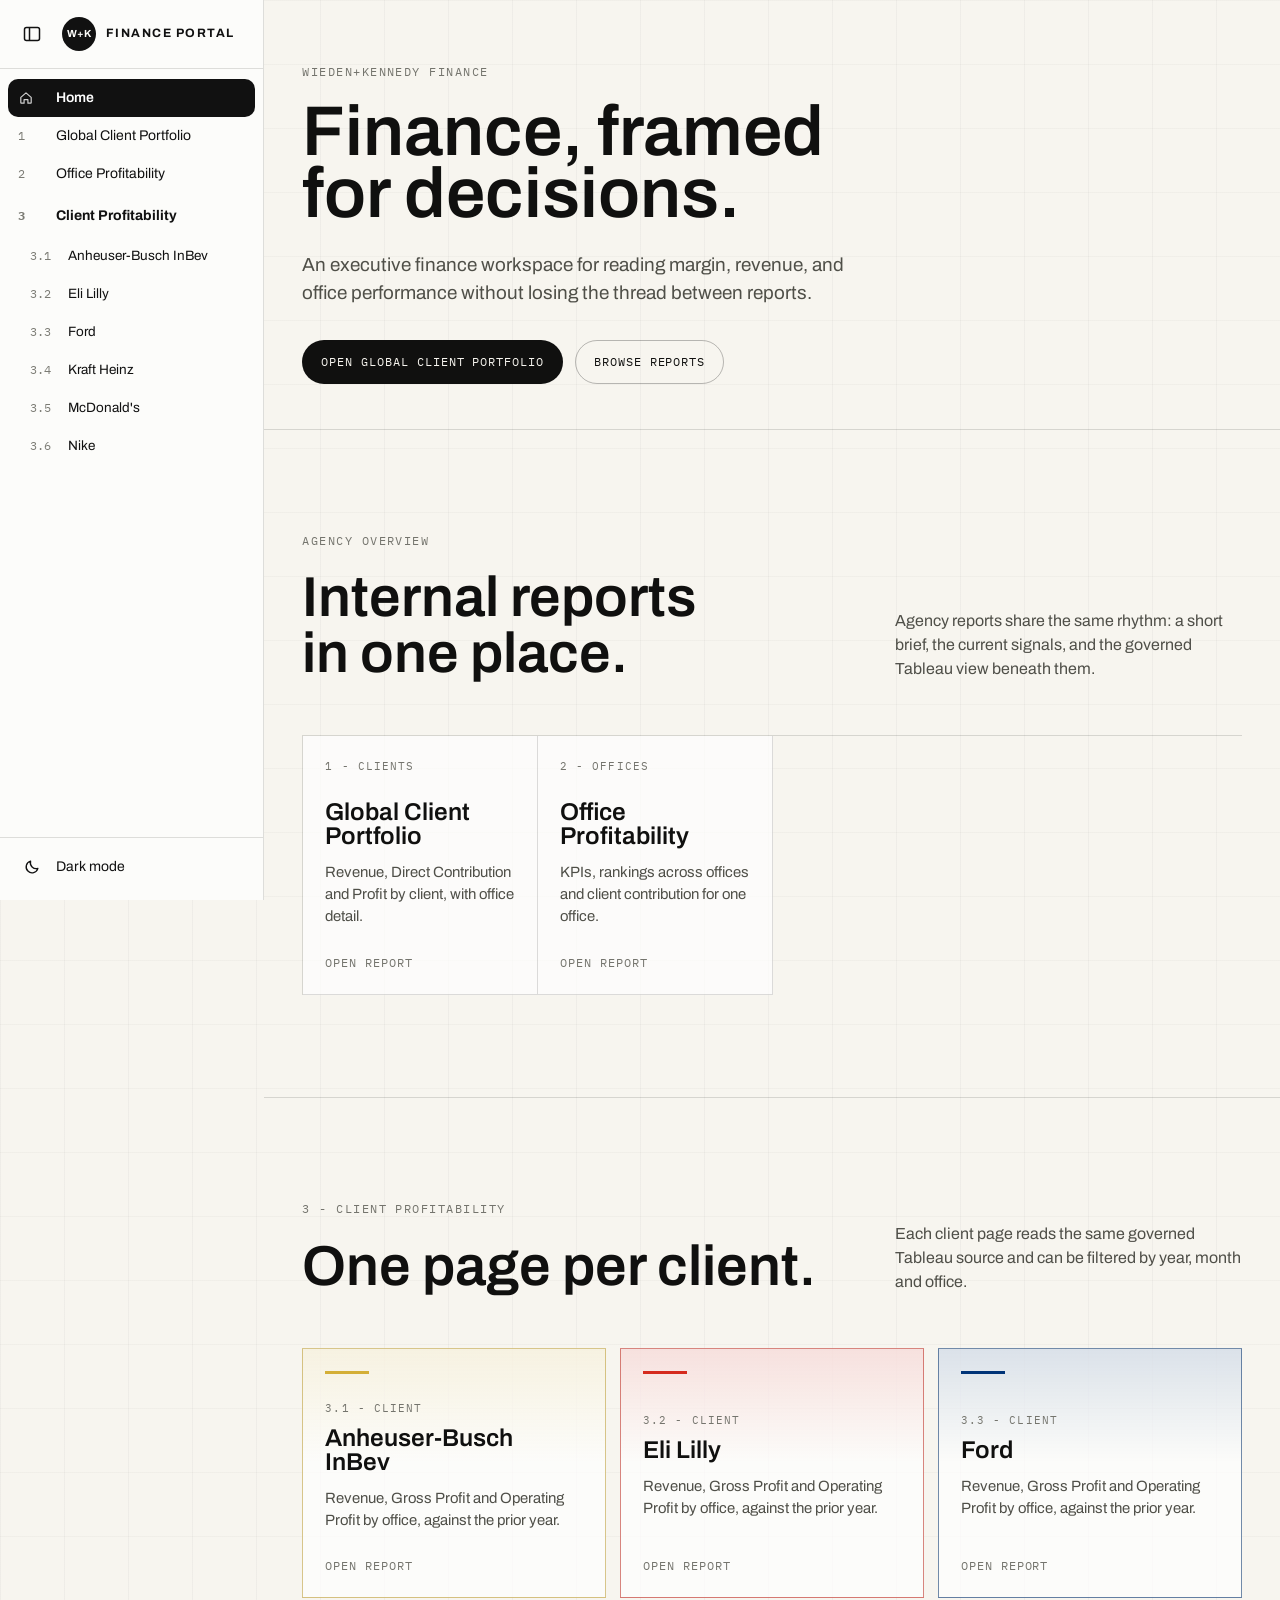
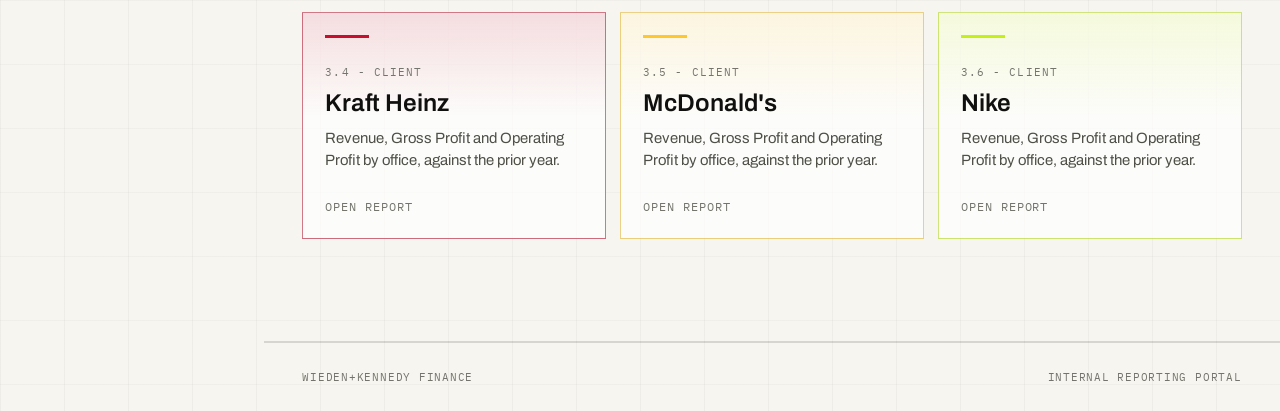
<file: index.html>
<!DOCTYPE html>
<html lang="en" data-theme="dark">
<head>
  <meta charset="UTF-8">
  <meta name="viewport" content="width=device-width, initial-scale=1.0">
  <meta name="robots" content="noindex, nofollow">
  <meta name="description" content="Wieden+Kennedy finance reporting portal for executives.">
  <meta property="og:title" content="Wieden+Kennedy Finance Portal">
  <meta property="og:description" content="Executive finance reports from Tableau in one place.">
  <meta property="og:type" content="website">
  <title>Wieden+Kennedy Finance Portal</title>
  <link rel="icon" href="data:image/svg+xml,%3Csvg xmlns='http://www.w3.org/2000/svg' viewBox='0 0 64 64'%3E%3Crect width='64' height='64' rx='32' fill='%23080808'/%3E%3Ctext x='50%25' y='54%25' text-anchor='middle' font-size='18' font-family='Arial' font-weight='700' fill='white'%3EW%2BK%3C/text%3E%3C/svg%3E">
  <link rel="preconnect" href="https://fonts.googleapis.com">
  <link rel="preconnect" href="https://fonts.gstatic.com" crossorigin>
  <link href="https://fonts.googleapis.com/css2?family=Archivo:wght@400;500;600;700;800&family=IBM+Plex+Mono:wght@400;500;600&display=swap" rel="stylesheet">
  <link rel="stylesheet" href="assets/styles.css">
  <link rel="stylesheet" href="assets/portal-shell.css">
  <script src="assets/portal-shell.js"></script>
  <script src="assets/app.js" defer></script>
  <style>
    /* Client tiles keep the client's accent on the border and rule; the title stays in the page ink so it reads in both themes. */
    #client-reports .client-tile .tile-title { color: var(--ink); text-transform: none; }
    #client-reports .client-grid { grid-template-columns: repeat(3, minmax(0, 1fr)); }
    #client-reports .tile-kicker { display: block; margin-bottom: 10px; }
    @media (max-width: 980px) { #client-reports .client-grid { grid-template-columns: repeat(2, minmax(0, 1fr)); } }
    @media (max-width: 640px) { #client-reports .client-grid { grid-template-columns: 1fr; } }
  </style>
</head>
<body>
  <a class="skip-link" href="#main">Skip to reports</a>
  <main id="main">
    <header class="home-hero">
      <div class="container home-hero__grid">
        <div data-reveal>
          <p class="eyebrow">Wieden+Kennedy Finance</p>
          <h1>Finance, framed for decisions.</h1>
          <p class="home-hero__copy">An executive finance workspace for reading margin, revenue, and office performance without losing the thread between reports.</p>
          <div class="hero-actions">
            <a class="button button--solid" href="global-client-portfolio.html">Open Global Client Portfolio</a>
            <a class="button" href="#agency-reports">Browse reports</a>
          </div>
        </div>
      </div>
    </header>

    <section class="section" id="agency-reports">
      <div class="container">
        <div class="section__head" data-reveal>
          <div>
            <p class="eyebrow">Agency overview</p>
            <h2 class="section__title">Internal reports in one place.</h2>
          </div>
          <p class="section__copy">Agency reports share the same rhythm: a short brief, the current signals, and the governed Tableau view beneath them.</p>
        </div>

        <div class="report-grid" data-reveal>
          <a class="report-tile" href="global-client-portfolio.html">
            <span class="tile-kicker">1 - Clients</span>
            <div>
              <h3 class="tile-title">Global Client Portfolio</h3>
              <p class="tile-copy">Revenue, Direct Contribution and Profit by client, with office detail.</p>
            </div>
            <span class="tile-arrow">Open report</span>
          </a>
          <a class="report-tile" href="office-profitability.html">
            <span class="tile-kicker">2 - Offices</span>
            <div>
              <h3 class="tile-title">Office Profitability</h3>
              <p class="tile-copy">KPIs, rankings across offices and client contribution for one office.</p>
            </div>
            <span class="tile-arrow">Open report</span>
          </a>
        </div>
      </div>
    </section>

    <section class="section" id="client-reports">
      <div class="container">
        <div class="section__head" data-reveal>
          <div>
            <p class="eyebrow">3 - Client profitability</p>
            <h2 class="section__title">One page per client.</h2>
          </div>
          <p class="section__copy">Each client page reads the same governed Tableau source and can be filtered by year, month and office.</p>
        </div>

        <div class="client-grid" data-reveal>
          <a class="client-tile" href="anheuser-busch-inbev.html" style="--accent: #D4AF37; --accent-rgb: 212, 175, 55;">
            <span class="client-tile__rule"></span>
            <div>
              <span class="tile-kicker">3.1 - Client</span>
              <h3 class="tile-title">Anheuser-Busch InBev</h3>
              <p class="tile-copy">Revenue, Gross Profit and Operating Profit by office, against the prior year.</p>
            </div>
            <span class="tile-arrow">Open report</span>
          </a>
          <a class="client-tile" href="eli-lilly.html" style="--accent: #D52B1E; --accent-rgb: 213, 43, 30;">
            <span class="client-tile__rule"></span>
            <div>
              <span class="tile-kicker">3.2 - Client</span>
              <h3 class="tile-title">Eli Lilly</h3>
              <p class="tile-copy">Revenue, Gross Profit and Operating Profit by office, against the prior year.</p>
            </div>
            <span class="tile-arrow">Open report</span>
          </a>
          <a class="client-tile" href="ford.html" style="--accent: #003478; --accent-rgb: 0, 52, 120;">
            <span class="client-tile__rule"></span>
            <div>
              <span class="tile-kicker">3.3 - Client</span>
              <h3 class="tile-title">Ford</h3>
              <p class="tile-copy">Revenue, Gross Profit and Operating Profit by office, against the prior year.</p>
            </div>
            <span class="tile-arrow">Open report</span>
          </a>
          <a class="client-tile" href="kraft-heinz.html" style="--accent: #C8102E; --accent-rgb: 200, 16, 46;">
            <span class="client-tile__rule"></span>
            <div>
              <span class="tile-kicker">3.4 - Client</span>
              <h3 class="tile-title">Kraft Heinz</h3>
              <p class="tile-copy">Revenue, Gross Profit and Operating Profit by office, against the prior year.</p>
            </div>
            <span class="tile-arrow">Open report</span>
          </a>
          <a class="client-tile" href="mcdonalds.html" style="--accent: #FFC72C; --accent-rgb: 255, 199, 44;">
            <span class="client-tile__rule"></span>
            <div>
              <span class="tile-kicker">3.5 - Client</span>
              <h3 class="tile-title">McDonald's</h3>
              <p class="tile-copy">Revenue, Gross Profit and Operating Profit by office, against the prior year.</p>
            </div>
            <span class="tile-arrow">Open report</span>
          </a>
          <a class="client-tile" href="nike.html" style="--accent: #C5F015; --accent-rgb: 197, 240, 21;">
            <span class="client-tile__rule"></span>
            <div>
              <span class="tile-kicker">3.6 - Client</span>
              <h3 class="tile-title">Nike</h3>
              <p class="tile-copy">Revenue, Gross Profit and Operating Profit by office, against the prior year.</p>
            </div>
            <span class="tile-arrow">Open report</span>
          </a>
        </div>
      </div>
    </section>

  </main>

  <footer class="footer">
    <div class="container footer__inner">
      <span>Wieden+Kennedy Finance</span>
      <span>Internal reporting portal</span>
    </div>
  </footer>
</body>
</html>
</file>
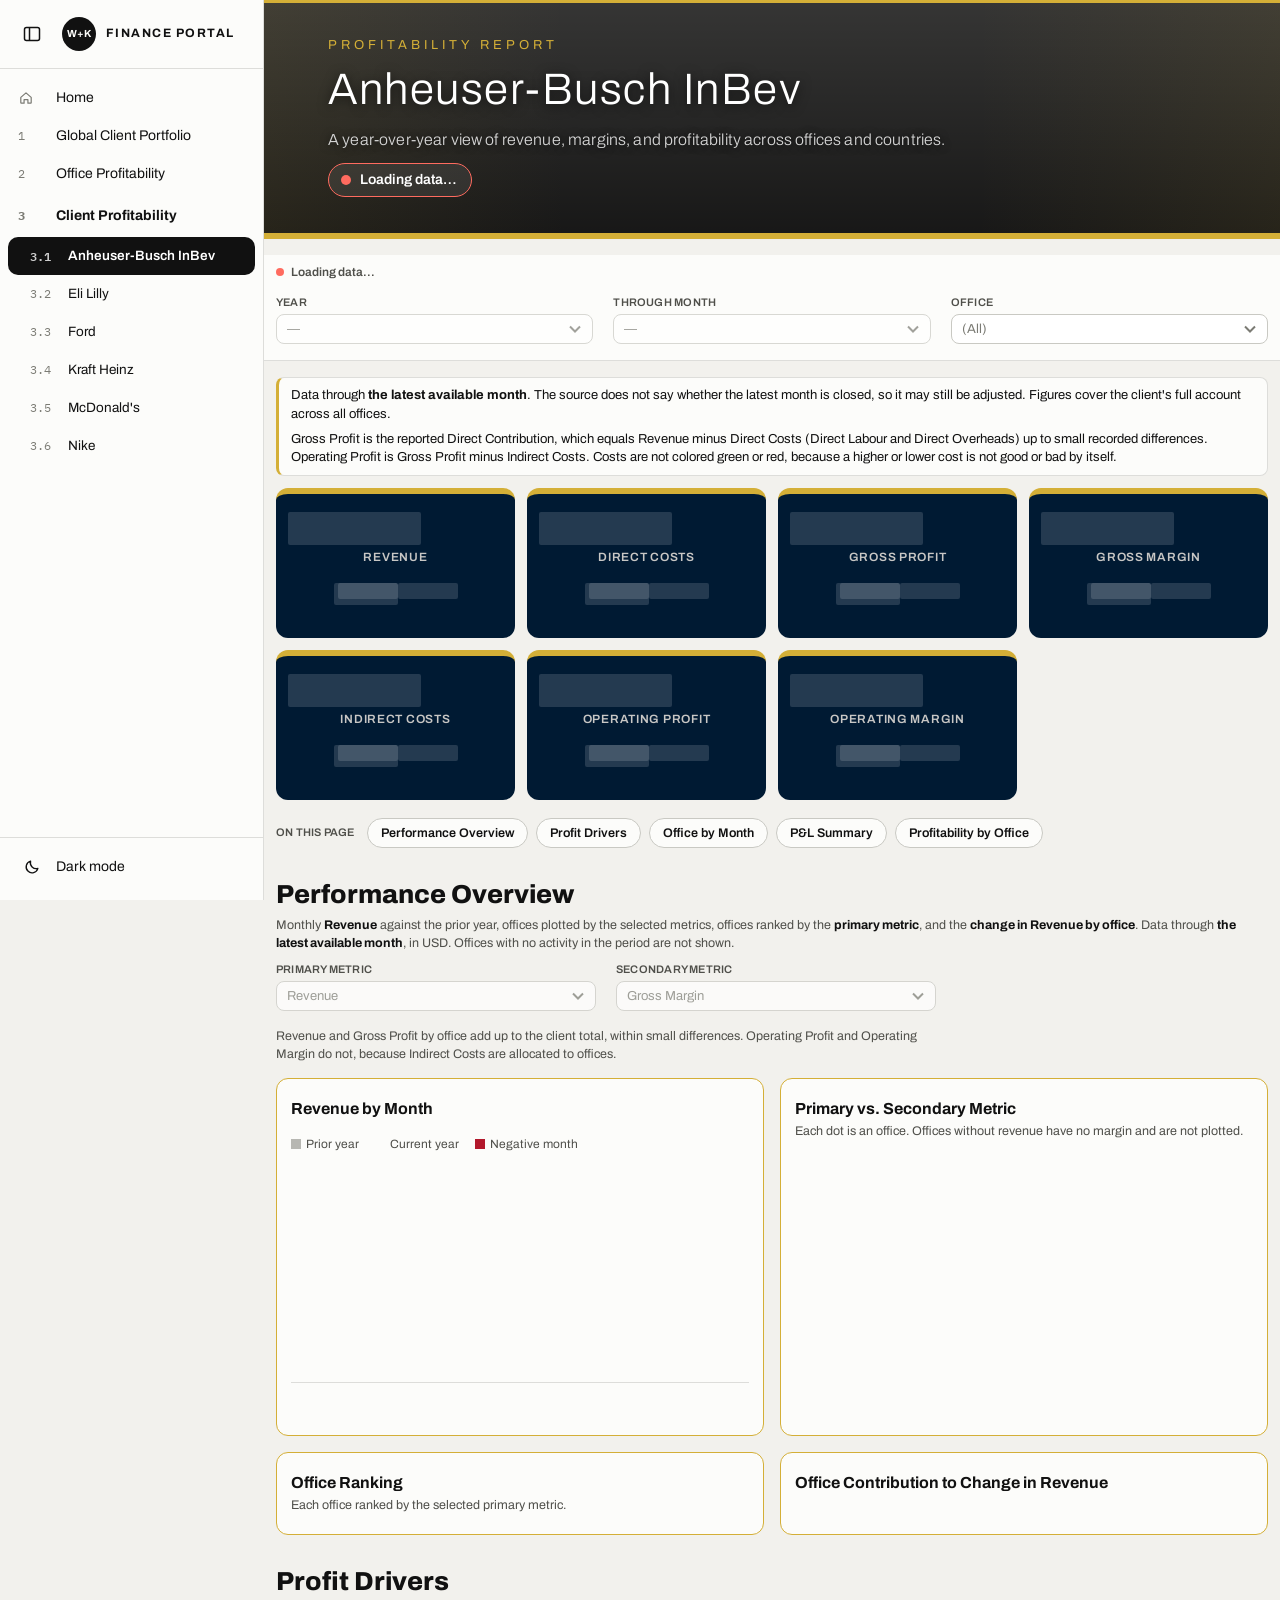
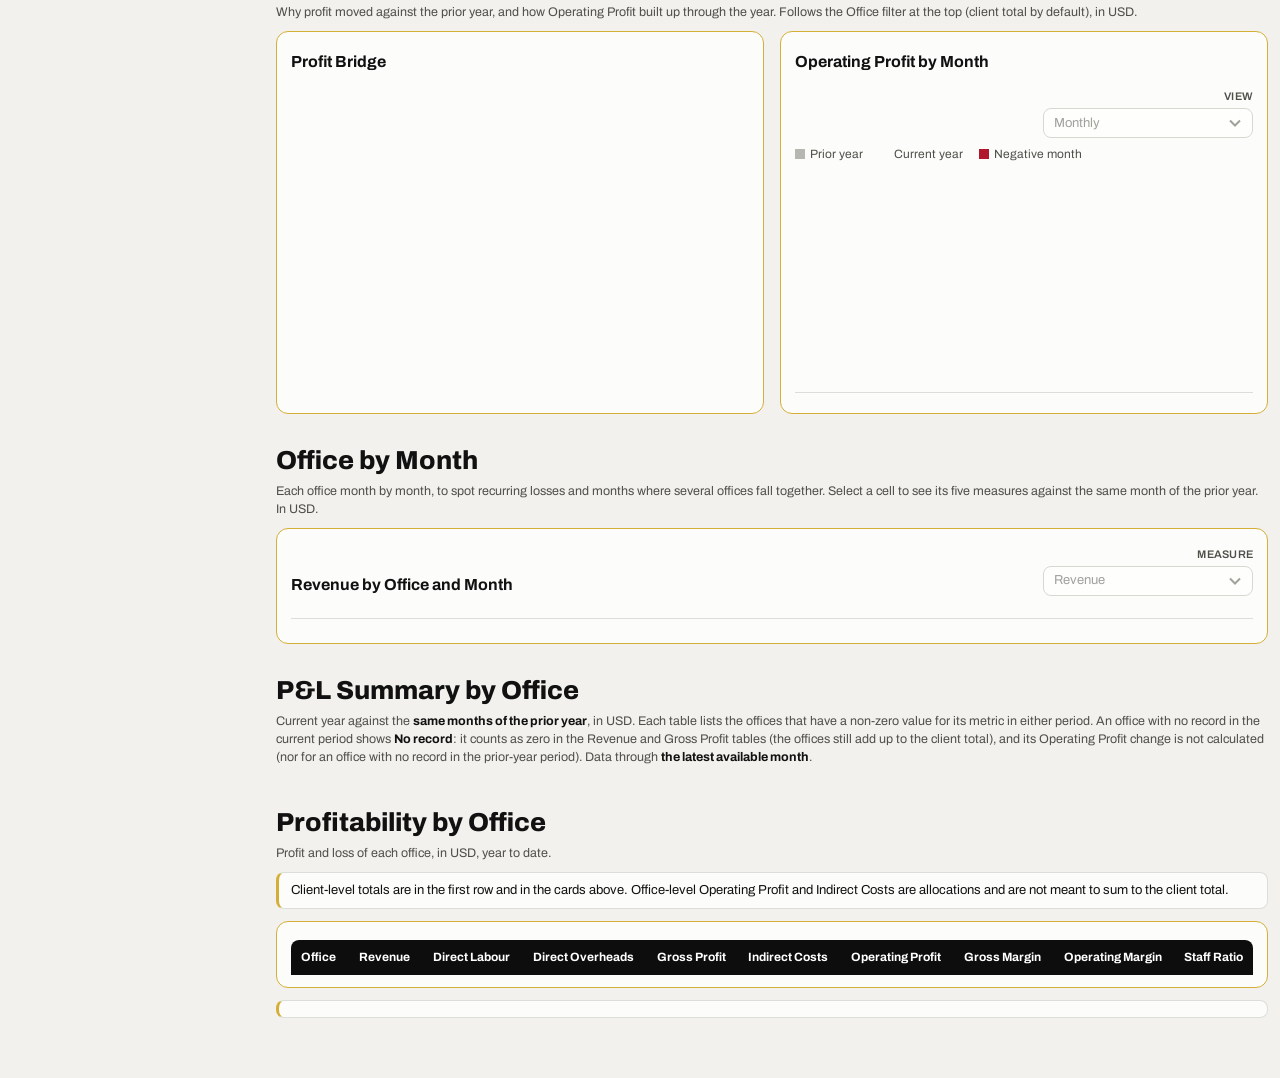
<file: anheuser-busch-inbev.html>
<!DOCTYPE html>
<html lang="en">
<head>
<meta charset="UTF-8">
<meta name="viewport" content="width=device-width, initial-scale=1.0">
<meta name="robots" content="noindex, nofollow">
<title>Anheuser-Busch InBev Profitability</title>
<link rel="icon" href="data:image/svg+xml,%3Csvg xmlns='http://www.w3.org/2000/svg' viewBox='0 0 64 64'%3E%3Crect width='64' height='64' rx='32' fill='%23080808'/%3E%3Ctext x='50%25' y='54%25' text-anchor='middle' font-size='18' font-family='Arial' font-weight='700' fill='white'%3EW%2BK%3C/text%3E%3C/svg%3E">
<link rel="stylesheet" href="assets/portal-shell.css">
<link rel="stylesheet" href="assets/report-theme.css">
<script src="assets/portal-shell.js"></script>
<link rel="preconnect" href="https://fonts.googleapis.com">
<link href="https://fonts.googleapis.com/css2?family=Archivo:wght@400;500;600;700;800&family=IBM+Plex+Mono:wght@400;500;600&display=swap" rel="stylesheet">
<script>
  // CLIENT CONFIG: the only block to edit when cloning this page for another client.
  //   key    = the client's exact name in the data (ReportingClient)
  //   name   = the name shown on the page
  //   brand  = the client's primary (dark) color, used for the header band and the KPI cards
  //   accent = the client's accent color, used for the header strip, the KPI card strip and the panel borders
  //   mark   = (optional) fill of the ranking bars; defaults to accent
  //   dot    = (optional) fill of the scatter dots; defaults to accent
  //   label  = (optional) color of the small label in the header; defaults to accent
  //   image  = (optional) background photo of the top banner; tint = its overlay color as "r, g, b" (default black);
  //   shade  = the overlay opacity at the top and at the bottom of the banner (default [0.75, 0.92]);
  //   rule   = (optional) color of the banner's bottom border; defaults to accent
  window.CLIENT = { key: "Anheuser-Busch InBev", name: "Anheuser-Busch InBev", brand: "#001A33", accent: "#D4AF37", image: "https://images.unsplash.com/photo-1608270586620-248524c67de9?w=1600", tint: "0, 0, 0", shade: [0.78, 0.9] };
  document.title = window.CLIENT.name + " Profitability";
  document.documentElement.style.setProperty("--brand", window.CLIENT.brand);
  document.documentElement.style.setProperty("--accent", window.CLIENT.accent);
  document.documentElement.style.setProperty("--label", window.CLIENT.label || window.CLIENT.accent);
  (() => {
    const c = window.CLIENT, r = document.documentElement.style, t = c.tint || "0, 0, 0", sh = c.shade || [0.75, 0.92];
    if (c.image) r.setProperty("--banner", "linear-gradient(rgba(" + t + ", " + sh[0] + "), rgba(" + t + ", " + sh[1] + ")), url(\"" + c.image + "\") center / cover");
    if (c.rule) r.setProperty("--rule", c.rule);
  })();
</script>
<script type="module" src="https://prod-useast-a.online.tableau.com/javascripts/api/tableau.embedding.3.latest.min.js"></script>
<style>
  :root {
    --bg: #F2F1ED; --panel: #FCFCFA; --card: #F4F4F2; --band: #F8F8F5;
    --ink: #111111; --ink2: #4F4F4A; --ink3: #7B7B74; --line: #DDDDDA; --line2: #C9C9C3;
    --good: #146B3A; --bad: #B2182B; --good-dark: #5DAE74; --bad-dark: #F4A6A0;
    --brand: #001A33; --accent: #D4AF37; --mark: #D4AF37; --label: #D4AF37; --head: #0D0D0D; --c-py: #B7B7B2;
  }
  * { box-sizing: border-box; }
  body { margin: 0; background: var(--bg); color: var(--ink); font-family: "Archivo", system-ui, sans-serif; font-size: 14px; line-height: 1.45; }
  /* Top banner: the client's photo under a dark overlay, with the accent as top and bottom rule. */
  .shell { position: relative; overflow: hidden; background: var(--banner, var(--brand)); color: #fff; text-align: left; padding: clamp(22px, 3vw, 36px) clamp(24px, 5vw, 64px); border-top: 3px solid var(--accent); border-bottom: 6px solid var(--rule, var(--accent)); }
  .shell::before { content: ""; position: absolute; inset: 0; pointer-events: none; background: linear-gradient(90deg, color-mix(in srgb, var(--accent) 8%, transparent), transparent 30%, transparent 70%, color-mix(in srgb, var(--accent) 8%, transparent)); }
  .shell > * { position: relative; }
  .shell .brand-label { margin: 0 0 clamp(10px, 1.3vw, 14px); font-size: clamp(11px, 1.2vw, 13px); font-weight: 400; line-height: 1; letter-spacing: clamp(2px, 0.35vw, 4px); text-transform: uppercase; color: var(--label); }
  .shell h1 { margin: 0 0 clamp(10px, 1.4vw, 14px); font-size: clamp(30px, 4vw, 44px); font-weight: 300; line-height: 1.08; letter-spacing: clamp(0.5px, 0.12vw, 1.5px); text-shadow: 0 2px 12px rgba(0, 0, 0, .65); }
  .shell .shell-desc { max-width: 900px; margin: 0; color: #D5D5D5; font-size: clamp(14px, 1.5vw, 16px); font-weight: 300; line-height: 1.45; letter-spacing: .15px; text-shadow: 0 1px 8px rgba(0, 0, 0, .75); }
  .sync { display: inline-flex; align-items: center; gap: 9px; margin-top: 12px; padding: 6px 14px 6px 12px; border: 1px solid rgba(255,255,255,.28); border-radius: 999px; background: rgba(255,255,255,.08); font-weight: 600; font-size: 14px; color: #FFFFFF; cursor: default; }
  .sync .dot { width: 10px; height: 10px; border-radius: 50%; background: #A6A6A0; flex: none; }
  .sync.loading .dot, .sync.updating .dot, .sync.signin .dot, .sync.cached .dot { background: #FF6B5F; animation: pulse .8s ease-in-out infinite; }
  .sync.loading, .sync.updating, .sync.signin, .sync.cached { border-color: #FF6B5F; }
  #signin { display: flex; align-items: center; flex-wrap: wrap; gap: 12px 16px; margin-top: 12px; font-size: 14px; color: #E7E8E6; }
  #signin[hidden] { display: none; }
  #signin button { font: inherit; font-weight: 700; padding: 8px 16px; background: #FFFFFF; color: #111111; border: 0; border-radius: 3px; cursor: pointer; }
  #signin button:focus-visible { outline: 2px solid #FFFFFF; outline-offset: 2px; }
  .sync.ready .dot { background: #4ADE80; }
  .sync.error .dot { background: #FF6B5F; }
  .sync.error { color: #FF6B5F; }
  @keyframes pulse { 0%, 100% { opacity: 1; } 50% { opacity: .25; } }

  body.is-loading .kpi .v, body.is-loading .kpi .row span { color: transparent !important; background: rgba(255,255,255,.14); border-radius: 2px; }
  body.is-loading .kpi .v { width: 62%; }
  body.is-loading .kpi .row span { min-width: 60px; min-height: 16px; display: inline-block; }
  body.is-updating .kpis { opacity: .45; transition: opacity .15s; }
  main { max-width: 1480px; margin: 0 auto; padding: 0 0 48px; }

  .controls { display: grid; grid-template-columns: repeat(2, minmax(0, 320px)); gap: 20px; padding: 0 12px; margin: 0 0 14px; }
  .controls.one { grid-template-columns: minmax(0, 260px); padding: 0; margin: 0; }
  .controls .hint { grid-column: 1 / -1; margin: -4px 0 0; font-size: 12.5px; color: var(--ink2); }
  .controls label { display: block; font-size: 11px; font-weight: 600; text-transform: uppercase; color: var(--ink2); margin-bottom: 3px; letter-spacing: .02em; }
  .controls { --chev: url("data:image/svg+xml,%3Csvg xmlns='http://www.w3.org/2000/svg' viewBox='0 0 12 8'%3E%3Cpath d='M1 1.5l5 5 5-5' fill='none' stroke='%23111111' stroke-width='2'/%3E%3C/svg%3E"); --chev-off: url("data:image/svg+xml,%3Csvg xmlns='http://www.w3.org/2000/svg' viewBox='0 0 12 8'%3E%3Cpath d='M1 1.5l5 5 5-5' fill='none' stroke='%237B7B74' stroke-width='2'/%3E%3C/svg%3E"); }
  .controls select { width: 100%; min-height: 30px; font: inherit; font-size: 13px; padding: 4px 26px 4px 10px; border: 1px solid var(--ink); background: #fff var(--chev) no-repeat right 11px center / 12px 8px; border-radius: 8px; appearance: none; -webkit-appearance: none; }
  .controls select:disabled { color: var(--ink3); border-color: var(--line2); background-image: var(--chev-off); }
  .controls select:focus-visible { outline: 2px solid var(--ink); outline-offset: 2px; }
  .empty-state { margin: 12px 12px 0; padding: 16px; background: var(--panel); border: 1px solid var(--line); border-radius: 10px; color: var(--ink2); }
  .warn { margin: 12px 12px 0; padding: 10px 14px; background: #FFF6E5; border: 1px solid #E8C877; border-radius: 8px; color: #5A4300; font-size: 13px; }
  .warn[hidden], .empty-state[hidden] { display: none; }

  .pl-note { font-size: 13px; color: var(--ink); margin: 0 12px 12px; padding: 8px 12px; border: 1px solid var(--line); border-left: 3px solid var(--accent); border-radius: 8px; background: var(--panel); }
  .pl-note.kpi-intro { margin: 16px 12px 12px; }
  .pl-note p { margin: 0 0 6px; }
  .pl-note p:last-child { margin: 0; }
  .period { display: inline-flex; align-items: center; flex-wrap: wrap; gap: 6px 10px; margin: 0 0 8px; padding: 7px 14px; border: 1px solid var(--line2); border-radius: 999px; background: var(--panel); font-size: 14px; }
  .period[hidden] { display: none; }
  .period .mode { font-weight: 800; letter-spacing: .06em; text-transform: uppercase; font-size: 12px; background: var(--brand); color: #fff; padding: 3px 9px; border-radius: 999px; }
  .period .vs { color: var(--ink3); }

  .kpis { display: grid; grid-template-columns: repeat(7, 1fr); gap: 12px; padding: 0 12px; }
  .kpi { background: var(--brand); color: #fff; padding: 18px 12px 14px; min-height: 150px; border-top: 6px solid var(--accent); border-radius: 12px; text-align: center; }
  .kpi .v { font-size: 30px; font-weight: 800; line-height: 1.1; margin: 0 0 4px; letter-spacing: -.01em; }
  .kpi .k { font-size: 12px; font-weight: 600; letter-spacing: .06em; text-transform: uppercase; color: #C8C7C5; }
  .kpi .row { margin-top: 14px; font-size: 13px; }
  .kpi .py small { font-size: 12px; font-weight: 500; margin-right: 4px; color: #C8C7C5; }
  .kpi .py span { font-weight: 700; }
  .kpi .delta { display: block; margin-top: 2px; font-size: 20px; font-weight: 800; line-height: 1.2; }
  .kpi .delta.word { font-size: 16px; }
  .delta.pos { color: var(--good-dark); } .delta.neg { color: var(--bad-dark); }
  .delta.na, .delta.neu { color: #C8C7C5; }

  h2.sec { font-size: 26px; font-weight: 800; margin: 28px 12px 2px; scroll-margin-top: calc(var(--nav-h, 0px) + var(--filt-h, 100px) + 8px); }
  .jump { display: flex; flex-wrap: wrap; align-items: center; gap: 8px; margin: 18px 12px 0; }
  .jump span { font-size: 11px; font-weight: 600; text-transform: uppercase; letter-spacing: .02em; color: var(--ink2); margin-right: 4px; }
  .jump a { font-size: 12.5px; font-weight: 600; color: var(--ink); text-decoration: none; padding: 5px 13px; border: 1px solid var(--line2); border-radius: 999px; background: var(--panel); }
  .jump a:hover { border-color: var(--ink); }
  .jump a:focus-visible { outline: 2px solid var(--ink); outline-offset: 2px; }
  .h2sub { font-size: 12.5px; color: var(--ink2); margin: 0 12px 10px; }
  .h2sub b { color: var(--ink); }
  .panel { background: var(--panel); border: 1px solid var(--accent); border-radius: 12px; padding: 18px 14px 12px; min-width: 0; }
  .panel h3 { font-size: 16px; margin: 0; font-weight: 700; }
  .panel .sub { font-size: 12.5px; color: var(--ink2); margin: 2px 0 8px; }
  body.is-updating .charts, body.is-updating .trend, body.is-updating .sums, body.is-updating .pl, body.is-updating .contrib, body.is-updating .mxwrap { opacity: .45; transition: opacity .15s; }
  .charts { display: grid; grid-template-columns: repeat(2, 1fr); gap: 16px; padding: 0 12px; }

  .rank-row { display: grid; grid-template-columns: 130px 1fr; align-items: center; gap: 10px; padding: 4px 0; font-size: 13px; }
  .rank-row .nm { white-space: nowrap; overflow: hidden; text-overflow: ellipsis; color: var(--ink); }
  .rank-row .bar-cell { display: grid; grid-template-columns: 1fr 92px; align-items: center; gap: 8px; min-width: 0; }
  .rank-row .track { position: relative; height: 18px; }
  .rank-row .track.has-neg::before { content: ""; position: absolute; left: var(--zero); top: -3px; bottom: -3px; width: 1px; background: var(--line2); }
  .rank-row .bar { position: absolute; top: 0; height: 18px; background: var(--mark); border: 1px solid var(--brand); min-width: 2px; }
  .rank-row .bar.neg { background: var(--bad); border-color: var(--bad); opacity: .6; }
  .rank-row .val { font-size: 12.5px; font-weight: 700; font-variant-numeric: tabular-nums; color: var(--ink); white-space: nowrap; }
  .contrib { margin: 0; }
  .contrib-head { display: flex; align-items: flex-end; justify-content: space-between; flex-wrap: wrap; gap: 8px 20px; margin-bottom: 8px; }
  .contrib .rank-row .bar.pos { background: var(--good); border-color: var(--good); opacity: .55; }
  .contrib .rank-row .bar.neg { background: var(--bad); border-color: var(--bad); opacity: .55; }
  .contrib .rank-row.sep .bar { opacity: 1; }
  .contrib .rank-row.sep { border-top: 1px solid var(--line2); margin-top: 6px; padding-top: 8px; font-weight: 700; }
  .contrib .rank-row .bar-cell { grid-template-columns: 1fr 110px; }
  .legend { display: flex; gap: 16px; font-size: 12px; color: var(--ink2); margin-bottom: 4px; }
  .legend i { display: inline-block; width: 10px; height: 10px; margin-right: 5px; vertical-align: -1px; }
  #trend { width: 100%; height: auto; display: block; }
  #trend .bar { cursor: default; }
  #trend .bar:hover { opacity: .8; }
  .trend-sum { margin-top: 10px; padding-top: 8px; border-top: 1px solid var(--line); font-size: 12.5px; color: var(--ink2); }
  .trend-sum p { margin: 0 0 4px; }
  .trend-sum b { color: var(--ink); }
  .recon { margin: 8px 0 4px; font-size: 12.5px; color: var(--ink2); }
  .chart-box { position: relative; }
  #scatter { width: 100%; height: auto; display: block; }
  #scatter .dot { cursor: default; }
  #scatter .dot:hover { opacity: .8; }
  .chart-tip { position: absolute; pointer-events: none; background: var(--ink); color: #fff; padding: 8px 12px; font-size: 12.5px; line-height: 1.4; white-space: nowrap; box-shadow: 0 2px 8px rgba(0,0,0,.18); z-index: 2; }
  .chart-tip[hidden] { display: none; }
  .chart-tip .t { font-weight: 700; }
  .empty-chart { color: var(--ink3); font-size: 13px; padding: 24px 0; }

  .sums { display: grid; grid-template-columns: repeat(3, 1fr); gap: 16px; padding: 0 12px; }
  .tbl-wrap { overflow-x: auto; }
  .tbl { width: 100%; border-collapse: collapse; font-size: 13px; font-variant-numeric: tabular-nums; }
  .tbl th { background: var(--head); color: #fff; font-size: 12px; font-weight: 700; text-align: right; padding: 9px 10px; white-space: nowrap; }
  .tbl th:first-child, .tbl td:first-child { text-align: left; }
  .tbl th:first-child { border-top-left-radius: 8px; } .tbl th:last-child { border-top-right-radius: 8px; }
  .tbl th button { font: inherit; color: inherit; background: none; border: 0; padding: 0; cursor: pointer; }
  .tbl th button:focus-visible { outline: 2px solid #fff; outline-offset: 2px; }
  .tbl th[aria-sort="ascending"] button::after { content: " \25B4"; }
  .tbl th[aria-sort="descending"] button::after { content: " \25BE"; }
  .tbl td { text-align: right; padding: 7px 10px; border-bottom: 1px solid var(--line); white-space: nowrap; }
  .tbl tbody tr:nth-child(even) td { background: var(--band); }
  .tbl tr.total td { font-weight: 700; background: #ECEBE6; border-bottom: 1px solid var(--line2); }
  .tbl tbody tr.total td { background: #ECEBE6; border-top: 1px solid var(--line2); }
  .tbl .pos { color: var(--good); } .tbl .neg { color: var(--bad); } .tbl .na { color: var(--ink3); }
  .pl-block { padding: 0 12px; }

  .panel .controls.one { grid-template-columns: minmax(0, 210px); flex: none; margin-left: auto; text-align: right; }
  .contrib-head > div:first-child { flex: 1 1 260px; min-width: 0; }
  #bridge, #optrend { width: 100%; height: auto; display: block; }
  #bridge .bar:hover, #optrend .bar:hover, #optrend .dot:hover { opacity: .8; }
  .mxwrap { padding: 0 12px; }
  .mx { border-collapse: separate; border-spacing: 2px; font-size: 12.5px; font-variant-numeric: tabular-nums; width: 100%; }
  .mx th { font-size: 12px; font-weight: 700; color: var(--ink2); text-align: center; padding: 4px 4px 6px; white-space: nowrap; }
  .mx th:first-child, .mx td:first-child { text-align: left; padding-right: 14px; white-space: nowrap; }
  .mx td { padding: 0; text-align: center; }
  .mx td.ytd, .mx th.ytd { border-left: 1px solid var(--line2); padding-left: 4px; }
  .mx td.nm { font-size: 13px; }
  .mx tr.total td.nm, .mx tr.total button.c { font-weight: 700; }
  .mx tr.total td { border-bottom: 1px solid var(--line2); padding-bottom: 4px; }
  .mx button.c { display: block; width: 100%; min-width: 58px; font: inherit; font-size: 12.5px; padding: 8px 4px; color: var(--ink); background: transparent; border: 1px solid transparent; border-radius: 4px; cursor: pointer; }
  .mx button.c:hover { border-color: var(--ink); }
  .mx button.c:focus-visible { outline: 2px solid var(--ink); outline-offset: 1px; }
  .mx button.c.sel { outline: 2px solid var(--ink); outline-offset: -2px; }
  .mx button.c.nr { color: var(--ink3); }
  .mx-notes { margin: 10px 0 0; font-size: 12.5px; color: var(--ink2); }
  .mx-notes p { margin: 0 0 4px; }
  .mx-detail { margin-top: 14px; padding-top: 12px; border-top: 1px solid var(--line); }
  .mx-detail h4 { margin: 0 0 8px; font-size: 14px; }
  .mx-detail .hint { margin: 0; font-size: 12.5px; color: var(--ink3); }
  .mx-detail .tbl-wrap { max-width: 640px; }
  .controls.filters { position: sticky; top: var(--nav-h, 0px); z-index: 190; grid-template-columns: repeat(3, minmax(0, 1fr)); gap: 20px; margin: 16px 0 0; padding: 40px 12px 16px; border-bottom: 1px solid var(--line); background: var(--panel); }
  .fhint { margin: 10px 12px 0; font-size: 12.5px; color: var(--ink2); }
  .sync-mini { position: absolute; left: 12px; top: 10px; line-height: 1.2; display: none; align-items: center; gap: 7px; max-width: calc(100% - 24px); font-size: 12px; font-weight: 600; color: var(--ink2); white-space: nowrap; overflow: hidden; text-overflow: ellipsis; }
  body.sync-hidden .sync-mini { display: flex; }
  .sync-mini .dot { width: 8px; height: 8px; border-radius: 50%; background: #A6A6A0; flex: none; }
  .sync-mini.loading .dot, .sync-mini.updating .dot, .sync-mini.signin .dot, .sync-mini.cached .dot { background: #FF6B5F; animation: pulse .8s ease-in-out infinite; }
  .sync-mini.ready .dot { background: #4ADE80; }
  .sync-mini.error { color: var(--bad); }
  .sync-mini.error .dot { background: var(--bad); }
  .combo { position: relative; }
  .combo-btn { width: 100%; min-height: 30px; font: inherit; font-size: 13px; color: var(--ink); text-align: left; white-space: nowrap; overflow: hidden; text-overflow: ellipsis; padding: 4px 26px 4px 10px; border: 1px solid var(--ink); background: #fff var(--chev) no-repeat right 11px center / 12px 8px; border-radius: 8px; cursor: pointer; }
  .combo-btn:disabled { color: var(--ink3); border-color: var(--line2); background-image: var(--chev-off); cursor: default; }
  .combo-btn:focus-visible, .combo-search:focus-visible { outline: 2px solid var(--ink); outline-offset: 2px; }
  .combo-panel { position: absolute; z-index: 150; left: 0; right: 0; top: 100%; margin-top: 2px; background: #fff; border: 1px solid var(--ink); border-radius: 8px; overflow: hidden; box-shadow: 0 2px 8px rgba(0,0,0,.18); }
  .combo-panel[hidden] { display: none; }
  .combo-search { display: block; width: 100%; padding: 6px 10px; font: inherit; font-size: 13px; background: #fff; border: 0; border-bottom: 1px solid var(--line2); border-radius: 0; }
  .combo-list { list-style: none; margin: 0; padding: 0; max-height: 260px; overflow-y: auto; }
  .combo-list li { padding: 5px 10px; font-size: 13px; cursor: pointer; }
  .combo-list li.active { background: #E7E8E6; }
  .combo-list li[aria-selected="true"] { font-weight: 700; }
  .combo-list li.none { color: var(--ink3); cursor: default; }
  .combo-list li::before { content: ""; display: inline-block; box-sizing: border-box; width: 17px; height: 17px; margin-right: 8px; vertical-align: -3px; border: 1.5px solid var(--ink); background: #fff no-repeat center / 13px 13px; }
  .combo-list li[aria-selected="true"]::before { background-image: url("data:image/svg+xml,%3Csvg xmlns='http://www.w3.org/2000/svg' viewBox='0 0 12 12'%3E%3Cpath d='M2 6.5l3 3 5-7' fill='none' stroke='%23111111' stroke-width='1.2'/%3E%3C/svg%3E"); }
  .combo-list li.none::before { display: none; }
  .rank-row.hl { background: color-mix(in srgb, var(--accent) 22%, transparent); border-radius: 4px; }
  .rank-row.hl .nm { font-weight: 700; }
  .tbl tbody tr.hl td { background: color-mix(in srgb, var(--accent) 22%, #fff); font-weight: 600; }
  .mx tr.hl td.nm { background: color-mix(in srgb, var(--accent) 22%, #fff); font-weight: 700; border-radius: 4px; }

  .status { font-size: 12px; color: var(--ink3); margin: 14px 12px 0; }
  .status.err { color: var(--bad); font-weight: 600; }
  .source { margin: 16px 0 0; }
  /* Kept laid out off-screen (not display:none) so the embed still loads; revealed when sign-in is needed or with ?source in the address. */
  .source.is-hidden { position: absolute; left: -10000px; top: 0; width: 1100px; height: 480px; overflow: hidden; margin: 0; }
  .source h2 { font-size: 18px; font-weight: 800; margin: 0 12px 2px; }
  .source tableau-viz { display: block; }
  .source .note { font-size: 12.5px; color: var(--ink2); margin: 0 12px 8px; }

  @media (max-width: 1280px) { .kpis { grid-template-columns: repeat(4, 1fr); } .sums { grid-template-columns: 1fr; } }
  @media (max-width: 900px) {
    .controls, .controls.filters { grid-template-columns: 1fr 1fr; }
    .kpis { grid-template-columns: 1fr 1fr; }
    .charts { grid-template-columns: 1fr; }
    h2.sec { font-size: 22px; }
  }
</style>
</head>
<body class="is-loading client-report">
<div class="shell">
  <div class="brand-label">Profitability Report</div>
  <h1 id="client-title">Anheuser-Busch InBev</h1>
  <p class="shell-desc">A year-over-year view of revenue, margins, and profitability across offices and countries.</p>
  <div class="sync loading" id="sync" role="status" aria-live="polite"><span class="dot"></span><span id="sync-text">Loading data…</span></div>
  <div class="signin" id="signin" hidden>
    <span>Tableau needs you to sign in before the report can load. The sign-in box is just below.</span>
    <button type="button" id="signin-btn">Sign in below ↓</button>
  </div>
</div>
<main>
  <section class="source is-hidden" id="source" aria-hidden="true">
    <h2 id="source-title">Sign in to Tableau</h2>
    <p class="note" id="source-note">Use the box below to sign in and load the report. This box disappears once the data loads.</p>
    <tableau-viz id="viz"
      src="https://prod-useast-a.online.tableau.com/t/wk/views/ProfitabilityPortalData/SRC_CPD_ClientParentOfficeMonth"
      width="100%" height="420" toolbar="hidden" hide-tabs iframe-attr-loading="eager">
    </tableau-viz>
  </section>

  <section class="controls filters" aria-label="Filters">
    <div class="sync-mini loading" id="sync-mini" aria-hidden="true"><span class="dot"></span><span id="sync-mini-text">Loading data…</span></div>
    <div><label for="f-year">Year</label><select id="f-year" disabled><option>—</option></select></div>
    <div><label for="f-month">Through month</label><select id="f-month" disabled><option>—</option></select></div>
    <div><label for="f-office">Office</label><select id="f-office" disabled><option>(All)</option></select></div>
  </section>
  <p class="fhint" id="filter-hint"></p>

  <p class="empty-state" id="empty-state" hidden>No data for this client.</p>
  <p class="warn" id="data-warn" hidden>Some data is missing in the source: a measure for some months, or the whole client total for a month. Figures that depend on it are shown as unavailable (—).</p>
  <div class="pl-note kpi-intro">
    <div class="period" id="period-pill" hidden></div>
    <p>Data through <b class="cutoff">the latest available month</b>. The source does not say whether the latest month is closed, so it may still be adjusted. <span id="scope-sentence">Figures cover the client's full account across all offices.</span></p>
    <p>Gross Profit is the reported Direct Contribution, which equals Revenue minus Direct Costs (Direct Labour and Direct Overheads) up to small recorded differences. Operating Profit is Gross Profit minus Indirect Costs. Costs are not colored green or red, because a higher or lower cost is not good or bad by itself.</p>
  </div>

  <section class="kpis">
    <div class="kpi" id="k-rev"><div class="v">—</div><div class="k">Revenue</div><div class="row"><span class="py"><small></small><span></span></span><span class="delta"></span></div></div>
    <div class="kpi" id="k-dcost"><div class="v">—</div><div class="k">Direct Costs</div><div class="row"><span class="py"><small></small><span></span></span><span class="delta"></span></div></div>
    <div class="kpi" id="k-gp"><div class="v">—</div><div class="k">Gross Profit</div><div class="row"><span class="py"><small></small><span></span></span><span class="delta"></span></div></div>
    <div class="kpi" id="k-gm"><div class="v">—</div><div class="k">Gross Margin</div><div class="row"><span class="py"><small></small><span></span></span><span class="delta"></span></div></div>
    <div class="kpi" id="k-ind"><div class="v">—</div><div class="k">Indirect Costs</div><div class="row"><span class="py"><small></small><span></span></span><span class="delta"></span></div></div>
    <div class="kpi" id="k-op"><div class="v">—</div><div class="k">Operating Profit</div><div class="row"><span class="py"><small></small><span></span></span><span class="delta"></span></div></div>
    <div class="kpi" id="k-om"><div class="v">—</div><div class="k">Operating Margin</div><div class="row"><span class="py"><small></small><span></span></span><span class="delta"></span></div></div>
  </section>

  <nav class="jump" aria-label="On this page">
    <span>On this page</span>
    <a href="#overview">Performance Overview</a><a href="#drivers">Profit Drivers</a><a href="#by-month">Office by Month</a><a href="#pl-summary">P&amp;L Summary</a><a href="#profitability">Profitability by Office</a>
  </nav>

  <h2 class="sec" id="overview">Performance Overview</h2>
  <p class="h2sub">Monthly <b>Revenue</b> against the prior year, offices plotted by the selected metrics, offices ranked by the <b>primary metric</b>, and the <b>change in Revenue by office</b>. Data through <b class="cutoff">the latest available month</b>, in USD. Offices with no activity in the period are not shown.</p>
  <section class="controls">
    <div><label for="f-primary">Primary metric</label>
      <select id="f-primary" disabled>
        <option value="rev" selected>Revenue</option><option value="gp">Gross Profit</option><option value="op">Operating Profit</option>
      </select></div>
    <div><label for="f-secondary">Secondary metric</label>
      <select id="f-secondary" disabled>
        <option value="gm" selected>Gross Margin</option><option value="om">Operating Margin</option>
      </select></div>
    <p class="hint">Revenue and Gross Profit by office add up to the client total, within small differences. Operating Profit and Operating Margin do not, because Indirect Costs are allocated to offices.</p>
  </section>
  <section class="charts trend">
    <article class="panel">
      <div class="contrib-head">
        <div>
          <h3 id="trend-title">Revenue by Month</h3>
          <p class="sub" id="trend-sub"></p>
        </div>
      </div>
      <div class="legend"><span><i id="lg-py" style="background:var(--c-py)"></i><span id="lg-py-t">Prior year</span></span><span><i id="lg-cy"></i><span id="lg-cy-t">Current year</span></span><span><i style="background:var(--c-neg)"></i>Negative month</span></div>
      <div class="chart-box">
        <svg id="trend" viewBox="0 0 640 300" role="img" aria-label="Revenue by month, current year against prior year"></svg>
        <div class="chart-tip" id="trend-tip" hidden></div>
      </div>
      <div class="trend-sum" id="trend-sum"></div>
    </article>
    <article class="panel">
      <h3 id="scatter-title">Primary vs. Secondary Metric</h3>
      <p class="sub">Each dot is an office. Offices without revenue have no margin and are not plotted.</p>
      <div class="chart-box">
        <svg id="scatter" viewBox="0 0 600 360" role="img" aria-label="Offices plotted by primary and secondary metric"></svg>
        <div class="chart-tip" id="scatter-tip" hidden></div>
      </div>
    </article>
    <article class="panel">
      <h3 id="rank-title">Office Ranking</h3>
      <p class="sub">Each office ranked by the selected primary metric.</p>
      <div id="ranking"></div>
    </article>
    <article class="panel contrib">
      <div class="contrib-head">
        <div>
          <h3 id="contrib-title">Office Contribution to Change in Revenue</h3>
          <p class="sub" id="contrib-sub"></p>
        </div>
      </div>
      <div id="contrib"></div>
      <p class="recon" id="contrib-recon"></p>
    </article>
  </section>

  <h2 class="sec" id="drivers">Profit Drivers</h2>
  <p class="h2sub">Why profit moved against the prior year, and how Operating Profit built up through the year. Follows the Office filter at the top (client total by default), in USD.</p>
  <section class="charts drivers">
    <article class="panel">
      <div class="contrib-head">
        <div>
          <h3 id="bridge-title">Profit Bridge</h3>
          <p class="sub" id="bridge-sub"></p>
        </div>
      </div>
      <div class="chart-box">
        <svg id="bridge" viewBox="0 0 640 310" role="img" aria-label="Profit bridge from the prior year to the current year"></svg>
        <div class="chart-tip" id="bridge-tip" hidden></div>
      </div>
      <p class="recon" id="bridge-recon"></p>
    </article>
    <article class="panel">
      <div class="contrib-head">
        <div>
          <h3 id="op-title">Operating Profit by Month</h3>
          <p class="sub" id="op-sub"></p>
        </div>
        <div class="controls one"><div><label for="f-opmode">View</label>
          <select id="f-opmode" disabled><option value="month" selected>Monthly</option><option value="cum">Cumulative</option></select></div></div>
      </div>
      <div class="legend"><span><i id="lg2-py" style="background:var(--c-py)"></i><span id="lg2-py-t">Prior year</span></span><span><i id="lg2-cy"></i><span id="lg2-cy-t">Current year</span></span><span id="lg2-neg"><i style="background:var(--c-neg)"></i>Negative month</span></div>
      <div class="chart-box">
        <svg id="optrend" viewBox="0 0 640 300" role="img" aria-label="Operating Profit by month, current year against prior year"></svg>
        <div class="chart-tip" id="op-tip" hidden></div>
      </div>
      <div class="trend-sum" id="opsum"></div>
    </article>
  </section>

  <h2 class="sec" id="by-month">Office by Month</h2>
  <p class="h2sub">Each office month by month, to spot recurring losses and months where several offices fall together. Select a cell to see its five measures against the same month of the prior year. In USD.</p>
  <section class="mxwrap">
    <div class="panel">
      <div class="contrib-head">
        <div>
          <h3 id="mx-title">Revenue by Office and Month</h3>
        </div>
        <div class="controls one"><div><label for="f-matrix">Measure</label>
          <select id="f-matrix" disabled><option value="rev" selected>Revenue</option><option value="gp">Gross Profit</option><option value="op">Operating Profit (allocated)</option></select></div></div>
      </div>
      <div class="tbl-wrap"><table class="mx" id="mx"></table></div>
      <div class="mx-notes" id="mx-notes"></div>
      <div class="mx-detail" id="mx-detail"></div>
    </div>
  </section>

  <h2 class="sec" id="pl-summary">P&amp;L Summary by Office</h2>
  <p class="h2sub">Current year against the <b>same months of the prior year</b>, in USD. Each table lists the offices that have a non-zero value for its metric in either period. An office with no record in the current period shows <b>No record</b>: it counts as zero in the Revenue and Gross Profit tables (the offices still add up to the client total), and its Operating Profit change is not calculated (nor for an office with no record in the prior-year period). Data through <b class="cutoff">the latest available month</b>.</p>
  <section class="sums" id="sums"></section>

  <h2 class="sec" id="profitability">Profitability by Office</h2>
  <p class="h2sub">Profit and loss of each office, in USD, year to date.</p>
  <p class="pl-note">Client-level totals are in the first row and in the cards above. Office-level Operating Profit and Indirect Costs are allocations and are not meant to sum to the client total.</p>
  <div class="pl-block">
    <div class="panel">
      <div class="tbl-wrap">
        <table class="tbl pl" id="pl">
          <thead><tr><th data-k="label"><button type="button">Office</button></th><th data-k="rev"><button type="button">Revenue</button></th><th data-k="dl"><button type="button">Direct Labour</button></th><th data-k="dov"><button type="button">Direct Overheads</button></th><th data-k="gp"><button type="button">Gross Profit</button></th><th data-k="ind"><button type="button">Indirect Costs</button></th><th data-k="op"><button type="button">Operating Profit</button></th><th data-k="gm"><button type="button">Gross Margin</button></th><th data-k="om"><button type="button">Operating Margin</button></th><th data-k="staff" title="Direct Labour divided by Revenue, as recorded"><button type="button">Staff Ratio</button></th></tr></thead>
          <tbody id="pl-body"></tbody>
        </table>
      </div>
    </div>
  </div>
  <div class="pl-note" id="pl-notes" style="margin-top:12px"></div>

  <p class="status err" id="status" hidden></p>

</main>

<script type="module">
  const CLIENT = window.CLIENT;
  // Chart colors come from the active theme (--c-* in assets/report-theme.css); the current-year, dot and mark colors
  // depend on the client, so they are set here and again whenever the theme changes.
  const cssVar = n => getComputedStyle(document.documentElement).getPropertyValue(n).trim();
  const TH = new Proxy({}, { get: (_, k) => cssVar("--c-" + k) });
  const isDark = () => document.documentElement.dataset.theme === "dark";
  // A brand color that is too dark to read on the dark page is lightened toward white (a near-neutral one becomes the page ink).
  function onDark(hex) {
    const n = parseInt(hex.slice(1), 16), c = [n >> 16 & 255, n >> 8 & 255, n & 255];
    const lum = v => { const q = v.map(x => { x /= 255; return x <= 0.03928 ? x / 12.92 : Math.pow((x + 0.055) / 1.055, 2.4); }); return 0.2126 * q[0] + 0.7152 * q[1] + 0.0722 * q[2]; };
    if (Math.max(...c) - Math.min(...c) < 24) return lum(c) < 0.25 ? "#E8E8E2" : hex;
    let k = c, t = 0;
    while (lum(k) < 0.22 && t < 1) { t += 0.05; k = c.map(x => Math.round(x + (255 - x) * t)); }
    return "#" + k.map(x => x.toString(16).padStart(2, "0")).join("");
  }
  function applyBrand() {
    const r = document.documentElement.style, d = isDark(), fit = c => d ? onDark(c) : c;
    r.setProperty("--c-cy", d ? "#F2F2EC" : CLIENT.brand);
    r.setProperty("--c-dot", fit(CLIENT.dot || CLIENT.accent));
    r.setProperty("--c-dotstroke", d ? "#0B0B0B" : CLIENT.brand);
    r.setProperty("--mark", fit(CLIENT.mark || CLIENT.accent));
  }
  applyBrand();
  window.addEventListener("wk-theme", () => { applyBrand(); if (facts.length) render(); });
  // Anchors clear the sticky filter bar, whose height is measured here.
  (() => {
    const bar = document.querySelector(".filters");
    if (!bar) return;
    const set = () => document.documentElement.style.setProperty("--filt-h", bar.offsetHeight + "px");
    set(); new ResizeObserver(set).observe(bar);
  })();
  const ROOT = "WKI";   // the client total comes from the WKI row; office rows are the parent offices
  document.getElementById("client-title").textContent = CLIENT.name;
  const viz = document.getElementById("viz");
  const statusEl = document.getElementById("status");
  const primarySel = document.getElementById("f-primary");
  const secondarySel = document.getElementById("f-secondary");
  const yearSel = document.getElementById("f-year");
  const monthSel = document.getElementById("f-month");
  const officeSel = document.getElementById("f-office");
  const MONTHS = ["January","February","March","April","May","June","July","August","September","October","November","December"];
  const MONTH_WORDS = {
    january:1, jan:1, enero:1, ene:1, february:2, feb:2, febrero:2, march:3, mar:3, marzo:3,
    april:4, apr:4, abril:4, abr:4, may:5, mayo:5, june:6, jun:6, junio:6, july:7, jul:7, julio:7,
    august:8, aug:8, agosto:8, ago:8, september:9, sep:9, sept:9, septiembre:9, setiembre:9,
    october:10, oct:10, octubre:10, november:11, nov:11, noviembre:11, december:12, dec:12, diciembre:12, dic:12
  };
  const MEASURES = ["rev", "dl", "dov", "dc", "ind"];
  const NEAR = 1;   // amounts under $1 count as zero

  // One fact per year x month x office (this client only). The WKI row is the client total.
  // `n` is how many of the five measures the source returned for that row (5 = complete).
  let facts = [];
  let reading = false, rerun = false, timer = null;
  // Filters at the top of the page. selYear and selMonth are null until the viewer chooses: the latest year and month then apply.
  // selOffices holds the picked parent offices; empty means all offices (the client total, from the WKI rows).
  let selYear = null, selMonth = null;
  const selOffices = new Set();
  const focused = () => selOffices.size > 0;
  const isSel = o => selOffices.has(o);
  const inScope = o => focused() ? selOffices.has(o) : o === ROOT;
  const scopeName = () => selOffices.size === 1 ? [...selOffices][0] : selOffices.size + " offices";
  const scopeList = () => [...selOffices].sort((a, b) => a.localeCompare(b)).join(", ");

  const syncEl = document.getElementById("sync");
  const syncText = document.getElementById("sync-text");
  const syncMini = document.getElementById("sync-mini");
  const syncMiniText = document.getElementById("sync-mini-text");
  // The compact status in the sticky bar shows only once the header status has scrolled out of view.
  new IntersectionObserver(([e]) => document.body.classList.toggle("sync-hidden", !e.isIntersecting)).observe(syncEl);
  let loaded = false;
  let lastSync = "";

  function setState(state, text, detail) {
    syncEl.className = "sync " + state;
    syncText.textContent = text;
    syncMini.className = "sync-mini " + state;
    syncMiniText.textContent = text;
    syncEl.title = detail || "";
    if (state === "ready" || state === "error" || state === "cached") document.body.classList.remove("is-loading");
    document.body.classList.toggle("is-updating", state === "updating");
    statusEl.hidden = state !== "error";
    statusEl.textContent = state === "error" ? detail || text : "";
  }
  function busyState() {
    if (fromCache) return ["cached", "Showing saved data from " + lastSync + " · Updating…"];
    return loaded ? ["updating", "Updating…"] : ["loading", "Loading data…"];
  }
  // Full retrieval stamp with the day, so a saved snapshot from a previous day is recognisable.
  // The last known failure (sign-in needed, refresh failed, embed failed). It is shown again whenever the saved snapshot
  // finishes loading, and a later successful read clears it.
  let failure = null;
  function showFailure() {
    if (!failure) return;
    const keeping = fromCache && loaded;
    const text = keeping ? withSaved(failure.text) : failure.fallback;
    setState(failure.state, text, failure.state === "error" ? (keeping ? text + " " : "") + failure.detail : "");
  }
  // Appended to any failure or sign-in message while saved figures are on screen.
  const withSaved = text => text + ". Showing saved data from " + lastSync + ".";
  function stamp(d) { return d.toLocaleString("en-US", { month: "short", day: "numeric", hour: "numeric", minute: "2-digit" }); }

  // ---------- local cache (IndexedDB): paint the last read instantly, refresh from Tableau in the background ----------
  const CACHE_KEY = "client-profitability-" + CLIENT.key.toLowerCase().replace(/[^a-z0-9]+/g, "-") + "-facts-v3";
  let fromCache = false;
  function idb() {
    return new Promise((res, rej) => {
      const r = indexedDB.open("wk-finance-portal", 1);
      r.onupgradeneeded = () => r.result.createObjectStore("cache");
      r.onsuccess = () => res(r.result);
      r.onerror = () => rej(r.error);
    });
  }
  async function cacheGet() {
    try {
      const db = await idb();
      return await new Promise((res, rej) => {
        const q = db.transaction("cache").objectStore("cache").get(CACHE_KEY);
        q.onsuccess = () => res(q.result || null);
        q.onerror = () => rej(q.error);
      });
    } catch (_) { return null; }
  }
  async function cachePut(v) {
    try {
      const db = await idb();
      await new Promise((res, rej) => {
        const t = db.transaction("cache", "readwrite");
        t.objectStore("cache").put(v, CACHE_KEY);
        t.oncomplete = res;
        t.onerror = () => rej(t.error);
      });
    } catch (_) {}
  }
  function errText(e) { return e && e.message ? e.message : String(e); }
  function sheet() {
    const s = viz.workbook.activeSheet;
    return s.sheetType === "worksheet" ? s : (s.worksheets && s.worksheets[0]) || null;
  }

  // ---------- data shape ----------
  function toNum(v) {
    if (typeof v === "number") return v;
    if (typeof v === "string" && v.trim() !== "" && !isNaN(Number(v))) return Number(v);
    return null;
  }
  function monthOf(cell) {
    const n = toNum(cell.value);
    if (n !== null && Number.isInteger(n) && n >= 1 && n <= 12) return n;
    for (const s of [cell.value, cell.formattedValue]) {
      if (typeof s === "string") {
        const m = MONTH_WORDS[s.trim().toLowerCase().replace(/\./g, "")];
        if (m) return m;
      }
    }
    return null;
  }
  // SRC_CPD_ClientParentOfficeMonth carries each measure as _USD; the page is USD-only.
  function kindOf(name) {
    const s = String(name || "").trim().toLowerCase();
    return { revenue_usd: "rev", directlabour_usd: "dl", directoverheads_usd: "dov",
             directcontribution_usd: "dc", indirectcosts_usd: "ind" }[s] || null;
  }

  function parse(table) {
    const cols = table.columns, rows = table.data;
    if (!rows.length) return [];
    const names = cols.map(c => c.fieldName.trim());
    const find = re => names.findIndex(n => re.test(n));
    const mn = find(/^(measure names|nombres de medidas)$/i);
    const mv = find(/^(measure values|valores de medidas)$/i);
    const ci = find(/^reportingclient/i);
    const pi = find(/^parent\s*office/i);
    let yi = -1, mi = -1;
    cols.forEach((c, i) => {
      if (yi >= 0 || i === mn || i === mv) return;
      if (rows.every(r => { const n = toNum(r[i].value); return n !== null && n >= 1900 && n <= 2100; })) yi = i;
    });
    cols.forEach((c, i) => {
      if (mi >= 0 || i === mn || i === mv || i === yi) return;
      if (rows.every(r => monthOf(r[i]) !== null)) mi = i;
    });
    if (mn < 0 || mv < 0 || yi < 0 || mi < 0 || ci < 0 || pi < 0) throw new Error("Unexpected data shape. Columns: " + names.join(" · "));

    const map = new Map();
    for (const r of rows) {
      if (r[ci].formattedValue !== CLIENT.key) continue;
      const k = kindOf(r[mn].value) || kindOf(r[mn].formattedValue);
      const v = toNum(r[mv].value);
      if (!k) continue;
      const y = toNum(r[yi].value), m = monthOf(r[mi]), office = r[pi].formattedValue;
      const key = [y, m, office].join("|");
      if (!map.has(key)) map.set(key, { y, m, office, rev: 0, dl: 0, dov: 0, dc: 0, ind: 0, seen: new Set() });
      const f = map.get(key);
      // A measure counts as present only when the source returned a number for it; a null stays "missing", not zero.
      if (v === null) continue;
      f[k] += v; f.seen.add(k);
    }
    return [...map.values()].map(f => { f.miss = MEASURES.filter(k => !f.seen.has(k)); delete f.seen; return f; });
  }

  // ---------- reading ----------
  function refresh() { clearTimeout(timer); timer = setTimeout(readNow, 120); }

  async function readNow() {
    if (reading) { rerun = true; return; }
    reading = true;
    setState(...busyState());
    let reader;
    try {
      const t0 = performance.now();
      reader = await sheet().getSummaryDataReaderAsync();
      const table = await reader.getAllPagesAsync();
      const ms = Math.round(performance.now() - t0);
      facts = parse(table);
      enableSelectors();
      render();
      loaded = true;
      const now = new Date();
      lastSync = stamp(now);
      fromCache = false; failure = null;
      cachePut({ facts, time: lastSync, ts: now.getTime() });
      setState("ready", "Ready · Read from Tableau on " + lastSync,
        table.data.length + " rows read in " + ms + " ms. Retrieval time is not the accounting period or the time the source was last updated.");
    } catch (e) {
      failure = { state: "error", text: "Could not refresh from Tableau", fallback: "Error", detail: "Could not read data from Tableau: " + errText(e) };
      await cacheReady;
      showFailure();
    } finally {
      if (reader) { try { await reader.releaseAsync(); } catch (_) {} }
      reading = false;
      if (rerun) { rerun = false; refresh(); }
    }
  }

  const opModeSel = document.getElementById("f-opmode");
  const mxSel = document.getElementById("f-matrix");
  function enableSelectors() { for (const s of [primarySel, secondarySel, opModeSel, mxSel, yearSel, monthSel, officeSel]) s.disabled = false; }
  for (const s of [primarySel, secondarySel, opModeSel, mxSel]) s.addEventListener("change", render);
  yearSel.addEventListener("change", () => { selYear = Number(yearSel.value); selMonth = null; render(); });
  monthSel.addEventListener("change", () => { selMonth = Number(monthSel.value); render(); });
  const officeCombo = makeCombo(officeSel, selOffices, () => render());
  // Multi-select: a button and a checkbox list with search over the hidden <select> (kept for its label and disabled state).
  // `picked` is the Set that holds the choice (empty = All). Choosing applies at once: the data is already on the page.
  function makeCombo(sel, picked, onChange) {
    let opts = [];
    const label = document.querySelector('label[for="' + sel.id + '"]');
    const wrap = document.createElement("div"); wrap.className = "combo";
    sel.parentNode.insertBefore(wrap, sel);
    const btn = document.createElement("button");
    btn.type = "button"; btn.className = "combo-btn"; btn.id = sel.id + "-combo";
    btn.setAttribute("aria-haspopup", "listbox"); btn.setAttribute("aria-expanded", "false");
    if (label) label.htmlFor = btn.id;
    const panel = document.createElement("div"); panel.className = "combo-panel"; panel.hidden = true;
    const search = document.createElement("input");
    search.type = "search"; search.className = "combo-search"; search.placeholder = "Search…";
    search.setAttribute("aria-label", "Search " + (label ? label.textContent : "options"));
    const list = document.createElement("ul"); list.className = "combo-list"; list.setAttribute("role", "listbox"); list.setAttribute("aria-multiselectable", "true");
    panel.append(search, list);
    wrap.append(btn, panel, sel);
    sel.hidden = true;
    let items = [], active = -1;
    const sync = () => {
      const n = picked.size;
      btn.textContent = n === 0 ? "(All)" : n === 1 ? [...picked][0] : n + " selected";
      btn.disabled = sel.disabled;
    };
    const close = focusBtn => { panel.hidden = true; btn.setAttribute("aria-expanded", "false"); if (focusBtn) btn.focus(); };
    const setActive = i => { active = i; items.forEach((li, k) => li.classList.toggle("active", k === i)); if (items[i]) items[i].scrollIntoView({ block: "nearest" }); };
    const ALL = "__all__";
    const toggle = v => {
      if (v === ALL) picked.clear(); else if (picked.has(v)) picked.delete(v); else picked.add(v);
      sync(); onChange();
      const keep = active, top = list.scrollTop;
      renderList();
      list.scrollTop = top;
      if (keep >= 0) setActive(Math.min(keep, items.length - 1));
    };
    const renderList = () => {
      const q = search.value.trim().toLowerCase();
      list.replaceChildren(); items = [];
      const add = (value, text) => {
        const li = document.createElement("li");
        li.setAttribute("role", "option"); li.textContent = text; li.dataset.value = value;
        li.setAttribute("aria-selected", String(value === ALL ? picked.size === 0 : picked.has(value)));
        li.addEventListener("mousedown", e => { e.preventDefault(); toggle(value); });
        list.appendChild(li); items.push(li);
      };
      if (!q) add(ALL, "(All)");
      opts.forEach(o => { if (!q || o.toLowerCase().includes(q)) add(o, o); });
      if (!items.length) { const li = document.createElement("li"); li.className = "none"; li.textContent = "No matches"; list.appendChild(li); }
      setActive(items.length && q ? 0 : -1);
    };
    const open = () => { if (btn.disabled) return; panel.hidden = false; btn.setAttribute("aria-expanded", "true"); search.value = ""; renderList(); search.focus(); };
    btn.addEventListener("click", () => panel.hidden ? open() : close(false));
    search.addEventListener("input", renderList);
    search.addEventListener("keydown", e => {
      if (e.key === "ArrowDown") { e.preventDefault(); if (items.length) setActive((active + 1) % items.length); }
      else if (e.key === "ArrowUp") { e.preventDefault(); if (items.length) setActive((active - 1 + items.length) % items.length); }
      else if (e.key === "Enter") { e.preventDefault(); if (items[active]) toggle(items[active].dataset.value); }
      else if (e.key === "Escape") { e.preventDefault(); close(true); }
      else if (e.key === "Tab") close(false);
    });
    // Capture phase: checked before an option click re-renders the list and detaches the clicked <li>.
    document.addEventListener("mousedown", e => { if (!wrap.contains(e.target)) close(false); }, true);
    new MutationObserver(sync).observe(sel, { attributes: true, attributeFilter: ["disabled"] });
    sync();
    return {
      // Offer these options; picks that are no longer offered are dropped.
      setOptions(list2) { opts = list2; [...picked].forEach(v => { if (!list2.includes(v)) picked.delete(v); }); sync(); }
    };
  }
  function fillFilters(years, cyYear, cutoffMax, cutoff) {
    const fill = (sel, opts, value) => {
      sel.replaceChildren(...opts.map(([v, t]) => { const o = document.createElement("option"); o.value = v; o.textContent = t; return o; }));
      sel.value = value;
    };
    fill(yearSel, years.map(y => [y, String(y)]), cyYear);
    fill(monthSel, Array.from({ length: cutoffMax }, (_, i) => [i + 1, MONTHS[i] + (i + 1 === cutoffMax ? " (latest)" : "")]), cutoff);
    const offices = [...new Set(facts.filter(f => f.office !== ROOT && (f.y === cyYear || f.y === cyYear - 1)).map(f => f.office))].sort((a, b) => a.localeCompare(b));
    officeCombo.setOptions(offices);
  }

  // ---------- formatting ----------
  function fmtMoney(v) {
    if (v === null || !isFinite(v)) return "—";
    const a = Math.abs(v), sign = v < 0 ? "-" : "";
    if (a >= 1e9) return sign + "$" + (a / 1e9).toFixed(1) + "B";
    if (a >= 1e6) return sign + "$" + (a / 1e6).toFixed(1) + "M";
    if (a >= 1e3) return sign + "$" + (a / 1e3).toFixed(1) + "K";
    return sign + "$" + a.toFixed(0);
  }
  function fmtUsd(v) {
    if (v === null || !isFinite(v)) return "—";
    return (v < 0 ? "-$" : "$") + Math.round(Math.abs(v)).toLocaleString("en-US");
  }
  function fmtUsdSigned(v) {
    if (v === null || !isFinite(v)) return "—";
    if (Math.abs(v) < 0.5) return "$0";
    return (v < 0 ? "-$" : "+$") + Math.round(Math.abs(v)).toLocaleString("en-US");
  }
  function fmtPct(v) { return v === null || !isFinite(v) ? "—" : (v * 100).toFixed(1) + "%"; }
  function signed(v, digits, suffix) { return (v >= 0 ? "+" : "") + v.toFixed(digits) + suffix; }

  // How a value changed against the prior year. A percentage is used only when both values are non-negative and the
  // base is not zero; when a sign changes or a loss shrinks or grows, the change is described in words, because a
  // percentage of a negative base is easy to misread. kind: "op" (loss/profit words), "rev" or "gp" (negative/positive
  // words), "cost" (same words, shown neutral). Returns { pct } or { word, tone } with tone pos | neg | neu | na.
  function change(kind, cy, py) {
    if (cy === null || py === null || !isFinite(cy) || !isFinite(py)) return { word: "n/a", tone: "na" };
    const z = v => Math.abs(v) < NEAR;
    const loss = kind === "op";
    const tone = t => kind === "cost" ? "neu" : t;
    if (z(py)) return { word: "—", tone: "na" };
    if (py > 0) {
      if (cy <= -NEAR) return { word: loss ? "Profit to loss" : "Positive to negative", tone: tone("neg") };
      return { pct: (cy - py) / py };
    }
    // prior value negative
    if (cy >= NEAR) return { word: loss ? "Loss to profit" : "Negative to positive", tone: tone("pos") };
    if (z(cy)) return { word: loss ? "Loss to zero" : "Negative to zero", tone: tone("pos") };
    const d = cy - py;
    if (d > 0) return { word: loss ? "Loss narrowed" : "Negative, narrower", tone: tone("pos") };
    if (d < 0) return { word: loss ? "Loss widened" : "Negative, wider", tone: tone("neg") };
    return { word: "No change", tone: "na" };
  }

  // ---------- sums and metrics ----------
  // YTD sums for one office (or the WKI row), up to the cutoff month. Null when the office has no rows;
  // `miss` is the set of measures that are missing in any contributing row.
  function sums(office, year, cutoff) {
    const s = { rev: 0, dl: 0, dov: 0, dc: 0, ind: 0, miss: new Set(), gaps: [] };
    let any = false;
    for (const f of facts) {
      if (f.office !== office || f.y !== year || f.m > cutoff) continue;
      for (const k of MEASURES) s[k] += f[k];
      for (const k of f.miss) s.miss.add(k);
      any = true;
    }
    if (!any) return null;
    // The client total (WKI) has a row for every month of the year, so a month without any WKI row inside the period
    // is a gap in the source, not a zero: every metric of that period is unavailable. (Offices are different: an
    // absent office-month counts as zero, which the monthly reconciliation to WKI supports for Revenue and Gross Profit.)
    if (office === ROOT) {
      for (let m = 1; m <= cutoff; m++) if (!facts.some(f => f.office === ROOT && f.y === year && f.m === m)) s.gaps.push(m);
      if (s.gaps.length) for (const k of MEASURES) s.miss.add(k);
    }
    return s;
  }
  // Metrics follow the client dashboard: Direct Costs = Direct Labour + Direct Overheads, Gross Profit = the
  // Direct Contribution column, Operating Profit = Gross Profit - Indirect Costs. Ratios are null when |Revenue| < 1.
  // When a measure is missing from the source, only the metrics that use it are unavailable (null); they are never
  // treated as zero. Revenue, Direct Labour, Direct Overheads, Gross Profit and Indirect Costs each need themselves;
  // Direct Costs need the two direct costs; Operating Profit needs Gross Profit and Indirect Costs; each ratio also needs Revenue.
  function derive(s) {
    if (!s) return null;
    const has = (...ks) => ks.every(k => !s.miss.has(k));
    const ok = has("rev") && Math.abs(s.rev) >= 1;
    const op = has("dc", "ind") ? s.dc - s.ind : null;
    return { miss: s.miss, gaps: s.gaps, rev: has("rev") ? s.rev : null, dl: has("dl") ? s.dl : null, dov: has("dov") ? s.dov : null,
      dcost: has("dl", "dov") ? s.dl + s.dov : null, gp: has("dc") ? s.dc : null, ind: has("ind") ? s.ind : null, op,
      gm: ok && has("dc") ? s.dc / s.rev : null, om: ok && op !== null ? op / s.rev : null, staff: ok && has("dl") ? s.dl / s.rev : null };
  }
  const activeD = d => !!d && (d.miss.size > 0 || ["rev", "dl", "dov", "gp", "ind"].some(k => d[k] !== null && Math.abs(d[k]) >= 0.5));

  const PRIMARY = { rev: { label: "Revenue" }, gp: { label: "Gross Profit" }, op: { label: "Operating Profit" } };
  const SECONDARY = { gm: { label: "Gross Margin" }, om: { label: "Operating Margin" } };

  // ---------- KPI cards ----------
  function setKpi(id, value, pyYear, pyValue, tone, deltaText, word) {
    const el = document.getElementById(id);
    el.querySelector(".v").textContent = value;
    el.querySelector(".py small").textContent = pyYear;
    el.querySelector(".py span").textContent = pyValue;
    const d = el.querySelector(".delta");
    d.textContent = deltaText;
    d.className = "delta " + tone + (word ? " word" : "");
  }
  const KPI_IDS = ["k-rev", "k-dcost", "k-gp", "k-gm", "k-ind", "k-op", "k-om"];

  // The last render's inputs, kept so the contribution chart can redraw when its metric changes.
  let view = null;

  function render() {
    const root = facts.filter(f => f.office === ROOT);
    document.getElementById("empty-state").hidden = root.length > 0;
    document.getElementById("data-warn").hidden = true;
    if (!root.length) {
      KPI_IDS.forEach(id => setKpi(id, "—", "", "", "na", "n/a"));
      document.getElementById("period-pill").hidden = true;
      for (const id of ["ranking", "scatter", "sums", "pl-body", "contrib", "trend", "trend-sum", "bridge", "optrend", "opsum", "mx", "mx-notes", "mx-detail"]) document.getElementById(id).replaceChildren();
      document.getElementById("contrib-recon").textContent = "";
      document.getElementById("bridge-recon").textContent = "";
      document.getElementById("pl-notes").hidden = true;
      view = null;
      return;
    }
    // Cutoff = the latest month in which the client total (WKI) has any non-zero measure, shared by all offices.
    // Not read as proof that the month is closed; the source carries no period-close indicator.
    const live = root.filter(f => MEASURES.some(k => Math.abs(f[k]) >= 0.5));
    const base = live.length ? live : root;
    const liveYears = [...new Set(base.map(f => f.y))].sort((a, b) => b - a);
    if (selYear === null) selYear = liveYears[0];
    else if (!liveYears.includes(selYear)) { selYear = liveYears[0]; selMonth = null; }
    const cyYear = selYear;
    const cutoffMax = Math.max(...base.filter(f => f.y === cyYear).map(f => f.m));
    if (selMonth !== null && selMonth >= cutoffMax) selMonth = null;
    const cutoff = selMonth === null ? cutoffMax : selMonth;
    const pyYear = cyYear - 1;
    fillFilters(liveYears, cyYear, cutoffMax, cutoff);
    const range = y => (cutoff === 1 ? MONTHS[0].slice(0, 3) : MONTHS[0].slice(0, 3) + "–" + MONTHS[cutoff - 1].slice(0, 3)) + " " + y;
    const cy = derive(sums(ROOT, cyYear, cutoff)), py = derive(sums(ROOT, pyYear, cutoff));
    // The cards follow the Office filter; every other client-level figure below keeps using the client total (cy, py).
    const kcy = derive(scopeSums(cyYear, cutoff)), kpy = derive(scopeSums(pyYear, cutoff));

    document.getElementById("data-warn").hidden = !(facts.some(f => f.miss.length) || (cy && cy.gaps.length) || (py && py.gaps.length));
    const pill = document.getElementById("period-pill");
    pill.innerHTML = '<span class="mode">' + (cutoff < 12 ? "YTD" : "Full year") + '</span><b>' + range(cyYear) + '</b>'
      + (py ? '<span class="vs">vs</span><b>' + range(pyYear) + '</b>' : "") + '<span class="vs">· USD</span>';
    if (focused()) { const sp = document.createElement("span"); sp.className = "vs"; sp.textContent = "·"; const b = document.createElement("b"); b.textContent = scopeName(); b.title = scopeList(); pill.append(sp, b); }
    pill.hidden = false;

    const pyL = kpy ? "vs. " + pyYear + ":" : "";
    // [card id, metric key, money or ratio, change kind]; "colored" cards use green/red, cost cards stay neutral
    const CARDS = [["k-rev", "rev", "$", "rev"], ["k-dcost", "dcost", "$", "cost"], ["k-gp", "gp", "$", "gp"], ["k-gm", "gm", "%", "gm"],
                   ["k-ind", "ind", "$", "cost"], ["k-op", "op", "$", "op"], ["k-om", "om", "%", "om"]];
    for (const [id, k, unit, kind] of CARDS) {
      const cv = kcy ? kcy[k] : null, pv = kpy ? kpy[k] : null;
      let tone = "na", text = "n/a", word = false;
      if (cv !== null && pv !== null) {
        if (unit === "%") { const d = (cv - pv) * 100; text = signed(d, 1, " pts"); tone = d >= 0 ? "pos" : "neg"; }
        else {
          const c = change(kind, cv, pv);
          if (c.pct !== undefined) { text = signed(c.pct * 100, 1, "%"); tone = kind === "cost" ? "neu" : c.pct >= 0 ? "pos" : "neg"; }
          else { text = c.word; tone = c.tone; word = true; }
        }
      }
      setKpi(id, unit === "$" ? fmtMoney(cv) : fmtPct(cv), pyL, pv === null ? "" : unit === "$" ? fmtMoney(pv) : fmtPct(pv), tone, text, word);
    }

    const cutoffLabel = MONTHS[cutoff - 1] + " " + cyYear;
    document.querySelectorAll(".cutoff").forEach(n => { n.textContent = cutoffLabel; });
    const officeOn = focused(), who = scopeName();
    document.getElementById("scope-sentence").textContent = officeOn
      ? "The cards show " + who + " only; Indirect Costs, Operating Profit and Operating Margin of an office are allocations and do not add up to the client total."
      : "Figures cover the client's full account across all offices.";
    document.getElementById("filter-hint").textContent = (officeOn
      ? "The cards, the revenue trend, the profit bridge and Operating Profit by Month show " + who + (selOffices.size > 1 ? " (" + scopeList() + ", added together)" : "") + ". The ranking, scatter, contribution, matrix and tables keep every office for comparison, with the selection highlighted."
      : "Pick one or more offices to focus the cards and charts on them; the comparison views keep every office.")
      + (py ? "" : " The source has no " + pyYear + " data, so comparisons show n/a.");

    // Offices: every parent office with activity in either period (for the change views); the current-period
    // subset feeds the rankings and tables. The WKI row is the client total, not an office.
    const all = [...new Set(facts.map(f => f.office).filter(o => o && o !== ROOT))]
      .map(o => ({ office: o, cy: derive(sums(o, cyYear, cutoff)), py: derive(sums(o, pyYear, cutoff)) }))
      .filter(x => activeD(x.cy) || activeD(x.py));
    const cur = all.filter(x => activeD(x.cy));
    view = { all, cur, cy, py, cyYear, pyYear, cutoff, range: range(cyYear) + " against " + range(pyYear) };
    drawRanking(cur, cyYear);
    drawScatter(cur, cyYear);
    drawContribution();
    drawTrend();
    drawBridge();
    drawOpTrend();
    drawMatrix();
    drawMxDetail();
    drawSummaries();
    plArgs = { offices: cur, total: cy };
    drawProfitability();
    drawProfitNotes(cur);
  }

  // ---------- ranking ----------
  function drawRanking(offices, year) {
    const pk = primarySel.value;
    document.getElementById("rank-title").textContent = "Office " + PRIMARY[pk].label + " Ranking (" + year + ")";
    const rows = offices.map(x => ({ office: x.office, v: x.cy[pk] })).filter(x => x.v !== null && isFinite(x.v)).sort((a, b) => b.v - a.v);
    const host = document.getElementById("ranking");
    if (!rows.length) { host.innerHTML = '<p class="empty-chart">No offices to rank.</p>'; return; }
    const maxPos = Math.max(0, ...rows.map(x => x.v));
    const maxNeg = Math.max(0, ...rows.map(x => -x.v));
    const rng = (maxPos + maxNeg) || 1;
    const zero = maxNeg / rng * 100;
    const frag = document.createDocumentFragment();
    rows.forEach(x => {
      const row = document.createElement("div"); row.className = "rank-row" + (isSel(x.office) ? " hl" : "");
      const nm = document.createElement("span"); nm.className = "nm"; nm.textContent = x.office; nm.title = x.office;
      const cell = document.createElement("span"); cell.className = "bar-cell";
      const track = document.createElement("span"); track.className = "track" + (maxNeg > 0 ? " has-neg" : "");
      track.style.setProperty("--zero", zero.toFixed(2) + "%");
      const bar = document.createElement("span"); bar.className = "bar" + (x.v < 0 ? " neg" : "");
      const w = Math.abs(x.v) / rng * 100;
      bar.style.width = w.toFixed(2) + "%";
      bar.style.left = (x.v < 0 ? zero - w : zero).toFixed(2) + "%";
      if (Math.abs(x.v) < 0.5) bar.style.display = "none";   // a zero keeps its row and label but draws no bar
      track.appendChild(bar);
      const val = document.createElement("span"); val.className = "val"; val.textContent = fmtUsd(x.v);
      cell.append(track, val); row.append(nm, cell); frag.appendChild(row);
    });
    host.replaceChildren(frag);
  }

  // ---------- scatter: primary metric (x) against secondary metric (y) ----------
  const NS = "http://www.w3.org/2000/svg";
  function el(tag, attrs, text) {
    const n = document.createElementNS(NS, tag);
    for (const k in attrs) n.setAttribute(k, attrs[k]);
    if (text !== undefined) n.textContent = text;
    return n;
  }
  function niceStep(span) {
    const raw = span / 4, p = Math.pow(10, Math.floor(Math.log10(raw))), f = raw / p;
    return (f <= 1 ? 1 : f <= 2 ? 2 : f <= 5 ? 5 : 10) * p;
  }
  // Axis ticks around [min, max], always including zero. unit = 100 for ratios so that steps land on whole percents.
  function ticks(min, max, unit) {
    let lo = Math.min(0, min) * unit, hi = Math.max(0, max) * unit;
    if (hi - lo <= 0) hi = lo + 1;
    const step = niceStep(hi - lo);
    const out = [];
    for (let t = Math.floor(lo / step) * step; t <= Math.ceil(hi / step) * step + step * 1e-9; t += step) out.push(t / unit);
    return out;
  }
  const tip = document.getElementById("scatter-tip");
  function moveTip(e) {
    const box = tip.parentElement.getBoundingClientRect();
    let x = e.clientX - box.left + 14;
    if (x + tip.offsetWidth > box.width - 8) x = e.clientX - box.left - tip.offsetWidth - 14;
    tip.style.left = x + "px"; tip.style.top = Math.max(0, e.clientY - box.top - 12 - tip.offsetHeight) + "px";
  }

  function drawScatter(offices, year) {
    const pk = primarySel.value, sk = secondarySel.value;
    document.getElementById("scatter-title").textContent = PRIMARY[pk].label + " vs. " + SECONDARY[sk].label + " (" + year + ")";
    const svg = document.getElementById("scatter");
    svg.replaceChildren(); tip.hidden = true;
    const pts = offices.map(x => ({ office: x.office, x: x.cy[pk], y: x.cy[sk] })).filter(p => p.x !== null && p.y !== null && isFinite(p.x) && isFinite(p.y));
    if (!pts.length) { svg.appendChild(el("text", { x: 300, y: 180, "text-anchor": "middle", "font-size": 13, fill: TH.ink3 }, "No offices to plot.")); return; }
    const W = 600, H = 360, L = 64, R = 24, T = 14, B = 46;
    const pw = W - L - R, ph = H - T - B;
    const xt = ticks(Math.min(...pts.map(p => p.x)), Math.max(...pts.map(p => p.x)), 1);
    const yt = ticks(Math.min(...pts.map(p => p.y)), Math.max(...pts.map(p => p.y)), 100);
    const x0 = xt[0], x1 = xt[xt.length - 1], y0 = yt[0], y1 = yt[yt.length - 1];
    const X = v => L + (v - x0) / (x1 - x0 || 1) * pw;
    const Y = v => T + ph - (v - y0) / (y1 - y0 || 1) * ph;
    // Negative zones: a light red tint left of zero (x) and below zero (y); where both overlap it is slightly stronger.
    const NEG = TH.neg;
    if (x0 < 0) svg.appendChild(el("rect", { x: X(x0), y: T, width: X(0) - X(x0), height: ph, fill: NEG, "fill-opacity": 0.07 }));
    if (y0 < 0) svg.appendChild(el("rect", { x: L, y: Y(0), width: pw, height: Y(y0) - Y(0), fill: NEG, "fill-opacity": 0.07 }));
    yt.forEach(t => {
      svg.appendChild(el("line", { x1: L, x2: W - R, y1: Y(t), y2: Y(t), stroke: t === 0 ? TH.zero : TH.grid, "stroke-width": 1 }));
      svg.appendChild(el("text", { x: L - 8, y: Y(t) + 4, "text-anchor": "end", "font-size": 11.5, fill: t < 0 ? NEG : TH.ink3 }, fmtPct(t).replace(".0%", "%")));
    });
    xt.forEach(t => {
      svg.appendChild(el("line", { x1: X(t), x2: X(t), y1: T, y2: T + ph, stroke: t === 0 ? TH.zero : TH.grid, "stroke-width": 1 }));
      svg.appendChild(el("text", { x: X(t), y: T + ph + 16, "text-anchor": "middle", "font-size": 11.5, fill: t < 0 ? NEG : TH.ink3 }, fmtMoney(t)));
    });
    svg.appendChild(el("text", { x: L + pw / 2, y: H - 6, "text-anchor": "middle", "font-size": 12, "font-weight": 600, fill: TH.ink2 }, PRIMARY[pk].label));
    svg.appendChild(el("text", { x: 14, y: T + ph / 2, "text-anchor": "middle", "font-size": 12, "font-weight": 600, fill: TH.ink2, transform: "rotate(-90 14 " + (T + ph / 2) + ")" }, SECONDARY[sk].label));
    pts.forEach(p => {
      const cx = X(p.x), cyy = Y(p.y);
      const hit = isSel(p.office), dim = focused() && !hit;
      const c = el("circle", { cx, cy: cyy, r: hit ? 8.5 : 6.5, fill: TH.dot, "fill-opacity": dim ? 0.45 : 1, stroke: hit ? TH.ink : TH.dotstroke, "stroke-width": hit ? 2.4 : 1.2, class: "dot" });
      c.addEventListener("mouseenter", () => {
        tip.replaceChildren();
        const t = document.createElement("div"); t.className = "t"; t.textContent = p.office;
        const a = document.createElement("div"); a.textContent = PRIMARY[pk].label + " " + fmtUsd(p.x);
        const b = document.createElement("div"); b.textContent = SECONDARY[sk].label + " " + fmtPct(p.y);
        tip.append(t, a, b); tip.hidden = false;
      });
      c.addEventListener("mousemove", moveTip);
      c.addEventListener("mouseleave", () => { tip.hidden = true; });
      svg.appendChild(c);
      const right = cx > L + pw * 0.78;
      svg.appendChild(el("text", { x: right ? cx - 10 : cx + 10, y: cyy + 4, "text-anchor": right ? "end" : "start", "font-size": 12, "font-weight": isSel(p.office) ? 700 : 400, fill: p.x < 0 || p.y < 0 ? NEG : TH.ink }, p.office));
    });
  }

  // ---------- Office Contribution to Change: dollar change per office, reconciled to the client total ----------
  const CONTRIB_LABEL = { rev: "Revenue", gp: "Gross Profit" };
  function drawContribution() {
    if (!view) return;
    const k = "rev";
    const { all, cy, py, range } = view;
    document.getElementById("contrib-title").textContent = "Office Contribution to Change in " + CONTRIB_LABEL[k];
    document.getElementById("contrib-sub").textContent = "Dollar change in " + CONTRIB_LABEL[k] + ", " + range + ", for every office with activity in either period. An office with no record in a period counts as zero.";
    const host = document.getElementById("contrib"), recon = document.getElementById("contrib-recon");
    const incomplete = all.some(x => (x.cy && x.cy.rev === null) || (x.py && x.py.rev === null)) || !cy || !py || cy.rev === null || py.rev === null;
    if (incomplete) {
      host.innerHTML = '<p class="empty-chart">Not available: Revenue is missing for one of the periods.</p>'; recon.textContent = ""; return;
    }
    const rows = all.map(x => ({ office: x.office, cv: x.cy ? x.cy[k] : 0, pv: x.py ? x.py[k] : 0 }))
      .filter(x => Math.abs(x.cv) >= 0.5 || Math.abs(x.pv) >= 0.5)
      .map(x => ({ ...x, d: x.cv - x.pv })).sort((a, b) => b.d - a.d || a.office.localeCompare(b.office));
    const totalD = cy[k] - py[k];
    const sumD = rows.reduce((s, x) => s + x.d, 0);
    const maxPos = Math.max(0, totalD, ...rows.map(x => x.d)), maxNeg = Math.max(0, -totalD, ...rows.map(x => -x.d));
    const rng = (maxPos + maxNeg) || 1, zero = maxNeg / rng * 100;
    const frag = document.createDocumentFragment();
    const addRow = (label, d, cls, extraClass, title) => {
      const row = document.createElement("div"); row.className = "rank-row" + (extraClass ? " " + extraClass : "");
      const nm = document.createElement("span"); nm.className = "nm"; nm.textContent = label; nm.title = title || label;
      const cell = document.createElement("span"); cell.className = "bar-cell";
      const track = document.createElement("span"); track.className = "track" + (maxNeg > 0 ? " has-neg" : "");
      track.style.setProperty("--zero", zero.toFixed(2) + "%");
      const bar = document.createElement("span"); bar.className = "bar " + cls;
      const w = Math.abs(d) / rng * 100;
      bar.style.width = w.toFixed(2) + "%"; bar.style.left = (d < 0 ? zero - w : zero).toFixed(2) + "%";
      if (Math.abs(d) < 0.5) bar.style.display = "none";
      track.appendChild(bar);
      const val = document.createElement("span"); val.className = "val"; val.textContent = fmtUsdSigned(d);
      cell.append(track, val); row.append(nm, cell); frag.appendChild(row);
    };
    rows.forEach(x => addRow(x.office, x.d, x.d < 0 ? "neg" : "pos", isSel(x.office) ? "hl" : "", x.office + ": " + fmtUsd(x.cv) + " now, " + fmtUsd(x.pv) + " before"));
    addRow("Client total", totalD, totalD < 0 ? "neg" : "pos", "sep", "Client total (WKI): " + fmtUsd(cy[k]) + " now, " + fmtUsd(py[k]) + " before");
    host.replaceChildren(frag);
    const gap = sumD - totalD;
    recon.textContent = Math.abs(gap) < 1
      ? "The offices add up to the client total change of " + fmtUsdSigned(totalD) + "."
      : "The offices add up to " + fmtUsdSigned(sumD) + "; the client total change is " + fmtUsdSigned(totalD) + ". The difference of " + fmtUsd(Math.abs(gap)) + " is not explained by the offices shown.";
  }

  // ---------- Revenue by Month: current year against prior year, for the client total ----------
  const trendTip = document.getElementById("trend-tip");
  function moveTipFor(tipEl) {
    return e => {
      const box = tipEl.parentElement.getBoundingClientRect();
      let x = e.clientX - box.left + 14;
      if (x + tipEl.offsetWidth > box.width - 8) x = e.clientX - box.left - tipEl.offsetWidth - 14;
      tipEl.style.left = x + "px"; tipEl.style.top = Math.max(0, e.clientY - box.top - 12 - tipEl.offsetHeight) + "px";
    };
  }
  const moveTrendTip = moveTipFor(trendTip);
  // Revenue of the chosen scope in one month: { v, bad }. v is null when there is no record; bad is true (and v null)
  // when the row exists but its Revenue value is missing, which is not the same as a month with no record.
  function scopeRev(year, m) {
    let v = null, bad = false;
    for (const f of facts) {
      if (!inScope(f.office) || f.y !== year || f.m !== m) continue;
      if (f.miss.includes("rev")) bad = true; else v = (v || 0) + f.rev;
    }
    return { v: bad ? null : v, bad };
  }
  // Revenue over a month range; unavailable (bad) as soon as one month of the range is missing its Revenue value.
  function scopeRevRange(year, lo, hi) {
    let any = false, t = 0, bad = false;
    for (let m = lo; m <= hi; m++) {
      const r = scopeRev(year, m);
      if (r.bad || (r.v === null && !focused())) bad = true;   // a client-total month with no row is a gap
      else if (r.v !== null) { any = true; t += r.v; }
    }
    return { v: bad ? null : any ? t : null, bad };
  }
  function changeText(cv, pv, kind) {
    const c = change(kind || "rev", cv, pv), d = fmtUsdSigned(cv - pv);
    return c.pct !== undefined ? d + ", " + signed(c.pct * 100, 1, "%") : d + ", " + c.word.toLowerCase();
  }

  function drawTrend() {
    if (!view) return;
    const { cyYear, pyYear, cutoff } = view;
    const svg = document.getElementById("trend");
    svg.replaceChildren(); trendTip.hidden = true;
    document.getElementById("trend-title").textContent = "Revenue by Month" + (focused() ? ", " + scopeName() : "");
    document.getElementById("trend-sub").textContent = cyYear + " runs through " + MONTHS[cutoff - 1] + "; " + pyYear + " shows all months. A month with no record has no point and breaks the line.";
    document.getElementById("lg-cy").style.background = TH.cy;
    document.getElementById("lg-py-t").textContent = pyYear;
    document.getElementById("lg-cy-t").textContent = cyYear;

    const W = 640, H = 300, L = 58, R = 6, T = 12, B = 28;
    const pw = W - L - R, ph = H - T - B, gw = pw / 12;
    const cyV = [], pyV = [];
    let anyBad = false;
    for (let m = 1; m <= 12; m++) {
      const p = scopeRev(pyYear, m), c = m <= cutoff ? scopeRev(cyYear, m) : { v: null, bad: false };
      pyV[m] = p.v; cyV[m] = c.v;
      if (p.bad || c.bad || (!focused() && (p.v === null || (m <= cutoff && c.v === null)))) anyBad = true;
    }
    if (anyBad) document.getElementById("trend-sub").textContent += " Months where the source has no Revenue value are not drawn.";
    const vals = [...pyV, ...cyV].filter(v => v !== null && v !== undefined);
    if (!vals.length) { svg.appendChild(el("text", { x: W / 2, y: H / 2, "text-anchor": "middle", "font-size": 13, fill: TH.ink3 }, "No Revenue records for this scope.")); }
    else {
      const NEG = TH.neg;
      const t = ticks(Math.min(...vals), Math.max(...vals), 1);
      const lo = t[0], hi = t[t.length - 1];
      const Y = v => T + ph - (v - lo) / (hi - lo || 1) * ph;
      t.forEach(v => {
        svg.appendChild(el("line", { x1: L, x2: W - R, y1: Y(v), y2: Y(v), stroke: v === 0 ? TH.ink3 : TH.grid, "stroke-width": v === 0 ? 1.2 : 1 }));
        svg.appendChild(el("text", { x: L - 8, y: Y(v) + 4, "text-anchor": "end", "font-size": 11.5, fill: v < 0 ? NEG : TH.ink3 }, fmtMoney(v)));
      });
      // One line per year (a month with no value breaks the line instead of drawing a zero); a dot marks each month.
      const px = m => L + (m - 0.5) * gw;
      for (let m = 1; m <= 12; m++) svg.appendChild(el("text", { x: px(m), y: T + ph + 18, "text-anchor": "middle", "font-size": 11.5, "font-weight": 600, fill: TH.ink }, MONTHS[m - 1].slice(0, 3)));
      const series = (yr, arr, color, width, cmpArr) => {
        let d = "", pen = false;
        for (let m = 1; m <= 12; m++) {
          const v = arr[m];
          if (v === null || v === undefined) { pen = false; continue; }
          d += (pen ? " L" : " M") + px(m).toFixed(1) + " " + Y(v).toFixed(1);
          pen = true;
        }
        if (d) svg.appendChild(el("path", { d: d.trim(), fill: "none", stroke: color, "stroke-width": width, "stroke-linejoin": "round", "stroke-linecap": "round" }));
        for (let m = 1; m <= 12; m++) {
          const v = arr[m], cmp = cmpArr ? cmpArr[m] : null;
          if (v === null || v === undefined) continue;
          const dot = el("circle", { cx: px(m), cy: Y(v), r: 3.8, fill: v < -0.5 ? NEG : color, class: "bar" });
          dot.addEventListener("mouseenter", () => {
            trendTip.replaceChildren();
            const t1 = document.createElement("div"); t1.style.fontWeight = "700"; t1.textContent = MONTHS[m - 1] + " " + yr;
            const t2 = document.createElement("div"); t2.textContent = "Revenue " + fmtUsd(v);
            trendTip.append(t1, t2);
            if (cmp !== null && cmp !== undefined) { const t3 = document.createElement("div"); t3.textContent = "vs " + pyYear + " (" + fmtUsd(cmp) + "): " + changeText(v, cmp); trendTip.appendChild(t3); }
            trendTip.hidden = false;
          });
          dot.addEventListener("mousemove", moveTrendTip);
          dot.addEventListener("mouseleave", () => { trendTip.hidden = true; });
          svg.appendChild(dot);
        }
      };
      series(pyYear, pyV, TH.py, 2, null);
      series(cyYear, cyV, TH.cy, 2.6, pyV);
    }

    // Latest month and last three months against the same months of the prior year (Revenue only).
    const lo3 = Math.max(1, cutoff - 2);
    const lines = [
      [MONTHS[cutoff - 1] + " " + cyYear, cutoff, cutoff, MONTHS[cutoff - 1] + " " + pyYear],
      [(lo3 === cutoff ? MONTHS[cutoff - 1] : MONTHS[lo3 - 1].slice(0, 3) + "–" + MONTHS[cutoff - 1].slice(0, 3)) + " " + cyYear, lo3, cutoff,
       (lo3 === cutoff ? MONTHS[cutoff - 1] : MONTHS[lo3 - 1].slice(0, 3) + "–" + MONTHS[cutoff - 1].slice(0, 3)) + " " + pyYear]
    ];
    const host = document.getElementById("trend-sum");
    host.replaceChildren(...lines.map(([label, a, b, plabel]) => {
      const cr = scopeRevRange(cyYear, a, b), pr = scopeRevRange(pyYear, a, b), cv = cr.v, pv = pr.v;
      const p = document.createElement("p");
      const strong = document.createElement("b"); strong.textContent = label + ": ";
      let text;
      if (cr.bad) text = "unavailable, the source has no Revenue value for at least one of these months.";
      else if (cv === null) text = "no record.";
      else if (pr.bad) text = fmtUsd(cv) + " (" + plabel + " is unavailable: the source has no Revenue value for at least one of its months).";
      else if (pv === null) text = fmtUsd(cv) + " (no record in " + plabel + ").";
      else text = fmtUsd(cv) + " against " + fmtUsd(pv) + " in " + plabel + " (" + changeText(cv, pv) + ").";
      p.append(strong, text);
      return p;
    }));
  }

  // ---------- helpers for the Profit Drivers charts and the matrix ----------
  const bridgeTip = document.getElementById("bridge-tip"), opTip = document.getElementById("op-tip");
  function hoverTip(node, tipEl, lines) {
    const move = moveTipFor(tipEl);
    node.addEventListener("mouseenter", () => {
      tipEl.replaceChildren(...lines.map((t, i) => { const d = document.createElement("div"); if (i === 0) d.style.fontWeight = "700"; d.textContent = t; return d; }));
      tipEl.hidden = false;
    });
    node.addEventListener("mousemove", move);
    node.addEventListener("mouseleave", () => { tipEl.hidden = true; });
  }
  const sgnMoney = v => (v >= 0 ? "+" : "") + fmtMoney(v);
  // One office (or the WKI client total) in one month: the derived metrics, or null when the office has no row.
  // A client-total month without a row is a gap in the source, so all its metrics are unavailable.
  function monthD(office, year, m) {
    const f = facts.find(x => x.office === office && x.y === year && x.m === m);
    if (!f) return office === ROOT ? derive({ rev: 0, dl: 0, dov: 0, dc: 0, ind: 0, miss: new Set(MEASURES), gaps: [m] }) : null;
    return derive({ rev: f.rev, dl: f.dl, dov: f.dov, dc: f.dc, ind: f.ind, miss: new Set(f.miss), gaps: [] });
  }
  // The scope of the cards and of the client-level charts: the client total (WKI) or the sum of the picked offices.
  // An office with no row in a period adds nothing (it counts as zero); the scope is null when none of them has a row.
  function scopeSums(year, cutoff) {
    if (!focused()) return sums(ROOT, year, cutoff);
    const s = { rev: 0, dl: 0, dov: 0, dc: 0, ind: 0, miss: new Set(), gaps: [] };
    let any = false;
    for (const o of selOffices) {
      const x = sums(o, year, cutoff);
      if (!x) continue;
      any = true;
      for (const k of MEASURES) s[k] += x[k];
      x.miss.forEach(k => s.miss.add(k));
    }
    return any ? s : null;
  }
  function scopeMonthD(year, m) {
    if (!focused()) return monthD(ROOT, year, m);
    const s = { rev: 0, dl: 0, dov: 0, dc: 0, ind: 0, miss: new Set(), gaps: [] };
    let any = false;
    for (const f of facts) {
      if (f.y !== year || f.m !== m || !selOffices.has(f.office)) continue;
      any = true;
      for (const k of MEASURES) s[k] += f[k];
      f.miss.forEach(k => s.miss.add(k));
    }
    return any ? derive(s) : null;
  }
  function unavailable(svg, w, h, text) {
    svg.appendChild(el("text", { x: w / 2, y: h / 2, "text-anchor": "middle", "font-size": 13, fill: TH.ink3 }, text));
  }

  // ---------- Profit Bridge: change in profit against the prior year ----------
  // One cascade of changes (current year minus prior year): the Revenue change, then the Direct Labour and Direct Overheads
  // steps down to the Gross Profit change and, for the client total, the Indirect Costs step down to the Operating Profit
  // change. An office stops at Gross Profit because its Operating Profit is an allocation. Each step is its effect on profit,
  // so a cost that fell is a positive step. "Other" is the difference between the reported Gross Profit and Revenue less
  // Direct Labour and Direct Overheads. An office with no record in a period counts as zero in that period.
  function drawBridge() {
    if (!view) return;
    const { cy, py, cyYear, pyYear, cutoff, range } = view;
    const client = !focused();
    const cS = client ? null : derive(scopeSums(cyYear, cutoff)), pS = client ? null : derive(scopeSums(pyYear, cutoff));
    const ZERO = { rev: 0, dl: 0, dov: 0, gp: 0, ind: 0, op: 0 };
    const C = client ? cy : (cS || (pS ? ZERO : null)), P = client ? py : (pS || (cS ? ZERO : null));   // no record in a period counts as zero
    const svg = document.getElementById("bridge"), recon = document.getElementById("bridge-recon");
    svg.replaceChildren(); bridgeTip.hidden = true; recon.textContent = "";
    document.getElementById("bridge-title").textContent = "Profit Bridge" + (client ? "" : ", " + scopeName());
    document.getElementById("bridge-sub").textContent = "Change in Revenue, Gross Profit" + (client ? " and Operating Profit" : "") + ", " + range + ". Cost steps show their effect on profit: a cost that fell adds to it."
      + (client ? "" : " The bridge stops at Gross Profit because office Operating Profit is an allocation.");
    const need = client ? ["rev", "dl", "dov", "gp", "ind"] : ["rev", "dl", "dov", "gp"];
    if (!C || !P || need.some(k => C[k] === null || P[k] === null)) {
      unavailable(svg, 640, 310, !client && !cS && !pS ? "No record for the selection in either period." : "Not available: a measure or a period is missing.");
      return;
    }

    const dRev = C.rev - P.rev, dGp = C.gp - P.gp, dOp = client ? C.op - P.op : null;
    const pair = (k, lab) => lab + " " + fmtUsd(C[k]) + " in " + cyYear + ", " + fmtUsd(P[k]) + " in " + pyYear;
    const other = dGp - (dRev - (C.dl - P.dl) - (C.dov - P.dov));
    const showOther = Math.abs(other) >= 0.5;
    // total bars start at zero; step bars float from the running level
    const bars = [{ l: ["Revenue", "change"], total: true, v: dRev, det: pair("rev", "Revenue") }];
    let run = dRev;
    const step = (l, d, det, isOther) => { bars.push({ l, d, a: run, b: run + d, det, other: isOther }); run += d; };
    step(["Direct", "Labour"], -(C.dl - P.dl), pair("dl", "Direct Labour"));
    step(["Direct", "Overheads"], -(C.dov - P.dov), pair("dov", "Direct Overheads"));
    if (showOther) step(["Other"], other, "Reported Gross Profit differs from Revenue less Direct Labour and Direct Overheads", true);
    bars.push({ l: ["Gross Profit", "change"], total: true, v: dGp, det: pair("gp", "Gross Profit") });
    if (client) {
      run = dGp;
      step(["Indirect", "Costs"], -(C.ind - P.ind), pair("ind", "Indirect Costs"));
      bars.push({ l: ["Operating Profit", "change"], total: true, v: dOp, det: pair("op", "Operating Profit") });
    }

    const W = 640, H = 310, L = 58, R = 6, T = 22, B = 46, pw = W - L - R, ph = H - T - B, gw = pw / bars.length, bw = Math.min(gw * 0.68, 78);
    const NEG = TH.neg;
    const ends = bars.flatMap(b => b.total ? [0, b.v] : [b.a, b.b]);
    const t = ticks(Math.min(...ends), Math.max(...ends), 1);
    const lo = t[0], hi = t[t.length - 1];
    const Y = v => T + ph - (v - lo) / (hi - lo || 1) * ph;
    t.forEach(v => {
      svg.appendChild(el("line", { x1: L, x2: W - R, y1: Y(v), y2: Y(v), stroke: v === 0 ? TH.ink3 : TH.grid, "stroke-width": v === 0 ? 1.2 : 1 }));
      svg.appendChild(el("text", { x: L - 8, y: Y(v) + 4, "text-anchor": "end", "font-size": 11.5, fill: v < 0 ? NEG : TH.ink3 }, fmtMoney(v)));
    });
    bars.forEach((b, i) => {
      const a = b.total ? 0 : b.a, e = b.total ? b.v : b.b, x = L + i * gw + (gw - bw) / 2;
      if (i < bars.length - 1) svg.appendChild(el("line", { x1: x + bw, x2: L + (i + 1) * gw + (gw - bw) / 2, y1: Y(e), y2: Y(e), stroke: TH.conn, "stroke-width": 1 }));
      const fill = b.total ? TH.cy : b.other ? TH.ink3 : b.d >= 0 ? TH.good : NEG;
      const r = el("rect", { x, y: Math.min(Y(a), Y(e)), width: bw, height: Math.max(1, Math.abs(Y(a) - Y(e))), fill, "fill-opacity": b.total ? 1 : 0.8, class: "bar" });
      hoverTip(r, bridgeTip, b.total ? [b.l.join(" "), fmtUsdSigned(b.v), b.det] : [b.l.join(" "), "Effect on profit " + fmtUsdSigned(b.d), b.det]);
      svg.appendChild(r);
      // the value goes above a bar that rises or sits on zero, and below a bar that ends under zero
      const down = e < a || (b.total && b.v < 0);
      svg.appendChild(el("text", { x: x + bw / 2, y: down ? Math.max(Y(a), Y(e)) + 14 : Math.min(Y(a), Y(e)) - 5, "text-anchor": "middle", "font-size": 11.5, "font-weight": 600, fill: TH.ink }, sgnMoney(b.total ? b.v : b.d)));
      b.l.forEach((line, j) => svg.appendChild(el("text", { x: x + bw / 2, y: T + ph + 16 + j * 13, "text-anchor": "middle", "font-size": 11.5, "font-weight": 600, fill: TH.ink }, line)));
    });
    recon.textContent = "Revenue " + fmtUsdSigned(dRev) + ", Gross Profit " + fmtUsdSigned(dGp) + (client ? ", Operating Profit " + fmtUsdSigned(dOp) : "") + ". The steps add up to each change."
      + (showOther ? " “Other” (" + fmtUsdSigned(other) + ") is the gap between the reported Gross Profit and Revenue less Direct Labour and Direct Overheads." : "")
      + (!client && (!cS || !pS) ? " No record in " + (!cS ? cyYear : pyYear) + ": counted as zero." : "");
  }

  // ---------- Operating Profit by Month: monthly bars or cumulative lines, client total ----------
  function drawOpTrend() {
    if (!view) return;
    const { cyYear, pyYear, cutoff } = view;
    const cum = opModeSel.value === "cum";
    const svg = document.getElementById("optrend");
    svg.replaceChildren(); opTip.hidden = true;
    const monthOp = (y, m) => { const d = scopeMonthD(y, m); return d ? d.op : null; };
    const cyM = [], pyM = [];
    for (let m = 1; m <= 12; m++) { pyM[m] = monthOp(pyYear, m); cyM[m] = m <= cutoff ? monthOp(cyYear, m) : null; }
    // Running total; it stops at the first month without a value rather than carrying the last balance forward.
    const running = a => { const out = []; let t = 0, ok = true; for (let m = 1; m <= 12; m++) { if (a[m] === null) ok = false; if (ok) t += a[m]; out[m] = ok ? t : null; } return out; };
    const cyS = cum ? running(cyM) : cyM, pyS = cum ? running(pyM) : pyM;
    const who = focused() ? ", " + scopeName() : "";
    document.getElementById("op-title").textContent = (cum ? "Cumulative Operating Profit" : "Operating Profit by Month") + who;
    document.getElementById("op-sub").textContent = cum
      ? "Recorded Operating Profit adding up month by month, " + cyYear + " against " + pyYear + ". It is not cash flow or a forecast. A month without a value stops the line."
      : cyYear + " runs through " + MONTHS[cutoff - 1] + "; " + pyYear + " shows all months. A month with no record has no bar.";
    if (focused()) document.getElementById("op-sub").textContent += " Office Operating Profit is allocated and does not add up to the client total.";
    document.getElementById("lg2-cy").style.background = TH.cy;
    document.getElementById("lg2-py-t").textContent = pyYear;
    document.getElementById("lg2-cy-t").textContent = cyYear;
    document.getElementById("lg2-neg").hidden = cum;

    const W = 640, H = 300, L = 58, R = 6, T = 22, B = 28, pw = W - L - R, ph = H - T - B, gw = pw / 12;
    const NEG = TH.neg;
    const vals = [...pyS, ...cyS].filter(v => v !== null && v !== undefined);
    if (!vals.length) unavailable(svg, W, H, "No Operating Profit values.");
    else {
      const t = ticks(Math.min(...vals), Math.max(...vals), 1);
      const lo = t[0], hi = t[t.length - 1];
      const Y = v => T + ph - (v - lo) / (hi - lo || 1) * ph;
      t.forEach(v => {
        svg.appendChild(el("line", { x1: L, x2: W - R, y1: Y(v), y2: Y(v), stroke: v === 0 ? TH.ink3 : TH.grid, "stroke-width": v === 0 ? 1.2 : 1 }));
        svg.appendChild(el("text", { x: L - 8, y: Y(v) + 4, "text-anchor": "end", "font-size": 11.5, fill: v < 0 ? NEG : TH.ink3 }, fmtMoney(v)));
      });
      for (let m = 1; m <= 12; m++) svg.appendChild(el("text", { x: L + (m - 0.5) * gw, y: T + ph + 18, "text-anchor": "middle", "font-size": 11.5, "font-weight": 600, fill: TH.ink }, MONTHS[m - 1].slice(0, 3)));
      const tipLines = (yr, m, v, monthly) => cum ? [MONTHS[m - 1] + " " + yr, "Cumulative Operating Profit " + fmtUsd(v), "Month: " + fmtUsd(monthly)] : [MONTHS[m - 1] + " " + yr, "Operating Profit " + fmtUsd(v)];
      if (!cum) {
        for (let m = 1; m <= 12; m++) {
          const gx = L + (m - 1) * gw, bw = gw * 0.32;
          [[pyYear, pyS[m], gx + gw * 0.14, TH.py, null], [cyYear, cyS[m], gx + gw * 0.54, TH.cy, pyS[m]]].forEach(([yr, v, x, color, cmp]) => {
            if (v === null || v === undefined) return;
            const neg = v < -0.5, y0 = Y(0), y1 = Y(v);
            const r = el("rect", { x, y: Math.min(y0, y1), width: bw, height: Math.max(1, Math.abs(y1 - y0)), fill: neg ? NEG : color, "fill-opacity": neg && yr === pyYear ? 0.5 : 1, class: "bar" });
            const lines = tipLines(yr, m, v, v);
            if (cmp !== null && cmp !== undefined) lines.push("vs " + pyYear + " (" + fmtUsd(cmp) + "): " + changeText(v, cmp, "op"));
            hoverTip(r, opTip, lines);
            svg.appendChild(r);
          });
        }
      } else {
        const line = (arr, monthly, color, w, yr, label) => {
          let d = "", last = null;
          for (let m = 1; m <= 12; m++) {
            const v = arr[m];
            if (v === null || v === undefined) continue;
            const x = L + (m - 0.5) * gw;
            d += (d ? " L" : "M") + x.toFixed(1) + " " + Y(v).toFixed(1);
            last = { m, x, v };
          }
          if (!d) return;
          svg.appendChild(el("path", { d, fill: "none", stroke: color, "stroke-width": w, "stroke-linejoin": "round" }));
          for (let m = 1; m <= 12; m++) {
            const v = arr[m];
            if (v === null || v === undefined) continue;
            const c = el("circle", { cx: L + (m - 0.5) * gw, cy: Y(v), r: 3.6, fill: color, class: "dot" });
            hoverTip(c, opTip, tipLines(yr, m, v, monthly[m]));
            svg.appendChild(c);
          }
          if (label) svg.appendChild(el("text", { x: last.x, y: Y(last.v) - 9, "text-anchor": last.x > W - 40 ? "end" : "middle", "font-size": 11.5, "font-weight": 700, fill: TH.ink }, fmtMoney(last.v)));
        };
        line(pyS, pyM, TH.py, 2, pyYear, false);
        line(cyS, cyM, TH.cy, 2.6, cyYear, true);
      }
    }

    // Latest month against the year-to-date result, and year to date against the prior year.
    const sumTo = (a, hi) => { let s = 0; for (let m = 1; m <= hi; m++) { if (a[m] === null) return null; s += a[m]; } return s; };
    const cyYtd = sumTo(cyM, cutoff), pyYtd = sumTo(pyM, cutoff), last = cyM[cutoff];
    const rows = [];
    let text;
    if (last === null) text = !focused() ? "unavailable, the source has no complete value for this month." : "no record for the selection in this month.";
    else if (cyYtd === null) text = fmtUsd(last) + ".";
    else if (last > 0 && cyYtd > 0) text = last <= cyYtd ? fmtUsd(last) + ", " + Math.round(last / cyYtd * 100) + "% of the " + fmtUsd(cyYtd) + " year-to-date Operating Profit."
      : fmtUsd(last) + ", more than the " + fmtUsd(cyYtd) + " year-to-date Operating Profit, because the earlier months add up to a loss.";
    else text = fmtUsd(last) + "; year-to-date Operating Profit is " + fmtUsd(cyYtd) + ".";
    rows.push([MONTHS[cutoff - 1] + " " + cyYear + ": ", text]);
    rows.push(["Year to date: ", cyYtd === null ? "unavailable, the source has no complete value for at least one month."
      : pyYtd === null ? fmtUsd(cyYtd) + " (" + pyYear + " is unavailable for at least one month)."
      : fmtUsd(cyYtd) + " against " + fmtUsd(pyYtd) + " in " + pyYear + " (" + changeText(cyYtd, pyYtd, "op") + ")."]);
    document.getElementById("opsum").replaceChildren(...rows.map(([a, b]) => { const p = document.createElement("p"); const s = document.createElement("b"); s.textContent = a; p.append(s, b); return p; }));
  }

  // ---------- Office by Month matrix ----------
  const fmtCell = v => {
    const a = Math.abs(v), s = v < 0 ? "-" : "";
    return a < 0.5 ? "$0" : a >= 1000 ? s + "$" + Math.round(a / 1000).toLocaleString("en-US") + "K" : s + "$" + Math.round(a);
  };
  let mxCell = null;   // the selected cell { office, m }; m = 0 is the year-to-date column
  function drawMatrix() {
    const host = document.getElementById("mx"), notes = document.getElementById("mx-notes");
    if (!view) { host.replaceChildren(); notes.replaceChildren(); return; }
    const { all, cur, cy, cyYear, cutoff } = view;
    const k = ["rev", "gp", "op"].includes(mxSel.value) ? mxSel.value : "rev";
    const label = { rev: "Revenue", gp: "Gross Profit", op: "Operating Profit (allocated)" }[k];
    document.getElementById("mx-title").textContent = label + " by Office and Month, " + cyYear;
    const offices = [...cur].sort((a, b) => desc(num(a.cy.rev), num(b.cy.rev)) || a.office.localeCompare(b.office));
    const rows = [{ office: ROOT, label: "Client total", total: true }, ...offices.map(x => ({ office: x.office, label: x.office }))];
    if (mxCell && (!rows.some(r => r.office === mxCell.office) || mxCell.m > cutoff)) mxCell = null;
    // undefined = no record for the office-month; null = the measure is missing in the source; otherwise the value
    const val = (office, m) => {
      const d = m === 0 ? (office === ROOT ? cy : derive(sums(office, cyYear, cutoff))) : monthD(office, cyYear, m);
      return d ? d[k] : undefined;
    };
    const grid = rows.map(r => ({ r, v: Array.from({ length: cutoff + 1 }, (_, m) => val(r.office, m)) }));   // index 0 = year to date
    // Month cells share one dollar scale across all offices; the year-to-date column has its own, since it adds up months.
    let maxM = 0, maxY = 0;
    grid.filter(g => !g.r.total).forEach(g => g.v.forEach((v, m) => { if (typeof v === "number" && isFinite(v)) { if (m === 0) maxY = Math.max(maxY, Math.abs(v)); else maxM = Math.max(maxM, Math.abs(v)); } }));
    const head = document.createElement("thead"), hr = document.createElement("tr");
    const th = (t, cls) => { const h = document.createElement("th"); h.textContent = t; if (cls) h.className = cls; hr.appendChild(h); };
    th("Office");
    for (let m = 1; m <= cutoff; m++) th(MONTHS[m - 1].slice(0, 3));
    th("YTD", "ytd");
    head.appendChild(hr);
    const body = document.createElement("tbody");
    grid.forEach(({ r, v }) => {
      const tr = document.createElement("tr"); tr.className = r.total ? "total" : isSel(r.office) ? "hl" : "";
      const nm = document.createElement("td"); nm.className = "nm"; nm.textContent = r.label; tr.appendChild(nm);
      const order = [...Array.from({ length: cutoff }, (_, i) => i + 1), 0];
      order.forEach(m => {
        const x = v[m], td = document.createElement("td"); if (m === 0) td.className = "ytd";
        const b = document.createElement("button"); b.type = "button"; b.className = "c";
        b.dataset.office = r.office; b.dataset.m = m;
        const when = m === 0 ? "year to date" : MONTHS[m - 1] + " " + cyYear;
        if (x === undefined) { b.textContent = "·"; b.classList.add("nr"); b.title = r.label + ", " + when + ": no record"; }
        else if (x === null) { b.textContent = "n/a"; b.classList.add("nr"); b.title = r.label + ", " + when + ": a measure is missing in the source"; }
        else {
          b.textContent = fmtCell(x); b.title = r.label + ", " + when + ": " + fmtUsd(x);
          const scale = m === 0 ? maxY : maxM;
          if (!r.total && scale > 0 && Math.abs(x) >= 0.5) b.style.background = (x < 0 ? "rgba(178,24,43," : "rgba(20,107,58,") + (Math.min(1, Math.abs(x) / scale) * 0.5).toFixed(3) + ")";
        }
        b.setAttribute("aria-label", b.title);
        if (mxCell && mxCell.office === r.office && mxCell.m === m) b.classList.add("sel");
        td.appendChild(b); tr.appendChild(td);
      });
      body.appendChild(tr);
    });
    host.replaceChildren(head, body);

    const lines = [];
    lines.push(k === "op"
      ? "Office Operating Profit is allocated: Indirect Costs are assigned to offices, so the office rows do not add up to the Client total row."
      : "Office " + label + " adds up to the Client total row within small recorded differences.");
    lines.push("Amounts of $1,000 or more are shown in thousands (K); hover a cell for the exact figure. “·” means no record for that office and month, which is not confirmed zero activity. Color intensity uses one dollar scale for all offices in the month columns (strongest at " + fmtUsd(maxM) + ") and its own scale in YTD (" + fmtUsd(maxY) + "). The Client total row is not colored.");
    const gone = all.filter(x => !activeD(x.cy)).map(x => x.office);
    if (gone.length) lines.push((gone.length > 1 ? gone.slice(0, -1).join(", ") + " and " + gone[gone.length - 1] : gone[0]) + (gone.length > 1 ? " have" : " has") + " no record in " + cyYear + " and " + (gone.length > 1 ? "are" : "is") + " not shown.");
    notes.replaceChildren(...lines.map(t => { const p = document.createElement("p"); p.textContent = t; return p; }));
  }
  document.getElementById("mx").addEventListener("click", e => {
    const b = e.target.closest("button.c");
    if (!b) return;
    mxCell = { office: b.dataset.office, m: Number(b.dataset.m) };
    document.querySelectorAll("#mx button.c.sel").forEach(n => n.classList.remove("sel"));
    b.classList.add("sel");
    drawMxDetail();
  });
  // The five measures of the selected cell, against the same period of the prior year.
  function drawMxDetail() {
    const box = document.getElementById("mx-detail");
    if (!view || !mxCell) {
      const p = document.createElement("p"); p.className = "hint"; p.textContent = "Select a cell to see its five measures against the same period of the prior year.";
      box.replaceChildren(p); return;
    }
    const { cyYear, pyYear, cutoff, range } = view;
    const { office, m } = mxCell, isRoot = office === ROOT;
    const pick = y => m === 0 ? derive(sums(office, y, cutoff)) : monthD(office, y, m);
    const c = pick(cyYear), p = pick(pyYear);
    const h = document.createElement("h4");
    h.textContent = (isRoot ? "Client total" : office) + " · " + (m === 0 ? "year to date, " + range.split(" against ")[0] : MONTHS[m - 1] + " " + cyYear);
    const alloc = isRoot ? "" : " (allocated)";
    const ROWS = [["Revenue", "rev", true], ["Direct Labour", "dl", false], ["Direct Overheads", "dov", false], ["Gross Profit", "gp", true], ["Indirect Costs" + alloc, "ind", false], ["Operating Profit" + alloc, "op", true]];
    const show = (d, key) => !d ? "No record" : d[key] === null ? "n/a" : fmtUsd(d[key]);
    const table = document.createElement("table"); table.className = "tbl";
    table.innerHTML = "<thead><tr><th>Measure</th><th>" + cyYear + "</th><th>" + pyYear + (m === 0 ? "" : " (" + MONTHS[m - 1] + ")") + "</th><th>Change $</th></tr></thead>";
    const body = document.createElement("tbody");
    ROWS.forEach(([name, key, tone]) => {
      const tr = document.createElement("tr");
      const dv = c && p && c[key] !== null && p[key] !== null ? c[key] - p[key] : null;
      const cells = [[name, ""], [show(c, key), !c || c[key] === null ? "na" : ""], [show(p, key), !p || p[key] === null ? "na" : ""], [fmtUsdSigned(dv), dv === null ? "na" : tone ? (dv >= 0 ? "pos" : "neg") : ""]];
      cells.forEach(([t, cls]) => { const td = document.createElement("td"); td.textContent = t; if (cls) td.className = cls; tr.appendChild(td); });
      body.appendChild(tr);
    });
    table.appendChild(body);
    const wrap = document.createElement("div"); wrap.className = "tbl-wrap"; wrap.appendChild(table);
    box.replaceChildren(h, wrap);
  }

  // ---------- P&L Summary by Office: three tables over the union of both periods ----------
  const SUMMARIES = [{ title: "Revenue", k: "rev", kind: "rev", share: true }, { title: "Gross Profit", k: "gp", kind: "gp" }, { title: "Operating Profit", k: "op", kind: "op" }];
  function drawSummaries() {
    const host = document.getElementById("sums");
    if (!view) { host.replaceChildren(); return; }
    const { all, cy, py } = view;
    const frag = document.createDocumentFragment();
    for (const sm of SUMMARIES) {
      const panel = document.createElement("article"); panel.className = "panel";
      const h = document.createElement("h3"); h.textContent = sm.title; panel.appendChild(h);
      const wrap = document.createElement("div"); wrap.className = "tbl-wrap";
      const table = document.createElement("table"); table.className = "tbl";
      // Share of client Revenue is shown only when no office has negative Revenue in the period and the client total is positive.
      const showShare = !!sm.share && cy && cy.rev !== null && cy.rev >= NEAR && all.every(x => !x.cy || (x.cy.rev !== null && x.cy.rev >= 0));
      const shareTitle = showShare ? "Office Revenue divided by client Revenue, same period"
        : !cy || cy.rev === null ? "Not shown because client Revenue is unavailable"
        : cy.rev < NEAR ? "Not shown because client Revenue is not positive"
        : "Not shown because an office has negative or unavailable Revenue in the period";
      table.innerHTML = "<thead><tr><th>Office</th><th>Current Year</th>" + (sm.share ? "<th title=\"" + shareTitle + "\">Share</th>" : "") + "<th>Variation $</th><th>Variation %</th></tr></thead>";
      const body = document.createElement("tbody");
      const addRow = (label, has, hasP, cv, pv, share, cls) => {
        const tr = document.createElement("tr"); if (cls) tr.className = cls;
        // An office with no record in a period counts as zero for Revenue and Gross Profit (the offices reconcile to the
        // client total); for allocated Operating Profit nothing supports that, so its change needs a record in both periods.
        const unpaired = !py || ((!has || !hasP) && sm.kind === "op");
        const dv = (unpaired || cv === null || pv === null) ? null : cv - pv;
        const c = unpaired ? { word: "—", tone: "na" } : change(sm.kind, cv, pv);
        let ctext, ccls;
        if (c.pct !== undefined) { ctext = (c.pct >= 0 ? "▲ " : "▼ ") + Math.abs(c.pct * 100).toFixed(1) + "%"; ccls = c.pct >= 0 ? "pos" : "neg"; }
        else { ctext = c.word; ccls = c.tone === "neu" ? "na" : c.tone; }
        const cells = [[label, ""], [has ? fmtUsd(cv) : "No record", has ? "" : "na"]];
        if (sm.share) cells.push([share, share === "—" ? "na" : ""]);
        cells.push([fmtUsdSigned(dv), dv === null ? "na" : dv >= 0 ? "pos" : "neg"], [ctext, ccls]);
        cells.forEach(([t, k]) => { const td = document.createElement("td"); td.textContent = t; if (k) td.className = k; tr.appendChild(td); });
        body.appendChild(tr);
      };
      all.map(x => ({ office: x.office, has: !!x.cy, hasP: !!x.py, cv: x.cy ? x.cy[sm.k] : 0, pv: x.py ? x.py[sm.k] : 0 }))
        .filter(x => x.cv === null || x.pv === null || Math.abs(x.cv) >= 0.5 || Math.abs(x.pv) >= 0.5)
        .sort((a, b) => ((b.cv || 0) - (a.cv || 0)) || a.office.localeCompare(b.office))
        .forEach(x => addRow(x.office, x.has, x.hasP, x.cv, x.pv, showShare && x.has && x.cv !== null ? fmtPct(x.cv / cy.rev) : "—", isSel(x.office) ? "hl" : ""));
      // The client total comes from the WKI row, not from adding the offices (Operating Profit offices do not add up).
      if (cy) addRow("Client total", true, !!py, cy[sm.k], py ? py[sm.k] : null, showShare ? "100.0%" : "—", "total");
      table.appendChild(body); wrap.appendChild(table); panel.appendChild(wrap);
      frag.appendChild(panel);
    }
    host.replaceChildren(frag);
  }

  // ---------- Profitability by Office table ----------
  // Default order: Revenue high to low. Header click: natural order first (Office A-Z, numbers high to low), second click reverses, third resets.
  const desc = (x, y) => x === y ? 0 : x > y ? -1 : 1;
  const num = v => v === null ? -Infinity : v;
  let plSort = null, plArgs = null;
  function plOrder(a, b) {
    if (plSort) {
      const c = plSort.key === "label" ? a.office.localeCompare(b.office) : desc(num(a.cy[plSort.key]), num(b.cy[plSort.key]));
      if (c) return c * plSort.dir;
    }
    return desc(num(a.cy.rev), num(b.cy.rev)) || a.office.localeCompare(b.office);
  }
  document.querySelector("#pl thead").addEventListener("click", e => {
    const th = e.target.closest("th[data-k]");
    if (!th) return;
    const k = th.dataset.k;
    plSort = !plSort || plSort.key !== k ? { key: k, dir: 1 } : plSort.dir === 1 ? { key: k, dir: -1 } : null;
    document.querySelectorAll("#pl thead th").forEach(h => {
      if (plSort && h.dataset.k === plSort.key) h.setAttribute("aria-sort", (plSort.key === "label") === (plSort.dir === 1) ? "ascending" : "descending");
      else h.removeAttribute("aria-sort");
    });
    if (plArgs) drawProfitability();
  });
  function drawProfitability() {
    if (!plArgs) return;
    const { offices, total } = plArgs;
    const cells = d => [fmtUsd(d.rev), fmtUsd(d.dl), fmtUsd(d.dov), fmtUsd(d.gp), fmtUsd(d.ind), fmtUsd(d.op), fmtPct(d.gm), fmtPct(d.om), fmtPct(d.staff)];
    const tr = (cls, label, d) => {
      const row = document.createElement("tr"); row.className = cls;
      const td = document.createElement("td"); td.textContent = label; row.appendChild(td);
      cells(d).forEach(v => { const c = document.createElement("td"); c.textContent = v; row.appendChild(c); });
      return row;
    };
    const frag = document.createDocumentFragment();
    if (total) frag.appendChild(tr("total", "Client total", total));
    [...offices].sort(plOrder).forEach(x => frag.appendChild(tr(isSel(x.office) ? "office hl" : "office", x.office, x.cy)));
    document.getElementById("pl-body").replaceChildren(frag);
  }
  // Notes under the table: the Staff Ratio definition always; the other two only when a visible office needs them.
  function drawProfitNotes(offices) {
    const box = document.getElementById("pl-notes");
    const real = offices.filter(x => x.cy);
    const neg = real.filter(x => x.cy.dov !== null && x.cy.dov <= -NEAR).map(x => x.office);
    const zeroRows = real.filter(x => x.cy.rev !== null && x.cy.dl !== null && x.cy.dov !== null && x.cy.rev >= NEAR && Math.abs(x.cy.dl) < NEAR && Math.abs(x.cy.dov) < NEAR);
    const zeroCost = zeroRows.map(x => x.office);
    const hundred = zeroRows.every(x => x.cy.gm !== null && Math.abs(x.cy.gm - 1) < 0.0005);   // Gross Margin uses the reported Direct Contribution
    const list = a => a.length > 1 ? a.slice(0, -1).join(", ") + " and " + a[a.length - 1] : a[0];
    const lines = ["Staff Ratio is recorded Direct Labour divided by Revenue. It is one component of the Gross Profit change and does not measure staffing capacity or productivity."];
    if (neg.length) lines.push("Direct Overheads are negative for " + list(neg) + " in this period (recorded reversals). That lowers Direct Costs and can raise Gross Profit above Revenue.");
    if (zeroCost.length) lines.push(list(zeroCost) + (zeroCost.length > 1 ? " record" : " records") + " no Direct Labour or Direct Overheads in this period" + (hundred ? ", so " + (zeroCost.length > 1 ? "their" : "its") + " Gross Margin is 100%" : "") + ". This reflects recorded costs, not necessarily efficiency.");
    box.replaceChildren(...lines.map(t => { const p = document.createElement("p"); p.textContent = t; return p; }));
    box.hidden = false;
  }

  // ---------- wiring ----------
  const sourceEl = document.getElementById("source");
  const keepSource = new URLSearchParams(location.search).has("source");   // ?source in the address shows the data source block
  const SOURCE_TEXT = {
    signin: ["Sign in to Tableau", "Use the box below to sign in and load the report. This box disappears once the data loads."],
    error: ["Tableau view", "The Tableau view that feeds the report could not be loaded. Check your access or sign in here."],
    source: ["Data source", "The Tableau view below feeds everything on this page. The page reads its data through the Tableau Embedding API and draws the report itself. No Tableau filter is applied: the page keeps only this client's rows."]
  };
  const revealSource = (reason) => {
    const [t, n] = SOURCE_TEXT[reason || "signin"];
    document.getElementById("source-title").textContent = t;
    document.getElementById("source-note").textContent = n;
    viz.setAttribute("height", reason === "source" ? "420" : "260");   // the sign-in box needs little room; the data view more
    sourceEl.classList.remove("is-hidden"); sourceEl.removeAttribute("aria-hidden");
  };
  if (keepSource) revealSource("source");
  const signinEl = document.getElementById("signin");
  let interactive = false;
  // Tableau shows its sign-in inside the embed; if it hasn't loaded after 5 s, point the viewer to it.
  const signinTimer = setTimeout(() => {
    if (interactive || (failure && failure.state === "error")) return;
    failure = { state: "signin", text: "Sign in to Tableau to refresh the data", fallback: "Sign in to Tableau to load data" };
    showFailure();
    signinEl.hidden = false;
    if (!keepSource) revealSource("signin");   // the sign-in box lives inside the Tableau view, shown at the top of the page
  }, 5000);
  document.getElementById("signin-btn").addEventListener("click", () =>
    document.getElementById("source").scrollIntoView({ behavior: "smooth", block: "start" }));

  viz.addEventListener("firstinteractive", () => {
    interactive = true;
    clearTimeout(signinTimer);
    signinEl.hidden = true;
    if (!keepSource) { sourceEl.classList.add("is-hidden"); sourceEl.setAttribute("aria-hidden", "true"); }
    if (failure && failure.state === "signin") failure = null;
    if (!loaded) setState("loading", "Loading data…");
    refresh();
  });
  // Resolves once the saved snapshot (if any) has been shown, so failure messages can always mention it.
  const cacheReady = (async () => {
    const c = await cacheGet();
    if (loaded || !c || !Array.isArray(c.facts) || !c.facts.length) return;
    try {
      facts = c.facts;
      enableSelectors();
      render();
    } catch (_) { facts = []; return; }
    fromCache = true;
    loaded = true;
    lastSync = c.time;
    document.body.classList.remove("is-loading");   // the saved figures are on screen, whatever the status says
    if (failure) showFailure();
    else setState("cached", "Showing saved data from " + lastSync + " · Updating…", facts.length + " fact rows from the local cache");
  })();
  viz.addEventListener("vizloaderror", async e => {
    clearTimeout(signinTimer);
    signinEl.hidden = true;
    if (!keepSource) revealSource("error");
    failure = { state: "error", text: "Could not load the Tableau view", fallback: "Error", detail: "Could not load the Tableau view: " + (e.detail && e.detail.message ? e.detail.message : "no detail") };
    await cacheReady;
    showFailure();
  });
</script>
</body>
</html>
</file>
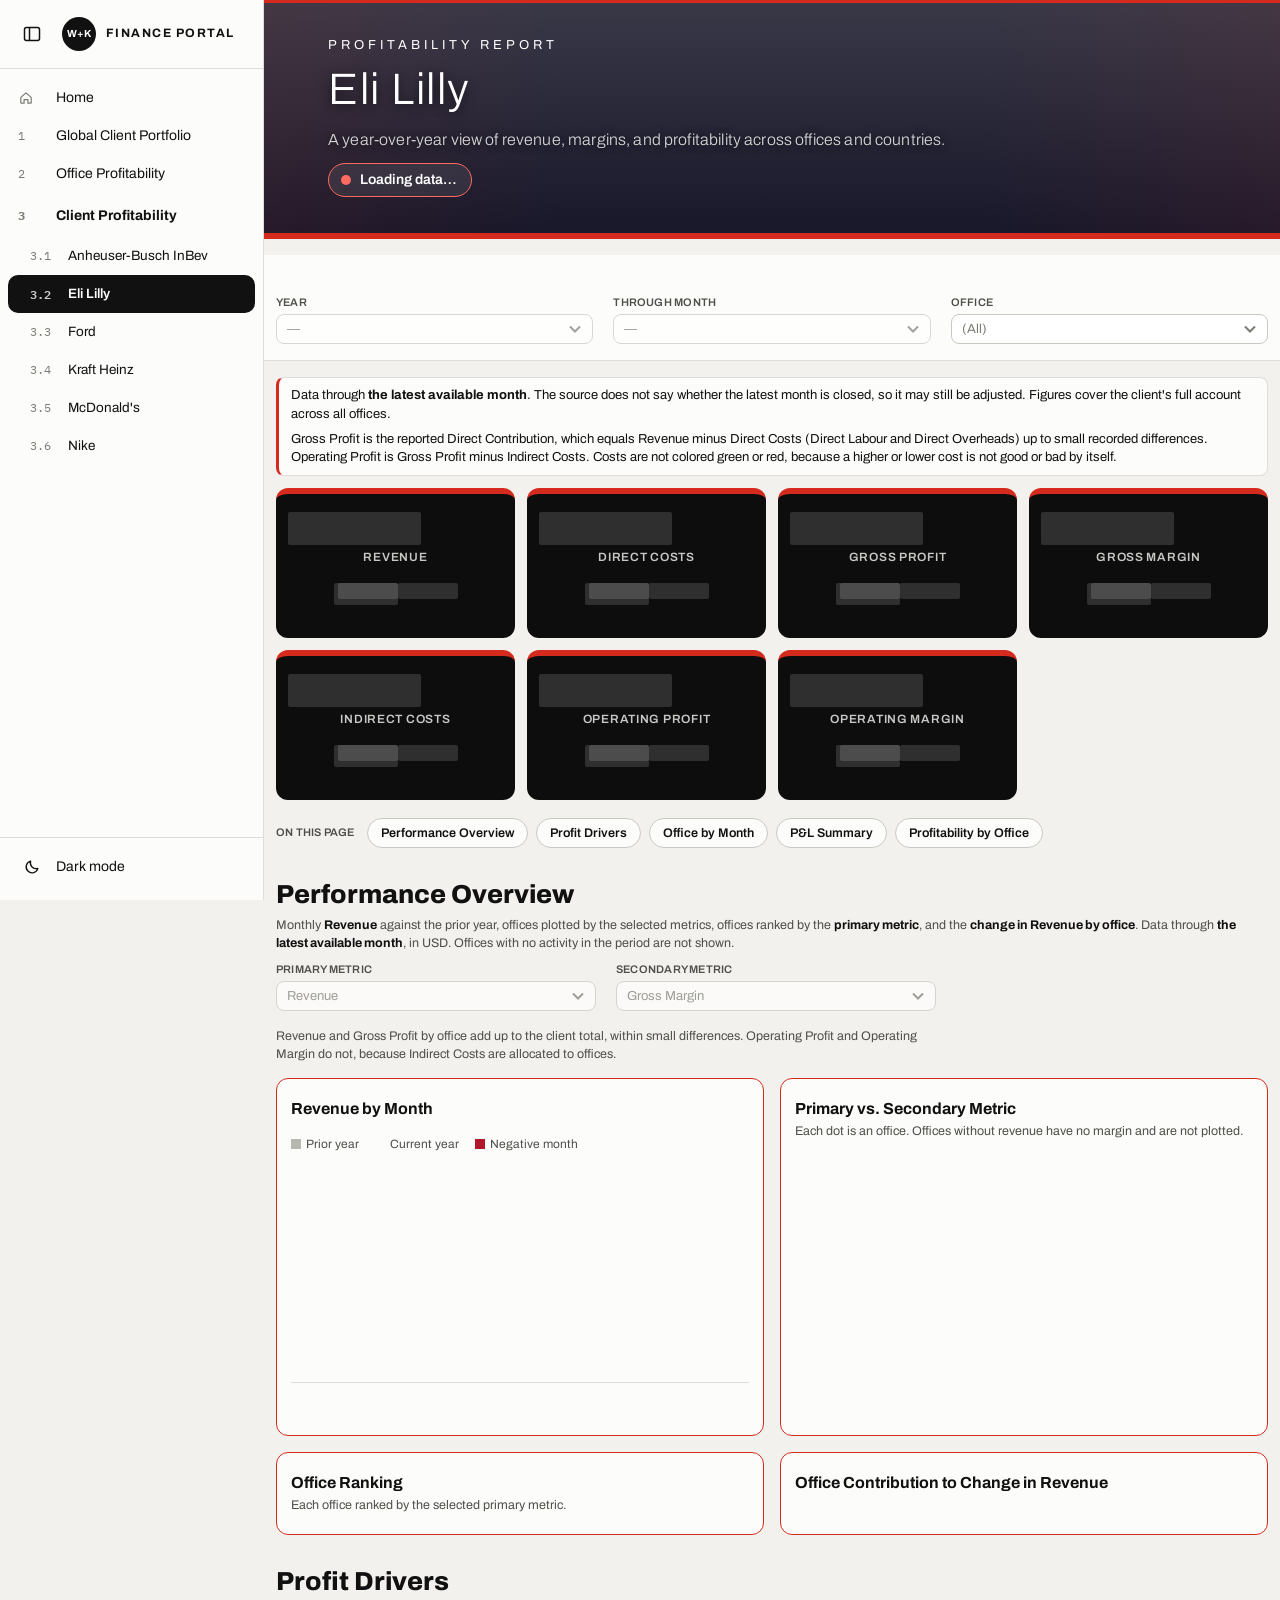
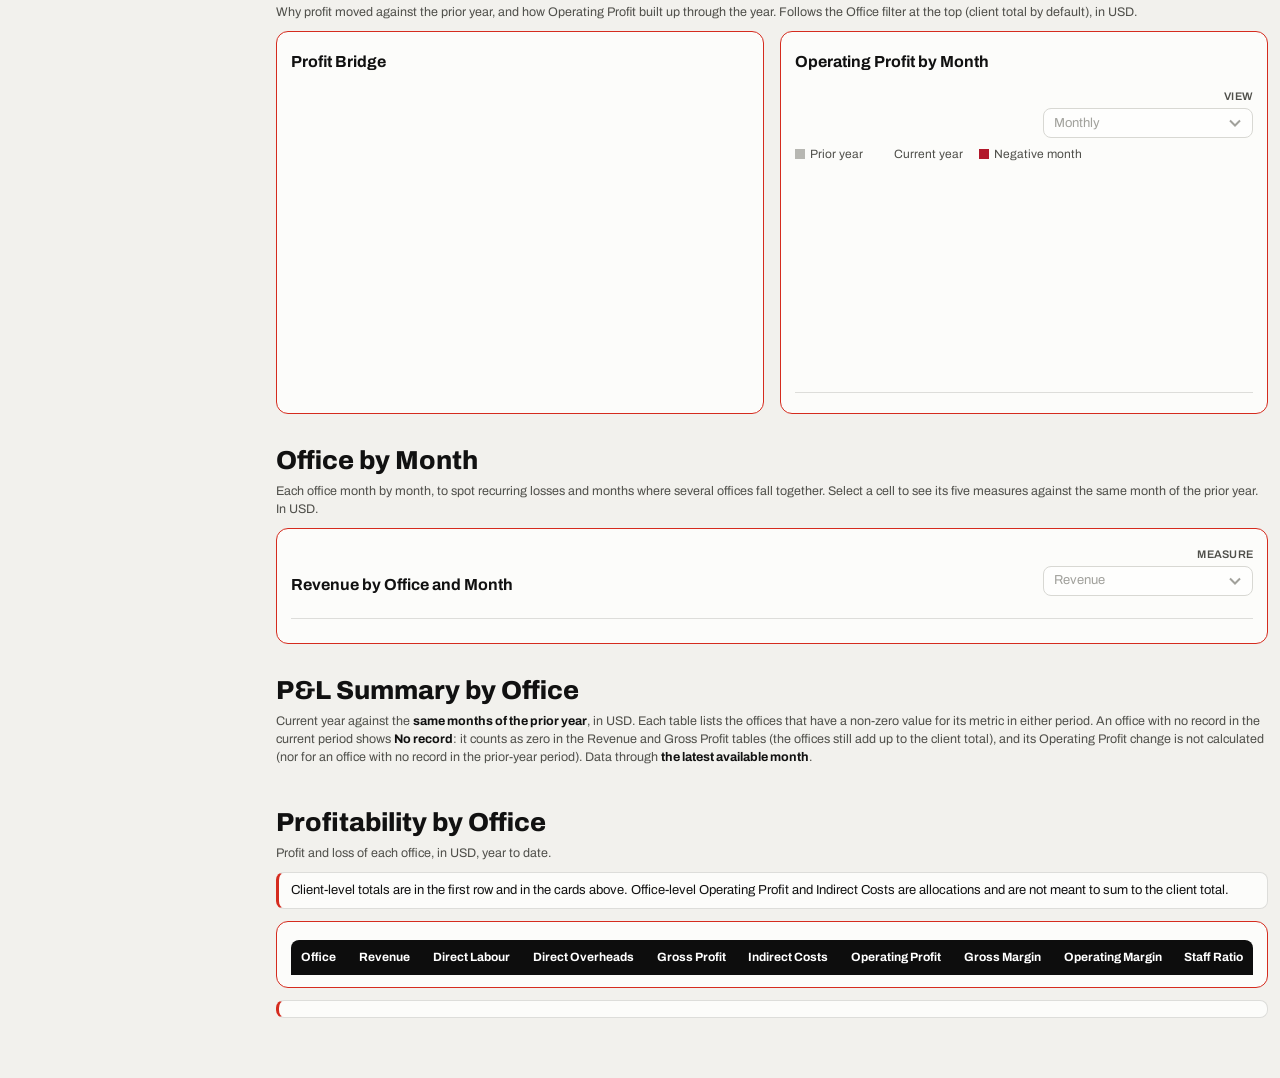
<file: eli-lilly.html>
<!DOCTYPE html>
<html lang="en">
<head>
<meta charset="UTF-8">
<meta name="viewport" content="width=device-width, initial-scale=1.0">
<meta name="robots" content="noindex, nofollow">
<title>Eli Lilly Profitability</title>
<link rel="icon" href="data:image/svg+xml,%3Csvg xmlns='http://www.w3.org/2000/svg' viewBox='0 0 64 64'%3E%3Crect width='64' height='64' rx='32' fill='%23080808'/%3E%3Ctext x='50%25' y='54%25' text-anchor='middle' font-size='18' font-family='Arial' font-weight='700' fill='white'%3EW%2BK%3C/text%3E%3C/svg%3E">
<link rel="stylesheet" href="assets/portal-shell.css">
<link rel="stylesheet" href="assets/report-theme.css">
<script src="assets/portal-shell.js"></script>
<link rel="preconnect" href="https://fonts.googleapis.com">
<link href="https://fonts.googleapis.com/css2?family=Archivo:wght@400;500;600;700;800&family=IBM+Plex+Mono:wght@400;500;600&display=swap" rel="stylesheet">
<script>
  // CLIENT CONFIG: the only block to edit when cloning this page for another client.
  //   key    = the client's exact name in the data (ReportingClient)
  //   name   = the name shown on the page
  //   brand  = the client's primary (dark) color, used for the header band and the KPI cards
  //   accent = the client's accent color, used for the header strip, the KPI card strip and the panel borders
  //   mark   = (optional) fill of the ranking bars; defaults to accent
  //   dot    = (optional) fill of the scatter dots; defaults to accent
  //   label  = (optional) color of the small label in the header; defaults to accent
  //   image  = (optional) background photo of the top banner; tint = its overlay color as "r, g, b" (default black);
  //   shade  = the overlay opacity at the top and at the bottom of the banner (default [0.75, 0.92]);
  //   rule   = (optional) color of the banner's bottom border; defaults to accent
  window.CLIENT = { key: "Eli Lilly and Company", name: "Eli Lilly", brand: "#0D0D0D", accent: "#D52B1E", mark: "#D52B1E", dot: "#111111", label: "#FFFFFF", image: "https://images.unsplash.com/photo-1532187863486-abf9dbad1b69?w=1600", tint: "10, 10, 30", shade: [0.8, 0.94] };
  document.title = window.CLIENT.name + " Profitability";
  document.documentElement.style.setProperty("--brand", window.CLIENT.brand);
  document.documentElement.style.setProperty("--accent", window.CLIENT.accent);
  document.documentElement.style.setProperty("--label", window.CLIENT.label || window.CLIENT.accent);
  (() => {
    const c = window.CLIENT, r = document.documentElement.style, t = c.tint || "0, 0, 0", sh = c.shade || [0.75, 0.92];
    if (c.image) r.setProperty("--banner", "linear-gradient(rgba(" + t + ", " + sh[0] + "), rgba(" + t + ", " + sh[1] + ")), url(\"" + c.image + "\") center / cover");
    if (c.rule) r.setProperty("--rule", c.rule);
  })();
</script>
<script type="module" src="https://prod-useast-a.online.tableau.com/javascripts/api/tableau.embedding.3.latest.min.js"></script>
<style>
  :root {
    --bg: #F2F1ED; --panel: #FCFCFA; --card: #F4F4F2; --band: #F8F8F5;
    --ink: #111111; --ink2: #4F4F4A; --ink3: #7B7B74; --line: #DDDDDA; --line2: #C9C9C3;
    --good: #146B3A; --bad: #B2182B; --good-dark: #5DAE74; --bad-dark: #F4A6A0;
    --brand: #001A33; --accent: #D4AF37; --mark: #D4AF37; --label: #D4AF37; --head: #0D0D0D; --c-py: #B7B7B2;
  }
  * { box-sizing: border-box; }
  body { margin: 0; background: var(--bg); color: var(--ink); font-family: "Archivo", system-ui, sans-serif; font-size: 14px; line-height: 1.45; }
  /* Top banner: the client's photo under a dark overlay, with the accent as top and bottom rule. */
  .shell { position: relative; overflow: hidden; background: var(--banner, var(--brand)); color: #fff; text-align: left; padding: clamp(22px, 3vw, 36px) clamp(24px, 5vw, 64px); border-top: 3px solid var(--accent); border-bottom: 6px solid var(--rule, var(--accent)); }
  .shell::before { content: ""; position: absolute; inset: 0; pointer-events: none; background: linear-gradient(90deg, color-mix(in srgb, var(--accent) 8%, transparent), transparent 30%, transparent 70%, color-mix(in srgb, var(--accent) 8%, transparent)); }
  .shell > * { position: relative; }
  .shell .brand-label { margin: 0 0 clamp(10px, 1.3vw, 14px); font-size: clamp(11px, 1.2vw, 13px); font-weight: 400; line-height: 1; letter-spacing: clamp(2px, 0.35vw, 4px); text-transform: uppercase; color: var(--label); }
  .shell h1 { margin: 0 0 clamp(10px, 1.4vw, 14px); font-size: clamp(30px, 4vw, 44px); font-weight: 300; line-height: 1.08; letter-spacing: clamp(0.5px, 0.12vw, 1.5px); text-shadow: 0 2px 12px rgba(0, 0, 0, .65); }
  .shell .shell-desc { max-width: 900px; margin: 0; color: #D5D5D5; font-size: clamp(14px, 1.5vw, 16px); font-weight: 300; line-height: 1.45; letter-spacing: .15px; text-shadow: 0 1px 8px rgba(0, 0, 0, .75); }
  .sync { display: inline-flex; align-items: center; gap: 9px; margin-top: 12px; padding: 6px 14px 6px 12px; border: 1px solid rgba(255,255,255,.28); border-radius: 999px; background: rgba(255,255,255,.08); font-weight: 600; font-size: 14px; color: #FFFFFF; cursor: default; }
  .sync .dot { width: 10px; height: 10px; border-radius: 50%; background: #A6A6A0; flex: none; }
  .sync.loading .dot, .sync.updating .dot, .sync.signin .dot, .sync.cached .dot { background: #FF6B5F; animation: pulse .8s ease-in-out infinite; }
  .sync.loading, .sync.updating, .sync.signin, .sync.cached { border-color: #FF6B5F; }
  #signin { display: flex; align-items: center; flex-wrap: wrap; gap: 12px 16px; margin-top: 12px; font-size: 14px; color: #E7E8E6; }
  #signin[hidden] { display: none; }
  #signin button { font: inherit; font-weight: 700; padding: 8px 16px; background: #FFFFFF; color: #111111; border: 0; border-radius: 3px; cursor: pointer; }
  #signin button:focus-visible { outline: 2px solid #FFFFFF; outline-offset: 2px; }
  .sync.ready .dot { background: #4ADE80; }
  .sync.error .dot { background: #FF6B5F; }
  .sync.error { color: #FF6B5F; }
  @keyframes pulse { 0%, 100% { opacity: 1; } 50% { opacity: .25; } }

  body.is-loading .kpi .v, body.is-loading .kpi .row span { color: transparent !important; background: rgba(255,255,255,.14); border-radius: 2px; }
  body.is-loading .kpi .v { width: 62%; }
  body.is-loading .kpi .row span { min-width: 60px; min-height: 16px; display: inline-block; }
  body.is-updating .kpis { opacity: .45; transition: opacity .15s; }
  main { max-width: 1480px; margin: 0 auto; padding: 0 0 48px; }

  .controls { display: grid; grid-template-columns: repeat(2, minmax(0, 320px)); gap: 20px; padding: 0 12px; margin: 0 0 14px; }
  .controls.one { grid-template-columns: minmax(0, 260px); padding: 0; margin: 0; }
  .controls .hint { grid-column: 1 / -1; margin: -4px 0 0; font-size: 12.5px; color: var(--ink2); }
  .controls label { display: block; font-size: 11px; font-weight: 600; text-transform: uppercase; color: var(--ink2); margin-bottom: 3px; letter-spacing: .02em; }
  .controls { --chev: url("data:image/svg+xml,%3Csvg xmlns='http://www.w3.org/2000/svg' viewBox='0 0 12 8'%3E%3Cpath d='M1 1.5l5 5 5-5' fill='none' stroke='%23111111' stroke-width='2'/%3E%3C/svg%3E"); --chev-off: url("data:image/svg+xml,%3Csvg xmlns='http://www.w3.org/2000/svg' viewBox='0 0 12 8'%3E%3Cpath d='M1 1.5l5 5 5-5' fill='none' stroke='%237B7B74' stroke-width='2'/%3E%3C/svg%3E"); }
  .controls select { width: 100%; min-height: 30px; font: inherit; font-size: 13px; padding: 4px 26px 4px 10px; border: 1px solid var(--ink); background: #fff var(--chev) no-repeat right 11px center / 12px 8px; border-radius: 8px; appearance: none; -webkit-appearance: none; }
  .controls select:disabled { color: var(--ink3); border-color: var(--line2); background-image: var(--chev-off); }
  .controls select:focus-visible { outline: 2px solid var(--ink); outline-offset: 2px; }
  .empty-state { margin: 12px 12px 0; padding: 16px; background: var(--panel); border: 1px solid var(--line); border-radius: 10px; color: var(--ink2); }
  .warn { margin: 12px 12px 0; padding: 10px 14px; background: #FFF6E5; border: 1px solid #E8C877; border-radius: 8px; color: #5A4300; font-size: 13px; }
  .warn[hidden], .empty-state[hidden] { display: none; }

  .pl-note { font-size: 13px; color: var(--ink); margin: 0 12px 12px; padding: 8px 12px; border: 1px solid var(--line); border-left: 3px solid var(--accent); border-radius: 8px; background: var(--panel); }
  .pl-note.kpi-intro { margin: 16px 12px 12px; }
  .pl-note p { margin: 0 0 6px; }
  .pl-note p:last-child { margin: 0; }
  .period { display: inline-flex; align-items: center; flex-wrap: wrap; gap: 6px 10px; margin: 0 0 8px; padding: 7px 14px; border: 1px solid var(--line2); border-radius: 999px; background: var(--panel); font-size: 14px; }
  .period[hidden] { display: none; }
  .period .mode { font-weight: 800; letter-spacing: .06em; text-transform: uppercase; font-size: 12px; background: var(--brand); color: #fff; padding: 3px 9px; border-radius: 999px; }
  .period .vs { color: var(--ink3); }

  .kpis { display: grid; grid-template-columns: repeat(7, 1fr); gap: 12px; padding: 0 12px; }
  .kpi { background: var(--brand); color: #fff; padding: 18px 12px 14px; min-height: 150px; border-top: 6px solid var(--accent); border-radius: 12px; text-align: center; }
  .kpi .v { font-size: 30px; font-weight: 800; line-height: 1.1; margin: 0 0 4px; letter-spacing: -.01em; }
  .kpi .k { font-size: 12px; font-weight: 600; letter-spacing: .06em; text-transform: uppercase; color: #C8C7C5; }
  .kpi .row { margin-top: 14px; font-size: 13px; }
  .kpi .py small { font-size: 12px; font-weight: 500; margin-right: 4px; color: #C8C7C5; }
  .kpi .py span { font-weight: 700; }
  .kpi .delta { display: block; margin-top: 2px; font-size: 20px; font-weight: 800; line-height: 1.2; }
  .kpi .delta.word { font-size: 16px; }
  .delta.pos { color: var(--good-dark); } .delta.neg { color: var(--bad-dark); }
  .delta.na, .delta.neu { color: #C8C7C5; }

  h2.sec { font-size: 26px; font-weight: 800; margin: 28px 12px 2px; scroll-margin-top: calc(var(--nav-h, 0px) + var(--filt-h, 100px) + 8px); }
  .jump { display: flex; flex-wrap: wrap; align-items: center; gap: 8px; margin: 18px 12px 0; }
  .jump span { font-size: 11px; font-weight: 600; text-transform: uppercase; letter-spacing: .02em; color: var(--ink2); margin-right: 4px; }
  .jump a { font-size: 12.5px; font-weight: 600; color: var(--ink); text-decoration: none; padding: 5px 13px; border: 1px solid var(--line2); border-radius: 999px; background: var(--panel); }
  .jump a:hover { border-color: var(--ink); }
  .jump a:focus-visible { outline: 2px solid var(--ink); outline-offset: 2px; }
  .h2sub { font-size: 12.5px; color: var(--ink2); margin: 0 12px 10px; }
  .h2sub b { color: var(--ink); }
  .panel { background: var(--panel); border: 1px solid var(--accent); border-radius: 12px; padding: 18px 14px 12px; min-width: 0; }
  .panel h3 { font-size: 16px; margin: 0; font-weight: 700; }
  .panel .sub { font-size: 12.5px; color: var(--ink2); margin: 2px 0 8px; }
  body.is-updating .charts, body.is-updating .trend, body.is-updating .sums, body.is-updating .pl, body.is-updating .contrib, body.is-updating .mxwrap { opacity: .45; transition: opacity .15s; }
  .charts { display: grid; grid-template-columns: repeat(2, 1fr); gap: 16px; padding: 0 12px; }

  .rank-row { display: grid; grid-template-columns: 130px 1fr; align-items: center; gap: 10px; padding: 4px 0; font-size: 13px; }
  .rank-row .nm { white-space: nowrap; overflow: hidden; text-overflow: ellipsis; color: var(--ink); }
  .rank-row .bar-cell { display: grid; grid-template-columns: 1fr 92px; align-items: center; gap: 8px; min-width: 0; }
  .rank-row .track { position: relative; height: 18px; }
  .rank-row .track.has-neg::before { content: ""; position: absolute; left: var(--zero); top: -3px; bottom: -3px; width: 1px; background: var(--line2); }
  .rank-row .bar { position: absolute; top: 0; height: 18px; background: var(--mark); border: 1px solid var(--brand); min-width: 2px; }
  .rank-row .bar.neg { background: var(--bad); border-color: var(--bad); opacity: .6; }
  .rank-row .val { font-size: 12.5px; font-weight: 700; font-variant-numeric: tabular-nums; color: var(--ink); white-space: nowrap; }
  .contrib { margin: 0; }
  .contrib-head { display: flex; align-items: flex-end; justify-content: space-between; flex-wrap: wrap; gap: 8px 20px; margin-bottom: 8px; }
  .contrib .rank-row .bar.pos { background: var(--good); border-color: var(--good); opacity: .55; }
  .contrib .rank-row .bar.neg { background: var(--bad); border-color: var(--bad); opacity: .55; }
  .contrib .rank-row.sep .bar { opacity: 1; }
  .contrib .rank-row.sep { border-top: 1px solid var(--line2); margin-top: 6px; padding-top: 8px; font-weight: 700; }
  .contrib .rank-row .bar-cell { grid-template-columns: 1fr 110px; }
  .legend { display: flex; gap: 16px; font-size: 12px; color: var(--ink2); margin-bottom: 4px; }
  .legend i { display: inline-block; width: 10px; height: 10px; margin-right: 5px; vertical-align: -1px; }
  #trend { width: 100%; height: auto; display: block; }
  #trend .bar { cursor: default; }
  #trend .bar:hover { opacity: .8; }
  .trend-sum { margin-top: 10px; padding-top: 8px; border-top: 1px solid var(--line); font-size: 12.5px; color: var(--ink2); }
  .trend-sum p { margin: 0 0 4px; }
  .trend-sum b { color: var(--ink); }
  .recon { margin: 8px 0 4px; font-size: 12.5px; color: var(--ink2); }
  .chart-box { position: relative; }
  #scatter { width: 100%; height: auto; display: block; }
  #scatter .dot { cursor: default; }
  #scatter .dot:hover { opacity: .8; }
  .chart-tip { position: absolute; pointer-events: none; background: var(--ink); color: #fff; padding: 8px 12px; font-size: 12.5px; line-height: 1.4; white-space: nowrap; box-shadow: 0 2px 8px rgba(0,0,0,.18); z-index: 2; }
  .chart-tip[hidden] { display: none; }
  .chart-tip .t { font-weight: 700; }
  .empty-chart { color: var(--ink3); font-size: 13px; padding: 24px 0; }

  .sums { display: grid; grid-template-columns: repeat(3, 1fr); gap: 16px; padding: 0 12px; }
  .tbl-wrap { overflow-x: auto; }
  .tbl { width: 100%; border-collapse: collapse; font-size: 13px; font-variant-numeric: tabular-nums; }
  .tbl th { background: var(--head); color: #fff; font-size: 12px; font-weight: 700; text-align: right; padding: 9px 10px; white-space: nowrap; }
  .tbl th:first-child, .tbl td:first-child { text-align: left; }
  .tbl th:first-child { border-top-left-radius: 8px; } .tbl th:last-child { border-top-right-radius: 8px; }
  .tbl th button { font: inherit; color: inherit; background: none; border: 0; padding: 0; cursor: pointer; }
  .tbl th button:focus-visible { outline: 2px solid #fff; outline-offset: 2px; }
  .tbl th[aria-sort="ascending"] button::after { content: " \25B4"; }
  .tbl th[aria-sort="descending"] button::after { content: " \25BE"; }
  .tbl td { text-align: right; padding: 7px 10px; border-bottom: 1px solid var(--line); white-space: nowrap; }
  .tbl tbody tr:nth-child(even) td { background: var(--band); }
  .tbl tr.total td { font-weight: 700; background: #ECEBE6; border-bottom: 1px solid var(--line2); }
  .tbl tbody tr.total td { background: #ECEBE6; border-top: 1px solid var(--line2); }
  .tbl .pos { color: var(--good); } .tbl .neg { color: var(--bad); } .tbl .na { color: var(--ink3); }
  .pl-block { padding: 0 12px; }

  .panel .controls.one { grid-template-columns: minmax(0, 210px); flex: none; margin-left: auto; text-align: right; }
  .contrib-head > div:first-child { flex: 1 1 260px; min-width: 0; }
  #bridge, #optrend { width: 100%; height: auto; display: block; }
  #bridge .bar:hover, #optrend .bar:hover, #optrend .dot:hover { opacity: .8; }
  .mxwrap { padding: 0 12px; }
  .mx { border-collapse: separate; border-spacing: 2px; font-size: 12.5px; font-variant-numeric: tabular-nums; width: 100%; }
  .mx th { font-size: 12px; font-weight: 700; color: var(--ink2); text-align: center; padding: 4px 4px 6px; white-space: nowrap; }
  .mx th:first-child, .mx td:first-child { text-align: left; padding-right: 14px; white-space: nowrap; }
  .mx td { padding: 0; text-align: center; }
  .mx td.ytd, .mx th.ytd { border-left: 1px solid var(--line2); padding-left: 4px; }
  .mx td.nm { font-size: 13px; }
  .mx tr.total td.nm, .mx tr.total button.c { font-weight: 700; }
  .mx tr.total td { border-bottom: 1px solid var(--line2); padding-bottom: 4px; }
  .mx button.c { display: block; width: 100%; min-width: 58px; font: inherit; font-size: 12.5px; padding: 8px 4px; color: var(--ink); background: transparent; border: 1px solid transparent; border-radius: 4px; cursor: pointer; }
  .mx button.c:hover { border-color: var(--ink); }
  .mx button.c:focus-visible { outline: 2px solid var(--ink); outline-offset: 1px; }
  .mx button.c.sel { outline: 2px solid var(--ink); outline-offset: -2px; }
  .mx button.c.nr { color: var(--ink3); }
  .mx-notes { margin: 10px 0 0; font-size: 12.5px; color: var(--ink2); }
  .mx-notes p { margin: 0 0 4px; }
  .mx-detail { margin-top: 14px; padding-top: 12px; border-top: 1px solid var(--line); }
  .mx-detail h4 { margin: 0 0 8px; font-size: 14px; }
  .mx-detail .hint { margin: 0; font-size: 12.5px; color: var(--ink3); }
  .mx-detail .tbl-wrap { max-width: 640px; }
  .controls.filters { position: sticky; top: var(--nav-h, 0px); z-index: 190; grid-template-columns: repeat(3, minmax(0, 1fr)); gap: 20px; margin: 16px 0 0; padding: 40px 12px 16px; border-bottom: 1px solid var(--line); background: var(--panel); }
  .fhint { margin: 10px 12px 0; font-size: 12.5px; color: var(--ink2); }
  .sync-mini { position: absolute; left: 12px; top: 10px; line-height: 1.2; display: none; align-items: center; gap: 7px; max-width: calc(100% - 24px); font-size: 12px; font-weight: 600; color: var(--ink2); white-space: nowrap; overflow: hidden; text-overflow: ellipsis; }
  body.sync-hidden .sync-mini { display: flex; }
  .sync-mini .dot { width: 8px; height: 8px; border-radius: 50%; background: #A6A6A0; flex: none; }
  .sync-mini.loading .dot, .sync-mini.updating .dot, .sync-mini.signin .dot, .sync-mini.cached .dot { background: #FF6B5F; animation: pulse .8s ease-in-out infinite; }
  .sync-mini.ready .dot { background: #4ADE80; }
  .sync-mini.error { color: var(--bad); }
  .sync-mini.error .dot { background: var(--bad); }
  .combo { position: relative; }
  .combo-btn { width: 100%; min-height: 30px; font: inherit; font-size: 13px; color: var(--ink); text-align: left; white-space: nowrap; overflow: hidden; text-overflow: ellipsis; padding: 4px 26px 4px 10px; border: 1px solid var(--ink); background: #fff var(--chev) no-repeat right 11px center / 12px 8px; border-radius: 8px; cursor: pointer; }
  .combo-btn:disabled { color: var(--ink3); border-color: var(--line2); background-image: var(--chev-off); cursor: default; }
  .combo-btn:focus-visible, .combo-search:focus-visible { outline: 2px solid var(--ink); outline-offset: 2px; }
  .combo-panel { position: absolute; z-index: 150; left: 0; right: 0; top: 100%; margin-top: 2px; background: #fff; border: 1px solid var(--ink); border-radius: 8px; overflow: hidden; box-shadow: 0 2px 8px rgba(0,0,0,.18); }
  .combo-panel[hidden] { display: none; }
  .combo-search { display: block; width: 100%; padding: 6px 10px; font: inherit; font-size: 13px; background: #fff; border: 0; border-bottom: 1px solid var(--line2); border-radius: 0; }
  .combo-list { list-style: none; margin: 0; padding: 0; max-height: 260px; overflow-y: auto; }
  .combo-list li { padding: 5px 10px; font-size: 13px; cursor: pointer; }
  .combo-list li.active { background: #E7E8E6; }
  .combo-list li[aria-selected="true"] { font-weight: 700; }
  .combo-list li.none { color: var(--ink3); cursor: default; }
  .combo-list li::before { content: ""; display: inline-block; box-sizing: border-box; width: 17px; height: 17px; margin-right: 8px; vertical-align: -3px; border: 1.5px solid var(--ink); background: #fff no-repeat center / 13px 13px; }
  .combo-list li[aria-selected="true"]::before { background-image: url("data:image/svg+xml,%3Csvg xmlns='http://www.w3.org/2000/svg' viewBox='0 0 12 12'%3E%3Cpath d='M2 6.5l3 3 5-7' fill='none' stroke='%23111111' stroke-width='1.2'/%3E%3C/svg%3E"); }
  .combo-list li.none::before { display: none; }
  .rank-row.hl { background: color-mix(in srgb, var(--accent) 22%, transparent); border-radius: 4px; }
  .rank-row.hl .nm { font-weight: 700; }
  .tbl tbody tr.hl td { background: color-mix(in srgb, var(--accent) 22%, #fff); font-weight: 600; }
  .mx tr.hl td.nm { background: color-mix(in srgb, var(--accent) 22%, #fff); font-weight: 700; border-radius: 4px; }

  .status { font-size: 12px; color: var(--ink3); margin: 14px 12px 0; }
  .status.err { color: var(--bad); font-weight: 600; }
  .source { margin: 16px 0 0; }
  /* Kept laid out off-screen (not display:none) so the embed still loads; revealed when sign-in is needed or with ?source in the address. */
  .source.is-hidden { position: absolute; left: -10000px; top: 0; width: 1100px; height: 480px; overflow: hidden; margin: 0; }
  .source h2 { font-size: 18px; font-weight: 800; margin: 0 12px 2px; }
  .source tableau-viz { display: block; }
  .source .note { font-size: 12.5px; color: var(--ink2); margin: 0 12px 8px; }

  @media (max-width: 1280px) { .kpis { grid-template-columns: repeat(4, 1fr); } .sums { grid-template-columns: 1fr; } }
  @media (max-width: 900px) {
    .controls, .controls.filters { grid-template-columns: 1fr 1fr; }
    .kpis { grid-template-columns: 1fr 1fr; }
    .charts { grid-template-columns: 1fr; }
    h2.sec { font-size: 22px; }
  }
</style>
</head>
<body class="is-loading client-report">
<div class="shell">
  <div class="brand-label">Profitability Report</div>
  <h1 id="client-title">Eli Lilly</h1>
  <p class="shell-desc">A year-over-year view of revenue, margins, and profitability across offices and countries.</p>
  <div class="sync loading" id="sync" role="status" aria-live="polite"><span class="dot"></span><span id="sync-text">Loading data…</span></div>
  <div class="signin" id="signin" hidden>
    <span>Tableau needs you to sign in before the report can load. The sign-in box is just below.</span>
    <button type="button" id="signin-btn">Sign in below ↓</button>
  </div>
</div>
<main>
  <section class="source is-hidden" id="source" aria-hidden="true">
    <h2 id="source-title">Sign in to Tableau</h2>
    <p class="note" id="source-note">Use the box below to sign in and load the report. This box disappears once the data loads.</p>
    <tableau-viz id="viz"
      src="https://prod-useast-a.online.tableau.com/t/wk/views/ProfitabilityPortalData/SRC_CPD_ClientParentOfficeMonth"
      width="100%" height="420" toolbar="hidden" hide-tabs iframe-attr-loading="eager">
    </tableau-viz>
  </section>

  <section class="controls filters" aria-label="Filters">
    <div class="sync-mini loading" id="sync-mini" aria-hidden="true"><span class="dot"></span><span id="sync-mini-text">Loading data…</span></div>
    <div><label for="f-year">Year</label><select id="f-year" disabled><option>—</option></select></div>
    <div><label for="f-month">Through month</label><select id="f-month" disabled><option>—</option></select></div>
    <div><label for="f-office">Office</label><select id="f-office" disabled><option>(All)</option></select></div>
  </section>
  <p class="fhint" id="filter-hint"></p>

  <p class="empty-state" id="empty-state" hidden>No data for this client.</p>
  <p class="warn" id="data-warn" hidden>Some data is missing in the source: a measure for some months, or the whole client total for a month. Figures that depend on it are shown as unavailable (—).</p>
  <div class="pl-note kpi-intro">
    <div class="period" id="period-pill" hidden></div>
    <p>Data through <b class="cutoff">the latest available month</b>. The source does not say whether the latest month is closed, so it may still be adjusted. <span id="scope-sentence">Figures cover the client's full account across all offices.</span></p>
    <p>Gross Profit is the reported Direct Contribution, which equals Revenue minus Direct Costs (Direct Labour and Direct Overheads) up to small recorded differences. Operating Profit is Gross Profit minus Indirect Costs. Costs are not colored green or red, because a higher or lower cost is not good or bad by itself.</p>
  </div>

  <section class="kpis">
    <div class="kpi" id="k-rev"><div class="v">—</div><div class="k">Revenue</div><div class="row"><span class="py"><small></small><span></span></span><span class="delta"></span></div></div>
    <div class="kpi" id="k-dcost"><div class="v">—</div><div class="k">Direct Costs</div><div class="row"><span class="py"><small></small><span></span></span><span class="delta"></span></div></div>
    <div class="kpi" id="k-gp"><div class="v">—</div><div class="k">Gross Profit</div><div class="row"><span class="py"><small></small><span></span></span><span class="delta"></span></div></div>
    <div class="kpi" id="k-gm"><div class="v">—</div><div class="k">Gross Margin</div><div class="row"><span class="py"><small></small><span></span></span><span class="delta"></span></div></div>
    <div class="kpi" id="k-ind"><div class="v">—</div><div class="k">Indirect Costs</div><div class="row"><span class="py"><small></small><span></span></span><span class="delta"></span></div></div>
    <div class="kpi" id="k-op"><div class="v">—</div><div class="k">Operating Profit</div><div class="row"><span class="py"><small></small><span></span></span><span class="delta"></span></div></div>
    <div class="kpi" id="k-om"><div class="v">—</div><div class="k">Operating Margin</div><div class="row"><span class="py"><small></small><span></span></span><span class="delta"></span></div></div>
  </section>

  <nav class="jump" aria-label="On this page">
    <span>On this page</span>
    <a href="#overview">Performance Overview</a><a href="#drivers">Profit Drivers</a><a href="#by-month">Office by Month</a><a href="#pl-summary">P&amp;L Summary</a><a href="#profitability">Profitability by Office</a>
  </nav>

  <h2 class="sec" id="overview">Performance Overview</h2>
  <p class="h2sub">Monthly <b>Revenue</b> against the prior year, offices plotted by the selected metrics, offices ranked by the <b>primary metric</b>, and the <b>change in Revenue by office</b>. Data through <b class="cutoff">the latest available month</b>, in USD. Offices with no activity in the period are not shown.</p>
  <section class="controls">
    <div><label for="f-primary">Primary metric</label>
      <select id="f-primary" disabled>
        <option value="rev" selected>Revenue</option><option value="gp">Gross Profit</option><option value="op">Operating Profit</option>
      </select></div>
    <div><label for="f-secondary">Secondary metric</label>
      <select id="f-secondary" disabled>
        <option value="gm" selected>Gross Margin</option><option value="om">Operating Margin</option>
      </select></div>
    <p class="hint">Revenue and Gross Profit by office add up to the client total, within small differences. Operating Profit and Operating Margin do not, because Indirect Costs are allocated to offices.</p>
  </section>
  <section class="charts trend">
    <article class="panel">
      <div class="contrib-head">
        <div>
          <h3 id="trend-title">Revenue by Month</h3>
          <p class="sub" id="trend-sub"></p>
        </div>
      </div>
      <div class="legend"><span><i id="lg-py" style="background:var(--c-py)"></i><span id="lg-py-t">Prior year</span></span><span><i id="lg-cy"></i><span id="lg-cy-t">Current year</span></span><span><i style="background:var(--c-neg)"></i>Negative month</span></div>
      <div class="chart-box">
        <svg id="trend" viewBox="0 0 640 300" role="img" aria-label="Revenue by month, current year against prior year"></svg>
        <div class="chart-tip" id="trend-tip" hidden></div>
      </div>
      <div class="trend-sum" id="trend-sum"></div>
    </article>
    <article class="panel">
      <h3 id="scatter-title">Primary vs. Secondary Metric</h3>
      <p class="sub">Each dot is an office. Offices without revenue have no margin and are not plotted.</p>
      <div class="chart-box">
        <svg id="scatter" viewBox="0 0 600 360" role="img" aria-label="Offices plotted by primary and secondary metric"></svg>
        <div class="chart-tip" id="scatter-tip" hidden></div>
      </div>
    </article>
    <article class="panel">
      <h3 id="rank-title">Office Ranking</h3>
      <p class="sub">Each office ranked by the selected primary metric.</p>
      <div id="ranking"></div>
    </article>
    <article class="panel contrib">
      <div class="contrib-head">
        <div>
          <h3 id="contrib-title">Office Contribution to Change in Revenue</h3>
          <p class="sub" id="contrib-sub"></p>
        </div>
      </div>
      <div id="contrib"></div>
      <p class="recon" id="contrib-recon"></p>
    </article>
  </section>

  <h2 class="sec" id="drivers">Profit Drivers</h2>
  <p class="h2sub">Why profit moved against the prior year, and how Operating Profit built up through the year. Follows the Office filter at the top (client total by default), in USD.</p>
  <section class="charts drivers">
    <article class="panel">
      <div class="contrib-head">
        <div>
          <h3 id="bridge-title">Profit Bridge</h3>
          <p class="sub" id="bridge-sub"></p>
        </div>
      </div>
      <div class="chart-box">
        <svg id="bridge" viewBox="0 0 640 310" role="img" aria-label="Profit bridge from the prior year to the current year"></svg>
        <div class="chart-tip" id="bridge-tip" hidden></div>
      </div>
      <p class="recon" id="bridge-recon"></p>
    </article>
    <article class="panel">
      <div class="contrib-head">
        <div>
          <h3 id="op-title">Operating Profit by Month</h3>
          <p class="sub" id="op-sub"></p>
        </div>
        <div class="controls one"><div><label for="f-opmode">View</label>
          <select id="f-opmode" disabled><option value="month" selected>Monthly</option><option value="cum">Cumulative</option></select></div></div>
      </div>
      <div class="legend"><span><i id="lg2-py" style="background:var(--c-py)"></i><span id="lg2-py-t">Prior year</span></span><span><i id="lg2-cy"></i><span id="lg2-cy-t">Current year</span></span><span id="lg2-neg"><i style="background:var(--c-neg)"></i>Negative month</span></div>
      <div class="chart-box">
        <svg id="optrend" viewBox="0 0 640 300" role="img" aria-label="Operating Profit by month, current year against prior year"></svg>
        <div class="chart-tip" id="op-tip" hidden></div>
      </div>
      <div class="trend-sum" id="opsum"></div>
    </article>
  </section>

  <h2 class="sec" id="by-month">Office by Month</h2>
  <p class="h2sub">Each office month by month, to spot recurring losses and months where several offices fall together. Select a cell to see its five measures against the same month of the prior year. In USD.</p>
  <section class="mxwrap">
    <div class="panel">
      <div class="contrib-head">
        <div>
          <h3 id="mx-title">Revenue by Office and Month</h3>
        </div>
        <div class="controls one"><div><label for="f-matrix">Measure</label>
          <select id="f-matrix" disabled><option value="rev" selected>Revenue</option><option value="gp">Gross Profit</option><option value="op">Operating Profit (allocated)</option></select></div></div>
      </div>
      <div class="tbl-wrap"><table class="mx" id="mx"></table></div>
      <div class="mx-notes" id="mx-notes"></div>
      <div class="mx-detail" id="mx-detail"></div>
    </div>
  </section>

  <h2 class="sec" id="pl-summary">P&amp;L Summary by Office</h2>
  <p class="h2sub">Current year against the <b>same months of the prior year</b>, in USD. Each table lists the offices that have a non-zero value for its metric in either period. An office with no record in the current period shows <b>No record</b>: it counts as zero in the Revenue and Gross Profit tables (the offices still add up to the client total), and its Operating Profit change is not calculated (nor for an office with no record in the prior-year period). Data through <b class="cutoff">the latest available month</b>.</p>
  <section class="sums" id="sums"></section>

  <h2 class="sec" id="profitability">Profitability by Office</h2>
  <p class="h2sub">Profit and loss of each office, in USD, year to date.</p>
  <p class="pl-note">Client-level totals are in the first row and in the cards above. Office-level Operating Profit and Indirect Costs are allocations and are not meant to sum to the client total.</p>
  <div class="pl-block">
    <div class="panel">
      <div class="tbl-wrap">
        <table class="tbl pl" id="pl">
          <thead><tr><th data-k="label"><button type="button">Office</button></th><th data-k="rev"><button type="button">Revenue</button></th><th data-k="dl"><button type="button">Direct Labour</button></th><th data-k="dov"><button type="button">Direct Overheads</button></th><th data-k="gp"><button type="button">Gross Profit</button></th><th data-k="ind"><button type="button">Indirect Costs</button></th><th data-k="op"><button type="button">Operating Profit</button></th><th data-k="gm"><button type="button">Gross Margin</button></th><th data-k="om"><button type="button">Operating Margin</button></th><th data-k="staff" title="Direct Labour divided by Revenue, as recorded"><button type="button">Staff Ratio</button></th></tr></thead>
          <tbody id="pl-body"></tbody>
        </table>
      </div>
    </div>
  </div>
  <div class="pl-note" id="pl-notes" style="margin-top:12px"></div>

  <p class="status err" id="status" hidden></p>

</main>

<script type="module">
  const CLIENT = window.CLIENT;
  // Chart colors come from the active theme (--c-* in assets/report-theme.css); the current-year, dot and mark colors
  // depend on the client, so they are set here and again whenever the theme changes.
  const cssVar = n => getComputedStyle(document.documentElement).getPropertyValue(n).trim();
  const TH = new Proxy({}, { get: (_, k) => cssVar("--c-" + k) });
  const isDark = () => document.documentElement.dataset.theme === "dark";
  // A brand color that is too dark to read on the dark page is lightened toward white (a near-neutral one becomes the page ink).
  function onDark(hex) {
    const n = parseInt(hex.slice(1), 16), c = [n >> 16 & 255, n >> 8 & 255, n & 255];
    const lum = v => { const q = v.map(x => { x /= 255; return x <= 0.03928 ? x / 12.92 : Math.pow((x + 0.055) / 1.055, 2.4); }); return 0.2126 * q[0] + 0.7152 * q[1] + 0.0722 * q[2]; };
    if (Math.max(...c) - Math.min(...c) < 24) return lum(c) < 0.25 ? "#E8E8E2" : hex;
    let k = c, t = 0;
    while (lum(k) < 0.22 && t < 1) { t += 0.05; k = c.map(x => Math.round(x + (255 - x) * t)); }
    return "#" + k.map(x => x.toString(16).padStart(2, "0")).join("");
  }
  function applyBrand() {
    const r = document.documentElement.style, d = isDark(), fit = c => d ? onDark(c) : c;
    r.setProperty("--c-cy", d ? "#F2F2EC" : CLIENT.brand);
    r.setProperty("--c-dot", fit(CLIENT.dot || CLIENT.accent));
    r.setProperty("--c-dotstroke", d ? "#0B0B0B" : CLIENT.brand);
    r.setProperty("--mark", fit(CLIENT.mark || CLIENT.accent));
  }
  applyBrand();
  window.addEventListener("wk-theme", () => { applyBrand(); if (facts.length) render(); });
  // Anchors clear the sticky filter bar, whose height is measured here.
  (() => {
    const bar = document.querySelector(".filters");
    if (!bar) return;
    const set = () => document.documentElement.style.setProperty("--filt-h", bar.offsetHeight + "px");
    set(); new ResizeObserver(set).observe(bar);
  })();
  const ROOT = "WKI";   // the client total comes from the WKI row; office rows are the parent offices
  document.getElementById("client-title").textContent = CLIENT.name;
  const viz = document.getElementById("viz");
  const statusEl = document.getElementById("status");
  const primarySel = document.getElementById("f-primary");
  const secondarySel = document.getElementById("f-secondary");
  const yearSel = document.getElementById("f-year");
  const monthSel = document.getElementById("f-month");
  const officeSel = document.getElementById("f-office");
  const MONTHS = ["January","February","March","April","May","June","July","August","September","October","November","December"];
  const MONTH_WORDS = {
    january:1, jan:1, enero:1, ene:1, february:2, feb:2, febrero:2, march:3, mar:3, marzo:3,
    april:4, apr:4, abril:4, abr:4, may:5, mayo:5, june:6, jun:6, junio:6, july:7, jul:7, julio:7,
    august:8, aug:8, agosto:8, ago:8, september:9, sep:9, sept:9, septiembre:9, setiembre:9,
    october:10, oct:10, octubre:10, november:11, nov:11, noviembre:11, december:12, dec:12, diciembre:12, dic:12
  };
  const MEASURES = ["rev", "dl", "dov", "dc", "ind"];
  const NEAR = 1;   // amounts under $1 count as zero

  // One fact per year x month x office (this client only). The WKI row is the client total.
  // `n` is how many of the five measures the source returned for that row (5 = complete).
  let facts = [];
  let reading = false, rerun = false, timer = null;
  // Filters at the top of the page. selYear and selMonth are null until the viewer chooses: the latest year and month then apply.
  // selOffices holds the picked parent offices; empty means all offices (the client total, from the WKI rows).
  let selYear = null, selMonth = null;
  const selOffices = new Set();
  const focused = () => selOffices.size > 0;
  const isSel = o => selOffices.has(o);
  const inScope = o => focused() ? selOffices.has(o) : o === ROOT;
  const scopeName = () => selOffices.size === 1 ? [...selOffices][0] : selOffices.size + " offices";
  const scopeList = () => [...selOffices].sort((a, b) => a.localeCompare(b)).join(", ");

  const syncEl = document.getElementById("sync");
  const syncText = document.getElementById("sync-text");
  const syncMini = document.getElementById("sync-mini");
  const syncMiniText = document.getElementById("sync-mini-text");
  // The compact status in the sticky bar shows only once the header status has scrolled out of view.
  new IntersectionObserver(([e]) => document.body.classList.toggle("sync-hidden", !e.isIntersecting)).observe(syncEl);
  let loaded = false;
  let lastSync = "";

  function setState(state, text, detail) {
    syncEl.className = "sync " + state;
    syncText.textContent = text;
    syncMini.className = "sync-mini " + state;
    syncMiniText.textContent = text;
    syncEl.title = detail || "";
    if (state === "ready" || state === "error" || state === "cached") document.body.classList.remove("is-loading");
    document.body.classList.toggle("is-updating", state === "updating");
    statusEl.hidden = state !== "error";
    statusEl.textContent = state === "error" ? detail || text : "";
  }
  function busyState() {
    if (fromCache) return ["cached", "Showing saved data from " + lastSync + " · Updating…"];
    return loaded ? ["updating", "Updating…"] : ["loading", "Loading data…"];
  }
  // Full retrieval stamp with the day, so a saved snapshot from a previous day is recognisable.
  // The last known failure (sign-in needed, refresh failed, embed failed). It is shown again whenever the saved snapshot
  // finishes loading, and a later successful read clears it.
  let failure = null;
  function showFailure() {
    if (!failure) return;
    const keeping = fromCache && loaded;
    const text = keeping ? withSaved(failure.text) : failure.fallback;
    setState(failure.state, text, failure.state === "error" ? (keeping ? text + " " : "") + failure.detail : "");
  }
  // Appended to any failure or sign-in message while saved figures are on screen.
  const withSaved = text => text + ". Showing saved data from " + lastSync + ".";
  function stamp(d) { return d.toLocaleString("en-US", { month: "short", day: "numeric", hour: "numeric", minute: "2-digit" }); }

  // ---------- local cache (IndexedDB): paint the last read instantly, refresh from Tableau in the background ----------
  const CACHE_KEY = "client-profitability-" + CLIENT.key.toLowerCase().replace(/[^a-z0-9]+/g, "-") + "-facts-v3";
  let fromCache = false;
  function idb() {
    return new Promise((res, rej) => {
      const r = indexedDB.open("wk-finance-portal", 1);
      r.onupgradeneeded = () => r.result.createObjectStore("cache");
      r.onsuccess = () => res(r.result);
      r.onerror = () => rej(r.error);
    });
  }
  async function cacheGet() {
    try {
      const db = await idb();
      return await new Promise((res, rej) => {
        const q = db.transaction("cache").objectStore("cache").get(CACHE_KEY);
        q.onsuccess = () => res(q.result || null);
        q.onerror = () => rej(q.error);
      });
    } catch (_) { return null; }
  }
  async function cachePut(v) {
    try {
      const db = await idb();
      await new Promise((res, rej) => {
        const t = db.transaction("cache", "readwrite");
        t.objectStore("cache").put(v, CACHE_KEY);
        t.oncomplete = res;
        t.onerror = () => rej(t.error);
      });
    } catch (_) {}
  }
  function errText(e) { return e && e.message ? e.message : String(e); }
  function sheet() {
    const s = viz.workbook.activeSheet;
    return s.sheetType === "worksheet" ? s : (s.worksheets && s.worksheets[0]) || null;
  }

  // ---------- data shape ----------
  function toNum(v) {
    if (typeof v === "number") return v;
    if (typeof v === "string" && v.trim() !== "" && !isNaN(Number(v))) return Number(v);
    return null;
  }
  function monthOf(cell) {
    const n = toNum(cell.value);
    if (n !== null && Number.isInteger(n) && n >= 1 && n <= 12) return n;
    for (const s of [cell.value, cell.formattedValue]) {
      if (typeof s === "string") {
        const m = MONTH_WORDS[s.trim().toLowerCase().replace(/\./g, "")];
        if (m) return m;
      }
    }
    return null;
  }
  // SRC_CPD_ClientParentOfficeMonth carries each measure as _USD; the page is USD-only.
  function kindOf(name) {
    const s = String(name || "").trim().toLowerCase();
    return { revenue_usd: "rev", directlabour_usd: "dl", directoverheads_usd: "dov",
             directcontribution_usd: "dc", indirectcosts_usd: "ind" }[s] || null;
  }

  function parse(table) {
    const cols = table.columns, rows = table.data;
    if (!rows.length) return [];
    const names = cols.map(c => c.fieldName.trim());
    const find = re => names.findIndex(n => re.test(n));
    const mn = find(/^(measure names|nombres de medidas)$/i);
    const mv = find(/^(measure values|valores de medidas)$/i);
    const ci = find(/^reportingclient/i);
    const pi = find(/^parent\s*office/i);
    let yi = -1, mi = -1;
    cols.forEach((c, i) => {
      if (yi >= 0 || i === mn || i === mv) return;
      if (rows.every(r => { const n = toNum(r[i].value); return n !== null && n >= 1900 && n <= 2100; })) yi = i;
    });
    cols.forEach((c, i) => {
      if (mi >= 0 || i === mn || i === mv || i === yi) return;
      if (rows.every(r => monthOf(r[i]) !== null)) mi = i;
    });
    if (mn < 0 || mv < 0 || yi < 0 || mi < 0 || ci < 0 || pi < 0) throw new Error("Unexpected data shape. Columns: " + names.join(" · "));

    const map = new Map();
    for (const r of rows) {
      if (r[ci].formattedValue !== CLIENT.key) continue;
      const k = kindOf(r[mn].value) || kindOf(r[mn].formattedValue);
      const v = toNum(r[mv].value);
      if (!k) continue;
      const y = toNum(r[yi].value), m = monthOf(r[mi]), office = r[pi].formattedValue;
      const key = [y, m, office].join("|");
      if (!map.has(key)) map.set(key, { y, m, office, rev: 0, dl: 0, dov: 0, dc: 0, ind: 0, seen: new Set() });
      const f = map.get(key);
      // A measure counts as present only when the source returned a number for it; a null stays "missing", not zero.
      if (v === null) continue;
      f[k] += v; f.seen.add(k);
    }
    return [...map.values()].map(f => { f.miss = MEASURES.filter(k => !f.seen.has(k)); delete f.seen; return f; });
  }

  // ---------- reading ----------
  function refresh() { clearTimeout(timer); timer = setTimeout(readNow, 120); }

  async function readNow() {
    if (reading) { rerun = true; return; }
    reading = true;
    setState(...busyState());
    let reader;
    try {
      const t0 = performance.now();
      reader = await sheet().getSummaryDataReaderAsync();
      const table = await reader.getAllPagesAsync();
      const ms = Math.round(performance.now() - t0);
      facts = parse(table);
      enableSelectors();
      render();
      loaded = true;
      const now = new Date();
      lastSync = stamp(now);
      fromCache = false; failure = null;
      cachePut({ facts, time: lastSync, ts: now.getTime() });
      setState("ready", "Ready · Read from Tableau on " + lastSync,
        table.data.length + " rows read in " + ms + " ms. Retrieval time is not the accounting period or the time the source was last updated.");
    } catch (e) {
      failure = { state: "error", text: "Could not refresh from Tableau", fallback: "Error", detail: "Could not read data from Tableau: " + errText(e) };
      await cacheReady;
      showFailure();
    } finally {
      if (reader) { try { await reader.releaseAsync(); } catch (_) {} }
      reading = false;
      if (rerun) { rerun = false; refresh(); }
    }
  }

  const opModeSel = document.getElementById("f-opmode");
  const mxSel = document.getElementById("f-matrix");
  function enableSelectors() { for (const s of [primarySel, secondarySel, opModeSel, mxSel, yearSel, monthSel, officeSel]) s.disabled = false; }
  for (const s of [primarySel, secondarySel, opModeSel, mxSel]) s.addEventListener("change", render);
  yearSel.addEventListener("change", () => { selYear = Number(yearSel.value); selMonth = null; render(); });
  monthSel.addEventListener("change", () => { selMonth = Number(monthSel.value); render(); });
  const officeCombo = makeCombo(officeSel, selOffices, () => render());
  // Multi-select: a button and a checkbox list with search over the hidden <select> (kept for its label and disabled state).
  // `picked` is the Set that holds the choice (empty = All). Choosing applies at once: the data is already on the page.
  function makeCombo(sel, picked, onChange) {
    let opts = [];
    const label = document.querySelector('label[for="' + sel.id + '"]');
    const wrap = document.createElement("div"); wrap.className = "combo";
    sel.parentNode.insertBefore(wrap, sel);
    const btn = document.createElement("button");
    btn.type = "button"; btn.className = "combo-btn"; btn.id = sel.id + "-combo";
    btn.setAttribute("aria-haspopup", "listbox"); btn.setAttribute("aria-expanded", "false");
    if (label) label.htmlFor = btn.id;
    const panel = document.createElement("div"); panel.className = "combo-panel"; panel.hidden = true;
    const search = document.createElement("input");
    search.type = "search"; search.className = "combo-search"; search.placeholder = "Search…";
    search.setAttribute("aria-label", "Search " + (label ? label.textContent : "options"));
    const list = document.createElement("ul"); list.className = "combo-list"; list.setAttribute("role", "listbox"); list.setAttribute("aria-multiselectable", "true");
    panel.append(search, list);
    wrap.append(btn, panel, sel);
    sel.hidden = true;
    let items = [], active = -1;
    const sync = () => {
      const n = picked.size;
      btn.textContent = n === 0 ? "(All)" : n === 1 ? [...picked][0] : n + " selected";
      btn.disabled = sel.disabled;
    };
    const close = focusBtn => { panel.hidden = true; btn.setAttribute("aria-expanded", "false"); if (focusBtn) btn.focus(); };
    const setActive = i => { active = i; items.forEach((li, k) => li.classList.toggle("active", k === i)); if (items[i]) items[i].scrollIntoView({ block: "nearest" }); };
    const ALL = "__all__";
    const toggle = v => {
      if (v === ALL) picked.clear(); else if (picked.has(v)) picked.delete(v); else picked.add(v);
      sync(); onChange();
      const keep = active, top = list.scrollTop;
      renderList();
      list.scrollTop = top;
      if (keep >= 0) setActive(Math.min(keep, items.length - 1));
    };
    const renderList = () => {
      const q = search.value.trim().toLowerCase();
      list.replaceChildren(); items = [];
      const add = (value, text) => {
        const li = document.createElement("li");
        li.setAttribute("role", "option"); li.textContent = text; li.dataset.value = value;
        li.setAttribute("aria-selected", String(value === ALL ? picked.size === 0 : picked.has(value)));
        li.addEventListener("mousedown", e => { e.preventDefault(); toggle(value); });
        list.appendChild(li); items.push(li);
      };
      if (!q) add(ALL, "(All)");
      opts.forEach(o => { if (!q || o.toLowerCase().includes(q)) add(o, o); });
      if (!items.length) { const li = document.createElement("li"); li.className = "none"; li.textContent = "No matches"; list.appendChild(li); }
      setActive(items.length && q ? 0 : -1);
    };
    const open = () => { if (btn.disabled) return; panel.hidden = false; btn.setAttribute("aria-expanded", "true"); search.value = ""; renderList(); search.focus(); };
    btn.addEventListener("click", () => panel.hidden ? open() : close(false));
    search.addEventListener("input", renderList);
    search.addEventListener("keydown", e => {
      if (e.key === "ArrowDown") { e.preventDefault(); if (items.length) setActive((active + 1) % items.length); }
      else if (e.key === "ArrowUp") { e.preventDefault(); if (items.length) setActive((active - 1 + items.length) % items.length); }
      else if (e.key === "Enter") { e.preventDefault(); if (items[active]) toggle(items[active].dataset.value); }
      else if (e.key === "Escape") { e.preventDefault(); close(true); }
      else if (e.key === "Tab") close(false);
    });
    // Capture phase: checked before an option click re-renders the list and detaches the clicked <li>.
    document.addEventListener("mousedown", e => { if (!wrap.contains(e.target)) close(false); }, true);
    new MutationObserver(sync).observe(sel, { attributes: true, attributeFilter: ["disabled"] });
    sync();
    return {
      // Offer these options; picks that are no longer offered are dropped.
      setOptions(list2) { opts = list2; [...picked].forEach(v => { if (!list2.includes(v)) picked.delete(v); }); sync(); }
    };
  }
  function fillFilters(years, cyYear, cutoffMax, cutoff) {
    const fill = (sel, opts, value) => {
      sel.replaceChildren(...opts.map(([v, t]) => { const o = document.createElement("option"); o.value = v; o.textContent = t; return o; }));
      sel.value = value;
    };
    fill(yearSel, years.map(y => [y, String(y)]), cyYear);
    fill(monthSel, Array.from({ length: cutoffMax }, (_, i) => [i + 1, MONTHS[i] + (i + 1 === cutoffMax ? " (latest)" : "")]), cutoff);
    const offices = [...new Set(facts.filter(f => f.office !== ROOT && (f.y === cyYear || f.y === cyYear - 1)).map(f => f.office))].sort((a, b) => a.localeCompare(b));
    officeCombo.setOptions(offices);
  }

  // ---------- formatting ----------
  function fmtMoney(v) {
    if (v === null || !isFinite(v)) return "—";
    const a = Math.abs(v), sign = v < 0 ? "-" : "";
    if (a >= 1e9) return sign + "$" + (a / 1e9).toFixed(1) + "B";
    if (a >= 1e6) return sign + "$" + (a / 1e6).toFixed(1) + "M";
    if (a >= 1e3) return sign + "$" + (a / 1e3).toFixed(1) + "K";
    return sign + "$" + a.toFixed(0);
  }
  function fmtUsd(v) {
    if (v === null || !isFinite(v)) return "—";
    return (v < 0 ? "-$" : "$") + Math.round(Math.abs(v)).toLocaleString("en-US");
  }
  function fmtUsdSigned(v) {
    if (v === null || !isFinite(v)) return "—";
    if (Math.abs(v) < 0.5) return "$0";
    return (v < 0 ? "-$" : "+$") + Math.round(Math.abs(v)).toLocaleString("en-US");
  }
  function fmtPct(v) { return v === null || !isFinite(v) ? "—" : (v * 100).toFixed(1) + "%"; }
  function signed(v, digits, suffix) { return (v >= 0 ? "+" : "") + v.toFixed(digits) + suffix; }

  // How a value changed against the prior year. A percentage is used only when both values are non-negative and the
  // base is not zero; when a sign changes or a loss shrinks or grows, the change is described in words, because a
  // percentage of a negative base is easy to misread. kind: "op" (loss/profit words), "rev" or "gp" (negative/positive
  // words), "cost" (same words, shown neutral). Returns { pct } or { word, tone } with tone pos | neg | neu | na.
  function change(kind, cy, py) {
    if (cy === null || py === null || !isFinite(cy) || !isFinite(py)) return { word: "n/a", tone: "na" };
    const z = v => Math.abs(v) < NEAR;
    const loss = kind === "op";
    const tone = t => kind === "cost" ? "neu" : t;
    if (z(py)) return { word: "—", tone: "na" };
    if (py > 0) {
      if (cy <= -NEAR) return { word: loss ? "Profit to loss" : "Positive to negative", tone: tone("neg") };
      return { pct: (cy - py) / py };
    }
    // prior value negative
    if (cy >= NEAR) return { word: loss ? "Loss to profit" : "Negative to positive", tone: tone("pos") };
    if (z(cy)) return { word: loss ? "Loss to zero" : "Negative to zero", tone: tone("pos") };
    const d = cy - py;
    if (d > 0) return { word: loss ? "Loss narrowed" : "Negative, narrower", tone: tone("pos") };
    if (d < 0) return { word: loss ? "Loss widened" : "Negative, wider", tone: tone("neg") };
    return { word: "No change", tone: "na" };
  }

  // ---------- sums and metrics ----------
  // YTD sums for one office (or the WKI row), up to the cutoff month. Null when the office has no rows;
  // `miss` is the set of measures that are missing in any contributing row.
  function sums(office, year, cutoff) {
    const s = { rev: 0, dl: 0, dov: 0, dc: 0, ind: 0, miss: new Set(), gaps: [] };
    let any = false;
    for (const f of facts) {
      if (f.office !== office || f.y !== year || f.m > cutoff) continue;
      for (const k of MEASURES) s[k] += f[k];
      for (const k of f.miss) s.miss.add(k);
      any = true;
    }
    if (!any) return null;
    // The client total (WKI) has a row for every month of the year, so a month without any WKI row inside the period
    // is a gap in the source, not a zero: every metric of that period is unavailable. (Offices are different: an
    // absent office-month counts as zero, which the monthly reconciliation to WKI supports for Revenue and Gross Profit.)
    if (office === ROOT) {
      for (let m = 1; m <= cutoff; m++) if (!facts.some(f => f.office === ROOT && f.y === year && f.m === m)) s.gaps.push(m);
      if (s.gaps.length) for (const k of MEASURES) s.miss.add(k);
    }
    return s;
  }
  // Metrics follow the client dashboard: Direct Costs = Direct Labour + Direct Overheads, Gross Profit = the
  // Direct Contribution column, Operating Profit = Gross Profit - Indirect Costs. Ratios are null when |Revenue| < 1.
  // When a measure is missing from the source, only the metrics that use it are unavailable (null); they are never
  // treated as zero. Revenue, Direct Labour, Direct Overheads, Gross Profit and Indirect Costs each need themselves;
  // Direct Costs need the two direct costs; Operating Profit needs Gross Profit and Indirect Costs; each ratio also needs Revenue.
  function derive(s) {
    if (!s) return null;
    const has = (...ks) => ks.every(k => !s.miss.has(k));
    const ok = has("rev") && Math.abs(s.rev) >= 1;
    const op = has("dc", "ind") ? s.dc - s.ind : null;
    return { miss: s.miss, gaps: s.gaps, rev: has("rev") ? s.rev : null, dl: has("dl") ? s.dl : null, dov: has("dov") ? s.dov : null,
      dcost: has("dl", "dov") ? s.dl + s.dov : null, gp: has("dc") ? s.dc : null, ind: has("ind") ? s.ind : null, op,
      gm: ok && has("dc") ? s.dc / s.rev : null, om: ok && op !== null ? op / s.rev : null, staff: ok && has("dl") ? s.dl / s.rev : null };
  }
  const activeD = d => !!d && (d.miss.size > 0 || ["rev", "dl", "dov", "gp", "ind"].some(k => d[k] !== null && Math.abs(d[k]) >= 0.5));

  const PRIMARY = { rev: { label: "Revenue" }, gp: { label: "Gross Profit" }, op: { label: "Operating Profit" } };
  const SECONDARY = { gm: { label: "Gross Margin" }, om: { label: "Operating Margin" } };

  // ---------- KPI cards ----------
  function setKpi(id, value, pyYear, pyValue, tone, deltaText, word) {
    const el = document.getElementById(id);
    el.querySelector(".v").textContent = value;
    el.querySelector(".py small").textContent = pyYear;
    el.querySelector(".py span").textContent = pyValue;
    const d = el.querySelector(".delta");
    d.textContent = deltaText;
    d.className = "delta " + tone + (word ? " word" : "");
  }
  const KPI_IDS = ["k-rev", "k-dcost", "k-gp", "k-gm", "k-ind", "k-op", "k-om"];

  // The last render's inputs, kept so the contribution chart can redraw when its metric changes.
  let view = null;

  function render() {
    const root = facts.filter(f => f.office === ROOT);
    document.getElementById("empty-state").hidden = root.length > 0;
    document.getElementById("data-warn").hidden = true;
    if (!root.length) {
      KPI_IDS.forEach(id => setKpi(id, "—", "", "", "na", "n/a"));
      document.getElementById("period-pill").hidden = true;
      for (const id of ["ranking", "scatter", "sums", "pl-body", "contrib", "trend", "trend-sum", "bridge", "optrend", "opsum", "mx", "mx-notes", "mx-detail"]) document.getElementById(id).replaceChildren();
      document.getElementById("contrib-recon").textContent = "";
      document.getElementById("bridge-recon").textContent = "";
      document.getElementById("pl-notes").hidden = true;
      view = null;
      return;
    }
    // Cutoff = the latest month in which the client total (WKI) has any non-zero measure, shared by all offices.
    // Not read as proof that the month is closed; the source carries no period-close indicator.
    const live = root.filter(f => MEASURES.some(k => Math.abs(f[k]) >= 0.5));
    const base = live.length ? live : root;
    const liveYears = [...new Set(base.map(f => f.y))].sort((a, b) => b - a);
    if (selYear === null) selYear = liveYears[0];
    else if (!liveYears.includes(selYear)) { selYear = liveYears[0]; selMonth = null; }
    const cyYear = selYear;
    const cutoffMax = Math.max(...base.filter(f => f.y === cyYear).map(f => f.m));
    if (selMonth !== null && selMonth >= cutoffMax) selMonth = null;
    const cutoff = selMonth === null ? cutoffMax : selMonth;
    const pyYear = cyYear - 1;
    fillFilters(liveYears, cyYear, cutoffMax, cutoff);
    const range = y => (cutoff === 1 ? MONTHS[0].slice(0, 3) : MONTHS[0].slice(0, 3) + "–" + MONTHS[cutoff - 1].slice(0, 3)) + " " + y;
    const cy = derive(sums(ROOT, cyYear, cutoff)), py = derive(sums(ROOT, pyYear, cutoff));
    // The cards follow the Office filter; every other client-level figure below keeps using the client total (cy, py).
    const kcy = derive(scopeSums(cyYear, cutoff)), kpy = derive(scopeSums(pyYear, cutoff));

    document.getElementById("data-warn").hidden = !(facts.some(f => f.miss.length) || (cy && cy.gaps.length) || (py && py.gaps.length));
    const pill = document.getElementById("period-pill");
    pill.innerHTML = '<span class="mode">' + (cutoff < 12 ? "YTD" : "Full year") + '</span><b>' + range(cyYear) + '</b>'
      + (py ? '<span class="vs">vs</span><b>' + range(pyYear) + '</b>' : "") + '<span class="vs">· USD</span>';
    if (focused()) { const sp = document.createElement("span"); sp.className = "vs"; sp.textContent = "·"; const b = document.createElement("b"); b.textContent = scopeName(); b.title = scopeList(); pill.append(sp, b); }
    pill.hidden = false;

    const pyL = kpy ? "vs. " + pyYear + ":" : "";
    // [card id, metric key, money or ratio, change kind]; "colored" cards use green/red, cost cards stay neutral
    const CARDS = [["k-rev", "rev", "$", "rev"], ["k-dcost", "dcost", "$", "cost"], ["k-gp", "gp", "$", "gp"], ["k-gm", "gm", "%", "gm"],
                   ["k-ind", "ind", "$", "cost"], ["k-op", "op", "$", "op"], ["k-om", "om", "%", "om"]];
    for (const [id, k, unit, kind] of CARDS) {
      const cv = kcy ? kcy[k] : null, pv = kpy ? kpy[k] : null;
      let tone = "na", text = "n/a", word = false;
      if (cv !== null && pv !== null) {
        if (unit === "%") { const d = (cv - pv) * 100; text = signed(d, 1, " pts"); tone = d >= 0 ? "pos" : "neg"; }
        else {
          const c = change(kind, cv, pv);
          if (c.pct !== undefined) { text = signed(c.pct * 100, 1, "%"); tone = kind === "cost" ? "neu" : c.pct >= 0 ? "pos" : "neg"; }
          else { text = c.word; tone = c.tone; word = true; }
        }
      }
      setKpi(id, unit === "$" ? fmtMoney(cv) : fmtPct(cv), pyL, pv === null ? "" : unit === "$" ? fmtMoney(pv) : fmtPct(pv), tone, text, word);
    }

    const cutoffLabel = MONTHS[cutoff - 1] + " " + cyYear;
    document.querySelectorAll(".cutoff").forEach(n => { n.textContent = cutoffLabel; });
    const officeOn = focused(), who = scopeName();
    document.getElementById("scope-sentence").textContent = officeOn
      ? "The cards show " + who + " only; Indirect Costs, Operating Profit and Operating Margin of an office are allocations and do not add up to the client total."
      : "Figures cover the client's full account across all offices.";
    document.getElementById("filter-hint").textContent = (officeOn
      ? "The cards, the revenue trend, the profit bridge and Operating Profit by Month show " + who + (selOffices.size > 1 ? " (" + scopeList() + ", added together)" : "") + ". The ranking, scatter, contribution, matrix and tables keep every office for comparison, with the selection highlighted."
      : "Pick one or more offices to focus the cards and charts on them; the comparison views keep every office.")
      + (py ? "" : " The source has no " + pyYear + " data, so comparisons show n/a.");

    // Offices: every parent office with activity in either period (for the change views); the current-period
    // subset feeds the rankings and tables. The WKI row is the client total, not an office.
    const all = [...new Set(facts.map(f => f.office).filter(o => o && o !== ROOT))]
      .map(o => ({ office: o, cy: derive(sums(o, cyYear, cutoff)), py: derive(sums(o, pyYear, cutoff)) }))
      .filter(x => activeD(x.cy) || activeD(x.py));
    const cur = all.filter(x => activeD(x.cy));
    view = { all, cur, cy, py, cyYear, pyYear, cutoff, range: range(cyYear) + " against " + range(pyYear) };
    drawRanking(cur, cyYear);
    drawScatter(cur, cyYear);
    drawContribution();
    drawTrend();
    drawBridge();
    drawOpTrend();
    drawMatrix();
    drawMxDetail();
    drawSummaries();
    plArgs = { offices: cur, total: cy };
    drawProfitability();
    drawProfitNotes(cur);
  }

  // ---------- ranking ----------
  function drawRanking(offices, year) {
    const pk = primarySel.value;
    document.getElementById("rank-title").textContent = "Office " + PRIMARY[pk].label + " Ranking (" + year + ")";
    const rows = offices.map(x => ({ office: x.office, v: x.cy[pk] })).filter(x => x.v !== null && isFinite(x.v)).sort((a, b) => b.v - a.v);
    const host = document.getElementById("ranking");
    if (!rows.length) { host.innerHTML = '<p class="empty-chart">No offices to rank.</p>'; return; }
    const maxPos = Math.max(0, ...rows.map(x => x.v));
    const maxNeg = Math.max(0, ...rows.map(x => -x.v));
    const rng = (maxPos + maxNeg) || 1;
    const zero = maxNeg / rng * 100;
    const frag = document.createDocumentFragment();
    rows.forEach(x => {
      const row = document.createElement("div"); row.className = "rank-row" + (isSel(x.office) ? " hl" : "");
      const nm = document.createElement("span"); nm.className = "nm"; nm.textContent = x.office; nm.title = x.office;
      const cell = document.createElement("span"); cell.className = "bar-cell";
      const track = document.createElement("span"); track.className = "track" + (maxNeg > 0 ? " has-neg" : "");
      track.style.setProperty("--zero", zero.toFixed(2) + "%");
      const bar = document.createElement("span"); bar.className = "bar" + (x.v < 0 ? " neg" : "");
      const w = Math.abs(x.v) / rng * 100;
      bar.style.width = w.toFixed(2) + "%";
      bar.style.left = (x.v < 0 ? zero - w : zero).toFixed(2) + "%";
      if (Math.abs(x.v) < 0.5) bar.style.display = "none";   // a zero keeps its row and label but draws no bar
      track.appendChild(bar);
      const val = document.createElement("span"); val.className = "val"; val.textContent = fmtUsd(x.v);
      cell.append(track, val); row.append(nm, cell); frag.appendChild(row);
    });
    host.replaceChildren(frag);
  }

  // ---------- scatter: primary metric (x) against secondary metric (y) ----------
  const NS = "http://www.w3.org/2000/svg";
  function el(tag, attrs, text) {
    const n = document.createElementNS(NS, tag);
    for (const k in attrs) n.setAttribute(k, attrs[k]);
    if (text !== undefined) n.textContent = text;
    return n;
  }
  function niceStep(span) {
    const raw = span / 4, p = Math.pow(10, Math.floor(Math.log10(raw))), f = raw / p;
    return (f <= 1 ? 1 : f <= 2 ? 2 : f <= 5 ? 5 : 10) * p;
  }
  // Axis ticks around [min, max], always including zero. unit = 100 for ratios so that steps land on whole percents.
  function ticks(min, max, unit) {
    let lo = Math.min(0, min) * unit, hi = Math.max(0, max) * unit;
    if (hi - lo <= 0) hi = lo + 1;
    const step = niceStep(hi - lo);
    const out = [];
    for (let t = Math.floor(lo / step) * step; t <= Math.ceil(hi / step) * step + step * 1e-9; t += step) out.push(t / unit);
    return out;
  }
  const tip = document.getElementById("scatter-tip");
  function moveTip(e) {
    const box = tip.parentElement.getBoundingClientRect();
    let x = e.clientX - box.left + 14;
    if (x + tip.offsetWidth > box.width - 8) x = e.clientX - box.left - tip.offsetWidth - 14;
    tip.style.left = x + "px"; tip.style.top = Math.max(0, e.clientY - box.top - 12 - tip.offsetHeight) + "px";
  }

  function drawScatter(offices, year) {
    const pk = primarySel.value, sk = secondarySel.value;
    document.getElementById("scatter-title").textContent = PRIMARY[pk].label + " vs. " + SECONDARY[sk].label + " (" + year + ")";
    const svg = document.getElementById("scatter");
    svg.replaceChildren(); tip.hidden = true;
    const pts = offices.map(x => ({ office: x.office, x: x.cy[pk], y: x.cy[sk] })).filter(p => p.x !== null && p.y !== null && isFinite(p.x) && isFinite(p.y));
    if (!pts.length) { svg.appendChild(el("text", { x: 300, y: 180, "text-anchor": "middle", "font-size": 13, fill: TH.ink3 }, "No offices to plot.")); return; }
    const W = 600, H = 360, L = 64, R = 24, T = 14, B = 46;
    const pw = W - L - R, ph = H - T - B;
    const xt = ticks(Math.min(...pts.map(p => p.x)), Math.max(...pts.map(p => p.x)), 1);
    const yt = ticks(Math.min(...pts.map(p => p.y)), Math.max(...pts.map(p => p.y)), 100);
    const x0 = xt[0], x1 = xt[xt.length - 1], y0 = yt[0], y1 = yt[yt.length - 1];
    const X = v => L + (v - x0) / (x1 - x0 || 1) * pw;
    const Y = v => T + ph - (v - y0) / (y1 - y0 || 1) * ph;
    // Negative zones: a light red tint left of zero (x) and below zero (y); where both overlap it is slightly stronger.
    const NEG = TH.neg;
    if (x0 < 0) svg.appendChild(el("rect", { x: X(x0), y: T, width: X(0) - X(x0), height: ph, fill: NEG, "fill-opacity": 0.07 }));
    if (y0 < 0) svg.appendChild(el("rect", { x: L, y: Y(0), width: pw, height: Y(y0) - Y(0), fill: NEG, "fill-opacity": 0.07 }));
    yt.forEach(t => {
      svg.appendChild(el("line", { x1: L, x2: W - R, y1: Y(t), y2: Y(t), stroke: t === 0 ? TH.zero : TH.grid, "stroke-width": 1 }));
      svg.appendChild(el("text", { x: L - 8, y: Y(t) + 4, "text-anchor": "end", "font-size": 11.5, fill: t < 0 ? NEG : TH.ink3 }, fmtPct(t).replace(".0%", "%")));
    });
    xt.forEach(t => {
      svg.appendChild(el("line", { x1: X(t), x2: X(t), y1: T, y2: T + ph, stroke: t === 0 ? TH.zero : TH.grid, "stroke-width": 1 }));
      svg.appendChild(el("text", { x: X(t), y: T + ph + 16, "text-anchor": "middle", "font-size": 11.5, fill: t < 0 ? NEG : TH.ink3 }, fmtMoney(t)));
    });
    svg.appendChild(el("text", { x: L + pw / 2, y: H - 6, "text-anchor": "middle", "font-size": 12, "font-weight": 600, fill: TH.ink2 }, PRIMARY[pk].label));
    svg.appendChild(el("text", { x: 14, y: T + ph / 2, "text-anchor": "middle", "font-size": 12, "font-weight": 600, fill: TH.ink2, transform: "rotate(-90 14 " + (T + ph / 2) + ")" }, SECONDARY[sk].label));
    pts.forEach(p => {
      const cx = X(p.x), cyy = Y(p.y);
      const hit = isSel(p.office), dim = focused() && !hit;
      const c = el("circle", { cx, cy: cyy, r: hit ? 8.5 : 6.5, fill: TH.dot, "fill-opacity": dim ? 0.45 : 1, stroke: hit ? TH.ink : TH.dotstroke, "stroke-width": hit ? 2.4 : 1.2, class: "dot" });
      c.addEventListener("mouseenter", () => {
        tip.replaceChildren();
        const t = document.createElement("div"); t.className = "t"; t.textContent = p.office;
        const a = document.createElement("div"); a.textContent = PRIMARY[pk].label + " " + fmtUsd(p.x);
        const b = document.createElement("div"); b.textContent = SECONDARY[sk].label + " " + fmtPct(p.y);
        tip.append(t, a, b); tip.hidden = false;
      });
      c.addEventListener("mousemove", moveTip);
      c.addEventListener("mouseleave", () => { tip.hidden = true; });
      svg.appendChild(c);
      const right = cx > L + pw * 0.78;
      svg.appendChild(el("text", { x: right ? cx - 10 : cx + 10, y: cyy + 4, "text-anchor": right ? "end" : "start", "font-size": 12, "font-weight": isSel(p.office) ? 700 : 400, fill: p.x < 0 || p.y < 0 ? NEG : TH.ink }, p.office));
    });
  }

  // ---------- Office Contribution to Change: dollar change per office, reconciled to the client total ----------
  const CONTRIB_LABEL = { rev: "Revenue", gp: "Gross Profit" };
  function drawContribution() {
    if (!view) return;
    const k = "rev";
    const { all, cy, py, range } = view;
    document.getElementById("contrib-title").textContent = "Office Contribution to Change in " + CONTRIB_LABEL[k];
    document.getElementById("contrib-sub").textContent = "Dollar change in " + CONTRIB_LABEL[k] + ", " + range + ", for every office with activity in either period. An office with no record in a period counts as zero.";
    const host = document.getElementById("contrib"), recon = document.getElementById("contrib-recon");
    const incomplete = all.some(x => (x.cy && x.cy.rev === null) || (x.py && x.py.rev === null)) || !cy || !py || cy.rev === null || py.rev === null;
    if (incomplete) {
      host.innerHTML = '<p class="empty-chart">Not available: Revenue is missing for one of the periods.</p>'; recon.textContent = ""; return;
    }
    const rows = all.map(x => ({ office: x.office, cv: x.cy ? x.cy[k] : 0, pv: x.py ? x.py[k] : 0 }))
      .filter(x => Math.abs(x.cv) >= 0.5 || Math.abs(x.pv) >= 0.5)
      .map(x => ({ ...x, d: x.cv - x.pv })).sort((a, b) => b.d - a.d || a.office.localeCompare(b.office));
    const totalD = cy[k] - py[k];
    const sumD = rows.reduce((s, x) => s + x.d, 0);
    const maxPos = Math.max(0, totalD, ...rows.map(x => x.d)), maxNeg = Math.max(0, -totalD, ...rows.map(x => -x.d));
    const rng = (maxPos + maxNeg) || 1, zero = maxNeg / rng * 100;
    const frag = document.createDocumentFragment();
    const addRow = (label, d, cls, extraClass, title) => {
      const row = document.createElement("div"); row.className = "rank-row" + (extraClass ? " " + extraClass : "");
      const nm = document.createElement("span"); nm.className = "nm"; nm.textContent = label; nm.title = title || label;
      const cell = document.createElement("span"); cell.className = "bar-cell";
      const track = document.createElement("span"); track.className = "track" + (maxNeg > 0 ? " has-neg" : "");
      track.style.setProperty("--zero", zero.toFixed(2) + "%");
      const bar = document.createElement("span"); bar.className = "bar " + cls;
      const w = Math.abs(d) / rng * 100;
      bar.style.width = w.toFixed(2) + "%"; bar.style.left = (d < 0 ? zero - w : zero).toFixed(2) + "%";
      if (Math.abs(d) < 0.5) bar.style.display = "none";
      track.appendChild(bar);
      const val = document.createElement("span"); val.className = "val"; val.textContent = fmtUsdSigned(d);
      cell.append(track, val); row.append(nm, cell); frag.appendChild(row);
    };
    rows.forEach(x => addRow(x.office, x.d, x.d < 0 ? "neg" : "pos", isSel(x.office) ? "hl" : "", x.office + ": " + fmtUsd(x.cv) + " now, " + fmtUsd(x.pv) + " before"));
    addRow("Client total", totalD, totalD < 0 ? "neg" : "pos", "sep", "Client total (WKI): " + fmtUsd(cy[k]) + " now, " + fmtUsd(py[k]) + " before");
    host.replaceChildren(frag);
    const gap = sumD - totalD;
    recon.textContent = Math.abs(gap) < 1
      ? "The offices add up to the client total change of " + fmtUsdSigned(totalD) + "."
      : "The offices add up to " + fmtUsdSigned(sumD) + "; the client total change is " + fmtUsdSigned(totalD) + ". The difference of " + fmtUsd(Math.abs(gap)) + " is not explained by the offices shown.";
  }

  // ---------- Revenue by Month: current year against prior year, for the client total ----------
  const trendTip = document.getElementById("trend-tip");
  function moveTipFor(tipEl) {
    return e => {
      const box = tipEl.parentElement.getBoundingClientRect();
      let x = e.clientX - box.left + 14;
      if (x + tipEl.offsetWidth > box.width - 8) x = e.clientX - box.left - tipEl.offsetWidth - 14;
      tipEl.style.left = x + "px"; tipEl.style.top = Math.max(0, e.clientY - box.top - 12 - tipEl.offsetHeight) + "px";
    };
  }
  const moveTrendTip = moveTipFor(trendTip);
  // Revenue of the chosen scope in one month: { v, bad }. v is null when there is no record; bad is true (and v null)
  // when the row exists but its Revenue value is missing, which is not the same as a month with no record.
  function scopeRev(year, m) {
    let v = null, bad = false;
    for (const f of facts) {
      if (!inScope(f.office) || f.y !== year || f.m !== m) continue;
      if (f.miss.includes("rev")) bad = true; else v = (v || 0) + f.rev;
    }
    return { v: bad ? null : v, bad };
  }
  // Revenue over a month range; unavailable (bad) as soon as one month of the range is missing its Revenue value.
  function scopeRevRange(year, lo, hi) {
    let any = false, t = 0, bad = false;
    for (let m = lo; m <= hi; m++) {
      const r = scopeRev(year, m);
      if (r.bad || (r.v === null && !focused())) bad = true;   // a client-total month with no row is a gap
      else if (r.v !== null) { any = true; t += r.v; }
    }
    return { v: bad ? null : any ? t : null, bad };
  }
  function changeText(cv, pv, kind) {
    const c = change(kind || "rev", cv, pv), d = fmtUsdSigned(cv - pv);
    return c.pct !== undefined ? d + ", " + signed(c.pct * 100, 1, "%") : d + ", " + c.word.toLowerCase();
  }

  function drawTrend() {
    if (!view) return;
    const { cyYear, pyYear, cutoff } = view;
    const svg = document.getElementById("trend");
    svg.replaceChildren(); trendTip.hidden = true;
    document.getElementById("trend-title").textContent = "Revenue by Month" + (focused() ? ", " + scopeName() : "");
    document.getElementById("trend-sub").textContent = cyYear + " runs through " + MONTHS[cutoff - 1] + "; " + pyYear + " shows all months. A month with no record has no point and breaks the line.";
    document.getElementById("lg-cy").style.background = TH.cy;
    document.getElementById("lg-py-t").textContent = pyYear;
    document.getElementById("lg-cy-t").textContent = cyYear;

    const W = 640, H = 300, L = 58, R = 6, T = 12, B = 28;
    const pw = W - L - R, ph = H - T - B, gw = pw / 12;
    const cyV = [], pyV = [];
    let anyBad = false;
    for (let m = 1; m <= 12; m++) {
      const p = scopeRev(pyYear, m), c = m <= cutoff ? scopeRev(cyYear, m) : { v: null, bad: false };
      pyV[m] = p.v; cyV[m] = c.v;
      if (p.bad || c.bad || (!focused() && (p.v === null || (m <= cutoff && c.v === null)))) anyBad = true;
    }
    if (anyBad) document.getElementById("trend-sub").textContent += " Months where the source has no Revenue value are not drawn.";
    const vals = [...pyV, ...cyV].filter(v => v !== null && v !== undefined);
    if (!vals.length) { svg.appendChild(el("text", { x: W / 2, y: H / 2, "text-anchor": "middle", "font-size": 13, fill: TH.ink3 }, "No Revenue records for this scope.")); }
    else {
      const NEG = TH.neg;
      const t = ticks(Math.min(...vals), Math.max(...vals), 1);
      const lo = t[0], hi = t[t.length - 1];
      const Y = v => T + ph - (v - lo) / (hi - lo || 1) * ph;
      t.forEach(v => {
        svg.appendChild(el("line", { x1: L, x2: W - R, y1: Y(v), y2: Y(v), stroke: v === 0 ? TH.ink3 : TH.grid, "stroke-width": v === 0 ? 1.2 : 1 }));
        svg.appendChild(el("text", { x: L - 8, y: Y(v) + 4, "text-anchor": "end", "font-size": 11.5, fill: v < 0 ? NEG : TH.ink3 }, fmtMoney(v)));
      });
      // One line per year (a month with no value breaks the line instead of drawing a zero); a dot marks each month.
      const px = m => L + (m - 0.5) * gw;
      for (let m = 1; m <= 12; m++) svg.appendChild(el("text", { x: px(m), y: T + ph + 18, "text-anchor": "middle", "font-size": 11.5, "font-weight": 600, fill: TH.ink }, MONTHS[m - 1].slice(0, 3)));
      const series = (yr, arr, color, width, cmpArr) => {
        let d = "", pen = false;
        for (let m = 1; m <= 12; m++) {
          const v = arr[m];
          if (v === null || v === undefined) { pen = false; continue; }
          d += (pen ? " L" : " M") + px(m).toFixed(1) + " " + Y(v).toFixed(1);
          pen = true;
        }
        if (d) svg.appendChild(el("path", { d: d.trim(), fill: "none", stroke: color, "stroke-width": width, "stroke-linejoin": "round", "stroke-linecap": "round" }));
        for (let m = 1; m <= 12; m++) {
          const v = arr[m], cmp = cmpArr ? cmpArr[m] : null;
          if (v === null || v === undefined) continue;
          const dot = el("circle", { cx: px(m), cy: Y(v), r: 3.8, fill: v < -0.5 ? NEG : color, class: "bar" });
          dot.addEventListener("mouseenter", () => {
            trendTip.replaceChildren();
            const t1 = document.createElement("div"); t1.style.fontWeight = "700"; t1.textContent = MONTHS[m - 1] + " " + yr;
            const t2 = document.createElement("div"); t2.textContent = "Revenue " + fmtUsd(v);
            trendTip.append(t1, t2);
            if (cmp !== null && cmp !== undefined) { const t3 = document.createElement("div"); t3.textContent = "vs " + pyYear + " (" + fmtUsd(cmp) + "): " + changeText(v, cmp); trendTip.appendChild(t3); }
            trendTip.hidden = false;
          });
          dot.addEventListener("mousemove", moveTrendTip);
          dot.addEventListener("mouseleave", () => { trendTip.hidden = true; });
          svg.appendChild(dot);
        }
      };
      series(pyYear, pyV, TH.py, 2, null);
      series(cyYear, cyV, TH.cy, 2.6, pyV);
    }

    // Latest month and last three months against the same months of the prior year (Revenue only).
    const lo3 = Math.max(1, cutoff - 2);
    const lines = [
      [MONTHS[cutoff - 1] + " " + cyYear, cutoff, cutoff, MONTHS[cutoff - 1] + " " + pyYear],
      [(lo3 === cutoff ? MONTHS[cutoff - 1] : MONTHS[lo3 - 1].slice(0, 3) + "–" + MONTHS[cutoff - 1].slice(0, 3)) + " " + cyYear, lo3, cutoff,
       (lo3 === cutoff ? MONTHS[cutoff - 1] : MONTHS[lo3 - 1].slice(0, 3) + "–" + MONTHS[cutoff - 1].slice(0, 3)) + " " + pyYear]
    ];
    const host = document.getElementById("trend-sum");
    host.replaceChildren(...lines.map(([label, a, b, plabel]) => {
      const cr = scopeRevRange(cyYear, a, b), pr = scopeRevRange(pyYear, a, b), cv = cr.v, pv = pr.v;
      const p = document.createElement("p");
      const strong = document.createElement("b"); strong.textContent = label + ": ";
      let text;
      if (cr.bad) text = "unavailable, the source has no Revenue value for at least one of these months.";
      else if (cv === null) text = "no record.";
      else if (pr.bad) text = fmtUsd(cv) + " (" + plabel + " is unavailable: the source has no Revenue value for at least one of its months).";
      else if (pv === null) text = fmtUsd(cv) + " (no record in " + plabel + ").";
      else text = fmtUsd(cv) + " against " + fmtUsd(pv) + " in " + plabel + " (" + changeText(cv, pv) + ").";
      p.append(strong, text);
      return p;
    }));
  }

  // ---------- helpers for the Profit Drivers charts and the matrix ----------
  const bridgeTip = document.getElementById("bridge-tip"), opTip = document.getElementById("op-tip");
  function hoverTip(node, tipEl, lines) {
    const move = moveTipFor(tipEl);
    node.addEventListener("mouseenter", () => {
      tipEl.replaceChildren(...lines.map((t, i) => { const d = document.createElement("div"); if (i === 0) d.style.fontWeight = "700"; d.textContent = t; return d; }));
      tipEl.hidden = false;
    });
    node.addEventListener("mousemove", move);
    node.addEventListener("mouseleave", () => { tipEl.hidden = true; });
  }
  const sgnMoney = v => (v >= 0 ? "+" : "") + fmtMoney(v);
  // One office (or the WKI client total) in one month: the derived metrics, or null when the office has no row.
  // A client-total month without a row is a gap in the source, so all its metrics are unavailable.
  function monthD(office, year, m) {
    const f = facts.find(x => x.office === office && x.y === year && x.m === m);
    if (!f) return office === ROOT ? derive({ rev: 0, dl: 0, dov: 0, dc: 0, ind: 0, miss: new Set(MEASURES), gaps: [m] }) : null;
    return derive({ rev: f.rev, dl: f.dl, dov: f.dov, dc: f.dc, ind: f.ind, miss: new Set(f.miss), gaps: [] });
  }
  // The scope of the cards and of the client-level charts: the client total (WKI) or the sum of the picked offices.
  // An office with no row in a period adds nothing (it counts as zero); the scope is null when none of them has a row.
  function scopeSums(year, cutoff) {
    if (!focused()) return sums(ROOT, year, cutoff);
    const s = { rev: 0, dl: 0, dov: 0, dc: 0, ind: 0, miss: new Set(), gaps: [] };
    let any = false;
    for (const o of selOffices) {
      const x = sums(o, year, cutoff);
      if (!x) continue;
      any = true;
      for (const k of MEASURES) s[k] += x[k];
      x.miss.forEach(k => s.miss.add(k));
    }
    return any ? s : null;
  }
  function scopeMonthD(year, m) {
    if (!focused()) return monthD(ROOT, year, m);
    const s = { rev: 0, dl: 0, dov: 0, dc: 0, ind: 0, miss: new Set(), gaps: [] };
    let any = false;
    for (const f of facts) {
      if (f.y !== year || f.m !== m || !selOffices.has(f.office)) continue;
      any = true;
      for (const k of MEASURES) s[k] += f[k];
      f.miss.forEach(k => s.miss.add(k));
    }
    return any ? derive(s) : null;
  }
  function unavailable(svg, w, h, text) {
    svg.appendChild(el("text", { x: w / 2, y: h / 2, "text-anchor": "middle", "font-size": 13, fill: TH.ink3 }, text));
  }

  // ---------- Profit Bridge: change in profit against the prior year ----------
  // One cascade of changes (current year minus prior year): the Revenue change, then the Direct Labour and Direct Overheads
  // steps down to the Gross Profit change and, for the client total, the Indirect Costs step down to the Operating Profit
  // change. An office stops at Gross Profit because its Operating Profit is an allocation. Each step is its effect on profit,
  // so a cost that fell is a positive step. "Other" is the difference between the reported Gross Profit and Revenue less
  // Direct Labour and Direct Overheads. An office with no record in a period counts as zero in that period.
  function drawBridge() {
    if (!view) return;
    const { cy, py, cyYear, pyYear, cutoff, range } = view;
    const client = !focused();
    const cS = client ? null : derive(scopeSums(cyYear, cutoff)), pS = client ? null : derive(scopeSums(pyYear, cutoff));
    const ZERO = { rev: 0, dl: 0, dov: 0, gp: 0, ind: 0, op: 0 };
    const C = client ? cy : (cS || (pS ? ZERO : null)), P = client ? py : (pS || (cS ? ZERO : null));   // no record in a period counts as zero
    const svg = document.getElementById("bridge"), recon = document.getElementById("bridge-recon");
    svg.replaceChildren(); bridgeTip.hidden = true; recon.textContent = "";
    document.getElementById("bridge-title").textContent = "Profit Bridge" + (client ? "" : ", " + scopeName());
    document.getElementById("bridge-sub").textContent = "Change in Revenue, Gross Profit" + (client ? " and Operating Profit" : "") + ", " + range + ". Cost steps show their effect on profit: a cost that fell adds to it."
      + (client ? "" : " The bridge stops at Gross Profit because office Operating Profit is an allocation.");
    const need = client ? ["rev", "dl", "dov", "gp", "ind"] : ["rev", "dl", "dov", "gp"];
    if (!C || !P || need.some(k => C[k] === null || P[k] === null)) {
      unavailable(svg, 640, 310, !client && !cS && !pS ? "No record for the selection in either period." : "Not available: a measure or a period is missing.");
      return;
    }

    const dRev = C.rev - P.rev, dGp = C.gp - P.gp, dOp = client ? C.op - P.op : null;
    const pair = (k, lab) => lab + " " + fmtUsd(C[k]) + " in " + cyYear + ", " + fmtUsd(P[k]) + " in " + pyYear;
    const other = dGp - (dRev - (C.dl - P.dl) - (C.dov - P.dov));
    const showOther = Math.abs(other) >= 0.5;
    // total bars start at zero; step bars float from the running level
    const bars = [{ l: ["Revenue", "change"], total: true, v: dRev, det: pair("rev", "Revenue") }];
    let run = dRev;
    const step = (l, d, det, isOther) => { bars.push({ l, d, a: run, b: run + d, det, other: isOther }); run += d; };
    step(["Direct", "Labour"], -(C.dl - P.dl), pair("dl", "Direct Labour"));
    step(["Direct", "Overheads"], -(C.dov - P.dov), pair("dov", "Direct Overheads"));
    if (showOther) step(["Other"], other, "Reported Gross Profit differs from Revenue less Direct Labour and Direct Overheads", true);
    bars.push({ l: ["Gross Profit", "change"], total: true, v: dGp, det: pair("gp", "Gross Profit") });
    if (client) {
      run = dGp;
      step(["Indirect", "Costs"], -(C.ind - P.ind), pair("ind", "Indirect Costs"));
      bars.push({ l: ["Operating Profit", "change"], total: true, v: dOp, det: pair("op", "Operating Profit") });
    }

    const W = 640, H = 310, L = 58, R = 6, T = 22, B = 46, pw = W - L - R, ph = H - T - B, gw = pw / bars.length, bw = Math.min(gw * 0.68, 78);
    const NEG = TH.neg;
    const ends = bars.flatMap(b => b.total ? [0, b.v] : [b.a, b.b]);
    const t = ticks(Math.min(...ends), Math.max(...ends), 1);
    const lo = t[0], hi = t[t.length - 1];
    const Y = v => T + ph - (v - lo) / (hi - lo || 1) * ph;
    t.forEach(v => {
      svg.appendChild(el("line", { x1: L, x2: W - R, y1: Y(v), y2: Y(v), stroke: v === 0 ? TH.ink3 : TH.grid, "stroke-width": v === 0 ? 1.2 : 1 }));
      svg.appendChild(el("text", { x: L - 8, y: Y(v) + 4, "text-anchor": "end", "font-size": 11.5, fill: v < 0 ? NEG : TH.ink3 }, fmtMoney(v)));
    });
    bars.forEach((b, i) => {
      const a = b.total ? 0 : b.a, e = b.total ? b.v : b.b, x = L + i * gw + (gw - bw) / 2;
      if (i < bars.length - 1) svg.appendChild(el("line", { x1: x + bw, x2: L + (i + 1) * gw + (gw - bw) / 2, y1: Y(e), y2: Y(e), stroke: TH.conn, "stroke-width": 1 }));
      const fill = b.total ? TH.cy : b.other ? TH.ink3 : b.d >= 0 ? TH.good : NEG;
      const r = el("rect", { x, y: Math.min(Y(a), Y(e)), width: bw, height: Math.max(1, Math.abs(Y(a) - Y(e))), fill, "fill-opacity": b.total ? 1 : 0.8, class: "bar" });
      hoverTip(r, bridgeTip, b.total ? [b.l.join(" "), fmtUsdSigned(b.v), b.det] : [b.l.join(" "), "Effect on profit " + fmtUsdSigned(b.d), b.det]);
      svg.appendChild(r);
      // the value goes above a bar that rises or sits on zero, and below a bar that ends under zero
      const down = e < a || (b.total && b.v < 0);
      svg.appendChild(el("text", { x: x + bw / 2, y: down ? Math.max(Y(a), Y(e)) + 14 : Math.min(Y(a), Y(e)) - 5, "text-anchor": "middle", "font-size": 11.5, "font-weight": 600, fill: TH.ink }, sgnMoney(b.total ? b.v : b.d)));
      b.l.forEach((line, j) => svg.appendChild(el("text", { x: x + bw / 2, y: T + ph + 16 + j * 13, "text-anchor": "middle", "font-size": 11.5, "font-weight": 600, fill: TH.ink }, line)));
    });
    recon.textContent = "Revenue " + fmtUsdSigned(dRev) + ", Gross Profit " + fmtUsdSigned(dGp) + (client ? ", Operating Profit " + fmtUsdSigned(dOp) : "") + ". The steps add up to each change."
      + (showOther ? " “Other” (" + fmtUsdSigned(other) + ") is the gap between the reported Gross Profit and Revenue less Direct Labour and Direct Overheads." : "")
      + (!client && (!cS || !pS) ? " No record in " + (!cS ? cyYear : pyYear) + ": counted as zero." : "");
  }

  // ---------- Operating Profit by Month: monthly bars or cumulative lines, client total ----------
  function drawOpTrend() {
    if (!view) return;
    const { cyYear, pyYear, cutoff } = view;
    const cum = opModeSel.value === "cum";
    const svg = document.getElementById("optrend");
    svg.replaceChildren(); opTip.hidden = true;
    const monthOp = (y, m) => { const d = scopeMonthD(y, m); return d ? d.op : null; };
    const cyM = [], pyM = [];
    for (let m = 1; m <= 12; m++) { pyM[m] = monthOp(pyYear, m); cyM[m] = m <= cutoff ? monthOp(cyYear, m) : null; }
    // Running total; it stops at the first month without a value rather than carrying the last balance forward.
    const running = a => { const out = []; let t = 0, ok = true; for (let m = 1; m <= 12; m++) { if (a[m] === null) ok = false; if (ok) t += a[m]; out[m] = ok ? t : null; } return out; };
    const cyS = cum ? running(cyM) : cyM, pyS = cum ? running(pyM) : pyM;
    const who = focused() ? ", " + scopeName() : "";
    document.getElementById("op-title").textContent = (cum ? "Cumulative Operating Profit" : "Operating Profit by Month") + who;
    document.getElementById("op-sub").textContent = cum
      ? "Recorded Operating Profit adding up month by month, " + cyYear + " against " + pyYear + ". It is not cash flow or a forecast. A month without a value stops the line."
      : cyYear + " runs through " + MONTHS[cutoff - 1] + "; " + pyYear + " shows all months. A month with no record has no bar.";
    if (focused()) document.getElementById("op-sub").textContent += " Office Operating Profit is allocated and does not add up to the client total.";
    document.getElementById("lg2-cy").style.background = TH.cy;
    document.getElementById("lg2-py-t").textContent = pyYear;
    document.getElementById("lg2-cy-t").textContent = cyYear;
    document.getElementById("lg2-neg").hidden = cum;

    const W = 640, H = 300, L = 58, R = 6, T = 22, B = 28, pw = W - L - R, ph = H - T - B, gw = pw / 12;
    const NEG = TH.neg;
    const vals = [...pyS, ...cyS].filter(v => v !== null && v !== undefined);
    if (!vals.length) unavailable(svg, W, H, "No Operating Profit values.");
    else {
      const t = ticks(Math.min(...vals), Math.max(...vals), 1);
      const lo = t[0], hi = t[t.length - 1];
      const Y = v => T + ph - (v - lo) / (hi - lo || 1) * ph;
      t.forEach(v => {
        svg.appendChild(el("line", { x1: L, x2: W - R, y1: Y(v), y2: Y(v), stroke: v === 0 ? TH.ink3 : TH.grid, "stroke-width": v === 0 ? 1.2 : 1 }));
        svg.appendChild(el("text", { x: L - 8, y: Y(v) + 4, "text-anchor": "end", "font-size": 11.5, fill: v < 0 ? NEG : TH.ink3 }, fmtMoney(v)));
      });
      for (let m = 1; m <= 12; m++) svg.appendChild(el("text", { x: L + (m - 0.5) * gw, y: T + ph + 18, "text-anchor": "middle", "font-size": 11.5, "font-weight": 600, fill: TH.ink }, MONTHS[m - 1].slice(0, 3)));
      const tipLines = (yr, m, v, monthly) => cum ? [MONTHS[m - 1] + " " + yr, "Cumulative Operating Profit " + fmtUsd(v), "Month: " + fmtUsd(monthly)] : [MONTHS[m - 1] + " " + yr, "Operating Profit " + fmtUsd(v)];
      if (!cum) {
        for (let m = 1; m <= 12; m++) {
          const gx = L + (m - 1) * gw, bw = gw * 0.32;
          [[pyYear, pyS[m], gx + gw * 0.14, TH.py, null], [cyYear, cyS[m], gx + gw * 0.54, TH.cy, pyS[m]]].forEach(([yr, v, x, color, cmp]) => {
            if (v === null || v === undefined) return;
            const neg = v < -0.5, y0 = Y(0), y1 = Y(v);
            const r = el("rect", { x, y: Math.min(y0, y1), width: bw, height: Math.max(1, Math.abs(y1 - y0)), fill: neg ? NEG : color, "fill-opacity": neg && yr === pyYear ? 0.5 : 1, class: "bar" });
            const lines = tipLines(yr, m, v, v);
            if (cmp !== null && cmp !== undefined) lines.push("vs " + pyYear + " (" + fmtUsd(cmp) + "): " + changeText(v, cmp, "op"));
            hoverTip(r, opTip, lines);
            svg.appendChild(r);
          });
        }
      } else {
        const line = (arr, monthly, color, w, yr, label) => {
          let d = "", last = null;
          for (let m = 1; m <= 12; m++) {
            const v = arr[m];
            if (v === null || v === undefined) continue;
            const x = L + (m - 0.5) * gw;
            d += (d ? " L" : "M") + x.toFixed(1) + " " + Y(v).toFixed(1);
            last = { m, x, v };
          }
          if (!d) return;
          svg.appendChild(el("path", { d, fill: "none", stroke: color, "stroke-width": w, "stroke-linejoin": "round" }));
          for (let m = 1; m <= 12; m++) {
            const v = arr[m];
            if (v === null || v === undefined) continue;
            const c = el("circle", { cx: L + (m - 0.5) * gw, cy: Y(v), r: 3.6, fill: color, class: "dot" });
            hoverTip(c, opTip, tipLines(yr, m, v, monthly[m]));
            svg.appendChild(c);
          }
          if (label) svg.appendChild(el("text", { x: last.x, y: Y(last.v) - 9, "text-anchor": last.x > W - 40 ? "end" : "middle", "font-size": 11.5, "font-weight": 700, fill: TH.ink }, fmtMoney(last.v)));
        };
        line(pyS, pyM, TH.py, 2, pyYear, false);
        line(cyS, cyM, TH.cy, 2.6, cyYear, true);
      }
    }

    // Latest month against the year-to-date result, and year to date against the prior year.
    const sumTo = (a, hi) => { let s = 0; for (let m = 1; m <= hi; m++) { if (a[m] === null) return null; s += a[m]; } return s; };
    const cyYtd = sumTo(cyM, cutoff), pyYtd = sumTo(pyM, cutoff), last = cyM[cutoff];
    const rows = [];
    let text;
    if (last === null) text = !focused() ? "unavailable, the source has no complete value for this month." : "no record for the selection in this month.";
    else if (cyYtd === null) text = fmtUsd(last) + ".";
    else if (last > 0 && cyYtd > 0) text = last <= cyYtd ? fmtUsd(last) + ", " + Math.round(last / cyYtd * 100) + "% of the " + fmtUsd(cyYtd) + " year-to-date Operating Profit."
      : fmtUsd(last) + ", more than the " + fmtUsd(cyYtd) + " year-to-date Operating Profit, because the earlier months add up to a loss.";
    else text = fmtUsd(last) + "; year-to-date Operating Profit is " + fmtUsd(cyYtd) + ".";
    rows.push([MONTHS[cutoff - 1] + " " + cyYear + ": ", text]);
    rows.push(["Year to date: ", cyYtd === null ? "unavailable, the source has no complete value for at least one month."
      : pyYtd === null ? fmtUsd(cyYtd) + " (" + pyYear + " is unavailable for at least one month)."
      : fmtUsd(cyYtd) + " against " + fmtUsd(pyYtd) + " in " + pyYear + " (" + changeText(cyYtd, pyYtd, "op") + ")."]);
    document.getElementById("opsum").replaceChildren(...rows.map(([a, b]) => { const p = document.createElement("p"); const s = document.createElement("b"); s.textContent = a; p.append(s, b); return p; }));
  }

  // ---------- Office by Month matrix ----------
  const fmtCell = v => {
    const a = Math.abs(v), s = v < 0 ? "-" : "";
    return a < 0.5 ? "$0" : a >= 1000 ? s + "$" + Math.round(a / 1000).toLocaleString("en-US") + "K" : s + "$" + Math.round(a);
  };
  let mxCell = null;   // the selected cell { office, m }; m = 0 is the year-to-date column
  function drawMatrix() {
    const host = document.getElementById("mx"), notes = document.getElementById("mx-notes");
    if (!view) { host.replaceChildren(); notes.replaceChildren(); return; }
    const { all, cur, cy, cyYear, cutoff } = view;
    const k = ["rev", "gp", "op"].includes(mxSel.value) ? mxSel.value : "rev";
    const label = { rev: "Revenue", gp: "Gross Profit", op: "Operating Profit (allocated)" }[k];
    document.getElementById("mx-title").textContent = label + " by Office and Month, " + cyYear;
    const offices = [...cur].sort((a, b) => desc(num(a.cy.rev), num(b.cy.rev)) || a.office.localeCompare(b.office));
    const rows = [{ office: ROOT, label: "Client total", total: true }, ...offices.map(x => ({ office: x.office, label: x.office }))];
    if (mxCell && (!rows.some(r => r.office === mxCell.office) || mxCell.m > cutoff)) mxCell = null;
    // undefined = no record for the office-month; null = the measure is missing in the source; otherwise the value
    const val = (office, m) => {
      const d = m === 0 ? (office === ROOT ? cy : derive(sums(office, cyYear, cutoff))) : monthD(office, cyYear, m);
      return d ? d[k] : undefined;
    };
    const grid = rows.map(r => ({ r, v: Array.from({ length: cutoff + 1 }, (_, m) => val(r.office, m)) }));   // index 0 = year to date
    // Month cells share one dollar scale across all offices; the year-to-date column has its own, since it adds up months.
    let maxM = 0, maxY = 0;
    grid.filter(g => !g.r.total).forEach(g => g.v.forEach((v, m) => { if (typeof v === "number" && isFinite(v)) { if (m === 0) maxY = Math.max(maxY, Math.abs(v)); else maxM = Math.max(maxM, Math.abs(v)); } }));
    const head = document.createElement("thead"), hr = document.createElement("tr");
    const th = (t, cls) => { const h = document.createElement("th"); h.textContent = t; if (cls) h.className = cls; hr.appendChild(h); };
    th("Office");
    for (let m = 1; m <= cutoff; m++) th(MONTHS[m - 1].slice(0, 3));
    th("YTD", "ytd");
    head.appendChild(hr);
    const body = document.createElement("tbody");
    grid.forEach(({ r, v }) => {
      const tr = document.createElement("tr"); tr.className = r.total ? "total" : isSel(r.office) ? "hl" : "";
      const nm = document.createElement("td"); nm.className = "nm"; nm.textContent = r.label; tr.appendChild(nm);
      const order = [...Array.from({ length: cutoff }, (_, i) => i + 1), 0];
      order.forEach(m => {
        const x = v[m], td = document.createElement("td"); if (m === 0) td.className = "ytd";
        const b = document.createElement("button"); b.type = "button"; b.className = "c";
        b.dataset.office = r.office; b.dataset.m = m;
        const when = m === 0 ? "year to date" : MONTHS[m - 1] + " " + cyYear;
        if (x === undefined) { b.textContent = "·"; b.classList.add("nr"); b.title = r.label + ", " + when + ": no record"; }
        else if (x === null) { b.textContent = "n/a"; b.classList.add("nr"); b.title = r.label + ", " + when + ": a measure is missing in the source"; }
        else {
          b.textContent = fmtCell(x); b.title = r.label + ", " + when + ": " + fmtUsd(x);
          const scale = m === 0 ? maxY : maxM;
          if (!r.total && scale > 0 && Math.abs(x) >= 0.5) b.style.background = (x < 0 ? "rgba(178,24,43," : "rgba(20,107,58,") + (Math.min(1, Math.abs(x) / scale) * 0.5).toFixed(3) + ")";
        }
        b.setAttribute("aria-label", b.title);
        if (mxCell && mxCell.office === r.office && mxCell.m === m) b.classList.add("sel");
        td.appendChild(b); tr.appendChild(td);
      });
      body.appendChild(tr);
    });
    host.replaceChildren(head, body);

    const lines = [];
    lines.push(k === "op"
      ? "Office Operating Profit is allocated: Indirect Costs are assigned to offices, so the office rows do not add up to the Client total row."
      : "Office " + label + " adds up to the Client total row within small recorded differences.");
    lines.push("Amounts of $1,000 or more are shown in thousands (K); hover a cell for the exact figure. “·” means no record for that office and month, which is not confirmed zero activity. Color intensity uses one dollar scale for all offices in the month columns (strongest at " + fmtUsd(maxM) + ") and its own scale in YTD (" + fmtUsd(maxY) + "). The Client total row is not colored.");
    const gone = all.filter(x => !activeD(x.cy)).map(x => x.office);
    if (gone.length) lines.push((gone.length > 1 ? gone.slice(0, -1).join(", ") + " and " + gone[gone.length - 1] : gone[0]) + (gone.length > 1 ? " have" : " has") + " no record in " + cyYear + " and " + (gone.length > 1 ? "are" : "is") + " not shown.");
    notes.replaceChildren(...lines.map(t => { const p = document.createElement("p"); p.textContent = t; return p; }));
  }
  document.getElementById("mx").addEventListener("click", e => {
    const b = e.target.closest("button.c");
    if (!b) return;
    mxCell = { office: b.dataset.office, m: Number(b.dataset.m) };
    document.querySelectorAll("#mx button.c.sel").forEach(n => n.classList.remove("sel"));
    b.classList.add("sel");
    drawMxDetail();
  });
  // The five measures of the selected cell, against the same period of the prior year.
  function drawMxDetail() {
    const box = document.getElementById("mx-detail");
    if (!view || !mxCell) {
      const p = document.createElement("p"); p.className = "hint"; p.textContent = "Select a cell to see its five measures against the same period of the prior year.";
      box.replaceChildren(p); return;
    }
    const { cyYear, pyYear, cutoff, range } = view;
    const { office, m } = mxCell, isRoot = office === ROOT;
    const pick = y => m === 0 ? derive(sums(office, y, cutoff)) : monthD(office, y, m);
    const c = pick(cyYear), p = pick(pyYear);
    const h = document.createElement("h4");
    h.textContent = (isRoot ? "Client total" : office) + " · " + (m === 0 ? "year to date, " + range.split(" against ")[0] : MONTHS[m - 1] + " " + cyYear);
    const alloc = isRoot ? "" : " (allocated)";
    const ROWS = [["Revenue", "rev", true], ["Direct Labour", "dl", false], ["Direct Overheads", "dov", false], ["Gross Profit", "gp", true], ["Indirect Costs" + alloc, "ind", false], ["Operating Profit" + alloc, "op", true]];
    const show = (d, key) => !d ? "No record" : d[key] === null ? "n/a" : fmtUsd(d[key]);
    const table = document.createElement("table"); table.className = "tbl";
    table.innerHTML = "<thead><tr><th>Measure</th><th>" + cyYear + "</th><th>" + pyYear + (m === 0 ? "" : " (" + MONTHS[m - 1] + ")") + "</th><th>Change $</th></tr></thead>";
    const body = document.createElement("tbody");
    ROWS.forEach(([name, key, tone]) => {
      const tr = document.createElement("tr");
      const dv = c && p && c[key] !== null && p[key] !== null ? c[key] - p[key] : null;
      const cells = [[name, ""], [show(c, key), !c || c[key] === null ? "na" : ""], [show(p, key), !p || p[key] === null ? "na" : ""], [fmtUsdSigned(dv), dv === null ? "na" : tone ? (dv >= 0 ? "pos" : "neg") : ""]];
      cells.forEach(([t, cls]) => { const td = document.createElement("td"); td.textContent = t; if (cls) td.className = cls; tr.appendChild(td); });
      body.appendChild(tr);
    });
    table.appendChild(body);
    const wrap = document.createElement("div"); wrap.className = "tbl-wrap"; wrap.appendChild(table);
    box.replaceChildren(h, wrap);
  }

  // ---------- P&L Summary by Office: three tables over the union of both periods ----------
  const SUMMARIES = [{ title: "Revenue", k: "rev", kind: "rev", share: true }, { title: "Gross Profit", k: "gp", kind: "gp" }, { title: "Operating Profit", k: "op", kind: "op" }];
  function drawSummaries() {
    const host = document.getElementById("sums");
    if (!view) { host.replaceChildren(); return; }
    const { all, cy, py } = view;
    const frag = document.createDocumentFragment();
    for (const sm of SUMMARIES) {
      const panel = document.createElement("article"); panel.className = "panel";
      const h = document.createElement("h3"); h.textContent = sm.title; panel.appendChild(h);
      const wrap = document.createElement("div"); wrap.className = "tbl-wrap";
      const table = document.createElement("table"); table.className = "tbl";
      // Share of client Revenue is shown only when no office has negative Revenue in the period and the client total is positive.
      const showShare = !!sm.share && cy && cy.rev !== null && cy.rev >= NEAR && all.every(x => !x.cy || (x.cy.rev !== null && x.cy.rev >= 0));
      const shareTitle = showShare ? "Office Revenue divided by client Revenue, same period"
        : !cy || cy.rev === null ? "Not shown because client Revenue is unavailable"
        : cy.rev < NEAR ? "Not shown because client Revenue is not positive"
        : "Not shown because an office has negative or unavailable Revenue in the period";
      table.innerHTML = "<thead><tr><th>Office</th><th>Current Year</th>" + (sm.share ? "<th title=\"" + shareTitle + "\">Share</th>" : "") + "<th>Variation $</th><th>Variation %</th></tr></thead>";
      const body = document.createElement("tbody");
      const addRow = (label, has, hasP, cv, pv, share, cls) => {
        const tr = document.createElement("tr"); if (cls) tr.className = cls;
        // An office with no record in a period counts as zero for Revenue and Gross Profit (the offices reconcile to the
        // client total); for allocated Operating Profit nothing supports that, so its change needs a record in both periods.
        const unpaired = !py || ((!has || !hasP) && sm.kind === "op");
        const dv = (unpaired || cv === null || pv === null) ? null : cv - pv;
        const c = unpaired ? { word: "—", tone: "na" } : change(sm.kind, cv, pv);
        let ctext, ccls;
        if (c.pct !== undefined) { ctext = (c.pct >= 0 ? "▲ " : "▼ ") + Math.abs(c.pct * 100).toFixed(1) + "%"; ccls = c.pct >= 0 ? "pos" : "neg"; }
        else { ctext = c.word; ccls = c.tone === "neu" ? "na" : c.tone; }
        const cells = [[label, ""], [has ? fmtUsd(cv) : "No record", has ? "" : "na"]];
        if (sm.share) cells.push([share, share === "—" ? "na" : ""]);
        cells.push([fmtUsdSigned(dv), dv === null ? "na" : dv >= 0 ? "pos" : "neg"], [ctext, ccls]);
        cells.forEach(([t, k]) => { const td = document.createElement("td"); td.textContent = t; if (k) td.className = k; tr.appendChild(td); });
        body.appendChild(tr);
      };
      all.map(x => ({ office: x.office, has: !!x.cy, hasP: !!x.py, cv: x.cy ? x.cy[sm.k] : 0, pv: x.py ? x.py[sm.k] : 0 }))
        .filter(x => x.cv === null || x.pv === null || Math.abs(x.cv) >= 0.5 || Math.abs(x.pv) >= 0.5)
        .sort((a, b) => ((b.cv || 0) - (a.cv || 0)) || a.office.localeCompare(b.office))
        .forEach(x => addRow(x.office, x.has, x.hasP, x.cv, x.pv, showShare && x.has && x.cv !== null ? fmtPct(x.cv / cy.rev) : "—", isSel(x.office) ? "hl" : ""));
      // The client total comes from the WKI row, not from adding the offices (Operating Profit offices do not add up).
      if (cy) addRow("Client total", true, !!py, cy[sm.k], py ? py[sm.k] : null, showShare ? "100.0%" : "—", "total");
      table.appendChild(body); wrap.appendChild(table); panel.appendChild(wrap);
      frag.appendChild(panel);
    }
    host.replaceChildren(frag);
  }

  // ---------- Profitability by Office table ----------
  // Default order: Revenue high to low. Header click: natural order first (Office A-Z, numbers high to low), second click reverses, third resets.
  const desc = (x, y) => x === y ? 0 : x > y ? -1 : 1;
  const num = v => v === null ? -Infinity : v;
  let plSort = null, plArgs = null;
  function plOrder(a, b) {
    if (plSort) {
      const c = plSort.key === "label" ? a.office.localeCompare(b.office) : desc(num(a.cy[plSort.key]), num(b.cy[plSort.key]));
      if (c) return c * plSort.dir;
    }
    return desc(num(a.cy.rev), num(b.cy.rev)) || a.office.localeCompare(b.office);
  }
  document.querySelector("#pl thead").addEventListener("click", e => {
    const th = e.target.closest("th[data-k]");
    if (!th) return;
    const k = th.dataset.k;
    plSort = !plSort || plSort.key !== k ? { key: k, dir: 1 } : plSort.dir === 1 ? { key: k, dir: -1 } : null;
    document.querySelectorAll("#pl thead th").forEach(h => {
      if (plSort && h.dataset.k === plSort.key) h.setAttribute("aria-sort", (plSort.key === "label") === (plSort.dir === 1) ? "ascending" : "descending");
      else h.removeAttribute("aria-sort");
    });
    if (plArgs) drawProfitability();
  });
  function drawProfitability() {
    if (!plArgs) return;
    const { offices, total } = plArgs;
    const cells = d => [fmtUsd(d.rev), fmtUsd(d.dl), fmtUsd(d.dov), fmtUsd(d.gp), fmtUsd(d.ind), fmtUsd(d.op), fmtPct(d.gm), fmtPct(d.om), fmtPct(d.staff)];
    const tr = (cls, label, d) => {
      const row = document.createElement("tr"); row.className = cls;
      const td = document.createElement("td"); td.textContent = label; row.appendChild(td);
      cells(d).forEach(v => { const c = document.createElement("td"); c.textContent = v; row.appendChild(c); });
      return row;
    };
    const frag = document.createDocumentFragment();
    if (total) frag.appendChild(tr("total", "Client total", total));
    [...offices].sort(plOrder).forEach(x => frag.appendChild(tr(isSel(x.office) ? "office hl" : "office", x.office, x.cy)));
    document.getElementById("pl-body").replaceChildren(frag);
  }
  // Notes under the table: the Staff Ratio definition always; the other two only when a visible office needs them.
  function drawProfitNotes(offices) {
    const box = document.getElementById("pl-notes");
    const real = offices.filter(x => x.cy);
    const neg = real.filter(x => x.cy.dov !== null && x.cy.dov <= -NEAR).map(x => x.office);
    const zeroRows = real.filter(x => x.cy.rev !== null && x.cy.dl !== null && x.cy.dov !== null && x.cy.rev >= NEAR && Math.abs(x.cy.dl) < NEAR && Math.abs(x.cy.dov) < NEAR);
    const zeroCost = zeroRows.map(x => x.office);
    const hundred = zeroRows.every(x => x.cy.gm !== null && Math.abs(x.cy.gm - 1) < 0.0005);   // Gross Margin uses the reported Direct Contribution
    const list = a => a.length > 1 ? a.slice(0, -1).join(", ") + " and " + a[a.length - 1] : a[0];
    const lines = ["Staff Ratio is recorded Direct Labour divided by Revenue. It is one component of the Gross Profit change and does not measure staffing capacity or productivity."];
    if (neg.length) lines.push("Direct Overheads are negative for " + list(neg) + " in this period (recorded reversals). That lowers Direct Costs and can raise Gross Profit above Revenue.");
    if (zeroCost.length) lines.push(list(zeroCost) + (zeroCost.length > 1 ? " record" : " records") + " no Direct Labour or Direct Overheads in this period" + (hundred ? ", so " + (zeroCost.length > 1 ? "their" : "its") + " Gross Margin is 100%" : "") + ". This reflects recorded costs, not necessarily efficiency.");
    box.replaceChildren(...lines.map(t => { const p = document.createElement("p"); p.textContent = t; return p; }));
    box.hidden = false;
  }

  // ---------- wiring ----------
  const sourceEl = document.getElementById("source");
  const keepSource = new URLSearchParams(location.search).has("source");   // ?source in the address shows the data source block
  const SOURCE_TEXT = {
    signin: ["Sign in to Tableau", "Use the box below to sign in and load the report. This box disappears once the data loads."],
    error: ["Tableau view", "The Tableau view that feeds the report could not be loaded. Check your access or sign in here."],
    source: ["Data source", "The Tableau view below feeds everything on this page. The page reads its data through the Tableau Embedding API and draws the report itself. No Tableau filter is applied: the page keeps only this client's rows."]
  };
  const revealSource = (reason) => {
    const [t, n] = SOURCE_TEXT[reason || "signin"];
    document.getElementById("source-title").textContent = t;
    document.getElementById("source-note").textContent = n;
    viz.setAttribute("height", reason === "source" ? "420" : "260");   // the sign-in box needs little room; the data view more
    sourceEl.classList.remove("is-hidden"); sourceEl.removeAttribute("aria-hidden");
  };
  if (keepSource) revealSource("source");
  const signinEl = document.getElementById("signin");
  let interactive = false;
  // Tableau shows its sign-in inside the embed; if it hasn't loaded after 5 s, point the viewer to it.
  const signinTimer = setTimeout(() => {
    if (interactive || (failure && failure.state === "error")) return;
    failure = { state: "signin", text: "Sign in to Tableau to refresh the data", fallback: "Sign in to Tableau to load data" };
    showFailure();
    signinEl.hidden = false;
    if (!keepSource) revealSource("signin");   // the sign-in box lives inside the Tableau view, shown at the top of the page
  }, 5000);
  document.getElementById("signin-btn").addEventListener("click", () =>
    document.getElementById("source").scrollIntoView({ behavior: "smooth", block: "start" }));

  viz.addEventListener("firstinteractive", () => {
    interactive = true;
    clearTimeout(signinTimer);
    signinEl.hidden = true;
    if (!keepSource) { sourceEl.classList.add("is-hidden"); sourceEl.setAttribute("aria-hidden", "true"); }
    if (failure && failure.state === "signin") failure = null;
    if (!loaded) setState("loading", "Loading data…");
    refresh();
  });
  // Resolves once the saved snapshot (if any) has been shown, so failure messages can always mention it.
  const cacheReady = (async () => {
    const c = await cacheGet();
    if (loaded || !c || !Array.isArray(c.facts) || !c.facts.length) return;
    try {
      facts = c.facts;
      enableSelectors();
      render();
    } catch (_) { facts = []; return; }
    fromCache = true;
    loaded = true;
    lastSync = c.time;
    document.body.classList.remove("is-loading");   // the saved figures are on screen, whatever the status says
    if (failure) showFailure();
    else setState("cached", "Showing saved data from " + lastSync + " · Updating…", facts.length + " fact rows from the local cache");
  })();
  viz.addEventListener("vizloaderror", async e => {
    clearTimeout(signinTimer);
    signinEl.hidden = true;
    if (!keepSource) revealSource("error");
    failure = { state: "error", text: "Could not load the Tableau view", fallback: "Error", detail: "Could not load the Tableau view: " + (e.detail && e.detail.message ? e.detail.message : "no detail") };
    await cacheReady;
    showFailure();
  });
</script>
</body>
</html>
</file>
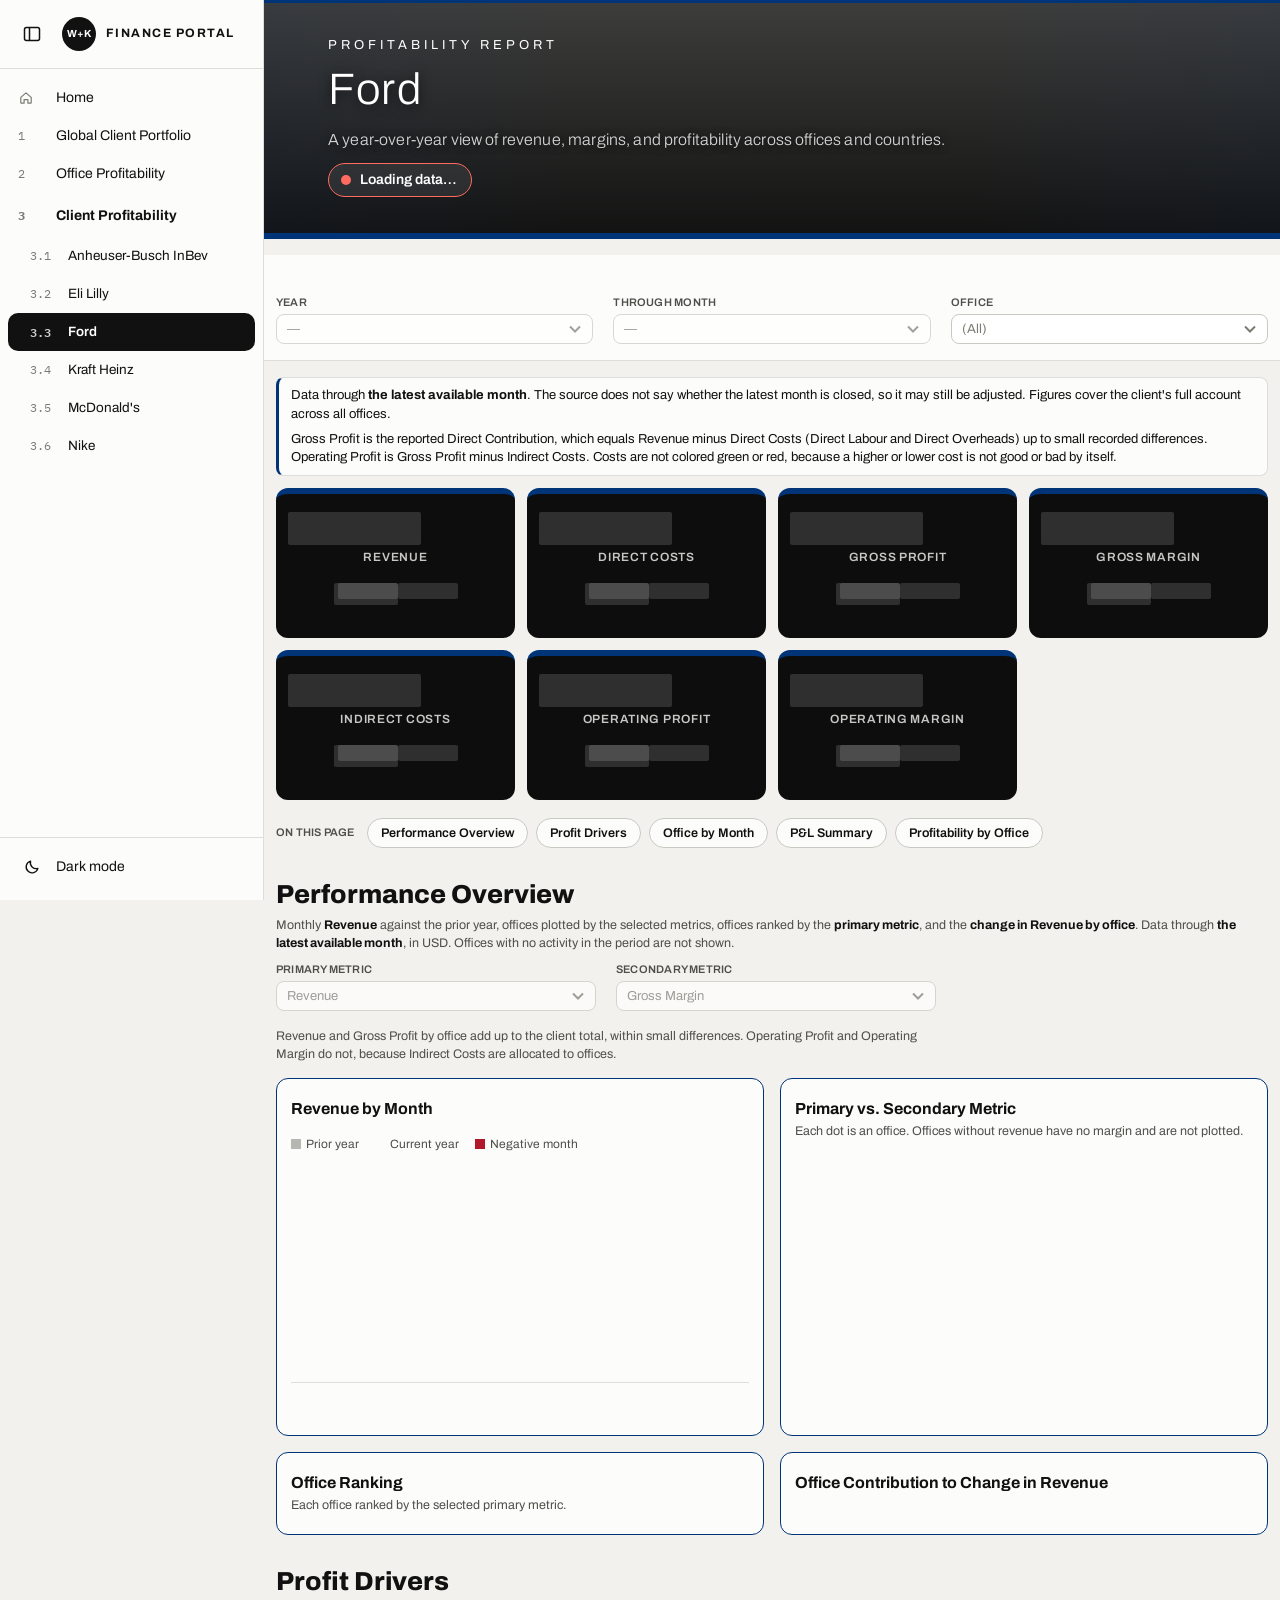
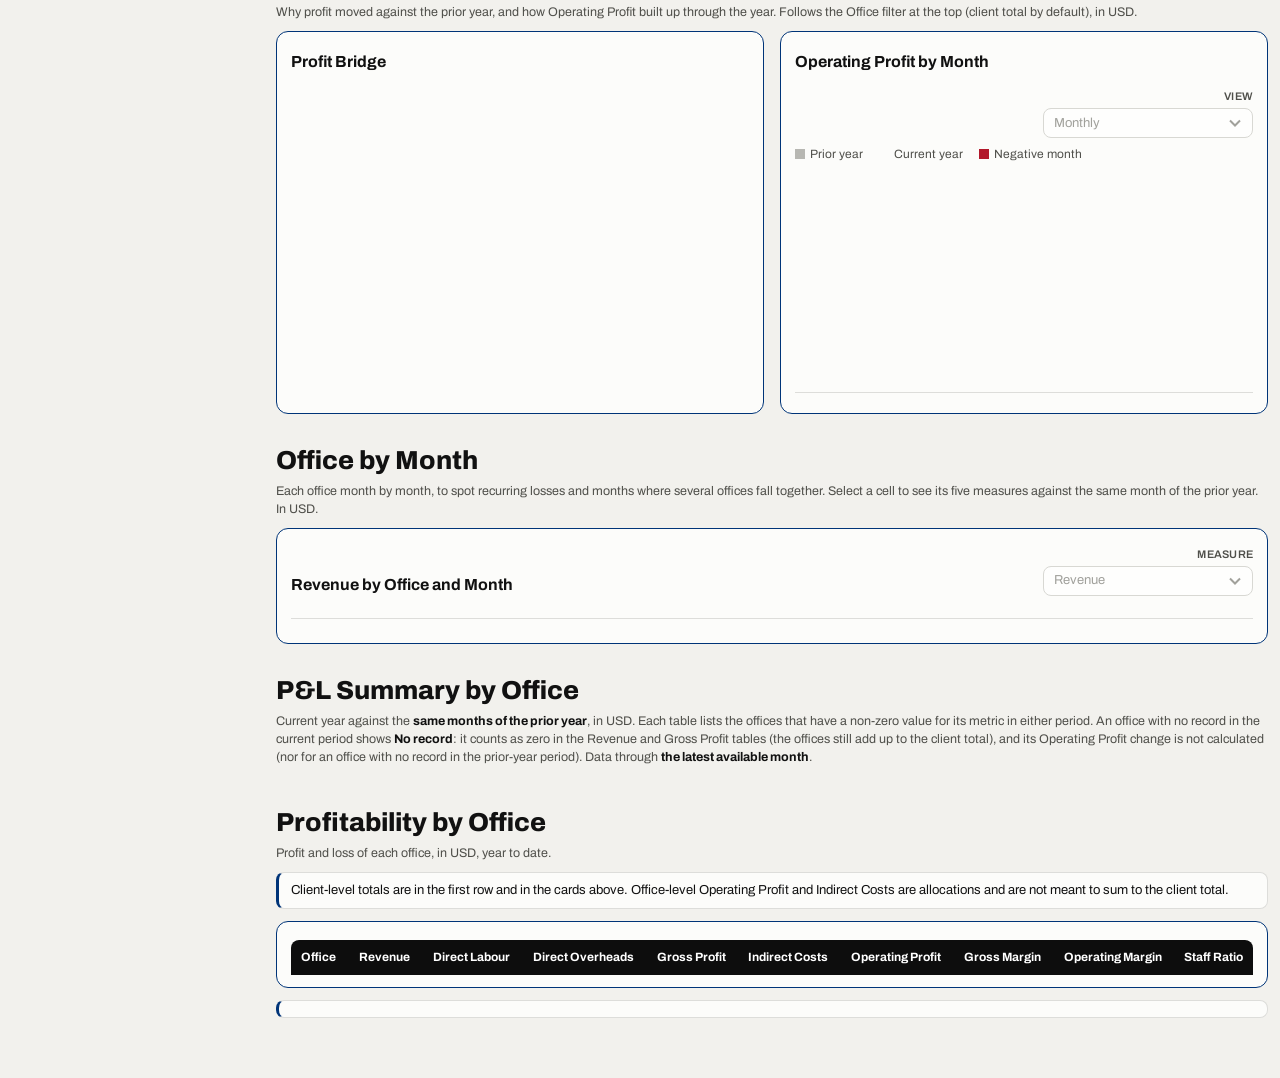
<file: ford.html>
<!DOCTYPE html>
<html lang="en">
<head>
<meta charset="UTF-8">
<meta name="viewport" content="width=device-width, initial-scale=1.0">
<meta name="robots" content="noindex, nofollow">
<title>Ford Profitability</title>
<link rel="icon" href="data:image/svg+xml,%3Csvg xmlns='http://www.w3.org/2000/svg' viewBox='0 0 64 64'%3E%3Crect width='64' height='64' rx='32' fill='%23080808'/%3E%3Ctext x='50%25' y='54%25' text-anchor='middle' font-size='18' font-family='Arial' font-weight='700' fill='white'%3EW%2BK%3C/text%3E%3C/svg%3E">
<link rel="stylesheet" href="assets/portal-shell.css">
<link rel="stylesheet" href="assets/report-theme.css">
<script src="assets/portal-shell.js"></script>
<link rel="preconnect" href="https://fonts.googleapis.com">
<link href="https://fonts.googleapis.com/css2?family=Archivo:wght@400;500;600;700;800&family=IBM+Plex+Mono:wght@400;500;600&display=swap" rel="stylesheet">
<script>
  // CLIENT CONFIG: the only block to edit when cloning this page for another client.
  //   key    = the client's exact name in the data (ReportingClient)
  //   name   = the name shown on the page
  //   brand  = the client's primary (dark) color, used for the header band and the KPI cards
  //   accent = the client's accent color, used for the header strip, the KPI card strip and the panel borders
  //   mark   = (optional) fill of the ranking bars; defaults to accent
  //   dot    = (optional) fill of the scatter dots; defaults to accent
  //   label  = (optional) color of the small label in the header; defaults to accent
  //   image  = (optional) background photo of the top banner; tint = its overlay color as "r, g, b" (default black);
  //   shade  = the overlay opacity at the top and at the bottom of the banner (default [0.75, 0.92]);
  //   rule   = (optional) color of the banner's bottom border; defaults to accent
  window.CLIENT = { key: "Ford Motor Company", name: "Ford", brand: "#0D0D0D", accent: "#003478", mark: "#003478", dot: "#003478", label: "#FFFFFF", image: "https://images.unsplash.com/photo-1533473359331-0135ef1b58bf?w=1600", tint: "0, 0, 0", shade: [0.75, 0.92] };
  document.title = window.CLIENT.name + " Profitability";
  document.documentElement.style.setProperty("--brand", window.CLIENT.brand);
  document.documentElement.style.setProperty("--accent", window.CLIENT.accent);
  document.documentElement.style.setProperty("--label", window.CLIENT.label || window.CLIENT.accent);
  (() => {
    const c = window.CLIENT, r = document.documentElement.style, t = c.tint || "0, 0, 0", sh = c.shade || [0.75, 0.92];
    if (c.image) r.setProperty("--banner", "linear-gradient(rgba(" + t + ", " + sh[0] + "), rgba(" + t + ", " + sh[1] + ")), url(\"" + c.image + "\") center / cover");
    if (c.rule) r.setProperty("--rule", c.rule);
  })();
</script>
<script type="module" src="https://prod-useast-a.online.tableau.com/javascripts/api/tableau.embedding.3.latest.min.js"></script>
<style>
  :root {
    --bg: #F2F1ED; --panel: #FCFCFA; --card: #F4F4F2; --band: #F8F8F5;
    --ink: #111111; --ink2: #4F4F4A; --ink3: #7B7B74; --line: #DDDDDA; --line2: #C9C9C3;
    --good: #146B3A; --bad: #B2182B; --good-dark: #5DAE74; --bad-dark: #F4A6A0;
    --brand: #001A33; --accent: #D4AF37; --mark: #D4AF37; --label: #D4AF37; --head: #0D0D0D; --c-py: #B7B7B2;
  }
  * { box-sizing: border-box; }
  body { margin: 0; background: var(--bg); color: var(--ink); font-family: "Archivo", system-ui, sans-serif; font-size: 14px; line-height: 1.45; }
  /* Top banner: the client's photo under a dark overlay, with the accent as top and bottom rule. */
  .shell { position: relative; overflow: hidden; background: var(--banner, var(--brand)); color: #fff; text-align: left; padding: clamp(22px, 3vw, 36px) clamp(24px, 5vw, 64px); border-top: 3px solid var(--accent); border-bottom: 6px solid var(--rule, var(--accent)); }
  .shell::before { content: ""; position: absolute; inset: 0; pointer-events: none; background: linear-gradient(90deg, color-mix(in srgb, var(--accent) 8%, transparent), transparent 30%, transparent 70%, color-mix(in srgb, var(--accent) 8%, transparent)); }
  .shell > * { position: relative; }
  .shell .brand-label { margin: 0 0 clamp(10px, 1.3vw, 14px); font-size: clamp(11px, 1.2vw, 13px); font-weight: 400; line-height: 1; letter-spacing: clamp(2px, 0.35vw, 4px); text-transform: uppercase; color: var(--label); }
  .shell h1 { margin: 0 0 clamp(10px, 1.4vw, 14px); font-size: clamp(30px, 4vw, 44px); font-weight: 300; line-height: 1.08; letter-spacing: clamp(0.5px, 0.12vw, 1.5px); text-shadow: 0 2px 12px rgba(0, 0, 0, .65); }
  .shell .shell-desc { max-width: 900px; margin: 0; color: #D5D5D5; font-size: clamp(14px, 1.5vw, 16px); font-weight: 300; line-height: 1.45; letter-spacing: .15px; text-shadow: 0 1px 8px rgba(0, 0, 0, .75); }
  .sync { display: inline-flex; align-items: center; gap: 9px; margin-top: 12px; padding: 6px 14px 6px 12px; border: 1px solid rgba(255,255,255,.28); border-radius: 999px; background: rgba(255,255,255,.08); font-weight: 600; font-size: 14px; color: #FFFFFF; cursor: default; }
  .sync .dot { width: 10px; height: 10px; border-radius: 50%; background: #A6A6A0; flex: none; }
  .sync.loading .dot, .sync.updating .dot, .sync.signin .dot, .sync.cached .dot { background: #FF6B5F; animation: pulse .8s ease-in-out infinite; }
  .sync.loading, .sync.updating, .sync.signin, .sync.cached { border-color: #FF6B5F; }
  #signin { display: flex; align-items: center; flex-wrap: wrap; gap: 12px 16px; margin-top: 12px; font-size: 14px; color: #E7E8E6; }
  #signin[hidden] { display: none; }
  #signin button { font: inherit; font-weight: 700; padding: 8px 16px; background: #FFFFFF; color: #111111; border: 0; border-radius: 3px; cursor: pointer; }
  #signin button:focus-visible { outline: 2px solid #FFFFFF; outline-offset: 2px; }
  .sync.ready .dot { background: #4ADE80; }
  .sync.error .dot { background: #FF6B5F; }
  .sync.error { color: #FF6B5F; }
  @keyframes pulse { 0%, 100% { opacity: 1; } 50% { opacity: .25; } }

  body.is-loading .kpi .v, body.is-loading .kpi .row span { color: transparent !important; background: rgba(255,255,255,.14); border-radius: 2px; }
  body.is-loading .kpi .v { width: 62%; }
  body.is-loading .kpi .row span { min-width: 60px; min-height: 16px; display: inline-block; }
  body.is-updating .kpis { opacity: .45; transition: opacity .15s; }
  main { max-width: 1480px; margin: 0 auto; padding: 0 0 48px; }

  .controls { display: grid; grid-template-columns: repeat(2, minmax(0, 320px)); gap: 20px; padding: 0 12px; margin: 0 0 14px; }
  .controls.one { grid-template-columns: minmax(0, 260px); padding: 0; margin: 0; }
  .controls .hint { grid-column: 1 / -1; margin: -4px 0 0; font-size: 12.5px; color: var(--ink2); }
  .controls label { display: block; font-size: 11px; font-weight: 600; text-transform: uppercase; color: var(--ink2); margin-bottom: 3px; letter-spacing: .02em; }
  .controls { --chev: url("data:image/svg+xml,%3Csvg xmlns='http://www.w3.org/2000/svg' viewBox='0 0 12 8'%3E%3Cpath d='M1 1.5l5 5 5-5' fill='none' stroke='%23111111' stroke-width='2'/%3E%3C/svg%3E"); --chev-off: url("data:image/svg+xml,%3Csvg xmlns='http://www.w3.org/2000/svg' viewBox='0 0 12 8'%3E%3Cpath d='M1 1.5l5 5 5-5' fill='none' stroke='%237B7B74' stroke-width='2'/%3E%3C/svg%3E"); }
  .controls select { width: 100%; min-height: 30px; font: inherit; font-size: 13px; padding: 4px 26px 4px 10px; border: 1px solid var(--ink); background: #fff var(--chev) no-repeat right 11px center / 12px 8px; border-radius: 8px; appearance: none; -webkit-appearance: none; }
  .controls select:disabled { color: var(--ink3); border-color: var(--line2); background-image: var(--chev-off); }
  .controls select:focus-visible { outline: 2px solid var(--ink); outline-offset: 2px; }
  .empty-state { margin: 12px 12px 0; padding: 16px; background: var(--panel); border: 1px solid var(--line); border-radius: 10px; color: var(--ink2); }
  .warn { margin: 12px 12px 0; padding: 10px 14px; background: #FFF6E5; border: 1px solid #E8C877; border-radius: 8px; color: #5A4300; font-size: 13px; }
  .warn[hidden], .empty-state[hidden] { display: none; }

  .pl-note { font-size: 13px; color: var(--ink); margin: 0 12px 12px; padding: 8px 12px; border: 1px solid var(--line); border-left: 3px solid var(--accent); border-radius: 8px; background: var(--panel); }
  .pl-note.kpi-intro { margin: 16px 12px 12px; }
  .pl-note p { margin: 0 0 6px; }
  .pl-note p:last-child { margin: 0; }
  .period { display: inline-flex; align-items: center; flex-wrap: wrap; gap: 6px 10px; margin: 0 0 8px; padding: 7px 14px; border: 1px solid var(--line2); border-radius: 999px; background: var(--panel); font-size: 14px; }
  .period[hidden] { display: none; }
  .period .mode { font-weight: 800; letter-spacing: .06em; text-transform: uppercase; font-size: 12px; background: var(--brand); color: #fff; padding: 3px 9px; border-radius: 999px; }
  .period .vs { color: var(--ink3); }

  .kpis { display: grid; grid-template-columns: repeat(7, 1fr); gap: 12px; padding: 0 12px; }
  .kpi { background: var(--brand); color: #fff; padding: 18px 12px 14px; min-height: 150px; border-top: 6px solid var(--accent); border-radius: 12px; text-align: center; }
  .kpi .v { font-size: 30px; font-weight: 800; line-height: 1.1; margin: 0 0 4px; letter-spacing: -.01em; }
  .kpi .k { font-size: 12px; font-weight: 600; letter-spacing: .06em; text-transform: uppercase; color: #C8C7C5; }
  .kpi .row { margin-top: 14px; font-size: 13px; }
  .kpi .py small { font-size: 12px; font-weight: 500; margin-right: 4px; color: #C8C7C5; }
  .kpi .py span { font-weight: 700; }
  .kpi .delta { display: block; margin-top: 2px; font-size: 20px; font-weight: 800; line-height: 1.2; }
  .kpi .delta.word { font-size: 16px; }
  .delta.pos { color: var(--good-dark); } .delta.neg { color: var(--bad-dark); }
  .delta.na, .delta.neu { color: #C8C7C5; }

  h2.sec { font-size: 26px; font-weight: 800; margin: 28px 12px 2px; scroll-margin-top: calc(var(--nav-h, 0px) + var(--filt-h, 100px) + 8px); }
  .jump { display: flex; flex-wrap: wrap; align-items: center; gap: 8px; margin: 18px 12px 0; }
  .jump span { font-size: 11px; font-weight: 600; text-transform: uppercase; letter-spacing: .02em; color: var(--ink2); margin-right: 4px; }
  .jump a { font-size: 12.5px; font-weight: 600; color: var(--ink); text-decoration: none; padding: 5px 13px; border: 1px solid var(--line2); border-radius: 999px; background: var(--panel); }
  .jump a:hover { border-color: var(--ink); }
  .jump a:focus-visible { outline: 2px solid var(--ink); outline-offset: 2px; }
  .h2sub { font-size: 12.5px; color: var(--ink2); margin: 0 12px 10px; }
  .h2sub b { color: var(--ink); }
  .panel { background: var(--panel); border: 1px solid var(--accent); border-radius: 12px; padding: 18px 14px 12px; min-width: 0; }
  .panel h3 { font-size: 16px; margin: 0; font-weight: 700; }
  .panel .sub { font-size: 12.5px; color: var(--ink2); margin: 2px 0 8px; }
  body.is-updating .charts, body.is-updating .trend, body.is-updating .sums, body.is-updating .pl, body.is-updating .contrib, body.is-updating .mxwrap { opacity: .45; transition: opacity .15s; }
  .charts { display: grid; grid-template-columns: repeat(2, 1fr); gap: 16px; padding: 0 12px; }

  .rank-row { display: grid; grid-template-columns: 130px 1fr; align-items: center; gap: 10px; padding: 4px 0; font-size: 13px; }
  .rank-row .nm { white-space: nowrap; overflow: hidden; text-overflow: ellipsis; color: var(--ink); }
  .rank-row .bar-cell { display: grid; grid-template-columns: 1fr 92px; align-items: center; gap: 8px; min-width: 0; }
  .rank-row .track { position: relative; height: 18px; }
  .rank-row .track.has-neg::before { content: ""; position: absolute; left: var(--zero); top: -3px; bottom: -3px; width: 1px; background: var(--line2); }
  .rank-row .bar { position: absolute; top: 0; height: 18px; background: var(--mark); border: 1px solid var(--brand); min-width: 2px; }
  .rank-row .bar.neg { background: var(--bad); border-color: var(--bad); opacity: .6; }
  .rank-row .val { font-size: 12.5px; font-weight: 700; font-variant-numeric: tabular-nums; color: var(--ink); white-space: nowrap; }
  .contrib { margin: 0; }
  .contrib-head { display: flex; align-items: flex-end; justify-content: space-between; flex-wrap: wrap; gap: 8px 20px; margin-bottom: 8px; }
  .contrib .rank-row .bar.pos { background: var(--good); border-color: var(--good); opacity: .55; }
  .contrib .rank-row .bar.neg { background: var(--bad); border-color: var(--bad); opacity: .55; }
  .contrib .rank-row.sep .bar { opacity: 1; }
  .contrib .rank-row.sep { border-top: 1px solid var(--line2); margin-top: 6px; padding-top: 8px; font-weight: 700; }
  .contrib .rank-row .bar-cell { grid-template-columns: 1fr 110px; }
  .legend { display: flex; gap: 16px; font-size: 12px; color: var(--ink2); margin-bottom: 4px; }
  .legend i { display: inline-block; width: 10px; height: 10px; margin-right: 5px; vertical-align: -1px; }
  #trend { width: 100%; height: auto; display: block; }
  #trend .bar { cursor: default; }
  #trend .bar:hover { opacity: .8; }
  .trend-sum { margin-top: 10px; padding-top: 8px; border-top: 1px solid var(--line); font-size: 12.5px; color: var(--ink2); }
  .trend-sum p { margin: 0 0 4px; }
  .trend-sum b { color: var(--ink); }
  .recon { margin: 8px 0 4px; font-size: 12.5px; color: var(--ink2); }
  .chart-box { position: relative; }
  #scatter { width: 100%; height: auto; display: block; }
  #scatter .dot { cursor: default; }
  #scatter .dot:hover { opacity: .8; }
  .chart-tip { position: absolute; pointer-events: none; background: var(--ink); color: #fff; padding: 8px 12px; font-size: 12.5px; line-height: 1.4; white-space: nowrap; box-shadow: 0 2px 8px rgba(0,0,0,.18); z-index: 2; }
  .chart-tip[hidden] { display: none; }
  .chart-tip .t { font-weight: 700; }
  .empty-chart { color: var(--ink3); font-size: 13px; padding: 24px 0; }

  .sums { display: grid; grid-template-columns: repeat(3, 1fr); gap: 16px; padding: 0 12px; }
  .tbl-wrap { overflow-x: auto; }
  .tbl { width: 100%; border-collapse: collapse; font-size: 13px; font-variant-numeric: tabular-nums; }
  .tbl th { background: var(--head); color: #fff; font-size: 12px; font-weight: 700; text-align: right; padding: 9px 10px; white-space: nowrap; }
  .tbl th:first-child, .tbl td:first-child { text-align: left; }
  .tbl th:first-child { border-top-left-radius: 8px; } .tbl th:last-child { border-top-right-radius: 8px; }
  .tbl th button { font: inherit; color: inherit; background: none; border: 0; padding: 0; cursor: pointer; }
  .tbl th button:focus-visible { outline: 2px solid #fff; outline-offset: 2px; }
  .tbl th[aria-sort="ascending"] button::after { content: " \25B4"; }
  .tbl th[aria-sort="descending"] button::after { content: " \25BE"; }
  .tbl td { text-align: right; padding: 7px 10px; border-bottom: 1px solid var(--line); white-space: nowrap; }
  .tbl tbody tr:nth-child(even) td { background: var(--band); }
  .tbl tr.total td { font-weight: 700; background: #ECEBE6; border-bottom: 1px solid var(--line2); }
  .tbl tbody tr.total td { background: #ECEBE6; border-top: 1px solid var(--line2); }
  .tbl .pos { color: var(--good); } .tbl .neg { color: var(--bad); } .tbl .na { color: var(--ink3); }
  .pl-block { padding: 0 12px; }

  .panel .controls.one { grid-template-columns: minmax(0, 210px); flex: none; margin-left: auto; text-align: right; }
  .contrib-head > div:first-child { flex: 1 1 260px; min-width: 0; }
  #bridge, #optrend { width: 100%; height: auto; display: block; }
  #bridge .bar:hover, #optrend .bar:hover, #optrend .dot:hover { opacity: .8; }
  .mxwrap { padding: 0 12px; }
  .mx { border-collapse: separate; border-spacing: 2px; font-size: 12.5px; font-variant-numeric: tabular-nums; width: 100%; }
  .mx th { font-size: 12px; font-weight: 700; color: var(--ink2); text-align: center; padding: 4px 4px 6px; white-space: nowrap; }
  .mx th:first-child, .mx td:first-child { text-align: left; padding-right: 14px; white-space: nowrap; }
  .mx td { padding: 0; text-align: center; }
  .mx td.ytd, .mx th.ytd { border-left: 1px solid var(--line2); padding-left: 4px; }
  .mx td.nm { font-size: 13px; }
  .mx tr.total td.nm, .mx tr.total button.c { font-weight: 700; }
  .mx tr.total td { border-bottom: 1px solid var(--line2); padding-bottom: 4px; }
  .mx button.c { display: block; width: 100%; min-width: 58px; font: inherit; font-size: 12.5px; padding: 8px 4px; color: var(--ink); background: transparent; border: 1px solid transparent; border-radius: 4px; cursor: pointer; }
  .mx button.c:hover { border-color: var(--ink); }
  .mx button.c:focus-visible { outline: 2px solid var(--ink); outline-offset: 1px; }
  .mx button.c.sel { outline: 2px solid var(--ink); outline-offset: -2px; }
  .mx button.c.nr { color: var(--ink3); }
  .mx-notes { margin: 10px 0 0; font-size: 12.5px; color: var(--ink2); }
  .mx-notes p { margin: 0 0 4px; }
  .mx-detail { margin-top: 14px; padding-top: 12px; border-top: 1px solid var(--line); }
  .mx-detail h4 { margin: 0 0 8px; font-size: 14px; }
  .mx-detail .hint { margin: 0; font-size: 12.5px; color: var(--ink3); }
  .mx-detail .tbl-wrap { max-width: 640px; }
  .controls.filters { position: sticky; top: var(--nav-h, 0px); z-index: 190; grid-template-columns: repeat(3, minmax(0, 1fr)); gap: 20px; margin: 16px 0 0; padding: 40px 12px 16px; border-bottom: 1px solid var(--line); background: var(--panel); }
  .fhint { margin: 10px 12px 0; font-size: 12.5px; color: var(--ink2); }
  .sync-mini { position: absolute; left: 12px; top: 10px; line-height: 1.2; display: none; align-items: center; gap: 7px; max-width: calc(100% - 24px); font-size: 12px; font-weight: 600; color: var(--ink2); white-space: nowrap; overflow: hidden; text-overflow: ellipsis; }
  body.sync-hidden .sync-mini { display: flex; }
  .sync-mini .dot { width: 8px; height: 8px; border-radius: 50%; background: #A6A6A0; flex: none; }
  .sync-mini.loading .dot, .sync-mini.updating .dot, .sync-mini.signin .dot, .sync-mini.cached .dot { background: #FF6B5F; animation: pulse .8s ease-in-out infinite; }
  .sync-mini.ready .dot { background: #4ADE80; }
  .sync-mini.error { color: var(--bad); }
  .sync-mini.error .dot { background: var(--bad); }
  .combo { position: relative; }
  .combo-btn { width: 100%; min-height: 30px; font: inherit; font-size: 13px; color: var(--ink); text-align: left; white-space: nowrap; overflow: hidden; text-overflow: ellipsis; padding: 4px 26px 4px 10px; border: 1px solid var(--ink); background: #fff var(--chev) no-repeat right 11px center / 12px 8px; border-radius: 8px; cursor: pointer; }
  .combo-btn:disabled { color: var(--ink3); border-color: var(--line2); background-image: var(--chev-off); cursor: default; }
  .combo-btn:focus-visible, .combo-search:focus-visible { outline: 2px solid var(--ink); outline-offset: 2px; }
  .combo-panel { position: absolute; z-index: 150; left: 0; right: 0; top: 100%; margin-top: 2px; background: #fff; border: 1px solid var(--ink); border-radius: 8px; overflow: hidden; box-shadow: 0 2px 8px rgba(0,0,0,.18); }
  .combo-panel[hidden] { display: none; }
  .combo-search { display: block; width: 100%; padding: 6px 10px; font: inherit; font-size: 13px; background: #fff; border: 0; border-bottom: 1px solid var(--line2); border-radius: 0; }
  .combo-list { list-style: none; margin: 0; padding: 0; max-height: 260px; overflow-y: auto; }
  .combo-list li { padding: 5px 10px; font-size: 13px; cursor: pointer; }
  .combo-list li.active { background: #E7E8E6; }
  .combo-list li[aria-selected="true"] { font-weight: 700; }
  .combo-list li.none { color: var(--ink3); cursor: default; }
  .combo-list li::before { content: ""; display: inline-block; box-sizing: border-box; width: 17px; height: 17px; margin-right: 8px; vertical-align: -3px; border: 1.5px solid var(--ink); background: #fff no-repeat center / 13px 13px; }
  .combo-list li[aria-selected="true"]::before { background-image: url("data:image/svg+xml,%3Csvg xmlns='http://www.w3.org/2000/svg' viewBox='0 0 12 12'%3E%3Cpath d='M2 6.5l3 3 5-7' fill='none' stroke='%23111111' stroke-width='1.2'/%3E%3C/svg%3E"); }
  .combo-list li.none::before { display: none; }
  .rank-row.hl { background: color-mix(in srgb, var(--accent) 22%, transparent); border-radius: 4px; }
  .rank-row.hl .nm { font-weight: 700; }
  .tbl tbody tr.hl td { background: color-mix(in srgb, var(--accent) 22%, #fff); font-weight: 600; }
  .mx tr.hl td.nm { background: color-mix(in srgb, var(--accent) 22%, #fff); font-weight: 700; border-radius: 4px; }

  .status { font-size: 12px; color: var(--ink3); margin: 14px 12px 0; }
  .status.err { color: var(--bad); font-weight: 600; }
  .source { margin: 16px 0 0; }
  /* Kept laid out off-screen (not display:none) so the embed still loads; revealed when sign-in is needed or with ?source in the address. */
  .source.is-hidden { position: absolute; left: -10000px; top: 0; width: 1100px; height: 480px; overflow: hidden; margin: 0; }
  .source h2 { font-size: 18px; font-weight: 800; margin: 0 12px 2px; }
  .source tableau-viz { display: block; }
  .source .note { font-size: 12.5px; color: var(--ink2); margin: 0 12px 8px; }

  @media (max-width: 1280px) { .kpis { grid-template-columns: repeat(4, 1fr); } .sums { grid-template-columns: 1fr; } }
  @media (max-width: 900px) {
    .controls, .controls.filters { grid-template-columns: 1fr 1fr; }
    .kpis { grid-template-columns: 1fr 1fr; }
    .charts { grid-template-columns: 1fr; }
    h2.sec { font-size: 22px; }
  }
</style>
</head>
<body class="is-loading client-report">
<div class="shell">
  <div class="brand-label">Profitability Report</div>
  <h1 id="client-title">Ford</h1>
  <p class="shell-desc">A year-over-year view of revenue, margins, and profitability across offices and countries.</p>
  <div class="sync loading" id="sync" role="status" aria-live="polite"><span class="dot"></span><span id="sync-text">Loading data…</span></div>
  <div class="signin" id="signin" hidden>
    <span>Tableau needs you to sign in before the report can load. The sign-in box is just below.</span>
    <button type="button" id="signin-btn">Sign in below ↓</button>
  </div>
</div>
<main>
  <section class="source is-hidden" id="source" aria-hidden="true">
    <h2 id="source-title">Sign in to Tableau</h2>
    <p class="note" id="source-note">Use the box below to sign in and load the report. This box disappears once the data loads.</p>
    <tableau-viz id="viz"
      src="https://prod-useast-a.online.tableau.com/t/wk/views/ProfitabilityPortalData/SRC_CPD_ClientParentOfficeMonth"
      width="100%" height="420" toolbar="hidden" hide-tabs iframe-attr-loading="eager">
    </tableau-viz>
  </section>

  <section class="controls filters" aria-label="Filters">
    <div class="sync-mini loading" id="sync-mini" aria-hidden="true"><span class="dot"></span><span id="sync-mini-text">Loading data…</span></div>
    <div><label for="f-year">Year</label><select id="f-year" disabled><option>—</option></select></div>
    <div><label for="f-month">Through month</label><select id="f-month" disabled><option>—</option></select></div>
    <div><label for="f-office">Office</label><select id="f-office" disabled><option>(All)</option></select></div>
  </section>
  <p class="fhint" id="filter-hint"></p>

  <p class="empty-state" id="empty-state" hidden>No data for this client.</p>
  <p class="warn" id="data-warn" hidden>Some data is missing in the source: a measure for some months, or the whole client total for a month. Figures that depend on it are shown as unavailable (—).</p>
  <div class="pl-note kpi-intro">
    <div class="period" id="period-pill" hidden></div>
    <p>Data through <b class="cutoff">the latest available month</b>. The source does not say whether the latest month is closed, so it may still be adjusted. <span id="scope-sentence">Figures cover the client's full account across all offices.</span></p>
    <p>Gross Profit is the reported Direct Contribution, which equals Revenue minus Direct Costs (Direct Labour and Direct Overheads) up to small recorded differences. Operating Profit is Gross Profit minus Indirect Costs. Costs are not colored green or red, because a higher or lower cost is not good or bad by itself.</p>
  </div>

  <section class="kpis">
    <div class="kpi" id="k-rev"><div class="v">—</div><div class="k">Revenue</div><div class="row"><span class="py"><small></small><span></span></span><span class="delta"></span></div></div>
    <div class="kpi" id="k-dcost"><div class="v">—</div><div class="k">Direct Costs</div><div class="row"><span class="py"><small></small><span></span></span><span class="delta"></span></div></div>
    <div class="kpi" id="k-gp"><div class="v">—</div><div class="k">Gross Profit</div><div class="row"><span class="py"><small></small><span></span></span><span class="delta"></span></div></div>
    <div class="kpi" id="k-gm"><div class="v">—</div><div class="k">Gross Margin</div><div class="row"><span class="py"><small></small><span></span></span><span class="delta"></span></div></div>
    <div class="kpi" id="k-ind"><div class="v">—</div><div class="k">Indirect Costs</div><div class="row"><span class="py"><small></small><span></span></span><span class="delta"></span></div></div>
    <div class="kpi" id="k-op"><div class="v">—</div><div class="k">Operating Profit</div><div class="row"><span class="py"><small></small><span></span></span><span class="delta"></span></div></div>
    <div class="kpi" id="k-om"><div class="v">—</div><div class="k">Operating Margin</div><div class="row"><span class="py"><small></small><span></span></span><span class="delta"></span></div></div>
  </section>

  <nav class="jump" aria-label="On this page">
    <span>On this page</span>
    <a href="#overview">Performance Overview</a><a href="#drivers">Profit Drivers</a><a href="#by-month">Office by Month</a><a href="#pl-summary">P&amp;L Summary</a><a href="#profitability">Profitability by Office</a>
  </nav>

  <h2 class="sec" id="overview">Performance Overview</h2>
  <p class="h2sub">Monthly <b>Revenue</b> against the prior year, offices plotted by the selected metrics, offices ranked by the <b>primary metric</b>, and the <b>change in Revenue by office</b>. Data through <b class="cutoff">the latest available month</b>, in USD. Offices with no activity in the period are not shown.</p>
  <section class="controls">
    <div><label for="f-primary">Primary metric</label>
      <select id="f-primary" disabled>
        <option value="rev" selected>Revenue</option><option value="gp">Gross Profit</option><option value="op">Operating Profit</option>
      </select></div>
    <div><label for="f-secondary">Secondary metric</label>
      <select id="f-secondary" disabled>
        <option value="gm" selected>Gross Margin</option><option value="om">Operating Margin</option>
      </select></div>
    <p class="hint">Revenue and Gross Profit by office add up to the client total, within small differences. Operating Profit and Operating Margin do not, because Indirect Costs are allocated to offices.</p>
  </section>
  <section class="charts trend">
    <article class="panel">
      <div class="contrib-head">
        <div>
          <h3 id="trend-title">Revenue by Month</h3>
          <p class="sub" id="trend-sub"></p>
        </div>
      </div>
      <div class="legend"><span><i id="lg-py" style="background:var(--c-py)"></i><span id="lg-py-t">Prior year</span></span><span><i id="lg-cy"></i><span id="lg-cy-t">Current year</span></span><span><i style="background:var(--c-neg)"></i>Negative month</span></div>
      <div class="chart-box">
        <svg id="trend" viewBox="0 0 640 300" role="img" aria-label="Revenue by month, current year against prior year"></svg>
        <div class="chart-tip" id="trend-tip" hidden></div>
      </div>
      <div class="trend-sum" id="trend-sum"></div>
    </article>
    <article class="panel">
      <h3 id="scatter-title">Primary vs. Secondary Metric</h3>
      <p class="sub">Each dot is an office. Offices without revenue have no margin and are not plotted.</p>
      <div class="chart-box">
        <svg id="scatter" viewBox="0 0 600 360" role="img" aria-label="Offices plotted by primary and secondary metric"></svg>
        <div class="chart-tip" id="scatter-tip" hidden></div>
      </div>
    </article>
    <article class="panel">
      <h3 id="rank-title">Office Ranking</h3>
      <p class="sub">Each office ranked by the selected primary metric.</p>
      <div id="ranking"></div>
    </article>
    <article class="panel contrib">
      <div class="contrib-head">
        <div>
          <h3 id="contrib-title">Office Contribution to Change in Revenue</h3>
          <p class="sub" id="contrib-sub"></p>
        </div>
      </div>
      <div id="contrib"></div>
      <p class="recon" id="contrib-recon"></p>
    </article>
  </section>

  <h2 class="sec" id="drivers">Profit Drivers</h2>
  <p class="h2sub">Why profit moved against the prior year, and how Operating Profit built up through the year. Follows the Office filter at the top (client total by default), in USD.</p>
  <section class="charts drivers">
    <article class="panel">
      <div class="contrib-head">
        <div>
          <h3 id="bridge-title">Profit Bridge</h3>
          <p class="sub" id="bridge-sub"></p>
        </div>
      </div>
      <div class="chart-box">
        <svg id="bridge" viewBox="0 0 640 310" role="img" aria-label="Profit bridge from the prior year to the current year"></svg>
        <div class="chart-tip" id="bridge-tip" hidden></div>
      </div>
      <p class="recon" id="bridge-recon"></p>
    </article>
    <article class="panel">
      <div class="contrib-head">
        <div>
          <h3 id="op-title">Operating Profit by Month</h3>
          <p class="sub" id="op-sub"></p>
        </div>
        <div class="controls one"><div><label for="f-opmode">View</label>
          <select id="f-opmode" disabled><option value="month" selected>Monthly</option><option value="cum">Cumulative</option></select></div></div>
      </div>
      <div class="legend"><span><i id="lg2-py" style="background:var(--c-py)"></i><span id="lg2-py-t">Prior year</span></span><span><i id="lg2-cy"></i><span id="lg2-cy-t">Current year</span></span><span id="lg2-neg"><i style="background:var(--c-neg)"></i>Negative month</span></div>
      <div class="chart-box">
        <svg id="optrend" viewBox="0 0 640 300" role="img" aria-label="Operating Profit by month, current year against prior year"></svg>
        <div class="chart-tip" id="op-tip" hidden></div>
      </div>
      <div class="trend-sum" id="opsum"></div>
    </article>
  </section>

  <h2 class="sec" id="by-month">Office by Month</h2>
  <p class="h2sub">Each office month by month, to spot recurring losses and months where several offices fall together. Select a cell to see its five measures against the same month of the prior year. In USD.</p>
  <section class="mxwrap">
    <div class="panel">
      <div class="contrib-head">
        <div>
          <h3 id="mx-title">Revenue by Office and Month</h3>
        </div>
        <div class="controls one"><div><label for="f-matrix">Measure</label>
          <select id="f-matrix" disabled><option value="rev" selected>Revenue</option><option value="gp">Gross Profit</option><option value="op">Operating Profit (allocated)</option></select></div></div>
      </div>
      <div class="tbl-wrap"><table class="mx" id="mx"></table></div>
      <div class="mx-notes" id="mx-notes"></div>
      <div class="mx-detail" id="mx-detail"></div>
    </div>
  </section>

  <h2 class="sec" id="pl-summary">P&amp;L Summary by Office</h2>
  <p class="h2sub">Current year against the <b>same months of the prior year</b>, in USD. Each table lists the offices that have a non-zero value for its metric in either period. An office with no record in the current period shows <b>No record</b>: it counts as zero in the Revenue and Gross Profit tables (the offices still add up to the client total), and its Operating Profit change is not calculated (nor for an office with no record in the prior-year period). Data through <b class="cutoff">the latest available month</b>.</p>
  <section class="sums" id="sums"></section>

  <h2 class="sec" id="profitability">Profitability by Office</h2>
  <p class="h2sub">Profit and loss of each office, in USD, year to date.</p>
  <p class="pl-note">Client-level totals are in the first row and in the cards above. Office-level Operating Profit and Indirect Costs are allocations and are not meant to sum to the client total.</p>
  <div class="pl-block">
    <div class="panel">
      <div class="tbl-wrap">
        <table class="tbl pl" id="pl">
          <thead><tr><th data-k="label"><button type="button">Office</button></th><th data-k="rev"><button type="button">Revenue</button></th><th data-k="dl"><button type="button">Direct Labour</button></th><th data-k="dov"><button type="button">Direct Overheads</button></th><th data-k="gp"><button type="button">Gross Profit</button></th><th data-k="ind"><button type="button">Indirect Costs</button></th><th data-k="op"><button type="button">Operating Profit</button></th><th data-k="gm"><button type="button">Gross Margin</button></th><th data-k="om"><button type="button">Operating Margin</button></th><th data-k="staff" title="Direct Labour divided by Revenue, as recorded"><button type="button">Staff Ratio</button></th></tr></thead>
          <tbody id="pl-body"></tbody>
        </table>
      </div>
    </div>
  </div>
  <div class="pl-note" id="pl-notes" style="margin-top:12px"></div>

  <p class="status err" id="status" hidden></p>

</main>

<script type="module">
  const CLIENT = window.CLIENT;
  // Chart colors come from the active theme (--c-* in assets/report-theme.css); the current-year, dot and mark colors
  // depend on the client, so they are set here and again whenever the theme changes.
  const cssVar = n => getComputedStyle(document.documentElement).getPropertyValue(n).trim();
  const TH = new Proxy({}, { get: (_, k) => cssVar("--c-" + k) });
  const isDark = () => document.documentElement.dataset.theme === "dark";
  // A brand color that is too dark to read on the dark page is lightened toward white (a near-neutral one becomes the page ink).
  function onDark(hex) {
    const n = parseInt(hex.slice(1), 16), c = [n >> 16 & 255, n >> 8 & 255, n & 255];
    const lum = v => { const q = v.map(x => { x /= 255; return x <= 0.03928 ? x / 12.92 : Math.pow((x + 0.055) / 1.055, 2.4); }); return 0.2126 * q[0] + 0.7152 * q[1] + 0.0722 * q[2]; };
    if (Math.max(...c) - Math.min(...c) < 24) return lum(c) < 0.25 ? "#E8E8E2" : hex;
    let k = c, t = 0;
    while (lum(k) < 0.22 && t < 1) { t += 0.05; k = c.map(x => Math.round(x + (255 - x) * t)); }
    return "#" + k.map(x => x.toString(16).padStart(2, "0")).join("");
  }
  function applyBrand() {
    const r = document.documentElement.style, d = isDark(), fit = c => d ? onDark(c) : c;
    r.setProperty("--c-cy", d ? "#F2F2EC" : CLIENT.brand);
    r.setProperty("--c-dot", fit(CLIENT.dot || CLIENT.accent));
    r.setProperty("--c-dotstroke", d ? "#0B0B0B" : CLIENT.brand);
    r.setProperty("--mark", fit(CLIENT.mark || CLIENT.accent));
  }
  applyBrand();
  window.addEventListener("wk-theme", () => { applyBrand(); if (facts.length) render(); });
  // Anchors clear the sticky filter bar, whose height is measured here.
  (() => {
    const bar = document.querySelector(".filters");
    if (!bar) return;
    const set = () => document.documentElement.style.setProperty("--filt-h", bar.offsetHeight + "px");
    set(); new ResizeObserver(set).observe(bar);
  })();
  const ROOT = "WKI";   // the client total comes from the WKI row; office rows are the parent offices
  document.getElementById("client-title").textContent = CLIENT.name;
  const viz = document.getElementById("viz");
  const statusEl = document.getElementById("status");
  const primarySel = document.getElementById("f-primary");
  const secondarySel = document.getElementById("f-secondary");
  const yearSel = document.getElementById("f-year");
  const monthSel = document.getElementById("f-month");
  const officeSel = document.getElementById("f-office");
  const MONTHS = ["January","February","March","April","May","June","July","August","September","October","November","December"];
  const MONTH_WORDS = {
    january:1, jan:1, enero:1, ene:1, february:2, feb:2, febrero:2, march:3, mar:3, marzo:3,
    april:4, apr:4, abril:4, abr:4, may:5, mayo:5, june:6, jun:6, junio:6, july:7, jul:7, julio:7,
    august:8, aug:8, agosto:8, ago:8, september:9, sep:9, sept:9, septiembre:9, setiembre:9,
    october:10, oct:10, octubre:10, november:11, nov:11, noviembre:11, december:12, dec:12, diciembre:12, dic:12
  };
  const MEASURES = ["rev", "dl", "dov", "dc", "ind"];
  const NEAR = 1;   // amounts under $1 count as zero

  // One fact per year x month x office (this client only). The WKI row is the client total.
  // `n` is how many of the five measures the source returned for that row (5 = complete).
  let facts = [];
  let reading = false, rerun = false, timer = null;
  // Filters at the top of the page. selYear and selMonth are null until the viewer chooses: the latest year and month then apply.
  // selOffices holds the picked parent offices; empty means all offices (the client total, from the WKI rows).
  let selYear = null, selMonth = null;
  const selOffices = new Set();
  const focused = () => selOffices.size > 0;
  const isSel = o => selOffices.has(o);
  const inScope = o => focused() ? selOffices.has(o) : o === ROOT;
  const scopeName = () => selOffices.size === 1 ? [...selOffices][0] : selOffices.size + " offices";
  const scopeList = () => [...selOffices].sort((a, b) => a.localeCompare(b)).join(", ");

  const syncEl = document.getElementById("sync");
  const syncText = document.getElementById("sync-text");
  const syncMini = document.getElementById("sync-mini");
  const syncMiniText = document.getElementById("sync-mini-text");
  // The compact status in the sticky bar shows only once the header status has scrolled out of view.
  new IntersectionObserver(([e]) => document.body.classList.toggle("sync-hidden", !e.isIntersecting)).observe(syncEl);
  let loaded = false;
  let lastSync = "";

  function setState(state, text, detail) {
    syncEl.className = "sync " + state;
    syncText.textContent = text;
    syncMini.className = "sync-mini " + state;
    syncMiniText.textContent = text;
    syncEl.title = detail || "";
    if (state === "ready" || state === "error" || state === "cached") document.body.classList.remove("is-loading");
    document.body.classList.toggle("is-updating", state === "updating");
    statusEl.hidden = state !== "error";
    statusEl.textContent = state === "error" ? detail || text : "";
  }
  function busyState() {
    if (fromCache) return ["cached", "Showing saved data from " + lastSync + " · Updating…"];
    return loaded ? ["updating", "Updating…"] : ["loading", "Loading data…"];
  }
  // Full retrieval stamp with the day, so a saved snapshot from a previous day is recognisable.
  // The last known failure (sign-in needed, refresh failed, embed failed). It is shown again whenever the saved snapshot
  // finishes loading, and a later successful read clears it.
  let failure = null;
  function showFailure() {
    if (!failure) return;
    const keeping = fromCache && loaded;
    const text = keeping ? withSaved(failure.text) : failure.fallback;
    setState(failure.state, text, failure.state === "error" ? (keeping ? text + " " : "") + failure.detail : "");
  }
  // Appended to any failure or sign-in message while saved figures are on screen.
  const withSaved = text => text + ". Showing saved data from " + lastSync + ".";
  function stamp(d) { return d.toLocaleString("en-US", { month: "short", day: "numeric", hour: "numeric", minute: "2-digit" }); }

  // ---------- local cache (IndexedDB): paint the last read instantly, refresh from Tableau in the background ----------
  const CACHE_KEY = "client-profitability-" + CLIENT.key.toLowerCase().replace(/[^a-z0-9]+/g, "-") + "-facts-v3";
  let fromCache = false;
  function idb() {
    return new Promise((res, rej) => {
      const r = indexedDB.open("wk-finance-portal", 1);
      r.onupgradeneeded = () => r.result.createObjectStore("cache");
      r.onsuccess = () => res(r.result);
      r.onerror = () => rej(r.error);
    });
  }
  async function cacheGet() {
    try {
      const db = await idb();
      return await new Promise((res, rej) => {
        const q = db.transaction("cache").objectStore("cache").get(CACHE_KEY);
        q.onsuccess = () => res(q.result || null);
        q.onerror = () => rej(q.error);
      });
    } catch (_) { return null; }
  }
  async function cachePut(v) {
    try {
      const db = await idb();
      await new Promise((res, rej) => {
        const t = db.transaction("cache", "readwrite");
        t.objectStore("cache").put(v, CACHE_KEY);
        t.oncomplete = res;
        t.onerror = () => rej(t.error);
      });
    } catch (_) {}
  }
  function errText(e) { return e && e.message ? e.message : String(e); }
  function sheet() {
    const s = viz.workbook.activeSheet;
    return s.sheetType === "worksheet" ? s : (s.worksheets && s.worksheets[0]) || null;
  }

  // ---------- data shape ----------
  function toNum(v) {
    if (typeof v === "number") return v;
    if (typeof v === "string" && v.trim() !== "" && !isNaN(Number(v))) return Number(v);
    return null;
  }
  function monthOf(cell) {
    const n = toNum(cell.value);
    if (n !== null && Number.isInteger(n) && n >= 1 && n <= 12) return n;
    for (const s of [cell.value, cell.formattedValue]) {
      if (typeof s === "string") {
        const m = MONTH_WORDS[s.trim().toLowerCase().replace(/\./g, "")];
        if (m) return m;
      }
    }
    return null;
  }
  // SRC_CPD_ClientParentOfficeMonth carries each measure as _USD; the page is USD-only.
  function kindOf(name) {
    const s = String(name || "").trim().toLowerCase();
    return { revenue_usd: "rev", directlabour_usd: "dl", directoverheads_usd: "dov",
             directcontribution_usd: "dc", indirectcosts_usd: "ind" }[s] || null;
  }

  function parse(table) {
    const cols = table.columns, rows = table.data;
    if (!rows.length) return [];
    const names = cols.map(c => c.fieldName.trim());
    const find = re => names.findIndex(n => re.test(n));
    const mn = find(/^(measure names|nombres de medidas)$/i);
    const mv = find(/^(measure values|valores de medidas)$/i);
    const ci = find(/^reportingclient/i);
    const pi = find(/^parent\s*office/i);
    let yi = -1, mi = -1;
    cols.forEach((c, i) => {
      if (yi >= 0 || i === mn || i === mv) return;
      if (rows.every(r => { const n = toNum(r[i].value); return n !== null && n >= 1900 && n <= 2100; })) yi = i;
    });
    cols.forEach((c, i) => {
      if (mi >= 0 || i === mn || i === mv || i === yi) return;
      if (rows.every(r => monthOf(r[i]) !== null)) mi = i;
    });
    if (mn < 0 || mv < 0 || yi < 0 || mi < 0 || ci < 0 || pi < 0) throw new Error("Unexpected data shape. Columns: " + names.join(" · "));

    const map = new Map();
    for (const r of rows) {
      if (r[ci].formattedValue !== CLIENT.key) continue;
      const k = kindOf(r[mn].value) || kindOf(r[mn].formattedValue);
      const v = toNum(r[mv].value);
      if (!k) continue;
      const y = toNum(r[yi].value), m = monthOf(r[mi]), office = r[pi].formattedValue;
      const key = [y, m, office].join("|");
      if (!map.has(key)) map.set(key, { y, m, office, rev: 0, dl: 0, dov: 0, dc: 0, ind: 0, seen: new Set() });
      const f = map.get(key);
      // A measure counts as present only when the source returned a number for it; a null stays "missing", not zero.
      if (v === null) continue;
      f[k] += v; f.seen.add(k);
    }
    return [...map.values()].map(f => { f.miss = MEASURES.filter(k => !f.seen.has(k)); delete f.seen; return f; });
  }

  // ---------- reading ----------
  function refresh() { clearTimeout(timer); timer = setTimeout(readNow, 120); }

  async function readNow() {
    if (reading) { rerun = true; return; }
    reading = true;
    setState(...busyState());
    let reader;
    try {
      const t0 = performance.now();
      reader = await sheet().getSummaryDataReaderAsync();
      const table = await reader.getAllPagesAsync();
      const ms = Math.round(performance.now() - t0);
      facts = parse(table);
      enableSelectors();
      render();
      loaded = true;
      const now = new Date();
      lastSync = stamp(now);
      fromCache = false; failure = null;
      cachePut({ facts, time: lastSync, ts: now.getTime() });
      setState("ready", "Ready · Read from Tableau on " + lastSync,
        table.data.length + " rows read in " + ms + " ms. Retrieval time is not the accounting period or the time the source was last updated.");
    } catch (e) {
      failure = { state: "error", text: "Could not refresh from Tableau", fallback: "Error", detail: "Could not read data from Tableau: " + errText(e) };
      await cacheReady;
      showFailure();
    } finally {
      if (reader) { try { await reader.releaseAsync(); } catch (_) {} }
      reading = false;
      if (rerun) { rerun = false; refresh(); }
    }
  }

  const opModeSel = document.getElementById("f-opmode");
  const mxSel = document.getElementById("f-matrix");
  function enableSelectors() { for (const s of [primarySel, secondarySel, opModeSel, mxSel, yearSel, monthSel, officeSel]) s.disabled = false; }
  for (const s of [primarySel, secondarySel, opModeSel, mxSel]) s.addEventListener("change", render);
  yearSel.addEventListener("change", () => { selYear = Number(yearSel.value); selMonth = null; render(); });
  monthSel.addEventListener("change", () => { selMonth = Number(monthSel.value); render(); });
  const officeCombo = makeCombo(officeSel, selOffices, () => render());
  // Multi-select: a button and a checkbox list with search over the hidden <select> (kept for its label and disabled state).
  // `picked` is the Set that holds the choice (empty = All). Choosing applies at once: the data is already on the page.
  function makeCombo(sel, picked, onChange) {
    let opts = [];
    const label = document.querySelector('label[for="' + sel.id + '"]');
    const wrap = document.createElement("div"); wrap.className = "combo";
    sel.parentNode.insertBefore(wrap, sel);
    const btn = document.createElement("button");
    btn.type = "button"; btn.className = "combo-btn"; btn.id = sel.id + "-combo";
    btn.setAttribute("aria-haspopup", "listbox"); btn.setAttribute("aria-expanded", "false");
    if (label) label.htmlFor = btn.id;
    const panel = document.createElement("div"); panel.className = "combo-panel"; panel.hidden = true;
    const search = document.createElement("input");
    search.type = "search"; search.className = "combo-search"; search.placeholder = "Search…";
    search.setAttribute("aria-label", "Search " + (label ? label.textContent : "options"));
    const list = document.createElement("ul"); list.className = "combo-list"; list.setAttribute("role", "listbox"); list.setAttribute("aria-multiselectable", "true");
    panel.append(search, list);
    wrap.append(btn, panel, sel);
    sel.hidden = true;
    let items = [], active = -1;
    const sync = () => {
      const n = picked.size;
      btn.textContent = n === 0 ? "(All)" : n === 1 ? [...picked][0] : n + " selected";
      btn.disabled = sel.disabled;
    };
    const close = focusBtn => { panel.hidden = true; btn.setAttribute("aria-expanded", "false"); if (focusBtn) btn.focus(); };
    const setActive = i => { active = i; items.forEach((li, k) => li.classList.toggle("active", k === i)); if (items[i]) items[i].scrollIntoView({ block: "nearest" }); };
    const ALL = "__all__";
    const toggle = v => {
      if (v === ALL) picked.clear(); else if (picked.has(v)) picked.delete(v); else picked.add(v);
      sync(); onChange();
      const keep = active, top = list.scrollTop;
      renderList();
      list.scrollTop = top;
      if (keep >= 0) setActive(Math.min(keep, items.length - 1));
    };
    const renderList = () => {
      const q = search.value.trim().toLowerCase();
      list.replaceChildren(); items = [];
      const add = (value, text) => {
        const li = document.createElement("li");
        li.setAttribute("role", "option"); li.textContent = text; li.dataset.value = value;
        li.setAttribute("aria-selected", String(value === ALL ? picked.size === 0 : picked.has(value)));
        li.addEventListener("mousedown", e => { e.preventDefault(); toggle(value); });
        list.appendChild(li); items.push(li);
      };
      if (!q) add(ALL, "(All)");
      opts.forEach(o => { if (!q || o.toLowerCase().includes(q)) add(o, o); });
      if (!items.length) { const li = document.createElement("li"); li.className = "none"; li.textContent = "No matches"; list.appendChild(li); }
      setActive(items.length && q ? 0 : -1);
    };
    const open = () => { if (btn.disabled) return; panel.hidden = false; btn.setAttribute("aria-expanded", "true"); search.value = ""; renderList(); search.focus(); };
    btn.addEventListener("click", () => panel.hidden ? open() : close(false));
    search.addEventListener("input", renderList);
    search.addEventListener("keydown", e => {
      if (e.key === "ArrowDown") { e.preventDefault(); if (items.length) setActive((active + 1) % items.length); }
      else if (e.key === "ArrowUp") { e.preventDefault(); if (items.length) setActive((active - 1 + items.length) % items.length); }
      else if (e.key === "Enter") { e.preventDefault(); if (items[active]) toggle(items[active].dataset.value); }
      else if (e.key === "Escape") { e.preventDefault(); close(true); }
      else if (e.key === "Tab") close(false);
    });
    // Capture phase: checked before an option click re-renders the list and detaches the clicked <li>.
    document.addEventListener("mousedown", e => { if (!wrap.contains(e.target)) close(false); }, true);
    new MutationObserver(sync).observe(sel, { attributes: true, attributeFilter: ["disabled"] });
    sync();
    return {
      // Offer these options; picks that are no longer offered are dropped.
      setOptions(list2) { opts = list2; [...picked].forEach(v => { if (!list2.includes(v)) picked.delete(v); }); sync(); }
    };
  }
  function fillFilters(years, cyYear, cutoffMax, cutoff) {
    const fill = (sel, opts, value) => {
      sel.replaceChildren(...opts.map(([v, t]) => { const o = document.createElement("option"); o.value = v; o.textContent = t; return o; }));
      sel.value = value;
    };
    fill(yearSel, years.map(y => [y, String(y)]), cyYear);
    fill(monthSel, Array.from({ length: cutoffMax }, (_, i) => [i + 1, MONTHS[i] + (i + 1 === cutoffMax ? " (latest)" : "")]), cutoff);
    const offices = [...new Set(facts.filter(f => f.office !== ROOT && (f.y === cyYear || f.y === cyYear - 1)).map(f => f.office))].sort((a, b) => a.localeCompare(b));
    officeCombo.setOptions(offices);
  }

  // ---------- formatting ----------
  function fmtMoney(v) {
    if (v === null || !isFinite(v)) return "—";
    const a = Math.abs(v), sign = v < 0 ? "-" : "";
    if (a >= 1e9) return sign + "$" + (a / 1e9).toFixed(1) + "B";
    if (a >= 1e6) return sign + "$" + (a / 1e6).toFixed(1) + "M";
    if (a >= 1e3) return sign + "$" + (a / 1e3).toFixed(1) + "K";
    return sign + "$" + a.toFixed(0);
  }
  function fmtUsd(v) {
    if (v === null || !isFinite(v)) return "—";
    return (v < 0 ? "-$" : "$") + Math.round(Math.abs(v)).toLocaleString("en-US");
  }
  function fmtUsdSigned(v) {
    if (v === null || !isFinite(v)) return "—";
    if (Math.abs(v) < 0.5) return "$0";
    return (v < 0 ? "-$" : "+$") + Math.round(Math.abs(v)).toLocaleString("en-US");
  }
  function fmtPct(v) { return v === null || !isFinite(v) ? "—" : (v * 100).toFixed(1) + "%"; }
  function signed(v, digits, suffix) { return (v >= 0 ? "+" : "") + v.toFixed(digits) + suffix; }

  // How a value changed against the prior year. A percentage is used only when both values are non-negative and the
  // base is not zero; when a sign changes or a loss shrinks or grows, the change is described in words, because a
  // percentage of a negative base is easy to misread. kind: "op" (loss/profit words), "rev" or "gp" (negative/positive
  // words), "cost" (same words, shown neutral). Returns { pct } or { word, tone } with tone pos | neg | neu | na.
  function change(kind, cy, py) {
    if (cy === null || py === null || !isFinite(cy) || !isFinite(py)) return { word: "n/a", tone: "na" };
    const z = v => Math.abs(v) < NEAR;
    const loss = kind === "op";
    const tone = t => kind === "cost" ? "neu" : t;
    if (z(py)) return { word: "—", tone: "na" };
    if (py > 0) {
      if (cy <= -NEAR) return { word: loss ? "Profit to loss" : "Positive to negative", tone: tone("neg") };
      return { pct: (cy - py) / py };
    }
    // prior value negative
    if (cy >= NEAR) return { word: loss ? "Loss to profit" : "Negative to positive", tone: tone("pos") };
    if (z(cy)) return { word: loss ? "Loss to zero" : "Negative to zero", tone: tone("pos") };
    const d = cy - py;
    if (d > 0) return { word: loss ? "Loss narrowed" : "Negative, narrower", tone: tone("pos") };
    if (d < 0) return { word: loss ? "Loss widened" : "Negative, wider", tone: tone("neg") };
    return { word: "No change", tone: "na" };
  }

  // ---------- sums and metrics ----------
  // YTD sums for one office (or the WKI row), up to the cutoff month. Null when the office has no rows;
  // `miss` is the set of measures that are missing in any contributing row.
  function sums(office, year, cutoff) {
    const s = { rev: 0, dl: 0, dov: 0, dc: 0, ind: 0, miss: new Set(), gaps: [] };
    let any = false;
    for (const f of facts) {
      if (f.office !== office || f.y !== year || f.m > cutoff) continue;
      for (const k of MEASURES) s[k] += f[k];
      for (const k of f.miss) s.miss.add(k);
      any = true;
    }
    if (!any) return null;
    // The client total (WKI) has a row for every month of the year, so a month without any WKI row inside the period
    // is a gap in the source, not a zero: every metric of that period is unavailable. (Offices are different: an
    // absent office-month counts as zero, which the monthly reconciliation to WKI supports for Revenue and Gross Profit.)
    if (office === ROOT) {
      for (let m = 1; m <= cutoff; m++) if (!facts.some(f => f.office === ROOT && f.y === year && f.m === m)) s.gaps.push(m);
      if (s.gaps.length) for (const k of MEASURES) s.miss.add(k);
    }
    return s;
  }
  // Metrics follow the client dashboard: Direct Costs = Direct Labour + Direct Overheads, Gross Profit = the
  // Direct Contribution column, Operating Profit = Gross Profit - Indirect Costs. Ratios are null when |Revenue| < 1.
  // When a measure is missing from the source, only the metrics that use it are unavailable (null); they are never
  // treated as zero. Revenue, Direct Labour, Direct Overheads, Gross Profit and Indirect Costs each need themselves;
  // Direct Costs need the two direct costs; Operating Profit needs Gross Profit and Indirect Costs; each ratio also needs Revenue.
  function derive(s) {
    if (!s) return null;
    const has = (...ks) => ks.every(k => !s.miss.has(k));
    const ok = has("rev") && Math.abs(s.rev) >= 1;
    const op = has("dc", "ind") ? s.dc - s.ind : null;
    return { miss: s.miss, gaps: s.gaps, rev: has("rev") ? s.rev : null, dl: has("dl") ? s.dl : null, dov: has("dov") ? s.dov : null,
      dcost: has("dl", "dov") ? s.dl + s.dov : null, gp: has("dc") ? s.dc : null, ind: has("ind") ? s.ind : null, op,
      gm: ok && has("dc") ? s.dc / s.rev : null, om: ok && op !== null ? op / s.rev : null, staff: ok && has("dl") ? s.dl / s.rev : null };
  }
  const activeD = d => !!d && (d.miss.size > 0 || ["rev", "dl", "dov", "gp", "ind"].some(k => d[k] !== null && Math.abs(d[k]) >= 0.5));

  const PRIMARY = { rev: { label: "Revenue" }, gp: { label: "Gross Profit" }, op: { label: "Operating Profit" } };
  const SECONDARY = { gm: { label: "Gross Margin" }, om: { label: "Operating Margin" } };

  // ---------- KPI cards ----------
  function setKpi(id, value, pyYear, pyValue, tone, deltaText, word) {
    const el = document.getElementById(id);
    el.querySelector(".v").textContent = value;
    el.querySelector(".py small").textContent = pyYear;
    el.querySelector(".py span").textContent = pyValue;
    const d = el.querySelector(".delta");
    d.textContent = deltaText;
    d.className = "delta " + tone + (word ? " word" : "");
  }
  const KPI_IDS = ["k-rev", "k-dcost", "k-gp", "k-gm", "k-ind", "k-op", "k-om"];

  // The last render's inputs, kept so the contribution chart can redraw when its metric changes.
  let view = null;

  function render() {
    const root = facts.filter(f => f.office === ROOT);
    document.getElementById("empty-state").hidden = root.length > 0;
    document.getElementById("data-warn").hidden = true;
    if (!root.length) {
      KPI_IDS.forEach(id => setKpi(id, "—", "", "", "na", "n/a"));
      document.getElementById("period-pill").hidden = true;
      for (const id of ["ranking", "scatter", "sums", "pl-body", "contrib", "trend", "trend-sum", "bridge", "optrend", "opsum", "mx", "mx-notes", "mx-detail"]) document.getElementById(id).replaceChildren();
      document.getElementById("contrib-recon").textContent = "";
      document.getElementById("bridge-recon").textContent = "";
      document.getElementById("pl-notes").hidden = true;
      view = null;
      return;
    }
    // Cutoff = the latest month in which the client total (WKI) has any non-zero measure, shared by all offices.
    // Not read as proof that the month is closed; the source carries no period-close indicator.
    const live = root.filter(f => MEASURES.some(k => Math.abs(f[k]) >= 0.5));
    const base = live.length ? live : root;
    const liveYears = [...new Set(base.map(f => f.y))].sort((a, b) => b - a);
    if (selYear === null) selYear = liveYears[0];
    else if (!liveYears.includes(selYear)) { selYear = liveYears[0]; selMonth = null; }
    const cyYear = selYear;
    const cutoffMax = Math.max(...base.filter(f => f.y === cyYear).map(f => f.m));
    if (selMonth !== null && selMonth >= cutoffMax) selMonth = null;
    const cutoff = selMonth === null ? cutoffMax : selMonth;
    const pyYear = cyYear - 1;
    fillFilters(liveYears, cyYear, cutoffMax, cutoff);
    const range = y => (cutoff === 1 ? MONTHS[0].slice(0, 3) : MONTHS[0].slice(0, 3) + "–" + MONTHS[cutoff - 1].slice(0, 3)) + " " + y;
    const cy = derive(sums(ROOT, cyYear, cutoff)), py = derive(sums(ROOT, pyYear, cutoff));
    // The cards follow the Office filter; every other client-level figure below keeps using the client total (cy, py).
    const kcy = derive(scopeSums(cyYear, cutoff)), kpy = derive(scopeSums(pyYear, cutoff));

    document.getElementById("data-warn").hidden = !(facts.some(f => f.miss.length) || (cy && cy.gaps.length) || (py && py.gaps.length));
    const pill = document.getElementById("period-pill");
    pill.innerHTML = '<span class="mode">' + (cutoff < 12 ? "YTD" : "Full year") + '</span><b>' + range(cyYear) + '</b>'
      + (py ? '<span class="vs">vs</span><b>' + range(pyYear) + '</b>' : "") + '<span class="vs">· USD</span>';
    if (focused()) { const sp = document.createElement("span"); sp.className = "vs"; sp.textContent = "·"; const b = document.createElement("b"); b.textContent = scopeName(); b.title = scopeList(); pill.append(sp, b); }
    pill.hidden = false;

    const pyL = kpy ? "vs. " + pyYear + ":" : "";
    // [card id, metric key, money or ratio, change kind]; "colored" cards use green/red, cost cards stay neutral
    const CARDS = [["k-rev", "rev", "$", "rev"], ["k-dcost", "dcost", "$", "cost"], ["k-gp", "gp", "$", "gp"], ["k-gm", "gm", "%", "gm"],
                   ["k-ind", "ind", "$", "cost"], ["k-op", "op", "$", "op"], ["k-om", "om", "%", "om"]];
    for (const [id, k, unit, kind] of CARDS) {
      const cv = kcy ? kcy[k] : null, pv = kpy ? kpy[k] : null;
      let tone = "na", text = "n/a", word = false;
      if (cv !== null && pv !== null) {
        if (unit === "%") { const d = (cv - pv) * 100; text = signed(d, 1, " pts"); tone = d >= 0 ? "pos" : "neg"; }
        else {
          const c = change(kind, cv, pv);
          if (c.pct !== undefined) { text = signed(c.pct * 100, 1, "%"); tone = kind === "cost" ? "neu" : c.pct >= 0 ? "pos" : "neg"; }
          else { text = c.word; tone = c.tone; word = true; }
        }
      }
      setKpi(id, unit === "$" ? fmtMoney(cv) : fmtPct(cv), pyL, pv === null ? "" : unit === "$" ? fmtMoney(pv) : fmtPct(pv), tone, text, word);
    }

    const cutoffLabel = MONTHS[cutoff - 1] + " " + cyYear;
    document.querySelectorAll(".cutoff").forEach(n => { n.textContent = cutoffLabel; });
    const officeOn = focused(), who = scopeName();
    document.getElementById("scope-sentence").textContent = officeOn
      ? "The cards show " + who + " only; Indirect Costs, Operating Profit and Operating Margin of an office are allocations and do not add up to the client total."
      : "Figures cover the client's full account across all offices.";
    document.getElementById("filter-hint").textContent = (officeOn
      ? "The cards, the revenue trend, the profit bridge and Operating Profit by Month show " + who + (selOffices.size > 1 ? " (" + scopeList() + ", added together)" : "") + ". The ranking, scatter, contribution, matrix and tables keep every office for comparison, with the selection highlighted."
      : "Pick one or more offices to focus the cards and charts on them; the comparison views keep every office.")
      + (py ? "" : " The source has no " + pyYear + " data, so comparisons show n/a.");

    // Offices: every parent office with activity in either period (for the change views); the current-period
    // subset feeds the rankings and tables. The WKI row is the client total, not an office.
    const all = [...new Set(facts.map(f => f.office).filter(o => o && o !== ROOT))]
      .map(o => ({ office: o, cy: derive(sums(o, cyYear, cutoff)), py: derive(sums(o, pyYear, cutoff)) }))
      .filter(x => activeD(x.cy) || activeD(x.py));
    const cur = all.filter(x => activeD(x.cy));
    view = { all, cur, cy, py, cyYear, pyYear, cutoff, range: range(cyYear) + " against " + range(pyYear) };
    drawRanking(cur, cyYear);
    drawScatter(cur, cyYear);
    drawContribution();
    drawTrend();
    drawBridge();
    drawOpTrend();
    drawMatrix();
    drawMxDetail();
    drawSummaries();
    plArgs = { offices: cur, total: cy };
    drawProfitability();
    drawProfitNotes(cur);
  }

  // ---------- ranking ----------
  function drawRanking(offices, year) {
    const pk = primarySel.value;
    document.getElementById("rank-title").textContent = "Office " + PRIMARY[pk].label + " Ranking (" + year + ")";
    const rows = offices.map(x => ({ office: x.office, v: x.cy[pk] })).filter(x => x.v !== null && isFinite(x.v)).sort((a, b) => b.v - a.v);
    const host = document.getElementById("ranking");
    if (!rows.length) { host.innerHTML = '<p class="empty-chart">No offices to rank.</p>'; return; }
    const maxPos = Math.max(0, ...rows.map(x => x.v));
    const maxNeg = Math.max(0, ...rows.map(x => -x.v));
    const rng = (maxPos + maxNeg) || 1;
    const zero = maxNeg / rng * 100;
    const frag = document.createDocumentFragment();
    rows.forEach(x => {
      const row = document.createElement("div"); row.className = "rank-row" + (isSel(x.office) ? " hl" : "");
      const nm = document.createElement("span"); nm.className = "nm"; nm.textContent = x.office; nm.title = x.office;
      const cell = document.createElement("span"); cell.className = "bar-cell";
      const track = document.createElement("span"); track.className = "track" + (maxNeg > 0 ? " has-neg" : "");
      track.style.setProperty("--zero", zero.toFixed(2) + "%");
      const bar = document.createElement("span"); bar.className = "bar" + (x.v < 0 ? " neg" : "");
      const w = Math.abs(x.v) / rng * 100;
      bar.style.width = w.toFixed(2) + "%";
      bar.style.left = (x.v < 0 ? zero - w : zero).toFixed(2) + "%";
      if (Math.abs(x.v) < 0.5) bar.style.display = "none";   // a zero keeps its row and label but draws no bar
      track.appendChild(bar);
      const val = document.createElement("span"); val.className = "val"; val.textContent = fmtUsd(x.v);
      cell.append(track, val); row.append(nm, cell); frag.appendChild(row);
    });
    host.replaceChildren(frag);
  }

  // ---------- scatter: primary metric (x) against secondary metric (y) ----------
  const NS = "http://www.w3.org/2000/svg";
  function el(tag, attrs, text) {
    const n = document.createElementNS(NS, tag);
    for (const k in attrs) n.setAttribute(k, attrs[k]);
    if (text !== undefined) n.textContent = text;
    return n;
  }
  function niceStep(span) {
    const raw = span / 4, p = Math.pow(10, Math.floor(Math.log10(raw))), f = raw / p;
    return (f <= 1 ? 1 : f <= 2 ? 2 : f <= 5 ? 5 : 10) * p;
  }
  // Axis ticks around [min, max], always including zero. unit = 100 for ratios so that steps land on whole percents.
  function ticks(min, max, unit) {
    let lo = Math.min(0, min) * unit, hi = Math.max(0, max) * unit;
    if (hi - lo <= 0) hi = lo + 1;
    const step = niceStep(hi - lo);
    const out = [];
    for (let t = Math.floor(lo / step) * step; t <= Math.ceil(hi / step) * step + step * 1e-9; t += step) out.push(t / unit);
    return out;
  }
  const tip = document.getElementById("scatter-tip");
  function moveTip(e) {
    const box = tip.parentElement.getBoundingClientRect();
    let x = e.clientX - box.left + 14;
    if (x + tip.offsetWidth > box.width - 8) x = e.clientX - box.left - tip.offsetWidth - 14;
    tip.style.left = x + "px"; tip.style.top = Math.max(0, e.clientY - box.top - 12 - tip.offsetHeight) + "px";
  }

  function drawScatter(offices, year) {
    const pk = primarySel.value, sk = secondarySel.value;
    document.getElementById("scatter-title").textContent = PRIMARY[pk].label + " vs. " + SECONDARY[sk].label + " (" + year + ")";
    const svg = document.getElementById("scatter");
    svg.replaceChildren(); tip.hidden = true;
    const pts = offices.map(x => ({ office: x.office, x: x.cy[pk], y: x.cy[sk] })).filter(p => p.x !== null && p.y !== null && isFinite(p.x) && isFinite(p.y));
    if (!pts.length) { svg.appendChild(el("text", { x: 300, y: 180, "text-anchor": "middle", "font-size": 13, fill: TH.ink3 }, "No offices to plot.")); return; }
    const W = 600, H = 360, L = 64, R = 24, T = 14, B = 46;
    const pw = W - L - R, ph = H - T - B;
    const xt = ticks(Math.min(...pts.map(p => p.x)), Math.max(...pts.map(p => p.x)), 1);
    const yt = ticks(Math.min(...pts.map(p => p.y)), Math.max(...pts.map(p => p.y)), 100);
    const x0 = xt[0], x1 = xt[xt.length - 1], y0 = yt[0], y1 = yt[yt.length - 1];
    const X = v => L + (v - x0) / (x1 - x0 || 1) * pw;
    const Y = v => T + ph - (v - y0) / (y1 - y0 || 1) * ph;
    // Negative zones: a light red tint left of zero (x) and below zero (y); where both overlap it is slightly stronger.
    const NEG = TH.neg;
    if (x0 < 0) svg.appendChild(el("rect", { x: X(x0), y: T, width: X(0) - X(x0), height: ph, fill: NEG, "fill-opacity": 0.07 }));
    if (y0 < 0) svg.appendChild(el("rect", { x: L, y: Y(0), width: pw, height: Y(y0) - Y(0), fill: NEG, "fill-opacity": 0.07 }));
    yt.forEach(t => {
      svg.appendChild(el("line", { x1: L, x2: W - R, y1: Y(t), y2: Y(t), stroke: t === 0 ? TH.zero : TH.grid, "stroke-width": 1 }));
      svg.appendChild(el("text", { x: L - 8, y: Y(t) + 4, "text-anchor": "end", "font-size": 11.5, fill: t < 0 ? NEG : TH.ink3 }, fmtPct(t).replace(".0%", "%")));
    });
    xt.forEach(t => {
      svg.appendChild(el("line", { x1: X(t), x2: X(t), y1: T, y2: T + ph, stroke: t === 0 ? TH.zero : TH.grid, "stroke-width": 1 }));
      svg.appendChild(el("text", { x: X(t), y: T + ph + 16, "text-anchor": "middle", "font-size": 11.5, fill: t < 0 ? NEG : TH.ink3 }, fmtMoney(t)));
    });
    svg.appendChild(el("text", { x: L + pw / 2, y: H - 6, "text-anchor": "middle", "font-size": 12, "font-weight": 600, fill: TH.ink2 }, PRIMARY[pk].label));
    svg.appendChild(el("text", { x: 14, y: T + ph / 2, "text-anchor": "middle", "font-size": 12, "font-weight": 600, fill: TH.ink2, transform: "rotate(-90 14 " + (T + ph / 2) + ")" }, SECONDARY[sk].label));
    pts.forEach(p => {
      const cx = X(p.x), cyy = Y(p.y);
      const hit = isSel(p.office), dim = focused() && !hit;
      const c = el("circle", { cx, cy: cyy, r: hit ? 8.5 : 6.5, fill: TH.dot, "fill-opacity": dim ? 0.45 : 1, stroke: hit ? TH.ink : TH.dotstroke, "stroke-width": hit ? 2.4 : 1.2, class: "dot" });
      c.addEventListener("mouseenter", () => {
        tip.replaceChildren();
        const t = document.createElement("div"); t.className = "t"; t.textContent = p.office;
        const a = document.createElement("div"); a.textContent = PRIMARY[pk].label + " " + fmtUsd(p.x);
        const b = document.createElement("div"); b.textContent = SECONDARY[sk].label + " " + fmtPct(p.y);
        tip.append(t, a, b); tip.hidden = false;
      });
      c.addEventListener("mousemove", moveTip);
      c.addEventListener("mouseleave", () => { tip.hidden = true; });
      svg.appendChild(c);
      const right = cx > L + pw * 0.78;
      svg.appendChild(el("text", { x: right ? cx - 10 : cx + 10, y: cyy + 4, "text-anchor": right ? "end" : "start", "font-size": 12, "font-weight": isSel(p.office) ? 700 : 400, fill: p.x < 0 || p.y < 0 ? NEG : TH.ink }, p.office));
    });
  }

  // ---------- Office Contribution to Change: dollar change per office, reconciled to the client total ----------
  const CONTRIB_LABEL = { rev: "Revenue", gp: "Gross Profit" };
  function drawContribution() {
    if (!view) return;
    const k = "rev";
    const { all, cy, py, range } = view;
    document.getElementById("contrib-title").textContent = "Office Contribution to Change in " + CONTRIB_LABEL[k];
    document.getElementById("contrib-sub").textContent = "Dollar change in " + CONTRIB_LABEL[k] + ", " + range + ", for every office with activity in either period. An office with no record in a period counts as zero.";
    const host = document.getElementById("contrib"), recon = document.getElementById("contrib-recon");
    const incomplete = all.some(x => (x.cy && x.cy.rev === null) || (x.py && x.py.rev === null)) || !cy || !py || cy.rev === null || py.rev === null;
    if (incomplete) {
      host.innerHTML = '<p class="empty-chart">Not available: Revenue is missing for one of the periods.</p>'; recon.textContent = ""; return;
    }
    const rows = all.map(x => ({ office: x.office, cv: x.cy ? x.cy[k] : 0, pv: x.py ? x.py[k] : 0 }))
      .filter(x => Math.abs(x.cv) >= 0.5 || Math.abs(x.pv) >= 0.5)
      .map(x => ({ ...x, d: x.cv - x.pv })).sort((a, b) => b.d - a.d || a.office.localeCompare(b.office));
    const totalD = cy[k] - py[k];
    const sumD = rows.reduce((s, x) => s + x.d, 0);
    const maxPos = Math.max(0, totalD, ...rows.map(x => x.d)), maxNeg = Math.max(0, -totalD, ...rows.map(x => -x.d));
    const rng = (maxPos + maxNeg) || 1, zero = maxNeg / rng * 100;
    const frag = document.createDocumentFragment();
    const addRow = (label, d, cls, extraClass, title) => {
      const row = document.createElement("div"); row.className = "rank-row" + (extraClass ? " " + extraClass : "");
      const nm = document.createElement("span"); nm.className = "nm"; nm.textContent = label; nm.title = title || label;
      const cell = document.createElement("span"); cell.className = "bar-cell";
      const track = document.createElement("span"); track.className = "track" + (maxNeg > 0 ? " has-neg" : "");
      track.style.setProperty("--zero", zero.toFixed(2) + "%");
      const bar = document.createElement("span"); bar.className = "bar " + cls;
      const w = Math.abs(d) / rng * 100;
      bar.style.width = w.toFixed(2) + "%"; bar.style.left = (d < 0 ? zero - w : zero).toFixed(2) + "%";
      if (Math.abs(d) < 0.5) bar.style.display = "none";
      track.appendChild(bar);
      const val = document.createElement("span"); val.className = "val"; val.textContent = fmtUsdSigned(d);
      cell.append(track, val); row.append(nm, cell); frag.appendChild(row);
    };
    rows.forEach(x => addRow(x.office, x.d, x.d < 0 ? "neg" : "pos", isSel(x.office) ? "hl" : "", x.office + ": " + fmtUsd(x.cv) + " now, " + fmtUsd(x.pv) + " before"));
    addRow("Client total", totalD, totalD < 0 ? "neg" : "pos", "sep", "Client total (WKI): " + fmtUsd(cy[k]) + " now, " + fmtUsd(py[k]) + " before");
    host.replaceChildren(frag);
    const gap = sumD - totalD;
    recon.textContent = Math.abs(gap) < 1
      ? "The offices add up to the client total change of " + fmtUsdSigned(totalD) + "."
      : "The offices add up to " + fmtUsdSigned(sumD) + "; the client total change is " + fmtUsdSigned(totalD) + ". The difference of " + fmtUsd(Math.abs(gap)) + " is not explained by the offices shown.";
  }

  // ---------- Revenue by Month: current year against prior year, for the client total ----------
  const trendTip = document.getElementById("trend-tip");
  function moveTipFor(tipEl) {
    return e => {
      const box = tipEl.parentElement.getBoundingClientRect();
      let x = e.clientX - box.left + 14;
      if (x + tipEl.offsetWidth > box.width - 8) x = e.clientX - box.left - tipEl.offsetWidth - 14;
      tipEl.style.left = x + "px"; tipEl.style.top = Math.max(0, e.clientY - box.top - 12 - tipEl.offsetHeight) + "px";
    };
  }
  const moveTrendTip = moveTipFor(trendTip);
  // Revenue of the chosen scope in one month: { v, bad }. v is null when there is no record; bad is true (and v null)
  // when the row exists but its Revenue value is missing, which is not the same as a month with no record.
  function scopeRev(year, m) {
    let v = null, bad = false;
    for (const f of facts) {
      if (!inScope(f.office) || f.y !== year || f.m !== m) continue;
      if (f.miss.includes("rev")) bad = true; else v = (v || 0) + f.rev;
    }
    return { v: bad ? null : v, bad };
  }
  // Revenue over a month range; unavailable (bad) as soon as one month of the range is missing its Revenue value.
  function scopeRevRange(year, lo, hi) {
    let any = false, t = 0, bad = false;
    for (let m = lo; m <= hi; m++) {
      const r = scopeRev(year, m);
      if (r.bad || (r.v === null && !focused())) bad = true;   // a client-total month with no row is a gap
      else if (r.v !== null) { any = true; t += r.v; }
    }
    return { v: bad ? null : any ? t : null, bad };
  }
  function changeText(cv, pv, kind) {
    const c = change(kind || "rev", cv, pv), d = fmtUsdSigned(cv - pv);
    return c.pct !== undefined ? d + ", " + signed(c.pct * 100, 1, "%") : d + ", " + c.word.toLowerCase();
  }

  function drawTrend() {
    if (!view) return;
    const { cyYear, pyYear, cutoff } = view;
    const svg = document.getElementById("trend");
    svg.replaceChildren(); trendTip.hidden = true;
    document.getElementById("trend-title").textContent = "Revenue by Month" + (focused() ? ", " + scopeName() : "");
    document.getElementById("trend-sub").textContent = cyYear + " runs through " + MONTHS[cutoff - 1] + "; " + pyYear + " shows all months. A month with no record has no point and breaks the line.";
    document.getElementById("lg-cy").style.background = TH.cy;
    document.getElementById("lg-py-t").textContent = pyYear;
    document.getElementById("lg-cy-t").textContent = cyYear;

    const W = 640, H = 300, L = 58, R = 6, T = 12, B = 28;
    const pw = W - L - R, ph = H - T - B, gw = pw / 12;
    const cyV = [], pyV = [];
    let anyBad = false;
    for (let m = 1; m <= 12; m++) {
      const p = scopeRev(pyYear, m), c = m <= cutoff ? scopeRev(cyYear, m) : { v: null, bad: false };
      pyV[m] = p.v; cyV[m] = c.v;
      if (p.bad || c.bad || (!focused() && (p.v === null || (m <= cutoff && c.v === null)))) anyBad = true;
    }
    if (anyBad) document.getElementById("trend-sub").textContent += " Months where the source has no Revenue value are not drawn.";
    const vals = [...pyV, ...cyV].filter(v => v !== null && v !== undefined);
    if (!vals.length) { svg.appendChild(el("text", { x: W / 2, y: H / 2, "text-anchor": "middle", "font-size": 13, fill: TH.ink3 }, "No Revenue records for this scope.")); }
    else {
      const NEG = TH.neg;
      const t = ticks(Math.min(...vals), Math.max(...vals), 1);
      const lo = t[0], hi = t[t.length - 1];
      const Y = v => T + ph - (v - lo) / (hi - lo || 1) * ph;
      t.forEach(v => {
        svg.appendChild(el("line", { x1: L, x2: W - R, y1: Y(v), y2: Y(v), stroke: v === 0 ? TH.ink3 : TH.grid, "stroke-width": v === 0 ? 1.2 : 1 }));
        svg.appendChild(el("text", { x: L - 8, y: Y(v) + 4, "text-anchor": "end", "font-size": 11.5, fill: v < 0 ? NEG : TH.ink3 }, fmtMoney(v)));
      });
      // One line per year (a month with no value breaks the line instead of drawing a zero); a dot marks each month.
      const px = m => L + (m - 0.5) * gw;
      for (let m = 1; m <= 12; m++) svg.appendChild(el("text", { x: px(m), y: T + ph + 18, "text-anchor": "middle", "font-size": 11.5, "font-weight": 600, fill: TH.ink }, MONTHS[m - 1].slice(0, 3)));
      const series = (yr, arr, color, width, cmpArr) => {
        let d = "", pen = false;
        for (let m = 1; m <= 12; m++) {
          const v = arr[m];
          if (v === null || v === undefined) { pen = false; continue; }
          d += (pen ? " L" : " M") + px(m).toFixed(1) + " " + Y(v).toFixed(1);
          pen = true;
        }
        if (d) svg.appendChild(el("path", { d: d.trim(), fill: "none", stroke: color, "stroke-width": width, "stroke-linejoin": "round", "stroke-linecap": "round" }));
        for (let m = 1; m <= 12; m++) {
          const v = arr[m], cmp = cmpArr ? cmpArr[m] : null;
          if (v === null || v === undefined) continue;
          const dot = el("circle", { cx: px(m), cy: Y(v), r: 3.8, fill: v < -0.5 ? NEG : color, class: "bar" });
          dot.addEventListener("mouseenter", () => {
            trendTip.replaceChildren();
            const t1 = document.createElement("div"); t1.style.fontWeight = "700"; t1.textContent = MONTHS[m - 1] + " " + yr;
            const t2 = document.createElement("div"); t2.textContent = "Revenue " + fmtUsd(v);
            trendTip.append(t1, t2);
            if (cmp !== null && cmp !== undefined) { const t3 = document.createElement("div"); t3.textContent = "vs " + pyYear + " (" + fmtUsd(cmp) + "): " + changeText(v, cmp); trendTip.appendChild(t3); }
            trendTip.hidden = false;
          });
          dot.addEventListener("mousemove", moveTrendTip);
          dot.addEventListener("mouseleave", () => { trendTip.hidden = true; });
          svg.appendChild(dot);
        }
      };
      series(pyYear, pyV, TH.py, 2, null);
      series(cyYear, cyV, TH.cy, 2.6, pyV);
    }

    // Latest month and last three months against the same months of the prior year (Revenue only).
    const lo3 = Math.max(1, cutoff - 2);
    const lines = [
      [MONTHS[cutoff - 1] + " " + cyYear, cutoff, cutoff, MONTHS[cutoff - 1] + " " + pyYear],
      [(lo3 === cutoff ? MONTHS[cutoff - 1] : MONTHS[lo3 - 1].slice(0, 3) + "–" + MONTHS[cutoff - 1].slice(0, 3)) + " " + cyYear, lo3, cutoff,
       (lo3 === cutoff ? MONTHS[cutoff - 1] : MONTHS[lo3 - 1].slice(0, 3) + "–" + MONTHS[cutoff - 1].slice(0, 3)) + " " + pyYear]
    ];
    const host = document.getElementById("trend-sum");
    host.replaceChildren(...lines.map(([label, a, b, plabel]) => {
      const cr = scopeRevRange(cyYear, a, b), pr = scopeRevRange(pyYear, a, b), cv = cr.v, pv = pr.v;
      const p = document.createElement("p");
      const strong = document.createElement("b"); strong.textContent = label + ": ";
      let text;
      if (cr.bad) text = "unavailable, the source has no Revenue value for at least one of these months.";
      else if (cv === null) text = "no record.";
      else if (pr.bad) text = fmtUsd(cv) + " (" + plabel + " is unavailable: the source has no Revenue value for at least one of its months).";
      else if (pv === null) text = fmtUsd(cv) + " (no record in " + plabel + ").";
      else text = fmtUsd(cv) + " against " + fmtUsd(pv) + " in " + plabel + " (" + changeText(cv, pv) + ").";
      p.append(strong, text);
      return p;
    }));
  }

  // ---------- helpers for the Profit Drivers charts and the matrix ----------
  const bridgeTip = document.getElementById("bridge-tip"), opTip = document.getElementById("op-tip");
  function hoverTip(node, tipEl, lines) {
    const move = moveTipFor(tipEl);
    node.addEventListener("mouseenter", () => {
      tipEl.replaceChildren(...lines.map((t, i) => { const d = document.createElement("div"); if (i === 0) d.style.fontWeight = "700"; d.textContent = t; return d; }));
      tipEl.hidden = false;
    });
    node.addEventListener("mousemove", move);
    node.addEventListener("mouseleave", () => { tipEl.hidden = true; });
  }
  const sgnMoney = v => (v >= 0 ? "+" : "") + fmtMoney(v);
  // One office (or the WKI client total) in one month: the derived metrics, or null when the office has no row.
  // A client-total month without a row is a gap in the source, so all its metrics are unavailable.
  function monthD(office, year, m) {
    const f = facts.find(x => x.office === office && x.y === year && x.m === m);
    if (!f) return office === ROOT ? derive({ rev: 0, dl: 0, dov: 0, dc: 0, ind: 0, miss: new Set(MEASURES), gaps: [m] }) : null;
    return derive({ rev: f.rev, dl: f.dl, dov: f.dov, dc: f.dc, ind: f.ind, miss: new Set(f.miss), gaps: [] });
  }
  // The scope of the cards and of the client-level charts: the client total (WKI) or the sum of the picked offices.
  // An office with no row in a period adds nothing (it counts as zero); the scope is null when none of them has a row.
  function scopeSums(year, cutoff) {
    if (!focused()) return sums(ROOT, year, cutoff);
    const s = { rev: 0, dl: 0, dov: 0, dc: 0, ind: 0, miss: new Set(), gaps: [] };
    let any = false;
    for (const o of selOffices) {
      const x = sums(o, year, cutoff);
      if (!x) continue;
      any = true;
      for (const k of MEASURES) s[k] += x[k];
      x.miss.forEach(k => s.miss.add(k));
    }
    return any ? s : null;
  }
  function scopeMonthD(year, m) {
    if (!focused()) return monthD(ROOT, year, m);
    const s = { rev: 0, dl: 0, dov: 0, dc: 0, ind: 0, miss: new Set(), gaps: [] };
    let any = false;
    for (const f of facts) {
      if (f.y !== year || f.m !== m || !selOffices.has(f.office)) continue;
      any = true;
      for (const k of MEASURES) s[k] += f[k];
      f.miss.forEach(k => s.miss.add(k));
    }
    return any ? derive(s) : null;
  }
  function unavailable(svg, w, h, text) {
    svg.appendChild(el("text", { x: w / 2, y: h / 2, "text-anchor": "middle", "font-size": 13, fill: TH.ink3 }, text));
  }

  // ---------- Profit Bridge: change in profit against the prior year ----------
  // One cascade of changes (current year minus prior year): the Revenue change, then the Direct Labour and Direct Overheads
  // steps down to the Gross Profit change and, for the client total, the Indirect Costs step down to the Operating Profit
  // change. An office stops at Gross Profit because its Operating Profit is an allocation. Each step is its effect on profit,
  // so a cost that fell is a positive step. "Other" is the difference between the reported Gross Profit and Revenue less
  // Direct Labour and Direct Overheads. An office with no record in a period counts as zero in that period.
  function drawBridge() {
    if (!view) return;
    const { cy, py, cyYear, pyYear, cutoff, range } = view;
    const client = !focused();
    const cS = client ? null : derive(scopeSums(cyYear, cutoff)), pS = client ? null : derive(scopeSums(pyYear, cutoff));
    const ZERO = { rev: 0, dl: 0, dov: 0, gp: 0, ind: 0, op: 0 };
    const C = client ? cy : (cS || (pS ? ZERO : null)), P = client ? py : (pS || (cS ? ZERO : null));   // no record in a period counts as zero
    const svg = document.getElementById("bridge"), recon = document.getElementById("bridge-recon");
    svg.replaceChildren(); bridgeTip.hidden = true; recon.textContent = "";
    document.getElementById("bridge-title").textContent = "Profit Bridge" + (client ? "" : ", " + scopeName());
    document.getElementById("bridge-sub").textContent = "Change in Revenue, Gross Profit" + (client ? " and Operating Profit" : "") + ", " + range + ". Cost steps show their effect on profit: a cost that fell adds to it."
      + (client ? "" : " The bridge stops at Gross Profit because office Operating Profit is an allocation.");
    const need = client ? ["rev", "dl", "dov", "gp", "ind"] : ["rev", "dl", "dov", "gp"];
    if (!C || !P || need.some(k => C[k] === null || P[k] === null)) {
      unavailable(svg, 640, 310, !client && !cS && !pS ? "No record for the selection in either period." : "Not available: a measure or a period is missing.");
      return;
    }

    const dRev = C.rev - P.rev, dGp = C.gp - P.gp, dOp = client ? C.op - P.op : null;
    const pair = (k, lab) => lab + " " + fmtUsd(C[k]) + " in " + cyYear + ", " + fmtUsd(P[k]) + " in " + pyYear;
    const other = dGp - (dRev - (C.dl - P.dl) - (C.dov - P.dov));
    const showOther = Math.abs(other) >= 0.5;
    // total bars start at zero; step bars float from the running level
    const bars = [{ l: ["Revenue", "change"], total: true, v: dRev, det: pair("rev", "Revenue") }];
    let run = dRev;
    const step = (l, d, det, isOther) => { bars.push({ l, d, a: run, b: run + d, det, other: isOther }); run += d; };
    step(["Direct", "Labour"], -(C.dl - P.dl), pair("dl", "Direct Labour"));
    step(["Direct", "Overheads"], -(C.dov - P.dov), pair("dov", "Direct Overheads"));
    if (showOther) step(["Other"], other, "Reported Gross Profit differs from Revenue less Direct Labour and Direct Overheads", true);
    bars.push({ l: ["Gross Profit", "change"], total: true, v: dGp, det: pair("gp", "Gross Profit") });
    if (client) {
      run = dGp;
      step(["Indirect", "Costs"], -(C.ind - P.ind), pair("ind", "Indirect Costs"));
      bars.push({ l: ["Operating Profit", "change"], total: true, v: dOp, det: pair("op", "Operating Profit") });
    }

    const W = 640, H = 310, L = 58, R = 6, T = 22, B = 46, pw = W - L - R, ph = H - T - B, gw = pw / bars.length, bw = Math.min(gw * 0.68, 78);
    const NEG = TH.neg;
    const ends = bars.flatMap(b => b.total ? [0, b.v] : [b.a, b.b]);
    const t = ticks(Math.min(...ends), Math.max(...ends), 1);
    const lo = t[0], hi = t[t.length - 1];
    const Y = v => T + ph - (v - lo) / (hi - lo || 1) * ph;
    t.forEach(v => {
      svg.appendChild(el("line", { x1: L, x2: W - R, y1: Y(v), y2: Y(v), stroke: v === 0 ? TH.ink3 : TH.grid, "stroke-width": v === 0 ? 1.2 : 1 }));
      svg.appendChild(el("text", { x: L - 8, y: Y(v) + 4, "text-anchor": "end", "font-size": 11.5, fill: v < 0 ? NEG : TH.ink3 }, fmtMoney(v)));
    });
    bars.forEach((b, i) => {
      const a = b.total ? 0 : b.a, e = b.total ? b.v : b.b, x = L + i * gw + (gw - bw) / 2;
      if (i < bars.length - 1) svg.appendChild(el("line", { x1: x + bw, x2: L + (i + 1) * gw + (gw - bw) / 2, y1: Y(e), y2: Y(e), stroke: TH.conn, "stroke-width": 1 }));
      const fill = b.total ? TH.cy : b.other ? TH.ink3 : b.d >= 0 ? TH.good : NEG;
      const r = el("rect", { x, y: Math.min(Y(a), Y(e)), width: bw, height: Math.max(1, Math.abs(Y(a) - Y(e))), fill, "fill-opacity": b.total ? 1 : 0.8, class: "bar" });
      hoverTip(r, bridgeTip, b.total ? [b.l.join(" "), fmtUsdSigned(b.v), b.det] : [b.l.join(" "), "Effect on profit " + fmtUsdSigned(b.d), b.det]);
      svg.appendChild(r);
      // the value goes above a bar that rises or sits on zero, and below a bar that ends under zero
      const down = e < a || (b.total && b.v < 0);
      svg.appendChild(el("text", { x: x + bw / 2, y: down ? Math.max(Y(a), Y(e)) + 14 : Math.min(Y(a), Y(e)) - 5, "text-anchor": "middle", "font-size": 11.5, "font-weight": 600, fill: TH.ink }, sgnMoney(b.total ? b.v : b.d)));
      b.l.forEach((line, j) => svg.appendChild(el("text", { x: x + bw / 2, y: T + ph + 16 + j * 13, "text-anchor": "middle", "font-size": 11.5, "font-weight": 600, fill: TH.ink }, line)));
    });
    recon.textContent = "Revenue " + fmtUsdSigned(dRev) + ", Gross Profit " + fmtUsdSigned(dGp) + (client ? ", Operating Profit " + fmtUsdSigned(dOp) : "") + ". The steps add up to each change."
      + (showOther ? " “Other” (" + fmtUsdSigned(other) + ") is the gap between the reported Gross Profit and Revenue less Direct Labour and Direct Overheads." : "")
      + (!client && (!cS || !pS) ? " No record in " + (!cS ? cyYear : pyYear) + ": counted as zero." : "");
  }

  // ---------- Operating Profit by Month: monthly bars or cumulative lines, client total ----------
  function drawOpTrend() {
    if (!view) return;
    const { cyYear, pyYear, cutoff } = view;
    const cum = opModeSel.value === "cum";
    const svg = document.getElementById("optrend");
    svg.replaceChildren(); opTip.hidden = true;
    const monthOp = (y, m) => { const d = scopeMonthD(y, m); return d ? d.op : null; };
    const cyM = [], pyM = [];
    for (let m = 1; m <= 12; m++) { pyM[m] = monthOp(pyYear, m); cyM[m] = m <= cutoff ? monthOp(cyYear, m) : null; }
    // Running total; it stops at the first month without a value rather than carrying the last balance forward.
    const running = a => { const out = []; let t = 0, ok = true; for (let m = 1; m <= 12; m++) { if (a[m] === null) ok = false; if (ok) t += a[m]; out[m] = ok ? t : null; } return out; };
    const cyS = cum ? running(cyM) : cyM, pyS = cum ? running(pyM) : pyM;
    const who = focused() ? ", " + scopeName() : "";
    document.getElementById("op-title").textContent = (cum ? "Cumulative Operating Profit" : "Operating Profit by Month") + who;
    document.getElementById("op-sub").textContent = cum
      ? "Recorded Operating Profit adding up month by month, " + cyYear + " against " + pyYear + ". It is not cash flow or a forecast. A month without a value stops the line."
      : cyYear + " runs through " + MONTHS[cutoff - 1] + "; " + pyYear + " shows all months. A month with no record has no bar.";
    if (focused()) document.getElementById("op-sub").textContent += " Office Operating Profit is allocated and does not add up to the client total.";
    document.getElementById("lg2-cy").style.background = TH.cy;
    document.getElementById("lg2-py-t").textContent = pyYear;
    document.getElementById("lg2-cy-t").textContent = cyYear;
    document.getElementById("lg2-neg").hidden = cum;

    const W = 640, H = 300, L = 58, R = 6, T = 22, B = 28, pw = W - L - R, ph = H - T - B, gw = pw / 12;
    const NEG = TH.neg;
    const vals = [...pyS, ...cyS].filter(v => v !== null && v !== undefined);
    if (!vals.length) unavailable(svg, W, H, "No Operating Profit values.");
    else {
      const t = ticks(Math.min(...vals), Math.max(...vals), 1);
      const lo = t[0], hi = t[t.length - 1];
      const Y = v => T + ph - (v - lo) / (hi - lo || 1) * ph;
      t.forEach(v => {
        svg.appendChild(el("line", { x1: L, x2: W - R, y1: Y(v), y2: Y(v), stroke: v === 0 ? TH.ink3 : TH.grid, "stroke-width": v === 0 ? 1.2 : 1 }));
        svg.appendChild(el("text", { x: L - 8, y: Y(v) + 4, "text-anchor": "end", "font-size": 11.5, fill: v < 0 ? NEG : TH.ink3 }, fmtMoney(v)));
      });
      for (let m = 1; m <= 12; m++) svg.appendChild(el("text", { x: L + (m - 0.5) * gw, y: T + ph + 18, "text-anchor": "middle", "font-size": 11.5, "font-weight": 600, fill: TH.ink }, MONTHS[m - 1].slice(0, 3)));
      const tipLines = (yr, m, v, monthly) => cum ? [MONTHS[m - 1] + " " + yr, "Cumulative Operating Profit " + fmtUsd(v), "Month: " + fmtUsd(monthly)] : [MONTHS[m - 1] + " " + yr, "Operating Profit " + fmtUsd(v)];
      if (!cum) {
        for (let m = 1; m <= 12; m++) {
          const gx = L + (m - 1) * gw, bw = gw * 0.32;
          [[pyYear, pyS[m], gx + gw * 0.14, TH.py, null], [cyYear, cyS[m], gx + gw * 0.54, TH.cy, pyS[m]]].forEach(([yr, v, x, color, cmp]) => {
            if (v === null || v === undefined) return;
            const neg = v < -0.5, y0 = Y(0), y1 = Y(v);
            const r = el("rect", { x, y: Math.min(y0, y1), width: bw, height: Math.max(1, Math.abs(y1 - y0)), fill: neg ? NEG : color, "fill-opacity": neg && yr === pyYear ? 0.5 : 1, class: "bar" });
            const lines = tipLines(yr, m, v, v);
            if (cmp !== null && cmp !== undefined) lines.push("vs " + pyYear + " (" + fmtUsd(cmp) + "): " + changeText(v, cmp, "op"));
            hoverTip(r, opTip, lines);
            svg.appendChild(r);
          });
        }
      } else {
        const line = (arr, monthly, color, w, yr, label) => {
          let d = "", last = null;
          for (let m = 1; m <= 12; m++) {
            const v = arr[m];
            if (v === null || v === undefined) continue;
            const x = L + (m - 0.5) * gw;
            d += (d ? " L" : "M") + x.toFixed(1) + " " + Y(v).toFixed(1);
            last = { m, x, v };
          }
          if (!d) return;
          svg.appendChild(el("path", { d, fill: "none", stroke: color, "stroke-width": w, "stroke-linejoin": "round" }));
          for (let m = 1; m <= 12; m++) {
            const v = arr[m];
            if (v === null || v === undefined) continue;
            const c = el("circle", { cx: L + (m - 0.5) * gw, cy: Y(v), r: 3.6, fill: color, class: "dot" });
            hoverTip(c, opTip, tipLines(yr, m, v, monthly[m]));
            svg.appendChild(c);
          }
          if (label) svg.appendChild(el("text", { x: last.x, y: Y(last.v) - 9, "text-anchor": last.x > W - 40 ? "end" : "middle", "font-size": 11.5, "font-weight": 700, fill: TH.ink }, fmtMoney(last.v)));
        };
        line(pyS, pyM, TH.py, 2, pyYear, false);
        line(cyS, cyM, TH.cy, 2.6, cyYear, true);
      }
    }

    // Latest month against the year-to-date result, and year to date against the prior year.
    const sumTo = (a, hi) => { let s = 0; for (let m = 1; m <= hi; m++) { if (a[m] === null) return null; s += a[m]; } return s; };
    const cyYtd = sumTo(cyM, cutoff), pyYtd = sumTo(pyM, cutoff), last = cyM[cutoff];
    const rows = [];
    let text;
    if (last === null) text = !focused() ? "unavailable, the source has no complete value for this month." : "no record for the selection in this month.";
    else if (cyYtd === null) text = fmtUsd(last) + ".";
    else if (last > 0 && cyYtd > 0) text = last <= cyYtd ? fmtUsd(last) + ", " + Math.round(last / cyYtd * 100) + "% of the " + fmtUsd(cyYtd) + " year-to-date Operating Profit."
      : fmtUsd(last) + ", more than the " + fmtUsd(cyYtd) + " year-to-date Operating Profit, because the earlier months add up to a loss.";
    else text = fmtUsd(last) + "; year-to-date Operating Profit is " + fmtUsd(cyYtd) + ".";
    rows.push([MONTHS[cutoff - 1] + " " + cyYear + ": ", text]);
    rows.push(["Year to date: ", cyYtd === null ? "unavailable, the source has no complete value for at least one month."
      : pyYtd === null ? fmtUsd(cyYtd) + " (" + pyYear + " is unavailable for at least one month)."
      : fmtUsd(cyYtd) + " against " + fmtUsd(pyYtd) + " in " + pyYear + " (" + changeText(cyYtd, pyYtd, "op") + ")."]);
    document.getElementById("opsum").replaceChildren(...rows.map(([a, b]) => { const p = document.createElement("p"); const s = document.createElement("b"); s.textContent = a; p.append(s, b); return p; }));
  }

  // ---------- Office by Month matrix ----------
  const fmtCell = v => {
    const a = Math.abs(v), s = v < 0 ? "-" : "";
    return a < 0.5 ? "$0" : a >= 1000 ? s + "$" + Math.round(a / 1000).toLocaleString("en-US") + "K" : s + "$" + Math.round(a);
  };
  let mxCell = null;   // the selected cell { office, m }; m = 0 is the year-to-date column
  function drawMatrix() {
    const host = document.getElementById("mx"), notes = document.getElementById("mx-notes");
    if (!view) { host.replaceChildren(); notes.replaceChildren(); return; }
    const { all, cur, cy, cyYear, cutoff } = view;
    const k = ["rev", "gp", "op"].includes(mxSel.value) ? mxSel.value : "rev";
    const label = { rev: "Revenue", gp: "Gross Profit", op: "Operating Profit (allocated)" }[k];
    document.getElementById("mx-title").textContent = label + " by Office and Month, " + cyYear;
    const offices = [...cur].sort((a, b) => desc(num(a.cy.rev), num(b.cy.rev)) || a.office.localeCompare(b.office));
    const rows = [{ office: ROOT, label: "Client total", total: true }, ...offices.map(x => ({ office: x.office, label: x.office }))];
    if (mxCell && (!rows.some(r => r.office === mxCell.office) || mxCell.m > cutoff)) mxCell = null;
    // undefined = no record for the office-month; null = the measure is missing in the source; otherwise the value
    const val = (office, m) => {
      const d = m === 0 ? (office === ROOT ? cy : derive(sums(office, cyYear, cutoff))) : monthD(office, cyYear, m);
      return d ? d[k] : undefined;
    };
    const grid = rows.map(r => ({ r, v: Array.from({ length: cutoff + 1 }, (_, m) => val(r.office, m)) }));   // index 0 = year to date
    // Month cells share one dollar scale across all offices; the year-to-date column has its own, since it adds up months.
    let maxM = 0, maxY = 0;
    grid.filter(g => !g.r.total).forEach(g => g.v.forEach((v, m) => { if (typeof v === "number" && isFinite(v)) { if (m === 0) maxY = Math.max(maxY, Math.abs(v)); else maxM = Math.max(maxM, Math.abs(v)); } }));
    const head = document.createElement("thead"), hr = document.createElement("tr");
    const th = (t, cls) => { const h = document.createElement("th"); h.textContent = t; if (cls) h.className = cls; hr.appendChild(h); };
    th("Office");
    for (let m = 1; m <= cutoff; m++) th(MONTHS[m - 1].slice(0, 3));
    th("YTD", "ytd");
    head.appendChild(hr);
    const body = document.createElement("tbody");
    grid.forEach(({ r, v }) => {
      const tr = document.createElement("tr"); tr.className = r.total ? "total" : isSel(r.office) ? "hl" : "";
      const nm = document.createElement("td"); nm.className = "nm"; nm.textContent = r.label; tr.appendChild(nm);
      const order = [...Array.from({ length: cutoff }, (_, i) => i + 1), 0];
      order.forEach(m => {
        const x = v[m], td = document.createElement("td"); if (m === 0) td.className = "ytd";
        const b = document.createElement("button"); b.type = "button"; b.className = "c";
        b.dataset.office = r.office; b.dataset.m = m;
        const when = m === 0 ? "year to date" : MONTHS[m - 1] + " " + cyYear;
        if (x === undefined) { b.textContent = "·"; b.classList.add("nr"); b.title = r.label + ", " + when + ": no record"; }
        else if (x === null) { b.textContent = "n/a"; b.classList.add("nr"); b.title = r.label + ", " + when + ": a measure is missing in the source"; }
        else {
          b.textContent = fmtCell(x); b.title = r.label + ", " + when + ": " + fmtUsd(x);
          const scale = m === 0 ? maxY : maxM;
          if (!r.total && scale > 0 && Math.abs(x) >= 0.5) b.style.background = (x < 0 ? "rgba(178,24,43," : "rgba(20,107,58,") + (Math.min(1, Math.abs(x) / scale) * 0.5).toFixed(3) + ")";
        }
        b.setAttribute("aria-label", b.title);
        if (mxCell && mxCell.office === r.office && mxCell.m === m) b.classList.add("sel");
        td.appendChild(b); tr.appendChild(td);
      });
      body.appendChild(tr);
    });
    host.replaceChildren(head, body);

    const lines = [];
    lines.push(k === "op"
      ? "Office Operating Profit is allocated: Indirect Costs are assigned to offices, so the office rows do not add up to the Client total row."
      : "Office " + label + " adds up to the Client total row within small recorded differences.");
    lines.push("Amounts of $1,000 or more are shown in thousands (K); hover a cell for the exact figure. “·” means no record for that office and month, which is not confirmed zero activity. Color intensity uses one dollar scale for all offices in the month columns (strongest at " + fmtUsd(maxM) + ") and its own scale in YTD (" + fmtUsd(maxY) + "). The Client total row is not colored.");
    const gone = all.filter(x => !activeD(x.cy)).map(x => x.office);
    if (gone.length) lines.push((gone.length > 1 ? gone.slice(0, -1).join(", ") + " and " + gone[gone.length - 1] : gone[0]) + (gone.length > 1 ? " have" : " has") + " no record in " + cyYear + " and " + (gone.length > 1 ? "are" : "is") + " not shown.");
    notes.replaceChildren(...lines.map(t => { const p = document.createElement("p"); p.textContent = t; return p; }));
  }
  document.getElementById("mx").addEventListener("click", e => {
    const b = e.target.closest("button.c");
    if (!b) return;
    mxCell = { office: b.dataset.office, m: Number(b.dataset.m) };
    document.querySelectorAll("#mx button.c.sel").forEach(n => n.classList.remove("sel"));
    b.classList.add("sel");
    drawMxDetail();
  });
  // The five measures of the selected cell, against the same period of the prior year.
  function drawMxDetail() {
    const box = document.getElementById("mx-detail");
    if (!view || !mxCell) {
      const p = document.createElement("p"); p.className = "hint"; p.textContent = "Select a cell to see its five measures against the same period of the prior year.";
      box.replaceChildren(p); return;
    }
    const { cyYear, pyYear, cutoff, range } = view;
    const { office, m } = mxCell, isRoot = office === ROOT;
    const pick = y => m === 0 ? derive(sums(office, y, cutoff)) : monthD(office, y, m);
    const c = pick(cyYear), p = pick(pyYear);
    const h = document.createElement("h4");
    h.textContent = (isRoot ? "Client total" : office) + " · " + (m === 0 ? "year to date, " + range.split(" against ")[0] : MONTHS[m - 1] + " " + cyYear);
    const alloc = isRoot ? "" : " (allocated)";
    const ROWS = [["Revenue", "rev", true], ["Direct Labour", "dl", false], ["Direct Overheads", "dov", false], ["Gross Profit", "gp", true], ["Indirect Costs" + alloc, "ind", false], ["Operating Profit" + alloc, "op", true]];
    const show = (d, key) => !d ? "No record" : d[key] === null ? "n/a" : fmtUsd(d[key]);
    const table = document.createElement("table"); table.className = "tbl";
    table.innerHTML = "<thead><tr><th>Measure</th><th>" + cyYear + "</th><th>" + pyYear + (m === 0 ? "" : " (" + MONTHS[m - 1] + ")") + "</th><th>Change $</th></tr></thead>";
    const body = document.createElement("tbody");
    ROWS.forEach(([name, key, tone]) => {
      const tr = document.createElement("tr");
      const dv = c && p && c[key] !== null && p[key] !== null ? c[key] - p[key] : null;
      const cells = [[name, ""], [show(c, key), !c || c[key] === null ? "na" : ""], [show(p, key), !p || p[key] === null ? "na" : ""], [fmtUsdSigned(dv), dv === null ? "na" : tone ? (dv >= 0 ? "pos" : "neg") : ""]];
      cells.forEach(([t, cls]) => { const td = document.createElement("td"); td.textContent = t; if (cls) td.className = cls; tr.appendChild(td); });
      body.appendChild(tr);
    });
    table.appendChild(body);
    const wrap = document.createElement("div"); wrap.className = "tbl-wrap"; wrap.appendChild(table);
    box.replaceChildren(h, wrap);
  }

  // ---------- P&L Summary by Office: three tables over the union of both periods ----------
  const SUMMARIES = [{ title: "Revenue", k: "rev", kind: "rev", share: true }, { title: "Gross Profit", k: "gp", kind: "gp" }, { title: "Operating Profit", k: "op", kind: "op" }];
  function drawSummaries() {
    const host = document.getElementById("sums");
    if (!view) { host.replaceChildren(); return; }
    const { all, cy, py } = view;
    const frag = document.createDocumentFragment();
    for (const sm of SUMMARIES) {
      const panel = document.createElement("article"); panel.className = "panel";
      const h = document.createElement("h3"); h.textContent = sm.title; panel.appendChild(h);
      const wrap = document.createElement("div"); wrap.className = "tbl-wrap";
      const table = document.createElement("table"); table.className = "tbl";
      // Share of client Revenue is shown only when no office has negative Revenue in the period and the client total is positive.
      const showShare = !!sm.share && cy && cy.rev !== null && cy.rev >= NEAR && all.every(x => !x.cy || (x.cy.rev !== null && x.cy.rev >= 0));
      const shareTitle = showShare ? "Office Revenue divided by client Revenue, same period"
        : !cy || cy.rev === null ? "Not shown because client Revenue is unavailable"
        : cy.rev < NEAR ? "Not shown because client Revenue is not positive"
        : "Not shown because an office has negative or unavailable Revenue in the period";
      table.innerHTML = "<thead><tr><th>Office</th><th>Current Year</th>" + (sm.share ? "<th title=\"" + shareTitle + "\">Share</th>" : "") + "<th>Variation $</th><th>Variation %</th></tr></thead>";
      const body = document.createElement("tbody");
      const addRow = (label, has, hasP, cv, pv, share, cls) => {
        const tr = document.createElement("tr"); if (cls) tr.className = cls;
        // An office with no record in a period counts as zero for Revenue and Gross Profit (the offices reconcile to the
        // client total); for allocated Operating Profit nothing supports that, so its change needs a record in both periods.
        const unpaired = !py || ((!has || !hasP) && sm.kind === "op");
        const dv = (unpaired || cv === null || pv === null) ? null : cv - pv;
        const c = unpaired ? { word: "—", tone: "na" } : change(sm.kind, cv, pv);
        let ctext, ccls;
        if (c.pct !== undefined) { ctext = (c.pct >= 0 ? "▲ " : "▼ ") + Math.abs(c.pct * 100).toFixed(1) + "%"; ccls = c.pct >= 0 ? "pos" : "neg"; }
        else { ctext = c.word; ccls = c.tone === "neu" ? "na" : c.tone; }
        const cells = [[label, ""], [has ? fmtUsd(cv) : "No record", has ? "" : "na"]];
        if (sm.share) cells.push([share, share === "—" ? "na" : ""]);
        cells.push([fmtUsdSigned(dv), dv === null ? "na" : dv >= 0 ? "pos" : "neg"], [ctext, ccls]);
        cells.forEach(([t, k]) => { const td = document.createElement("td"); td.textContent = t; if (k) td.className = k; tr.appendChild(td); });
        body.appendChild(tr);
      };
      all.map(x => ({ office: x.office, has: !!x.cy, hasP: !!x.py, cv: x.cy ? x.cy[sm.k] : 0, pv: x.py ? x.py[sm.k] : 0 }))
        .filter(x => x.cv === null || x.pv === null || Math.abs(x.cv) >= 0.5 || Math.abs(x.pv) >= 0.5)
        .sort((a, b) => ((b.cv || 0) - (a.cv || 0)) || a.office.localeCompare(b.office))
        .forEach(x => addRow(x.office, x.has, x.hasP, x.cv, x.pv, showShare && x.has && x.cv !== null ? fmtPct(x.cv / cy.rev) : "—", isSel(x.office) ? "hl" : ""));
      // The client total comes from the WKI row, not from adding the offices (Operating Profit offices do not add up).
      if (cy) addRow("Client total", true, !!py, cy[sm.k], py ? py[sm.k] : null, showShare ? "100.0%" : "—", "total");
      table.appendChild(body); wrap.appendChild(table); panel.appendChild(wrap);
      frag.appendChild(panel);
    }
    host.replaceChildren(frag);
  }

  // ---------- Profitability by Office table ----------
  // Default order: Revenue high to low. Header click: natural order first (Office A-Z, numbers high to low), second click reverses, third resets.
  const desc = (x, y) => x === y ? 0 : x > y ? -1 : 1;
  const num = v => v === null ? -Infinity : v;
  let plSort = null, plArgs = null;
  function plOrder(a, b) {
    if (plSort) {
      const c = plSort.key === "label" ? a.office.localeCompare(b.office) : desc(num(a.cy[plSort.key]), num(b.cy[plSort.key]));
      if (c) return c * plSort.dir;
    }
    return desc(num(a.cy.rev), num(b.cy.rev)) || a.office.localeCompare(b.office);
  }
  document.querySelector("#pl thead").addEventListener("click", e => {
    const th = e.target.closest("th[data-k]");
    if (!th) return;
    const k = th.dataset.k;
    plSort = !plSort || plSort.key !== k ? { key: k, dir: 1 } : plSort.dir === 1 ? { key: k, dir: -1 } : null;
    document.querySelectorAll("#pl thead th").forEach(h => {
      if (plSort && h.dataset.k === plSort.key) h.setAttribute("aria-sort", (plSort.key === "label") === (plSort.dir === 1) ? "ascending" : "descending");
      else h.removeAttribute("aria-sort");
    });
    if (plArgs) drawProfitability();
  });
  function drawProfitability() {
    if (!plArgs) return;
    const { offices, total } = plArgs;
    const cells = d => [fmtUsd(d.rev), fmtUsd(d.dl), fmtUsd(d.dov), fmtUsd(d.gp), fmtUsd(d.ind), fmtUsd(d.op), fmtPct(d.gm), fmtPct(d.om), fmtPct(d.staff)];
    const tr = (cls, label, d) => {
      const row = document.createElement("tr"); row.className = cls;
      const td = document.createElement("td"); td.textContent = label; row.appendChild(td);
      cells(d).forEach(v => { const c = document.createElement("td"); c.textContent = v; row.appendChild(c); });
      return row;
    };
    const frag = document.createDocumentFragment();
    if (total) frag.appendChild(tr("total", "Client total", total));
    [...offices].sort(plOrder).forEach(x => frag.appendChild(tr(isSel(x.office) ? "office hl" : "office", x.office, x.cy)));
    document.getElementById("pl-body").replaceChildren(frag);
  }
  // Notes under the table: the Staff Ratio definition always; the other two only when a visible office needs them.
  function drawProfitNotes(offices) {
    const box = document.getElementById("pl-notes");
    const real = offices.filter(x => x.cy);
    const neg = real.filter(x => x.cy.dov !== null && x.cy.dov <= -NEAR).map(x => x.office);
    const zeroRows = real.filter(x => x.cy.rev !== null && x.cy.dl !== null && x.cy.dov !== null && x.cy.rev >= NEAR && Math.abs(x.cy.dl) < NEAR && Math.abs(x.cy.dov) < NEAR);
    const zeroCost = zeroRows.map(x => x.office);
    const hundred = zeroRows.every(x => x.cy.gm !== null && Math.abs(x.cy.gm - 1) < 0.0005);   // Gross Margin uses the reported Direct Contribution
    const list = a => a.length > 1 ? a.slice(0, -1).join(", ") + " and " + a[a.length - 1] : a[0];
    const lines = ["Staff Ratio is recorded Direct Labour divided by Revenue. It is one component of the Gross Profit change and does not measure staffing capacity or productivity."];
    if (neg.length) lines.push("Direct Overheads are negative for " + list(neg) + " in this period (recorded reversals). That lowers Direct Costs and can raise Gross Profit above Revenue.");
    if (zeroCost.length) lines.push(list(zeroCost) + (zeroCost.length > 1 ? " record" : " records") + " no Direct Labour or Direct Overheads in this period" + (hundred ? ", so " + (zeroCost.length > 1 ? "their" : "its") + " Gross Margin is 100%" : "") + ". This reflects recorded costs, not necessarily efficiency.");
    box.replaceChildren(...lines.map(t => { const p = document.createElement("p"); p.textContent = t; return p; }));
    box.hidden = false;
  }

  // ---------- wiring ----------
  const sourceEl = document.getElementById("source");
  const keepSource = new URLSearchParams(location.search).has("source");   // ?source in the address shows the data source block
  const SOURCE_TEXT = {
    signin: ["Sign in to Tableau", "Use the box below to sign in and load the report. This box disappears once the data loads."],
    error: ["Tableau view", "The Tableau view that feeds the report could not be loaded. Check your access or sign in here."],
    source: ["Data source", "The Tableau view below feeds everything on this page. The page reads its data through the Tableau Embedding API and draws the report itself. No Tableau filter is applied: the page keeps only this client's rows."]
  };
  const revealSource = (reason) => {
    const [t, n] = SOURCE_TEXT[reason || "signin"];
    document.getElementById("source-title").textContent = t;
    document.getElementById("source-note").textContent = n;
    viz.setAttribute("height", reason === "source" ? "420" : "260");   // the sign-in box needs little room; the data view more
    sourceEl.classList.remove("is-hidden"); sourceEl.removeAttribute("aria-hidden");
  };
  if (keepSource) revealSource("source");
  const signinEl = document.getElementById("signin");
  let interactive = false;
  // Tableau shows its sign-in inside the embed; if it hasn't loaded after 5 s, point the viewer to it.
  const signinTimer = setTimeout(() => {
    if (interactive || (failure && failure.state === "error")) return;
    failure = { state: "signin", text: "Sign in to Tableau to refresh the data", fallback: "Sign in to Tableau to load data" };
    showFailure();
    signinEl.hidden = false;
    if (!keepSource) revealSource("signin");   // the sign-in box lives inside the Tableau view, shown at the top of the page
  }, 5000);
  document.getElementById("signin-btn").addEventListener("click", () =>
    document.getElementById("source").scrollIntoView({ behavior: "smooth", block: "start" }));

  viz.addEventListener("firstinteractive", () => {
    interactive = true;
    clearTimeout(signinTimer);
    signinEl.hidden = true;
    if (!keepSource) { sourceEl.classList.add("is-hidden"); sourceEl.setAttribute("aria-hidden", "true"); }
    if (failure && failure.state === "signin") failure = null;
    if (!loaded) setState("loading", "Loading data…");
    refresh();
  });
  // Resolves once the saved snapshot (if any) has been shown, so failure messages can always mention it.
  const cacheReady = (async () => {
    const c = await cacheGet();
    if (loaded || !c || !Array.isArray(c.facts) || !c.facts.length) return;
    try {
      facts = c.facts;
      enableSelectors();
      render();
    } catch (_) { facts = []; return; }
    fromCache = true;
    loaded = true;
    lastSync = c.time;
    document.body.classList.remove("is-loading");   // the saved figures are on screen, whatever the status says
    if (failure) showFailure();
    else setState("cached", "Showing saved data from " + lastSync + " · Updating…", facts.length + " fact rows from the local cache");
  })();
  viz.addEventListener("vizloaderror", async e => {
    clearTimeout(signinTimer);
    signinEl.hidden = true;
    if (!keepSource) revealSource("error");
    failure = { state: "error", text: "Could not load the Tableau view", fallback: "Error", detail: "Could not load the Tableau view: " + (e.detail && e.detail.message ? e.detail.message : "no detail") };
    await cacheReady;
    showFailure();
  });
</script>
</body>
</html>
</file>
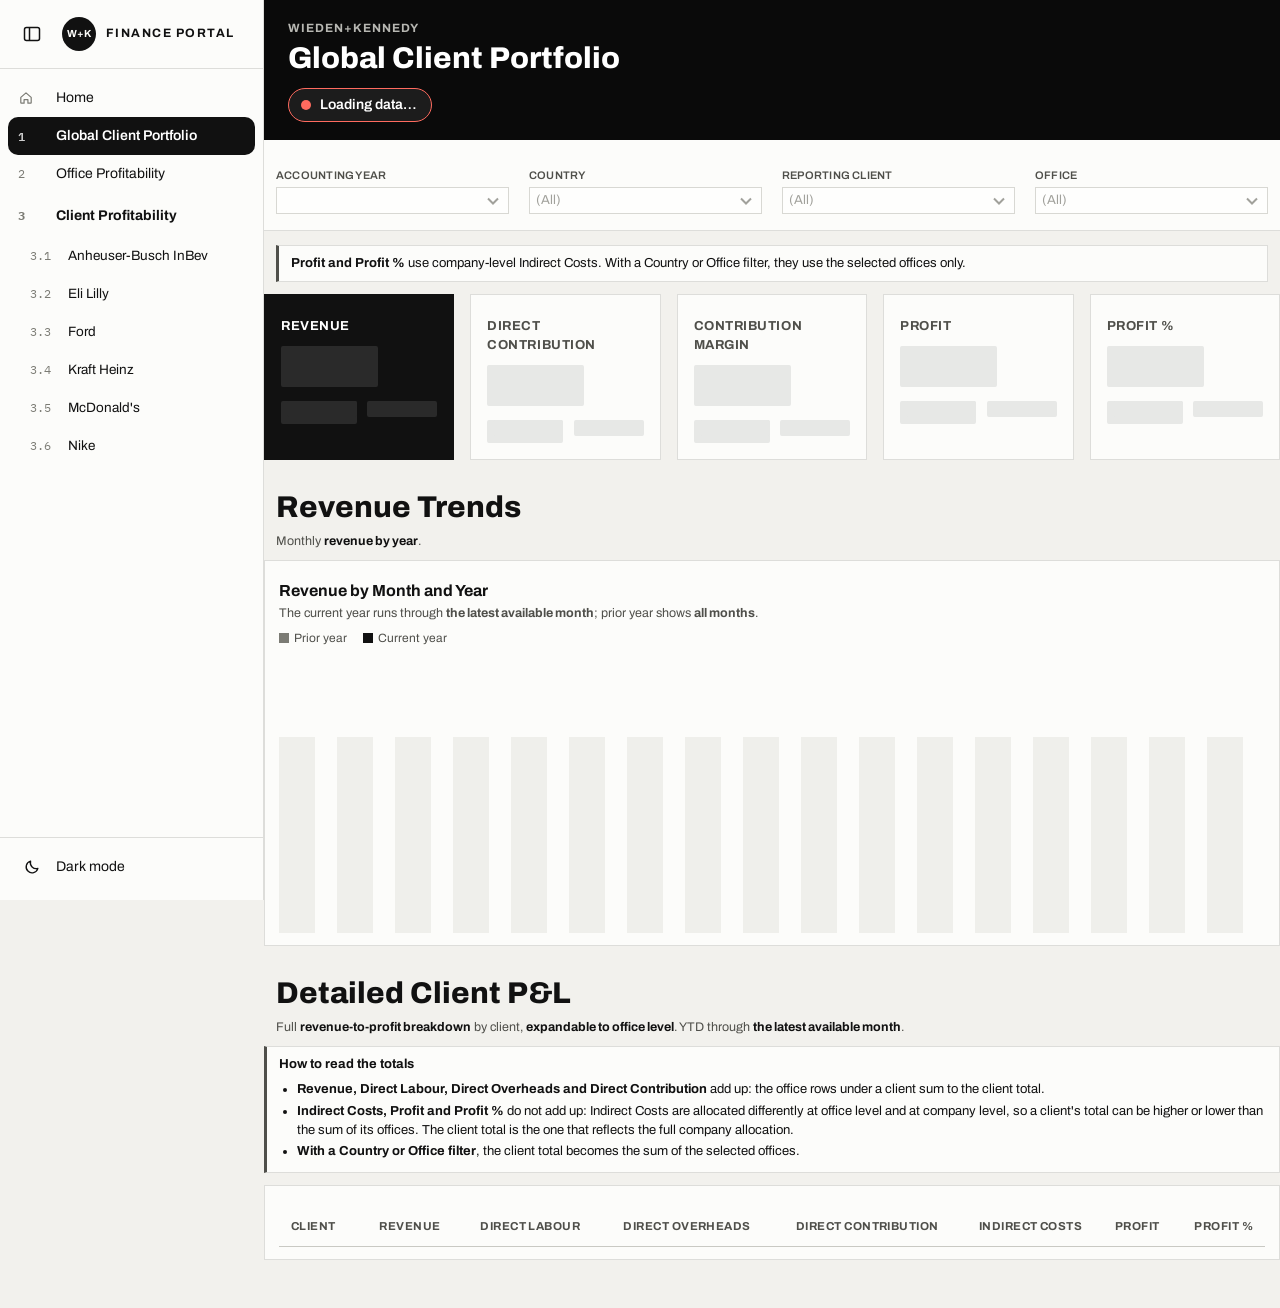
<file: global-client-portfolio.html>
<!DOCTYPE html>
<html lang="en">
<head>
<meta charset="UTF-8">
<meta name="viewport" content="width=device-width, initial-scale=1.0">
<meta name="robots" content="noindex, nofollow">
<title>Global Client Portfolio</title>
<link rel="icon" href="data:image/svg+xml,%3Csvg xmlns='http://www.w3.org/2000/svg' viewBox='0 0 64 64'%3E%3Crect width='64' height='64' rx='32' fill='%23080808'/%3E%3Ctext x='50%25' y='54%25' text-anchor='middle' font-size='18' font-family='Arial' font-weight='700' fill='white'%3EW%2BK%3C/text%3E%3C/svg%3E">
<link rel="stylesheet" href="assets/portal-shell.css">
<link rel="stylesheet" href="assets/report-theme.css">
<script src="assets/portal-shell.js"></script>
<link rel="preconnect" href="https://fonts.googleapis.com">
<link href="https://fonts.googleapis.com/css2?family=Archivo:wght@400;500;600;700;800&family=IBM+Plex+Mono:wght@400;500;600&display=swap" rel="stylesheet">
<script type="module" src="https://prod-useast-a.online.tableau.com/javascripts/api/tableau.embedding.3.latest.min.js"></script>
<style>
  :root {
    --bg: #F2F1ED; --panel: #FCFCFA; --card: #F4F4F2; --band: #F8F8F5;
    --ink: #111111; --ink2: #4F4F4A; --ink3: #7B7B74; --line: #DDDDDA; --line2: #C9C9C3;
    --good: #146B3A; --bad: #C0392B; --good-dark: #4ADE80; --bad-dark: #FF6B5F; --c-py: #7B7B74; --c-cy: #111111;
    --py: #7B7B74; --cy: #111111;
  }
  * { box-sizing: border-box; }
  body { margin: 0; background: var(--bg); color: var(--ink); font-family: "Archivo", system-ui, sans-serif; font-size: 14px; line-height: 1.45; }
  .shell { background: #0A0A0A; color: #fff; padding: 20px 24px 18px; }
  .shell .brand-label { font-size: 12px; font-weight: 700; letter-spacing: .08em; text-transform: uppercase; color: #B7B7B2; }
  .shell h1 { font-size: 30px; font-weight: 800; line-height: 1.15; margin: 4px 0 0; }
  .shell h1 span { font-size: 18px; font-weight: 500; color: #B7B7B2; margin-left: 10px; }
  .sync { display: inline-flex; align-items: center; gap: 9px; margin-top: 12px; padding: 6px 14px 6px 12px; border: 1px solid #3A3A3A; border-radius: 999px; background: #1C1C1C; font-weight: 600; font-size: 14px; color: #FFFFFF; cursor: default; }
  .sync .dot { width: 10px; height: 10px; border-radius: 50%; background: #A6A6A0; flex: none; }
  .sync.loading .dot, .sync.updating .dot, .sync.signin .dot, .sync.cached .dot { background: #FF6B5F; animation: pulse .8s ease-in-out infinite; }
  .sync.loading, .sync.updating, .sync.signin, .sync.cached { border-color: #FF6B5F; }
  #signin { display: flex; align-items: center; flex-wrap: wrap; gap: 12px 16px; margin-top: 12px; font-size: 14px; color: #E7E8E6; }
  #signin[hidden] { display: none; }
  #signin button { font: inherit; font-weight: 700; padding: 8px 16px; background: #FFFFFF; color: #111111; border: 0; border-radius: 3px; cursor: pointer; }
  #signin button:focus-visible { outline: 2px solid #FFFFFF; outline-offset: 2px; }
  .sync.ready .dot { background: #4ADE80; }
  .sync.error .dot { background: #FF6B5F; }
  .sync.error { color: #FF6B5F; }
  @keyframes pulse { 0%, 100% { opacity: 1; } 50% { opacity: .25; } }

  body.is-loading .kpi .v, body.is-loading .kpi .row span { color: transparent !important; background: #E7E8E6; border-radius: 2px; }
  body.is-loading .kpi .v { width: 62%; }
  body.is-loading .kpi.dark .v, body.is-loading .kpi.dark .row span { background: #2A2A2A; }
  body.is-loading .kpi .row span { min-width: 70px; min-height: 16px; display: inline-block; }
  body.is-updating .kpis, body.is-updating #chart { opacity: .45; transition: opacity .15s; }
  .chart-skel { display: none; height: 280px; margin-top: 6px; background: repeating-linear-gradient(90deg, #EFEFEB 0 36px, transparent 36px 58px) bottom / 100% 70% no-repeat; }
  body.is-loading .chart-skel { display: block; }
  body.is-loading #chart { display: none; }
  main { max-width: 1480px; margin: 0 auto; padding: 0 0 48px; }

  .filters { position: sticky; top: var(--nav-h, 0px); z-index: 190; border-bottom: 1px solid var(--line); background: var(--panel); display: grid; grid-template-columns: repeat(4, 1fr); gap: 20px; padding: 28px 12px 16px; }
  .filters label { display: block; font-size: 11px; font-weight: 600; text-transform: uppercase; color: var(--ink2); margin-bottom: 3px; letter-spacing: .02em; }
  .filters { --chev: url("data:image/svg+xml,%3Csvg xmlns='http://www.w3.org/2000/svg' viewBox='0 0 12 8'%3E%3Cpath d='M1 1.5l5 5 5-5' fill='none' stroke='%23111111' stroke-width='2'/%3E%3C/svg%3E"); --chev-off: url("data:image/svg+xml,%3Csvg xmlns='http://www.w3.org/2000/svg' viewBox='0 0 12 8'%3E%3Cpath d='M1 1.5l5 5 5-5' fill='none' stroke='%237B7B74' stroke-width='2'/%3E%3C/svg%3E"); }
  .filters select { width: 100%; min-height: 26px; font: inherit; font-size: 13px; padding: 3px 26px 3px 6px; border: 1px solid var(--ink); background: #fff var(--chev) no-repeat right 9px center / 12px 8px; border-radius: 0; appearance: none; -webkit-appearance: none; }
  .filters select:disabled { color: var(--ink3); border-color: var(--line2); background-image: var(--chev-off); }
  .filters select:focus-visible { outline: 2px solid var(--ink); outline-offset: 2px; }
  .sync-mini { position: absolute; left: 12px; top: 7px; display: none; align-items: center; gap: 7px; max-width: calc(100% - 24px); font-size: 12px; font-weight: 600; color: var(--ink2); white-space: nowrap; overflow: hidden; text-overflow: ellipsis; }
  body.sync-hidden .sync-mini { display: flex; }
  .sync-mini .dot { width: 8px; height: 8px; border-radius: 50%; background: #A6A6A0; flex: none; }
  .sync-mini.loading .dot, .sync-mini.updating .dot, .sync-mini.signin .dot, .sync-mini.cached .dot { background: #FF6B5F; animation: pulse .8s ease-in-out infinite; }
  .sync-mini.ready .dot { background: #4ADE80; }
  .sync-mini.error .dot, .sync-mini.error { background: none; color: var(--bad); }
  .sync-mini.error .dot { background: var(--bad); }
  .combo-foot { padding: 6px 8px; border-top: 1px solid var(--line2); background: #fff; }
  .apply-btn { width: 100%; min-height: 28px; padding: 3px 14px; font: inherit; font-size: 13px; font-weight: 600; color: var(--ink3); background: #fff; border: 1px solid var(--line2); border-radius: 0; cursor: default; }
  .apply-btn.pending { color: #fff; background: var(--ink); border-color: var(--ink); cursor: pointer; }
  .apply-btn:focus-visible { outline: 2px solid var(--ink); outline-offset: 2px; }
  .combo-list li::before { content: ""; display: inline-block; box-sizing: border-box; width: 17px; height: 17px; margin-right: 8px; vertical-align: -3px; border: 1.5px solid var(--ink); background: #fff no-repeat center / 13px 13px; }
  .combo-list li[aria-selected="true"]::before { background-image: url("data:image/svg+xml,%3Csvg xmlns='http://www.w3.org/2000/svg' viewBox='0 0 12 12'%3E%3Cpath d='M2 6.5l3 3 5-7' fill='none' stroke='%23111111' stroke-width='1.2'/%3E%3C/svg%3E"); }
  .combo-list li.none::before { display: none; }  .combo { position: relative; }
  .combo-btn { position: relative; width: 100%; min-height: 26px; padding: 3px 26px 3px 6px; font: inherit; font-size: 13px; color: var(--ink); text-align: left; white-space: nowrap; overflow: hidden; text-overflow: ellipsis; background: #fff var(--chev) no-repeat right 9px center / 12px 8px; border: 1px solid var(--ink); border-radius: 0; cursor: pointer; }
  .combo-btn:disabled { color: var(--ink3); border-color: var(--line2); background-image: var(--chev-off); cursor: default; }
  .combo-btn:focus-visible, .combo-search:focus-visible { outline: 2px solid var(--ink); outline-offset: 2px; }
  .combo-panel { position: absolute; z-index: 150; left: 0; right: 0; top: 100%; margin-top: 2px; background: #fff; border: 1px solid var(--ink); box-shadow: 0 2px 8px rgba(0,0,0,.18); }
  .combo-panel[hidden] { display: none; }
  .combo-search { display: block; width: 100%; padding: 6px 8px; font: inherit; font-size: 13px; background: #fff; border: 0; border-bottom: 1px solid var(--line2); border-radius: 0; }
  .combo-list { list-style: none; margin: 0; padding: 0; max-height: 260px; overflow-y: auto; }
  .combo-list li { padding: 5px 8px; font-size: 13px; cursor: pointer; }
  .combo-list li.active { background: #E7E8E6; }
  .combo-list li[aria-selected="true"] { font-weight: 700; }
  .combo-list li.none { color: var(--ink3); cursor: default; }
  .caption { font-size: 12.5px; color: var(--ink2); padding: 14px 12px 10px; }
  .caption b { color: var(--ink); }
  .period { display: inline-flex; align-items: center; flex-wrap: wrap; gap: 6px 10px; margin: 14px 12px 12px; padding: 7px 14px; border: 1px solid var(--ink); border-radius: 999px; background: var(--panel); font-size: 14px; }
  .period[hidden] { display: none; }
  .period .mode { font-weight: 800; letter-spacing: .06em; text-transform: uppercase; font-size: 12px; background: var(--ink); color: #fff; padding: 3px 9px; border-radius: 999px; }
  .period .vs { color: var(--ink3); }
  .empty-state { margin: 0 0 12px; padding: 16px; background: var(--panel); border: 1px solid var(--line); color: var(--ink2); }

  .kpis { display: grid; grid-template-columns: repeat(5, 1fr); gap: 16px; }
  .kpi { background: var(--panel); padding: 22px 16px 16px; min-height: 158px; border: 1px solid var(--line); }
  .kpi .k { font-size: 13px; font-weight: 700; letter-spacing: .04em; text-transform: uppercase; color: var(--ink2); }
  .kpi .v { font-size: 38px; font-weight: 800; line-height: 1.1; margin: 10px 0 14px; letter-spacing: -.01em; }
  .kpi .row { display: flex; justify-content: space-between; align-items: baseline; font-size: 15px; font-weight: 700; }
  .kpi .py small { font-size: 12px; font-weight: 500; margin-right: 6px; color: var(--ink2); }
  .kpi.dark { background: var(--ink); color: #fff; border-color: var(--ink); }
  .kpi.dark .k { color: #fff; }
  .kpi.dark .py small { color: #B7B7B2; }
  .delta.pos { color: var(--good); } .delta.neg { color: var(--bad); }
  .kpi.dark .delta.pos { color: var(--good-dark); } .kpi.dark .delta.neg { color: var(--bad-dark); }
  .delta.na { color: var(--ink3); }

  h2 { font-size: 30px; font-weight: 800; margin: 26px 12px 2px; }
  .h2sub { font-size: 12.5px; color: var(--ink2); margin: 0 12px 10px; }
  .h2sub b { color: var(--ink); }
  .panel { background: var(--panel); border: 1px solid var(--line); padding: 18px 14px 12px; }
  .panel h3 { font-size: 16px; margin: 0; font-weight: 700; }
  .panel .sub { font-size: 12.5px; color: var(--ink2); margin: 2px 0 8px; }
  .legend { display: flex; gap: 16px; font-size: 12px; color: var(--ink2); margin-bottom: 4px; }
  .legend i { display: inline-block; width: 10px; height: 10px; margin-right: 5px; vertical-align: -1px; }
  #chart { width: 100%; height: auto; display: block; }
  .chart-box { position: relative; }
  #chart .bar { cursor: default; }
  #chart .bar:hover { opacity: .8; }
  .chart-tip { position: absolute; pointer-events: none; background: var(--ink); color: #fff; padding: 8px 12px; font-size: 12.5px; line-height: 1.4; white-space: nowrap; box-shadow: 0 2px 8px rgba(0,0,0,.18); z-index: 2; }
  .chart-tip[hidden] { display: none; }
  .chart-tip .t { font-weight: 700; }
  .chart-tip .v { font-size: 14px; font-weight: 600; }
  .chart-tip .d.pos { color: var(--good-dark); } .chart-tip .d.neg { color: var(--bad-dark); }

  .pl-wrap { overflow: auto; max-height: calc(44px + 10 * 36px); }   /* the header plus about 10 rows; the rest scrolls */
  .pl thead th { position: sticky; top: 0; z-index: 2; background: var(--panel); border-bottom: 0; box-shadow: inset 0 -1px 0 var(--line2); }
  .pl { width: 100%; border-collapse: collapse; font-size: 13px; font-variant-numeric: tabular-nums; }
  .pl th { font-size: 11.5px; font-weight: 700; letter-spacing: .04em; text-transform: uppercase; color: var(--ink2); text-align: right; padding: 14px 12px 12px; border-bottom: 1px solid var(--line2); white-space: nowrap; }
  .pl th:first-child, .pl td:first-child { text-align: left; }
  .pl th button { font: inherit; letter-spacing: inherit; text-transform: inherit; color: inherit; background: none; border: 0; padding: 0; cursor: pointer; }
  .pl th button:hover, .pl th[aria-sort] button { color: var(--ink); }
  .pl th button:focus-visible { outline: 2px solid var(--ink); outline-offset: 2px; }
  .pl th[aria-sort="ascending"] button::after { content: " \25B4"; }
  .pl th[aria-sort="descending"] button::after { content: " \25BE"; }
  .pl td { text-align: right; padding: 8px 12px; border-bottom: 1px solid var(--line); white-space: nowrap; }
  .pl tr.total td { font-weight: 700; background: var(--band); border-bottom: 1px solid var(--line2); }
  .pl tr.client td:first-child { font-weight: 600; }
  .pl tr.office td { color: var(--ink2); background: #FAFAF7; font-size: 12.5px; }
  .pl tr.office td:first-child { padding-left: 36px; }
  .pl .tog { font: inherit; font-weight: 600; background: none; border: 0; padding: 0; cursor: pointer; color: var(--ink); text-align: left; }
  .pl .tog::before { content: "▸"; display: inline-block; width: 16px; color: var(--ink3); transition: transform .15s; }
  .pl .tog[aria-expanded="true"]::before { transform: rotate(90deg); }
  .pl .tog:focus-visible { outline: 2px solid var(--ink); outline-offset: 2px; }
  .pl .spacer { display: inline-block; width: 16px; }
  .info-btn { margin-left: 6px; width: 16px; height: 16px; padding: 0; border: 1px solid var(--ink3); border-radius: 50%; background: none; color: var(--ink2); font: 700 11px/1 "Archivo", system-ui, sans-serif; cursor: pointer; vertical-align: 1px; }
  .info-btn:hover, .info-btn[aria-expanded="true"] { border-color: var(--ink); background: var(--ink); color: #fff; }
  .info-btn:focus-visible { outline: 2px solid var(--ink); outline-offset: 2px; }
  .info-pop { position: fixed; z-index: 200; max-width: 300px; background: var(--ink); color: #fff; padding: 8px 12px; font-size: 12.5px; font-weight: 400; line-height: 1.4; text-align: left; white-space: normal; box-shadow: 0 2px 8px rgba(0,0,0,.18); }
  .info-pop[hidden] { display: none; }
  body.is-updating .pl { opacity: .45; transition: opacity .15s; }
  .pl-note.kpi-intro { margin: 14px 12px 12px; }
  .kpi-intro .period { margin: 0 0 10px; border-color: var(--line2); }
  .kpi-intro p { margin: 0; }
  .pl-note ul { margin: 6px 0 0; padding-left: 18px; }
  .pl-note li { margin: 3px 0; }
  .pl-note { font-size: 13px; color: var(--ink); margin: 0 0 12px; padding: 8px 12px; border: 1px solid var(--line); border-left: 3px solid var(--ink2); background: var(--panel); }

  .status { font-size: 12px; color: var(--ink3); margin: 14px 12px 0; }
  .status.err { color: var(--bad); font-weight: 600; }
  .source { margin: 16px 0 0; }
  /* Kept laid out off-screen (not display:none) so the embed still loads; revealed when sign-in is needed or with ?source in the address. */
  .source.is-hidden { position: absolute; left: -10000px; top: 0; width: 1100px; height: 480px; overflow: hidden; margin: 0; }
  .source h2 { font-size: 18px; font-weight: 800; margin: 0 12px 2px; }
  .source tableau-viz { display: block; }
  .source .note { font-size: 12.5px; color: var(--ink2); margin: 0 12px 8px; }

  @media (max-width: 900px) {
    .filters { grid-template-columns: 1fr 1fr; }
    .kpis { grid-template-columns: 1fr 1fr; }
    .kpi .v { font-size: 34px; }
    h2 { font-size: 24px; }
  }
</style>
</head>
<body class="is-loading">
<div class="shell">
  <div class="brand-label">Wieden+Kennedy</div>
  <h1>Global Client Portfolio</h1>
  <div class="sync loading" id="sync" role="status" aria-live="polite"><span class="dot"></span><span id="sync-text">Loading data…</span></div>
  <div class="signin" id="signin" hidden>
    <span>Tableau needs you to sign in before the report can load. The sign-in box is just below.</span>
    <button type="button" id="signin-btn">Sign in below ↓</button>
  </div>
</div>
<main>
  <section class="source is-hidden" id="source" aria-hidden="true">
    <h2 id="source-title">Sign in to Tableau</h2>
    <p class="note" id="source-note">Use the box below to sign in and load the report. This box disappears once the data loads.</p>
    <tableau-viz id="viz"
      src="https://prod-useast-a.online.tableau.com/t/wk/views/ProfitabilityPortalData/SRC_CPD_ClientOfficeMonth"
      width="100%" height="420" toolbar="hidden" hide-tabs iframe-attr-loading="eager">
    </tableau-viz>
  </section>

  <section class="filters">
    <div class="sync-mini loading" id="sync-mini" aria-hidden="true"><span class="dot"></span><span id="sync-mini-text">Loading data…</span></div>
    <div><label for="f-year">Accounting Year</label><select id="f-year" disabled></select></div>
    <div><label for="f-country">Country</label><select id="f-country" disabled><option>(All)</option></select></div>
    <div><label for="f-client">Reporting Client</label><select id="f-client" disabled><option>(All)</option></select></div>
    <div><label for="f-office">Office</label><select id="f-office" disabled><option>(All)</option></select></div>
  </section>

  <p class="empty-state" id="empty-state" hidden>No data for this selection.</p>

  <div class="pl-note kpi-intro">
    <div class="period" id="period-pill" hidden></div>
    <p><strong>Profit and Profit %</strong> use company-level Indirect Costs. With a Country or Office filter, they use the selected offices only.</p>
  </div>
  <section class="kpis">
    <div class="kpi dark" id="k-rev"><div class="k">Revenue</div><div class="v">—</div><div class="row"><span class="py"><small></small><span></span></span><span class="delta"></span></div></div>
    <div class="kpi" id="k-dc"><div class="k">Direct Contribution</div><div class="v">—</div><div class="row"><span class="py"><small></small><span></span></span><span class="delta"></span></div></div>
    <div class="kpi" id="k-cm"><div class="k">Contribution Margin</div><div class="v">—</div><div class="row"><span class="py"><small></small><span></span></span><span class="delta"></span></div></div>
    <div class="kpi" id="k-pr"><div class="k">Profit</div><div class="v">—</div><div class="row"><span class="py"><small></small><span></span></span><span class="delta"></span></div></div>
    <div class="kpi" id="k-pp"><div class="k">Profit %</div><div class="v">—</div><div class="row"><span class="py"><small></small><span></span></span><span class="delta"></span></div></div>
  </section>

  <h2>Revenue Trends</h2>
  <p class="h2sub">Monthly <b>revenue by year</b>.</p>
  <div class="panel">
    <h3>Revenue by Month and Year</h3>
    <p class="sub">The current year runs through <b id="chart-cutoff">the latest available month</b>; prior year shows <b>all months</b>.</p>
    <div class="legend"><span><i style="background:var(--py)"></i><span id="lg-py">Prior year</span></span><span><i style="background:var(--cy)"></i><span id="lg-cy">Current year</span></span></div>
    <div class="chart-skel"></div>
    <div class="chart-box">
      <svg id="chart" viewBox="0 0 1200 330" role="img" aria-label="Revenue by month and year"></svg>
      <div class="chart-tip" id="chart-tip" hidden></div>
    </div>
  </div>

  <h2>Detailed Client P&amp;L</h2>
  <p class="h2sub">Full <b>revenue-to-profit breakdown</b> by client, <b>expandable to office level</b>. YTD through <b id="pl-cutoff">the latest available month</b>.</p>
  <div class="pl-note">
    <strong>How to read the totals</strong>
    <ul>
      <li><b>Revenue, Direct Labour, Direct Overheads and Direct Contribution</b> add up: the office rows under a client sum to the client total.</li>
      <li><b>Indirect Costs, Profit and Profit %</b> do not add up: Indirect Costs are allocated differently at office level and at company level, so a client's total can be higher or lower than the sum of its offices. The client total is the one that reflects the full company allocation.</li>
      <li><b>With a Country or Office filter</b>, the client total becomes the sum of the selected offices.</li>
    </ul>
  </div>
  <div class="panel">
    <div class="pl-wrap">
      <table class="pl" id="pl">
        <thead><tr><th data-k="label"><button type="button">Client</button></th><th data-k="rev"><button type="button">Revenue</button></th><th data-k="dl"><button type="button">Direct Labour</button></th><th data-k="dov"><button type="button">Direct Overheads</button></th><th data-k="dc"><button type="button">Direct Contribution</button></th><th data-k="ind"><button type="button">Indirect Costs</button></th><th data-k="profit"><button type="button">Profit</button></th><th data-k="pct"><button type="button">Profit %</button></th></tr></thead>
        <tbody id="pl-body"></tbody>
      </table>
    </div>
  </div>

  <p class="status err" id="status" hidden></p>

</main>

<script type="module">
  // Chart colors come from the active theme (--c-* in assets/report-theme.css).
  const TH = new Proxy({}, { get: (_, k) => getComputedStyle(document.documentElement).getPropertyValue("--c-" + k).trim() });
  const viz = document.getElementById("viz");
  const statusEl = document.getElementById("status");
  const yearSel = document.getElementById("f-year");
  const FILTERS = [
    { id: "f-client", match: /reportingclient/i },
    { id: "f-office", match: /parent\s*office/i },
    { id: "f-country", match: /country/i },
  ];
  const ALL = "__all__";
  const MONTHS = ["January","February","March","April","May","June","July","August","September","October","November","December"];
  const MONTH_WORDS = {
    january:1, jan:1, enero:1, ene:1, february:2, feb:2, febrero:2, march:3, mar:3, marzo:3,
    april:4, apr:4, abril:4, abr:4, may:5, mayo:5, june:6, jun:6, junio:6, july:7, jul:7, julio:7,
    august:8, aug:8, agosto:8, ago:8, september:9, sep:9, sept:9, septiembre:9, setiembre:9,
    october:10, oct:10, octubre:10, november:11, nov:11, noviembre:11, december:12, dec:12, diciembre:12, dic:12
  };

  let records = new Map();
  let facts = [];
  let scope = [];   // unique country / parent office / client combinations from the last unfiltered read; drives the cascading filters
  const expanded = new Set();
  let reading = false, rerun = false, timer = null;

  const syncEl = document.getElementById("sync");
  const syncText = document.getElementById("sync-text");
  const syncMini = document.getElementById("sync-mini");
  const syncMiniText = document.getElementById("sync-mini-text");
  // The compact status in the sticky filter bar shows only once the header status has scrolled out of view.
  new IntersectionObserver(([e]) => document.body.classList.toggle("sync-hidden", !e.isIntersecting)).observe(syncEl);
  let loaded = false;
  let lastSync = "";

  function setState(state, text, detail) {
    syncEl.className = "sync " + state;
    syncText.textContent = text;
    syncMini.className = "sync-mini " + state;
    syncMiniText.textContent = text;
    syncEl.title = detail || "";
    if (state === "ready" || state === "error" || state === "cached") document.body.classList.remove("is-loading");
    document.body.classList.toggle("is-updating", state === "updating");
    statusEl.hidden = state !== "error";
    statusEl.textContent = state === "error" ? detail || text : "";
  }
  function busyState() {
    if (fromCache) return ["cached", "Saved data from " + lastSync + " · Updating…"];
    return loaded ? ["updating", "Updating…"] : ["loading", "Loading data…"];
  }

  // ---------- local cache (IndexedDB): paint the last unfiltered read instantly, refresh from Tableau in the background ----------
  const CACHE_KEY = "global-client-portfolio-data-v2";
  let fromCache = false;
  function idb() {
    return new Promise((res, rej) => {
      const r = indexedDB.open("wk-finance-portal", 1);
      r.onupgradeneeded = () => r.result.createObjectStore("cache");
      r.onsuccess = () => res(r.result);
      r.onerror = () => rej(r.error);
    });
  }
  async function cacheGet() {
    try {
      const db = await idb();
      return await new Promise((res, rej) => {
        const q = db.transaction("cache").objectStore("cache").get(CACHE_KEY);
        q.onsuccess = () => res(q.result || null);
        q.onerror = () => rej(q.error);
      });
    } catch (_) { return null; }
  }
  async function cachePut(v) {
    try {
      const db = await idb();
      await new Promise((res, rej) => {
        const t = db.transaction("cache", "readwrite");
        t.objectStore("cache").put(v, CACHE_KEY);
        t.oncomplete = res;
        t.onerror = () => rej(t.error);
      });
    } catch (_) {}
  }
  // Only an unfiltered read is cached: the page opens with no Tableau filter applied.
  function isUnfiltered() {
    return FILTERS.every(d => { const s = document.getElementById(d.id); return !s._applied || s._applied.size === 0; });
  }
  function errText(e) { return e && e.message ? e.message : String(e); }
  function sheet() {
    const s = viz.workbook.activeSheet;
    return s.sheetType === "worksheet" ? s : (s.worksheets && s.worksheets[0]) || null;
  }

  // ---------- data shape ----------
  function toNum(v) {
    if (typeof v === "number") return v;
    if (typeof v === "string" && v.trim() !== "" && !isNaN(Number(v))) return Number(v);
    return null;
  }
  function monthOf(cell) {
    const n = toNum(cell.value);
    if (n !== null && Number.isInteger(n) && n >= 1 && n <= 12) return n;
    for (const s of [cell.value, cell.formattedValue]) {
      if (typeof s === "string") {
        const m = MONTH_WORDS[s.trim().toLowerCase().replace(/\./g, "")];
        if (m) return m;
      }
    }
    return null;
  }
  function kind(name) {
    const s = String(name || "");
    // SRC_CPD_ClientOfficeMonth carries each measure as _USD and _Local; the page is USD-only.
    if (/^directcontribution_usd$/i.test(s.trim())) return "gp";
    if (/^revenue_usd$/i.test(s.trim())) return "rev";
    return null;
  }

  function parse(table) {
    const cols = table.columns, rows = table.data;
    if (!rows.length) { facts = []; return new Map(); }
    const names = cols.map(c => c.fieldName.trim());
    const mn = names.findIndex(n => /^(measure names|nombres de medidas)$/i.test(n));
    const mv = names.findIndex(n => /^(measure values|valores de medidas)$/i.test(n));
    let yi = -1, mi = -1;
    cols.forEach((c, i) => {
      if (yi >= 0 || i === mn || i === mv || !rows.length) return;
      if (rows.every(r => { const n = toNum(r[i].value); return n !== null && n >= 1900 && n <= 2100; })) yi = i;
    });
    cols.forEach((c, i) => {
      if (mi >= 0 || i === mn || i === mv || i === yi || !rows.length) return;
      if (rows.every(r => monthOf(r[i]) !== null)) mi = i;
    });
    if (yi < 0 || mi < 0) throw new Error("Unexpected data shape. Columns: " + names.join(" · "));
    // The source also carries the WKI root row (Abstract = true); KPIs and chart sum leaf offices only.
    const ai = names.findIndex(n => /^abstract$/i.test(n));
    if (ai < 0) throw new Error("No Abstract column found. Columns: " + names.join(" · "));
    const isLeaf = r => { const v = r[ai].value; return v === false || /^(false|falso)$/i.test(String(v)); };

    const out = new Map();
    const rec = (y, m) => { const k = y * 100 + m; if (!out.has(k)) out.set(k, { y, m, rev: null, gp: null }); return out.get(k); };
    const add = (r, k, v) => { if (v !== null) r[k] = (r[k] || 0) + v; };

    if (mn >= 0 && mv >= 0) {
      rows.filter(isLeaf).forEach(r => {
        const k = kind(r[mn].value) || kind(r[mn].formattedValue);
        if (k) add(rec(toNum(r[yi].value), monthOf(r[mi])), k, toNum(r[mv].value));
      });
    } else {
      const ms = cols.map((c, i) => ({ i, k: kind(c.fieldName) })).filter(x => x.k && x.i !== yi && x.i !== mi);
      if (!ms.length) throw new Error("No Revenue/GrossProfit columns found. Columns: " + names.join(" · "));
      rows.filter(isLeaf).forEach(r => {
        const x = rec(toNum(r[yi].value), monthOf(r[mi]));
        ms.forEach(({ i, k }) => add(x, k, toNum(r[i].value)));
      });
    }
    facts = parseDetail(cols, rows, names, { mn, mv, yi, mi, ai, isLeaf });
    return out;
  }

  // Detail rows for the P&L table: one fact per year × month × client × office (WKI root flagged).
  function plKind(name) {
    const s = String(name || "").trim().toLowerCase();
    return { revenue_usd: "rev", directlabour_usd: "dl", directoverheads_usd: "dov",
             directcontribution_usd: "dc", indirectcosts_usd: "ind" }[s] || null;
  }
  function parseDetail(cols, rows, names, { mn, mv, yi, mi, ai, isLeaf }) {
    const ci = names.findIndex(n => /^reportingclient/i.test(n));
    const oi = names.findIndex(n => /^office\s*name$/i.test(n));
    const pi = names.findIndex(n => /^parent\s*office\s*name$/i.test(n));
    const ki = names.findIndex(n => /^country\s*name$/i.test(n));
    if (ci < 0 || oi < 0) throw new Error("No client/office columns found. Columns: " + names.join(" · "));
    if (pi < 0 || ki < 0) throw new Error("No parent office/country columns found. Columns: " + names.join(" · "));
    const map = new Map();
    const fact = r => {
      const y = toNum(r[yi].value), m = monthOf(r[mi]), client = r[ci].formattedValue, office = r[oi].formattedValue, wki = !isLeaf(r);
      const k = [y, m, client, office, wki].join("|");
      if (!map.has(k)) map.set(k, { y, m, client, office, parent: r[pi].formattedValue, country: r[ki].formattedValue, wki, rev: 0, dl: 0, dov: 0, dc: 0, ind: 0 });
      return map.get(k);
    };
    if (mn >= 0 && mv >= 0) {
      rows.forEach(r => {
        const k = plKind(r[mn].value) || plKind(r[mn].formattedValue);
        const v = toNum(r[mv].value);
        if (k && v !== null) fact(r)[k] += v;
      });
    } else {
      const ms = cols.map((c, i) => ({ i, k: plKind(c.fieldName) })).filter(x => x.k);
      rows.forEach(r => { const f = fact(r); ms.forEach(({ i, k }) => { const v = toNum(r[i].value); if (v !== null) f[k] += v; }); });
    }
    return [...map.values()];
  }

  // ---------- reading ----------
  function refresh() { clearTimeout(timer); timer = setTimeout(readNow, 120); }

  async function readNow() {
    if (reading) { rerun = true; return; }
    reading = true;
    setState(...busyState());
    let reader;
    try {
      const t0 = performance.now();
      reader = await sheet().getSummaryDataReaderAsync();
      // A selection with no rows makes getAllPagesAsync() throw ("0 is invalid value for range"): treat it as "no data".
      let table;
      try { table = await reader.getAllPagesAsync(); }
      catch (e) {
        if (!/invalid value for range/i.test(errText(e))) throw e;
        table = { columns: [], data: [] };
      }
      const ms = Math.round(performance.now() - t0);
      records = parse(table);
      fillYears();
      render();
      loaded = true;
      lastSync = new Date().toLocaleTimeString("en-US", { hour: "2-digit", minute: "2-digit" });
      fromCache = false;
      if (isUnfiltered()) { scope = buildScope(facts); cachePut({ records: [...records], facts, time: lastSync }); }
      setState("ready", "Ready · Read from Tableau at " + lastSync,
        table.data.length + " rows read in " + ms + " ms");
    } catch (e) {
      setState("error", "Error", "Could not read data from Tableau: " + errText(e));
    } finally {
      if (reader) { try { await reader.releaseAsync(); } catch (_) {} }
      reading = false;
      if (rerun) { rerun = false; refresh(); }
    }
  }

  const applyBtns = [];   // one "Apply filter" button per filter panel; all apply every pending change together
  // ---------- multi-select combo: a button + checkbox panel over a hidden <select> (kept only for its disabled state) ----------
  // sel._all = every option {value,label}; sel._opts = options currently offered (cascade); sel._picked = chosen values (empty = All);
  // sel._applied = values last sent to Tableau. Picking changes nothing in Tableau until "Apply filters".
  function enhanceSelect(sel) {
    if (sel.dataset.combo) return;
    sel.dataset.combo = "1";
    sel._picked = new Set(); sel._applied = new Set(); sel._opts = sel._all || [];
    const label = document.querySelector('label[for="' + sel.id + '"]');
    const wrap = document.createElement("div"); wrap.className = "combo";
    sel.parentNode.insertBefore(wrap, sel);
    const btn = document.createElement("button");
    btn.type = "button"; btn.className = "combo-btn"; btn.id = sel.id + "-combo";
    btn.setAttribute("aria-haspopup", "listbox"); btn.setAttribute("aria-expanded", "false");
    if (label) label.htmlFor = btn.id;
    const panel = document.createElement("div"); panel.className = "combo-panel"; panel.hidden = true;
    const search = document.createElement("input");
    search.type = "search"; search.className = "combo-search"; search.placeholder = "Search…";
    search.setAttribute("aria-label", "Search " + (label ? label.textContent : "options"));
    const list = document.createElement("ul"); list.className = "combo-list"; list.setAttribute("role", "listbox");
    list.setAttribute("aria-multiselectable", "true");
    const foot = document.createElement("div"); foot.className = "combo-foot";
    const apply = document.createElement("button");
    apply.type = "button"; apply.className = "apply-btn"; apply.textContent = "Apply filter"; apply.disabled = true;
    apply.addEventListener("click", async () => { close(true); await applyFilters(); });
    foot.appendChild(apply);
    applyBtns.push(apply);
    panel.append(search, list, foot);
    wrap.append(btn, panel, sel);
    sel.hidden = true;
    let items = [], active = -1;
    const sync = () => {
      const n = sel._picked.size;
      const first = n === 1 ? sel._all.find(v => sel._picked.has(v.value)) : null;
      btn.textContent = n === 0 ? "(All)" : n === 1 ? (first ? first.label : "1 selected") : n + " selected";
      btn.disabled = sel.disabled;
    };
    sel._comboSync = sync;
    const close = focusBtn => { panel.hidden = true; btn.setAttribute("aria-expanded", "false"); if (focusBtn) btn.focus(); };
    const setActive = i => { active = i; items.forEach((li, k) => li.classList.toggle("active", k === i)); if (items[i]) items[i].scrollIntoView({ block: "nearest" }); };
    const toggle = v => {
      if (v === ALL) sel._picked.clear();
      else if (sel._picked.has(v)) sel._picked.delete(v);
      else sel._picked.add(v);
      onPicked();
      const keep = active, top = list.scrollTop;
      render();
      list.scrollTop = top;
      if (keep >= 0) setActive(Math.min(keep, items.length - 1));
    };
    const render = () => {
      const q = search.value.trim().toLowerCase();
      list.replaceChildren(); items = [];
      const add = (value, text) => {
        const li = document.createElement("li");
        li.setAttribute("role", "option"); li.textContent = text; li.dataset.value = value;        li.setAttribute("aria-selected", String(value === ALL ? sel._picked.size === 0 : sel._picked.has(value)));
        li.addEventListener("mousedown", e => { e.preventDefault(); toggle(value); });
        list.appendChild(li); items.push(li);
      };
      if (!q) add(ALL, "(All)");
      sel._opts.forEach(o => { if (!q || o.label.toLowerCase().includes(q)) add(o.value, o.label); });
      if (!items.length) { const li = document.createElement("li"); li.className = "none"; li.textContent = "No matches"; list.appendChild(li); }
      setActive(items.length && q ? 0 : -1);
    };
    const open = () => { if (btn.disabled) return; panel.hidden = false; btn.setAttribute("aria-expanded", "true"); search.value = ""; render(); search.focus(); };
    btn.addEventListener("click", () => panel.hidden ? open() : close(false));
    search.addEventListener("input", render);
    search.addEventListener("keydown", e => {
      if (e.key === "ArrowDown") { e.preventDefault(); if (items.length) setActive((active + 1) % items.length); }
      else if (e.key === "ArrowUp") { e.preventDefault(); if (items.length) setActive((active - 1 + items.length) % items.length); }
      else if (e.key === "Enter") { e.preventDefault(); if (items[active]) toggle(items[active].dataset.value); }
      else if (e.key === "Escape") { e.preventDefault(); close(true); }
      else if (e.key === "Tab") close(false);
    });
    // Capture phase: checked before an option click re-renders the list and detaches the clicked <li>.
    document.addEventListener("mousedown", e => { if (!wrap.contains(e.target)) close(false); }, true);
    new MutationObserver(sync).observe(sel, { attributes: true, attributeFilter: ["disabled"] });
    sync();
  }

  // ---------- filters ----------
  function fillYears() {
    const years = [...new Set([...records.values()].filter(r => r.rev !== null).map(r => r.y))].sort((a, b) => b - a);
    const prev = yearSel.value;
    yearSel.replaceChildren();
    years.forEach(y => { const o = document.createElement("option"); o.value = y; o.textContent = y; yearSel.appendChild(o); });
    if (prev && years.includes(Number(prev))) yearSel.value = prev;
    yearSel.disabled = years.length === 0;
  }
  yearSel.addEventListener("change", render);

  async function initFilters() {
    let list = [];
    try { list = await sheet().getFiltersAsync(); } catch (_) {}
    for (const def of FILTERS) {
      const sel = document.getElementById(def.id);
      const f = list.find(x => def.match.test(x.fieldName) && x.filterType === "categorical");
      if (!f) { sel.title = "Filter not found on the Tableau sheet"; continue; }
      try {
        const domain = await f.getDomainAsync("relevant");
        // A Null value is kept but labelled "(Null)" and listed first, right after (All).
        const isNull = v => String(v.value) === "%null%" || /^null$/i.test(String(v.label).trim());
        const vals = domain.values
          .map(v => ({ value: v.value, label: v.formattedValue }))
          .filter(v => v.label !== null && v.label !== undefined && String(v.label).trim() !== "")
          .map(v => isNull(v) ? { ...v, label: "(Null)", first: true } : v)
          .sort((a, b) => (b.first ? 1 : 0) - (a.first ? 1 : 0) || String(a.label).localeCompare(String(b.label)));
        sel._all = vals.map(v => ({ value: String(v.value), label: v.label }));
        sel.dataset.field = f.fieldName;
        enhanceSelect(sel);
        sel.disabled = false;
      } catch (e) {
        sel.title = "Could not load values: " + errText(e);
      }
    }
  }

  // ---------- cascading filters: Country → Office → Reporting Client ----------
  function buildScope(fs) {
    const m = new Map();
    fs.forEach(f => { if (!f.wki) m.set([f.country, f.parent, f.client].join("|"), { country: f.country, parent: f.parent, client: f.client }); });
    return [...m.values()];
  }
  // Offer only the options `keep` accepts; picks that are no longer offered are dropped. Returns true if any pick was dropped.
  function setOptions(sel, keep) {
    if (!sel._picked) return false;
    sel._opts = (sel._all || []).filter(keep);
    const ok = new Set(sel._opts.map(v => v.value));
    let dropped = false;
    sel._picked.forEach(v => { if (!ok.has(v)) { sel._picked.delete(v); dropped = true; } });
    if (sel._comboSync) sel._comboSync();
    return dropped;
  }
  // Narrows Office by the picked countries, and Reporting Client by the picked countries and offices.
  function cascade() {
    if (!scope.length) return;
    const cS = document.getElementById("f-country"), oS = document.getElementById("f-office"), kS = document.getElementById("f-client");
    const labs = s => !s._picked || !s._picked.size ? null : new Set((s._all || []).filter(v => s._picked.has(v.value)).map(v => v.label));
    const cLabs = labs(cS);
    const inCountry = scope.filter(t => !cLabs || cLabs.has(t.country));
    const offices = new Set(inCountry.map(t => t.parent));
    setOptions(oS, v => !cLabs || offices.has(v.label));
    const oLabs = labs(oS);
    const clients = new Set(inCountry.filter(t => !oLabs || oLabs.has(t.parent)).map(t => t.client));
    setOptions(kS, v => (!cLabs && !oLabs) || clients.has(v.label));
  }

  // ---------- applying: picks are held until "Apply filters" sends them to Tableau in one read ----------
  let applying = false;
  const sig = set => [...set].sort().join("\u0001");
  const filterSelects = () => FILTERS.map(d => document.getElementById(d.id)).filter(s => s._picked);
  const isDirty = () => filterSelects().some(s => sig(s._picked) !== sig(s._applied));
  function updateApply() { const off = applying || !isDirty(); applyBtns.forEach(b => { b.disabled = off; b.classList.toggle("pending", !off); }); }
  function onPicked() { cascade(); updateApply(); }
  const applyOne = s => { const v = [...s._picked]; return v.length ? sheet().applyFilterAsync(s.dataset.field, v, "replace") : sheet().applyFilterAsync(s.dataset.field, [], "all"); };

  async function applyFilters() {
    const selects = filterSelects();
    applying = true; updateApply();
    selects.forEach(s => s.disabled = true);
    setState("updating", "Updating…");
    try {
      for (const s of selects) {
        if (sig(s._picked) === sig(s._applied)) continue;
        await applyOne(s);
        s._applied = new Set(s._picked);
      }
      refresh();
    } catch (e) {
      setState("error", "Error", "Could not apply the filter in Tableau: " + errText(e));
    } finally {
      selects.forEach(s => { s.disabled = false; });
      applying = false; updateApply();
    }
  }

  // ---------- KPIs ----------
  function fmtMoney(v) {
    if (v === null || !isFinite(v)) return "—";
    const a = Math.abs(v), sign = v < 0 ? "-" : "";
    if (a >= 1e9) return sign + "$" + (a / 1e9).toFixed(1) + "B";
    if (a >= 1e6) return sign + "$" + (a / 1e6).toFixed(1) + "M";
    if (a >= 1e3) return sign + "$" + (a / 1e3).toFixed(1) + "K";
    return sign + "$" + a.toFixed(0);
  }
  function fmtPct(v) { return v === null || !isFinite(v) ? "—" : (v * 100).toFixed(1) + "%"; }

  function sums(year, cutoff) {
    let rev = 0, gp = 0, any = false;
    for (const r of records.values()) {
      if (r.y === year && r.m <= cutoff) { rev += r.rev || 0; gp += r.gp || 0; any = any || r.rev !== null; }
    }
    return any ? { rev, gp, cm: rev ? gp / rev : null } : null;
  }

  function setKpi(id, value, pyYear, pyValue, delta, deltaText) {
    const el = document.getElementById(id);
    el.querySelector(".v").textContent = value;
    el.querySelector(".py small").textContent = pyYear;
    el.querySelector(".py span").textContent = pyValue;
    const d = el.querySelector(".delta");
    d.textContent = deltaText;
    d.className = "delta " + (delta === null ? "na" : delta >= 0 ? "pos" : "neg");
  }
  function pctDelta(cy, py) { return py ? (cy - py) / Math.abs(py) : null; }
  function signed(v, digits, suffix) { return (v >= 0 ? "+" : "") + v.toFixed(digits) + suffix; }

  function render() {
    const cyYear = Number(yearSel.value);
    document.getElementById("empty-state").hidden = !!cyYear;
    if (!cyYear) {
      for (const id of ["k-rev", "k-dc", "k-cm", "k-pr", "k-pp"]) setKpi(id, "—", "", "", null, "n/a");
      document.getElementById("period-pill").hidden = true;
      document.getElementById("lg-py").textContent = "Prior year";
      document.getElementById("lg-cy").textContent = "Current year";
      document.getElementById("chart-cutoff").textContent = "the latest available month";
      document.getElementById("chart").replaceChildren();
      document.getElementById("pl-body").replaceChildren();
      document.getElementById("pl-cutoff").textContent = "the latest available month";
      return;
    }
    const cyMonths = [...records.values()].filter(r => r.y === cyYear && r.rev !== null).map(r => r.m);
    const cutoff = cyMonths.length ? Math.max(...cyMonths) : 12;
    const cutoffLabel = cyMonths.length ? MONTHS[cutoff - 1] + " " + cyYear : "the latest available month";
    document.getElementById("chart-cutoff").textContent = cutoffLabel;
    const pyYear = cyYear - 1;
    const rangeOf = y => (cutoff === 1 ? MONTHS[0].slice(0, 3) : MONTHS[0].slice(0, 3) + "–" + MONTHS[cutoff - 1].slice(0, 3)) + " " + y;
    const pyLabel = rangeOf(pyYear);
    const cy = sums(cyYear, cutoff), py = sums(pyYear, cutoff);

    const dRev = cy && py ? pctDelta(cy.rev, py.rev) : null;
    const dGp = cy && py ? pctDelta(cy.gp, py.gp) : null;
    const dCm = cy && py && cy.cm !== null && py.cm !== null ? (cy.cm - py.cm) * 100 : null;

    setKpi("k-rev", fmtMoney(cy ? cy.rev : null), py ? pyLabel : "", py ? fmtMoney(py.rev) : "", dRev, dRev === null ? "n/a" : signed(dRev * 100, 1, "%"));
    setKpi("k-dc", fmtMoney(cy ? cy.gp : null), py ? pyLabel : "", py ? fmtMoney(py.gp) : "", dGp, dGp === null ? "n/a" : signed(dGp * 100, 1, "%"));
    setKpi("k-cm", fmtPct(cy ? cy.cm : null), py ? pyLabel : "", py ? fmtPct(py.cm) : "", dCm, dCm === null ? "n/a" : signed(dCm, 1, " pts"));

    // Profit / Profit %: same WKI-or-leaf rule as the table's Grand Total, so both always agree.
    const prof = y => { const { list, total } = plClients(y, cutoff); if (!list.length) return null;
      const p = total.dc - total.ind; return { p, pct: Math.abs(total.rev) < 1 ? null : p / total.rev }; };
    const cp = prof(cyYear), pp = prof(pyYear);
    const dP = cp && pp ? pctDelta(cp.p, pp.p) : null;
    const dPp = cp && pp && cp.pct !== null && pp.pct !== null ? (cp.pct - pp.pct) * 100 : null;
    setKpi("k-pr", fmtMoney(cp ? cp.p : null), pp ? pyLabel : "", pp ? fmtMoney(pp.p) : "", dP, dP === null ? "n/a" : signed(dP * 100, 1, "%"));
    setKpi("k-pp", fmtPct(cp ? cp.pct : null), pp ? pyLabel : "", pp ? fmtPct(pp.pct) : "", dPp, dPp === null ? "n/a" : signed(dPp, 1, " pts"));

    const pill = document.getElementById("period-pill");
    pill.innerHTML = '<span class="mode">' + (cutoff < 12 ? "YTD" : "Full year") + '</span><b>' + rangeOf(cyYear) + '</b>'
      + (py ? '<span class="vs">vs</span><b>' + pyLabel + '</b>' : "") + '<span class="vs">· USD</span>';
    pill.hidden = false;
    document.getElementById("lg-py").textContent = pyYear;
    document.getElementById("lg-cy").textContent = cyYear;
    drawChart(cyYear, pyYear, cutoff);
    document.getElementById("pl-cutoff").textContent = cutoffLabel;
    drawTable(cyYear, cutoff);
  }

  // ---------- detailed client P&L ----------
  function fmtUsd(v) {
    if (v === null || !isFinite(v)) return "—";
    return (v < 0 ? "-$" : "$") + Math.round(Math.abs(v)).toLocaleString("en-US");
  }
  function plRow(label) { return { label, rev: 0, dl: 0, dov: 0, dc: 0, ind: 0 }; }
  function addTo(t, f) { for (const k of ["rev", "dl", "dov", "dc", "ind"]) t[k] += f[k]; }
  const NO_CLIENT = "(No client)";
  const NO_CLIENT_INFO = "Revenue and costs not assigned to a client. Its Indirect Costs are zero at company level; with a Country or Office filter they show the selected offices' amounts.";
  // One shared pop-up for the (i) buttons: opens on hover, focus or click (touch); closes on mouse leave, blur, outside click, Escape or scroll.
  const infoPop = document.createElement("div");
  infoPop.className = "info-pop"; infoPop.hidden = true; infoPop.setAttribute("role", "tooltip");
  document.body.appendChild(infoPop);
  let infoOwner = null;
  function hideInfo() { infoPop.hidden = true; if (infoOwner) infoOwner.setAttribute("aria-expanded", "false"); infoOwner = null; }
  function infoButton(text) {
    const b = document.createElement("button");
    b.type = "button"; b.className = "info-btn"; b.textContent = "i";
    b.setAttribute("aria-label", "More about this row"); b.setAttribute("aria-expanded", "false");
    const show = () => {
      if (infoOwner === b) return;
      hideInfo();
      infoPop.textContent = text; infoPop.hidden = false;
      const r = b.getBoundingClientRect();
      infoPop.style.left = Math.max(8, Math.min(r.left, window.innerWidth - infoPop.offsetWidth - 8)) + "px";
      infoPop.style.top = (r.top - infoPop.offsetHeight - 8 >= 8 ? r.top - infoPop.offsetHeight - 8 : r.bottom + 8) + "px";
      infoOwner = b; b.setAttribute("aria-expanded", "true");
    };
    b.addEventListener("mouseenter", show);
    b.addEventListener("mouseleave", hideInfo);
    b.addEventListener("focus", show);
    b.addEventListener("blur", hideInfo);
    b.addEventListener("click", e => { e.stopPropagation(); show(); });
    return b;
  }
  document.addEventListener("click", hideInfo);
  document.addEventListener("keydown", e => { if (e.key === "Escape") hideInfo(); });
  window.addEventListener("scroll", hideInfo, true);
  window.addEventListener("resize", hideInfo);
  // Default order: Revenue, then Direct Contribution, Profit and Profit % as tie-breakers (all descending); "(No client)" last.
  const desc = (x, y) => x === y ? 0 : x > y ? -1 : 1;
  const profitPct = r => Math.abs(r.rev) < 1 ? -Infinity : (r.dc - r.ind) / r.rev;
  // Column sort on header click: natural order first (Client A-Z, numbers high to low), second click reverses, third resets to default.
  const SORT_VAL = { rev: r => r.rev, dl: r => r.dl, dov: r => r.dov, dc: r => r.dc, ind: r => r.ind, profit: r => r.dc - r.ind, pct: profitPct };
  let plSort = null, plArgs = null;
  function plOrder(a, b) {
    if ((a.label === NO_CLIENT) !== (b.label === NO_CLIENT)) return a.label === NO_CLIENT ? 1 : -1;
    if (plSort) {
      const c = plSort.key === "label" ? String(a.label).localeCompare(String(b.label)) : desc(SORT_VAL[plSort.key](a), SORT_VAL[plSort.key](b));
      if (c) return c * plSort.dir;
    }
    return desc(a.rev, b.rev) || desc(a.dc, b.dc) || desc(a.dc - a.ind, b.dc - b.ind) || desc(profitPct(a), profitPct(b));
  }
  document.querySelector("#pl thead").addEventListener("click", e => {
    const th = e.target.closest("th[data-k]");
    if (!th) return;
    const k = th.dataset.k;
    plSort = !plSort || plSort.key !== k ? { key: k, dir: 1 } : plSort.dir === 1 ? { key: k, dir: -1 } : null;
    document.querySelectorAll("#pl thead th").forEach(h => {
      if (plSort && h.dataset.k === plSort.key) h.setAttribute("aria-sort", (plSort.key === "label") === (plSort.dir === 1) ? "ascending" : "descending");
      else h.removeAttribute("aria-sort");
    });
    if (plArgs) drawTable(...plArgs);
  });

  function plClients(year, cutoff) {
    const clients = new Map();
    for (const f of facts) {
      if (f.y !== year || f.m > cutoff) continue;
      const name = f.client && String(f.client).trim() !== "" ? f.client : NO_CLIENT;
      if (!clients.has(name)) clients.set(name, { leaf: plRow(name), wki: null, offices: new Map() });
      const c = clients.get(name);
      if (f.wki) { c.wki = c.wki || plRow("WKI"); addTo(c.wki, f); continue; }
      addTo(c.leaf, f);
      if (!c.offices.has(f.office)) c.offices.set(f.office, plRow(f.office));
      addTo(c.offices.get(f.office), f);
    }
    // Client row: additive measures from the offices; Indirect Costs from the WKI root when it is in scope.
    const list = [...clients.values()].map(c => ({ ...c.leaf, ind: c.wki ? c.wki.ind : c.leaf.ind, offices: [...c.offices.values()] }))
      .filter(c => c.offices.length)
      .sort(plOrder);
    const total = plRow("Grand Total");
    list.forEach(c => addTo(total, c));
    return { list, total };
  }

  function drawTable(year, cutoff) {
    plArgs = [year, cutoff];
    hideInfo();
    const { list, total } = plClients(year, cutoff);

    const cells = r => {
      const profit = r.dc - r.ind;
      return [fmtUsd(r.rev), fmtUsd(r.dl), fmtUsd(r.dov), fmtUsd(r.dc), fmtUsd(r.ind), fmtUsd(profit),
              Math.abs(r.rev) < 1 ? "—" : fmtPct(profit / r.rev)];
    };
    const tr = (cls, first, vals) => {
      const row = document.createElement("tr"); row.className = cls;
      const td = document.createElement("td");
      if (typeof first === "string") td.textContent = first; else td.appendChild(first);
      row.appendChild(td);
      vals.forEach(v => { const c = document.createElement("td"); c.textContent = v; row.appendChild(c); });
      return row;
    };
    const body = document.getElementById("pl-body");
    const frag = document.createDocumentFragment();
    if (list.length) frag.appendChild(tr("total", "Grand Total", cells(total)));
    list.forEach(c => {
      const open = expanded.has(c.label);
      const btn = document.createElement("button");
      btn.type = "button"; btn.className = "tog"; btn.textContent = c.label;
      btn.setAttribute("aria-expanded", open);
      btn.addEventListener("click", () => {
        expanded.has(c.label) ? expanded.delete(c.label) : expanded.add(c.label);
        drawTable(year, cutoff);
      });
      let first = btn;
      if (c.label === NO_CLIENT) { first = document.createElement("span"); first.append(btn, infoButton(NO_CLIENT_INFO)); }
      frag.appendChild(tr("client", first, cells(c)));
      if (open) c.offices.sort(plOrder).forEach(o => frag.appendChild(tr("office", o.label, cells(o))));
    });
    body.replaceChildren(frag);
  }

  // ---------- chart ----------
  const NS = "http://www.w3.org/2000/svg";
  function el(tag, attrs, text) {
    const n = document.createElementNS(NS, tag);
    for (const k in attrs) n.setAttribute(k, attrs[k]);
    if (text !== undefined) n.textContent = text;
    return n;
  }
  function niceStep(max) {
    const raw = max / 4, p = Math.pow(10, Math.floor(Math.log10(raw))), f = raw / p;
    return (f <= 1 ? 1 : f <= 2 ? 2 : f <= 5 ? 5 : 10) * p;
  }

  const tip = document.getElementById("chart-tip");
  function showTip(title, value, delta, d) {
    tip.replaceChildren();
    const t = document.createElement("div"); t.className = "t"; t.textContent = title;
    const v = document.createElement("div"); v.className = "v"; v.textContent = "Revenue " + value;
    tip.append(t, v);
    if (delta) { const x = document.createElement("div"); x.className = "d " + (d >= 0 ? "pos" : "neg"); x.textContent = delta; tip.appendChild(x); }
    tip.hidden = false;
  }
  function moveTip(e) {
    const box = tip.parentElement.getBoundingClientRect();
    let x = e.clientX - box.left + 14, yy = e.clientY - box.top - 12;
    if (x + tip.offsetWidth > box.width - 8) x = e.clientX - box.left - tip.offsetWidth - 14;
    tip.style.left = x + "px"; tip.style.top = Math.max(0, yy - tip.offsetHeight) + "px";
  }
  function hideTip() { tip.hidden = true; }

  function drawChart(cyYear, pyYear, cutoff) {
    const svg = document.getElementById("chart");
    svg.replaceChildren();
    const W = 1200, H = 330, L = 64, R = 8, T = 14, B = 30;
    const pw = W - L - R, ph = H - T - B, gw = pw / 12;
    const get = (y, m) => { const r = records.get(y * 100 + m); return r && r.rev !== null ? r.rev : null; };
    const vals = [];
    for (let m = 1; m <= 12; m++) { const a = get(pyYear, m), b = m <= cutoff ? get(cyYear, m) : null; if (a !== null) vals.push(a); if (b !== null) vals.push(b); }
    const max = Math.max(0, ...vals);
    const step = max > 0 ? niceStep(max) : 1;
    const top = max > 0 ? Math.ceil(max / step) * step : 1;
    const y = v => T + ph - (Math.max(0, v) / top) * ph;

    for (let t = 0; t <= top + 1e-9; t += step) {
      svg.appendChild(el("text", { x: L - 10, y: y(t) + 4, "text-anchor": "end", "font-size": 12, fill: TH.ink3 }, fmtMoney(t)));
    }
    for (let m = 1; m <= 12; m++) {
      const gx = L + (m - 1) * gw;
      if (m > 1) svg.appendChild(el("line", { x1: gx, x2: gx, y1: T, y2: T + ph, stroke: TH.gridv, "stroke-width": 1 }));
      svg.appendChild(el("text", { x: gx + gw / 2, y: T + ph + 22, "text-anchor": "middle", "font-size": 13, "font-weight": 600, fill: TH.ink }, MONTHS[m - 1]));
      const bw = gw * 0.27;
      const pyV = get(pyYear, m), cyV = m <= cutoff ? get(cyYear, m) : null;
      const bars = [[pyYear, pyV, gx + gw * 0.17, TH.py, null], [cyYear, cyV, gx + gw * 0.56, TH.cy, pyV]];
      for (const [yr, v, x, c, cmp] of bars) {
        if (v === null) continue;
        const r = el("rect", { x, y: y(v), width: bw, height: Math.max(0, T + ph - y(v)), fill: c, class: "bar" });
        const d = cmp !== null ? pctDelta(v, cmp) : null;
        r.addEventListener("mouseenter", () => showTip(MONTHS[m - 1] + " " + yr, fmtMoney(v),
          d === null ? "" : "vs " + pyYear + ": " + signed(d * 100, 1, "%"), d));
        r.addEventListener("mousemove", moveTip);
        r.addEventListener("mouseleave", hideTip);
        svg.appendChild(r);
      }
    }
    svg.appendChild(el("line", { x1: L, x2: W - R, y1: T + ph, y2: T + ph, stroke: TH.zero, "stroke-width": 1 }));
  }

  // ---------- wiring ----------
  const sourceEl = document.getElementById("source");
  const keepSource = new URLSearchParams(location.search).has("source");   // ?source in the address shows the data source block
  const SOURCE_TEXT = {
    signin: ["Sign in to Tableau", "Use the box below to sign in and load the report. This box disappears once the data loads."],
    error: ["Tableau view", "The Tableau view that feeds the report could not be loaded. Check your access or sign in here."],
    source: ["Data source", "The Tableau view below feeds everything on this page. The page reads its data through the Tableau Embedding API and draws the report itself; filters are applied by Tableau."]
  };
  const revealSource = reason => {
    const [t, n] = SOURCE_TEXT[reason || "signin"];
    document.getElementById("source-title").textContent = t;
    document.getElementById("source-note").textContent = n;
    viz.setAttribute("height", reason === "source" ? "420" : "260");   // the sign-in box needs little room; the data view more
    sourceEl.classList.remove("is-hidden"); sourceEl.removeAttribute("aria-hidden");
  };
  if (keepSource) revealSource("source");
  const signinEl = document.getElementById("signin");
  let interactive = false;
  // Tableau shows its sign-in inside the embed; if it hasn't loaded after 5 s, point the viewer to it.
  const signinTimer = setTimeout(() => {
    if (interactive) return;
    setState("signin", "Sign in to Tableau to load data");
    signinEl.hidden = false;
    if (!keepSource) revealSource("signin");   // the sign-in box lives inside the Tableau view, shown at the top of the page
  }, 5000);
  document.getElementById("signin-btn").addEventListener("click", () =>
    document.getElementById("source").scrollIntoView({ behavior: "smooth", block: "start" }));

  viz.addEventListener("firstinteractive", async () => {
    interactive = true;
    clearTimeout(signinTimer);
    signinEl.hidden = true;
    if (!keepSource) { sourceEl.classList.add("is-hidden"); sourceEl.setAttribute("aria-hidden", "true"); }
    if (!loaded) setState("loading", "Loading data…");
    await initFilters();
    refresh();
  });
  (async () => {
    const c = await cacheGet();
    if (loaded || !c || !Array.isArray(c.records) || !c.records.length || !Array.isArray(c.facts)) return;
    try {
      records = new Map(c.records);
      facts = c.facts;
      scope = buildScope(facts);
      fillYears();
      render();
    } catch (_) { records = new Map(); facts = []; return; }
    fromCache = true;
    loaded = true;
    lastSync = c.time;
    setState("cached", "Saved data from " + lastSync + " · Updating…", facts.length + " fact rows from the local cache");
  })();
  viz.addEventListener("filterchanged", refresh);
  viz.addEventListener("vizloaderror", e => {
    clearTimeout(signinTimer);
    signinEl.hidden = true;
    if (!keepSource) revealSource("error");
    setState("error", "Error", "Could not load the Tableau view: " + (e.detail && e.detail.message ? e.detail.message : "no detail"));
  });
  window.addEventListener("wk-theme", () => { if (loaded) render(); });
</script>
</body>
</html>
</file>
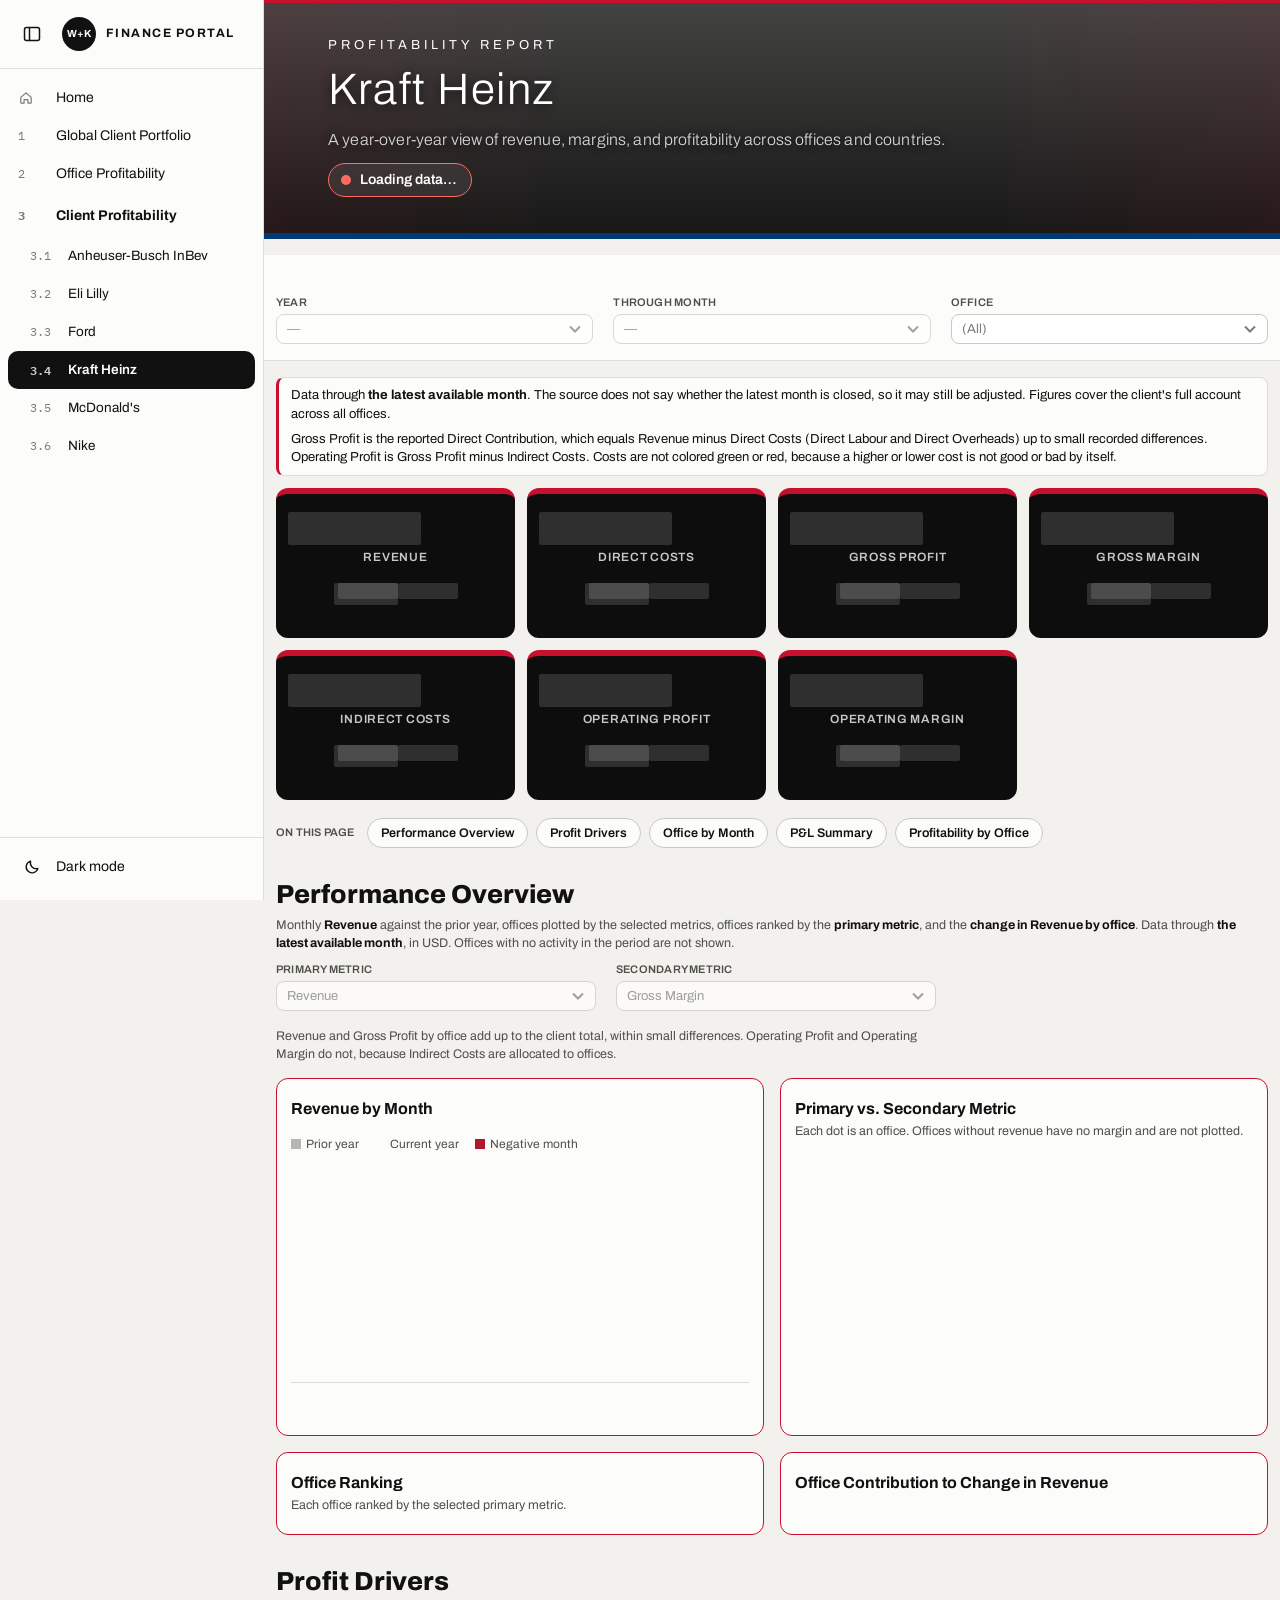
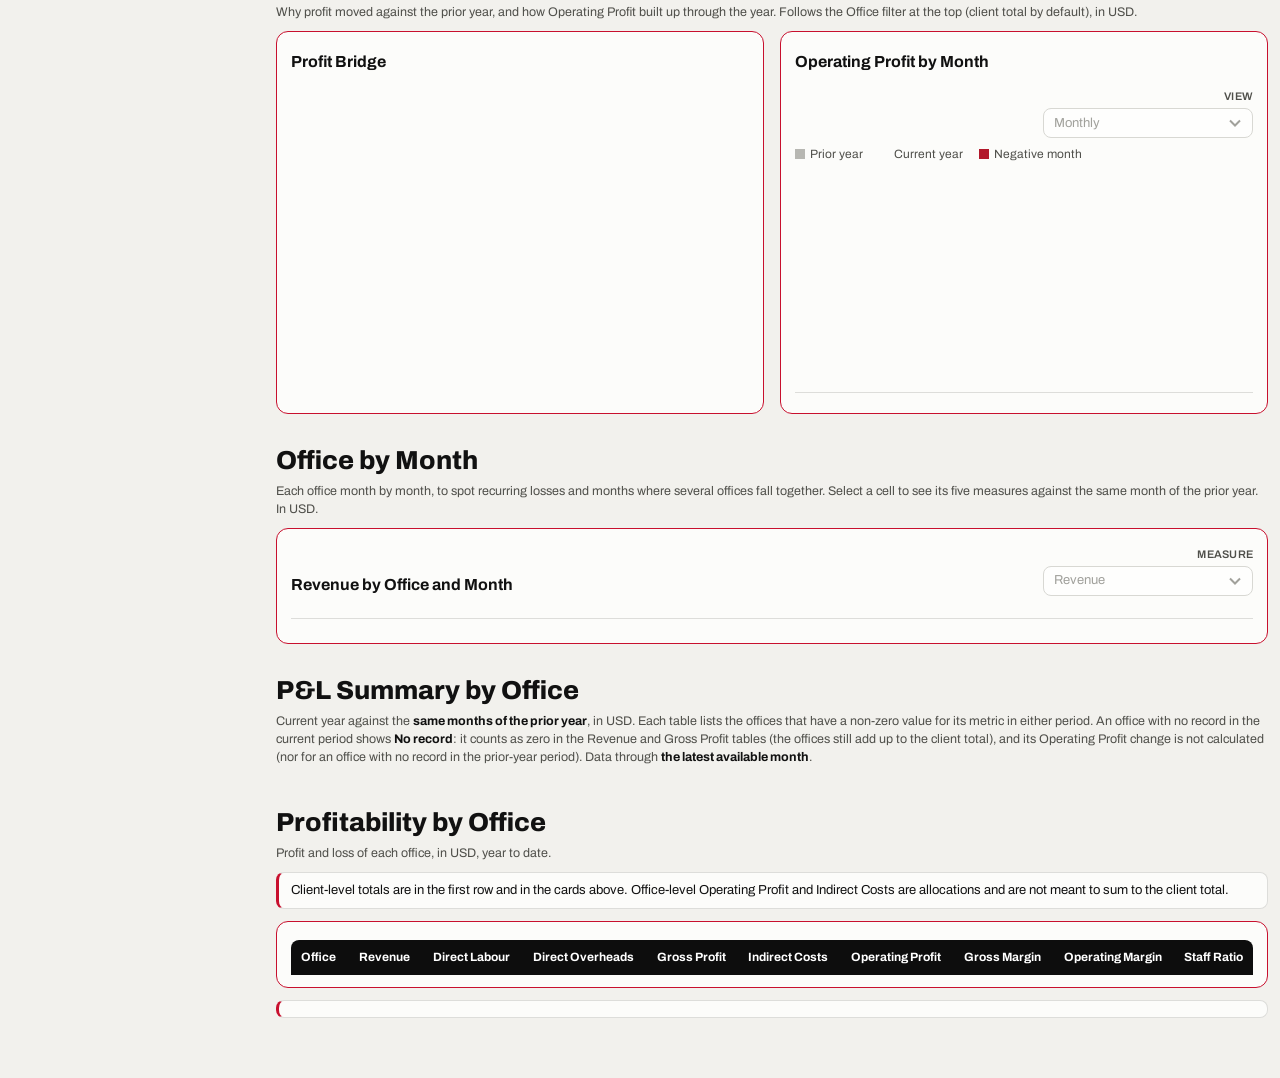
<file: kraft-heinz.html>
<!DOCTYPE html>
<html lang="en">
<head>
<meta charset="UTF-8">
<meta name="viewport" content="width=device-width, initial-scale=1.0">
<meta name="robots" content="noindex, nofollow">
<title>Kraft Heinz Profitability</title>
<link rel="icon" href="data:image/svg+xml,%3Csvg xmlns='http://www.w3.org/2000/svg' viewBox='0 0 64 64'%3E%3Crect width='64' height='64' rx='32' fill='%23080808'/%3E%3Ctext x='50%25' y='54%25' text-anchor='middle' font-size='18' font-family='Arial' font-weight='700' fill='white'%3EW%2BK%3C/text%3E%3C/svg%3E">
<link rel="stylesheet" href="assets/portal-shell.css">
<link rel="stylesheet" href="assets/report-theme.css">
<script src="assets/portal-shell.js"></script>
<link rel="preconnect" href="https://fonts.googleapis.com">
<link href="https://fonts.googleapis.com/css2?family=Archivo:wght@400;500;600;700;800&family=IBM+Plex+Mono:wght@400;500;600&display=swap" rel="stylesheet">
<script>
  // CLIENT CONFIG: the only block to edit when cloning this page for another client.
  //   key    = the client's exact name in the data (ReportingClient)
  //   name   = the name shown on the page
  //   brand  = the client's primary (dark) color, used for the header band and the KPI cards
  //   accent = the client's accent color, used for the header strip, the KPI card strip and the panel borders
  //   mark   = (optional) fill of the ranking bars; defaults to accent
  //   dot    = (optional) fill of the scatter dots; defaults to accent
  //   label  = (optional) color of the small label in the header; defaults to accent
  //   image  = (optional) background photo of the top banner; tint = its overlay color as "r, g, b" (default black);
  //   shade  = the overlay opacity at the top and at the bottom of the banner (default [0.75, 0.92]);
  //   rule   = (optional) color of the banner's bottom border; defaults to accent
  window.CLIENT = { key: "Kraft-Heinz", name: "Kraft Heinz", brand: "#0D0D0D", accent: "#C8102E", mark: "#C8102E", dot: "#003A70", label: "#FFFFFF", image: "https://images.unsplash.com/photo-1553395572-0ef353a212bf?w=1600", tint: "0, 0, 0", shade: [0.72, 0.9], rule: "#003A70" };
  document.title = window.CLIENT.name + " Profitability";
  document.documentElement.style.setProperty("--brand", window.CLIENT.brand);
  document.documentElement.style.setProperty("--accent", window.CLIENT.accent);
  document.documentElement.style.setProperty("--label", window.CLIENT.label || window.CLIENT.accent);
  (() => {
    const c = window.CLIENT, r = document.documentElement.style, t = c.tint || "0, 0, 0", sh = c.shade || [0.75, 0.92];
    if (c.image) r.setProperty("--banner", "linear-gradient(rgba(" + t + ", " + sh[0] + "), rgba(" + t + ", " + sh[1] + ")), url(\"" + c.image + "\") center / cover");
    if (c.rule) r.setProperty("--rule", c.rule);
  })();
</script>
<script type="module" src="https://prod-useast-a.online.tableau.com/javascripts/api/tableau.embedding.3.latest.min.js"></script>
<style>
  :root {
    --bg: #F2F1ED; --panel: #FCFCFA; --card: #F4F4F2; --band: #F8F8F5;
    --ink: #111111; --ink2: #4F4F4A; --ink3: #7B7B74; --line: #DDDDDA; --line2: #C9C9C3;
    --good: #146B3A; --bad: #B2182B; --good-dark: #5DAE74; --bad-dark: #F4A6A0;
    --brand: #001A33; --accent: #D4AF37; --mark: #D4AF37; --label: #D4AF37; --head: #0D0D0D; --c-py: #B7B7B2;
  }
  * { box-sizing: border-box; }
  body { margin: 0; background: var(--bg); color: var(--ink); font-family: "Archivo", system-ui, sans-serif; font-size: 14px; line-height: 1.45; }
  /* Top banner: the client's photo under a dark overlay, with the accent as top and bottom rule. */
  .shell { position: relative; overflow: hidden; background: var(--banner, var(--brand)); color: #fff; text-align: left; padding: clamp(22px, 3vw, 36px) clamp(24px, 5vw, 64px); border-top: 3px solid var(--accent); border-bottom: 6px solid var(--rule, var(--accent)); }
  .shell::before { content: ""; position: absolute; inset: 0; pointer-events: none; background: linear-gradient(90deg, color-mix(in srgb, var(--accent) 8%, transparent), transparent 30%, transparent 70%, color-mix(in srgb, var(--accent) 8%, transparent)); }
  .shell > * { position: relative; }
  .shell .brand-label { margin: 0 0 clamp(10px, 1.3vw, 14px); font-size: clamp(11px, 1.2vw, 13px); font-weight: 400; line-height: 1; letter-spacing: clamp(2px, 0.35vw, 4px); text-transform: uppercase; color: var(--label); }
  .shell h1 { margin: 0 0 clamp(10px, 1.4vw, 14px); font-size: clamp(30px, 4vw, 44px); font-weight: 300; line-height: 1.08; letter-spacing: clamp(0.5px, 0.12vw, 1.5px); text-shadow: 0 2px 12px rgba(0, 0, 0, .65); }
  .shell .shell-desc { max-width: 900px; margin: 0; color: #D5D5D5; font-size: clamp(14px, 1.5vw, 16px); font-weight: 300; line-height: 1.45; letter-spacing: .15px; text-shadow: 0 1px 8px rgba(0, 0, 0, .75); }
  .sync { display: inline-flex; align-items: center; gap: 9px; margin-top: 12px; padding: 6px 14px 6px 12px; border: 1px solid rgba(255,255,255,.28); border-radius: 999px; background: rgba(255,255,255,.08); font-weight: 600; font-size: 14px; color: #FFFFFF; cursor: default; }
  .sync .dot { width: 10px; height: 10px; border-radius: 50%; background: #A6A6A0; flex: none; }
  .sync.loading .dot, .sync.updating .dot, .sync.signin .dot, .sync.cached .dot { background: #FF6B5F; animation: pulse .8s ease-in-out infinite; }
  .sync.loading, .sync.updating, .sync.signin, .sync.cached { border-color: #FF6B5F; }
  #signin { display: flex; align-items: center; flex-wrap: wrap; gap: 12px 16px; margin-top: 12px; font-size: 14px; color: #E7E8E6; }
  #signin[hidden] { display: none; }
  #signin button { font: inherit; font-weight: 700; padding: 8px 16px; background: #FFFFFF; color: #111111; border: 0; border-radius: 3px; cursor: pointer; }
  #signin button:focus-visible { outline: 2px solid #FFFFFF; outline-offset: 2px; }
  .sync.ready .dot { background: #4ADE80; }
  .sync.error .dot { background: #FF6B5F; }
  .sync.error { color: #FF6B5F; }
  @keyframes pulse { 0%, 100% { opacity: 1; } 50% { opacity: .25; } }

  body.is-loading .kpi .v, body.is-loading .kpi .row span { color: transparent !important; background: rgba(255,255,255,.14); border-radius: 2px; }
  body.is-loading .kpi .v { width: 62%; }
  body.is-loading .kpi .row span { min-width: 60px; min-height: 16px; display: inline-block; }
  body.is-updating .kpis { opacity: .45; transition: opacity .15s; }
  main { max-width: 1480px; margin: 0 auto; padding: 0 0 48px; }

  .controls { display: grid; grid-template-columns: repeat(2, minmax(0, 320px)); gap: 20px; padding: 0 12px; margin: 0 0 14px; }
  .controls.one { grid-template-columns: minmax(0, 260px); padding: 0; margin: 0; }
  .controls .hint { grid-column: 1 / -1; margin: -4px 0 0; font-size: 12.5px; color: var(--ink2); }
  .controls label { display: block; font-size: 11px; font-weight: 600; text-transform: uppercase; color: var(--ink2); margin-bottom: 3px; letter-spacing: .02em; }
  .controls { --chev: url("data:image/svg+xml,%3Csvg xmlns='http://www.w3.org/2000/svg' viewBox='0 0 12 8'%3E%3Cpath d='M1 1.5l5 5 5-5' fill='none' stroke='%23111111' stroke-width='2'/%3E%3C/svg%3E"); --chev-off: url("data:image/svg+xml,%3Csvg xmlns='http://www.w3.org/2000/svg' viewBox='0 0 12 8'%3E%3Cpath d='M1 1.5l5 5 5-5' fill='none' stroke='%237B7B74' stroke-width='2'/%3E%3C/svg%3E"); }
  .controls select { width: 100%; min-height: 30px; font: inherit; font-size: 13px; padding: 4px 26px 4px 10px; border: 1px solid var(--ink); background: #fff var(--chev) no-repeat right 11px center / 12px 8px; border-radius: 8px; appearance: none; -webkit-appearance: none; }
  .controls select:disabled { color: var(--ink3); border-color: var(--line2); background-image: var(--chev-off); }
  .controls select:focus-visible { outline: 2px solid var(--ink); outline-offset: 2px; }
  .empty-state { margin: 12px 12px 0; padding: 16px; background: var(--panel); border: 1px solid var(--line); border-radius: 10px; color: var(--ink2); }
  .warn { margin: 12px 12px 0; padding: 10px 14px; background: #FFF6E5; border: 1px solid #E8C877; border-radius: 8px; color: #5A4300; font-size: 13px; }
  .warn[hidden], .empty-state[hidden] { display: none; }

  .pl-note { font-size: 13px; color: var(--ink); margin: 0 12px 12px; padding: 8px 12px; border: 1px solid var(--line); border-left: 3px solid var(--accent); border-radius: 8px; background: var(--panel); }
  .pl-note.kpi-intro { margin: 16px 12px 12px; }
  .pl-note p { margin: 0 0 6px; }
  .pl-note p:last-child { margin: 0; }
  .period { display: inline-flex; align-items: center; flex-wrap: wrap; gap: 6px 10px; margin: 0 0 8px; padding: 7px 14px; border: 1px solid var(--line2); border-radius: 999px; background: var(--panel); font-size: 14px; }
  .period[hidden] { display: none; }
  .period .mode { font-weight: 800; letter-spacing: .06em; text-transform: uppercase; font-size: 12px; background: var(--brand); color: #fff; padding: 3px 9px; border-radius: 999px; }
  .period .vs { color: var(--ink3); }

  .kpis { display: grid; grid-template-columns: repeat(7, 1fr); gap: 12px; padding: 0 12px; }
  .kpi { background: var(--brand); color: #fff; padding: 18px 12px 14px; min-height: 150px; border-top: 6px solid var(--accent); border-radius: 12px; text-align: center; }
  .kpi .v { font-size: 30px; font-weight: 800; line-height: 1.1; margin: 0 0 4px; letter-spacing: -.01em; }
  .kpi .k { font-size: 12px; font-weight: 600; letter-spacing: .06em; text-transform: uppercase; color: #C8C7C5; }
  .kpi .row { margin-top: 14px; font-size: 13px; }
  .kpi .py small { font-size: 12px; font-weight: 500; margin-right: 4px; color: #C8C7C5; }
  .kpi .py span { font-weight: 700; }
  .kpi .delta { display: block; margin-top: 2px; font-size: 20px; font-weight: 800; line-height: 1.2; }
  .kpi .delta.word { font-size: 16px; }
  .delta.pos { color: var(--good-dark); } .delta.neg { color: var(--bad-dark); }
  .delta.na, .delta.neu { color: #C8C7C5; }

  h2.sec { font-size: 26px; font-weight: 800; margin: 28px 12px 2px; scroll-margin-top: calc(var(--nav-h, 0px) + var(--filt-h, 100px) + 8px); }
  .jump { display: flex; flex-wrap: wrap; align-items: center; gap: 8px; margin: 18px 12px 0; }
  .jump span { font-size: 11px; font-weight: 600; text-transform: uppercase; letter-spacing: .02em; color: var(--ink2); margin-right: 4px; }
  .jump a { font-size: 12.5px; font-weight: 600; color: var(--ink); text-decoration: none; padding: 5px 13px; border: 1px solid var(--line2); border-radius: 999px; background: var(--panel); }
  .jump a:hover { border-color: var(--ink); }
  .jump a:focus-visible { outline: 2px solid var(--ink); outline-offset: 2px; }
  .h2sub { font-size: 12.5px; color: var(--ink2); margin: 0 12px 10px; }
  .h2sub b { color: var(--ink); }
  .panel { background: var(--panel); border: 1px solid var(--accent); border-radius: 12px; padding: 18px 14px 12px; min-width: 0; }
  .panel h3 { font-size: 16px; margin: 0; font-weight: 700; }
  .panel .sub { font-size: 12.5px; color: var(--ink2); margin: 2px 0 8px; }
  body.is-updating .charts, body.is-updating .trend, body.is-updating .sums, body.is-updating .pl, body.is-updating .contrib, body.is-updating .mxwrap { opacity: .45; transition: opacity .15s; }
  .charts { display: grid; grid-template-columns: repeat(2, 1fr); gap: 16px; padding: 0 12px; }

  .rank-row { display: grid; grid-template-columns: 130px 1fr; align-items: center; gap: 10px; padding: 4px 0; font-size: 13px; }
  .rank-row .nm { white-space: nowrap; overflow: hidden; text-overflow: ellipsis; color: var(--ink); }
  .rank-row .bar-cell { display: grid; grid-template-columns: 1fr 92px; align-items: center; gap: 8px; min-width: 0; }
  .rank-row .track { position: relative; height: 18px; }
  .rank-row .track.has-neg::before { content: ""; position: absolute; left: var(--zero); top: -3px; bottom: -3px; width: 1px; background: var(--line2); }
  .rank-row .bar { position: absolute; top: 0; height: 18px; background: var(--mark); border: 1px solid var(--brand); min-width: 2px; }
  .rank-row .bar.neg { background: var(--bad); border-color: var(--bad); opacity: .6; }
  .rank-row .val { font-size: 12.5px; font-weight: 700; font-variant-numeric: tabular-nums; color: var(--ink); white-space: nowrap; }
  .contrib { margin: 0; }
  .contrib-head { display: flex; align-items: flex-end; justify-content: space-between; flex-wrap: wrap; gap: 8px 20px; margin-bottom: 8px; }
  .contrib .rank-row .bar.pos { background: var(--good); border-color: var(--good); opacity: .55; }
  .contrib .rank-row .bar.neg { background: var(--bad); border-color: var(--bad); opacity: .55; }
  .contrib .rank-row.sep .bar { opacity: 1; }
  .contrib .rank-row.sep { border-top: 1px solid var(--line2); margin-top: 6px; padding-top: 8px; font-weight: 700; }
  .contrib .rank-row .bar-cell { grid-template-columns: 1fr 110px; }
  .legend { display: flex; gap: 16px; font-size: 12px; color: var(--ink2); margin-bottom: 4px; }
  .legend i { display: inline-block; width: 10px; height: 10px; margin-right: 5px; vertical-align: -1px; }
  #trend { width: 100%; height: auto; display: block; }
  #trend .bar { cursor: default; }
  #trend .bar:hover { opacity: .8; }
  .trend-sum { margin-top: 10px; padding-top: 8px; border-top: 1px solid var(--line); font-size: 12.5px; color: var(--ink2); }
  .trend-sum p { margin: 0 0 4px; }
  .trend-sum b { color: var(--ink); }
  .recon { margin: 8px 0 4px; font-size: 12.5px; color: var(--ink2); }
  .chart-box { position: relative; }
  #scatter { width: 100%; height: auto; display: block; }
  #scatter .dot { cursor: default; }
  #scatter .dot:hover { opacity: .8; }
  .chart-tip { position: absolute; pointer-events: none; background: var(--ink); color: #fff; padding: 8px 12px; font-size: 12.5px; line-height: 1.4; white-space: nowrap; box-shadow: 0 2px 8px rgba(0,0,0,.18); z-index: 2; }
  .chart-tip[hidden] { display: none; }
  .chart-tip .t { font-weight: 700; }
  .empty-chart { color: var(--ink3); font-size: 13px; padding: 24px 0; }

  .sums { display: grid; grid-template-columns: repeat(3, 1fr); gap: 16px; padding: 0 12px; }
  .tbl-wrap { overflow-x: auto; }
  .tbl { width: 100%; border-collapse: collapse; font-size: 13px; font-variant-numeric: tabular-nums; }
  .tbl th { background: var(--head); color: #fff; font-size: 12px; font-weight: 700; text-align: right; padding: 9px 10px; white-space: nowrap; }
  .tbl th:first-child, .tbl td:first-child { text-align: left; }
  .tbl th:first-child { border-top-left-radius: 8px; } .tbl th:last-child { border-top-right-radius: 8px; }
  .tbl th button { font: inherit; color: inherit; background: none; border: 0; padding: 0; cursor: pointer; }
  .tbl th button:focus-visible { outline: 2px solid #fff; outline-offset: 2px; }
  .tbl th[aria-sort="ascending"] button::after { content: " \25B4"; }
  .tbl th[aria-sort="descending"] button::after { content: " \25BE"; }
  .tbl td { text-align: right; padding: 7px 10px; border-bottom: 1px solid var(--line); white-space: nowrap; }
  .tbl tbody tr:nth-child(even) td { background: var(--band); }
  .tbl tr.total td { font-weight: 700; background: #ECEBE6; border-bottom: 1px solid var(--line2); }
  .tbl tbody tr.total td { background: #ECEBE6; border-top: 1px solid var(--line2); }
  .tbl .pos { color: var(--good); } .tbl .neg { color: var(--bad); } .tbl .na { color: var(--ink3); }
  .pl-block { padding: 0 12px; }

  .panel .controls.one { grid-template-columns: minmax(0, 210px); flex: none; margin-left: auto; text-align: right; }
  .contrib-head > div:first-child { flex: 1 1 260px; min-width: 0; }
  #bridge, #optrend { width: 100%; height: auto; display: block; }
  #bridge .bar:hover, #optrend .bar:hover, #optrend .dot:hover { opacity: .8; }
  .mxwrap { padding: 0 12px; }
  .mx { border-collapse: separate; border-spacing: 2px; font-size: 12.5px; font-variant-numeric: tabular-nums; width: 100%; }
  .mx th { font-size: 12px; font-weight: 700; color: var(--ink2); text-align: center; padding: 4px 4px 6px; white-space: nowrap; }
  .mx th:first-child, .mx td:first-child { text-align: left; padding-right: 14px; white-space: nowrap; }
  .mx td { padding: 0; text-align: center; }
  .mx td.ytd, .mx th.ytd { border-left: 1px solid var(--line2); padding-left: 4px; }
  .mx td.nm { font-size: 13px; }
  .mx tr.total td.nm, .mx tr.total button.c { font-weight: 700; }
  .mx tr.total td { border-bottom: 1px solid var(--line2); padding-bottom: 4px; }
  .mx button.c { display: block; width: 100%; min-width: 58px; font: inherit; font-size: 12.5px; padding: 8px 4px; color: var(--ink); background: transparent; border: 1px solid transparent; border-radius: 4px; cursor: pointer; }
  .mx button.c:hover { border-color: var(--ink); }
  .mx button.c:focus-visible { outline: 2px solid var(--ink); outline-offset: 1px; }
  .mx button.c.sel { outline: 2px solid var(--ink); outline-offset: -2px; }
  .mx button.c.nr { color: var(--ink3); }
  .mx-notes { margin: 10px 0 0; font-size: 12.5px; color: var(--ink2); }
  .mx-notes p { margin: 0 0 4px; }
  .mx-detail { margin-top: 14px; padding-top: 12px; border-top: 1px solid var(--line); }
  .mx-detail h4 { margin: 0 0 8px; font-size: 14px; }
  .mx-detail .hint { margin: 0; font-size: 12.5px; color: var(--ink3); }
  .mx-detail .tbl-wrap { max-width: 640px; }
  .controls.filters { position: sticky; top: var(--nav-h, 0px); z-index: 190; grid-template-columns: repeat(3, minmax(0, 1fr)); gap: 20px; margin: 16px 0 0; padding: 40px 12px 16px; border-bottom: 1px solid var(--line); background: var(--panel); }
  .fhint { margin: 10px 12px 0; font-size: 12.5px; color: var(--ink2); }
  .sync-mini { position: absolute; left: 12px; top: 10px; line-height: 1.2; display: none; align-items: center; gap: 7px; max-width: calc(100% - 24px); font-size: 12px; font-weight: 600; color: var(--ink2); white-space: nowrap; overflow: hidden; text-overflow: ellipsis; }
  body.sync-hidden .sync-mini { display: flex; }
  .sync-mini .dot { width: 8px; height: 8px; border-radius: 50%; background: #A6A6A0; flex: none; }
  .sync-mini.loading .dot, .sync-mini.updating .dot, .sync-mini.signin .dot, .sync-mini.cached .dot { background: #FF6B5F; animation: pulse .8s ease-in-out infinite; }
  .sync-mini.ready .dot { background: #4ADE80; }
  .sync-mini.error { color: var(--bad); }
  .sync-mini.error .dot { background: var(--bad); }
  .combo { position: relative; }
  .combo-btn { width: 100%; min-height: 30px; font: inherit; font-size: 13px; color: var(--ink); text-align: left; white-space: nowrap; overflow: hidden; text-overflow: ellipsis; padding: 4px 26px 4px 10px; border: 1px solid var(--ink); background: #fff var(--chev) no-repeat right 11px center / 12px 8px; border-radius: 8px; cursor: pointer; }
  .combo-btn:disabled { color: var(--ink3); border-color: var(--line2); background-image: var(--chev-off); cursor: default; }
  .combo-btn:focus-visible, .combo-search:focus-visible { outline: 2px solid var(--ink); outline-offset: 2px; }
  .combo-panel { position: absolute; z-index: 150; left: 0; right: 0; top: 100%; margin-top: 2px; background: #fff; border: 1px solid var(--ink); border-radius: 8px; overflow: hidden; box-shadow: 0 2px 8px rgba(0,0,0,.18); }
  .combo-panel[hidden] { display: none; }
  .combo-search { display: block; width: 100%; padding: 6px 10px; font: inherit; font-size: 13px; background: #fff; border: 0; border-bottom: 1px solid var(--line2); border-radius: 0; }
  .combo-list { list-style: none; margin: 0; padding: 0; max-height: 260px; overflow-y: auto; }
  .combo-list li { padding: 5px 10px; font-size: 13px; cursor: pointer; }
  .combo-list li.active { background: #E7E8E6; }
  .combo-list li[aria-selected="true"] { font-weight: 700; }
  .combo-list li.none { color: var(--ink3); cursor: default; }
  .combo-list li::before { content: ""; display: inline-block; box-sizing: border-box; width: 17px; height: 17px; margin-right: 8px; vertical-align: -3px; border: 1.5px solid var(--ink); background: #fff no-repeat center / 13px 13px; }
  .combo-list li[aria-selected="true"]::before { background-image: url("data:image/svg+xml,%3Csvg xmlns='http://www.w3.org/2000/svg' viewBox='0 0 12 12'%3E%3Cpath d='M2 6.5l3 3 5-7' fill='none' stroke='%23111111' stroke-width='1.2'/%3E%3C/svg%3E"); }
  .combo-list li.none::before { display: none; }
  .rank-row.hl { background: color-mix(in srgb, var(--accent) 22%, transparent); border-radius: 4px; }
  .rank-row.hl .nm { font-weight: 700; }
  .tbl tbody tr.hl td { background: color-mix(in srgb, var(--accent) 22%, #fff); font-weight: 600; }
  .mx tr.hl td.nm { background: color-mix(in srgb, var(--accent) 22%, #fff); font-weight: 700; border-radius: 4px; }

  .status { font-size: 12px; color: var(--ink3); margin: 14px 12px 0; }
  .status.err { color: var(--bad); font-weight: 600; }
  .source { margin: 16px 0 0; }
  /* Kept laid out off-screen (not display:none) so the embed still loads; revealed when sign-in is needed or with ?source in the address. */
  .source.is-hidden { position: absolute; left: -10000px; top: 0; width: 1100px; height: 480px; overflow: hidden; margin: 0; }
  .source h2 { font-size: 18px; font-weight: 800; margin: 0 12px 2px; }
  .source tableau-viz { display: block; }
  .source .note { font-size: 12.5px; color: var(--ink2); margin: 0 12px 8px; }

  @media (max-width: 1280px) { .kpis { grid-template-columns: repeat(4, 1fr); } .sums { grid-template-columns: 1fr; } }
  @media (max-width: 900px) {
    .controls, .controls.filters { grid-template-columns: 1fr 1fr; }
    .kpis { grid-template-columns: 1fr 1fr; }
    .charts { grid-template-columns: 1fr; }
    h2.sec { font-size: 22px; }
  }
</style>
</head>
<body class="is-loading client-report">
<div class="shell">
  <div class="brand-label">Profitability Report</div>
  <h1 id="client-title">Kraft Heinz</h1>
  <p class="shell-desc">A year-over-year view of revenue, margins, and profitability across offices and countries.</p>
  <div class="sync loading" id="sync" role="status" aria-live="polite"><span class="dot"></span><span id="sync-text">Loading data…</span></div>
  <div class="signin" id="signin" hidden>
    <span>Tableau needs you to sign in before the report can load. The sign-in box is just below.</span>
    <button type="button" id="signin-btn">Sign in below ↓</button>
  </div>
</div>
<main>
  <section class="source is-hidden" id="source" aria-hidden="true">
    <h2 id="source-title">Sign in to Tableau</h2>
    <p class="note" id="source-note">Use the box below to sign in and load the report. This box disappears once the data loads.</p>
    <tableau-viz id="viz"
      src="https://prod-useast-a.online.tableau.com/t/wk/views/ProfitabilityPortalData/SRC_CPD_ClientParentOfficeMonth"
      width="100%" height="420" toolbar="hidden" hide-tabs iframe-attr-loading="eager">
    </tableau-viz>
  </section>

  <section class="controls filters" aria-label="Filters">
    <div class="sync-mini loading" id="sync-mini" aria-hidden="true"><span class="dot"></span><span id="sync-mini-text">Loading data…</span></div>
    <div><label for="f-year">Year</label><select id="f-year" disabled><option>—</option></select></div>
    <div><label for="f-month">Through month</label><select id="f-month" disabled><option>—</option></select></div>
    <div><label for="f-office">Office</label><select id="f-office" disabled><option>(All)</option></select></div>
  </section>
  <p class="fhint" id="filter-hint"></p>

  <p class="empty-state" id="empty-state" hidden>No data for this client.</p>
  <p class="warn" id="data-warn" hidden>Some data is missing in the source: a measure for some months, or the whole client total for a month. Figures that depend on it are shown as unavailable (—).</p>
  <div class="pl-note kpi-intro">
    <div class="period" id="period-pill" hidden></div>
    <p>Data through <b class="cutoff">the latest available month</b>. The source does not say whether the latest month is closed, so it may still be adjusted. <span id="scope-sentence">Figures cover the client's full account across all offices.</span></p>
    <p>Gross Profit is the reported Direct Contribution, which equals Revenue minus Direct Costs (Direct Labour and Direct Overheads) up to small recorded differences. Operating Profit is Gross Profit minus Indirect Costs. Costs are not colored green or red, because a higher or lower cost is not good or bad by itself.</p>
  </div>

  <section class="kpis">
    <div class="kpi" id="k-rev"><div class="v">—</div><div class="k">Revenue</div><div class="row"><span class="py"><small></small><span></span></span><span class="delta"></span></div></div>
    <div class="kpi" id="k-dcost"><div class="v">—</div><div class="k">Direct Costs</div><div class="row"><span class="py"><small></small><span></span></span><span class="delta"></span></div></div>
    <div class="kpi" id="k-gp"><div class="v">—</div><div class="k">Gross Profit</div><div class="row"><span class="py"><small></small><span></span></span><span class="delta"></span></div></div>
    <div class="kpi" id="k-gm"><div class="v">—</div><div class="k">Gross Margin</div><div class="row"><span class="py"><small></small><span></span></span><span class="delta"></span></div></div>
    <div class="kpi" id="k-ind"><div class="v">—</div><div class="k">Indirect Costs</div><div class="row"><span class="py"><small></small><span></span></span><span class="delta"></span></div></div>
    <div class="kpi" id="k-op"><div class="v">—</div><div class="k">Operating Profit</div><div class="row"><span class="py"><small></small><span></span></span><span class="delta"></span></div></div>
    <div class="kpi" id="k-om"><div class="v">—</div><div class="k">Operating Margin</div><div class="row"><span class="py"><small></small><span></span></span><span class="delta"></span></div></div>
  </section>

  <nav class="jump" aria-label="On this page">
    <span>On this page</span>
    <a href="#overview">Performance Overview</a><a href="#drivers">Profit Drivers</a><a href="#by-month">Office by Month</a><a href="#pl-summary">P&amp;L Summary</a><a href="#profitability">Profitability by Office</a>
  </nav>

  <h2 class="sec" id="overview">Performance Overview</h2>
  <p class="h2sub">Monthly <b>Revenue</b> against the prior year, offices plotted by the selected metrics, offices ranked by the <b>primary metric</b>, and the <b>change in Revenue by office</b>. Data through <b class="cutoff">the latest available month</b>, in USD. Offices with no activity in the period are not shown.</p>
  <section class="controls">
    <div><label for="f-primary">Primary metric</label>
      <select id="f-primary" disabled>
        <option value="rev" selected>Revenue</option><option value="gp">Gross Profit</option><option value="op">Operating Profit</option>
      </select></div>
    <div><label for="f-secondary">Secondary metric</label>
      <select id="f-secondary" disabled>
        <option value="gm" selected>Gross Margin</option><option value="om">Operating Margin</option>
      </select></div>
    <p class="hint">Revenue and Gross Profit by office add up to the client total, within small differences. Operating Profit and Operating Margin do not, because Indirect Costs are allocated to offices.</p>
  </section>
  <section class="charts trend">
    <article class="panel">
      <div class="contrib-head">
        <div>
          <h3 id="trend-title">Revenue by Month</h3>
          <p class="sub" id="trend-sub"></p>
        </div>
      </div>
      <div class="legend"><span><i id="lg-py" style="background:var(--c-py)"></i><span id="lg-py-t">Prior year</span></span><span><i id="lg-cy"></i><span id="lg-cy-t">Current year</span></span><span><i style="background:var(--c-neg)"></i>Negative month</span></div>
      <div class="chart-box">
        <svg id="trend" viewBox="0 0 640 300" role="img" aria-label="Revenue by month, current year against prior year"></svg>
        <div class="chart-tip" id="trend-tip" hidden></div>
      </div>
      <div class="trend-sum" id="trend-sum"></div>
    </article>
    <article class="panel">
      <h3 id="scatter-title">Primary vs. Secondary Metric</h3>
      <p class="sub">Each dot is an office. Offices without revenue have no margin and are not plotted.</p>
      <div class="chart-box">
        <svg id="scatter" viewBox="0 0 600 360" role="img" aria-label="Offices plotted by primary and secondary metric"></svg>
        <div class="chart-tip" id="scatter-tip" hidden></div>
      </div>
    </article>
    <article class="panel">
      <h3 id="rank-title">Office Ranking</h3>
      <p class="sub">Each office ranked by the selected primary metric.</p>
      <div id="ranking"></div>
    </article>
    <article class="panel contrib">
      <div class="contrib-head">
        <div>
          <h3 id="contrib-title">Office Contribution to Change in Revenue</h3>
          <p class="sub" id="contrib-sub"></p>
        </div>
      </div>
      <div id="contrib"></div>
      <p class="recon" id="contrib-recon"></p>
    </article>
  </section>

  <h2 class="sec" id="drivers">Profit Drivers</h2>
  <p class="h2sub">Why profit moved against the prior year, and how Operating Profit built up through the year. Follows the Office filter at the top (client total by default), in USD.</p>
  <section class="charts drivers">
    <article class="panel">
      <div class="contrib-head">
        <div>
          <h3 id="bridge-title">Profit Bridge</h3>
          <p class="sub" id="bridge-sub"></p>
        </div>
      </div>
      <div class="chart-box">
        <svg id="bridge" viewBox="0 0 640 310" role="img" aria-label="Profit bridge from the prior year to the current year"></svg>
        <div class="chart-tip" id="bridge-tip" hidden></div>
      </div>
      <p class="recon" id="bridge-recon"></p>
    </article>
    <article class="panel">
      <div class="contrib-head">
        <div>
          <h3 id="op-title">Operating Profit by Month</h3>
          <p class="sub" id="op-sub"></p>
        </div>
        <div class="controls one"><div><label for="f-opmode">View</label>
          <select id="f-opmode" disabled><option value="month" selected>Monthly</option><option value="cum">Cumulative</option></select></div></div>
      </div>
      <div class="legend"><span><i id="lg2-py" style="background:var(--c-py)"></i><span id="lg2-py-t">Prior year</span></span><span><i id="lg2-cy"></i><span id="lg2-cy-t">Current year</span></span><span id="lg2-neg"><i style="background:var(--c-neg)"></i>Negative month</span></div>
      <div class="chart-box">
        <svg id="optrend" viewBox="0 0 640 300" role="img" aria-label="Operating Profit by month, current year against prior year"></svg>
        <div class="chart-tip" id="op-tip" hidden></div>
      </div>
      <div class="trend-sum" id="opsum"></div>
    </article>
  </section>

  <h2 class="sec" id="by-month">Office by Month</h2>
  <p class="h2sub">Each office month by month, to spot recurring losses and months where several offices fall together. Select a cell to see its five measures against the same month of the prior year. In USD.</p>
  <section class="mxwrap">
    <div class="panel">
      <div class="contrib-head">
        <div>
          <h3 id="mx-title">Revenue by Office and Month</h3>
        </div>
        <div class="controls one"><div><label for="f-matrix">Measure</label>
          <select id="f-matrix" disabled><option value="rev" selected>Revenue</option><option value="gp">Gross Profit</option><option value="op">Operating Profit (allocated)</option></select></div></div>
      </div>
      <div class="tbl-wrap"><table class="mx" id="mx"></table></div>
      <div class="mx-notes" id="mx-notes"></div>
      <div class="mx-detail" id="mx-detail"></div>
    </div>
  </section>

  <h2 class="sec" id="pl-summary">P&amp;L Summary by Office</h2>
  <p class="h2sub">Current year against the <b>same months of the prior year</b>, in USD. Each table lists the offices that have a non-zero value for its metric in either period. An office with no record in the current period shows <b>No record</b>: it counts as zero in the Revenue and Gross Profit tables (the offices still add up to the client total), and its Operating Profit change is not calculated (nor for an office with no record in the prior-year period). Data through <b class="cutoff">the latest available month</b>.</p>
  <section class="sums" id="sums"></section>

  <h2 class="sec" id="profitability">Profitability by Office</h2>
  <p class="h2sub">Profit and loss of each office, in USD, year to date.</p>
  <p class="pl-note">Client-level totals are in the first row and in the cards above. Office-level Operating Profit and Indirect Costs are allocations and are not meant to sum to the client total.</p>
  <div class="pl-block">
    <div class="panel">
      <div class="tbl-wrap">
        <table class="tbl pl" id="pl">
          <thead><tr><th data-k="label"><button type="button">Office</button></th><th data-k="rev"><button type="button">Revenue</button></th><th data-k="dl"><button type="button">Direct Labour</button></th><th data-k="dov"><button type="button">Direct Overheads</button></th><th data-k="gp"><button type="button">Gross Profit</button></th><th data-k="ind"><button type="button">Indirect Costs</button></th><th data-k="op"><button type="button">Operating Profit</button></th><th data-k="gm"><button type="button">Gross Margin</button></th><th data-k="om"><button type="button">Operating Margin</button></th><th data-k="staff" title="Direct Labour divided by Revenue, as recorded"><button type="button">Staff Ratio</button></th></tr></thead>
          <tbody id="pl-body"></tbody>
        </table>
      </div>
    </div>
  </div>
  <div class="pl-note" id="pl-notes" style="margin-top:12px"></div>

  <p class="status err" id="status" hidden></p>

</main>

<script type="module">
  const CLIENT = window.CLIENT;
  // Chart colors come from the active theme (--c-* in assets/report-theme.css); the current-year, dot and mark colors
  // depend on the client, so they are set here and again whenever the theme changes.
  const cssVar = n => getComputedStyle(document.documentElement).getPropertyValue(n).trim();
  const TH = new Proxy({}, { get: (_, k) => cssVar("--c-" + k) });
  const isDark = () => document.documentElement.dataset.theme === "dark";
  // A brand color that is too dark to read on the dark page is lightened toward white (a near-neutral one becomes the page ink).
  function onDark(hex) {
    const n = parseInt(hex.slice(1), 16), c = [n >> 16 & 255, n >> 8 & 255, n & 255];
    const lum = v => { const q = v.map(x => { x /= 255; return x <= 0.03928 ? x / 12.92 : Math.pow((x + 0.055) / 1.055, 2.4); }); return 0.2126 * q[0] + 0.7152 * q[1] + 0.0722 * q[2]; };
    if (Math.max(...c) - Math.min(...c) < 24) return lum(c) < 0.25 ? "#E8E8E2" : hex;
    let k = c, t = 0;
    while (lum(k) < 0.22 && t < 1) { t += 0.05; k = c.map(x => Math.round(x + (255 - x) * t)); }
    return "#" + k.map(x => x.toString(16).padStart(2, "0")).join("");
  }
  function applyBrand() {
    const r = document.documentElement.style, d = isDark(), fit = c => d ? onDark(c) : c;
    r.setProperty("--c-cy", d ? "#F2F2EC" : CLIENT.brand);
    r.setProperty("--c-dot", fit(CLIENT.dot || CLIENT.accent));
    r.setProperty("--c-dotstroke", d ? "#0B0B0B" : CLIENT.brand);
    r.setProperty("--mark", fit(CLIENT.mark || CLIENT.accent));
  }
  applyBrand();
  window.addEventListener("wk-theme", () => { applyBrand(); if (facts.length) render(); });
  // Anchors clear the sticky filter bar, whose height is measured here.
  (() => {
    const bar = document.querySelector(".filters");
    if (!bar) return;
    const set = () => document.documentElement.style.setProperty("--filt-h", bar.offsetHeight + "px");
    set(); new ResizeObserver(set).observe(bar);
  })();
  const ROOT = "WKI";   // the client total comes from the WKI row; office rows are the parent offices
  document.getElementById("client-title").textContent = CLIENT.name;
  const viz = document.getElementById("viz");
  const statusEl = document.getElementById("status");
  const primarySel = document.getElementById("f-primary");
  const secondarySel = document.getElementById("f-secondary");
  const yearSel = document.getElementById("f-year");
  const monthSel = document.getElementById("f-month");
  const officeSel = document.getElementById("f-office");
  const MONTHS = ["January","February","March","April","May","June","July","August","September","October","November","December"];
  const MONTH_WORDS = {
    january:1, jan:1, enero:1, ene:1, february:2, feb:2, febrero:2, march:3, mar:3, marzo:3,
    april:4, apr:4, abril:4, abr:4, may:5, mayo:5, june:6, jun:6, junio:6, july:7, jul:7, julio:7,
    august:8, aug:8, agosto:8, ago:8, september:9, sep:9, sept:9, septiembre:9, setiembre:9,
    october:10, oct:10, octubre:10, november:11, nov:11, noviembre:11, december:12, dec:12, diciembre:12, dic:12
  };
  const MEASURES = ["rev", "dl", "dov", "dc", "ind"];
  const NEAR = 1;   // amounts under $1 count as zero

  // One fact per year x month x office (this client only). The WKI row is the client total.
  // `n` is how many of the five measures the source returned for that row (5 = complete).
  let facts = [];
  let reading = false, rerun = false, timer = null;
  // Filters at the top of the page. selYear and selMonth are null until the viewer chooses: the latest year and month then apply.
  // selOffices holds the picked parent offices; empty means all offices (the client total, from the WKI rows).
  let selYear = null, selMonth = null;
  const selOffices = new Set();
  const focused = () => selOffices.size > 0;
  const isSel = o => selOffices.has(o);
  const inScope = o => focused() ? selOffices.has(o) : o === ROOT;
  const scopeName = () => selOffices.size === 1 ? [...selOffices][0] : selOffices.size + " offices";
  const scopeList = () => [...selOffices].sort((a, b) => a.localeCompare(b)).join(", ");

  const syncEl = document.getElementById("sync");
  const syncText = document.getElementById("sync-text");
  const syncMini = document.getElementById("sync-mini");
  const syncMiniText = document.getElementById("sync-mini-text");
  // The compact status in the sticky bar shows only once the header status has scrolled out of view.
  new IntersectionObserver(([e]) => document.body.classList.toggle("sync-hidden", !e.isIntersecting)).observe(syncEl);
  let loaded = false;
  let lastSync = "";

  function setState(state, text, detail) {
    syncEl.className = "sync " + state;
    syncText.textContent = text;
    syncMini.className = "sync-mini " + state;
    syncMiniText.textContent = text;
    syncEl.title = detail || "";
    if (state === "ready" || state === "error" || state === "cached") document.body.classList.remove("is-loading");
    document.body.classList.toggle("is-updating", state === "updating");
    statusEl.hidden = state !== "error";
    statusEl.textContent = state === "error" ? detail || text : "";
  }
  function busyState() {
    if (fromCache) return ["cached", "Showing saved data from " + lastSync + " · Updating…"];
    return loaded ? ["updating", "Updating…"] : ["loading", "Loading data…"];
  }
  // Full retrieval stamp with the day, so a saved snapshot from a previous day is recognisable.
  // The last known failure (sign-in needed, refresh failed, embed failed). It is shown again whenever the saved snapshot
  // finishes loading, and a later successful read clears it.
  let failure = null;
  function showFailure() {
    if (!failure) return;
    const keeping = fromCache && loaded;
    const text = keeping ? withSaved(failure.text) : failure.fallback;
    setState(failure.state, text, failure.state === "error" ? (keeping ? text + " " : "") + failure.detail : "");
  }
  // Appended to any failure or sign-in message while saved figures are on screen.
  const withSaved = text => text + ". Showing saved data from " + lastSync + ".";
  function stamp(d) { return d.toLocaleString("en-US", { month: "short", day: "numeric", hour: "numeric", minute: "2-digit" }); }

  // ---------- local cache (IndexedDB): paint the last read instantly, refresh from Tableau in the background ----------
  const CACHE_KEY = "client-profitability-" + CLIENT.key.toLowerCase().replace(/[^a-z0-9]+/g, "-") + "-facts-v3";
  let fromCache = false;
  function idb() {
    return new Promise((res, rej) => {
      const r = indexedDB.open("wk-finance-portal", 1);
      r.onupgradeneeded = () => r.result.createObjectStore("cache");
      r.onsuccess = () => res(r.result);
      r.onerror = () => rej(r.error);
    });
  }
  async function cacheGet() {
    try {
      const db = await idb();
      return await new Promise((res, rej) => {
        const q = db.transaction("cache").objectStore("cache").get(CACHE_KEY);
        q.onsuccess = () => res(q.result || null);
        q.onerror = () => rej(q.error);
      });
    } catch (_) { return null; }
  }
  async function cachePut(v) {
    try {
      const db = await idb();
      await new Promise((res, rej) => {
        const t = db.transaction("cache", "readwrite");
        t.objectStore("cache").put(v, CACHE_KEY);
        t.oncomplete = res;
        t.onerror = () => rej(t.error);
      });
    } catch (_) {}
  }
  function errText(e) { return e && e.message ? e.message : String(e); }
  function sheet() {
    const s = viz.workbook.activeSheet;
    return s.sheetType === "worksheet" ? s : (s.worksheets && s.worksheets[0]) || null;
  }

  // ---------- data shape ----------
  function toNum(v) {
    if (typeof v === "number") return v;
    if (typeof v === "string" && v.trim() !== "" && !isNaN(Number(v))) return Number(v);
    return null;
  }
  function monthOf(cell) {
    const n = toNum(cell.value);
    if (n !== null && Number.isInteger(n) && n >= 1 && n <= 12) return n;
    for (const s of [cell.value, cell.formattedValue]) {
      if (typeof s === "string") {
        const m = MONTH_WORDS[s.trim().toLowerCase().replace(/\./g, "")];
        if (m) return m;
      }
    }
    return null;
  }
  // SRC_CPD_ClientParentOfficeMonth carries each measure as _USD; the page is USD-only.
  function kindOf(name) {
    const s = String(name || "").trim().toLowerCase();
    return { revenue_usd: "rev", directlabour_usd: "dl", directoverheads_usd: "dov",
             directcontribution_usd: "dc", indirectcosts_usd: "ind" }[s] || null;
  }

  function parse(table) {
    const cols = table.columns, rows = table.data;
    if (!rows.length) return [];
    const names = cols.map(c => c.fieldName.trim());
    const find = re => names.findIndex(n => re.test(n));
    const mn = find(/^(measure names|nombres de medidas)$/i);
    const mv = find(/^(measure values|valores de medidas)$/i);
    const ci = find(/^reportingclient/i);
    const pi = find(/^parent\s*office/i);
    let yi = -1, mi = -1;
    cols.forEach((c, i) => {
      if (yi >= 0 || i === mn || i === mv) return;
      if (rows.every(r => { const n = toNum(r[i].value); return n !== null && n >= 1900 && n <= 2100; })) yi = i;
    });
    cols.forEach((c, i) => {
      if (mi >= 0 || i === mn || i === mv || i === yi) return;
      if (rows.every(r => monthOf(r[i]) !== null)) mi = i;
    });
    if (mn < 0 || mv < 0 || yi < 0 || mi < 0 || ci < 0 || pi < 0) throw new Error("Unexpected data shape. Columns: " + names.join(" · "));

    const map = new Map();
    for (const r of rows) {
      if (r[ci].formattedValue !== CLIENT.key) continue;
      const k = kindOf(r[mn].value) || kindOf(r[mn].formattedValue);
      const v = toNum(r[mv].value);
      if (!k) continue;
      const y = toNum(r[yi].value), m = monthOf(r[mi]), office = r[pi].formattedValue;
      const key = [y, m, office].join("|");
      if (!map.has(key)) map.set(key, { y, m, office, rev: 0, dl: 0, dov: 0, dc: 0, ind: 0, seen: new Set() });
      const f = map.get(key);
      // A measure counts as present only when the source returned a number for it; a null stays "missing", not zero.
      if (v === null) continue;
      f[k] += v; f.seen.add(k);
    }
    return [...map.values()].map(f => { f.miss = MEASURES.filter(k => !f.seen.has(k)); delete f.seen; return f; });
  }

  // ---------- reading ----------
  function refresh() { clearTimeout(timer); timer = setTimeout(readNow, 120); }

  async function readNow() {
    if (reading) { rerun = true; return; }
    reading = true;
    setState(...busyState());
    let reader;
    try {
      const t0 = performance.now();
      reader = await sheet().getSummaryDataReaderAsync();
      const table = await reader.getAllPagesAsync();
      const ms = Math.round(performance.now() - t0);
      facts = parse(table);
      enableSelectors();
      render();
      loaded = true;
      const now = new Date();
      lastSync = stamp(now);
      fromCache = false; failure = null;
      cachePut({ facts, time: lastSync, ts: now.getTime() });
      setState("ready", "Ready · Read from Tableau on " + lastSync,
        table.data.length + " rows read in " + ms + " ms. Retrieval time is not the accounting period or the time the source was last updated.");
    } catch (e) {
      failure = { state: "error", text: "Could not refresh from Tableau", fallback: "Error", detail: "Could not read data from Tableau: " + errText(e) };
      await cacheReady;
      showFailure();
    } finally {
      if (reader) { try { await reader.releaseAsync(); } catch (_) {} }
      reading = false;
      if (rerun) { rerun = false; refresh(); }
    }
  }

  const opModeSel = document.getElementById("f-opmode");
  const mxSel = document.getElementById("f-matrix");
  function enableSelectors() { for (const s of [primarySel, secondarySel, opModeSel, mxSel, yearSel, monthSel, officeSel]) s.disabled = false; }
  for (const s of [primarySel, secondarySel, opModeSel, mxSel]) s.addEventListener("change", render);
  yearSel.addEventListener("change", () => { selYear = Number(yearSel.value); selMonth = null; render(); });
  monthSel.addEventListener("change", () => { selMonth = Number(monthSel.value); render(); });
  const officeCombo = makeCombo(officeSel, selOffices, () => render());
  // Multi-select: a button and a checkbox list with search over the hidden <select> (kept for its label and disabled state).
  // `picked` is the Set that holds the choice (empty = All). Choosing applies at once: the data is already on the page.
  function makeCombo(sel, picked, onChange) {
    let opts = [];
    const label = document.querySelector('label[for="' + sel.id + '"]');
    const wrap = document.createElement("div"); wrap.className = "combo";
    sel.parentNode.insertBefore(wrap, sel);
    const btn = document.createElement("button");
    btn.type = "button"; btn.className = "combo-btn"; btn.id = sel.id + "-combo";
    btn.setAttribute("aria-haspopup", "listbox"); btn.setAttribute("aria-expanded", "false");
    if (label) label.htmlFor = btn.id;
    const panel = document.createElement("div"); panel.className = "combo-panel"; panel.hidden = true;
    const search = document.createElement("input");
    search.type = "search"; search.className = "combo-search"; search.placeholder = "Search…";
    search.setAttribute("aria-label", "Search " + (label ? label.textContent : "options"));
    const list = document.createElement("ul"); list.className = "combo-list"; list.setAttribute("role", "listbox"); list.setAttribute("aria-multiselectable", "true");
    panel.append(search, list);
    wrap.append(btn, panel, sel);
    sel.hidden = true;
    let items = [], active = -1;
    const sync = () => {
      const n = picked.size;
      btn.textContent = n === 0 ? "(All)" : n === 1 ? [...picked][0] : n + " selected";
      btn.disabled = sel.disabled;
    };
    const close = focusBtn => { panel.hidden = true; btn.setAttribute("aria-expanded", "false"); if (focusBtn) btn.focus(); };
    const setActive = i => { active = i; items.forEach((li, k) => li.classList.toggle("active", k === i)); if (items[i]) items[i].scrollIntoView({ block: "nearest" }); };
    const ALL = "__all__";
    const toggle = v => {
      if (v === ALL) picked.clear(); else if (picked.has(v)) picked.delete(v); else picked.add(v);
      sync(); onChange();
      const keep = active, top = list.scrollTop;
      renderList();
      list.scrollTop = top;
      if (keep >= 0) setActive(Math.min(keep, items.length - 1));
    };
    const renderList = () => {
      const q = search.value.trim().toLowerCase();
      list.replaceChildren(); items = [];
      const add = (value, text) => {
        const li = document.createElement("li");
        li.setAttribute("role", "option"); li.textContent = text; li.dataset.value = value;
        li.setAttribute("aria-selected", String(value === ALL ? picked.size === 0 : picked.has(value)));
        li.addEventListener("mousedown", e => { e.preventDefault(); toggle(value); });
        list.appendChild(li); items.push(li);
      };
      if (!q) add(ALL, "(All)");
      opts.forEach(o => { if (!q || o.toLowerCase().includes(q)) add(o, o); });
      if (!items.length) { const li = document.createElement("li"); li.className = "none"; li.textContent = "No matches"; list.appendChild(li); }
      setActive(items.length && q ? 0 : -1);
    };
    const open = () => { if (btn.disabled) return; panel.hidden = false; btn.setAttribute("aria-expanded", "true"); search.value = ""; renderList(); search.focus(); };
    btn.addEventListener("click", () => panel.hidden ? open() : close(false));
    search.addEventListener("input", renderList);
    search.addEventListener("keydown", e => {
      if (e.key === "ArrowDown") { e.preventDefault(); if (items.length) setActive((active + 1) % items.length); }
      else if (e.key === "ArrowUp") { e.preventDefault(); if (items.length) setActive((active - 1 + items.length) % items.length); }
      else if (e.key === "Enter") { e.preventDefault(); if (items[active]) toggle(items[active].dataset.value); }
      else if (e.key === "Escape") { e.preventDefault(); close(true); }
      else if (e.key === "Tab") close(false);
    });
    // Capture phase: checked before an option click re-renders the list and detaches the clicked <li>.
    document.addEventListener("mousedown", e => { if (!wrap.contains(e.target)) close(false); }, true);
    new MutationObserver(sync).observe(sel, { attributes: true, attributeFilter: ["disabled"] });
    sync();
    return {
      // Offer these options; picks that are no longer offered are dropped.
      setOptions(list2) { opts = list2; [...picked].forEach(v => { if (!list2.includes(v)) picked.delete(v); }); sync(); }
    };
  }
  function fillFilters(years, cyYear, cutoffMax, cutoff) {
    const fill = (sel, opts, value) => {
      sel.replaceChildren(...opts.map(([v, t]) => { const o = document.createElement("option"); o.value = v; o.textContent = t; return o; }));
      sel.value = value;
    };
    fill(yearSel, years.map(y => [y, String(y)]), cyYear);
    fill(monthSel, Array.from({ length: cutoffMax }, (_, i) => [i + 1, MONTHS[i] + (i + 1 === cutoffMax ? " (latest)" : "")]), cutoff);
    const offices = [...new Set(facts.filter(f => f.office !== ROOT && (f.y === cyYear || f.y === cyYear - 1)).map(f => f.office))].sort((a, b) => a.localeCompare(b));
    officeCombo.setOptions(offices);
  }

  // ---------- formatting ----------
  function fmtMoney(v) {
    if (v === null || !isFinite(v)) return "—";
    const a = Math.abs(v), sign = v < 0 ? "-" : "";
    if (a >= 1e9) return sign + "$" + (a / 1e9).toFixed(1) + "B";
    if (a >= 1e6) return sign + "$" + (a / 1e6).toFixed(1) + "M";
    if (a >= 1e3) return sign + "$" + (a / 1e3).toFixed(1) + "K";
    return sign + "$" + a.toFixed(0);
  }
  function fmtUsd(v) {
    if (v === null || !isFinite(v)) return "—";
    return (v < 0 ? "-$" : "$") + Math.round(Math.abs(v)).toLocaleString("en-US");
  }
  function fmtUsdSigned(v) {
    if (v === null || !isFinite(v)) return "—";
    if (Math.abs(v) < 0.5) return "$0";
    return (v < 0 ? "-$" : "+$") + Math.round(Math.abs(v)).toLocaleString("en-US");
  }
  function fmtPct(v) { return v === null || !isFinite(v) ? "—" : (v * 100).toFixed(1) + "%"; }
  function signed(v, digits, suffix) { return (v >= 0 ? "+" : "") + v.toFixed(digits) + suffix; }

  // How a value changed against the prior year. A percentage is used only when both values are non-negative and the
  // base is not zero; when a sign changes or a loss shrinks or grows, the change is described in words, because a
  // percentage of a negative base is easy to misread. kind: "op" (loss/profit words), "rev" or "gp" (negative/positive
  // words), "cost" (same words, shown neutral). Returns { pct } or { word, tone } with tone pos | neg | neu | na.
  function change(kind, cy, py) {
    if (cy === null || py === null || !isFinite(cy) || !isFinite(py)) return { word: "n/a", tone: "na" };
    const z = v => Math.abs(v) < NEAR;
    const loss = kind === "op";
    const tone = t => kind === "cost" ? "neu" : t;
    if (z(py)) return { word: "—", tone: "na" };
    if (py > 0) {
      if (cy <= -NEAR) return { word: loss ? "Profit to loss" : "Positive to negative", tone: tone("neg") };
      return { pct: (cy - py) / py };
    }
    // prior value negative
    if (cy >= NEAR) return { word: loss ? "Loss to profit" : "Negative to positive", tone: tone("pos") };
    if (z(cy)) return { word: loss ? "Loss to zero" : "Negative to zero", tone: tone("pos") };
    const d = cy - py;
    if (d > 0) return { word: loss ? "Loss narrowed" : "Negative, narrower", tone: tone("pos") };
    if (d < 0) return { word: loss ? "Loss widened" : "Negative, wider", tone: tone("neg") };
    return { word: "No change", tone: "na" };
  }

  // ---------- sums and metrics ----------
  // YTD sums for one office (or the WKI row), up to the cutoff month. Null when the office has no rows;
  // `miss` is the set of measures that are missing in any contributing row.
  function sums(office, year, cutoff) {
    const s = { rev: 0, dl: 0, dov: 0, dc: 0, ind: 0, miss: new Set(), gaps: [] };
    let any = false;
    for (const f of facts) {
      if (f.office !== office || f.y !== year || f.m > cutoff) continue;
      for (const k of MEASURES) s[k] += f[k];
      for (const k of f.miss) s.miss.add(k);
      any = true;
    }
    if (!any) return null;
    // The client total (WKI) has a row for every month of the year, so a month without any WKI row inside the period
    // is a gap in the source, not a zero: every metric of that period is unavailable. (Offices are different: an
    // absent office-month counts as zero, which the monthly reconciliation to WKI supports for Revenue and Gross Profit.)
    if (office === ROOT) {
      for (let m = 1; m <= cutoff; m++) if (!facts.some(f => f.office === ROOT && f.y === year && f.m === m)) s.gaps.push(m);
      if (s.gaps.length) for (const k of MEASURES) s.miss.add(k);
    }
    return s;
  }
  // Metrics follow the client dashboard: Direct Costs = Direct Labour + Direct Overheads, Gross Profit = the
  // Direct Contribution column, Operating Profit = Gross Profit - Indirect Costs. Ratios are null when |Revenue| < 1.
  // When a measure is missing from the source, only the metrics that use it are unavailable (null); they are never
  // treated as zero. Revenue, Direct Labour, Direct Overheads, Gross Profit and Indirect Costs each need themselves;
  // Direct Costs need the two direct costs; Operating Profit needs Gross Profit and Indirect Costs; each ratio also needs Revenue.
  function derive(s) {
    if (!s) return null;
    const has = (...ks) => ks.every(k => !s.miss.has(k));
    const ok = has("rev") && Math.abs(s.rev) >= 1;
    const op = has("dc", "ind") ? s.dc - s.ind : null;
    return { miss: s.miss, gaps: s.gaps, rev: has("rev") ? s.rev : null, dl: has("dl") ? s.dl : null, dov: has("dov") ? s.dov : null,
      dcost: has("dl", "dov") ? s.dl + s.dov : null, gp: has("dc") ? s.dc : null, ind: has("ind") ? s.ind : null, op,
      gm: ok && has("dc") ? s.dc / s.rev : null, om: ok && op !== null ? op / s.rev : null, staff: ok && has("dl") ? s.dl / s.rev : null };
  }
  const activeD = d => !!d && (d.miss.size > 0 || ["rev", "dl", "dov", "gp", "ind"].some(k => d[k] !== null && Math.abs(d[k]) >= 0.5));

  const PRIMARY = { rev: { label: "Revenue" }, gp: { label: "Gross Profit" }, op: { label: "Operating Profit" } };
  const SECONDARY = { gm: { label: "Gross Margin" }, om: { label: "Operating Margin" } };

  // ---------- KPI cards ----------
  function setKpi(id, value, pyYear, pyValue, tone, deltaText, word) {
    const el = document.getElementById(id);
    el.querySelector(".v").textContent = value;
    el.querySelector(".py small").textContent = pyYear;
    el.querySelector(".py span").textContent = pyValue;
    const d = el.querySelector(".delta");
    d.textContent = deltaText;
    d.className = "delta " + tone + (word ? " word" : "");
  }
  const KPI_IDS = ["k-rev", "k-dcost", "k-gp", "k-gm", "k-ind", "k-op", "k-om"];

  // The last render's inputs, kept so the contribution chart can redraw when its metric changes.
  let view = null;

  function render() {
    const root = facts.filter(f => f.office === ROOT);
    document.getElementById("empty-state").hidden = root.length > 0;
    document.getElementById("data-warn").hidden = true;
    if (!root.length) {
      KPI_IDS.forEach(id => setKpi(id, "—", "", "", "na", "n/a"));
      document.getElementById("period-pill").hidden = true;
      for (const id of ["ranking", "scatter", "sums", "pl-body", "contrib", "trend", "trend-sum", "bridge", "optrend", "opsum", "mx", "mx-notes", "mx-detail"]) document.getElementById(id).replaceChildren();
      document.getElementById("contrib-recon").textContent = "";
      document.getElementById("bridge-recon").textContent = "";
      document.getElementById("pl-notes").hidden = true;
      view = null;
      return;
    }
    // Cutoff = the latest month in which the client total (WKI) has any non-zero measure, shared by all offices.
    // Not read as proof that the month is closed; the source carries no period-close indicator.
    const live = root.filter(f => MEASURES.some(k => Math.abs(f[k]) >= 0.5));
    const base = live.length ? live : root;
    const liveYears = [...new Set(base.map(f => f.y))].sort((a, b) => b - a);
    if (selYear === null) selYear = liveYears[0];
    else if (!liveYears.includes(selYear)) { selYear = liveYears[0]; selMonth = null; }
    const cyYear = selYear;
    const cutoffMax = Math.max(...base.filter(f => f.y === cyYear).map(f => f.m));
    if (selMonth !== null && selMonth >= cutoffMax) selMonth = null;
    const cutoff = selMonth === null ? cutoffMax : selMonth;
    const pyYear = cyYear - 1;
    fillFilters(liveYears, cyYear, cutoffMax, cutoff);
    const range = y => (cutoff === 1 ? MONTHS[0].slice(0, 3) : MONTHS[0].slice(0, 3) + "–" + MONTHS[cutoff - 1].slice(0, 3)) + " " + y;
    const cy = derive(sums(ROOT, cyYear, cutoff)), py = derive(sums(ROOT, pyYear, cutoff));
    // The cards follow the Office filter; every other client-level figure below keeps using the client total (cy, py).
    const kcy = derive(scopeSums(cyYear, cutoff)), kpy = derive(scopeSums(pyYear, cutoff));

    document.getElementById("data-warn").hidden = !(facts.some(f => f.miss.length) || (cy && cy.gaps.length) || (py && py.gaps.length));
    const pill = document.getElementById("period-pill");
    pill.innerHTML = '<span class="mode">' + (cutoff < 12 ? "YTD" : "Full year") + '</span><b>' + range(cyYear) + '</b>'
      + (py ? '<span class="vs">vs</span><b>' + range(pyYear) + '</b>' : "") + '<span class="vs">· USD</span>';
    if (focused()) { const sp = document.createElement("span"); sp.className = "vs"; sp.textContent = "·"; const b = document.createElement("b"); b.textContent = scopeName(); b.title = scopeList(); pill.append(sp, b); }
    pill.hidden = false;

    const pyL = kpy ? "vs. " + pyYear + ":" : "";
    // [card id, metric key, money or ratio, change kind]; "colored" cards use green/red, cost cards stay neutral
    const CARDS = [["k-rev", "rev", "$", "rev"], ["k-dcost", "dcost", "$", "cost"], ["k-gp", "gp", "$", "gp"], ["k-gm", "gm", "%", "gm"],
                   ["k-ind", "ind", "$", "cost"], ["k-op", "op", "$", "op"], ["k-om", "om", "%", "om"]];
    for (const [id, k, unit, kind] of CARDS) {
      const cv = kcy ? kcy[k] : null, pv = kpy ? kpy[k] : null;
      let tone = "na", text = "n/a", word = false;
      if (cv !== null && pv !== null) {
        if (unit === "%") { const d = (cv - pv) * 100; text = signed(d, 1, " pts"); tone = d >= 0 ? "pos" : "neg"; }
        else {
          const c = change(kind, cv, pv);
          if (c.pct !== undefined) { text = signed(c.pct * 100, 1, "%"); tone = kind === "cost" ? "neu" : c.pct >= 0 ? "pos" : "neg"; }
          else { text = c.word; tone = c.tone; word = true; }
        }
      }
      setKpi(id, unit === "$" ? fmtMoney(cv) : fmtPct(cv), pyL, pv === null ? "" : unit === "$" ? fmtMoney(pv) : fmtPct(pv), tone, text, word);
    }

    const cutoffLabel = MONTHS[cutoff - 1] + " " + cyYear;
    document.querySelectorAll(".cutoff").forEach(n => { n.textContent = cutoffLabel; });
    const officeOn = focused(), who = scopeName();
    document.getElementById("scope-sentence").textContent = officeOn
      ? "The cards show " + who + " only; Indirect Costs, Operating Profit and Operating Margin of an office are allocations and do not add up to the client total."
      : "Figures cover the client's full account across all offices.";
    document.getElementById("filter-hint").textContent = (officeOn
      ? "The cards, the revenue trend, the profit bridge and Operating Profit by Month show " + who + (selOffices.size > 1 ? " (" + scopeList() + ", added together)" : "") + ". The ranking, scatter, contribution, matrix and tables keep every office for comparison, with the selection highlighted."
      : "Pick one or more offices to focus the cards and charts on them; the comparison views keep every office.")
      + (py ? "" : " The source has no " + pyYear + " data, so comparisons show n/a.");

    // Offices: every parent office with activity in either period (for the change views); the current-period
    // subset feeds the rankings and tables. The WKI row is the client total, not an office.
    const all = [...new Set(facts.map(f => f.office).filter(o => o && o !== ROOT))]
      .map(o => ({ office: o, cy: derive(sums(o, cyYear, cutoff)), py: derive(sums(o, pyYear, cutoff)) }))
      .filter(x => activeD(x.cy) || activeD(x.py));
    const cur = all.filter(x => activeD(x.cy));
    view = { all, cur, cy, py, cyYear, pyYear, cutoff, range: range(cyYear) + " against " + range(pyYear) };
    drawRanking(cur, cyYear);
    drawScatter(cur, cyYear);
    drawContribution();
    drawTrend();
    drawBridge();
    drawOpTrend();
    drawMatrix();
    drawMxDetail();
    drawSummaries();
    plArgs = { offices: cur, total: cy };
    drawProfitability();
    drawProfitNotes(cur);
  }

  // ---------- ranking ----------
  function drawRanking(offices, year) {
    const pk = primarySel.value;
    document.getElementById("rank-title").textContent = "Office " + PRIMARY[pk].label + " Ranking (" + year + ")";
    const rows = offices.map(x => ({ office: x.office, v: x.cy[pk] })).filter(x => x.v !== null && isFinite(x.v)).sort((a, b) => b.v - a.v);
    const host = document.getElementById("ranking");
    if (!rows.length) { host.innerHTML = '<p class="empty-chart">No offices to rank.</p>'; return; }
    const maxPos = Math.max(0, ...rows.map(x => x.v));
    const maxNeg = Math.max(0, ...rows.map(x => -x.v));
    const rng = (maxPos + maxNeg) || 1;
    const zero = maxNeg / rng * 100;
    const frag = document.createDocumentFragment();
    rows.forEach(x => {
      const row = document.createElement("div"); row.className = "rank-row" + (isSel(x.office) ? " hl" : "");
      const nm = document.createElement("span"); nm.className = "nm"; nm.textContent = x.office; nm.title = x.office;
      const cell = document.createElement("span"); cell.className = "bar-cell";
      const track = document.createElement("span"); track.className = "track" + (maxNeg > 0 ? " has-neg" : "");
      track.style.setProperty("--zero", zero.toFixed(2) + "%");
      const bar = document.createElement("span"); bar.className = "bar" + (x.v < 0 ? " neg" : "");
      const w = Math.abs(x.v) / rng * 100;
      bar.style.width = w.toFixed(2) + "%";
      bar.style.left = (x.v < 0 ? zero - w : zero).toFixed(2) + "%";
      if (Math.abs(x.v) < 0.5) bar.style.display = "none";   // a zero keeps its row and label but draws no bar
      track.appendChild(bar);
      const val = document.createElement("span"); val.className = "val"; val.textContent = fmtUsd(x.v);
      cell.append(track, val); row.append(nm, cell); frag.appendChild(row);
    });
    host.replaceChildren(frag);
  }

  // ---------- scatter: primary metric (x) against secondary metric (y) ----------
  const NS = "http://www.w3.org/2000/svg";
  function el(tag, attrs, text) {
    const n = document.createElementNS(NS, tag);
    for (const k in attrs) n.setAttribute(k, attrs[k]);
    if (text !== undefined) n.textContent = text;
    return n;
  }
  function niceStep(span) {
    const raw = span / 4, p = Math.pow(10, Math.floor(Math.log10(raw))), f = raw / p;
    return (f <= 1 ? 1 : f <= 2 ? 2 : f <= 5 ? 5 : 10) * p;
  }
  // Axis ticks around [min, max], always including zero. unit = 100 for ratios so that steps land on whole percents.
  function ticks(min, max, unit) {
    let lo = Math.min(0, min) * unit, hi = Math.max(0, max) * unit;
    if (hi - lo <= 0) hi = lo + 1;
    const step = niceStep(hi - lo);
    const out = [];
    for (let t = Math.floor(lo / step) * step; t <= Math.ceil(hi / step) * step + step * 1e-9; t += step) out.push(t / unit);
    return out;
  }
  const tip = document.getElementById("scatter-tip");
  function moveTip(e) {
    const box = tip.parentElement.getBoundingClientRect();
    let x = e.clientX - box.left + 14;
    if (x + tip.offsetWidth > box.width - 8) x = e.clientX - box.left - tip.offsetWidth - 14;
    tip.style.left = x + "px"; tip.style.top = Math.max(0, e.clientY - box.top - 12 - tip.offsetHeight) + "px";
  }

  function drawScatter(offices, year) {
    const pk = primarySel.value, sk = secondarySel.value;
    document.getElementById("scatter-title").textContent = PRIMARY[pk].label + " vs. " + SECONDARY[sk].label + " (" + year + ")";
    const svg = document.getElementById("scatter");
    svg.replaceChildren(); tip.hidden = true;
    const pts = offices.map(x => ({ office: x.office, x: x.cy[pk], y: x.cy[sk] })).filter(p => p.x !== null && p.y !== null && isFinite(p.x) && isFinite(p.y));
    if (!pts.length) { svg.appendChild(el("text", { x: 300, y: 180, "text-anchor": "middle", "font-size": 13, fill: TH.ink3 }, "No offices to plot.")); return; }
    const W = 600, H = 360, L = 64, R = 24, T = 14, B = 46;
    const pw = W - L - R, ph = H - T - B;
    const xt = ticks(Math.min(...pts.map(p => p.x)), Math.max(...pts.map(p => p.x)), 1);
    const yt = ticks(Math.min(...pts.map(p => p.y)), Math.max(...pts.map(p => p.y)), 100);
    const x0 = xt[0], x1 = xt[xt.length - 1], y0 = yt[0], y1 = yt[yt.length - 1];
    const X = v => L + (v - x0) / (x1 - x0 || 1) * pw;
    const Y = v => T + ph - (v - y0) / (y1 - y0 || 1) * ph;
    // Negative zones: a light red tint left of zero (x) and below zero (y); where both overlap it is slightly stronger.
    const NEG = TH.neg;
    if (x0 < 0) svg.appendChild(el("rect", { x: X(x0), y: T, width: X(0) - X(x0), height: ph, fill: NEG, "fill-opacity": 0.07 }));
    if (y0 < 0) svg.appendChild(el("rect", { x: L, y: Y(0), width: pw, height: Y(y0) - Y(0), fill: NEG, "fill-opacity": 0.07 }));
    yt.forEach(t => {
      svg.appendChild(el("line", { x1: L, x2: W - R, y1: Y(t), y2: Y(t), stroke: t === 0 ? TH.zero : TH.grid, "stroke-width": 1 }));
      svg.appendChild(el("text", { x: L - 8, y: Y(t) + 4, "text-anchor": "end", "font-size": 11.5, fill: t < 0 ? NEG : TH.ink3 }, fmtPct(t).replace(".0%", "%")));
    });
    xt.forEach(t => {
      svg.appendChild(el("line", { x1: X(t), x2: X(t), y1: T, y2: T + ph, stroke: t === 0 ? TH.zero : TH.grid, "stroke-width": 1 }));
      svg.appendChild(el("text", { x: X(t), y: T + ph + 16, "text-anchor": "middle", "font-size": 11.5, fill: t < 0 ? NEG : TH.ink3 }, fmtMoney(t)));
    });
    svg.appendChild(el("text", { x: L + pw / 2, y: H - 6, "text-anchor": "middle", "font-size": 12, "font-weight": 600, fill: TH.ink2 }, PRIMARY[pk].label));
    svg.appendChild(el("text", { x: 14, y: T + ph / 2, "text-anchor": "middle", "font-size": 12, "font-weight": 600, fill: TH.ink2, transform: "rotate(-90 14 " + (T + ph / 2) + ")" }, SECONDARY[sk].label));
    pts.forEach(p => {
      const cx = X(p.x), cyy = Y(p.y);
      const hit = isSel(p.office), dim = focused() && !hit;
      const c = el("circle", { cx, cy: cyy, r: hit ? 8.5 : 6.5, fill: TH.dot, "fill-opacity": dim ? 0.45 : 1, stroke: hit ? TH.ink : TH.dotstroke, "stroke-width": hit ? 2.4 : 1.2, class: "dot" });
      c.addEventListener("mouseenter", () => {
        tip.replaceChildren();
        const t = document.createElement("div"); t.className = "t"; t.textContent = p.office;
        const a = document.createElement("div"); a.textContent = PRIMARY[pk].label + " " + fmtUsd(p.x);
        const b = document.createElement("div"); b.textContent = SECONDARY[sk].label + " " + fmtPct(p.y);
        tip.append(t, a, b); tip.hidden = false;
      });
      c.addEventListener("mousemove", moveTip);
      c.addEventListener("mouseleave", () => { tip.hidden = true; });
      svg.appendChild(c);
      const right = cx > L + pw * 0.78;
      svg.appendChild(el("text", { x: right ? cx - 10 : cx + 10, y: cyy + 4, "text-anchor": right ? "end" : "start", "font-size": 12, "font-weight": isSel(p.office) ? 700 : 400, fill: p.x < 0 || p.y < 0 ? NEG : TH.ink }, p.office));
    });
  }

  // ---------- Office Contribution to Change: dollar change per office, reconciled to the client total ----------
  const CONTRIB_LABEL = { rev: "Revenue", gp: "Gross Profit" };
  function drawContribution() {
    if (!view) return;
    const k = "rev";
    const { all, cy, py, range } = view;
    document.getElementById("contrib-title").textContent = "Office Contribution to Change in " + CONTRIB_LABEL[k];
    document.getElementById("contrib-sub").textContent = "Dollar change in " + CONTRIB_LABEL[k] + ", " + range + ", for every office with activity in either period. An office with no record in a period counts as zero.";
    const host = document.getElementById("contrib"), recon = document.getElementById("contrib-recon");
    const incomplete = all.some(x => (x.cy && x.cy.rev === null) || (x.py && x.py.rev === null)) || !cy || !py || cy.rev === null || py.rev === null;
    if (incomplete) {
      host.innerHTML = '<p class="empty-chart">Not available: Revenue is missing for one of the periods.</p>'; recon.textContent = ""; return;
    }
    const rows = all.map(x => ({ office: x.office, cv: x.cy ? x.cy[k] : 0, pv: x.py ? x.py[k] : 0 }))
      .filter(x => Math.abs(x.cv) >= 0.5 || Math.abs(x.pv) >= 0.5)
      .map(x => ({ ...x, d: x.cv - x.pv })).sort((a, b) => b.d - a.d || a.office.localeCompare(b.office));
    const totalD = cy[k] - py[k];
    const sumD = rows.reduce((s, x) => s + x.d, 0);
    const maxPos = Math.max(0, totalD, ...rows.map(x => x.d)), maxNeg = Math.max(0, -totalD, ...rows.map(x => -x.d));
    const rng = (maxPos + maxNeg) || 1, zero = maxNeg / rng * 100;
    const frag = document.createDocumentFragment();
    const addRow = (label, d, cls, extraClass, title) => {
      const row = document.createElement("div"); row.className = "rank-row" + (extraClass ? " " + extraClass : "");
      const nm = document.createElement("span"); nm.className = "nm"; nm.textContent = label; nm.title = title || label;
      const cell = document.createElement("span"); cell.className = "bar-cell";
      const track = document.createElement("span"); track.className = "track" + (maxNeg > 0 ? " has-neg" : "");
      track.style.setProperty("--zero", zero.toFixed(2) + "%");
      const bar = document.createElement("span"); bar.className = "bar " + cls;
      const w = Math.abs(d) / rng * 100;
      bar.style.width = w.toFixed(2) + "%"; bar.style.left = (d < 0 ? zero - w : zero).toFixed(2) + "%";
      if (Math.abs(d) < 0.5) bar.style.display = "none";
      track.appendChild(bar);
      const val = document.createElement("span"); val.className = "val"; val.textContent = fmtUsdSigned(d);
      cell.append(track, val); row.append(nm, cell); frag.appendChild(row);
    };
    rows.forEach(x => addRow(x.office, x.d, x.d < 0 ? "neg" : "pos", isSel(x.office) ? "hl" : "", x.office + ": " + fmtUsd(x.cv) + " now, " + fmtUsd(x.pv) + " before"));
    addRow("Client total", totalD, totalD < 0 ? "neg" : "pos", "sep", "Client total (WKI): " + fmtUsd(cy[k]) + " now, " + fmtUsd(py[k]) + " before");
    host.replaceChildren(frag);
    const gap = sumD - totalD;
    recon.textContent = Math.abs(gap) < 1
      ? "The offices add up to the client total change of " + fmtUsdSigned(totalD) + "."
      : "The offices add up to " + fmtUsdSigned(sumD) + "; the client total change is " + fmtUsdSigned(totalD) + ". The difference of " + fmtUsd(Math.abs(gap)) + " is not explained by the offices shown.";
  }

  // ---------- Revenue by Month: current year against prior year, for the client total ----------
  const trendTip = document.getElementById("trend-tip");
  function moveTipFor(tipEl) {
    return e => {
      const box = tipEl.parentElement.getBoundingClientRect();
      let x = e.clientX - box.left + 14;
      if (x + tipEl.offsetWidth > box.width - 8) x = e.clientX - box.left - tipEl.offsetWidth - 14;
      tipEl.style.left = x + "px"; tipEl.style.top = Math.max(0, e.clientY - box.top - 12 - tipEl.offsetHeight) + "px";
    };
  }
  const moveTrendTip = moveTipFor(trendTip);
  // Revenue of the chosen scope in one month: { v, bad }. v is null when there is no record; bad is true (and v null)
  // when the row exists but its Revenue value is missing, which is not the same as a month with no record.
  function scopeRev(year, m) {
    let v = null, bad = false;
    for (const f of facts) {
      if (!inScope(f.office) || f.y !== year || f.m !== m) continue;
      if (f.miss.includes("rev")) bad = true; else v = (v || 0) + f.rev;
    }
    return { v: bad ? null : v, bad };
  }
  // Revenue over a month range; unavailable (bad) as soon as one month of the range is missing its Revenue value.
  function scopeRevRange(year, lo, hi) {
    let any = false, t = 0, bad = false;
    for (let m = lo; m <= hi; m++) {
      const r = scopeRev(year, m);
      if (r.bad || (r.v === null && !focused())) bad = true;   // a client-total month with no row is a gap
      else if (r.v !== null) { any = true; t += r.v; }
    }
    return { v: bad ? null : any ? t : null, bad };
  }
  function changeText(cv, pv, kind) {
    const c = change(kind || "rev", cv, pv), d = fmtUsdSigned(cv - pv);
    return c.pct !== undefined ? d + ", " + signed(c.pct * 100, 1, "%") : d + ", " + c.word.toLowerCase();
  }

  function drawTrend() {
    if (!view) return;
    const { cyYear, pyYear, cutoff } = view;
    const svg = document.getElementById("trend");
    svg.replaceChildren(); trendTip.hidden = true;
    document.getElementById("trend-title").textContent = "Revenue by Month" + (focused() ? ", " + scopeName() : "");
    document.getElementById("trend-sub").textContent = cyYear + " runs through " + MONTHS[cutoff - 1] + "; " + pyYear + " shows all months. A month with no record has no point and breaks the line.";
    document.getElementById("lg-cy").style.background = TH.cy;
    document.getElementById("lg-py-t").textContent = pyYear;
    document.getElementById("lg-cy-t").textContent = cyYear;

    const W = 640, H = 300, L = 58, R = 6, T = 12, B = 28;
    const pw = W - L - R, ph = H - T - B, gw = pw / 12;
    const cyV = [], pyV = [];
    let anyBad = false;
    for (let m = 1; m <= 12; m++) {
      const p = scopeRev(pyYear, m), c = m <= cutoff ? scopeRev(cyYear, m) : { v: null, bad: false };
      pyV[m] = p.v; cyV[m] = c.v;
      if (p.bad || c.bad || (!focused() && (p.v === null || (m <= cutoff && c.v === null)))) anyBad = true;
    }
    if (anyBad) document.getElementById("trend-sub").textContent += " Months where the source has no Revenue value are not drawn.";
    const vals = [...pyV, ...cyV].filter(v => v !== null && v !== undefined);
    if (!vals.length) { svg.appendChild(el("text", { x: W / 2, y: H / 2, "text-anchor": "middle", "font-size": 13, fill: TH.ink3 }, "No Revenue records for this scope.")); }
    else {
      const NEG = TH.neg;
      const t = ticks(Math.min(...vals), Math.max(...vals), 1);
      const lo = t[0], hi = t[t.length - 1];
      const Y = v => T + ph - (v - lo) / (hi - lo || 1) * ph;
      t.forEach(v => {
        svg.appendChild(el("line", { x1: L, x2: W - R, y1: Y(v), y2: Y(v), stroke: v === 0 ? TH.ink3 : TH.grid, "stroke-width": v === 0 ? 1.2 : 1 }));
        svg.appendChild(el("text", { x: L - 8, y: Y(v) + 4, "text-anchor": "end", "font-size": 11.5, fill: v < 0 ? NEG : TH.ink3 }, fmtMoney(v)));
      });
      // One line per year (a month with no value breaks the line instead of drawing a zero); a dot marks each month.
      const px = m => L + (m - 0.5) * gw;
      for (let m = 1; m <= 12; m++) svg.appendChild(el("text", { x: px(m), y: T + ph + 18, "text-anchor": "middle", "font-size": 11.5, "font-weight": 600, fill: TH.ink }, MONTHS[m - 1].slice(0, 3)));
      const series = (yr, arr, color, width, cmpArr) => {
        let d = "", pen = false;
        for (let m = 1; m <= 12; m++) {
          const v = arr[m];
          if (v === null || v === undefined) { pen = false; continue; }
          d += (pen ? " L" : " M") + px(m).toFixed(1) + " " + Y(v).toFixed(1);
          pen = true;
        }
        if (d) svg.appendChild(el("path", { d: d.trim(), fill: "none", stroke: color, "stroke-width": width, "stroke-linejoin": "round", "stroke-linecap": "round" }));
        for (let m = 1; m <= 12; m++) {
          const v = arr[m], cmp = cmpArr ? cmpArr[m] : null;
          if (v === null || v === undefined) continue;
          const dot = el("circle", { cx: px(m), cy: Y(v), r: 3.8, fill: v < -0.5 ? NEG : color, class: "bar" });
          dot.addEventListener("mouseenter", () => {
            trendTip.replaceChildren();
            const t1 = document.createElement("div"); t1.style.fontWeight = "700"; t1.textContent = MONTHS[m - 1] + " " + yr;
            const t2 = document.createElement("div"); t2.textContent = "Revenue " + fmtUsd(v);
            trendTip.append(t1, t2);
            if (cmp !== null && cmp !== undefined) { const t3 = document.createElement("div"); t3.textContent = "vs " + pyYear + " (" + fmtUsd(cmp) + "): " + changeText(v, cmp); trendTip.appendChild(t3); }
            trendTip.hidden = false;
          });
          dot.addEventListener("mousemove", moveTrendTip);
          dot.addEventListener("mouseleave", () => { trendTip.hidden = true; });
          svg.appendChild(dot);
        }
      };
      series(pyYear, pyV, TH.py, 2, null);
      series(cyYear, cyV, TH.cy, 2.6, pyV);
    }

    // Latest month and last three months against the same months of the prior year (Revenue only).
    const lo3 = Math.max(1, cutoff - 2);
    const lines = [
      [MONTHS[cutoff - 1] + " " + cyYear, cutoff, cutoff, MONTHS[cutoff - 1] + " " + pyYear],
      [(lo3 === cutoff ? MONTHS[cutoff - 1] : MONTHS[lo3 - 1].slice(0, 3) + "–" + MONTHS[cutoff - 1].slice(0, 3)) + " " + cyYear, lo3, cutoff,
       (lo3 === cutoff ? MONTHS[cutoff - 1] : MONTHS[lo3 - 1].slice(0, 3) + "–" + MONTHS[cutoff - 1].slice(0, 3)) + " " + pyYear]
    ];
    const host = document.getElementById("trend-sum");
    host.replaceChildren(...lines.map(([label, a, b, plabel]) => {
      const cr = scopeRevRange(cyYear, a, b), pr = scopeRevRange(pyYear, a, b), cv = cr.v, pv = pr.v;
      const p = document.createElement("p");
      const strong = document.createElement("b"); strong.textContent = label + ": ";
      let text;
      if (cr.bad) text = "unavailable, the source has no Revenue value for at least one of these months.";
      else if (cv === null) text = "no record.";
      else if (pr.bad) text = fmtUsd(cv) + " (" + plabel + " is unavailable: the source has no Revenue value for at least one of its months).";
      else if (pv === null) text = fmtUsd(cv) + " (no record in " + plabel + ").";
      else text = fmtUsd(cv) + " against " + fmtUsd(pv) + " in " + plabel + " (" + changeText(cv, pv) + ").";
      p.append(strong, text);
      return p;
    }));
  }

  // ---------- helpers for the Profit Drivers charts and the matrix ----------
  const bridgeTip = document.getElementById("bridge-tip"), opTip = document.getElementById("op-tip");
  function hoverTip(node, tipEl, lines) {
    const move = moveTipFor(tipEl);
    node.addEventListener("mouseenter", () => {
      tipEl.replaceChildren(...lines.map((t, i) => { const d = document.createElement("div"); if (i === 0) d.style.fontWeight = "700"; d.textContent = t; return d; }));
      tipEl.hidden = false;
    });
    node.addEventListener("mousemove", move);
    node.addEventListener("mouseleave", () => { tipEl.hidden = true; });
  }
  const sgnMoney = v => (v >= 0 ? "+" : "") + fmtMoney(v);
  // One office (or the WKI client total) in one month: the derived metrics, or null when the office has no row.
  // A client-total month without a row is a gap in the source, so all its metrics are unavailable.
  function monthD(office, year, m) {
    const f = facts.find(x => x.office === office && x.y === year && x.m === m);
    if (!f) return office === ROOT ? derive({ rev: 0, dl: 0, dov: 0, dc: 0, ind: 0, miss: new Set(MEASURES), gaps: [m] }) : null;
    return derive({ rev: f.rev, dl: f.dl, dov: f.dov, dc: f.dc, ind: f.ind, miss: new Set(f.miss), gaps: [] });
  }
  // The scope of the cards and of the client-level charts: the client total (WKI) or the sum of the picked offices.
  // An office with no row in a period adds nothing (it counts as zero); the scope is null when none of them has a row.
  function scopeSums(year, cutoff) {
    if (!focused()) return sums(ROOT, year, cutoff);
    const s = { rev: 0, dl: 0, dov: 0, dc: 0, ind: 0, miss: new Set(), gaps: [] };
    let any = false;
    for (const o of selOffices) {
      const x = sums(o, year, cutoff);
      if (!x) continue;
      any = true;
      for (const k of MEASURES) s[k] += x[k];
      x.miss.forEach(k => s.miss.add(k));
    }
    return any ? s : null;
  }
  function scopeMonthD(year, m) {
    if (!focused()) return monthD(ROOT, year, m);
    const s = { rev: 0, dl: 0, dov: 0, dc: 0, ind: 0, miss: new Set(), gaps: [] };
    let any = false;
    for (const f of facts) {
      if (f.y !== year || f.m !== m || !selOffices.has(f.office)) continue;
      any = true;
      for (const k of MEASURES) s[k] += f[k];
      f.miss.forEach(k => s.miss.add(k));
    }
    return any ? derive(s) : null;
  }
  function unavailable(svg, w, h, text) {
    svg.appendChild(el("text", { x: w / 2, y: h / 2, "text-anchor": "middle", "font-size": 13, fill: TH.ink3 }, text));
  }

  // ---------- Profit Bridge: change in profit against the prior year ----------
  // One cascade of changes (current year minus prior year): the Revenue change, then the Direct Labour and Direct Overheads
  // steps down to the Gross Profit change and, for the client total, the Indirect Costs step down to the Operating Profit
  // change. An office stops at Gross Profit because its Operating Profit is an allocation. Each step is its effect on profit,
  // so a cost that fell is a positive step. "Other" is the difference between the reported Gross Profit and Revenue less
  // Direct Labour and Direct Overheads. An office with no record in a period counts as zero in that period.
  function drawBridge() {
    if (!view) return;
    const { cy, py, cyYear, pyYear, cutoff, range } = view;
    const client = !focused();
    const cS = client ? null : derive(scopeSums(cyYear, cutoff)), pS = client ? null : derive(scopeSums(pyYear, cutoff));
    const ZERO = { rev: 0, dl: 0, dov: 0, gp: 0, ind: 0, op: 0 };
    const C = client ? cy : (cS || (pS ? ZERO : null)), P = client ? py : (pS || (cS ? ZERO : null));   // no record in a period counts as zero
    const svg = document.getElementById("bridge"), recon = document.getElementById("bridge-recon");
    svg.replaceChildren(); bridgeTip.hidden = true; recon.textContent = "";
    document.getElementById("bridge-title").textContent = "Profit Bridge" + (client ? "" : ", " + scopeName());
    document.getElementById("bridge-sub").textContent = "Change in Revenue, Gross Profit" + (client ? " and Operating Profit" : "") + ", " + range + ". Cost steps show their effect on profit: a cost that fell adds to it."
      + (client ? "" : " The bridge stops at Gross Profit because office Operating Profit is an allocation.");
    const need = client ? ["rev", "dl", "dov", "gp", "ind"] : ["rev", "dl", "dov", "gp"];
    if (!C || !P || need.some(k => C[k] === null || P[k] === null)) {
      unavailable(svg, 640, 310, !client && !cS && !pS ? "No record for the selection in either period." : "Not available: a measure or a period is missing.");
      return;
    }

    const dRev = C.rev - P.rev, dGp = C.gp - P.gp, dOp = client ? C.op - P.op : null;
    const pair = (k, lab) => lab + " " + fmtUsd(C[k]) + " in " + cyYear + ", " + fmtUsd(P[k]) + " in " + pyYear;
    const other = dGp - (dRev - (C.dl - P.dl) - (C.dov - P.dov));
    const showOther = Math.abs(other) >= 0.5;
    // total bars start at zero; step bars float from the running level
    const bars = [{ l: ["Revenue", "change"], total: true, v: dRev, det: pair("rev", "Revenue") }];
    let run = dRev;
    const step = (l, d, det, isOther) => { bars.push({ l, d, a: run, b: run + d, det, other: isOther }); run += d; };
    step(["Direct", "Labour"], -(C.dl - P.dl), pair("dl", "Direct Labour"));
    step(["Direct", "Overheads"], -(C.dov - P.dov), pair("dov", "Direct Overheads"));
    if (showOther) step(["Other"], other, "Reported Gross Profit differs from Revenue less Direct Labour and Direct Overheads", true);
    bars.push({ l: ["Gross Profit", "change"], total: true, v: dGp, det: pair("gp", "Gross Profit") });
    if (client) {
      run = dGp;
      step(["Indirect", "Costs"], -(C.ind - P.ind), pair("ind", "Indirect Costs"));
      bars.push({ l: ["Operating Profit", "change"], total: true, v: dOp, det: pair("op", "Operating Profit") });
    }

    const W = 640, H = 310, L = 58, R = 6, T = 22, B = 46, pw = W - L - R, ph = H - T - B, gw = pw / bars.length, bw = Math.min(gw * 0.68, 78);
    const NEG = TH.neg;
    const ends = bars.flatMap(b => b.total ? [0, b.v] : [b.a, b.b]);
    const t = ticks(Math.min(...ends), Math.max(...ends), 1);
    const lo = t[0], hi = t[t.length - 1];
    const Y = v => T + ph - (v - lo) / (hi - lo || 1) * ph;
    t.forEach(v => {
      svg.appendChild(el("line", { x1: L, x2: W - R, y1: Y(v), y2: Y(v), stroke: v === 0 ? TH.ink3 : TH.grid, "stroke-width": v === 0 ? 1.2 : 1 }));
      svg.appendChild(el("text", { x: L - 8, y: Y(v) + 4, "text-anchor": "end", "font-size": 11.5, fill: v < 0 ? NEG : TH.ink3 }, fmtMoney(v)));
    });
    bars.forEach((b, i) => {
      const a = b.total ? 0 : b.a, e = b.total ? b.v : b.b, x = L + i * gw + (gw - bw) / 2;
      if (i < bars.length - 1) svg.appendChild(el("line", { x1: x + bw, x2: L + (i + 1) * gw + (gw - bw) / 2, y1: Y(e), y2: Y(e), stroke: TH.conn, "stroke-width": 1 }));
      const fill = b.total ? TH.cy : b.other ? TH.ink3 : b.d >= 0 ? TH.good : NEG;
      const r = el("rect", { x, y: Math.min(Y(a), Y(e)), width: bw, height: Math.max(1, Math.abs(Y(a) - Y(e))), fill, "fill-opacity": b.total ? 1 : 0.8, class: "bar" });
      hoverTip(r, bridgeTip, b.total ? [b.l.join(" "), fmtUsdSigned(b.v), b.det] : [b.l.join(" "), "Effect on profit " + fmtUsdSigned(b.d), b.det]);
      svg.appendChild(r);
      // the value goes above a bar that rises or sits on zero, and below a bar that ends under zero
      const down = e < a || (b.total && b.v < 0);
      svg.appendChild(el("text", { x: x + bw / 2, y: down ? Math.max(Y(a), Y(e)) + 14 : Math.min(Y(a), Y(e)) - 5, "text-anchor": "middle", "font-size": 11.5, "font-weight": 600, fill: TH.ink }, sgnMoney(b.total ? b.v : b.d)));
      b.l.forEach((line, j) => svg.appendChild(el("text", { x: x + bw / 2, y: T + ph + 16 + j * 13, "text-anchor": "middle", "font-size": 11.5, "font-weight": 600, fill: TH.ink }, line)));
    });
    recon.textContent = "Revenue " + fmtUsdSigned(dRev) + ", Gross Profit " + fmtUsdSigned(dGp) + (client ? ", Operating Profit " + fmtUsdSigned(dOp) : "") + ". The steps add up to each change."
      + (showOther ? " “Other” (" + fmtUsdSigned(other) + ") is the gap between the reported Gross Profit and Revenue less Direct Labour and Direct Overheads." : "")
      + (!client && (!cS || !pS) ? " No record in " + (!cS ? cyYear : pyYear) + ": counted as zero." : "");
  }

  // ---------- Operating Profit by Month: monthly bars or cumulative lines, client total ----------
  function drawOpTrend() {
    if (!view) return;
    const { cyYear, pyYear, cutoff } = view;
    const cum = opModeSel.value === "cum";
    const svg = document.getElementById("optrend");
    svg.replaceChildren(); opTip.hidden = true;
    const monthOp = (y, m) => { const d = scopeMonthD(y, m); return d ? d.op : null; };
    const cyM = [], pyM = [];
    for (let m = 1; m <= 12; m++) { pyM[m] = monthOp(pyYear, m); cyM[m] = m <= cutoff ? monthOp(cyYear, m) : null; }
    // Running total; it stops at the first month without a value rather than carrying the last balance forward.
    const running = a => { const out = []; let t = 0, ok = true; for (let m = 1; m <= 12; m++) { if (a[m] === null) ok = false; if (ok) t += a[m]; out[m] = ok ? t : null; } return out; };
    const cyS = cum ? running(cyM) : cyM, pyS = cum ? running(pyM) : pyM;
    const who = focused() ? ", " + scopeName() : "";
    document.getElementById("op-title").textContent = (cum ? "Cumulative Operating Profit" : "Operating Profit by Month") + who;
    document.getElementById("op-sub").textContent = cum
      ? "Recorded Operating Profit adding up month by month, " + cyYear + " against " + pyYear + ". It is not cash flow or a forecast. A month without a value stops the line."
      : cyYear + " runs through " + MONTHS[cutoff - 1] + "; " + pyYear + " shows all months. A month with no record has no bar.";
    if (focused()) document.getElementById("op-sub").textContent += " Office Operating Profit is allocated and does not add up to the client total.";
    document.getElementById("lg2-cy").style.background = TH.cy;
    document.getElementById("lg2-py-t").textContent = pyYear;
    document.getElementById("lg2-cy-t").textContent = cyYear;
    document.getElementById("lg2-neg").hidden = cum;

    const W = 640, H = 300, L = 58, R = 6, T = 22, B = 28, pw = W - L - R, ph = H - T - B, gw = pw / 12;
    const NEG = TH.neg;
    const vals = [...pyS, ...cyS].filter(v => v !== null && v !== undefined);
    if (!vals.length) unavailable(svg, W, H, "No Operating Profit values.");
    else {
      const t = ticks(Math.min(...vals), Math.max(...vals), 1);
      const lo = t[0], hi = t[t.length - 1];
      const Y = v => T + ph - (v - lo) / (hi - lo || 1) * ph;
      t.forEach(v => {
        svg.appendChild(el("line", { x1: L, x2: W - R, y1: Y(v), y2: Y(v), stroke: v === 0 ? TH.ink3 : TH.grid, "stroke-width": v === 0 ? 1.2 : 1 }));
        svg.appendChild(el("text", { x: L - 8, y: Y(v) + 4, "text-anchor": "end", "font-size": 11.5, fill: v < 0 ? NEG : TH.ink3 }, fmtMoney(v)));
      });
      for (let m = 1; m <= 12; m++) svg.appendChild(el("text", { x: L + (m - 0.5) * gw, y: T + ph + 18, "text-anchor": "middle", "font-size": 11.5, "font-weight": 600, fill: TH.ink }, MONTHS[m - 1].slice(0, 3)));
      const tipLines = (yr, m, v, monthly) => cum ? [MONTHS[m - 1] + " " + yr, "Cumulative Operating Profit " + fmtUsd(v), "Month: " + fmtUsd(monthly)] : [MONTHS[m - 1] + " " + yr, "Operating Profit " + fmtUsd(v)];
      if (!cum) {
        for (let m = 1; m <= 12; m++) {
          const gx = L + (m - 1) * gw, bw = gw * 0.32;
          [[pyYear, pyS[m], gx + gw * 0.14, TH.py, null], [cyYear, cyS[m], gx + gw * 0.54, TH.cy, pyS[m]]].forEach(([yr, v, x, color, cmp]) => {
            if (v === null || v === undefined) return;
            const neg = v < -0.5, y0 = Y(0), y1 = Y(v);
            const r = el("rect", { x, y: Math.min(y0, y1), width: bw, height: Math.max(1, Math.abs(y1 - y0)), fill: neg ? NEG : color, "fill-opacity": neg && yr === pyYear ? 0.5 : 1, class: "bar" });
            const lines = tipLines(yr, m, v, v);
            if (cmp !== null && cmp !== undefined) lines.push("vs " + pyYear + " (" + fmtUsd(cmp) + "): " + changeText(v, cmp, "op"));
            hoverTip(r, opTip, lines);
            svg.appendChild(r);
          });
        }
      } else {
        const line = (arr, monthly, color, w, yr, label) => {
          let d = "", last = null;
          for (let m = 1; m <= 12; m++) {
            const v = arr[m];
            if (v === null || v === undefined) continue;
            const x = L + (m - 0.5) * gw;
            d += (d ? " L" : "M") + x.toFixed(1) + " " + Y(v).toFixed(1);
            last = { m, x, v };
          }
          if (!d) return;
          svg.appendChild(el("path", { d, fill: "none", stroke: color, "stroke-width": w, "stroke-linejoin": "round" }));
          for (let m = 1; m <= 12; m++) {
            const v = arr[m];
            if (v === null || v === undefined) continue;
            const c = el("circle", { cx: L + (m - 0.5) * gw, cy: Y(v), r: 3.6, fill: color, class: "dot" });
            hoverTip(c, opTip, tipLines(yr, m, v, monthly[m]));
            svg.appendChild(c);
          }
          if (label) svg.appendChild(el("text", { x: last.x, y: Y(last.v) - 9, "text-anchor": last.x > W - 40 ? "end" : "middle", "font-size": 11.5, "font-weight": 700, fill: TH.ink }, fmtMoney(last.v)));
        };
        line(pyS, pyM, TH.py, 2, pyYear, false);
        line(cyS, cyM, TH.cy, 2.6, cyYear, true);
      }
    }

    // Latest month against the year-to-date result, and year to date against the prior year.
    const sumTo = (a, hi) => { let s = 0; for (let m = 1; m <= hi; m++) { if (a[m] === null) return null; s += a[m]; } return s; };
    const cyYtd = sumTo(cyM, cutoff), pyYtd = sumTo(pyM, cutoff), last = cyM[cutoff];
    const rows = [];
    let text;
    if (last === null) text = !focused() ? "unavailable, the source has no complete value for this month." : "no record for the selection in this month.";
    else if (cyYtd === null) text = fmtUsd(last) + ".";
    else if (last > 0 && cyYtd > 0) text = last <= cyYtd ? fmtUsd(last) + ", " + Math.round(last / cyYtd * 100) + "% of the " + fmtUsd(cyYtd) + " year-to-date Operating Profit."
      : fmtUsd(last) + ", more than the " + fmtUsd(cyYtd) + " year-to-date Operating Profit, because the earlier months add up to a loss.";
    else text = fmtUsd(last) + "; year-to-date Operating Profit is " + fmtUsd(cyYtd) + ".";
    rows.push([MONTHS[cutoff - 1] + " " + cyYear + ": ", text]);
    rows.push(["Year to date: ", cyYtd === null ? "unavailable, the source has no complete value for at least one month."
      : pyYtd === null ? fmtUsd(cyYtd) + " (" + pyYear + " is unavailable for at least one month)."
      : fmtUsd(cyYtd) + " against " + fmtUsd(pyYtd) + " in " + pyYear + " (" + changeText(cyYtd, pyYtd, "op") + ")."]);
    document.getElementById("opsum").replaceChildren(...rows.map(([a, b]) => { const p = document.createElement("p"); const s = document.createElement("b"); s.textContent = a; p.append(s, b); return p; }));
  }

  // ---------- Office by Month matrix ----------
  const fmtCell = v => {
    const a = Math.abs(v), s = v < 0 ? "-" : "";
    return a < 0.5 ? "$0" : a >= 1000 ? s + "$" + Math.round(a / 1000).toLocaleString("en-US") + "K" : s + "$" + Math.round(a);
  };
  let mxCell = null;   // the selected cell { office, m }; m = 0 is the year-to-date column
  function drawMatrix() {
    const host = document.getElementById("mx"), notes = document.getElementById("mx-notes");
    if (!view) { host.replaceChildren(); notes.replaceChildren(); return; }
    const { all, cur, cy, cyYear, cutoff } = view;
    const k = ["rev", "gp", "op"].includes(mxSel.value) ? mxSel.value : "rev";
    const label = { rev: "Revenue", gp: "Gross Profit", op: "Operating Profit (allocated)" }[k];
    document.getElementById("mx-title").textContent = label + " by Office and Month, " + cyYear;
    const offices = [...cur].sort((a, b) => desc(num(a.cy.rev), num(b.cy.rev)) || a.office.localeCompare(b.office));
    const rows = [{ office: ROOT, label: "Client total", total: true }, ...offices.map(x => ({ office: x.office, label: x.office }))];
    if (mxCell && (!rows.some(r => r.office === mxCell.office) || mxCell.m > cutoff)) mxCell = null;
    // undefined = no record for the office-month; null = the measure is missing in the source; otherwise the value
    const val = (office, m) => {
      const d = m === 0 ? (office === ROOT ? cy : derive(sums(office, cyYear, cutoff))) : monthD(office, cyYear, m);
      return d ? d[k] : undefined;
    };
    const grid = rows.map(r => ({ r, v: Array.from({ length: cutoff + 1 }, (_, m) => val(r.office, m)) }));   // index 0 = year to date
    // Month cells share one dollar scale across all offices; the year-to-date column has its own, since it adds up months.
    let maxM = 0, maxY = 0;
    grid.filter(g => !g.r.total).forEach(g => g.v.forEach((v, m) => { if (typeof v === "number" && isFinite(v)) { if (m === 0) maxY = Math.max(maxY, Math.abs(v)); else maxM = Math.max(maxM, Math.abs(v)); } }));
    const head = document.createElement("thead"), hr = document.createElement("tr");
    const th = (t, cls) => { const h = document.createElement("th"); h.textContent = t; if (cls) h.className = cls; hr.appendChild(h); };
    th("Office");
    for (let m = 1; m <= cutoff; m++) th(MONTHS[m - 1].slice(0, 3));
    th("YTD", "ytd");
    head.appendChild(hr);
    const body = document.createElement("tbody");
    grid.forEach(({ r, v }) => {
      const tr = document.createElement("tr"); tr.className = r.total ? "total" : isSel(r.office) ? "hl" : "";
      const nm = document.createElement("td"); nm.className = "nm"; nm.textContent = r.label; tr.appendChild(nm);
      const order = [...Array.from({ length: cutoff }, (_, i) => i + 1), 0];
      order.forEach(m => {
        const x = v[m], td = document.createElement("td"); if (m === 0) td.className = "ytd";
        const b = document.createElement("button"); b.type = "button"; b.className = "c";
        b.dataset.office = r.office; b.dataset.m = m;
        const when = m === 0 ? "year to date" : MONTHS[m - 1] + " " + cyYear;
        if (x === undefined) { b.textContent = "·"; b.classList.add("nr"); b.title = r.label + ", " + when + ": no record"; }
        else if (x === null) { b.textContent = "n/a"; b.classList.add("nr"); b.title = r.label + ", " + when + ": a measure is missing in the source"; }
        else {
          b.textContent = fmtCell(x); b.title = r.label + ", " + when + ": " + fmtUsd(x);
          const scale = m === 0 ? maxY : maxM;
          if (!r.total && scale > 0 && Math.abs(x) >= 0.5) b.style.background = (x < 0 ? "rgba(178,24,43," : "rgba(20,107,58,") + (Math.min(1, Math.abs(x) / scale) * 0.5).toFixed(3) + ")";
        }
        b.setAttribute("aria-label", b.title);
        if (mxCell && mxCell.office === r.office && mxCell.m === m) b.classList.add("sel");
        td.appendChild(b); tr.appendChild(td);
      });
      body.appendChild(tr);
    });
    host.replaceChildren(head, body);

    const lines = [];
    lines.push(k === "op"
      ? "Office Operating Profit is allocated: Indirect Costs are assigned to offices, so the office rows do not add up to the Client total row."
      : "Office " + label + " adds up to the Client total row within small recorded differences.");
    lines.push("Amounts of $1,000 or more are shown in thousands (K); hover a cell for the exact figure. “·” means no record for that office and month, which is not confirmed zero activity. Color intensity uses one dollar scale for all offices in the month columns (strongest at " + fmtUsd(maxM) + ") and its own scale in YTD (" + fmtUsd(maxY) + "). The Client total row is not colored.");
    const gone = all.filter(x => !activeD(x.cy)).map(x => x.office);
    if (gone.length) lines.push((gone.length > 1 ? gone.slice(0, -1).join(", ") + " and " + gone[gone.length - 1] : gone[0]) + (gone.length > 1 ? " have" : " has") + " no record in " + cyYear + " and " + (gone.length > 1 ? "are" : "is") + " not shown.");
    notes.replaceChildren(...lines.map(t => { const p = document.createElement("p"); p.textContent = t; return p; }));
  }
  document.getElementById("mx").addEventListener("click", e => {
    const b = e.target.closest("button.c");
    if (!b) return;
    mxCell = { office: b.dataset.office, m: Number(b.dataset.m) };
    document.querySelectorAll("#mx button.c.sel").forEach(n => n.classList.remove("sel"));
    b.classList.add("sel");
    drawMxDetail();
  });
  // The five measures of the selected cell, against the same period of the prior year.
  function drawMxDetail() {
    const box = document.getElementById("mx-detail");
    if (!view || !mxCell) {
      const p = document.createElement("p"); p.className = "hint"; p.textContent = "Select a cell to see its five measures against the same period of the prior year.";
      box.replaceChildren(p); return;
    }
    const { cyYear, pyYear, cutoff, range } = view;
    const { office, m } = mxCell, isRoot = office === ROOT;
    const pick = y => m === 0 ? derive(sums(office, y, cutoff)) : monthD(office, y, m);
    const c = pick(cyYear), p = pick(pyYear);
    const h = document.createElement("h4");
    h.textContent = (isRoot ? "Client total" : office) + " · " + (m === 0 ? "year to date, " + range.split(" against ")[0] : MONTHS[m - 1] + " " + cyYear);
    const alloc = isRoot ? "" : " (allocated)";
    const ROWS = [["Revenue", "rev", true], ["Direct Labour", "dl", false], ["Direct Overheads", "dov", false], ["Gross Profit", "gp", true], ["Indirect Costs" + alloc, "ind", false], ["Operating Profit" + alloc, "op", true]];
    const show = (d, key) => !d ? "No record" : d[key] === null ? "n/a" : fmtUsd(d[key]);
    const table = document.createElement("table"); table.className = "tbl";
    table.innerHTML = "<thead><tr><th>Measure</th><th>" + cyYear + "</th><th>" + pyYear + (m === 0 ? "" : " (" + MONTHS[m - 1] + ")") + "</th><th>Change $</th></tr></thead>";
    const body = document.createElement("tbody");
    ROWS.forEach(([name, key, tone]) => {
      const tr = document.createElement("tr");
      const dv = c && p && c[key] !== null && p[key] !== null ? c[key] - p[key] : null;
      const cells = [[name, ""], [show(c, key), !c || c[key] === null ? "na" : ""], [show(p, key), !p || p[key] === null ? "na" : ""], [fmtUsdSigned(dv), dv === null ? "na" : tone ? (dv >= 0 ? "pos" : "neg") : ""]];
      cells.forEach(([t, cls]) => { const td = document.createElement("td"); td.textContent = t; if (cls) td.className = cls; tr.appendChild(td); });
      body.appendChild(tr);
    });
    table.appendChild(body);
    const wrap = document.createElement("div"); wrap.className = "tbl-wrap"; wrap.appendChild(table);
    box.replaceChildren(h, wrap);
  }

  // ---------- P&L Summary by Office: three tables over the union of both periods ----------
  const SUMMARIES = [{ title: "Revenue", k: "rev", kind: "rev", share: true }, { title: "Gross Profit", k: "gp", kind: "gp" }, { title: "Operating Profit", k: "op", kind: "op" }];
  function drawSummaries() {
    const host = document.getElementById("sums");
    if (!view) { host.replaceChildren(); return; }
    const { all, cy, py } = view;
    const frag = document.createDocumentFragment();
    for (const sm of SUMMARIES) {
      const panel = document.createElement("article"); panel.className = "panel";
      const h = document.createElement("h3"); h.textContent = sm.title; panel.appendChild(h);
      const wrap = document.createElement("div"); wrap.className = "tbl-wrap";
      const table = document.createElement("table"); table.className = "tbl";
      // Share of client Revenue is shown only when no office has negative Revenue in the period and the client total is positive.
      const showShare = !!sm.share && cy && cy.rev !== null && cy.rev >= NEAR && all.every(x => !x.cy || (x.cy.rev !== null && x.cy.rev >= 0));
      const shareTitle = showShare ? "Office Revenue divided by client Revenue, same period"
        : !cy || cy.rev === null ? "Not shown because client Revenue is unavailable"
        : cy.rev < NEAR ? "Not shown because client Revenue is not positive"
        : "Not shown because an office has negative or unavailable Revenue in the period";
      table.innerHTML = "<thead><tr><th>Office</th><th>Current Year</th>" + (sm.share ? "<th title=\"" + shareTitle + "\">Share</th>" : "") + "<th>Variation $</th><th>Variation %</th></tr></thead>";
      const body = document.createElement("tbody");
      const addRow = (label, has, hasP, cv, pv, share, cls) => {
        const tr = document.createElement("tr"); if (cls) tr.className = cls;
        // An office with no record in a period counts as zero for Revenue and Gross Profit (the offices reconcile to the
        // client total); for allocated Operating Profit nothing supports that, so its change needs a record in both periods.
        const unpaired = !py || ((!has || !hasP) && sm.kind === "op");
        const dv = (unpaired || cv === null || pv === null) ? null : cv - pv;
        const c = unpaired ? { word: "—", tone: "na" } : change(sm.kind, cv, pv);
        let ctext, ccls;
        if (c.pct !== undefined) { ctext = (c.pct >= 0 ? "▲ " : "▼ ") + Math.abs(c.pct * 100).toFixed(1) + "%"; ccls = c.pct >= 0 ? "pos" : "neg"; }
        else { ctext = c.word; ccls = c.tone === "neu" ? "na" : c.tone; }
        const cells = [[label, ""], [has ? fmtUsd(cv) : "No record", has ? "" : "na"]];
        if (sm.share) cells.push([share, share === "—" ? "na" : ""]);
        cells.push([fmtUsdSigned(dv), dv === null ? "na" : dv >= 0 ? "pos" : "neg"], [ctext, ccls]);
        cells.forEach(([t, k]) => { const td = document.createElement("td"); td.textContent = t; if (k) td.className = k; tr.appendChild(td); });
        body.appendChild(tr);
      };
      all.map(x => ({ office: x.office, has: !!x.cy, hasP: !!x.py, cv: x.cy ? x.cy[sm.k] : 0, pv: x.py ? x.py[sm.k] : 0 }))
        .filter(x => x.cv === null || x.pv === null || Math.abs(x.cv) >= 0.5 || Math.abs(x.pv) >= 0.5)
        .sort((a, b) => ((b.cv || 0) - (a.cv || 0)) || a.office.localeCompare(b.office))
        .forEach(x => addRow(x.office, x.has, x.hasP, x.cv, x.pv, showShare && x.has && x.cv !== null ? fmtPct(x.cv / cy.rev) : "—", isSel(x.office) ? "hl" : ""));
      // The client total comes from the WKI row, not from adding the offices (Operating Profit offices do not add up).
      if (cy) addRow("Client total", true, !!py, cy[sm.k], py ? py[sm.k] : null, showShare ? "100.0%" : "—", "total");
      table.appendChild(body); wrap.appendChild(table); panel.appendChild(wrap);
      frag.appendChild(panel);
    }
    host.replaceChildren(frag);
  }

  // ---------- Profitability by Office table ----------
  // Default order: Revenue high to low. Header click: natural order first (Office A-Z, numbers high to low), second click reverses, third resets.
  const desc = (x, y) => x === y ? 0 : x > y ? -1 : 1;
  const num = v => v === null ? -Infinity : v;
  let plSort = null, plArgs = null;
  function plOrder(a, b) {
    if (plSort) {
      const c = plSort.key === "label" ? a.office.localeCompare(b.office) : desc(num(a.cy[plSort.key]), num(b.cy[plSort.key]));
      if (c) return c * plSort.dir;
    }
    return desc(num(a.cy.rev), num(b.cy.rev)) || a.office.localeCompare(b.office);
  }
  document.querySelector("#pl thead").addEventListener("click", e => {
    const th = e.target.closest("th[data-k]");
    if (!th) return;
    const k = th.dataset.k;
    plSort = !plSort || plSort.key !== k ? { key: k, dir: 1 } : plSort.dir === 1 ? { key: k, dir: -1 } : null;
    document.querySelectorAll("#pl thead th").forEach(h => {
      if (plSort && h.dataset.k === plSort.key) h.setAttribute("aria-sort", (plSort.key === "label") === (plSort.dir === 1) ? "ascending" : "descending");
      else h.removeAttribute("aria-sort");
    });
    if (plArgs) drawProfitability();
  });
  function drawProfitability() {
    if (!plArgs) return;
    const { offices, total } = plArgs;
    const cells = d => [fmtUsd(d.rev), fmtUsd(d.dl), fmtUsd(d.dov), fmtUsd(d.gp), fmtUsd(d.ind), fmtUsd(d.op), fmtPct(d.gm), fmtPct(d.om), fmtPct(d.staff)];
    const tr = (cls, label, d) => {
      const row = document.createElement("tr"); row.className = cls;
      const td = document.createElement("td"); td.textContent = label; row.appendChild(td);
      cells(d).forEach(v => { const c = document.createElement("td"); c.textContent = v; row.appendChild(c); });
      return row;
    };
    const frag = document.createDocumentFragment();
    if (total) frag.appendChild(tr("total", "Client total", total));
    [...offices].sort(plOrder).forEach(x => frag.appendChild(tr(isSel(x.office) ? "office hl" : "office", x.office, x.cy)));
    document.getElementById("pl-body").replaceChildren(frag);
  }
  // Notes under the table: the Staff Ratio definition always; the other two only when a visible office needs them.
  function drawProfitNotes(offices) {
    const box = document.getElementById("pl-notes");
    const real = offices.filter(x => x.cy);
    const neg = real.filter(x => x.cy.dov !== null && x.cy.dov <= -NEAR).map(x => x.office);
    const zeroRows = real.filter(x => x.cy.rev !== null && x.cy.dl !== null && x.cy.dov !== null && x.cy.rev >= NEAR && Math.abs(x.cy.dl) < NEAR && Math.abs(x.cy.dov) < NEAR);
    const zeroCost = zeroRows.map(x => x.office);
    const hundred = zeroRows.every(x => x.cy.gm !== null && Math.abs(x.cy.gm - 1) < 0.0005);   // Gross Margin uses the reported Direct Contribution
    const list = a => a.length > 1 ? a.slice(0, -1).join(", ") + " and " + a[a.length - 1] : a[0];
    const lines = ["Staff Ratio is recorded Direct Labour divided by Revenue. It is one component of the Gross Profit change and does not measure staffing capacity or productivity."];
    if (neg.length) lines.push("Direct Overheads are negative for " + list(neg) + " in this period (recorded reversals). That lowers Direct Costs and can raise Gross Profit above Revenue.");
    if (zeroCost.length) lines.push(list(zeroCost) + (zeroCost.length > 1 ? " record" : " records") + " no Direct Labour or Direct Overheads in this period" + (hundred ? ", so " + (zeroCost.length > 1 ? "their" : "its") + " Gross Margin is 100%" : "") + ". This reflects recorded costs, not necessarily efficiency.");
    box.replaceChildren(...lines.map(t => { const p = document.createElement("p"); p.textContent = t; return p; }));
    box.hidden = false;
  }

  // ---------- wiring ----------
  const sourceEl = document.getElementById("source");
  const keepSource = new URLSearchParams(location.search).has("source");   // ?source in the address shows the data source block
  const SOURCE_TEXT = {
    signin: ["Sign in to Tableau", "Use the box below to sign in and load the report. This box disappears once the data loads."],
    error: ["Tableau view", "The Tableau view that feeds the report could not be loaded. Check your access or sign in here."],
    source: ["Data source", "The Tableau view below feeds everything on this page. The page reads its data through the Tableau Embedding API and draws the report itself. No Tableau filter is applied: the page keeps only this client's rows."]
  };
  const revealSource = (reason) => {
    const [t, n] = SOURCE_TEXT[reason || "signin"];
    document.getElementById("source-title").textContent = t;
    document.getElementById("source-note").textContent = n;
    viz.setAttribute("height", reason === "source" ? "420" : "260");   // the sign-in box needs little room; the data view more
    sourceEl.classList.remove("is-hidden"); sourceEl.removeAttribute("aria-hidden");
  };
  if (keepSource) revealSource("source");
  const signinEl = document.getElementById("signin");
  let interactive = false;
  // Tableau shows its sign-in inside the embed; if it hasn't loaded after 5 s, point the viewer to it.
  const signinTimer = setTimeout(() => {
    if (interactive || (failure && failure.state === "error")) return;
    failure = { state: "signin", text: "Sign in to Tableau to refresh the data", fallback: "Sign in to Tableau to load data" };
    showFailure();
    signinEl.hidden = false;
    if (!keepSource) revealSource("signin");   // the sign-in box lives inside the Tableau view, shown at the top of the page
  }, 5000);
  document.getElementById("signin-btn").addEventListener("click", () =>
    document.getElementById("source").scrollIntoView({ behavior: "smooth", block: "start" }));

  viz.addEventListener("firstinteractive", () => {
    interactive = true;
    clearTimeout(signinTimer);
    signinEl.hidden = true;
    if (!keepSource) { sourceEl.classList.add("is-hidden"); sourceEl.setAttribute("aria-hidden", "true"); }
    if (failure && failure.state === "signin") failure = null;
    if (!loaded) setState("loading", "Loading data…");
    refresh();
  });
  // Resolves once the saved snapshot (if any) has been shown, so failure messages can always mention it.
  const cacheReady = (async () => {
    const c = await cacheGet();
    if (loaded || !c || !Array.isArray(c.facts) || !c.facts.length) return;
    try {
      facts = c.facts;
      enableSelectors();
      render();
    } catch (_) { facts = []; return; }
    fromCache = true;
    loaded = true;
    lastSync = c.time;
    document.body.classList.remove("is-loading");   // the saved figures are on screen, whatever the status says
    if (failure) showFailure();
    else setState("cached", "Showing saved data from " + lastSync + " · Updating…", facts.length + " fact rows from the local cache");
  })();
  viz.addEventListener("vizloaderror", async e => {
    clearTimeout(signinTimer);
    signinEl.hidden = true;
    if (!keepSource) revealSource("error");
    failure = { state: "error", text: "Could not load the Tableau view", fallback: "Error", detail: "Could not load the Tableau view: " + (e.detail && e.detail.message ? e.detail.message : "no detail") };
    await cacheReady;
    showFailure();
  });
</script>
</body>
</html>
</file>
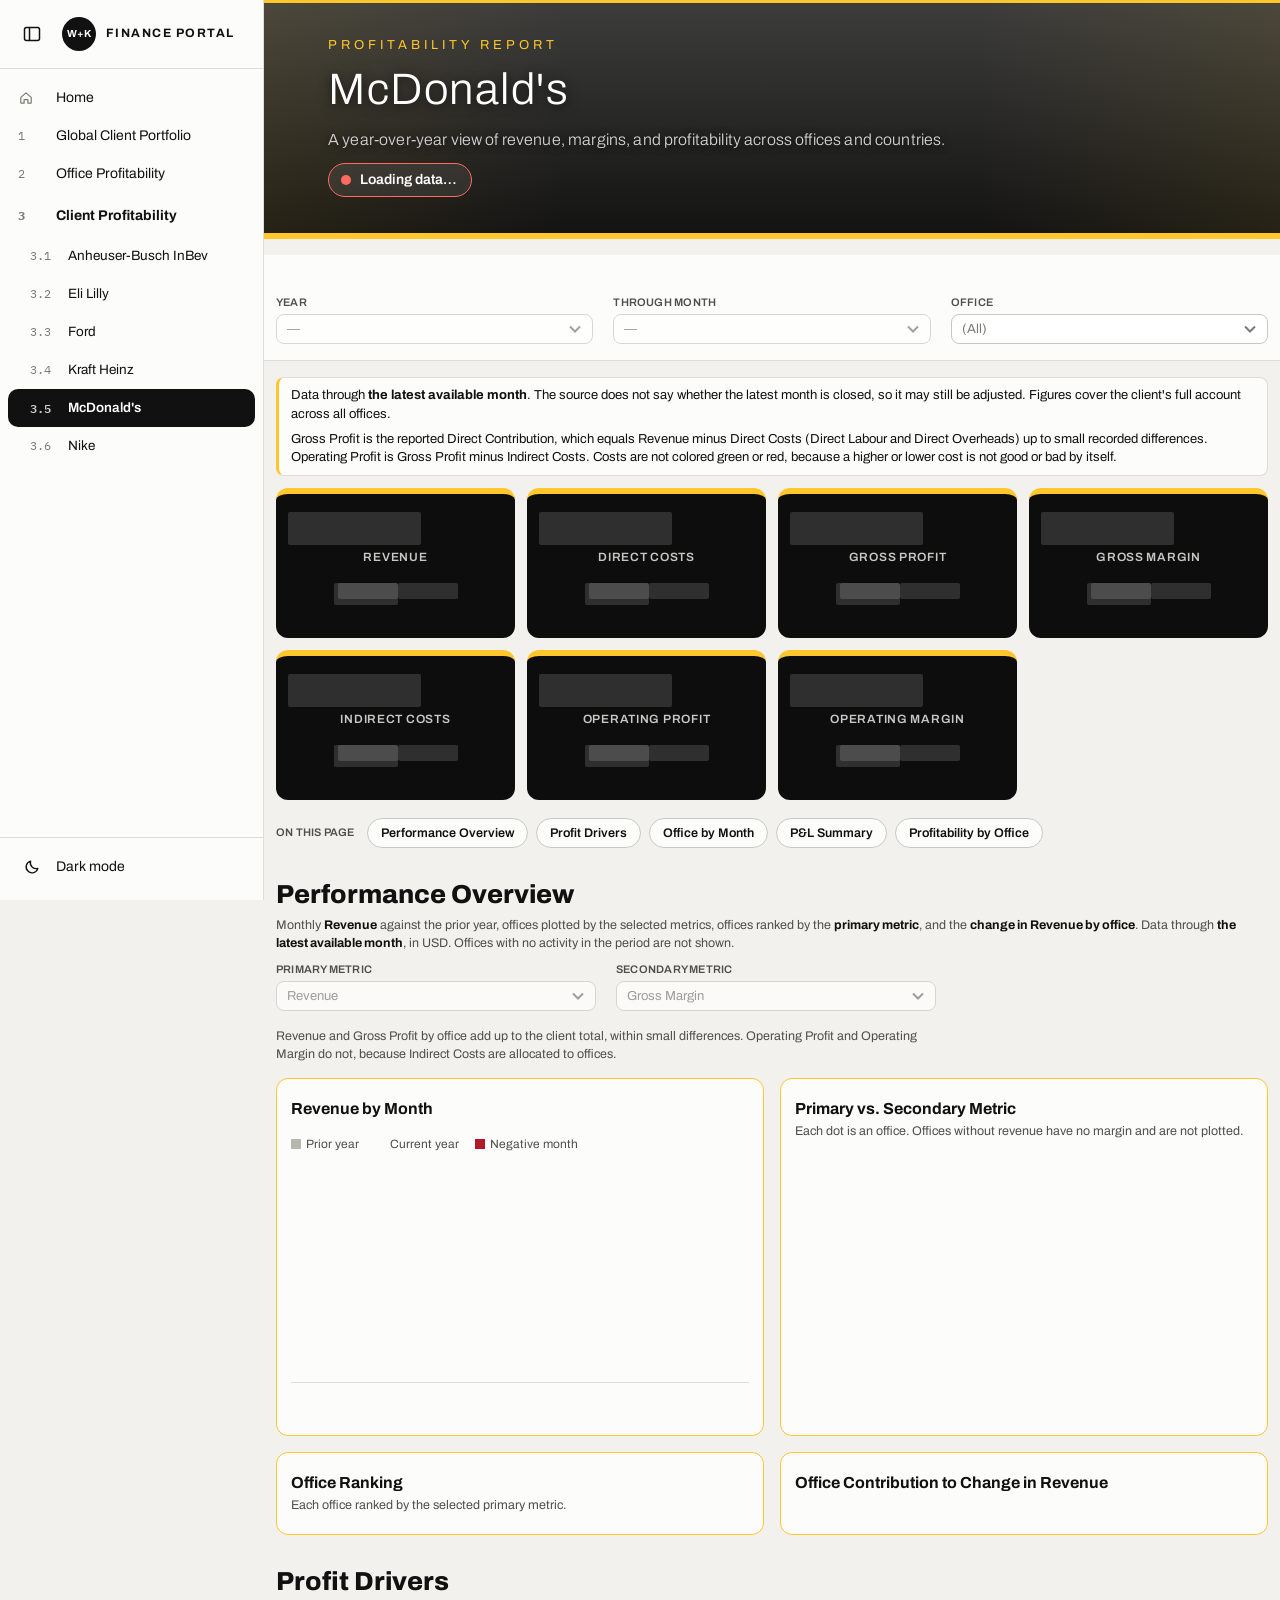
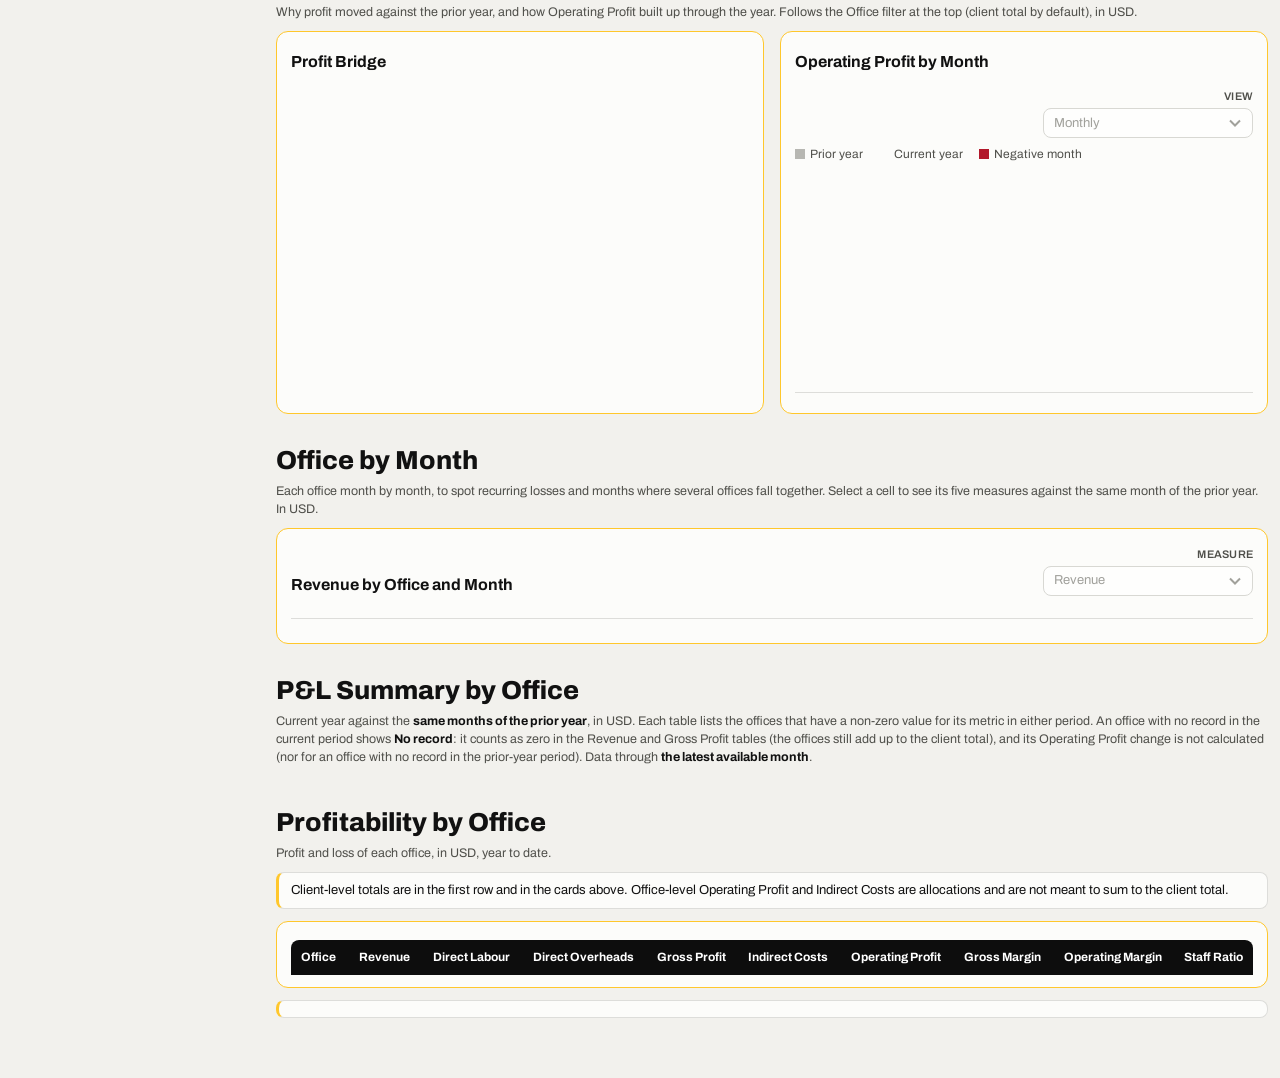
<file: mcdonalds.html>
<!DOCTYPE html>
<html lang="en">
<head>
<meta charset="UTF-8">
<meta name="viewport" content="width=device-width, initial-scale=1.0">
<meta name="robots" content="noindex, nofollow">
<title>McDonald's Profitability</title>
<link rel="icon" href="data:image/svg+xml,%3Csvg xmlns='http://www.w3.org/2000/svg' viewBox='0 0 64 64'%3E%3Crect width='64' height='64' rx='32' fill='%23080808'/%3E%3Ctext x='50%25' y='54%25' text-anchor='middle' font-size='18' font-family='Arial' font-weight='700' fill='white'%3EW%2BK%3C/text%3E%3C/svg%3E">
<link rel="stylesheet" href="assets/portal-shell.css">
<link rel="stylesheet" href="assets/report-theme.css">
<script src="assets/portal-shell.js"></script>
<link rel="preconnect" href="https://fonts.googleapis.com">
<link href="https://fonts.googleapis.com/css2?family=Archivo:wght@400;500;600;700;800&family=IBM+Plex+Mono:wght@400;500;600&display=swap" rel="stylesheet">
<script>
  // CLIENT CONFIG: the only block to edit when cloning this page for another client.
  //   key    = the client's exact name in the data (ReportingClient)
  //   name   = the name shown on the page
  //   brand  = the client's primary (dark) color, used for the header band and the KPI cards
  //   accent = the client's accent color, used for the header strip, the KPI card strip and the panel borders
  //   mark   = (optional) fill of the ranking bars; defaults to accent
  //   dot    = (optional) fill of the scatter dots; defaults to accent
  //   label  = (optional) color of the small label in the header; defaults to accent
  //   image  = (optional) background photo of the top banner; tint = its overlay color as "r, g, b" (default black);
  //   shade  = the overlay opacity at the top and at the bottom of the banner (default [0.75, 0.92]);
  //   rule   = (optional) color of the banner's bottom border; defaults to accent
  window.CLIENT = { key: "McDonald's Corp", name: "McDonald's", brand: "#0D0D0D", accent: "#FFC72C", mark: "#FFC72C", dot: "#FFC72C", image: "https://images.unsplash.com/photo-1572802419224-296b0aeee0d9?w=1600", tint: "0, 0, 0", shade: [0.75, 0.92] };
  document.title = window.CLIENT.name + " Profitability";
  document.documentElement.style.setProperty("--brand", window.CLIENT.brand);
  document.documentElement.style.setProperty("--accent", window.CLIENT.accent);
  document.documentElement.style.setProperty("--label", window.CLIENT.label || window.CLIENT.accent);
  (() => {
    const c = window.CLIENT, r = document.documentElement.style, t = c.tint || "0, 0, 0", sh = c.shade || [0.75, 0.92];
    if (c.image) r.setProperty("--banner", "linear-gradient(rgba(" + t + ", " + sh[0] + "), rgba(" + t + ", " + sh[1] + ")), url(\"" + c.image + "\") center / cover");
    if (c.rule) r.setProperty("--rule", c.rule);
  })();
</script>
<script type="module" src="https://prod-useast-a.online.tableau.com/javascripts/api/tableau.embedding.3.latest.min.js"></script>
<style>
  :root {
    --bg: #F2F1ED; --panel: #FCFCFA; --card: #F4F4F2; --band: #F8F8F5;
    --ink: #111111; --ink2: #4F4F4A; --ink3: #7B7B74; --line: #DDDDDA; --line2: #C9C9C3;
    --good: #146B3A; --bad: #B2182B; --good-dark: #5DAE74; --bad-dark: #F4A6A0;
    --brand: #001A33; --accent: #D4AF37; --mark: #D4AF37; --label: #D4AF37; --head: #0D0D0D; --c-py: #B7B7B2;
  }
  * { box-sizing: border-box; }
  body { margin: 0; background: var(--bg); color: var(--ink); font-family: "Archivo", system-ui, sans-serif; font-size: 14px; line-height: 1.45; }
  /* Top banner: the client's photo under a dark overlay, with the accent as top and bottom rule. */
  .shell { position: relative; overflow: hidden; background: var(--banner, var(--brand)); color: #fff; text-align: left; padding: clamp(22px, 3vw, 36px) clamp(24px, 5vw, 64px); border-top: 3px solid var(--accent); border-bottom: 6px solid var(--rule, var(--accent)); }
  .shell::before { content: ""; position: absolute; inset: 0; pointer-events: none; background: linear-gradient(90deg, color-mix(in srgb, var(--accent) 8%, transparent), transparent 30%, transparent 70%, color-mix(in srgb, var(--accent) 8%, transparent)); }
  .shell > * { position: relative; }
  .shell .brand-label { margin: 0 0 clamp(10px, 1.3vw, 14px); font-size: clamp(11px, 1.2vw, 13px); font-weight: 400; line-height: 1; letter-spacing: clamp(2px, 0.35vw, 4px); text-transform: uppercase; color: var(--label); }
  .shell h1 { margin: 0 0 clamp(10px, 1.4vw, 14px); font-size: clamp(30px, 4vw, 44px); font-weight: 300; line-height: 1.08; letter-spacing: clamp(0.5px, 0.12vw, 1.5px); text-shadow: 0 2px 12px rgba(0, 0, 0, .65); }
  .shell .shell-desc { max-width: 900px; margin: 0; color: #D5D5D5; font-size: clamp(14px, 1.5vw, 16px); font-weight: 300; line-height: 1.45; letter-spacing: .15px; text-shadow: 0 1px 8px rgba(0, 0, 0, .75); }
  .sync { display: inline-flex; align-items: center; gap: 9px; margin-top: 12px; padding: 6px 14px 6px 12px; border: 1px solid rgba(255,255,255,.28); border-radius: 999px; background: rgba(255,255,255,.08); font-weight: 600; font-size: 14px; color: #FFFFFF; cursor: default; }
  .sync .dot { width: 10px; height: 10px; border-radius: 50%; background: #A6A6A0; flex: none; }
  .sync.loading .dot, .sync.updating .dot, .sync.signin .dot, .sync.cached .dot { background: #FF6B5F; animation: pulse .8s ease-in-out infinite; }
  .sync.loading, .sync.updating, .sync.signin, .sync.cached { border-color: #FF6B5F; }
  #signin { display: flex; align-items: center; flex-wrap: wrap; gap: 12px 16px; margin-top: 12px; font-size: 14px; color: #E7E8E6; }
  #signin[hidden] { display: none; }
  #signin button { font: inherit; font-weight: 700; padding: 8px 16px; background: #FFFFFF; color: #111111; border: 0; border-radius: 3px; cursor: pointer; }
  #signin button:focus-visible { outline: 2px solid #FFFFFF; outline-offset: 2px; }
  .sync.ready .dot { background: #4ADE80; }
  .sync.error .dot { background: #FF6B5F; }
  .sync.error { color: #FF6B5F; }
  @keyframes pulse { 0%, 100% { opacity: 1; } 50% { opacity: .25; } }

  body.is-loading .kpi .v, body.is-loading .kpi .row span { color: transparent !important; background: rgba(255,255,255,.14); border-radius: 2px; }
  body.is-loading .kpi .v { width: 62%; }
  body.is-loading .kpi .row span { min-width: 60px; min-height: 16px; display: inline-block; }
  body.is-updating .kpis { opacity: .45; transition: opacity .15s; }
  main { max-width: 1480px; margin: 0 auto; padding: 0 0 48px; }

  .controls { display: grid; grid-template-columns: repeat(2, minmax(0, 320px)); gap: 20px; padding: 0 12px; margin: 0 0 14px; }
  .controls.one { grid-template-columns: minmax(0, 260px); padding: 0; margin: 0; }
  .controls .hint { grid-column: 1 / -1; margin: -4px 0 0; font-size: 12.5px; color: var(--ink2); }
  .controls label { display: block; font-size: 11px; font-weight: 600; text-transform: uppercase; color: var(--ink2); margin-bottom: 3px; letter-spacing: .02em; }
  .controls { --chev: url("data:image/svg+xml,%3Csvg xmlns='http://www.w3.org/2000/svg' viewBox='0 0 12 8'%3E%3Cpath d='M1 1.5l5 5 5-5' fill='none' stroke='%23111111' stroke-width='2'/%3E%3C/svg%3E"); --chev-off: url("data:image/svg+xml,%3Csvg xmlns='http://www.w3.org/2000/svg' viewBox='0 0 12 8'%3E%3Cpath d='M1 1.5l5 5 5-5' fill='none' stroke='%237B7B74' stroke-width='2'/%3E%3C/svg%3E"); }
  .controls select { width: 100%; min-height: 30px; font: inherit; font-size: 13px; padding: 4px 26px 4px 10px; border: 1px solid var(--ink); background: #fff var(--chev) no-repeat right 11px center / 12px 8px; border-radius: 8px; appearance: none; -webkit-appearance: none; }
  .controls select:disabled { color: var(--ink3); border-color: var(--line2); background-image: var(--chev-off); }
  .controls select:focus-visible { outline: 2px solid var(--ink); outline-offset: 2px; }
  .empty-state { margin: 12px 12px 0; padding: 16px; background: var(--panel); border: 1px solid var(--line); border-radius: 10px; color: var(--ink2); }
  .warn { margin: 12px 12px 0; padding: 10px 14px; background: #FFF6E5; border: 1px solid #E8C877; border-radius: 8px; color: #5A4300; font-size: 13px; }
  .warn[hidden], .empty-state[hidden] { display: none; }

  .pl-note { font-size: 13px; color: var(--ink); margin: 0 12px 12px; padding: 8px 12px; border: 1px solid var(--line); border-left: 3px solid var(--accent); border-radius: 8px; background: var(--panel); }
  .pl-note.kpi-intro { margin: 16px 12px 12px; }
  .pl-note p { margin: 0 0 6px; }
  .pl-note p:last-child { margin: 0; }
  .period { display: inline-flex; align-items: center; flex-wrap: wrap; gap: 6px 10px; margin: 0 0 8px; padding: 7px 14px; border: 1px solid var(--line2); border-radius: 999px; background: var(--panel); font-size: 14px; }
  .period[hidden] { display: none; }
  .period .mode { font-weight: 800; letter-spacing: .06em; text-transform: uppercase; font-size: 12px; background: var(--brand); color: #fff; padding: 3px 9px; border-radius: 999px; }
  .period .vs { color: var(--ink3); }

  .kpis { display: grid; grid-template-columns: repeat(7, 1fr); gap: 12px; padding: 0 12px; }
  .kpi { background: var(--brand); color: #fff; padding: 18px 12px 14px; min-height: 150px; border-top: 6px solid var(--accent); border-radius: 12px; text-align: center; }
  .kpi .v { font-size: 30px; font-weight: 800; line-height: 1.1; margin: 0 0 4px; letter-spacing: -.01em; }
  .kpi .k { font-size: 12px; font-weight: 600; letter-spacing: .06em; text-transform: uppercase; color: #C8C7C5; }
  .kpi .row { margin-top: 14px; font-size: 13px; }
  .kpi .py small { font-size: 12px; font-weight: 500; margin-right: 4px; color: #C8C7C5; }
  .kpi .py span { font-weight: 700; }
  .kpi .delta { display: block; margin-top: 2px; font-size: 20px; font-weight: 800; line-height: 1.2; }
  .kpi .delta.word { font-size: 16px; }
  .delta.pos { color: var(--good-dark); } .delta.neg { color: var(--bad-dark); }
  .delta.na, .delta.neu { color: #C8C7C5; }

  h2.sec { font-size: 26px; font-weight: 800; margin: 28px 12px 2px; scroll-margin-top: calc(var(--nav-h, 0px) + var(--filt-h, 100px) + 8px); }
  .jump { display: flex; flex-wrap: wrap; align-items: center; gap: 8px; margin: 18px 12px 0; }
  .jump span { font-size: 11px; font-weight: 600; text-transform: uppercase; letter-spacing: .02em; color: var(--ink2); margin-right: 4px; }
  .jump a { font-size: 12.5px; font-weight: 600; color: var(--ink); text-decoration: none; padding: 5px 13px; border: 1px solid var(--line2); border-radius: 999px; background: var(--panel); }
  .jump a:hover { border-color: var(--ink); }
  .jump a:focus-visible { outline: 2px solid var(--ink); outline-offset: 2px; }
  .h2sub { font-size: 12.5px; color: var(--ink2); margin: 0 12px 10px; }
  .h2sub b { color: var(--ink); }
  .panel { background: var(--panel); border: 1px solid var(--accent); border-radius: 12px; padding: 18px 14px 12px; min-width: 0; }
  .panel h3 { font-size: 16px; margin: 0; font-weight: 700; }
  .panel .sub { font-size: 12.5px; color: var(--ink2); margin: 2px 0 8px; }
  body.is-updating .charts, body.is-updating .trend, body.is-updating .sums, body.is-updating .pl, body.is-updating .contrib, body.is-updating .mxwrap { opacity: .45; transition: opacity .15s; }
  .charts { display: grid; grid-template-columns: repeat(2, 1fr); gap: 16px; padding: 0 12px; }

  .rank-row { display: grid; grid-template-columns: 130px 1fr; align-items: center; gap: 10px; padding: 4px 0; font-size: 13px; }
  .rank-row .nm { white-space: nowrap; overflow: hidden; text-overflow: ellipsis; color: var(--ink); }
  .rank-row .bar-cell { display: grid; grid-template-columns: 1fr 92px; align-items: center; gap: 8px; min-width: 0; }
  .rank-row .track { position: relative; height: 18px; }
  .rank-row .track.has-neg::before { content: ""; position: absolute; left: var(--zero); top: -3px; bottom: -3px; width: 1px; background: var(--line2); }
  .rank-row .bar { position: absolute; top: 0; height: 18px; background: var(--mark); border: 1px solid var(--brand); min-width: 2px; }
  .rank-row .bar.neg { background: var(--bad); border-color: var(--bad); opacity: .6; }
  .rank-row .val { font-size: 12.5px; font-weight: 700; font-variant-numeric: tabular-nums; color: var(--ink); white-space: nowrap; }
  .contrib { margin: 0; }
  .contrib-head { display: flex; align-items: flex-end; justify-content: space-between; flex-wrap: wrap; gap: 8px 20px; margin-bottom: 8px; }
  .contrib .rank-row .bar.pos { background: var(--good); border-color: var(--good); opacity: .55; }
  .contrib .rank-row .bar.neg { background: var(--bad); border-color: var(--bad); opacity: .55; }
  .contrib .rank-row.sep .bar { opacity: 1; }
  .contrib .rank-row.sep { border-top: 1px solid var(--line2); margin-top: 6px; padding-top: 8px; font-weight: 700; }
  .contrib .rank-row .bar-cell { grid-template-columns: 1fr 110px; }
  .legend { display: flex; gap: 16px; font-size: 12px; color: var(--ink2); margin-bottom: 4px; }
  .legend i { display: inline-block; width: 10px; height: 10px; margin-right: 5px; vertical-align: -1px; }
  #trend { width: 100%; height: auto; display: block; }
  #trend .bar { cursor: default; }
  #trend .bar:hover { opacity: .8; }
  .trend-sum { margin-top: 10px; padding-top: 8px; border-top: 1px solid var(--line); font-size: 12.5px; color: var(--ink2); }
  .trend-sum p { margin: 0 0 4px; }
  .trend-sum b { color: var(--ink); }
  .recon { margin: 8px 0 4px; font-size: 12.5px; color: var(--ink2); }
  .chart-box { position: relative; }
  #scatter { width: 100%; height: auto; display: block; }
  #scatter .dot { cursor: default; }
  #scatter .dot:hover { opacity: .8; }
  .chart-tip { position: absolute; pointer-events: none; background: var(--ink); color: #fff; padding: 8px 12px; font-size: 12.5px; line-height: 1.4; white-space: nowrap; box-shadow: 0 2px 8px rgba(0,0,0,.18); z-index: 2; }
  .chart-tip[hidden] { display: none; }
  .chart-tip .t { font-weight: 700; }
  .empty-chart { color: var(--ink3); font-size: 13px; padding: 24px 0; }

  .sums { display: grid; grid-template-columns: repeat(3, 1fr); gap: 16px; padding: 0 12px; }
  .tbl-wrap { overflow-x: auto; }
  .tbl { width: 100%; border-collapse: collapse; font-size: 13px; font-variant-numeric: tabular-nums; }
  .tbl th { background: var(--head); color: #fff; font-size: 12px; font-weight: 700; text-align: right; padding: 9px 10px; white-space: nowrap; }
  .tbl th:first-child, .tbl td:first-child { text-align: left; }
  .tbl th:first-child { border-top-left-radius: 8px; } .tbl th:last-child { border-top-right-radius: 8px; }
  .tbl th button { font: inherit; color: inherit; background: none; border: 0; padding: 0; cursor: pointer; }
  .tbl th button:focus-visible { outline: 2px solid #fff; outline-offset: 2px; }
  .tbl th[aria-sort="ascending"] button::after { content: " \25B4"; }
  .tbl th[aria-sort="descending"] button::after { content: " \25BE"; }
  .tbl td { text-align: right; padding: 7px 10px; border-bottom: 1px solid var(--line); white-space: nowrap; }
  .tbl tbody tr:nth-child(even) td { background: var(--band); }
  .tbl tr.total td { font-weight: 700; background: #ECEBE6; border-bottom: 1px solid var(--line2); }
  .tbl tbody tr.total td { background: #ECEBE6; border-top: 1px solid var(--line2); }
  .tbl .pos { color: var(--good); } .tbl .neg { color: var(--bad); } .tbl .na { color: var(--ink3); }
  .pl-block { padding: 0 12px; }

  .panel .controls.one { grid-template-columns: minmax(0, 210px); flex: none; margin-left: auto; text-align: right; }
  .contrib-head > div:first-child { flex: 1 1 260px; min-width: 0; }
  #bridge, #optrend { width: 100%; height: auto; display: block; }
  #bridge .bar:hover, #optrend .bar:hover, #optrend .dot:hover { opacity: .8; }
  .mxwrap { padding: 0 12px; }
  .mx { border-collapse: separate; border-spacing: 2px; font-size: 12.5px; font-variant-numeric: tabular-nums; width: 100%; }
  .mx th { font-size: 12px; font-weight: 700; color: var(--ink2); text-align: center; padding: 4px 4px 6px; white-space: nowrap; }
  .mx th:first-child, .mx td:first-child { text-align: left; padding-right: 14px; white-space: nowrap; }
  .mx td { padding: 0; text-align: center; }
  .mx td.ytd, .mx th.ytd { border-left: 1px solid var(--line2); padding-left: 4px; }
  .mx td.nm { font-size: 13px; }
  .mx tr.total td.nm, .mx tr.total button.c { font-weight: 700; }
  .mx tr.total td { border-bottom: 1px solid var(--line2); padding-bottom: 4px; }
  .mx button.c { display: block; width: 100%; min-width: 58px; font: inherit; font-size: 12.5px; padding: 8px 4px; color: var(--ink); background: transparent; border: 1px solid transparent; border-radius: 4px; cursor: pointer; }
  .mx button.c:hover { border-color: var(--ink); }
  .mx button.c:focus-visible { outline: 2px solid var(--ink); outline-offset: 1px; }
  .mx button.c.sel { outline: 2px solid var(--ink); outline-offset: -2px; }
  .mx button.c.nr { color: var(--ink3); }
  .mx-notes { margin: 10px 0 0; font-size: 12.5px; color: var(--ink2); }
  .mx-notes p { margin: 0 0 4px; }
  .mx-detail { margin-top: 14px; padding-top: 12px; border-top: 1px solid var(--line); }
  .mx-detail h4 { margin: 0 0 8px; font-size: 14px; }
  .mx-detail .hint { margin: 0; font-size: 12.5px; color: var(--ink3); }
  .mx-detail .tbl-wrap { max-width: 640px; }
  .controls.filters { position: sticky; top: var(--nav-h, 0px); z-index: 190; grid-template-columns: repeat(3, minmax(0, 1fr)); gap: 20px; margin: 16px 0 0; padding: 40px 12px 16px; border-bottom: 1px solid var(--line); background: var(--panel); }
  .fhint { margin: 10px 12px 0; font-size: 12.5px; color: var(--ink2); }
  .sync-mini { position: absolute; left: 12px; top: 10px; line-height: 1.2; display: none; align-items: center; gap: 7px; max-width: calc(100% - 24px); font-size: 12px; font-weight: 600; color: var(--ink2); white-space: nowrap; overflow: hidden; text-overflow: ellipsis; }
  body.sync-hidden .sync-mini { display: flex; }
  .sync-mini .dot { width: 8px; height: 8px; border-radius: 50%; background: #A6A6A0; flex: none; }
  .sync-mini.loading .dot, .sync-mini.updating .dot, .sync-mini.signin .dot, .sync-mini.cached .dot { background: #FF6B5F; animation: pulse .8s ease-in-out infinite; }
  .sync-mini.ready .dot { background: #4ADE80; }
  .sync-mini.error { color: var(--bad); }
  .sync-mini.error .dot { background: var(--bad); }
  .combo { position: relative; }
  .combo-btn { width: 100%; min-height: 30px; font: inherit; font-size: 13px; color: var(--ink); text-align: left; white-space: nowrap; overflow: hidden; text-overflow: ellipsis; padding: 4px 26px 4px 10px; border: 1px solid var(--ink); background: #fff var(--chev) no-repeat right 11px center / 12px 8px; border-radius: 8px; cursor: pointer; }
  .combo-btn:disabled { color: var(--ink3); border-color: var(--line2); background-image: var(--chev-off); cursor: default; }
  .combo-btn:focus-visible, .combo-search:focus-visible { outline: 2px solid var(--ink); outline-offset: 2px; }
  .combo-panel { position: absolute; z-index: 150; left: 0; right: 0; top: 100%; margin-top: 2px; background: #fff; border: 1px solid var(--ink); border-radius: 8px; overflow: hidden; box-shadow: 0 2px 8px rgba(0,0,0,.18); }
  .combo-panel[hidden] { display: none; }
  .combo-search { display: block; width: 100%; padding: 6px 10px; font: inherit; font-size: 13px; background: #fff; border: 0; border-bottom: 1px solid var(--line2); border-radius: 0; }
  .combo-list { list-style: none; margin: 0; padding: 0; max-height: 260px; overflow-y: auto; }
  .combo-list li { padding: 5px 10px; font-size: 13px; cursor: pointer; }
  .combo-list li.active { background: #E7E8E6; }
  .combo-list li[aria-selected="true"] { font-weight: 700; }
  .combo-list li.none { color: var(--ink3); cursor: default; }
  .combo-list li::before { content: ""; display: inline-block; box-sizing: border-box; width: 17px; height: 17px; margin-right: 8px; vertical-align: -3px; border: 1.5px solid var(--ink); background: #fff no-repeat center / 13px 13px; }
  .combo-list li[aria-selected="true"]::before { background-image: url("data:image/svg+xml,%3Csvg xmlns='http://www.w3.org/2000/svg' viewBox='0 0 12 12'%3E%3Cpath d='M2 6.5l3 3 5-7' fill='none' stroke='%23111111' stroke-width='1.2'/%3E%3C/svg%3E"); }
  .combo-list li.none::before { display: none; }
  .rank-row.hl { background: color-mix(in srgb, var(--accent) 22%, transparent); border-radius: 4px; }
  .rank-row.hl .nm { font-weight: 700; }
  .tbl tbody tr.hl td { background: color-mix(in srgb, var(--accent) 22%, #fff); font-weight: 600; }
  .mx tr.hl td.nm { background: color-mix(in srgb, var(--accent) 22%, #fff); font-weight: 700; border-radius: 4px; }

  .status { font-size: 12px; color: var(--ink3); margin: 14px 12px 0; }
  .status.err { color: var(--bad); font-weight: 600; }
  .source { margin: 16px 0 0; }
  /* Kept laid out off-screen (not display:none) so the embed still loads; revealed when sign-in is needed or with ?source in the address. */
  .source.is-hidden { position: absolute; left: -10000px; top: 0; width: 1100px; height: 480px; overflow: hidden; margin: 0; }
  .source h2 { font-size: 18px; font-weight: 800; margin: 0 12px 2px; }
  .source tableau-viz { display: block; }
  .source .note { font-size: 12.5px; color: var(--ink2); margin: 0 12px 8px; }

  @media (max-width: 1280px) { .kpis { grid-template-columns: repeat(4, 1fr); } .sums { grid-template-columns: 1fr; } }
  @media (max-width: 900px) {
    .controls, .controls.filters { grid-template-columns: 1fr 1fr; }
    .kpis { grid-template-columns: 1fr 1fr; }
    .charts { grid-template-columns: 1fr; }
    h2.sec { font-size: 22px; }
  }
</style>
</head>
<body class="is-loading client-report">
<div class="shell">
  <div class="brand-label">Profitability Report</div>
  <h1 id="client-title">McDonald's</h1>
  <p class="shell-desc">A year-over-year view of revenue, margins, and profitability across offices and countries.</p>
  <div class="sync loading" id="sync" role="status" aria-live="polite"><span class="dot"></span><span id="sync-text">Loading data…</span></div>
  <div class="signin" id="signin" hidden>
    <span>Tableau needs you to sign in before the report can load. The sign-in box is just below.</span>
    <button type="button" id="signin-btn">Sign in below ↓</button>
  </div>
</div>
<main>
  <section class="source is-hidden" id="source" aria-hidden="true">
    <h2 id="source-title">Sign in to Tableau</h2>
    <p class="note" id="source-note">Use the box below to sign in and load the report. This box disappears once the data loads.</p>
    <tableau-viz id="viz"
      src="https://prod-useast-a.online.tableau.com/t/wk/views/ProfitabilityPortalData/SRC_CPD_ClientParentOfficeMonth"
      width="100%" height="420" toolbar="hidden" hide-tabs iframe-attr-loading="eager">
    </tableau-viz>
  </section>

  <section class="controls filters" aria-label="Filters">
    <div class="sync-mini loading" id="sync-mini" aria-hidden="true"><span class="dot"></span><span id="sync-mini-text">Loading data…</span></div>
    <div><label for="f-year">Year</label><select id="f-year" disabled><option>—</option></select></div>
    <div><label for="f-month">Through month</label><select id="f-month" disabled><option>—</option></select></div>
    <div><label for="f-office">Office</label><select id="f-office" disabled><option>(All)</option></select></div>
  </section>
  <p class="fhint" id="filter-hint"></p>

  <p class="empty-state" id="empty-state" hidden>No data for this client.</p>
  <p class="warn" id="data-warn" hidden>Some data is missing in the source: a measure for some months, or the whole client total for a month. Figures that depend on it are shown as unavailable (—).</p>
  <div class="pl-note kpi-intro">
    <div class="period" id="period-pill" hidden></div>
    <p>Data through <b class="cutoff">the latest available month</b>. The source does not say whether the latest month is closed, so it may still be adjusted. <span id="scope-sentence">Figures cover the client's full account across all offices.</span></p>
    <p>Gross Profit is the reported Direct Contribution, which equals Revenue minus Direct Costs (Direct Labour and Direct Overheads) up to small recorded differences. Operating Profit is Gross Profit minus Indirect Costs. Costs are not colored green or red, because a higher or lower cost is not good or bad by itself.</p>
  </div>

  <section class="kpis">
    <div class="kpi" id="k-rev"><div class="v">—</div><div class="k">Revenue</div><div class="row"><span class="py"><small></small><span></span></span><span class="delta"></span></div></div>
    <div class="kpi" id="k-dcost"><div class="v">—</div><div class="k">Direct Costs</div><div class="row"><span class="py"><small></small><span></span></span><span class="delta"></span></div></div>
    <div class="kpi" id="k-gp"><div class="v">—</div><div class="k">Gross Profit</div><div class="row"><span class="py"><small></small><span></span></span><span class="delta"></span></div></div>
    <div class="kpi" id="k-gm"><div class="v">—</div><div class="k">Gross Margin</div><div class="row"><span class="py"><small></small><span></span></span><span class="delta"></span></div></div>
    <div class="kpi" id="k-ind"><div class="v">—</div><div class="k">Indirect Costs</div><div class="row"><span class="py"><small></small><span></span></span><span class="delta"></span></div></div>
    <div class="kpi" id="k-op"><div class="v">—</div><div class="k">Operating Profit</div><div class="row"><span class="py"><small></small><span></span></span><span class="delta"></span></div></div>
    <div class="kpi" id="k-om"><div class="v">—</div><div class="k">Operating Margin</div><div class="row"><span class="py"><small></small><span></span></span><span class="delta"></span></div></div>
  </section>

  <nav class="jump" aria-label="On this page">
    <span>On this page</span>
    <a href="#overview">Performance Overview</a><a href="#drivers">Profit Drivers</a><a href="#by-month">Office by Month</a><a href="#pl-summary">P&amp;L Summary</a><a href="#profitability">Profitability by Office</a>
  </nav>

  <h2 class="sec" id="overview">Performance Overview</h2>
  <p class="h2sub">Monthly <b>Revenue</b> against the prior year, offices plotted by the selected metrics, offices ranked by the <b>primary metric</b>, and the <b>change in Revenue by office</b>. Data through <b class="cutoff">the latest available month</b>, in USD. Offices with no activity in the period are not shown.</p>
  <section class="controls">
    <div><label for="f-primary">Primary metric</label>
      <select id="f-primary" disabled>
        <option value="rev" selected>Revenue</option><option value="gp">Gross Profit</option><option value="op">Operating Profit</option>
      </select></div>
    <div><label for="f-secondary">Secondary metric</label>
      <select id="f-secondary" disabled>
        <option value="gm" selected>Gross Margin</option><option value="om">Operating Margin</option>
      </select></div>
    <p class="hint">Revenue and Gross Profit by office add up to the client total, within small differences. Operating Profit and Operating Margin do not, because Indirect Costs are allocated to offices.</p>
  </section>
  <section class="charts trend">
    <article class="panel">
      <div class="contrib-head">
        <div>
          <h3 id="trend-title">Revenue by Month</h3>
          <p class="sub" id="trend-sub"></p>
        </div>
      </div>
      <div class="legend"><span><i id="lg-py" style="background:var(--c-py)"></i><span id="lg-py-t">Prior year</span></span><span><i id="lg-cy"></i><span id="lg-cy-t">Current year</span></span><span><i style="background:var(--c-neg)"></i>Negative month</span></div>
      <div class="chart-box">
        <svg id="trend" viewBox="0 0 640 300" role="img" aria-label="Revenue by month, current year against prior year"></svg>
        <div class="chart-tip" id="trend-tip" hidden></div>
      </div>
      <div class="trend-sum" id="trend-sum"></div>
    </article>
    <article class="panel">
      <h3 id="scatter-title">Primary vs. Secondary Metric</h3>
      <p class="sub">Each dot is an office. Offices without revenue have no margin and are not plotted.</p>
      <div class="chart-box">
        <svg id="scatter" viewBox="0 0 600 360" role="img" aria-label="Offices plotted by primary and secondary metric"></svg>
        <div class="chart-tip" id="scatter-tip" hidden></div>
      </div>
    </article>
    <article class="panel">
      <h3 id="rank-title">Office Ranking</h3>
      <p class="sub">Each office ranked by the selected primary metric.</p>
      <div id="ranking"></div>
    </article>
    <article class="panel contrib">
      <div class="contrib-head">
        <div>
          <h3 id="contrib-title">Office Contribution to Change in Revenue</h3>
          <p class="sub" id="contrib-sub"></p>
        </div>
      </div>
      <div id="contrib"></div>
      <p class="recon" id="contrib-recon"></p>
    </article>
  </section>

  <h2 class="sec" id="drivers">Profit Drivers</h2>
  <p class="h2sub">Why profit moved against the prior year, and how Operating Profit built up through the year. Follows the Office filter at the top (client total by default), in USD.</p>
  <section class="charts drivers">
    <article class="panel">
      <div class="contrib-head">
        <div>
          <h3 id="bridge-title">Profit Bridge</h3>
          <p class="sub" id="bridge-sub"></p>
        </div>
      </div>
      <div class="chart-box">
        <svg id="bridge" viewBox="0 0 640 310" role="img" aria-label="Profit bridge from the prior year to the current year"></svg>
        <div class="chart-tip" id="bridge-tip" hidden></div>
      </div>
      <p class="recon" id="bridge-recon"></p>
    </article>
    <article class="panel">
      <div class="contrib-head">
        <div>
          <h3 id="op-title">Operating Profit by Month</h3>
          <p class="sub" id="op-sub"></p>
        </div>
        <div class="controls one"><div><label for="f-opmode">View</label>
          <select id="f-opmode" disabled><option value="month" selected>Monthly</option><option value="cum">Cumulative</option></select></div></div>
      </div>
      <div class="legend"><span><i id="lg2-py" style="background:var(--c-py)"></i><span id="lg2-py-t">Prior year</span></span><span><i id="lg2-cy"></i><span id="lg2-cy-t">Current year</span></span><span id="lg2-neg"><i style="background:var(--c-neg)"></i>Negative month</span></div>
      <div class="chart-box">
        <svg id="optrend" viewBox="0 0 640 300" role="img" aria-label="Operating Profit by month, current year against prior year"></svg>
        <div class="chart-tip" id="op-tip" hidden></div>
      </div>
      <div class="trend-sum" id="opsum"></div>
    </article>
  </section>

  <h2 class="sec" id="by-month">Office by Month</h2>
  <p class="h2sub">Each office month by month, to spot recurring losses and months where several offices fall together. Select a cell to see its five measures against the same month of the prior year. In USD.</p>
  <section class="mxwrap">
    <div class="panel">
      <div class="contrib-head">
        <div>
          <h3 id="mx-title">Revenue by Office and Month</h3>
        </div>
        <div class="controls one"><div><label for="f-matrix">Measure</label>
          <select id="f-matrix" disabled><option value="rev" selected>Revenue</option><option value="gp">Gross Profit</option><option value="op">Operating Profit (allocated)</option></select></div></div>
      </div>
      <div class="tbl-wrap"><table class="mx" id="mx"></table></div>
      <div class="mx-notes" id="mx-notes"></div>
      <div class="mx-detail" id="mx-detail"></div>
    </div>
  </section>

  <h2 class="sec" id="pl-summary">P&amp;L Summary by Office</h2>
  <p class="h2sub">Current year against the <b>same months of the prior year</b>, in USD. Each table lists the offices that have a non-zero value for its metric in either period. An office with no record in the current period shows <b>No record</b>: it counts as zero in the Revenue and Gross Profit tables (the offices still add up to the client total), and its Operating Profit change is not calculated (nor for an office with no record in the prior-year period). Data through <b class="cutoff">the latest available month</b>.</p>
  <section class="sums" id="sums"></section>

  <h2 class="sec" id="profitability">Profitability by Office</h2>
  <p class="h2sub">Profit and loss of each office, in USD, year to date.</p>
  <p class="pl-note">Client-level totals are in the first row and in the cards above. Office-level Operating Profit and Indirect Costs are allocations and are not meant to sum to the client total.</p>
  <div class="pl-block">
    <div class="panel">
      <div class="tbl-wrap">
        <table class="tbl pl" id="pl">
          <thead><tr><th data-k="label"><button type="button">Office</button></th><th data-k="rev"><button type="button">Revenue</button></th><th data-k="dl"><button type="button">Direct Labour</button></th><th data-k="dov"><button type="button">Direct Overheads</button></th><th data-k="gp"><button type="button">Gross Profit</button></th><th data-k="ind"><button type="button">Indirect Costs</button></th><th data-k="op"><button type="button">Operating Profit</button></th><th data-k="gm"><button type="button">Gross Margin</button></th><th data-k="om"><button type="button">Operating Margin</button></th><th data-k="staff" title="Direct Labour divided by Revenue, as recorded"><button type="button">Staff Ratio</button></th></tr></thead>
          <tbody id="pl-body"></tbody>
        </table>
      </div>
    </div>
  </div>
  <div class="pl-note" id="pl-notes" style="margin-top:12px"></div>

  <p class="status err" id="status" hidden></p>

</main>

<script type="module">
  const CLIENT = window.CLIENT;
  // Chart colors come from the active theme (--c-* in assets/report-theme.css); the current-year, dot and mark colors
  // depend on the client, so they are set here and again whenever the theme changes.
  const cssVar = n => getComputedStyle(document.documentElement).getPropertyValue(n).trim();
  const TH = new Proxy({}, { get: (_, k) => cssVar("--c-" + k) });
  const isDark = () => document.documentElement.dataset.theme === "dark";
  // A brand color that is too dark to read on the dark page is lightened toward white (a near-neutral one becomes the page ink).
  function onDark(hex) {
    const n = parseInt(hex.slice(1), 16), c = [n >> 16 & 255, n >> 8 & 255, n & 255];
    const lum = v => { const q = v.map(x => { x /= 255; return x <= 0.03928 ? x / 12.92 : Math.pow((x + 0.055) / 1.055, 2.4); }); return 0.2126 * q[0] + 0.7152 * q[1] + 0.0722 * q[2]; };
    if (Math.max(...c) - Math.min(...c) < 24) return lum(c) < 0.25 ? "#E8E8E2" : hex;
    let k = c, t = 0;
    while (lum(k) < 0.22 && t < 1) { t += 0.05; k = c.map(x => Math.round(x + (255 - x) * t)); }
    return "#" + k.map(x => x.toString(16).padStart(2, "0")).join("");
  }
  function applyBrand() {
    const r = document.documentElement.style, d = isDark(), fit = c => d ? onDark(c) : c;
    r.setProperty("--c-cy", d ? "#F2F2EC" : CLIENT.brand);
    r.setProperty("--c-dot", fit(CLIENT.dot || CLIENT.accent));
    r.setProperty("--c-dotstroke", d ? "#0B0B0B" : CLIENT.brand);
    r.setProperty("--mark", fit(CLIENT.mark || CLIENT.accent));
  }
  applyBrand();
  window.addEventListener("wk-theme", () => { applyBrand(); if (facts.length) render(); });
  // Anchors clear the sticky filter bar, whose height is measured here.
  (() => {
    const bar = document.querySelector(".filters");
    if (!bar) return;
    const set = () => document.documentElement.style.setProperty("--filt-h", bar.offsetHeight + "px");
    set(); new ResizeObserver(set).observe(bar);
  })();
  const ROOT = "WKI";   // the client total comes from the WKI row; office rows are the parent offices
  document.getElementById("client-title").textContent = CLIENT.name;
  const viz = document.getElementById("viz");
  const statusEl = document.getElementById("status");
  const primarySel = document.getElementById("f-primary");
  const secondarySel = document.getElementById("f-secondary");
  const yearSel = document.getElementById("f-year");
  const monthSel = document.getElementById("f-month");
  const officeSel = document.getElementById("f-office");
  const MONTHS = ["January","February","March","April","May","June","July","August","September","October","November","December"];
  const MONTH_WORDS = {
    january:1, jan:1, enero:1, ene:1, february:2, feb:2, febrero:2, march:3, mar:3, marzo:3,
    april:4, apr:4, abril:4, abr:4, may:5, mayo:5, june:6, jun:6, junio:6, july:7, jul:7, julio:7,
    august:8, aug:8, agosto:8, ago:8, september:9, sep:9, sept:9, septiembre:9, setiembre:9,
    october:10, oct:10, octubre:10, november:11, nov:11, noviembre:11, december:12, dec:12, diciembre:12, dic:12
  };
  const MEASURES = ["rev", "dl", "dov", "dc", "ind"];
  const NEAR = 1;   // amounts under $1 count as zero

  // One fact per year x month x office (this client only). The WKI row is the client total.
  // `n` is how many of the five measures the source returned for that row (5 = complete).
  let facts = [];
  let reading = false, rerun = false, timer = null;
  // Filters at the top of the page. selYear and selMonth are null until the viewer chooses: the latest year and month then apply.
  // selOffices holds the picked parent offices; empty means all offices (the client total, from the WKI rows).
  let selYear = null, selMonth = null;
  const selOffices = new Set();
  const focused = () => selOffices.size > 0;
  const isSel = o => selOffices.has(o);
  const inScope = o => focused() ? selOffices.has(o) : o === ROOT;
  const scopeName = () => selOffices.size === 1 ? [...selOffices][0] : selOffices.size + " offices";
  const scopeList = () => [...selOffices].sort((a, b) => a.localeCompare(b)).join(", ");

  const syncEl = document.getElementById("sync");
  const syncText = document.getElementById("sync-text");
  const syncMini = document.getElementById("sync-mini");
  const syncMiniText = document.getElementById("sync-mini-text");
  // The compact status in the sticky bar shows only once the header status has scrolled out of view.
  new IntersectionObserver(([e]) => document.body.classList.toggle("sync-hidden", !e.isIntersecting)).observe(syncEl);
  let loaded = false;
  let lastSync = "";

  function setState(state, text, detail) {
    syncEl.className = "sync " + state;
    syncText.textContent = text;
    syncMini.className = "sync-mini " + state;
    syncMiniText.textContent = text;
    syncEl.title = detail || "";
    if (state === "ready" || state === "error" || state === "cached") document.body.classList.remove("is-loading");
    document.body.classList.toggle("is-updating", state === "updating");
    statusEl.hidden = state !== "error";
    statusEl.textContent = state === "error" ? detail || text : "";
  }
  function busyState() {
    if (fromCache) return ["cached", "Showing saved data from " + lastSync + " · Updating…"];
    return loaded ? ["updating", "Updating…"] : ["loading", "Loading data…"];
  }
  // Full retrieval stamp with the day, so a saved snapshot from a previous day is recognisable.
  // The last known failure (sign-in needed, refresh failed, embed failed). It is shown again whenever the saved snapshot
  // finishes loading, and a later successful read clears it.
  let failure = null;
  function showFailure() {
    if (!failure) return;
    const keeping = fromCache && loaded;
    const text = keeping ? withSaved(failure.text) : failure.fallback;
    setState(failure.state, text, failure.state === "error" ? (keeping ? text + " " : "") + failure.detail : "");
  }
  // Appended to any failure or sign-in message while saved figures are on screen.
  const withSaved = text => text + ". Showing saved data from " + lastSync + ".";
  function stamp(d) { return d.toLocaleString("en-US", { month: "short", day: "numeric", hour: "numeric", minute: "2-digit" }); }

  // ---------- local cache (IndexedDB): paint the last read instantly, refresh from Tableau in the background ----------
  const CACHE_KEY = "client-profitability-" + CLIENT.key.toLowerCase().replace(/[^a-z0-9]+/g, "-") + "-facts-v3";
  let fromCache = false;
  function idb() {
    return new Promise((res, rej) => {
      const r = indexedDB.open("wk-finance-portal", 1);
      r.onupgradeneeded = () => r.result.createObjectStore("cache");
      r.onsuccess = () => res(r.result);
      r.onerror = () => rej(r.error);
    });
  }
  async function cacheGet() {
    try {
      const db = await idb();
      return await new Promise((res, rej) => {
        const q = db.transaction("cache").objectStore("cache").get(CACHE_KEY);
        q.onsuccess = () => res(q.result || null);
        q.onerror = () => rej(q.error);
      });
    } catch (_) { return null; }
  }
  async function cachePut(v) {
    try {
      const db = await idb();
      await new Promise((res, rej) => {
        const t = db.transaction("cache", "readwrite");
        t.objectStore("cache").put(v, CACHE_KEY);
        t.oncomplete = res;
        t.onerror = () => rej(t.error);
      });
    } catch (_) {}
  }
  function errText(e) { return e && e.message ? e.message : String(e); }
  function sheet() {
    const s = viz.workbook.activeSheet;
    return s.sheetType === "worksheet" ? s : (s.worksheets && s.worksheets[0]) || null;
  }

  // ---------- data shape ----------
  function toNum(v) {
    if (typeof v === "number") return v;
    if (typeof v === "string" && v.trim() !== "" && !isNaN(Number(v))) return Number(v);
    return null;
  }
  function monthOf(cell) {
    const n = toNum(cell.value);
    if (n !== null && Number.isInteger(n) && n >= 1 && n <= 12) return n;
    for (const s of [cell.value, cell.formattedValue]) {
      if (typeof s === "string") {
        const m = MONTH_WORDS[s.trim().toLowerCase().replace(/\./g, "")];
        if (m) return m;
      }
    }
    return null;
  }
  // SRC_CPD_ClientParentOfficeMonth carries each measure as _USD; the page is USD-only.
  function kindOf(name) {
    const s = String(name || "").trim().toLowerCase();
    return { revenue_usd: "rev", directlabour_usd: "dl", directoverheads_usd: "dov",
             directcontribution_usd: "dc", indirectcosts_usd: "ind" }[s] || null;
  }

  function parse(table) {
    const cols = table.columns, rows = table.data;
    if (!rows.length) return [];
    const names = cols.map(c => c.fieldName.trim());
    const find = re => names.findIndex(n => re.test(n));
    const mn = find(/^(measure names|nombres de medidas)$/i);
    const mv = find(/^(measure values|valores de medidas)$/i);
    const ci = find(/^reportingclient/i);
    const pi = find(/^parent\s*office/i);
    let yi = -1, mi = -1;
    cols.forEach((c, i) => {
      if (yi >= 0 || i === mn || i === mv) return;
      if (rows.every(r => { const n = toNum(r[i].value); return n !== null && n >= 1900 && n <= 2100; })) yi = i;
    });
    cols.forEach((c, i) => {
      if (mi >= 0 || i === mn || i === mv || i === yi) return;
      if (rows.every(r => monthOf(r[i]) !== null)) mi = i;
    });
    if (mn < 0 || mv < 0 || yi < 0 || mi < 0 || ci < 0 || pi < 0) throw new Error("Unexpected data shape. Columns: " + names.join(" · "));

    const map = new Map();
    for (const r of rows) {
      if (r[ci].formattedValue !== CLIENT.key) continue;
      const k = kindOf(r[mn].value) || kindOf(r[mn].formattedValue);
      const v = toNum(r[mv].value);
      if (!k) continue;
      const y = toNum(r[yi].value), m = monthOf(r[mi]), office = r[pi].formattedValue;
      const key = [y, m, office].join("|");
      if (!map.has(key)) map.set(key, { y, m, office, rev: 0, dl: 0, dov: 0, dc: 0, ind: 0, seen: new Set() });
      const f = map.get(key);
      // A measure counts as present only when the source returned a number for it; a null stays "missing", not zero.
      if (v === null) continue;
      f[k] += v; f.seen.add(k);
    }
    return [...map.values()].map(f => { f.miss = MEASURES.filter(k => !f.seen.has(k)); delete f.seen; return f; });
  }

  // ---------- reading ----------
  function refresh() { clearTimeout(timer); timer = setTimeout(readNow, 120); }

  async function readNow() {
    if (reading) { rerun = true; return; }
    reading = true;
    setState(...busyState());
    let reader;
    try {
      const t0 = performance.now();
      reader = await sheet().getSummaryDataReaderAsync();
      const table = await reader.getAllPagesAsync();
      const ms = Math.round(performance.now() - t0);
      facts = parse(table);
      enableSelectors();
      render();
      loaded = true;
      const now = new Date();
      lastSync = stamp(now);
      fromCache = false; failure = null;
      cachePut({ facts, time: lastSync, ts: now.getTime() });
      setState("ready", "Ready · Read from Tableau on " + lastSync,
        table.data.length + " rows read in " + ms + " ms. Retrieval time is not the accounting period or the time the source was last updated.");
    } catch (e) {
      failure = { state: "error", text: "Could not refresh from Tableau", fallback: "Error", detail: "Could not read data from Tableau: " + errText(e) };
      await cacheReady;
      showFailure();
    } finally {
      if (reader) { try { await reader.releaseAsync(); } catch (_) {} }
      reading = false;
      if (rerun) { rerun = false; refresh(); }
    }
  }

  const opModeSel = document.getElementById("f-opmode");
  const mxSel = document.getElementById("f-matrix");
  function enableSelectors() { for (const s of [primarySel, secondarySel, opModeSel, mxSel, yearSel, monthSel, officeSel]) s.disabled = false; }
  for (const s of [primarySel, secondarySel, opModeSel, mxSel]) s.addEventListener("change", render);
  yearSel.addEventListener("change", () => { selYear = Number(yearSel.value); selMonth = null; render(); });
  monthSel.addEventListener("change", () => { selMonth = Number(monthSel.value); render(); });
  const officeCombo = makeCombo(officeSel, selOffices, () => render());
  // Multi-select: a button and a checkbox list with search over the hidden <select> (kept for its label and disabled state).
  // `picked` is the Set that holds the choice (empty = All). Choosing applies at once: the data is already on the page.
  function makeCombo(sel, picked, onChange) {
    let opts = [];
    const label = document.querySelector('label[for="' + sel.id + '"]');
    const wrap = document.createElement("div"); wrap.className = "combo";
    sel.parentNode.insertBefore(wrap, sel);
    const btn = document.createElement("button");
    btn.type = "button"; btn.className = "combo-btn"; btn.id = sel.id + "-combo";
    btn.setAttribute("aria-haspopup", "listbox"); btn.setAttribute("aria-expanded", "false");
    if (label) label.htmlFor = btn.id;
    const panel = document.createElement("div"); panel.className = "combo-panel"; panel.hidden = true;
    const search = document.createElement("input");
    search.type = "search"; search.className = "combo-search"; search.placeholder = "Search…";
    search.setAttribute("aria-label", "Search " + (label ? label.textContent : "options"));
    const list = document.createElement("ul"); list.className = "combo-list"; list.setAttribute("role", "listbox"); list.setAttribute("aria-multiselectable", "true");
    panel.append(search, list);
    wrap.append(btn, panel, sel);
    sel.hidden = true;
    let items = [], active = -1;
    const sync = () => {
      const n = picked.size;
      btn.textContent = n === 0 ? "(All)" : n === 1 ? [...picked][0] : n + " selected";
      btn.disabled = sel.disabled;
    };
    const close = focusBtn => { panel.hidden = true; btn.setAttribute("aria-expanded", "false"); if (focusBtn) btn.focus(); };
    const setActive = i => { active = i; items.forEach((li, k) => li.classList.toggle("active", k === i)); if (items[i]) items[i].scrollIntoView({ block: "nearest" }); };
    const ALL = "__all__";
    const toggle = v => {
      if (v === ALL) picked.clear(); else if (picked.has(v)) picked.delete(v); else picked.add(v);
      sync(); onChange();
      const keep = active, top = list.scrollTop;
      renderList();
      list.scrollTop = top;
      if (keep >= 0) setActive(Math.min(keep, items.length - 1));
    };
    const renderList = () => {
      const q = search.value.trim().toLowerCase();
      list.replaceChildren(); items = [];
      const add = (value, text) => {
        const li = document.createElement("li");
        li.setAttribute("role", "option"); li.textContent = text; li.dataset.value = value;
        li.setAttribute("aria-selected", String(value === ALL ? picked.size === 0 : picked.has(value)));
        li.addEventListener("mousedown", e => { e.preventDefault(); toggle(value); });
        list.appendChild(li); items.push(li);
      };
      if (!q) add(ALL, "(All)");
      opts.forEach(o => { if (!q || o.toLowerCase().includes(q)) add(o, o); });
      if (!items.length) { const li = document.createElement("li"); li.className = "none"; li.textContent = "No matches"; list.appendChild(li); }
      setActive(items.length && q ? 0 : -1);
    };
    const open = () => { if (btn.disabled) return; panel.hidden = false; btn.setAttribute("aria-expanded", "true"); search.value = ""; renderList(); search.focus(); };
    btn.addEventListener("click", () => panel.hidden ? open() : close(false));
    search.addEventListener("input", renderList);
    search.addEventListener("keydown", e => {
      if (e.key === "ArrowDown") { e.preventDefault(); if (items.length) setActive((active + 1) % items.length); }
      else if (e.key === "ArrowUp") { e.preventDefault(); if (items.length) setActive((active - 1 + items.length) % items.length); }
      else if (e.key === "Enter") { e.preventDefault(); if (items[active]) toggle(items[active].dataset.value); }
      else if (e.key === "Escape") { e.preventDefault(); close(true); }
      else if (e.key === "Tab") close(false);
    });
    // Capture phase: checked before an option click re-renders the list and detaches the clicked <li>.
    document.addEventListener("mousedown", e => { if (!wrap.contains(e.target)) close(false); }, true);
    new MutationObserver(sync).observe(sel, { attributes: true, attributeFilter: ["disabled"] });
    sync();
    return {
      // Offer these options; picks that are no longer offered are dropped.
      setOptions(list2) { opts = list2; [...picked].forEach(v => { if (!list2.includes(v)) picked.delete(v); }); sync(); }
    };
  }
  function fillFilters(years, cyYear, cutoffMax, cutoff) {
    const fill = (sel, opts, value) => {
      sel.replaceChildren(...opts.map(([v, t]) => { const o = document.createElement("option"); o.value = v; o.textContent = t; return o; }));
      sel.value = value;
    };
    fill(yearSel, years.map(y => [y, String(y)]), cyYear);
    fill(monthSel, Array.from({ length: cutoffMax }, (_, i) => [i + 1, MONTHS[i] + (i + 1 === cutoffMax ? " (latest)" : "")]), cutoff);
    const offices = [...new Set(facts.filter(f => f.office !== ROOT && (f.y === cyYear || f.y === cyYear - 1)).map(f => f.office))].sort((a, b) => a.localeCompare(b));
    officeCombo.setOptions(offices);
  }

  // ---------- formatting ----------
  function fmtMoney(v) {
    if (v === null || !isFinite(v)) return "—";
    const a = Math.abs(v), sign = v < 0 ? "-" : "";
    if (a >= 1e9) return sign + "$" + (a / 1e9).toFixed(1) + "B";
    if (a >= 1e6) return sign + "$" + (a / 1e6).toFixed(1) + "M";
    if (a >= 1e3) return sign + "$" + (a / 1e3).toFixed(1) + "K";
    return sign + "$" + a.toFixed(0);
  }
  function fmtUsd(v) {
    if (v === null || !isFinite(v)) return "—";
    return (v < 0 ? "-$" : "$") + Math.round(Math.abs(v)).toLocaleString("en-US");
  }
  function fmtUsdSigned(v) {
    if (v === null || !isFinite(v)) return "—";
    if (Math.abs(v) < 0.5) return "$0";
    return (v < 0 ? "-$" : "+$") + Math.round(Math.abs(v)).toLocaleString("en-US");
  }
  function fmtPct(v) { return v === null || !isFinite(v) ? "—" : (v * 100).toFixed(1) + "%"; }
  function signed(v, digits, suffix) { return (v >= 0 ? "+" : "") + v.toFixed(digits) + suffix; }

  // How a value changed against the prior year. A percentage is used only when both values are non-negative and the
  // base is not zero; when a sign changes or a loss shrinks or grows, the change is described in words, because a
  // percentage of a negative base is easy to misread. kind: "op" (loss/profit words), "rev" or "gp" (negative/positive
  // words), "cost" (same words, shown neutral). Returns { pct } or { word, tone } with tone pos | neg | neu | na.
  function change(kind, cy, py) {
    if (cy === null || py === null || !isFinite(cy) || !isFinite(py)) return { word: "n/a", tone: "na" };
    const z = v => Math.abs(v) < NEAR;
    const loss = kind === "op";
    const tone = t => kind === "cost" ? "neu" : t;
    if (z(py)) return { word: "—", tone: "na" };
    if (py > 0) {
      if (cy <= -NEAR) return { word: loss ? "Profit to loss" : "Positive to negative", tone: tone("neg") };
      return { pct: (cy - py) / py };
    }
    // prior value negative
    if (cy >= NEAR) return { word: loss ? "Loss to profit" : "Negative to positive", tone: tone("pos") };
    if (z(cy)) return { word: loss ? "Loss to zero" : "Negative to zero", tone: tone("pos") };
    const d = cy - py;
    if (d > 0) return { word: loss ? "Loss narrowed" : "Negative, narrower", tone: tone("pos") };
    if (d < 0) return { word: loss ? "Loss widened" : "Negative, wider", tone: tone("neg") };
    return { word: "No change", tone: "na" };
  }

  // ---------- sums and metrics ----------
  // YTD sums for one office (or the WKI row), up to the cutoff month. Null when the office has no rows;
  // `miss` is the set of measures that are missing in any contributing row.
  function sums(office, year, cutoff) {
    const s = { rev: 0, dl: 0, dov: 0, dc: 0, ind: 0, miss: new Set(), gaps: [] };
    let any = false;
    for (const f of facts) {
      if (f.office !== office || f.y !== year || f.m > cutoff) continue;
      for (const k of MEASURES) s[k] += f[k];
      for (const k of f.miss) s.miss.add(k);
      any = true;
    }
    if (!any) return null;
    // The client total (WKI) has a row for every month of the year, so a month without any WKI row inside the period
    // is a gap in the source, not a zero: every metric of that period is unavailable. (Offices are different: an
    // absent office-month counts as zero, which the monthly reconciliation to WKI supports for Revenue and Gross Profit.)
    if (office === ROOT) {
      for (let m = 1; m <= cutoff; m++) if (!facts.some(f => f.office === ROOT && f.y === year && f.m === m)) s.gaps.push(m);
      if (s.gaps.length) for (const k of MEASURES) s.miss.add(k);
    }
    return s;
  }
  // Metrics follow the client dashboard: Direct Costs = Direct Labour + Direct Overheads, Gross Profit = the
  // Direct Contribution column, Operating Profit = Gross Profit - Indirect Costs. Ratios are null when |Revenue| < 1.
  // When a measure is missing from the source, only the metrics that use it are unavailable (null); they are never
  // treated as zero. Revenue, Direct Labour, Direct Overheads, Gross Profit and Indirect Costs each need themselves;
  // Direct Costs need the two direct costs; Operating Profit needs Gross Profit and Indirect Costs; each ratio also needs Revenue.
  function derive(s) {
    if (!s) return null;
    const has = (...ks) => ks.every(k => !s.miss.has(k));
    const ok = has("rev") && Math.abs(s.rev) >= 1;
    const op = has("dc", "ind") ? s.dc - s.ind : null;
    return { miss: s.miss, gaps: s.gaps, rev: has("rev") ? s.rev : null, dl: has("dl") ? s.dl : null, dov: has("dov") ? s.dov : null,
      dcost: has("dl", "dov") ? s.dl + s.dov : null, gp: has("dc") ? s.dc : null, ind: has("ind") ? s.ind : null, op,
      gm: ok && has("dc") ? s.dc / s.rev : null, om: ok && op !== null ? op / s.rev : null, staff: ok && has("dl") ? s.dl / s.rev : null };
  }
  const activeD = d => !!d && (d.miss.size > 0 || ["rev", "dl", "dov", "gp", "ind"].some(k => d[k] !== null && Math.abs(d[k]) >= 0.5));

  const PRIMARY = { rev: { label: "Revenue" }, gp: { label: "Gross Profit" }, op: { label: "Operating Profit" } };
  const SECONDARY = { gm: { label: "Gross Margin" }, om: { label: "Operating Margin" } };

  // ---------- KPI cards ----------
  function setKpi(id, value, pyYear, pyValue, tone, deltaText, word) {
    const el = document.getElementById(id);
    el.querySelector(".v").textContent = value;
    el.querySelector(".py small").textContent = pyYear;
    el.querySelector(".py span").textContent = pyValue;
    const d = el.querySelector(".delta");
    d.textContent = deltaText;
    d.className = "delta " + tone + (word ? " word" : "");
  }
  const KPI_IDS = ["k-rev", "k-dcost", "k-gp", "k-gm", "k-ind", "k-op", "k-om"];

  // The last render's inputs, kept so the contribution chart can redraw when its metric changes.
  let view = null;

  function render() {
    const root = facts.filter(f => f.office === ROOT);
    document.getElementById("empty-state").hidden = root.length > 0;
    document.getElementById("data-warn").hidden = true;
    if (!root.length) {
      KPI_IDS.forEach(id => setKpi(id, "—", "", "", "na", "n/a"));
      document.getElementById("period-pill").hidden = true;
      for (const id of ["ranking", "scatter", "sums", "pl-body", "contrib", "trend", "trend-sum", "bridge", "optrend", "opsum", "mx", "mx-notes", "mx-detail"]) document.getElementById(id).replaceChildren();
      document.getElementById("contrib-recon").textContent = "";
      document.getElementById("bridge-recon").textContent = "";
      document.getElementById("pl-notes").hidden = true;
      view = null;
      return;
    }
    // Cutoff = the latest month in which the client total (WKI) has any non-zero measure, shared by all offices.
    // Not read as proof that the month is closed; the source carries no period-close indicator.
    const live = root.filter(f => MEASURES.some(k => Math.abs(f[k]) >= 0.5));
    const base = live.length ? live : root;
    const liveYears = [...new Set(base.map(f => f.y))].sort((a, b) => b - a);
    if (selYear === null) selYear = liveYears[0];
    else if (!liveYears.includes(selYear)) { selYear = liveYears[0]; selMonth = null; }
    const cyYear = selYear;
    const cutoffMax = Math.max(...base.filter(f => f.y === cyYear).map(f => f.m));
    if (selMonth !== null && selMonth >= cutoffMax) selMonth = null;
    const cutoff = selMonth === null ? cutoffMax : selMonth;
    const pyYear = cyYear - 1;
    fillFilters(liveYears, cyYear, cutoffMax, cutoff);
    const range = y => (cutoff === 1 ? MONTHS[0].slice(0, 3) : MONTHS[0].slice(0, 3) + "–" + MONTHS[cutoff - 1].slice(0, 3)) + " " + y;
    const cy = derive(sums(ROOT, cyYear, cutoff)), py = derive(sums(ROOT, pyYear, cutoff));
    // The cards follow the Office filter; every other client-level figure below keeps using the client total (cy, py).
    const kcy = derive(scopeSums(cyYear, cutoff)), kpy = derive(scopeSums(pyYear, cutoff));

    document.getElementById("data-warn").hidden = !(facts.some(f => f.miss.length) || (cy && cy.gaps.length) || (py && py.gaps.length));
    const pill = document.getElementById("period-pill");
    pill.innerHTML = '<span class="mode">' + (cutoff < 12 ? "YTD" : "Full year") + '</span><b>' + range(cyYear) + '</b>'
      + (py ? '<span class="vs">vs</span><b>' + range(pyYear) + '</b>' : "") + '<span class="vs">· USD</span>';
    if (focused()) { const sp = document.createElement("span"); sp.className = "vs"; sp.textContent = "·"; const b = document.createElement("b"); b.textContent = scopeName(); b.title = scopeList(); pill.append(sp, b); }
    pill.hidden = false;

    const pyL = kpy ? "vs. " + pyYear + ":" : "";
    // [card id, metric key, money or ratio, change kind]; "colored" cards use green/red, cost cards stay neutral
    const CARDS = [["k-rev", "rev", "$", "rev"], ["k-dcost", "dcost", "$", "cost"], ["k-gp", "gp", "$", "gp"], ["k-gm", "gm", "%", "gm"],
                   ["k-ind", "ind", "$", "cost"], ["k-op", "op", "$", "op"], ["k-om", "om", "%", "om"]];
    for (const [id, k, unit, kind] of CARDS) {
      const cv = kcy ? kcy[k] : null, pv = kpy ? kpy[k] : null;
      let tone = "na", text = "n/a", word = false;
      if (cv !== null && pv !== null) {
        if (unit === "%") { const d = (cv - pv) * 100; text = signed(d, 1, " pts"); tone = d >= 0 ? "pos" : "neg"; }
        else {
          const c = change(kind, cv, pv);
          if (c.pct !== undefined) { text = signed(c.pct * 100, 1, "%"); tone = kind === "cost" ? "neu" : c.pct >= 0 ? "pos" : "neg"; }
          else { text = c.word; tone = c.tone; word = true; }
        }
      }
      setKpi(id, unit === "$" ? fmtMoney(cv) : fmtPct(cv), pyL, pv === null ? "" : unit === "$" ? fmtMoney(pv) : fmtPct(pv), tone, text, word);
    }

    const cutoffLabel = MONTHS[cutoff - 1] + " " + cyYear;
    document.querySelectorAll(".cutoff").forEach(n => { n.textContent = cutoffLabel; });
    const officeOn = focused(), who = scopeName();
    document.getElementById("scope-sentence").textContent = officeOn
      ? "The cards show " + who + " only; Indirect Costs, Operating Profit and Operating Margin of an office are allocations and do not add up to the client total."
      : "Figures cover the client's full account across all offices.";
    document.getElementById("filter-hint").textContent = (officeOn
      ? "The cards, the revenue trend, the profit bridge and Operating Profit by Month show " + who + (selOffices.size > 1 ? " (" + scopeList() + ", added together)" : "") + ". The ranking, scatter, contribution, matrix and tables keep every office for comparison, with the selection highlighted."
      : "Pick one or more offices to focus the cards and charts on them; the comparison views keep every office.")
      + (py ? "" : " The source has no " + pyYear + " data, so comparisons show n/a.");

    // Offices: every parent office with activity in either period (for the change views); the current-period
    // subset feeds the rankings and tables. The WKI row is the client total, not an office.
    const all = [...new Set(facts.map(f => f.office).filter(o => o && o !== ROOT))]
      .map(o => ({ office: o, cy: derive(sums(o, cyYear, cutoff)), py: derive(sums(o, pyYear, cutoff)) }))
      .filter(x => activeD(x.cy) || activeD(x.py));
    const cur = all.filter(x => activeD(x.cy));
    view = { all, cur, cy, py, cyYear, pyYear, cutoff, range: range(cyYear) + " against " + range(pyYear) };
    drawRanking(cur, cyYear);
    drawScatter(cur, cyYear);
    drawContribution();
    drawTrend();
    drawBridge();
    drawOpTrend();
    drawMatrix();
    drawMxDetail();
    drawSummaries();
    plArgs = { offices: cur, total: cy };
    drawProfitability();
    drawProfitNotes(cur);
  }

  // ---------- ranking ----------
  function drawRanking(offices, year) {
    const pk = primarySel.value;
    document.getElementById("rank-title").textContent = "Office " + PRIMARY[pk].label + " Ranking (" + year + ")";
    const rows = offices.map(x => ({ office: x.office, v: x.cy[pk] })).filter(x => x.v !== null && isFinite(x.v)).sort((a, b) => b.v - a.v);
    const host = document.getElementById("ranking");
    if (!rows.length) { host.innerHTML = '<p class="empty-chart">No offices to rank.</p>'; return; }
    const maxPos = Math.max(0, ...rows.map(x => x.v));
    const maxNeg = Math.max(0, ...rows.map(x => -x.v));
    const rng = (maxPos + maxNeg) || 1;
    const zero = maxNeg / rng * 100;
    const frag = document.createDocumentFragment();
    rows.forEach(x => {
      const row = document.createElement("div"); row.className = "rank-row" + (isSel(x.office) ? " hl" : "");
      const nm = document.createElement("span"); nm.className = "nm"; nm.textContent = x.office; nm.title = x.office;
      const cell = document.createElement("span"); cell.className = "bar-cell";
      const track = document.createElement("span"); track.className = "track" + (maxNeg > 0 ? " has-neg" : "");
      track.style.setProperty("--zero", zero.toFixed(2) + "%");
      const bar = document.createElement("span"); bar.className = "bar" + (x.v < 0 ? " neg" : "");
      const w = Math.abs(x.v) / rng * 100;
      bar.style.width = w.toFixed(2) + "%";
      bar.style.left = (x.v < 0 ? zero - w : zero).toFixed(2) + "%";
      if (Math.abs(x.v) < 0.5) bar.style.display = "none";   // a zero keeps its row and label but draws no bar
      track.appendChild(bar);
      const val = document.createElement("span"); val.className = "val"; val.textContent = fmtUsd(x.v);
      cell.append(track, val); row.append(nm, cell); frag.appendChild(row);
    });
    host.replaceChildren(frag);
  }

  // ---------- scatter: primary metric (x) against secondary metric (y) ----------
  const NS = "http://www.w3.org/2000/svg";
  function el(tag, attrs, text) {
    const n = document.createElementNS(NS, tag);
    for (const k in attrs) n.setAttribute(k, attrs[k]);
    if (text !== undefined) n.textContent = text;
    return n;
  }
  function niceStep(span) {
    const raw = span / 4, p = Math.pow(10, Math.floor(Math.log10(raw))), f = raw / p;
    return (f <= 1 ? 1 : f <= 2 ? 2 : f <= 5 ? 5 : 10) * p;
  }
  // Axis ticks around [min, max], always including zero. unit = 100 for ratios so that steps land on whole percents.
  function ticks(min, max, unit) {
    let lo = Math.min(0, min) * unit, hi = Math.max(0, max) * unit;
    if (hi - lo <= 0) hi = lo + 1;
    const step = niceStep(hi - lo);
    const out = [];
    for (let t = Math.floor(lo / step) * step; t <= Math.ceil(hi / step) * step + step * 1e-9; t += step) out.push(t / unit);
    return out;
  }
  const tip = document.getElementById("scatter-tip");
  function moveTip(e) {
    const box = tip.parentElement.getBoundingClientRect();
    let x = e.clientX - box.left + 14;
    if (x + tip.offsetWidth > box.width - 8) x = e.clientX - box.left - tip.offsetWidth - 14;
    tip.style.left = x + "px"; tip.style.top = Math.max(0, e.clientY - box.top - 12 - tip.offsetHeight) + "px";
  }

  function drawScatter(offices, year) {
    const pk = primarySel.value, sk = secondarySel.value;
    document.getElementById("scatter-title").textContent = PRIMARY[pk].label + " vs. " + SECONDARY[sk].label + " (" + year + ")";
    const svg = document.getElementById("scatter");
    svg.replaceChildren(); tip.hidden = true;
    const pts = offices.map(x => ({ office: x.office, x: x.cy[pk], y: x.cy[sk] })).filter(p => p.x !== null && p.y !== null && isFinite(p.x) && isFinite(p.y));
    if (!pts.length) { svg.appendChild(el("text", { x: 300, y: 180, "text-anchor": "middle", "font-size": 13, fill: TH.ink3 }, "No offices to plot.")); return; }
    const W = 600, H = 360, L = 64, R = 24, T = 14, B = 46;
    const pw = W - L - R, ph = H - T - B;
    const xt = ticks(Math.min(...pts.map(p => p.x)), Math.max(...pts.map(p => p.x)), 1);
    const yt = ticks(Math.min(...pts.map(p => p.y)), Math.max(...pts.map(p => p.y)), 100);
    const x0 = xt[0], x1 = xt[xt.length - 1], y0 = yt[0], y1 = yt[yt.length - 1];
    const X = v => L + (v - x0) / (x1 - x0 || 1) * pw;
    const Y = v => T + ph - (v - y0) / (y1 - y0 || 1) * ph;
    // Negative zones: a light red tint left of zero (x) and below zero (y); where both overlap it is slightly stronger.
    const NEG = TH.neg;
    if (x0 < 0) svg.appendChild(el("rect", { x: X(x0), y: T, width: X(0) - X(x0), height: ph, fill: NEG, "fill-opacity": 0.07 }));
    if (y0 < 0) svg.appendChild(el("rect", { x: L, y: Y(0), width: pw, height: Y(y0) - Y(0), fill: NEG, "fill-opacity": 0.07 }));
    yt.forEach(t => {
      svg.appendChild(el("line", { x1: L, x2: W - R, y1: Y(t), y2: Y(t), stroke: t === 0 ? TH.zero : TH.grid, "stroke-width": 1 }));
      svg.appendChild(el("text", { x: L - 8, y: Y(t) + 4, "text-anchor": "end", "font-size": 11.5, fill: t < 0 ? NEG : TH.ink3 }, fmtPct(t).replace(".0%", "%")));
    });
    xt.forEach(t => {
      svg.appendChild(el("line", { x1: X(t), x2: X(t), y1: T, y2: T + ph, stroke: t === 0 ? TH.zero : TH.grid, "stroke-width": 1 }));
      svg.appendChild(el("text", { x: X(t), y: T + ph + 16, "text-anchor": "middle", "font-size": 11.5, fill: t < 0 ? NEG : TH.ink3 }, fmtMoney(t)));
    });
    svg.appendChild(el("text", { x: L + pw / 2, y: H - 6, "text-anchor": "middle", "font-size": 12, "font-weight": 600, fill: TH.ink2 }, PRIMARY[pk].label));
    svg.appendChild(el("text", { x: 14, y: T + ph / 2, "text-anchor": "middle", "font-size": 12, "font-weight": 600, fill: TH.ink2, transform: "rotate(-90 14 " + (T + ph / 2) + ")" }, SECONDARY[sk].label));
    pts.forEach(p => {
      const cx = X(p.x), cyy = Y(p.y);
      const hit = isSel(p.office), dim = focused() && !hit;
      const c = el("circle", { cx, cy: cyy, r: hit ? 8.5 : 6.5, fill: TH.dot, "fill-opacity": dim ? 0.45 : 1, stroke: hit ? TH.ink : TH.dotstroke, "stroke-width": hit ? 2.4 : 1.2, class: "dot" });
      c.addEventListener("mouseenter", () => {
        tip.replaceChildren();
        const t = document.createElement("div"); t.className = "t"; t.textContent = p.office;
        const a = document.createElement("div"); a.textContent = PRIMARY[pk].label + " " + fmtUsd(p.x);
        const b = document.createElement("div"); b.textContent = SECONDARY[sk].label + " " + fmtPct(p.y);
        tip.append(t, a, b); tip.hidden = false;
      });
      c.addEventListener("mousemove", moveTip);
      c.addEventListener("mouseleave", () => { tip.hidden = true; });
      svg.appendChild(c);
      const right = cx > L + pw * 0.78;
      svg.appendChild(el("text", { x: right ? cx - 10 : cx + 10, y: cyy + 4, "text-anchor": right ? "end" : "start", "font-size": 12, "font-weight": isSel(p.office) ? 700 : 400, fill: p.x < 0 || p.y < 0 ? NEG : TH.ink }, p.office));
    });
  }

  // ---------- Office Contribution to Change: dollar change per office, reconciled to the client total ----------
  const CONTRIB_LABEL = { rev: "Revenue", gp: "Gross Profit" };
  function drawContribution() {
    if (!view) return;
    const k = "rev";
    const { all, cy, py, range } = view;
    document.getElementById("contrib-title").textContent = "Office Contribution to Change in " + CONTRIB_LABEL[k];
    document.getElementById("contrib-sub").textContent = "Dollar change in " + CONTRIB_LABEL[k] + ", " + range + ", for every office with activity in either period. An office with no record in a period counts as zero.";
    const host = document.getElementById("contrib"), recon = document.getElementById("contrib-recon");
    const incomplete = all.some(x => (x.cy && x.cy.rev === null) || (x.py && x.py.rev === null)) || !cy || !py || cy.rev === null || py.rev === null;
    if (incomplete) {
      host.innerHTML = '<p class="empty-chart">Not available: Revenue is missing for one of the periods.</p>'; recon.textContent = ""; return;
    }
    const rows = all.map(x => ({ office: x.office, cv: x.cy ? x.cy[k] : 0, pv: x.py ? x.py[k] : 0 }))
      .filter(x => Math.abs(x.cv) >= 0.5 || Math.abs(x.pv) >= 0.5)
      .map(x => ({ ...x, d: x.cv - x.pv })).sort((a, b) => b.d - a.d || a.office.localeCompare(b.office));
    const totalD = cy[k] - py[k];
    const sumD = rows.reduce((s, x) => s + x.d, 0);
    const maxPos = Math.max(0, totalD, ...rows.map(x => x.d)), maxNeg = Math.max(0, -totalD, ...rows.map(x => -x.d));
    const rng = (maxPos + maxNeg) || 1, zero = maxNeg / rng * 100;
    const frag = document.createDocumentFragment();
    const addRow = (label, d, cls, extraClass, title) => {
      const row = document.createElement("div"); row.className = "rank-row" + (extraClass ? " " + extraClass : "");
      const nm = document.createElement("span"); nm.className = "nm"; nm.textContent = label; nm.title = title || label;
      const cell = document.createElement("span"); cell.className = "bar-cell";
      const track = document.createElement("span"); track.className = "track" + (maxNeg > 0 ? " has-neg" : "");
      track.style.setProperty("--zero", zero.toFixed(2) + "%");
      const bar = document.createElement("span"); bar.className = "bar " + cls;
      const w = Math.abs(d) / rng * 100;
      bar.style.width = w.toFixed(2) + "%"; bar.style.left = (d < 0 ? zero - w : zero).toFixed(2) + "%";
      if (Math.abs(d) < 0.5) bar.style.display = "none";
      track.appendChild(bar);
      const val = document.createElement("span"); val.className = "val"; val.textContent = fmtUsdSigned(d);
      cell.append(track, val); row.append(nm, cell); frag.appendChild(row);
    };
    rows.forEach(x => addRow(x.office, x.d, x.d < 0 ? "neg" : "pos", isSel(x.office) ? "hl" : "", x.office + ": " + fmtUsd(x.cv) + " now, " + fmtUsd(x.pv) + " before"));
    addRow("Client total", totalD, totalD < 0 ? "neg" : "pos", "sep", "Client total (WKI): " + fmtUsd(cy[k]) + " now, " + fmtUsd(py[k]) + " before");
    host.replaceChildren(frag);
    const gap = sumD - totalD;
    recon.textContent = Math.abs(gap) < 1
      ? "The offices add up to the client total change of " + fmtUsdSigned(totalD) + "."
      : "The offices add up to " + fmtUsdSigned(sumD) + "; the client total change is " + fmtUsdSigned(totalD) + ". The difference of " + fmtUsd(Math.abs(gap)) + " is not explained by the offices shown.";
  }

  // ---------- Revenue by Month: current year against prior year, for the client total ----------
  const trendTip = document.getElementById("trend-tip");
  function moveTipFor(tipEl) {
    return e => {
      const box = tipEl.parentElement.getBoundingClientRect();
      let x = e.clientX - box.left + 14;
      if (x + tipEl.offsetWidth > box.width - 8) x = e.clientX - box.left - tipEl.offsetWidth - 14;
      tipEl.style.left = x + "px"; tipEl.style.top = Math.max(0, e.clientY - box.top - 12 - tipEl.offsetHeight) + "px";
    };
  }
  const moveTrendTip = moveTipFor(trendTip);
  // Revenue of the chosen scope in one month: { v, bad }. v is null when there is no record; bad is true (and v null)
  // when the row exists but its Revenue value is missing, which is not the same as a month with no record.
  function scopeRev(year, m) {
    let v = null, bad = false;
    for (const f of facts) {
      if (!inScope(f.office) || f.y !== year || f.m !== m) continue;
      if (f.miss.includes("rev")) bad = true; else v = (v || 0) + f.rev;
    }
    return { v: bad ? null : v, bad };
  }
  // Revenue over a month range; unavailable (bad) as soon as one month of the range is missing its Revenue value.
  function scopeRevRange(year, lo, hi) {
    let any = false, t = 0, bad = false;
    for (let m = lo; m <= hi; m++) {
      const r = scopeRev(year, m);
      if (r.bad || (r.v === null && !focused())) bad = true;   // a client-total month with no row is a gap
      else if (r.v !== null) { any = true; t += r.v; }
    }
    return { v: bad ? null : any ? t : null, bad };
  }
  function changeText(cv, pv, kind) {
    const c = change(kind || "rev", cv, pv), d = fmtUsdSigned(cv - pv);
    return c.pct !== undefined ? d + ", " + signed(c.pct * 100, 1, "%") : d + ", " + c.word.toLowerCase();
  }

  function drawTrend() {
    if (!view) return;
    const { cyYear, pyYear, cutoff } = view;
    const svg = document.getElementById("trend");
    svg.replaceChildren(); trendTip.hidden = true;
    document.getElementById("trend-title").textContent = "Revenue by Month" + (focused() ? ", " + scopeName() : "");
    document.getElementById("trend-sub").textContent = cyYear + " runs through " + MONTHS[cutoff - 1] + "; " + pyYear + " shows all months. A month with no record has no point and breaks the line.";
    document.getElementById("lg-cy").style.background = TH.cy;
    document.getElementById("lg-py-t").textContent = pyYear;
    document.getElementById("lg-cy-t").textContent = cyYear;

    const W = 640, H = 300, L = 58, R = 6, T = 12, B = 28;
    const pw = W - L - R, ph = H - T - B, gw = pw / 12;
    const cyV = [], pyV = [];
    let anyBad = false;
    for (let m = 1; m <= 12; m++) {
      const p = scopeRev(pyYear, m), c = m <= cutoff ? scopeRev(cyYear, m) : { v: null, bad: false };
      pyV[m] = p.v; cyV[m] = c.v;
      if (p.bad || c.bad || (!focused() && (p.v === null || (m <= cutoff && c.v === null)))) anyBad = true;
    }
    if (anyBad) document.getElementById("trend-sub").textContent += " Months where the source has no Revenue value are not drawn.";
    const vals = [...pyV, ...cyV].filter(v => v !== null && v !== undefined);
    if (!vals.length) { svg.appendChild(el("text", { x: W / 2, y: H / 2, "text-anchor": "middle", "font-size": 13, fill: TH.ink3 }, "No Revenue records for this scope.")); }
    else {
      const NEG = TH.neg;
      const t = ticks(Math.min(...vals), Math.max(...vals), 1);
      const lo = t[0], hi = t[t.length - 1];
      const Y = v => T + ph - (v - lo) / (hi - lo || 1) * ph;
      t.forEach(v => {
        svg.appendChild(el("line", { x1: L, x2: W - R, y1: Y(v), y2: Y(v), stroke: v === 0 ? TH.ink3 : TH.grid, "stroke-width": v === 0 ? 1.2 : 1 }));
        svg.appendChild(el("text", { x: L - 8, y: Y(v) + 4, "text-anchor": "end", "font-size": 11.5, fill: v < 0 ? NEG : TH.ink3 }, fmtMoney(v)));
      });
      // One line per year (a month with no value breaks the line instead of drawing a zero); a dot marks each month.
      const px = m => L + (m - 0.5) * gw;
      for (let m = 1; m <= 12; m++) svg.appendChild(el("text", { x: px(m), y: T + ph + 18, "text-anchor": "middle", "font-size": 11.5, "font-weight": 600, fill: TH.ink }, MONTHS[m - 1].slice(0, 3)));
      const series = (yr, arr, color, width, cmpArr) => {
        let d = "", pen = false;
        for (let m = 1; m <= 12; m++) {
          const v = arr[m];
          if (v === null || v === undefined) { pen = false; continue; }
          d += (pen ? " L" : " M") + px(m).toFixed(1) + " " + Y(v).toFixed(1);
          pen = true;
        }
        if (d) svg.appendChild(el("path", { d: d.trim(), fill: "none", stroke: color, "stroke-width": width, "stroke-linejoin": "round", "stroke-linecap": "round" }));
        for (let m = 1; m <= 12; m++) {
          const v = arr[m], cmp = cmpArr ? cmpArr[m] : null;
          if (v === null || v === undefined) continue;
          const dot = el("circle", { cx: px(m), cy: Y(v), r: 3.8, fill: v < -0.5 ? NEG : color, class: "bar" });
          dot.addEventListener("mouseenter", () => {
            trendTip.replaceChildren();
            const t1 = document.createElement("div"); t1.style.fontWeight = "700"; t1.textContent = MONTHS[m - 1] + " " + yr;
            const t2 = document.createElement("div"); t2.textContent = "Revenue " + fmtUsd(v);
            trendTip.append(t1, t2);
            if (cmp !== null && cmp !== undefined) { const t3 = document.createElement("div"); t3.textContent = "vs " + pyYear + " (" + fmtUsd(cmp) + "): " + changeText(v, cmp); trendTip.appendChild(t3); }
            trendTip.hidden = false;
          });
          dot.addEventListener("mousemove", moveTrendTip);
          dot.addEventListener("mouseleave", () => { trendTip.hidden = true; });
          svg.appendChild(dot);
        }
      };
      series(pyYear, pyV, TH.py, 2, null);
      series(cyYear, cyV, TH.cy, 2.6, pyV);
    }

    // Latest month and last three months against the same months of the prior year (Revenue only).
    const lo3 = Math.max(1, cutoff - 2);
    const lines = [
      [MONTHS[cutoff - 1] + " " + cyYear, cutoff, cutoff, MONTHS[cutoff - 1] + " " + pyYear],
      [(lo3 === cutoff ? MONTHS[cutoff - 1] : MONTHS[lo3 - 1].slice(0, 3) + "–" + MONTHS[cutoff - 1].slice(0, 3)) + " " + cyYear, lo3, cutoff,
       (lo3 === cutoff ? MONTHS[cutoff - 1] : MONTHS[lo3 - 1].slice(0, 3) + "–" + MONTHS[cutoff - 1].slice(0, 3)) + " " + pyYear]
    ];
    const host = document.getElementById("trend-sum");
    host.replaceChildren(...lines.map(([label, a, b, plabel]) => {
      const cr = scopeRevRange(cyYear, a, b), pr = scopeRevRange(pyYear, a, b), cv = cr.v, pv = pr.v;
      const p = document.createElement("p");
      const strong = document.createElement("b"); strong.textContent = label + ": ";
      let text;
      if (cr.bad) text = "unavailable, the source has no Revenue value for at least one of these months.";
      else if (cv === null) text = "no record.";
      else if (pr.bad) text = fmtUsd(cv) + " (" + plabel + " is unavailable: the source has no Revenue value for at least one of its months).";
      else if (pv === null) text = fmtUsd(cv) + " (no record in " + plabel + ").";
      else text = fmtUsd(cv) + " against " + fmtUsd(pv) + " in " + plabel + " (" + changeText(cv, pv) + ").";
      p.append(strong, text);
      return p;
    }));
  }

  // ---------- helpers for the Profit Drivers charts and the matrix ----------
  const bridgeTip = document.getElementById("bridge-tip"), opTip = document.getElementById("op-tip");
  function hoverTip(node, tipEl, lines) {
    const move = moveTipFor(tipEl);
    node.addEventListener("mouseenter", () => {
      tipEl.replaceChildren(...lines.map((t, i) => { const d = document.createElement("div"); if (i === 0) d.style.fontWeight = "700"; d.textContent = t; return d; }));
      tipEl.hidden = false;
    });
    node.addEventListener("mousemove", move);
    node.addEventListener("mouseleave", () => { tipEl.hidden = true; });
  }
  const sgnMoney = v => (v >= 0 ? "+" : "") + fmtMoney(v);
  // One office (or the WKI client total) in one month: the derived metrics, or null when the office has no row.
  // A client-total month without a row is a gap in the source, so all its metrics are unavailable.
  function monthD(office, year, m) {
    const f = facts.find(x => x.office === office && x.y === year && x.m === m);
    if (!f) return office === ROOT ? derive({ rev: 0, dl: 0, dov: 0, dc: 0, ind: 0, miss: new Set(MEASURES), gaps: [m] }) : null;
    return derive({ rev: f.rev, dl: f.dl, dov: f.dov, dc: f.dc, ind: f.ind, miss: new Set(f.miss), gaps: [] });
  }
  // The scope of the cards and of the client-level charts: the client total (WKI) or the sum of the picked offices.
  // An office with no row in a period adds nothing (it counts as zero); the scope is null when none of them has a row.
  function scopeSums(year, cutoff) {
    if (!focused()) return sums(ROOT, year, cutoff);
    const s = { rev: 0, dl: 0, dov: 0, dc: 0, ind: 0, miss: new Set(), gaps: [] };
    let any = false;
    for (const o of selOffices) {
      const x = sums(o, year, cutoff);
      if (!x) continue;
      any = true;
      for (const k of MEASURES) s[k] += x[k];
      x.miss.forEach(k => s.miss.add(k));
    }
    return any ? s : null;
  }
  function scopeMonthD(year, m) {
    if (!focused()) return monthD(ROOT, year, m);
    const s = { rev: 0, dl: 0, dov: 0, dc: 0, ind: 0, miss: new Set(), gaps: [] };
    let any = false;
    for (const f of facts) {
      if (f.y !== year || f.m !== m || !selOffices.has(f.office)) continue;
      any = true;
      for (const k of MEASURES) s[k] += f[k];
      f.miss.forEach(k => s.miss.add(k));
    }
    return any ? derive(s) : null;
  }
  function unavailable(svg, w, h, text) {
    svg.appendChild(el("text", { x: w / 2, y: h / 2, "text-anchor": "middle", "font-size": 13, fill: TH.ink3 }, text));
  }

  // ---------- Profit Bridge: change in profit against the prior year ----------
  // One cascade of changes (current year minus prior year): the Revenue change, then the Direct Labour and Direct Overheads
  // steps down to the Gross Profit change and, for the client total, the Indirect Costs step down to the Operating Profit
  // change. An office stops at Gross Profit because its Operating Profit is an allocation. Each step is its effect on profit,
  // so a cost that fell is a positive step. "Other" is the difference between the reported Gross Profit and Revenue less
  // Direct Labour and Direct Overheads. An office with no record in a period counts as zero in that period.
  function drawBridge() {
    if (!view) return;
    const { cy, py, cyYear, pyYear, cutoff, range } = view;
    const client = !focused();
    const cS = client ? null : derive(scopeSums(cyYear, cutoff)), pS = client ? null : derive(scopeSums(pyYear, cutoff));
    const ZERO = { rev: 0, dl: 0, dov: 0, gp: 0, ind: 0, op: 0 };
    const C = client ? cy : (cS || (pS ? ZERO : null)), P = client ? py : (pS || (cS ? ZERO : null));   // no record in a period counts as zero
    const svg = document.getElementById("bridge"), recon = document.getElementById("bridge-recon");
    svg.replaceChildren(); bridgeTip.hidden = true; recon.textContent = "";
    document.getElementById("bridge-title").textContent = "Profit Bridge" + (client ? "" : ", " + scopeName());
    document.getElementById("bridge-sub").textContent = "Change in Revenue, Gross Profit" + (client ? " and Operating Profit" : "") + ", " + range + ". Cost steps show their effect on profit: a cost that fell adds to it."
      + (client ? "" : " The bridge stops at Gross Profit because office Operating Profit is an allocation.");
    const need = client ? ["rev", "dl", "dov", "gp", "ind"] : ["rev", "dl", "dov", "gp"];
    if (!C || !P || need.some(k => C[k] === null || P[k] === null)) {
      unavailable(svg, 640, 310, !client && !cS && !pS ? "No record for the selection in either period." : "Not available: a measure or a period is missing.");
      return;
    }

    const dRev = C.rev - P.rev, dGp = C.gp - P.gp, dOp = client ? C.op - P.op : null;
    const pair = (k, lab) => lab + " " + fmtUsd(C[k]) + " in " + cyYear + ", " + fmtUsd(P[k]) + " in " + pyYear;
    const other = dGp - (dRev - (C.dl - P.dl) - (C.dov - P.dov));
    const showOther = Math.abs(other) >= 0.5;
    // total bars start at zero; step bars float from the running level
    const bars = [{ l: ["Revenue", "change"], total: true, v: dRev, det: pair("rev", "Revenue") }];
    let run = dRev;
    const step = (l, d, det, isOther) => { bars.push({ l, d, a: run, b: run + d, det, other: isOther }); run += d; };
    step(["Direct", "Labour"], -(C.dl - P.dl), pair("dl", "Direct Labour"));
    step(["Direct", "Overheads"], -(C.dov - P.dov), pair("dov", "Direct Overheads"));
    if (showOther) step(["Other"], other, "Reported Gross Profit differs from Revenue less Direct Labour and Direct Overheads", true);
    bars.push({ l: ["Gross Profit", "change"], total: true, v: dGp, det: pair("gp", "Gross Profit") });
    if (client) {
      run = dGp;
      step(["Indirect", "Costs"], -(C.ind - P.ind), pair("ind", "Indirect Costs"));
      bars.push({ l: ["Operating Profit", "change"], total: true, v: dOp, det: pair("op", "Operating Profit") });
    }

    const W = 640, H = 310, L = 58, R = 6, T = 22, B = 46, pw = W - L - R, ph = H - T - B, gw = pw / bars.length, bw = Math.min(gw * 0.68, 78);
    const NEG = TH.neg;
    const ends = bars.flatMap(b => b.total ? [0, b.v] : [b.a, b.b]);
    const t = ticks(Math.min(...ends), Math.max(...ends), 1);
    const lo = t[0], hi = t[t.length - 1];
    const Y = v => T + ph - (v - lo) / (hi - lo || 1) * ph;
    t.forEach(v => {
      svg.appendChild(el("line", { x1: L, x2: W - R, y1: Y(v), y2: Y(v), stroke: v === 0 ? TH.ink3 : TH.grid, "stroke-width": v === 0 ? 1.2 : 1 }));
      svg.appendChild(el("text", { x: L - 8, y: Y(v) + 4, "text-anchor": "end", "font-size": 11.5, fill: v < 0 ? NEG : TH.ink3 }, fmtMoney(v)));
    });
    bars.forEach((b, i) => {
      const a = b.total ? 0 : b.a, e = b.total ? b.v : b.b, x = L + i * gw + (gw - bw) / 2;
      if (i < bars.length - 1) svg.appendChild(el("line", { x1: x + bw, x2: L + (i + 1) * gw + (gw - bw) / 2, y1: Y(e), y2: Y(e), stroke: TH.conn, "stroke-width": 1 }));
      const fill = b.total ? TH.cy : b.other ? TH.ink3 : b.d >= 0 ? TH.good : NEG;
      const r = el("rect", { x, y: Math.min(Y(a), Y(e)), width: bw, height: Math.max(1, Math.abs(Y(a) - Y(e))), fill, "fill-opacity": b.total ? 1 : 0.8, class: "bar" });
      hoverTip(r, bridgeTip, b.total ? [b.l.join(" "), fmtUsdSigned(b.v), b.det] : [b.l.join(" "), "Effect on profit " + fmtUsdSigned(b.d), b.det]);
      svg.appendChild(r);
      // the value goes above a bar that rises or sits on zero, and below a bar that ends under zero
      const down = e < a || (b.total && b.v < 0);
      svg.appendChild(el("text", { x: x + bw / 2, y: down ? Math.max(Y(a), Y(e)) + 14 : Math.min(Y(a), Y(e)) - 5, "text-anchor": "middle", "font-size": 11.5, "font-weight": 600, fill: TH.ink }, sgnMoney(b.total ? b.v : b.d)));
      b.l.forEach((line, j) => svg.appendChild(el("text", { x: x + bw / 2, y: T + ph + 16 + j * 13, "text-anchor": "middle", "font-size": 11.5, "font-weight": 600, fill: TH.ink }, line)));
    });
    recon.textContent = "Revenue " + fmtUsdSigned(dRev) + ", Gross Profit " + fmtUsdSigned(dGp) + (client ? ", Operating Profit " + fmtUsdSigned(dOp) : "") + ". The steps add up to each change."
      + (showOther ? " “Other” (" + fmtUsdSigned(other) + ") is the gap between the reported Gross Profit and Revenue less Direct Labour and Direct Overheads." : "")
      + (!client && (!cS || !pS) ? " No record in " + (!cS ? cyYear : pyYear) + ": counted as zero." : "");
  }

  // ---------- Operating Profit by Month: monthly bars or cumulative lines, client total ----------
  function drawOpTrend() {
    if (!view) return;
    const { cyYear, pyYear, cutoff } = view;
    const cum = opModeSel.value === "cum";
    const svg = document.getElementById("optrend");
    svg.replaceChildren(); opTip.hidden = true;
    const monthOp = (y, m) => { const d = scopeMonthD(y, m); return d ? d.op : null; };
    const cyM = [], pyM = [];
    for (let m = 1; m <= 12; m++) { pyM[m] = monthOp(pyYear, m); cyM[m] = m <= cutoff ? monthOp(cyYear, m) : null; }
    // Running total; it stops at the first month without a value rather than carrying the last balance forward.
    const running = a => { const out = []; let t = 0, ok = true; for (let m = 1; m <= 12; m++) { if (a[m] === null) ok = false; if (ok) t += a[m]; out[m] = ok ? t : null; } return out; };
    const cyS = cum ? running(cyM) : cyM, pyS = cum ? running(pyM) : pyM;
    const who = focused() ? ", " + scopeName() : "";
    document.getElementById("op-title").textContent = (cum ? "Cumulative Operating Profit" : "Operating Profit by Month") + who;
    document.getElementById("op-sub").textContent = cum
      ? "Recorded Operating Profit adding up month by month, " + cyYear + " against " + pyYear + ". It is not cash flow or a forecast. A month without a value stops the line."
      : cyYear + " runs through " + MONTHS[cutoff - 1] + "; " + pyYear + " shows all months. A month with no record has no bar.";
    if (focused()) document.getElementById("op-sub").textContent += " Office Operating Profit is allocated and does not add up to the client total.";
    document.getElementById("lg2-cy").style.background = TH.cy;
    document.getElementById("lg2-py-t").textContent = pyYear;
    document.getElementById("lg2-cy-t").textContent = cyYear;
    document.getElementById("lg2-neg").hidden = cum;

    const W = 640, H = 300, L = 58, R = 6, T = 22, B = 28, pw = W - L - R, ph = H - T - B, gw = pw / 12;
    const NEG = TH.neg;
    const vals = [...pyS, ...cyS].filter(v => v !== null && v !== undefined);
    if (!vals.length) unavailable(svg, W, H, "No Operating Profit values.");
    else {
      const t = ticks(Math.min(...vals), Math.max(...vals), 1);
      const lo = t[0], hi = t[t.length - 1];
      const Y = v => T + ph - (v - lo) / (hi - lo || 1) * ph;
      t.forEach(v => {
        svg.appendChild(el("line", { x1: L, x2: W - R, y1: Y(v), y2: Y(v), stroke: v === 0 ? TH.ink3 : TH.grid, "stroke-width": v === 0 ? 1.2 : 1 }));
        svg.appendChild(el("text", { x: L - 8, y: Y(v) + 4, "text-anchor": "end", "font-size": 11.5, fill: v < 0 ? NEG : TH.ink3 }, fmtMoney(v)));
      });
      for (let m = 1; m <= 12; m++) svg.appendChild(el("text", { x: L + (m - 0.5) * gw, y: T + ph + 18, "text-anchor": "middle", "font-size": 11.5, "font-weight": 600, fill: TH.ink }, MONTHS[m - 1].slice(0, 3)));
      const tipLines = (yr, m, v, monthly) => cum ? [MONTHS[m - 1] + " " + yr, "Cumulative Operating Profit " + fmtUsd(v), "Month: " + fmtUsd(monthly)] : [MONTHS[m - 1] + " " + yr, "Operating Profit " + fmtUsd(v)];
      if (!cum) {
        for (let m = 1; m <= 12; m++) {
          const gx = L + (m - 1) * gw, bw = gw * 0.32;
          [[pyYear, pyS[m], gx + gw * 0.14, TH.py, null], [cyYear, cyS[m], gx + gw * 0.54, TH.cy, pyS[m]]].forEach(([yr, v, x, color, cmp]) => {
            if (v === null || v === undefined) return;
            const neg = v < -0.5, y0 = Y(0), y1 = Y(v);
            const r = el("rect", { x, y: Math.min(y0, y1), width: bw, height: Math.max(1, Math.abs(y1 - y0)), fill: neg ? NEG : color, "fill-opacity": neg && yr === pyYear ? 0.5 : 1, class: "bar" });
            const lines = tipLines(yr, m, v, v);
            if (cmp !== null && cmp !== undefined) lines.push("vs " + pyYear + " (" + fmtUsd(cmp) + "): " + changeText(v, cmp, "op"));
            hoverTip(r, opTip, lines);
            svg.appendChild(r);
          });
        }
      } else {
        const line = (arr, monthly, color, w, yr, label) => {
          let d = "", last = null;
          for (let m = 1; m <= 12; m++) {
            const v = arr[m];
            if (v === null || v === undefined) continue;
            const x = L + (m - 0.5) * gw;
            d += (d ? " L" : "M") + x.toFixed(1) + " " + Y(v).toFixed(1);
            last = { m, x, v };
          }
          if (!d) return;
          svg.appendChild(el("path", { d, fill: "none", stroke: color, "stroke-width": w, "stroke-linejoin": "round" }));
          for (let m = 1; m <= 12; m++) {
            const v = arr[m];
            if (v === null || v === undefined) continue;
            const c = el("circle", { cx: L + (m - 0.5) * gw, cy: Y(v), r: 3.6, fill: color, class: "dot" });
            hoverTip(c, opTip, tipLines(yr, m, v, monthly[m]));
            svg.appendChild(c);
          }
          if (label) svg.appendChild(el("text", { x: last.x, y: Y(last.v) - 9, "text-anchor": last.x > W - 40 ? "end" : "middle", "font-size": 11.5, "font-weight": 700, fill: TH.ink }, fmtMoney(last.v)));
        };
        line(pyS, pyM, TH.py, 2, pyYear, false);
        line(cyS, cyM, TH.cy, 2.6, cyYear, true);
      }
    }

    // Latest month against the year-to-date result, and year to date against the prior year.
    const sumTo = (a, hi) => { let s = 0; for (let m = 1; m <= hi; m++) { if (a[m] === null) return null; s += a[m]; } return s; };
    const cyYtd = sumTo(cyM, cutoff), pyYtd = sumTo(pyM, cutoff), last = cyM[cutoff];
    const rows = [];
    let text;
    if (last === null) text = !focused() ? "unavailable, the source has no complete value for this month." : "no record for the selection in this month.";
    else if (cyYtd === null) text = fmtUsd(last) + ".";
    else if (last > 0 && cyYtd > 0) text = last <= cyYtd ? fmtUsd(last) + ", " + Math.round(last / cyYtd * 100) + "% of the " + fmtUsd(cyYtd) + " year-to-date Operating Profit."
      : fmtUsd(last) + ", more than the " + fmtUsd(cyYtd) + " year-to-date Operating Profit, because the earlier months add up to a loss.";
    else text = fmtUsd(last) + "; year-to-date Operating Profit is " + fmtUsd(cyYtd) + ".";
    rows.push([MONTHS[cutoff - 1] + " " + cyYear + ": ", text]);
    rows.push(["Year to date: ", cyYtd === null ? "unavailable, the source has no complete value for at least one month."
      : pyYtd === null ? fmtUsd(cyYtd) + " (" + pyYear + " is unavailable for at least one month)."
      : fmtUsd(cyYtd) + " against " + fmtUsd(pyYtd) + " in " + pyYear + " (" + changeText(cyYtd, pyYtd, "op") + ")."]);
    document.getElementById("opsum").replaceChildren(...rows.map(([a, b]) => { const p = document.createElement("p"); const s = document.createElement("b"); s.textContent = a; p.append(s, b); return p; }));
  }

  // ---------- Office by Month matrix ----------
  const fmtCell = v => {
    const a = Math.abs(v), s = v < 0 ? "-" : "";
    return a < 0.5 ? "$0" : a >= 1000 ? s + "$" + Math.round(a / 1000).toLocaleString("en-US") + "K" : s + "$" + Math.round(a);
  };
  let mxCell = null;   // the selected cell { office, m }; m = 0 is the year-to-date column
  function drawMatrix() {
    const host = document.getElementById("mx"), notes = document.getElementById("mx-notes");
    if (!view) { host.replaceChildren(); notes.replaceChildren(); return; }
    const { all, cur, cy, cyYear, cutoff } = view;
    const k = ["rev", "gp", "op"].includes(mxSel.value) ? mxSel.value : "rev";
    const label = { rev: "Revenue", gp: "Gross Profit", op: "Operating Profit (allocated)" }[k];
    document.getElementById("mx-title").textContent = label + " by Office and Month, " + cyYear;
    const offices = [...cur].sort((a, b) => desc(num(a.cy.rev), num(b.cy.rev)) || a.office.localeCompare(b.office));
    const rows = [{ office: ROOT, label: "Client total", total: true }, ...offices.map(x => ({ office: x.office, label: x.office }))];
    if (mxCell && (!rows.some(r => r.office === mxCell.office) || mxCell.m > cutoff)) mxCell = null;
    // undefined = no record for the office-month; null = the measure is missing in the source; otherwise the value
    const val = (office, m) => {
      const d = m === 0 ? (office === ROOT ? cy : derive(sums(office, cyYear, cutoff))) : monthD(office, cyYear, m);
      return d ? d[k] : undefined;
    };
    const grid = rows.map(r => ({ r, v: Array.from({ length: cutoff + 1 }, (_, m) => val(r.office, m)) }));   // index 0 = year to date
    // Month cells share one dollar scale across all offices; the year-to-date column has its own, since it adds up months.
    let maxM = 0, maxY = 0;
    grid.filter(g => !g.r.total).forEach(g => g.v.forEach((v, m) => { if (typeof v === "number" && isFinite(v)) { if (m === 0) maxY = Math.max(maxY, Math.abs(v)); else maxM = Math.max(maxM, Math.abs(v)); } }));
    const head = document.createElement("thead"), hr = document.createElement("tr");
    const th = (t, cls) => { const h = document.createElement("th"); h.textContent = t; if (cls) h.className = cls; hr.appendChild(h); };
    th("Office");
    for (let m = 1; m <= cutoff; m++) th(MONTHS[m - 1].slice(0, 3));
    th("YTD", "ytd");
    head.appendChild(hr);
    const body = document.createElement("tbody");
    grid.forEach(({ r, v }) => {
      const tr = document.createElement("tr"); tr.className = r.total ? "total" : isSel(r.office) ? "hl" : "";
      const nm = document.createElement("td"); nm.className = "nm"; nm.textContent = r.label; tr.appendChild(nm);
      const order = [...Array.from({ length: cutoff }, (_, i) => i + 1), 0];
      order.forEach(m => {
        const x = v[m], td = document.createElement("td"); if (m === 0) td.className = "ytd";
        const b = document.createElement("button"); b.type = "button"; b.className = "c";
        b.dataset.office = r.office; b.dataset.m = m;
        const when = m === 0 ? "year to date" : MONTHS[m - 1] + " " + cyYear;
        if (x === undefined) { b.textContent = "·"; b.classList.add("nr"); b.title = r.label + ", " + when + ": no record"; }
        else if (x === null) { b.textContent = "n/a"; b.classList.add("nr"); b.title = r.label + ", " + when + ": a measure is missing in the source"; }
        else {
          b.textContent = fmtCell(x); b.title = r.label + ", " + when + ": " + fmtUsd(x);
          const scale = m === 0 ? maxY : maxM;
          if (!r.total && scale > 0 && Math.abs(x) >= 0.5) b.style.background = (x < 0 ? "rgba(178,24,43," : "rgba(20,107,58,") + (Math.min(1, Math.abs(x) / scale) * 0.5).toFixed(3) + ")";
        }
        b.setAttribute("aria-label", b.title);
        if (mxCell && mxCell.office === r.office && mxCell.m === m) b.classList.add("sel");
        td.appendChild(b); tr.appendChild(td);
      });
      body.appendChild(tr);
    });
    host.replaceChildren(head, body);

    const lines = [];
    lines.push(k === "op"
      ? "Office Operating Profit is allocated: Indirect Costs are assigned to offices, so the office rows do not add up to the Client total row."
      : "Office " + label + " adds up to the Client total row within small recorded differences.");
    lines.push("Amounts of $1,000 or more are shown in thousands (K); hover a cell for the exact figure. “·” means no record for that office and month, which is not confirmed zero activity. Color intensity uses one dollar scale for all offices in the month columns (strongest at " + fmtUsd(maxM) + ") and its own scale in YTD (" + fmtUsd(maxY) + "). The Client total row is not colored.");
    const gone = all.filter(x => !activeD(x.cy)).map(x => x.office);
    if (gone.length) lines.push((gone.length > 1 ? gone.slice(0, -1).join(", ") + " and " + gone[gone.length - 1] : gone[0]) + (gone.length > 1 ? " have" : " has") + " no record in " + cyYear + " and " + (gone.length > 1 ? "are" : "is") + " not shown.");
    notes.replaceChildren(...lines.map(t => { const p = document.createElement("p"); p.textContent = t; return p; }));
  }
  document.getElementById("mx").addEventListener("click", e => {
    const b = e.target.closest("button.c");
    if (!b) return;
    mxCell = { office: b.dataset.office, m: Number(b.dataset.m) };
    document.querySelectorAll("#mx button.c.sel").forEach(n => n.classList.remove("sel"));
    b.classList.add("sel");
    drawMxDetail();
  });
  // The five measures of the selected cell, against the same period of the prior year.
  function drawMxDetail() {
    const box = document.getElementById("mx-detail");
    if (!view || !mxCell) {
      const p = document.createElement("p"); p.className = "hint"; p.textContent = "Select a cell to see its five measures against the same period of the prior year.";
      box.replaceChildren(p); return;
    }
    const { cyYear, pyYear, cutoff, range } = view;
    const { office, m } = mxCell, isRoot = office === ROOT;
    const pick = y => m === 0 ? derive(sums(office, y, cutoff)) : monthD(office, y, m);
    const c = pick(cyYear), p = pick(pyYear);
    const h = document.createElement("h4");
    h.textContent = (isRoot ? "Client total" : office) + " · " + (m === 0 ? "year to date, " + range.split(" against ")[0] : MONTHS[m - 1] + " " + cyYear);
    const alloc = isRoot ? "" : " (allocated)";
    const ROWS = [["Revenue", "rev", true], ["Direct Labour", "dl", false], ["Direct Overheads", "dov", false], ["Gross Profit", "gp", true], ["Indirect Costs" + alloc, "ind", false], ["Operating Profit" + alloc, "op", true]];
    const show = (d, key) => !d ? "No record" : d[key] === null ? "n/a" : fmtUsd(d[key]);
    const table = document.createElement("table"); table.className = "tbl";
    table.innerHTML = "<thead><tr><th>Measure</th><th>" + cyYear + "</th><th>" + pyYear + (m === 0 ? "" : " (" + MONTHS[m - 1] + ")") + "</th><th>Change $</th></tr></thead>";
    const body = document.createElement("tbody");
    ROWS.forEach(([name, key, tone]) => {
      const tr = document.createElement("tr");
      const dv = c && p && c[key] !== null && p[key] !== null ? c[key] - p[key] : null;
      const cells = [[name, ""], [show(c, key), !c || c[key] === null ? "na" : ""], [show(p, key), !p || p[key] === null ? "na" : ""], [fmtUsdSigned(dv), dv === null ? "na" : tone ? (dv >= 0 ? "pos" : "neg") : ""]];
      cells.forEach(([t, cls]) => { const td = document.createElement("td"); td.textContent = t; if (cls) td.className = cls; tr.appendChild(td); });
      body.appendChild(tr);
    });
    table.appendChild(body);
    const wrap = document.createElement("div"); wrap.className = "tbl-wrap"; wrap.appendChild(table);
    box.replaceChildren(h, wrap);
  }

  // ---------- P&L Summary by Office: three tables over the union of both periods ----------
  const SUMMARIES = [{ title: "Revenue", k: "rev", kind: "rev", share: true }, { title: "Gross Profit", k: "gp", kind: "gp" }, { title: "Operating Profit", k: "op", kind: "op" }];
  function drawSummaries() {
    const host = document.getElementById("sums");
    if (!view) { host.replaceChildren(); return; }
    const { all, cy, py } = view;
    const frag = document.createDocumentFragment();
    for (const sm of SUMMARIES) {
      const panel = document.createElement("article"); panel.className = "panel";
      const h = document.createElement("h3"); h.textContent = sm.title; panel.appendChild(h);
      const wrap = document.createElement("div"); wrap.className = "tbl-wrap";
      const table = document.createElement("table"); table.className = "tbl";
      // Share of client Revenue is shown only when no office has negative Revenue in the period and the client total is positive.
      const showShare = !!sm.share && cy && cy.rev !== null && cy.rev >= NEAR && all.every(x => !x.cy || (x.cy.rev !== null && x.cy.rev >= 0));
      const shareTitle = showShare ? "Office Revenue divided by client Revenue, same period"
        : !cy || cy.rev === null ? "Not shown because client Revenue is unavailable"
        : cy.rev < NEAR ? "Not shown because client Revenue is not positive"
        : "Not shown because an office has negative or unavailable Revenue in the period";
      table.innerHTML = "<thead><tr><th>Office</th><th>Current Year</th>" + (sm.share ? "<th title=\"" + shareTitle + "\">Share</th>" : "") + "<th>Variation $</th><th>Variation %</th></tr></thead>";
      const body = document.createElement("tbody");
      const addRow = (label, has, hasP, cv, pv, share, cls) => {
        const tr = document.createElement("tr"); if (cls) tr.className = cls;
        // An office with no record in a period counts as zero for Revenue and Gross Profit (the offices reconcile to the
        // client total); for allocated Operating Profit nothing supports that, so its change needs a record in both periods.
        const unpaired = !py || ((!has || !hasP) && sm.kind === "op");
        const dv = (unpaired || cv === null || pv === null) ? null : cv - pv;
        const c = unpaired ? { word: "—", tone: "na" } : change(sm.kind, cv, pv);
        let ctext, ccls;
        if (c.pct !== undefined) { ctext = (c.pct >= 0 ? "▲ " : "▼ ") + Math.abs(c.pct * 100).toFixed(1) + "%"; ccls = c.pct >= 0 ? "pos" : "neg"; }
        else { ctext = c.word; ccls = c.tone === "neu" ? "na" : c.tone; }
        const cells = [[label, ""], [has ? fmtUsd(cv) : "No record", has ? "" : "na"]];
        if (sm.share) cells.push([share, share === "—" ? "na" : ""]);
        cells.push([fmtUsdSigned(dv), dv === null ? "na" : dv >= 0 ? "pos" : "neg"], [ctext, ccls]);
        cells.forEach(([t, k]) => { const td = document.createElement("td"); td.textContent = t; if (k) td.className = k; tr.appendChild(td); });
        body.appendChild(tr);
      };
      all.map(x => ({ office: x.office, has: !!x.cy, hasP: !!x.py, cv: x.cy ? x.cy[sm.k] : 0, pv: x.py ? x.py[sm.k] : 0 }))
        .filter(x => x.cv === null || x.pv === null || Math.abs(x.cv) >= 0.5 || Math.abs(x.pv) >= 0.5)
        .sort((a, b) => ((b.cv || 0) - (a.cv || 0)) || a.office.localeCompare(b.office))
        .forEach(x => addRow(x.office, x.has, x.hasP, x.cv, x.pv, showShare && x.has && x.cv !== null ? fmtPct(x.cv / cy.rev) : "—", isSel(x.office) ? "hl" : ""));
      // The client total comes from the WKI row, not from adding the offices (Operating Profit offices do not add up).
      if (cy) addRow("Client total", true, !!py, cy[sm.k], py ? py[sm.k] : null, showShare ? "100.0%" : "—", "total");
      table.appendChild(body); wrap.appendChild(table); panel.appendChild(wrap);
      frag.appendChild(panel);
    }
    host.replaceChildren(frag);
  }

  // ---------- Profitability by Office table ----------
  // Default order: Revenue high to low. Header click: natural order first (Office A-Z, numbers high to low), second click reverses, third resets.
  const desc = (x, y) => x === y ? 0 : x > y ? -1 : 1;
  const num = v => v === null ? -Infinity : v;
  let plSort = null, plArgs = null;
  function plOrder(a, b) {
    if (plSort) {
      const c = plSort.key === "label" ? a.office.localeCompare(b.office) : desc(num(a.cy[plSort.key]), num(b.cy[plSort.key]));
      if (c) return c * plSort.dir;
    }
    return desc(num(a.cy.rev), num(b.cy.rev)) || a.office.localeCompare(b.office);
  }
  document.querySelector("#pl thead").addEventListener("click", e => {
    const th = e.target.closest("th[data-k]");
    if (!th) return;
    const k = th.dataset.k;
    plSort = !plSort || plSort.key !== k ? { key: k, dir: 1 } : plSort.dir === 1 ? { key: k, dir: -1 } : null;
    document.querySelectorAll("#pl thead th").forEach(h => {
      if (plSort && h.dataset.k === plSort.key) h.setAttribute("aria-sort", (plSort.key === "label") === (plSort.dir === 1) ? "ascending" : "descending");
      else h.removeAttribute("aria-sort");
    });
    if (plArgs) drawProfitability();
  });
  function drawProfitability() {
    if (!plArgs) return;
    const { offices, total } = plArgs;
    const cells = d => [fmtUsd(d.rev), fmtUsd(d.dl), fmtUsd(d.dov), fmtUsd(d.gp), fmtUsd(d.ind), fmtUsd(d.op), fmtPct(d.gm), fmtPct(d.om), fmtPct(d.staff)];
    const tr = (cls, label, d) => {
      const row = document.createElement("tr"); row.className = cls;
      const td = document.createElement("td"); td.textContent = label; row.appendChild(td);
      cells(d).forEach(v => { const c = document.createElement("td"); c.textContent = v; row.appendChild(c); });
      return row;
    };
    const frag = document.createDocumentFragment();
    if (total) frag.appendChild(tr("total", "Client total", total));
    [...offices].sort(plOrder).forEach(x => frag.appendChild(tr(isSel(x.office) ? "office hl" : "office", x.office, x.cy)));
    document.getElementById("pl-body").replaceChildren(frag);
  }
  // Notes under the table: the Staff Ratio definition always; the other two only when a visible office needs them.
  function drawProfitNotes(offices) {
    const box = document.getElementById("pl-notes");
    const real = offices.filter(x => x.cy);
    const neg = real.filter(x => x.cy.dov !== null && x.cy.dov <= -NEAR).map(x => x.office);
    const zeroRows = real.filter(x => x.cy.rev !== null && x.cy.dl !== null && x.cy.dov !== null && x.cy.rev >= NEAR && Math.abs(x.cy.dl) < NEAR && Math.abs(x.cy.dov) < NEAR);
    const zeroCost = zeroRows.map(x => x.office);
    const hundred = zeroRows.every(x => x.cy.gm !== null && Math.abs(x.cy.gm - 1) < 0.0005);   // Gross Margin uses the reported Direct Contribution
    const list = a => a.length > 1 ? a.slice(0, -1).join(", ") + " and " + a[a.length - 1] : a[0];
    const lines = ["Staff Ratio is recorded Direct Labour divided by Revenue. It is one component of the Gross Profit change and does not measure staffing capacity or productivity."];
    if (neg.length) lines.push("Direct Overheads are negative for " + list(neg) + " in this period (recorded reversals). That lowers Direct Costs and can raise Gross Profit above Revenue.");
    if (zeroCost.length) lines.push(list(zeroCost) + (zeroCost.length > 1 ? " record" : " records") + " no Direct Labour or Direct Overheads in this period" + (hundred ? ", so " + (zeroCost.length > 1 ? "their" : "its") + " Gross Margin is 100%" : "") + ". This reflects recorded costs, not necessarily efficiency.");
    box.replaceChildren(...lines.map(t => { const p = document.createElement("p"); p.textContent = t; return p; }));
    box.hidden = false;
  }

  // ---------- wiring ----------
  const sourceEl = document.getElementById("source");
  const keepSource = new URLSearchParams(location.search).has("source");   // ?source in the address shows the data source block
  const SOURCE_TEXT = {
    signin: ["Sign in to Tableau", "Use the box below to sign in and load the report. This box disappears once the data loads."],
    error: ["Tableau view", "The Tableau view that feeds the report could not be loaded. Check your access or sign in here."],
    source: ["Data source", "The Tableau view below feeds everything on this page. The page reads its data through the Tableau Embedding API and draws the report itself. No Tableau filter is applied: the page keeps only this client's rows."]
  };
  const revealSource = (reason) => {
    const [t, n] = SOURCE_TEXT[reason || "signin"];
    document.getElementById("source-title").textContent = t;
    document.getElementById("source-note").textContent = n;
    viz.setAttribute("height", reason === "source" ? "420" : "260");   // the sign-in box needs little room; the data view more
    sourceEl.classList.remove("is-hidden"); sourceEl.removeAttribute("aria-hidden");
  };
  if (keepSource) revealSource("source");
  const signinEl = document.getElementById("signin");
  let interactive = false;
  // Tableau shows its sign-in inside the embed; if it hasn't loaded after 5 s, point the viewer to it.
  const signinTimer = setTimeout(() => {
    if (interactive || (failure && failure.state === "error")) return;
    failure = { state: "signin", text: "Sign in to Tableau to refresh the data", fallback: "Sign in to Tableau to load data" };
    showFailure();
    signinEl.hidden = false;
    if (!keepSource) revealSource("signin");   // the sign-in box lives inside the Tableau view, shown at the top of the page
  }, 5000);
  document.getElementById("signin-btn").addEventListener("click", () =>
    document.getElementById("source").scrollIntoView({ behavior: "smooth", block: "start" }));

  viz.addEventListener("firstinteractive", () => {
    interactive = true;
    clearTimeout(signinTimer);
    signinEl.hidden = true;
    if (!keepSource) { sourceEl.classList.add("is-hidden"); sourceEl.setAttribute("aria-hidden", "true"); }
    if (failure && failure.state === "signin") failure = null;
    if (!loaded) setState("loading", "Loading data…");
    refresh();
  });
  // Resolves once the saved snapshot (if any) has been shown, so failure messages can always mention it.
  const cacheReady = (async () => {
    const c = await cacheGet();
    if (loaded || !c || !Array.isArray(c.facts) || !c.facts.length) return;
    try {
      facts = c.facts;
      enableSelectors();
      render();
    } catch (_) { facts = []; return; }
    fromCache = true;
    loaded = true;
    lastSync = c.time;
    document.body.classList.remove("is-loading");   // the saved figures are on screen, whatever the status says
    if (failure) showFailure();
    else setState("cached", "Showing saved data from " + lastSync + " · Updating…", facts.length + " fact rows from the local cache");
  })();
  viz.addEventListener("vizloaderror", async e => {
    clearTimeout(signinTimer);
    signinEl.hidden = true;
    if (!keepSource) revealSource("error");
    failure = { state: "error", text: "Could not load the Tableau view", fallback: "Error", detail: "Could not load the Tableau view: " + (e.detail && e.detail.message ? e.detail.message : "no detail") };
    await cacheReady;
    showFailure();
  });
</script>
</body>
</html>
</file>
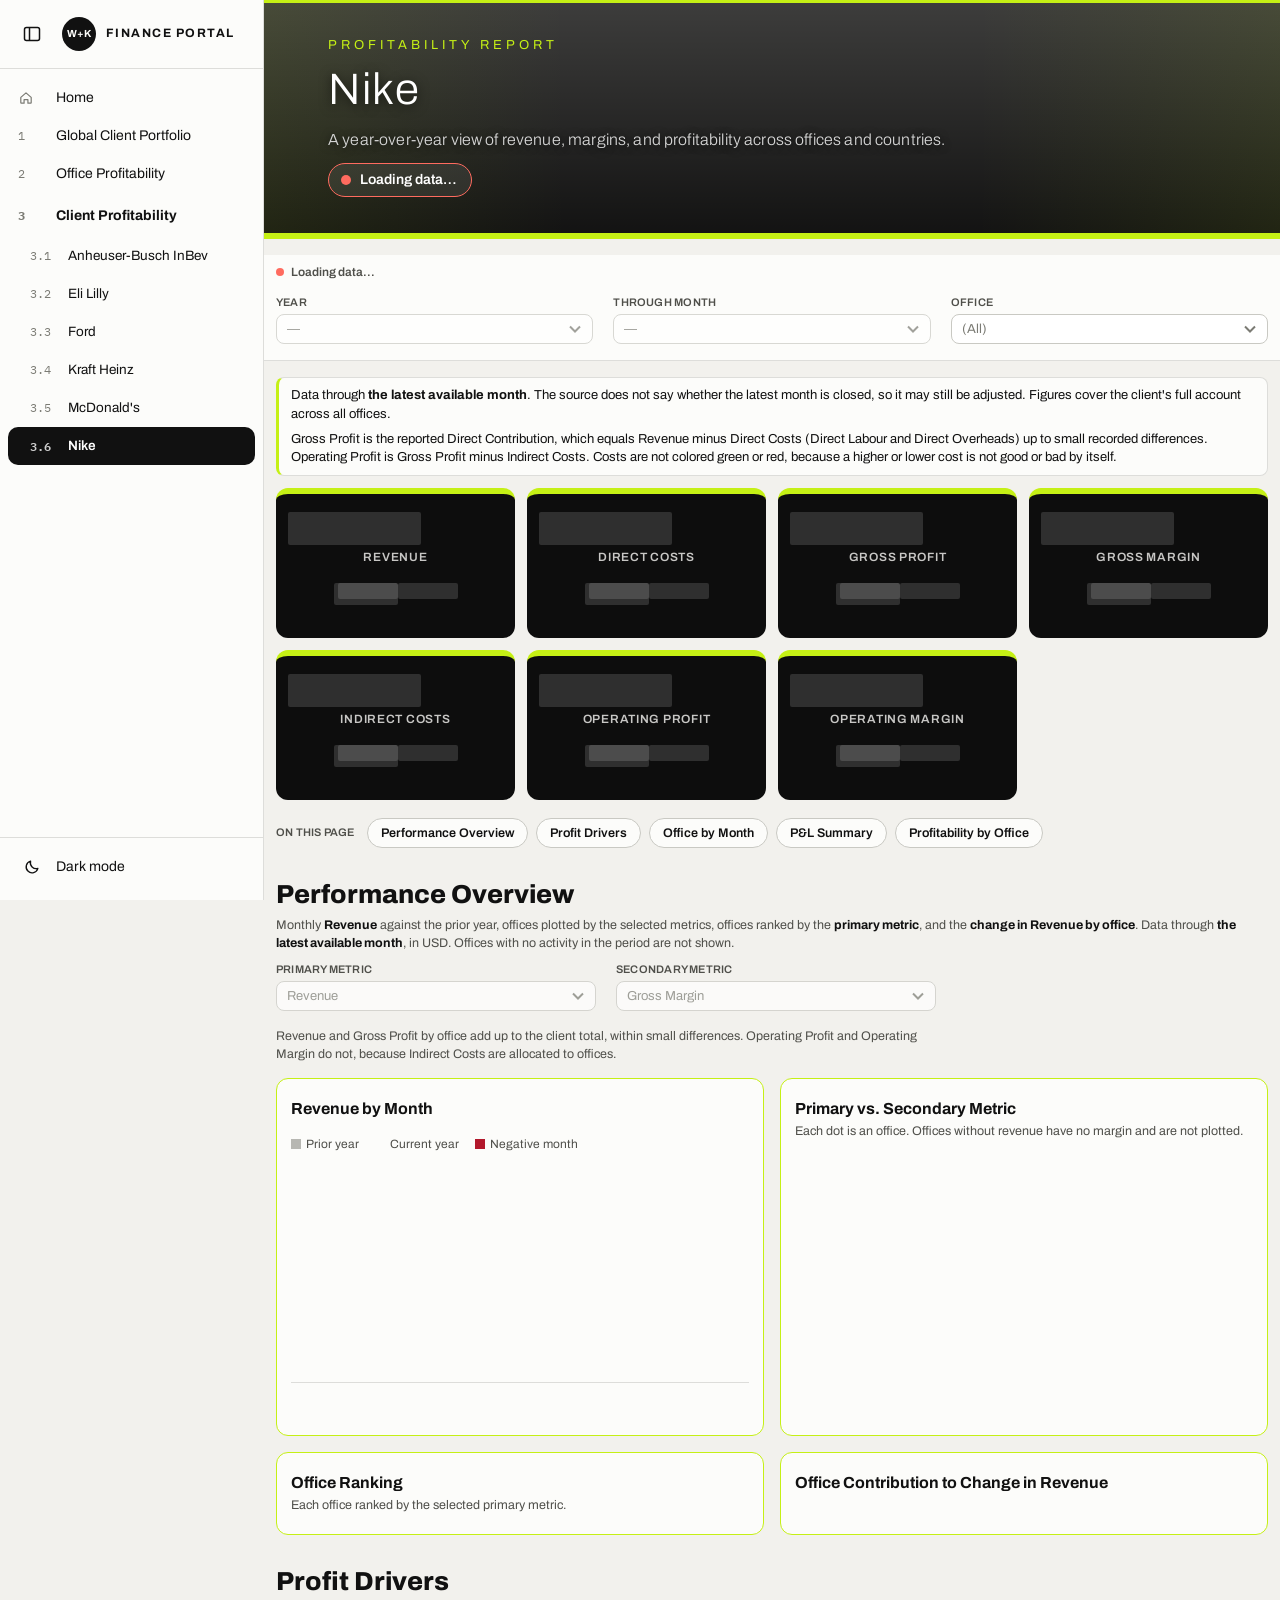
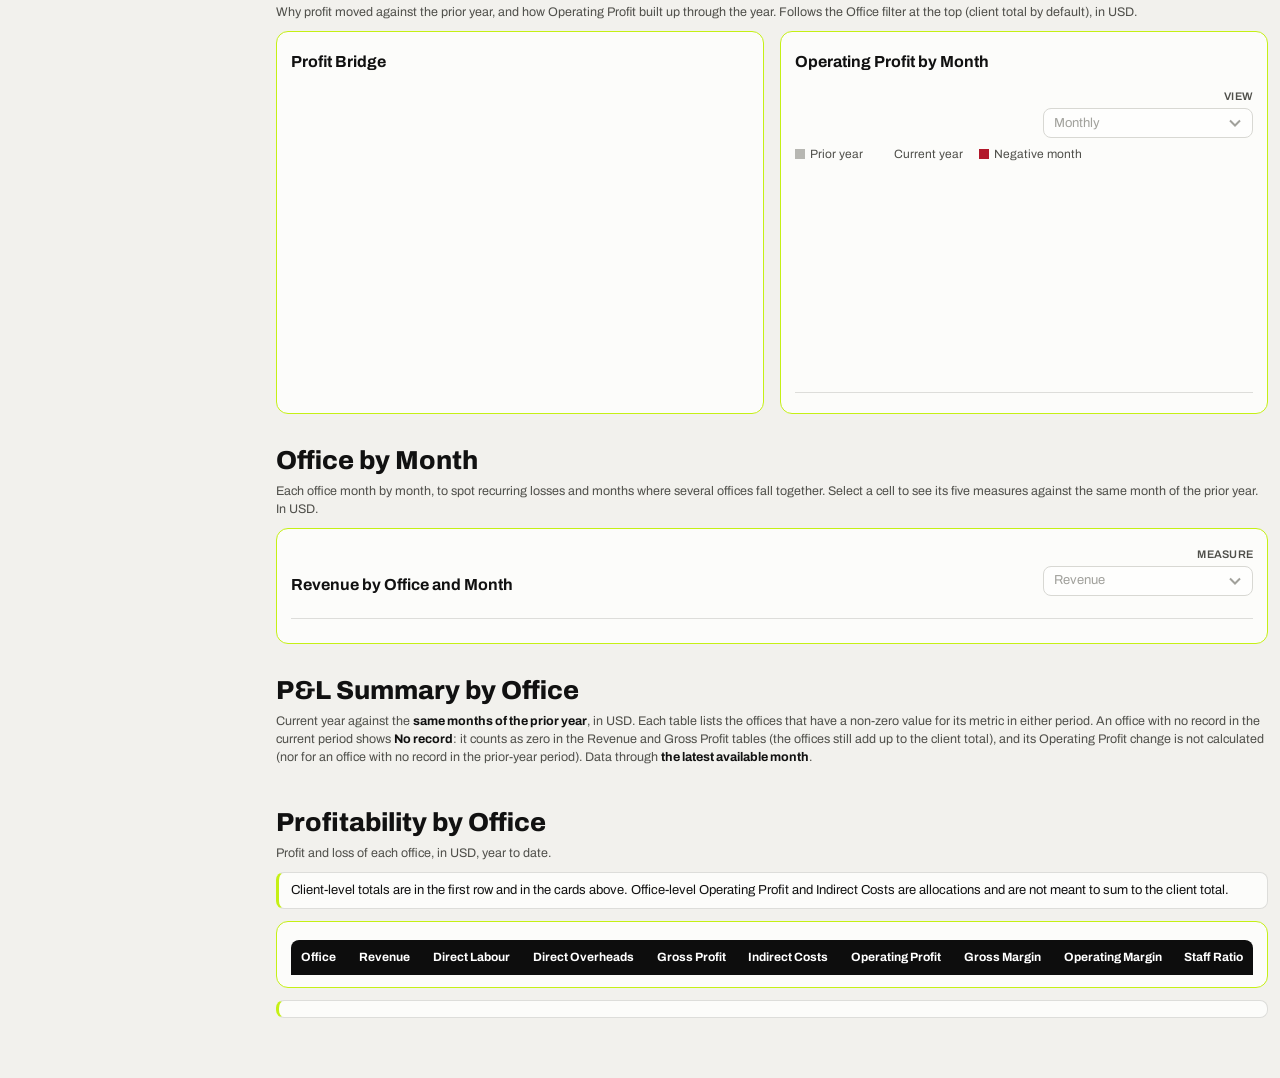
<file: nike.html>
<!DOCTYPE html>
<html lang="en">
<head>
<meta charset="UTF-8">
<meta name="viewport" content="width=device-width, initial-scale=1.0">
<meta name="robots" content="noindex, nofollow">
<title>Nike Profitability</title>
<link rel="icon" href="data:image/svg+xml,%3Csvg xmlns='http://www.w3.org/2000/svg' viewBox='0 0 64 64'%3E%3Crect width='64' height='64' rx='32' fill='%23080808'/%3E%3Ctext x='50%25' y='54%25' text-anchor='middle' font-size='18' font-family='Arial' font-weight='700' fill='white'%3EW%2BK%3C/text%3E%3C/svg%3E">
<link rel="stylesheet" href="assets/portal-shell.css">
<link rel="stylesheet" href="assets/report-theme.css">
<script src="assets/portal-shell.js"></script>
<link rel="preconnect" href="https://fonts.googleapis.com">
<link href="https://fonts.googleapis.com/css2?family=Archivo:wght@400;500;600;700;800&family=IBM+Plex+Mono:wght@400;500;600&display=swap" rel="stylesheet">
<script>
  // CLIENT CONFIG: the only block to edit when cloning this page for another client.
  //   key    = the client's exact name in the data (ReportingClient)
  //   name   = the name shown on the page
  //   brand  = the client's primary (dark) color, used for the header band and the KPI cards
  //   accent = the client's accent color, used for the header strip, the KPI card strip and the panel borders
  //   mark   = (optional) fill of the ranking bars; defaults to accent
  //   dot    = (optional) fill of the scatter dots; defaults to accent
  //   label  = (optional) color of the small label in the header; defaults to accent
  //   image  = (optional) background photo of the top banner; tint = its overlay color as "r, g, b" (default black);
  //   shade  = the overlay opacity at the top and at the bottom of the banner (default [0.75, 0.92]);
  //   rule   = (optional) color of the banner's bottom border; defaults to accent
  window.CLIENT = { key: "Nike", name: "Nike", brand: "#0D0D0D", accent: "#C5F015", mark: "#111111", dot: "#111111", image: "https://images.unsplash.com/photo-1542291026-7eec264c27ff?w=1600", tint: "0, 0, 0", shade: [0.75, 0.92] };
  document.title = window.CLIENT.name + " Profitability";
  document.documentElement.style.setProperty("--brand", window.CLIENT.brand);
  document.documentElement.style.setProperty("--accent", window.CLIENT.accent);
  document.documentElement.style.setProperty("--label", window.CLIENT.label || window.CLIENT.accent);
  (() => {
    const c = window.CLIENT, r = document.documentElement.style, t = c.tint || "0, 0, 0", sh = c.shade || [0.75, 0.92];
    if (c.image) r.setProperty("--banner", "linear-gradient(rgba(" + t + ", " + sh[0] + "), rgba(" + t + ", " + sh[1] + ")), url(\"" + c.image + "\") center / cover");
    if (c.rule) r.setProperty("--rule", c.rule);
  })();
</script>
<script type="module" src="https://prod-useast-a.online.tableau.com/javascripts/api/tableau.embedding.3.latest.min.js"></script>
<style>
  :root {
    --bg: #F2F1ED; --panel: #FCFCFA; --card: #F4F4F2; --band: #F8F8F5;
    --ink: #111111; --ink2: #4F4F4A; --ink3: #7B7B74; --line: #DDDDDA; --line2: #C9C9C3;
    --good: #146B3A; --bad: #B2182B; --good-dark: #5DAE74; --bad-dark: #F4A6A0;
    --brand: #001A33; --accent: #D4AF37; --mark: #D4AF37; --label: #D4AF37; --head: #0D0D0D; --c-py: #B7B7B2;
  }
  * { box-sizing: border-box; }
  body { margin: 0; background: var(--bg); color: var(--ink); font-family: "Archivo", system-ui, sans-serif; font-size: 14px; line-height: 1.45; }
  /* Top banner: the client's photo under a dark overlay, with the accent as top and bottom rule. */
  .shell { position: relative; overflow: hidden; background: var(--banner, var(--brand)); color: #fff; text-align: left; padding: clamp(22px, 3vw, 36px) clamp(24px, 5vw, 64px); border-top: 3px solid var(--accent); border-bottom: 6px solid var(--rule, var(--accent)); }
  .shell::before { content: ""; position: absolute; inset: 0; pointer-events: none; background: linear-gradient(90deg, color-mix(in srgb, var(--accent) 8%, transparent), transparent 30%, transparent 70%, color-mix(in srgb, var(--accent) 8%, transparent)); }
  .shell > * { position: relative; }
  .shell .brand-label { margin: 0 0 clamp(10px, 1.3vw, 14px); font-size: clamp(11px, 1.2vw, 13px); font-weight: 400; line-height: 1; letter-spacing: clamp(2px, 0.35vw, 4px); text-transform: uppercase; color: var(--label); }
  .shell h1 { margin: 0 0 clamp(10px, 1.4vw, 14px); font-size: clamp(30px, 4vw, 44px); font-weight: 300; line-height: 1.08; letter-spacing: clamp(0.5px, 0.12vw, 1.5px); text-shadow: 0 2px 12px rgba(0, 0, 0, .65); }
  .shell .shell-desc { max-width: 900px; margin: 0; color: #D5D5D5; font-size: clamp(14px, 1.5vw, 16px); font-weight: 300; line-height: 1.45; letter-spacing: .15px; text-shadow: 0 1px 8px rgba(0, 0, 0, .75); }
  .sync { display: inline-flex; align-items: center; gap: 9px; margin-top: 12px; padding: 6px 14px 6px 12px; border: 1px solid rgba(255,255,255,.28); border-radius: 999px; background: rgba(255,255,255,.08); font-weight: 600; font-size: 14px; color: #FFFFFF; cursor: default; }
  .sync .dot { width: 10px; height: 10px; border-radius: 50%; background: #A6A6A0; flex: none; }
  .sync.loading .dot, .sync.updating .dot, .sync.signin .dot, .sync.cached .dot { background: #FF6B5F; animation: pulse .8s ease-in-out infinite; }
  .sync.loading, .sync.updating, .sync.signin, .sync.cached { border-color: #FF6B5F; }
  #signin { display: flex; align-items: center; flex-wrap: wrap; gap: 12px 16px; margin-top: 12px; font-size: 14px; color: #E7E8E6; }
  #signin[hidden] { display: none; }
  #signin button { font: inherit; font-weight: 700; padding: 8px 16px; background: #FFFFFF; color: #111111; border: 0; border-radius: 3px; cursor: pointer; }
  #signin button:focus-visible { outline: 2px solid #FFFFFF; outline-offset: 2px; }
  .sync.ready .dot { background: #4ADE80; }
  .sync.error .dot { background: #FF6B5F; }
  .sync.error { color: #FF6B5F; }
  @keyframes pulse { 0%, 100% { opacity: 1; } 50% { opacity: .25; } }

  body.is-loading .kpi .v, body.is-loading .kpi .row span { color: transparent !important; background: rgba(255,255,255,.14); border-radius: 2px; }
  body.is-loading .kpi .v { width: 62%; }
  body.is-loading .kpi .row span { min-width: 60px; min-height: 16px; display: inline-block; }
  body.is-updating .kpis { opacity: .45; transition: opacity .15s; }
  main { max-width: 1480px; margin: 0 auto; padding: 0 0 48px; }

  .controls { display: grid; grid-template-columns: repeat(2, minmax(0, 320px)); gap: 20px; padding: 0 12px; margin: 0 0 14px; }
  .controls.one { grid-template-columns: minmax(0, 260px); padding: 0; margin: 0; }
  .controls .hint { grid-column: 1 / -1; margin: -4px 0 0; font-size: 12.5px; color: var(--ink2); }
  .controls label { display: block; font-size: 11px; font-weight: 600; text-transform: uppercase; color: var(--ink2); margin-bottom: 3px; letter-spacing: .02em; }
  .controls { --chev: url("data:image/svg+xml,%3Csvg xmlns='http://www.w3.org/2000/svg' viewBox='0 0 12 8'%3E%3Cpath d='M1 1.5l5 5 5-5' fill='none' stroke='%23111111' stroke-width='2'/%3E%3C/svg%3E"); --chev-off: url("data:image/svg+xml,%3Csvg xmlns='http://www.w3.org/2000/svg' viewBox='0 0 12 8'%3E%3Cpath d='M1 1.5l5 5 5-5' fill='none' stroke='%237B7B74' stroke-width='2'/%3E%3C/svg%3E"); }
  .controls select { width: 100%; min-height: 30px; font: inherit; font-size: 13px; padding: 4px 26px 4px 10px; border: 1px solid var(--ink); background: #fff var(--chev) no-repeat right 11px center / 12px 8px; border-radius: 8px; appearance: none; -webkit-appearance: none; }
  .controls select:disabled { color: var(--ink3); border-color: var(--line2); background-image: var(--chev-off); }
  .controls select:focus-visible { outline: 2px solid var(--ink); outline-offset: 2px; }
  .empty-state { margin: 12px 12px 0; padding: 16px; background: var(--panel); border: 1px solid var(--line); border-radius: 10px; color: var(--ink2); }
  .warn { margin: 12px 12px 0; padding: 10px 14px; background: #FFF6E5; border: 1px solid #E8C877; border-radius: 8px; color: #5A4300; font-size: 13px; }
  .warn[hidden], .empty-state[hidden] { display: none; }

  .pl-note { font-size: 13px; color: var(--ink); margin: 0 12px 12px; padding: 8px 12px; border: 1px solid var(--line); border-left: 3px solid var(--accent); border-radius: 8px; background: var(--panel); }
  .pl-note.kpi-intro { margin: 16px 12px 12px; }
  .pl-note p { margin: 0 0 6px; }
  .pl-note p:last-child { margin: 0; }
  .period { display: inline-flex; align-items: center; flex-wrap: wrap; gap: 6px 10px; margin: 0 0 8px; padding: 7px 14px; border: 1px solid var(--line2); border-radius: 999px; background: var(--panel); font-size: 14px; }
  .period[hidden] { display: none; }
  .period .mode { font-weight: 800; letter-spacing: .06em; text-transform: uppercase; font-size: 12px; background: var(--brand); color: #fff; padding: 3px 9px; border-radius: 999px; }
  .period .vs { color: var(--ink3); }

  .kpis { display: grid; grid-template-columns: repeat(7, 1fr); gap: 12px; padding: 0 12px; }
  .kpi { background: var(--brand); color: #fff; padding: 18px 12px 14px; min-height: 150px; border-top: 6px solid var(--accent); border-radius: 12px; text-align: center; }
  .kpi .v { font-size: 30px; font-weight: 800; line-height: 1.1; margin: 0 0 4px; letter-spacing: -.01em; }
  .kpi .k { font-size: 12px; font-weight: 600; letter-spacing: .06em; text-transform: uppercase; color: #C8C7C5; }
  .kpi .row { margin-top: 14px; font-size: 13px; }
  .kpi .py small { font-size: 12px; font-weight: 500; margin-right: 4px; color: #C8C7C5; }
  .kpi .py span { font-weight: 700; }
  .kpi .delta { display: block; margin-top: 2px; font-size: 20px; font-weight: 800; line-height: 1.2; }
  .kpi .delta.word { font-size: 16px; }
  .delta.pos { color: var(--good-dark); } .delta.neg { color: var(--bad-dark); }
  .delta.na, .delta.neu { color: #C8C7C5; }

  h2.sec { font-size: 26px; font-weight: 800; margin: 28px 12px 2px; scroll-margin-top: calc(var(--nav-h, 0px) + var(--filt-h, 100px) + 8px); }
  .jump { display: flex; flex-wrap: wrap; align-items: center; gap: 8px; margin: 18px 12px 0; }
  .jump span { font-size: 11px; font-weight: 600; text-transform: uppercase; letter-spacing: .02em; color: var(--ink2); margin-right: 4px; }
  .jump a { font-size: 12.5px; font-weight: 600; color: var(--ink); text-decoration: none; padding: 5px 13px; border: 1px solid var(--line2); border-radius: 999px; background: var(--panel); }
  .jump a:hover { border-color: var(--ink); }
  .jump a:focus-visible { outline: 2px solid var(--ink); outline-offset: 2px; }
  .h2sub { font-size: 12.5px; color: var(--ink2); margin: 0 12px 10px; }
  .h2sub b { color: var(--ink); }
  .panel { background: var(--panel); border: 1px solid var(--accent); border-radius: 12px; padding: 18px 14px 12px; min-width: 0; }
  .panel h3 { font-size: 16px; margin: 0; font-weight: 700; }
  .panel .sub { font-size: 12.5px; color: var(--ink2); margin: 2px 0 8px; }
  body.is-updating .charts, body.is-updating .trend, body.is-updating .sums, body.is-updating .pl, body.is-updating .contrib, body.is-updating .mxwrap { opacity: .45; transition: opacity .15s; }
  .charts { display: grid; grid-template-columns: repeat(2, 1fr); gap: 16px; padding: 0 12px; }

  .rank-row { display: grid; grid-template-columns: 130px 1fr; align-items: center; gap: 10px; padding: 4px 0; font-size: 13px; }
  .rank-row .nm { white-space: nowrap; overflow: hidden; text-overflow: ellipsis; color: var(--ink); }
  .rank-row .bar-cell { display: grid; grid-template-columns: 1fr 92px; align-items: center; gap: 8px; min-width: 0; }
  .rank-row .track { position: relative; height: 18px; }
  .rank-row .track.has-neg::before { content: ""; position: absolute; left: var(--zero); top: -3px; bottom: -3px; width: 1px; background: var(--line2); }
  .rank-row .bar { position: absolute; top: 0; height: 18px; background: var(--mark); border: 1px solid var(--brand); min-width: 2px; }
  .rank-row .bar.neg { background: var(--bad); border-color: var(--bad); opacity: .6; }
  .rank-row .val { font-size: 12.5px; font-weight: 700; font-variant-numeric: tabular-nums; color: var(--ink); white-space: nowrap; }
  .contrib { margin: 0; }
  .contrib-head { display: flex; align-items: flex-end; justify-content: space-between; flex-wrap: wrap; gap: 8px 20px; margin-bottom: 8px; }
  .contrib .rank-row .bar.pos { background: var(--good); border-color: var(--good); opacity: .55; }
  .contrib .rank-row .bar.neg { background: var(--bad); border-color: var(--bad); opacity: .55; }
  .contrib .rank-row.sep .bar { opacity: 1; }
  .contrib .rank-row.sep { border-top: 1px solid var(--line2); margin-top: 6px; padding-top: 8px; font-weight: 700; }
  .contrib .rank-row .bar-cell { grid-template-columns: 1fr 110px; }
  .legend { display: flex; gap: 16px; font-size: 12px; color: var(--ink2); margin-bottom: 4px; }
  .legend i { display: inline-block; width: 10px; height: 10px; margin-right: 5px; vertical-align: -1px; }
  #trend { width: 100%; height: auto; display: block; }
  #trend .bar { cursor: default; }
  #trend .bar:hover { opacity: .8; }
  .trend-sum { margin-top: 10px; padding-top: 8px; border-top: 1px solid var(--line); font-size: 12.5px; color: var(--ink2); }
  .trend-sum p { margin: 0 0 4px; }
  .trend-sum b { color: var(--ink); }
  .recon { margin: 8px 0 4px; font-size: 12.5px; color: var(--ink2); }
  .chart-box { position: relative; }
  #scatter { width: 100%; height: auto; display: block; }
  #scatter .dot { cursor: default; }
  #scatter .dot:hover { opacity: .8; }
  .chart-tip { position: absolute; pointer-events: none; background: var(--ink); color: #fff; padding: 8px 12px; font-size: 12.5px; line-height: 1.4; white-space: nowrap; box-shadow: 0 2px 8px rgba(0,0,0,.18); z-index: 2; }
  .chart-tip[hidden] { display: none; }
  .chart-tip .t { font-weight: 700; }
  .empty-chart { color: var(--ink3); font-size: 13px; padding: 24px 0; }

  .sums { display: grid; grid-template-columns: repeat(3, 1fr); gap: 16px; padding: 0 12px; }
  .tbl-wrap { overflow-x: auto; }
  .tbl { width: 100%; border-collapse: collapse; font-size: 13px; font-variant-numeric: tabular-nums; }
  .tbl th { background: var(--head); color: #fff; font-size: 12px; font-weight: 700; text-align: right; padding: 9px 10px; white-space: nowrap; }
  .tbl th:first-child, .tbl td:first-child { text-align: left; }
  .tbl th:first-child { border-top-left-radius: 8px; } .tbl th:last-child { border-top-right-radius: 8px; }
  .tbl th button { font: inherit; color: inherit; background: none; border: 0; padding: 0; cursor: pointer; }
  .tbl th button:focus-visible { outline: 2px solid #fff; outline-offset: 2px; }
  .tbl th[aria-sort="ascending"] button::after { content: " \25B4"; }
  .tbl th[aria-sort="descending"] button::after { content: " \25BE"; }
  .tbl td { text-align: right; padding: 7px 10px; border-bottom: 1px solid var(--line); white-space: nowrap; }
  .tbl tbody tr:nth-child(even) td { background: var(--band); }
  .tbl tr.total td { font-weight: 700; background: #ECEBE6; border-bottom: 1px solid var(--line2); }
  .tbl tbody tr.total td { background: #ECEBE6; border-top: 1px solid var(--line2); }
  .tbl .pos { color: var(--good); } .tbl .neg { color: var(--bad); } .tbl .na { color: var(--ink3); }
  .pl-block { padding: 0 12px; }

  .panel .controls.one { grid-template-columns: minmax(0, 210px); flex: none; margin-left: auto; text-align: right; }
  .contrib-head > div:first-child { flex: 1 1 260px; min-width: 0; }
  #bridge, #optrend { width: 100%; height: auto; display: block; }
  #bridge .bar:hover, #optrend .bar:hover, #optrend .dot:hover { opacity: .8; }
  .mxwrap { padding: 0 12px; }
  .mx { border-collapse: separate; border-spacing: 2px; font-size: 12.5px; font-variant-numeric: tabular-nums; width: 100%; }
  .mx th { font-size: 12px; font-weight: 700; color: var(--ink2); text-align: center; padding: 4px 4px 6px; white-space: nowrap; }
  .mx th:first-child, .mx td:first-child { text-align: left; padding-right: 14px; white-space: nowrap; }
  .mx td { padding: 0; text-align: center; }
  .mx td.ytd, .mx th.ytd { border-left: 1px solid var(--line2); padding-left: 4px; }
  .mx td.nm { font-size: 13px; }
  .mx tr.total td.nm, .mx tr.total button.c { font-weight: 700; }
  .mx tr.total td { border-bottom: 1px solid var(--line2); padding-bottom: 4px; }
  .mx button.c { display: block; width: 100%; min-width: 58px; font: inherit; font-size: 12.5px; padding: 8px 4px; color: var(--ink); background: transparent; border: 1px solid transparent; border-radius: 4px; cursor: pointer; }
  .mx button.c:hover { border-color: var(--ink); }
  .mx button.c:focus-visible { outline: 2px solid var(--ink); outline-offset: 1px; }
  .mx button.c.sel { outline: 2px solid var(--ink); outline-offset: -2px; }
  .mx button.c.nr { color: var(--ink3); }
  .mx-notes { margin: 10px 0 0; font-size: 12.5px; color: var(--ink2); }
  .mx-notes p { margin: 0 0 4px; }
  .mx-detail { margin-top: 14px; padding-top: 12px; border-top: 1px solid var(--line); }
  .mx-detail h4 { margin: 0 0 8px; font-size: 14px; }
  .mx-detail .hint { margin: 0; font-size: 12.5px; color: var(--ink3); }
  .mx-detail .tbl-wrap { max-width: 640px; }
  .controls.filters { position: sticky; top: var(--nav-h, 0px); z-index: 190; grid-template-columns: repeat(3, minmax(0, 1fr)); gap: 20px; margin: 16px 0 0; padding: 40px 12px 16px; border-bottom: 1px solid var(--line); background: var(--panel); }
  .fhint { margin: 10px 12px 0; font-size: 12.5px; color: var(--ink2); }
  .sync-mini { position: absolute; left: 12px; top: 10px; line-height: 1.2; display: none; align-items: center; gap: 7px; max-width: calc(100% - 24px); font-size: 12px; font-weight: 600; color: var(--ink2); white-space: nowrap; overflow: hidden; text-overflow: ellipsis; }
  body.sync-hidden .sync-mini { display: flex; }
  .sync-mini .dot { width: 8px; height: 8px; border-radius: 50%; background: #A6A6A0; flex: none; }
  .sync-mini.loading .dot, .sync-mini.updating .dot, .sync-mini.signin .dot, .sync-mini.cached .dot { background: #FF6B5F; animation: pulse .8s ease-in-out infinite; }
  .sync-mini.ready .dot { background: #4ADE80; }
  .sync-mini.error { color: var(--bad); }
  .sync-mini.error .dot { background: var(--bad); }
  .combo { position: relative; }
  .combo-btn { width: 100%; min-height: 30px; font: inherit; font-size: 13px; color: var(--ink); text-align: left; white-space: nowrap; overflow: hidden; text-overflow: ellipsis; padding: 4px 26px 4px 10px; border: 1px solid var(--ink); background: #fff var(--chev) no-repeat right 11px center / 12px 8px; border-radius: 8px; cursor: pointer; }
  .combo-btn:disabled { color: var(--ink3); border-color: var(--line2); background-image: var(--chev-off); cursor: default; }
  .combo-btn:focus-visible, .combo-search:focus-visible { outline: 2px solid var(--ink); outline-offset: 2px; }
  .combo-panel { position: absolute; z-index: 150; left: 0; right: 0; top: 100%; margin-top: 2px; background: #fff; border: 1px solid var(--ink); border-radius: 8px; overflow: hidden; box-shadow: 0 2px 8px rgba(0,0,0,.18); }
  .combo-panel[hidden] { display: none; }
  .combo-search { display: block; width: 100%; padding: 6px 10px; font: inherit; font-size: 13px; background: #fff; border: 0; border-bottom: 1px solid var(--line2); border-radius: 0; }
  .combo-list { list-style: none; margin: 0; padding: 0; max-height: 260px; overflow-y: auto; }
  .combo-list li { padding: 5px 10px; font-size: 13px; cursor: pointer; }
  .combo-list li.active { background: #E7E8E6; }
  .combo-list li[aria-selected="true"] { font-weight: 700; }
  .combo-list li.none { color: var(--ink3); cursor: default; }
  .combo-list li::before { content: ""; display: inline-block; box-sizing: border-box; width: 17px; height: 17px; margin-right: 8px; vertical-align: -3px; border: 1.5px solid var(--ink); background: #fff no-repeat center / 13px 13px; }
  .combo-list li[aria-selected="true"]::before { background-image: url("data:image/svg+xml,%3Csvg xmlns='http://www.w3.org/2000/svg' viewBox='0 0 12 12'%3E%3Cpath d='M2 6.5l3 3 5-7' fill='none' stroke='%23111111' stroke-width='1.2'/%3E%3C/svg%3E"); }
  .combo-list li.none::before { display: none; }
  .rank-row.hl { background: color-mix(in srgb, var(--accent) 22%, transparent); border-radius: 4px; }
  .rank-row.hl .nm { font-weight: 700; }
  .tbl tbody tr.hl td { background: color-mix(in srgb, var(--accent) 22%, #fff); font-weight: 600; }
  .mx tr.hl td.nm { background: color-mix(in srgb, var(--accent) 22%, #fff); font-weight: 700; border-radius: 4px; }

  .status { font-size: 12px; color: var(--ink3); margin: 14px 12px 0; }
  .status.err { color: var(--bad); font-weight: 600; }
  .source { margin: 16px 0 0; }
  /* Kept laid out off-screen (not display:none) so the embed still loads; revealed when sign-in is needed or with ?source in the address. */
  .source.is-hidden { position: absolute; left: -10000px; top: 0; width: 1100px; height: 480px; overflow: hidden; margin: 0; }
  .source h2 { font-size: 18px; font-weight: 800; margin: 0 12px 2px; }
  .source tableau-viz { display: block; }
  .source .note { font-size: 12.5px; color: var(--ink2); margin: 0 12px 8px; }

  @media (max-width: 1280px) { .kpis { grid-template-columns: repeat(4, 1fr); } .sums { grid-template-columns: 1fr; } }
  @media (max-width: 900px) {
    .controls, .controls.filters { grid-template-columns: 1fr 1fr; }
    .kpis { grid-template-columns: 1fr 1fr; }
    .charts { grid-template-columns: 1fr; }
    h2.sec { font-size: 22px; }
  }
</style>
</head>
<body class="is-loading client-report">
<div class="shell">
  <div class="brand-label">Profitability Report</div>
  <h1 id="client-title">Nike</h1>
  <p class="shell-desc">A year-over-year view of revenue, margins, and profitability across offices and countries.</p>
  <div class="sync loading" id="sync" role="status" aria-live="polite"><span class="dot"></span><span id="sync-text">Loading data…</span></div>
  <div class="signin" id="signin" hidden>
    <span>Tableau needs you to sign in before the report can load. The sign-in box is just below.</span>
    <button type="button" id="signin-btn">Sign in below ↓</button>
  </div>
</div>
<main>
  <section class="source is-hidden" id="source" aria-hidden="true">
    <h2 id="source-title">Sign in to Tableau</h2>
    <p class="note" id="source-note">Use the box below to sign in and load the report. This box disappears once the data loads.</p>
    <tableau-viz id="viz"
      src="https://prod-useast-a.online.tableau.com/t/wk/views/ProfitabilityPortalData/SRC_CPD_ClientParentOfficeMonth"
      width="100%" height="420" toolbar="hidden" hide-tabs iframe-attr-loading="eager">
    </tableau-viz>
  </section>

  <section class="controls filters" aria-label="Filters">
    <div class="sync-mini loading" id="sync-mini" aria-hidden="true"><span class="dot"></span><span id="sync-mini-text">Loading data…</span></div>
    <div><label for="f-year">Year</label><select id="f-year" disabled><option>—</option></select></div>
    <div><label for="f-month">Through month</label><select id="f-month" disabled><option>—</option></select></div>
    <div><label for="f-office">Office</label><select id="f-office" disabled><option>(All)</option></select></div>
  </section>
  <p class="fhint" id="filter-hint"></p>

  <p class="empty-state" id="empty-state" hidden>No data for this client.</p>
  <p class="warn" id="data-warn" hidden>Some data is missing in the source: a measure for some months, or the whole client total for a month. Figures that depend on it are shown as unavailable (—).</p>
  <div class="pl-note kpi-intro">
    <div class="period" id="period-pill" hidden></div>
    <p>Data through <b class="cutoff">the latest available month</b>. The source does not say whether the latest month is closed, so it may still be adjusted. <span id="scope-sentence">Figures cover the client's full account across all offices.</span></p>
    <p>Gross Profit is the reported Direct Contribution, which equals Revenue minus Direct Costs (Direct Labour and Direct Overheads) up to small recorded differences. Operating Profit is Gross Profit minus Indirect Costs. Costs are not colored green or red, because a higher or lower cost is not good or bad by itself.</p>
  </div>

  <section class="kpis">
    <div class="kpi" id="k-rev"><div class="v">—</div><div class="k">Revenue</div><div class="row"><span class="py"><small></small><span></span></span><span class="delta"></span></div></div>
    <div class="kpi" id="k-dcost"><div class="v">—</div><div class="k">Direct Costs</div><div class="row"><span class="py"><small></small><span></span></span><span class="delta"></span></div></div>
    <div class="kpi" id="k-gp"><div class="v">—</div><div class="k">Gross Profit</div><div class="row"><span class="py"><small></small><span></span></span><span class="delta"></span></div></div>
    <div class="kpi" id="k-gm"><div class="v">—</div><div class="k">Gross Margin</div><div class="row"><span class="py"><small></small><span></span></span><span class="delta"></span></div></div>
    <div class="kpi" id="k-ind"><div class="v">—</div><div class="k">Indirect Costs</div><div class="row"><span class="py"><small></small><span></span></span><span class="delta"></span></div></div>
    <div class="kpi" id="k-op"><div class="v">—</div><div class="k">Operating Profit</div><div class="row"><span class="py"><small></small><span></span></span><span class="delta"></span></div></div>
    <div class="kpi" id="k-om"><div class="v">—</div><div class="k">Operating Margin</div><div class="row"><span class="py"><small></small><span></span></span><span class="delta"></span></div></div>
  </section>

  <nav class="jump" aria-label="On this page">
    <span>On this page</span>
    <a href="#overview">Performance Overview</a><a href="#drivers">Profit Drivers</a><a href="#by-month">Office by Month</a><a href="#pl-summary">P&amp;L Summary</a><a href="#profitability">Profitability by Office</a>
  </nav>

  <h2 class="sec" id="overview">Performance Overview</h2>
  <p class="h2sub">Monthly <b>Revenue</b> against the prior year, offices plotted by the selected metrics, offices ranked by the <b>primary metric</b>, and the <b>change in Revenue by office</b>. Data through <b class="cutoff">the latest available month</b>, in USD. Offices with no activity in the period are not shown.</p>
  <section class="controls">
    <div><label for="f-primary">Primary metric</label>
      <select id="f-primary" disabled>
        <option value="rev" selected>Revenue</option><option value="gp">Gross Profit</option><option value="op">Operating Profit</option>
      </select></div>
    <div><label for="f-secondary">Secondary metric</label>
      <select id="f-secondary" disabled>
        <option value="gm" selected>Gross Margin</option><option value="om">Operating Margin</option>
      </select></div>
    <p class="hint">Revenue and Gross Profit by office add up to the client total, within small differences. Operating Profit and Operating Margin do not, because Indirect Costs are allocated to offices.</p>
  </section>
  <section class="charts trend">
    <article class="panel">
      <div class="contrib-head">
        <div>
          <h3 id="trend-title">Revenue by Month</h3>
          <p class="sub" id="trend-sub"></p>
        </div>
      </div>
      <div class="legend"><span><i id="lg-py" style="background:var(--c-py)"></i><span id="lg-py-t">Prior year</span></span><span><i id="lg-cy"></i><span id="lg-cy-t">Current year</span></span><span><i style="background:var(--c-neg)"></i>Negative month</span></div>
      <div class="chart-box">
        <svg id="trend" viewBox="0 0 640 300" role="img" aria-label="Revenue by month, current year against prior year"></svg>
        <div class="chart-tip" id="trend-tip" hidden></div>
      </div>
      <div class="trend-sum" id="trend-sum"></div>
    </article>
    <article class="panel">
      <h3 id="scatter-title">Primary vs. Secondary Metric</h3>
      <p class="sub">Each dot is an office. Offices without revenue have no margin and are not plotted.</p>
      <div class="chart-box">
        <svg id="scatter" viewBox="0 0 600 360" role="img" aria-label="Offices plotted by primary and secondary metric"></svg>
        <div class="chart-tip" id="scatter-tip" hidden></div>
      </div>
    </article>
    <article class="panel">
      <h3 id="rank-title">Office Ranking</h3>
      <p class="sub">Each office ranked by the selected primary metric.</p>
      <div id="ranking"></div>
    </article>
    <article class="panel contrib">
      <div class="contrib-head">
        <div>
          <h3 id="contrib-title">Office Contribution to Change in Revenue</h3>
          <p class="sub" id="contrib-sub"></p>
        </div>
      </div>
      <div id="contrib"></div>
      <p class="recon" id="contrib-recon"></p>
    </article>
  </section>

  <h2 class="sec" id="drivers">Profit Drivers</h2>
  <p class="h2sub">Why profit moved against the prior year, and how Operating Profit built up through the year. Follows the Office filter at the top (client total by default), in USD.</p>
  <section class="charts drivers">
    <article class="panel">
      <div class="contrib-head">
        <div>
          <h3 id="bridge-title">Profit Bridge</h3>
          <p class="sub" id="bridge-sub"></p>
        </div>
      </div>
      <div class="chart-box">
        <svg id="bridge" viewBox="0 0 640 310" role="img" aria-label="Profit bridge from the prior year to the current year"></svg>
        <div class="chart-tip" id="bridge-tip" hidden></div>
      </div>
      <p class="recon" id="bridge-recon"></p>
    </article>
    <article class="panel">
      <div class="contrib-head">
        <div>
          <h3 id="op-title">Operating Profit by Month</h3>
          <p class="sub" id="op-sub"></p>
        </div>
        <div class="controls one"><div><label for="f-opmode">View</label>
          <select id="f-opmode" disabled><option value="month" selected>Monthly</option><option value="cum">Cumulative</option></select></div></div>
      </div>
      <div class="legend"><span><i id="lg2-py" style="background:var(--c-py)"></i><span id="lg2-py-t">Prior year</span></span><span><i id="lg2-cy"></i><span id="lg2-cy-t">Current year</span></span><span id="lg2-neg"><i style="background:var(--c-neg)"></i>Negative month</span></div>
      <div class="chart-box">
        <svg id="optrend" viewBox="0 0 640 300" role="img" aria-label="Operating Profit by month, current year against prior year"></svg>
        <div class="chart-tip" id="op-tip" hidden></div>
      </div>
      <div class="trend-sum" id="opsum"></div>
    </article>
  </section>

  <h2 class="sec" id="by-month">Office by Month</h2>
  <p class="h2sub">Each office month by month, to spot recurring losses and months where several offices fall together. Select a cell to see its five measures against the same month of the prior year. In USD.</p>
  <section class="mxwrap">
    <div class="panel">
      <div class="contrib-head">
        <div>
          <h3 id="mx-title">Revenue by Office and Month</h3>
        </div>
        <div class="controls one"><div><label for="f-matrix">Measure</label>
          <select id="f-matrix" disabled><option value="rev" selected>Revenue</option><option value="gp">Gross Profit</option><option value="op">Operating Profit (allocated)</option></select></div></div>
      </div>
      <div class="tbl-wrap"><table class="mx" id="mx"></table></div>
      <div class="mx-notes" id="mx-notes"></div>
      <div class="mx-detail" id="mx-detail"></div>
    </div>
  </section>

  <h2 class="sec" id="pl-summary">P&amp;L Summary by Office</h2>
  <p class="h2sub">Current year against the <b>same months of the prior year</b>, in USD. Each table lists the offices that have a non-zero value for its metric in either period. An office with no record in the current period shows <b>No record</b>: it counts as zero in the Revenue and Gross Profit tables (the offices still add up to the client total), and its Operating Profit change is not calculated (nor for an office with no record in the prior-year period). Data through <b class="cutoff">the latest available month</b>.</p>
  <section class="sums" id="sums"></section>

  <h2 class="sec" id="profitability">Profitability by Office</h2>
  <p class="h2sub">Profit and loss of each office, in USD, year to date.</p>
  <p class="pl-note">Client-level totals are in the first row and in the cards above. Office-level Operating Profit and Indirect Costs are allocations and are not meant to sum to the client total.</p>
  <div class="pl-block">
    <div class="panel">
      <div class="tbl-wrap">
        <table class="tbl pl" id="pl">
          <thead><tr><th data-k="label"><button type="button">Office</button></th><th data-k="rev"><button type="button">Revenue</button></th><th data-k="dl"><button type="button">Direct Labour</button></th><th data-k="dov"><button type="button">Direct Overheads</button></th><th data-k="gp"><button type="button">Gross Profit</button></th><th data-k="ind"><button type="button">Indirect Costs</button></th><th data-k="op"><button type="button">Operating Profit</button></th><th data-k="gm"><button type="button">Gross Margin</button></th><th data-k="om"><button type="button">Operating Margin</button></th><th data-k="staff" title="Direct Labour divided by Revenue, as recorded"><button type="button">Staff Ratio</button></th></tr></thead>
          <tbody id="pl-body"></tbody>
        </table>
      </div>
    </div>
  </div>
  <div class="pl-note" id="pl-notes" style="margin-top:12px"></div>

  <p class="status err" id="status" hidden></p>

</main>

<script type="module">
  const CLIENT = window.CLIENT;
  // Chart colors come from the active theme (--c-* in assets/report-theme.css); the current-year, dot and mark colors
  // depend on the client, so they are set here and again whenever the theme changes.
  const cssVar = n => getComputedStyle(document.documentElement).getPropertyValue(n).trim();
  const TH = new Proxy({}, { get: (_, k) => cssVar("--c-" + k) });
  const isDark = () => document.documentElement.dataset.theme === "dark";
  // A brand color that is too dark to read on the dark page is lightened toward white (a near-neutral one becomes the page ink).
  function onDark(hex) {
    const n = parseInt(hex.slice(1), 16), c = [n >> 16 & 255, n >> 8 & 255, n & 255];
    const lum = v => { const q = v.map(x => { x /= 255; return x <= 0.03928 ? x / 12.92 : Math.pow((x + 0.055) / 1.055, 2.4); }); return 0.2126 * q[0] + 0.7152 * q[1] + 0.0722 * q[2]; };
    if (Math.max(...c) - Math.min(...c) < 24) return lum(c) < 0.25 ? "#E8E8E2" : hex;
    let k = c, t = 0;
    while (lum(k) < 0.22 && t < 1) { t += 0.05; k = c.map(x => Math.round(x + (255 - x) * t)); }
    return "#" + k.map(x => x.toString(16).padStart(2, "0")).join("");
  }
  function applyBrand() {
    const r = document.documentElement.style, d = isDark(), fit = c => d ? onDark(c) : c;
    r.setProperty("--c-cy", d ? "#F2F2EC" : CLIENT.brand);
    r.setProperty("--c-dot", fit(CLIENT.dot || CLIENT.accent));
    r.setProperty("--c-dotstroke", d ? "#0B0B0B" : CLIENT.brand);
    r.setProperty("--mark", fit(CLIENT.mark || CLIENT.accent));
  }
  applyBrand();
  window.addEventListener("wk-theme", () => { applyBrand(); if (facts.length) render(); });
  // Anchors clear the sticky filter bar, whose height is measured here.
  (() => {
    const bar = document.querySelector(".filters");
    if (!bar) return;
    const set = () => document.documentElement.style.setProperty("--filt-h", bar.offsetHeight + "px");
    set(); new ResizeObserver(set).observe(bar);
  })();
  const ROOT = "WKI";   // the client total comes from the WKI row; office rows are the parent offices
  document.getElementById("client-title").textContent = CLIENT.name;
  const viz = document.getElementById("viz");
  const statusEl = document.getElementById("status");
  const primarySel = document.getElementById("f-primary");
  const secondarySel = document.getElementById("f-secondary");
  const yearSel = document.getElementById("f-year");
  const monthSel = document.getElementById("f-month");
  const officeSel = document.getElementById("f-office");
  const MONTHS = ["January","February","March","April","May","June","July","August","September","October","November","December"];
  const MONTH_WORDS = {
    january:1, jan:1, enero:1, ene:1, february:2, feb:2, febrero:2, march:3, mar:3, marzo:3,
    april:4, apr:4, abril:4, abr:4, may:5, mayo:5, june:6, jun:6, junio:6, july:7, jul:7, julio:7,
    august:8, aug:8, agosto:8, ago:8, september:9, sep:9, sept:9, septiembre:9, setiembre:9,
    october:10, oct:10, octubre:10, november:11, nov:11, noviembre:11, december:12, dec:12, diciembre:12, dic:12
  };
  const MEASURES = ["rev", "dl", "dov", "dc", "ind"];
  const NEAR = 1;   // amounts under $1 count as zero

  // One fact per year x month x office (this client only). The WKI row is the client total.
  // `n` is how many of the five measures the source returned for that row (5 = complete).
  let facts = [];
  let reading = false, rerun = false, timer = null;
  // Filters at the top of the page. selYear and selMonth are null until the viewer chooses: the latest year and month then apply.
  // selOffices holds the picked parent offices; empty means all offices (the client total, from the WKI rows).
  let selYear = null, selMonth = null;
  const selOffices = new Set();
  const focused = () => selOffices.size > 0;
  const isSel = o => selOffices.has(o);
  const inScope = o => focused() ? selOffices.has(o) : o === ROOT;
  const scopeName = () => selOffices.size === 1 ? [...selOffices][0] : selOffices.size + " offices";
  const scopeList = () => [...selOffices].sort((a, b) => a.localeCompare(b)).join(", ");

  const syncEl = document.getElementById("sync");
  const syncText = document.getElementById("sync-text");
  const syncMini = document.getElementById("sync-mini");
  const syncMiniText = document.getElementById("sync-mini-text");
  // The compact status in the sticky bar shows only once the header status has scrolled out of view.
  new IntersectionObserver(([e]) => document.body.classList.toggle("sync-hidden", !e.isIntersecting)).observe(syncEl);
  let loaded = false;
  let lastSync = "";

  function setState(state, text, detail) {
    syncEl.className = "sync " + state;
    syncText.textContent = text;
    syncMini.className = "sync-mini " + state;
    syncMiniText.textContent = text;
    syncEl.title = detail || "";
    if (state === "ready" || state === "error" || state === "cached") document.body.classList.remove("is-loading");
    document.body.classList.toggle("is-updating", state === "updating");
    statusEl.hidden = state !== "error";
    statusEl.textContent = state === "error" ? detail || text : "";
  }
  function busyState() {
    if (fromCache) return ["cached", "Showing saved data from " + lastSync + " · Updating…"];
    return loaded ? ["updating", "Updating…"] : ["loading", "Loading data…"];
  }
  // Full retrieval stamp with the day, so a saved snapshot from a previous day is recognisable.
  // The last known failure (sign-in needed, refresh failed, embed failed). It is shown again whenever the saved snapshot
  // finishes loading, and a later successful read clears it.
  let failure = null;
  function showFailure() {
    if (!failure) return;
    const keeping = fromCache && loaded;
    const text = keeping ? withSaved(failure.text) : failure.fallback;
    setState(failure.state, text, failure.state === "error" ? (keeping ? text + " " : "") + failure.detail : "");
  }
  // Appended to any failure or sign-in message while saved figures are on screen.
  const withSaved = text => text + ". Showing saved data from " + lastSync + ".";
  function stamp(d) { return d.toLocaleString("en-US", { month: "short", day: "numeric", hour: "numeric", minute: "2-digit" }); }

  // ---------- local cache (IndexedDB): paint the last read instantly, refresh from Tableau in the background ----------
  const CACHE_KEY = "client-profitability-" + CLIENT.key.toLowerCase().replace(/[^a-z0-9]+/g, "-") + "-facts-v3";
  let fromCache = false;
  function idb() {
    return new Promise((res, rej) => {
      const r = indexedDB.open("wk-finance-portal", 1);
      r.onupgradeneeded = () => r.result.createObjectStore("cache");
      r.onsuccess = () => res(r.result);
      r.onerror = () => rej(r.error);
    });
  }
  async function cacheGet() {
    try {
      const db = await idb();
      return await new Promise((res, rej) => {
        const q = db.transaction("cache").objectStore("cache").get(CACHE_KEY);
        q.onsuccess = () => res(q.result || null);
        q.onerror = () => rej(q.error);
      });
    } catch (_) { return null; }
  }
  async function cachePut(v) {
    try {
      const db = await idb();
      await new Promise((res, rej) => {
        const t = db.transaction("cache", "readwrite");
        t.objectStore("cache").put(v, CACHE_KEY);
        t.oncomplete = res;
        t.onerror = () => rej(t.error);
      });
    } catch (_) {}
  }
  function errText(e) { return e && e.message ? e.message : String(e); }
  function sheet() {
    const s = viz.workbook.activeSheet;
    return s.sheetType === "worksheet" ? s : (s.worksheets && s.worksheets[0]) || null;
  }

  // ---------- data shape ----------
  function toNum(v) {
    if (typeof v === "number") return v;
    if (typeof v === "string" && v.trim() !== "" && !isNaN(Number(v))) return Number(v);
    return null;
  }
  function monthOf(cell) {
    const n = toNum(cell.value);
    if (n !== null && Number.isInteger(n) && n >= 1 && n <= 12) return n;
    for (const s of [cell.value, cell.formattedValue]) {
      if (typeof s === "string") {
        const m = MONTH_WORDS[s.trim().toLowerCase().replace(/\./g, "")];
        if (m) return m;
      }
    }
    return null;
  }
  // SRC_CPD_ClientParentOfficeMonth carries each measure as _USD; the page is USD-only.
  function kindOf(name) {
    const s = String(name || "").trim().toLowerCase();
    return { revenue_usd: "rev", directlabour_usd: "dl", directoverheads_usd: "dov",
             directcontribution_usd: "dc", indirectcosts_usd: "ind" }[s] || null;
  }

  function parse(table) {
    const cols = table.columns, rows = table.data;
    if (!rows.length) return [];
    const names = cols.map(c => c.fieldName.trim());
    const find = re => names.findIndex(n => re.test(n));
    const mn = find(/^(measure names|nombres de medidas)$/i);
    const mv = find(/^(measure values|valores de medidas)$/i);
    const ci = find(/^reportingclient/i);
    const pi = find(/^parent\s*office/i);
    let yi = -1, mi = -1;
    cols.forEach((c, i) => {
      if (yi >= 0 || i === mn || i === mv) return;
      if (rows.every(r => { const n = toNum(r[i].value); return n !== null && n >= 1900 && n <= 2100; })) yi = i;
    });
    cols.forEach((c, i) => {
      if (mi >= 0 || i === mn || i === mv || i === yi) return;
      if (rows.every(r => monthOf(r[i]) !== null)) mi = i;
    });
    if (mn < 0 || mv < 0 || yi < 0 || mi < 0 || ci < 0 || pi < 0) throw new Error("Unexpected data shape. Columns: " + names.join(" · "));

    const map = new Map();
    for (const r of rows) {
      if (r[ci].formattedValue !== CLIENT.key) continue;
      const k = kindOf(r[mn].value) || kindOf(r[mn].formattedValue);
      const v = toNum(r[mv].value);
      if (!k) continue;
      const y = toNum(r[yi].value), m = monthOf(r[mi]), office = r[pi].formattedValue;
      const key = [y, m, office].join("|");
      if (!map.has(key)) map.set(key, { y, m, office, rev: 0, dl: 0, dov: 0, dc: 0, ind: 0, seen: new Set() });
      const f = map.get(key);
      // A measure counts as present only when the source returned a number for it; a null stays "missing", not zero.
      if (v === null) continue;
      f[k] += v; f.seen.add(k);
    }
    return [...map.values()].map(f => { f.miss = MEASURES.filter(k => !f.seen.has(k)); delete f.seen; return f; });
  }

  // ---------- reading ----------
  function refresh() { clearTimeout(timer); timer = setTimeout(readNow, 120); }

  async function readNow() {
    if (reading) { rerun = true; return; }
    reading = true;
    setState(...busyState());
    let reader;
    try {
      const t0 = performance.now();
      reader = await sheet().getSummaryDataReaderAsync();
      const table = await reader.getAllPagesAsync();
      const ms = Math.round(performance.now() - t0);
      facts = parse(table);
      enableSelectors();
      render();
      loaded = true;
      const now = new Date();
      lastSync = stamp(now);
      fromCache = false; failure = null;
      cachePut({ facts, time: lastSync, ts: now.getTime() });
      setState("ready", "Ready · Read from Tableau on " + lastSync,
        table.data.length + " rows read in " + ms + " ms. Retrieval time is not the accounting period or the time the source was last updated.");
    } catch (e) {
      failure = { state: "error", text: "Could not refresh from Tableau", fallback: "Error", detail: "Could not read data from Tableau: " + errText(e) };
      await cacheReady;
      showFailure();
    } finally {
      if (reader) { try { await reader.releaseAsync(); } catch (_) {} }
      reading = false;
      if (rerun) { rerun = false; refresh(); }
    }
  }

  const opModeSel = document.getElementById("f-opmode");
  const mxSel = document.getElementById("f-matrix");
  function enableSelectors() { for (const s of [primarySel, secondarySel, opModeSel, mxSel, yearSel, monthSel, officeSel]) s.disabled = false; }
  for (const s of [primarySel, secondarySel, opModeSel, mxSel]) s.addEventListener("change", render);
  yearSel.addEventListener("change", () => { selYear = Number(yearSel.value); selMonth = null; render(); });
  monthSel.addEventListener("change", () => { selMonth = Number(monthSel.value); render(); });
  const officeCombo = makeCombo(officeSel, selOffices, () => render());
  // Multi-select: a button and a checkbox list with search over the hidden <select> (kept for its label and disabled state).
  // `picked` is the Set that holds the choice (empty = All). Choosing applies at once: the data is already on the page.
  function makeCombo(sel, picked, onChange) {
    let opts = [];
    const label = document.querySelector('label[for="' + sel.id + '"]');
    const wrap = document.createElement("div"); wrap.className = "combo";
    sel.parentNode.insertBefore(wrap, sel);
    const btn = document.createElement("button");
    btn.type = "button"; btn.className = "combo-btn"; btn.id = sel.id + "-combo";
    btn.setAttribute("aria-haspopup", "listbox"); btn.setAttribute("aria-expanded", "false");
    if (label) label.htmlFor = btn.id;
    const panel = document.createElement("div"); panel.className = "combo-panel"; panel.hidden = true;
    const search = document.createElement("input");
    search.type = "search"; search.className = "combo-search"; search.placeholder = "Search…";
    search.setAttribute("aria-label", "Search " + (label ? label.textContent : "options"));
    const list = document.createElement("ul"); list.className = "combo-list"; list.setAttribute("role", "listbox"); list.setAttribute("aria-multiselectable", "true");
    panel.append(search, list);
    wrap.append(btn, panel, sel);
    sel.hidden = true;
    let items = [], active = -1;
    const sync = () => {
      const n = picked.size;
      btn.textContent = n === 0 ? "(All)" : n === 1 ? [...picked][0] : n + " selected";
      btn.disabled = sel.disabled;
    };
    const close = focusBtn => { panel.hidden = true; btn.setAttribute("aria-expanded", "false"); if (focusBtn) btn.focus(); };
    const setActive = i => { active = i; items.forEach((li, k) => li.classList.toggle("active", k === i)); if (items[i]) items[i].scrollIntoView({ block: "nearest" }); };
    const ALL = "__all__";
    const toggle = v => {
      if (v === ALL) picked.clear(); else if (picked.has(v)) picked.delete(v); else picked.add(v);
      sync(); onChange();
      const keep = active, top = list.scrollTop;
      renderList();
      list.scrollTop = top;
      if (keep >= 0) setActive(Math.min(keep, items.length - 1));
    };
    const renderList = () => {
      const q = search.value.trim().toLowerCase();
      list.replaceChildren(); items = [];
      const add = (value, text) => {
        const li = document.createElement("li");
        li.setAttribute("role", "option"); li.textContent = text; li.dataset.value = value;
        li.setAttribute("aria-selected", String(value === ALL ? picked.size === 0 : picked.has(value)));
        li.addEventListener("mousedown", e => { e.preventDefault(); toggle(value); });
        list.appendChild(li); items.push(li);
      };
      if (!q) add(ALL, "(All)");
      opts.forEach(o => { if (!q || o.toLowerCase().includes(q)) add(o, o); });
      if (!items.length) { const li = document.createElement("li"); li.className = "none"; li.textContent = "No matches"; list.appendChild(li); }
      setActive(items.length && q ? 0 : -1);
    };
    const open = () => { if (btn.disabled) return; panel.hidden = false; btn.setAttribute("aria-expanded", "true"); search.value = ""; renderList(); search.focus(); };
    btn.addEventListener("click", () => panel.hidden ? open() : close(false));
    search.addEventListener("input", renderList);
    search.addEventListener("keydown", e => {
      if (e.key === "ArrowDown") { e.preventDefault(); if (items.length) setActive((active + 1) % items.length); }
      else if (e.key === "ArrowUp") { e.preventDefault(); if (items.length) setActive((active - 1 + items.length) % items.length); }
      else if (e.key === "Enter") { e.preventDefault(); if (items[active]) toggle(items[active].dataset.value); }
      else if (e.key === "Escape") { e.preventDefault(); close(true); }
      else if (e.key === "Tab") close(false);
    });
    // Capture phase: checked before an option click re-renders the list and detaches the clicked <li>.
    document.addEventListener("mousedown", e => { if (!wrap.contains(e.target)) close(false); }, true);
    new MutationObserver(sync).observe(sel, { attributes: true, attributeFilter: ["disabled"] });
    sync();
    return {
      // Offer these options; picks that are no longer offered are dropped.
      setOptions(list2) { opts = list2; [...picked].forEach(v => { if (!list2.includes(v)) picked.delete(v); }); sync(); }
    };
  }
  function fillFilters(years, cyYear, cutoffMax, cutoff) {
    const fill = (sel, opts, value) => {
      sel.replaceChildren(...opts.map(([v, t]) => { const o = document.createElement("option"); o.value = v; o.textContent = t; return o; }));
      sel.value = value;
    };
    fill(yearSel, years.map(y => [y, String(y)]), cyYear);
    fill(monthSel, Array.from({ length: cutoffMax }, (_, i) => [i + 1, MONTHS[i] + (i + 1 === cutoffMax ? " (latest)" : "")]), cutoff);
    const offices = [...new Set(facts.filter(f => f.office !== ROOT && (f.y === cyYear || f.y === cyYear - 1)).map(f => f.office))].sort((a, b) => a.localeCompare(b));
    officeCombo.setOptions(offices);
  }

  // ---------- formatting ----------
  function fmtMoney(v) {
    if (v === null || !isFinite(v)) return "—";
    const a = Math.abs(v), sign = v < 0 ? "-" : "";
    if (a >= 1e9) return sign + "$" + (a / 1e9).toFixed(1) + "B";
    if (a >= 1e6) return sign + "$" + (a / 1e6).toFixed(1) + "M";
    if (a >= 1e3) return sign + "$" + (a / 1e3).toFixed(1) + "K";
    return sign + "$" + a.toFixed(0);
  }
  function fmtUsd(v) {
    if (v === null || !isFinite(v)) return "—";
    return (v < 0 ? "-$" : "$") + Math.round(Math.abs(v)).toLocaleString("en-US");
  }
  function fmtUsdSigned(v) {
    if (v === null || !isFinite(v)) return "—";
    if (Math.abs(v) < 0.5) return "$0";
    return (v < 0 ? "-$" : "+$") + Math.round(Math.abs(v)).toLocaleString("en-US");
  }
  function fmtPct(v) { return v === null || !isFinite(v) ? "—" : (v * 100).toFixed(1) + "%"; }
  function signed(v, digits, suffix) { return (v >= 0 ? "+" : "") + v.toFixed(digits) + suffix; }

  // How a value changed against the prior year. A percentage is used only when both values are non-negative and the
  // base is not zero; when a sign changes or a loss shrinks or grows, the change is described in words, because a
  // percentage of a negative base is easy to misread. kind: "op" (loss/profit words), "rev" or "gp" (negative/positive
  // words), "cost" (same words, shown neutral). Returns { pct } or { word, tone } with tone pos | neg | neu | na.
  function change(kind, cy, py) {
    if (cy === null || py === null || !isFinite(cy) || !isFinite(py)) return { word: "n/a", tone: "na" };
    const z = v => Math.abs(v) < NEAR;
    const loss = kind === "op";
    const tone = t => kind === "cost" ? "neu" : t;
    if (z(py)) return { word: "—", tone: "na" };
    if (py > 0) {
      if (cy <= -NEAR) return { word: loss ? "Profit to loss" : "Positive to negative", tone: tone("neg") };
      return { pct: (cy - py) / py };
    }
    // prior value negative
    if (cy >= NEAR) return { word: loss ? "Loss to profit" : "Negative to positive", tone: tone("pos") };
    if (z(cy)) return { word: loss ? "Loss to zero" : "Negative to zero", tone: tone("pos") };
    const d = cy - py;
    if (d > 0) return { word: loss ? "Loss narrowed" : "Negative, narrower", tone: tone("pos") };
    if (d < 0) return { word: loss ? "Loss widened" : "Negative, wider", tone: tone("neg") };
    return { word: "No change", tone: "na" };
  }

  // ---------- sums and metrics ----------
  // YTD sums for one office (or the WKI row), up to the cutoff month. Null when the office has no rows;
  // `miss` is the set of measures that are missing in any contributing row.
  function sums(office, year, cutoff) {
    const s = { rev: 0, dl: 0, dov: 0, dc: 0, ind: 0, miss: new Set(), gaps: [] };
    let any = false;
    for (const f of facts) {
      if (f.office !== office || f.y !== year || f.m > cutoff) continue;
      for (const k of MEASURES) s[k] += f[k];
      for (const k of f.miss) s.miss.add(k);
      any = true;
    }
    if (!any) return null;
    // The client total (WKI) has a row for every month of the year, so a month without any WKI row inside the period
    // is a gap in the source, not a zero: every metric of that period is unavailable. (Offices are different: an
    // absent office-month counts as zero, which the monthly reconciliation to WKI supports for Revenue and Gross Profit.)
    if (office === ROOT) {
      for (let m = 1; m <= cutoff; m++) if (!facts.some(f => f.office === ROOT && f.y === year && f.m === m)) s.gaps.push(m);
      if (s.gaps.length) for (const k of MEASURES) s.miss.add(k);
    }
    return s;
  }
  // Metrics follow the client dashboard: Direct Costs = Direct Labour + Direct Overheads, Gross Profit = the
  // Direct Contribution column, Operating Profit = Gross Profit - Indirect Costs. Ratios are null when |Revenue| < 1.
  // When a measure is missing from the source, only the metrics that use it are unavailable (null); they are never
  // treated as zero. Revenue, Direct Labour, Direct Overheads, Gross Profit and Indirect Costs each need themselves;
  // Direct Costs need the two direct costs; Operating Profit needs Gross Profit and Indirect Costs; each ratio also needs Revenue.
  function derive(s) {
    if (!s) return null;
    const has = (...ks) => ks.every(k => !s.miss.has(k));
    const ok = has("rev") && Math.abs(s.rev) >= 1;
    const op = has("dc", "ind") ? s.dc - s.ind : null;
    return { miss: s.miss, gaps: s.gaps, rev: has("rev") ? s.rev : null, dl: has("dl") ? s.dl : null, dov: has("dov") ? s.dov : null,
      dcost: has("dl", "dov") ? s.dl + s.dov : null, gp: has("dc") ? s.dc : null, ind: has("ind") ? s.ind : null, op,
      gm: ok && has("dc") ? s.dc / s.rev : null, om: ok && op !== null ? op / s.rev : null, staff: ok && has("dl") ? s.dl / s.rev : null };
  }
  const activeD = d => !!d && (d.miss.size > 0 || ["rev", "dl", "dov", "gp", "ind"].some(k => d[k] !== null && Math.abs(d[k]) >= 0.5));

  const PRIMARY = { rev: { label: "Revenue" }, gp: { label: "Gross Profit" }, op: { label: "Operating Profit" } };
  const SECONDARY = { gm: { label: "Gross Margin" }, om: { label: "Operating Margin" } };

  // ---------- KPI cards ----------
  function setKpi(id, value, pyYear, pyValue, tone, deltaText, word) {
    const el = document.getElementById(id);
    el.querySelector(".v").textContent = value;
    el.querySelector(".py small").textContent = pyYear;
    el.querySelector(".py span").textContent = pyValue;
    const d = el.querySelector(".delta");
    d.textContent = deltaText;
    d.className = "delta " + tone + (word ? " word" : "");
  }
  const KPI_IDS = ["k-rev", "k-dcost", "k-gp", "k-gm", "k-ind", "k-op", "k-om"];

  // The last render's inputs, kept so the contribution chart can redraw when its metric changes.
  let view = null;

  function render() {
    const root = facts.filter(f => f.office === ROOT);
    document.getElementById("empty-state").hidden = root.length > 0;
    document.getElementById("data-warn").hidden = true;
    if (!root.length) {
      KPI_IDS.forEach(id => setKpi(id, "—", "", "", "na", "n/a"));
      document.getElementById("period-pill").hidden = true;
      for (const id of ["ranking", "scatter", "sums", "pl-body", "contrib", "trend", "trend-sum", "bridge", "optrend", "opsum", "mx", "mx-notes", "mx-detail"]) document.getElementById(id).replaceChildren();
      document.getElementById("contrib-recon").textContent = "";
      document.getElementById("bridge-recon").textContent = "";
      document.getElementById("pl-notes").hidden = true;
      view = null;
      return;
    }
    // Cutoff = the latest month in which the client total (WKI) has any non-zero measure, shared by all offices.
    // Not read as proof that the month is closed; the source carries no period-close indicator.
    const live = root.filter(f => MEASURES.some(k => Math.abs(f[k]) >= 0.5));
    const base = live.length ? live : root;
    const liveYears = [...new Set(base.map(f => f.y))].sort((a, b) => b - a);
    if (selYear === null) selYear = liveYears[0];
    else if (!liveYears.includes(selYear)) { selYear = liveYears[0]; selMonth = null; }
    const cyYear = selYear;
    const cutoffMax = Math.max(...base.filter(f => f.y === cyYear).map(f => f.m));
    if (selMonth !== null && selMonth >= cutoffMax) selMonth = null;
    const cutoff = selMonth === null ? cutoffMax : selMonth;
    const pyYear = cyYear - 1;
    fillFilters(liveYears, cyYear, cutoffMax, cutoff);
    const range = y => (cutoff === 1 ? MONTHS[0].slice(0, 3) : MONTHS[0].slice(0, 3) + "–" + MONTHS[cutoff - 1].slice(0, 3)) + " " + y;
    const cy = derive(sums(ROOT, cyYear, cutoff)), py = derive(sums(ROOT, pyYear, cutoff));
    // The cards follow the Office filter; every other client-level figure below keeps using the client total (cy, py).
    const kcy = derive(scopeSums(cyYear, cutoff)), kpy = derive(scopeSums(pyYear, cutoff));

    document.getElementById("data-warn").hidden = !(facts.some(f => f.miss.length) || (cy && cy.gaps.length) || (py && py.gaps.length));
    const pill = document.getElementById("period-pill");
    pill.innerHTML = '<span class="mode">' + (cutoff < 12 ? "YTD" : "Full year") + '</span><b>' + range(cyYear) + '</b>'
      + (py ? '<span class="vs">vs</span><b>' + range(pyYear) + '</b>' : "") + '<span class="vs">· USD</span>';
    if (focused()) { const sp = document.createElement("span"); sp.className = "vs"; sp.textContent = "·"; const b = document.createElement("b"); b.textContent = scopeName(); b.title = scopeList(); pill.append(sp, b); }
    pill.hidden = false;

    const pyL = kpy ? "vs. " + pyYear + ":" : "";
    // [card id, metric key, money or ratio, change kind]; "colored" cards use green/red, cost cards stay neutral
    const CARDS = [["k-rev", "rev", "$", "rev"], ["k-dcost", "dcost", "$", "cost"], ["k-gp", "gp", "$", "gp"], ["k-gm", "gm", "%", "gm"],
                   ["k-ind", "ind", "$", "cost"], ["k-op", "op", "$", "op"], ["k-om", "om", "%", "om"]];
    for (const [id, k, unit, kind] of CARDS) {
      const cv = kcy ? kcy[k] : null, pv = kpy ? kpy[k] : null;
      let tone = "na", text = "n/a", word = false;
      if (cv !== null && pv !== null) {
        if (unit === "%") { const d = (cv - pv) * 100; text = signed(d, 1, " pts"); tone = d >= 0 ? "pos" : "neg"; }
        else {
          const c = change(kind, cv, pv);
          if (c.pct !== undefined) { text = signed(c.pct * 100, 1, "%"); tone = kind === "cost" ? "neu" : c.pct >= 0 ? "pos" : "neg"; }
          else { text = c.word; tone = c.tone; word = true; }
        }
      }
      setKpi(id, unit === "$" ? fmtMoney(cv) : fmtPct(cv), pyL, pv === null ? "" : unit === "$" ? fmtMoney(pv) : fmtPct(pv), tone, text, word);
    }

    const cutoffLabel = MONTHS[cutoff - 1] + " " + cyYear;
    document.querySelectorAll(".cutoff").forEach(n => { n.textContent = cutoffLabel; });
    const officeOn = focused(), who = scopeName();
    document.getElementById("scope-sentence").textContent = officeOn
      ? "The cards show " + who + " only; Indirect Costs, Operating Profit and Operating Margin of an office are allocations and do not add up to the client total."
      : "Figures cover the client's full account across all offices.";
    document.getElementById("filter-hint").textContent = (officeOn
      ? "The cards, the revenue trend, the profit bridge and Operating Profit by Month show " + who + (selOffices.size > 1 ? " (" + scopeList() + ", added together)" : "") + ". The ranking, scatter, contribution, matrix and tables keep every office for comparison, with the selection highlighted."
      : "Pick one or more offices to focus the cards and charts on them; the comparison views keep every office.")
      + (py ? "" : " The source has no " + pyYear + " data, so comparisons show n/a.");

    // Offices: every parent office with activity in either period (for the change views); the current-period
    // subset feeds the rankings and tables. The WKI row is the client total, not an office.
    const all = [...new Set(facts.map(f => f.office).filter(o => o && o !== ROOT))]
      .map(o => ({ office: o, cy: derive(sums(o, cyYear, cutoff)), py: derive(sums(o, pyYear, cutoff)) }))
      .filter(x => activeD(x.cy) || activeD(x.py));
    const cur = all.filter(x => activeD(x.cy));
    view = { all, cur, cy, py, cyYear, pyYear, cutoff, range: range(cyYear) + " against " + range(pyYear) };
    drawRanking(cur, cyYear);
    drawScatter(cur, cyYear);
    drawContribution();
    drawTrend();
    drawBridge();
    drawOpTrend();
    drawMatrix();
    drawMxDetail();
    drawSummaries();
    plArgs = { offices: cur, total: cy };
    drawProfitability();
    drawProfitNotes(cur);
  }

  // ---------- ranking ----------
  function drawRanking(offices, year) {
    const pk = primarySel.value;
    document.getElementById("rank-title").textContent = "Office " + PRIMARY[pk].label + " Ranking (" + year + ")";
    const rows = offices.map(x => ({ office: x.office, v: x.cy[pk] })).filter(x => x.v !== null && isFinite(x.v)).sort((a, b) => b.v - a.v);
    const host = document.getElementById("ranking");
    if (!rows.length) { host.innerHTML = '<p class="empty-chart">No offices to rank.</p>'; return; }
    const maxPos = Math.max(0, ...rows.map(x => x.v));
    const maxNeg = Math.max(0, ...rows.map(x => -x.v));
    const rng = (maxPos + maxNeg) || 1;
    const zero = maxNeg / rng * 100;
    const frag = document.createDocumentFragment();
    rows.forEach(x => {
      const row = document.createElement("div"); row.className = "rank-row" + (isSel(x.office) ? " hl" : "");
      const nm = document.createElement("span"); nm.className = "nm"; nm.textContent = x.office; nm.title = x.office;
      const cell = document.createElement("span"); cell.className = "bar-cell";
      const track = document.createElement("span"); track.className = "track" + (maxNeg > 0 ? " has-neg" : "");
      track.style.setProperty("--zero", zero.toFixed(2) + "%");
      const bar = document.createElement("span"); bar.className = "bar" + (x.v < 0 ? " neg" : "");
      const w = Math.abs(x.v) / rng * 100;
      bar.style.width = w.toFixed(2) + "%";
      bar.style.left = (x.v < 0 ? zero - w : zero).toFixed(2) + "%";
      if (Math.abs(x.v) < 0.5) bar.style.display = "none";   // a zero keeps its row and label but draws no bar
      track.appendChild(bar);
      const val = document.createElement("span"); val.className = "val"; val.textContent = fmtUsd(x.v);
      cell.append(track, val); row.append(nm, cell); frag.appendChild(row);
    });
    host.replaceChildren(frag);
  }

  // ---------- scatter: primary metric (x) against secondary metric (y) ----------
  const NS = "http://www.w3.org/2000/svg";
  function el(tag, attrs, text) {
    const n = document.createElementNS(NS, tag);
    for (const k in attrs) n.setAttribute(k, attrs[k]);
    if (text !== undefined) n.textContent = text;
    return n;
  }
  function niceStep(span) {
    const raw = span / 4, p = Math.pow(10, Math.floor(Math.log10(raw))), f = raw / p;
    return (f <= 1 ? 1 : f <= 2 ? 2 : f <= 5 ? 5 : 10) * p;
  }
  // Axis ticks around [min, max], always including zero. unit = 100 for ratios so that steps land on whole percents.
  function ticks(min, max, unit) {
    let lo = Math.min(0, min) * unit, hi = Math.max(0, max) * unit;
    if (hi - lo <= 0) hi = lo + 1;
    const step = niceStep(hi - lo);
    const out = [];
    for (let t = Math.floor(lo / step) * step; t <= Math.ceil(hi / step) * step + step * 1e-9; t += step) out.push(t / unit);
    return out;
  }
  const tip = document.getElementById("scatter-tip");
  function moveTip(e) {
    const box = tip.parentElement.getBoundingClientRect();
    let x = e.clientX - box.left + 14;
    if (x + tip.offsetWidth > box.width - 8) x = e.clientX - box.left - tip.offsetWidth - 14;
    tip.style.left = x + "px"; tip.style.top = Math.max(0, e.clientY - box.top - 12 - tip.offsetHeight) + "px";
  }

  function drawScatter(offices, year) {
    const pk = primarySel.value, sk = secondarySel.value;
    document.getElementById("scatter-title").textContent = PRIMARY[pk].label + " vs. " + SECONDARY[sk].label + " (" + year + ")";
    const svg = document.getElementById("scatter");
    svg.replaceChildren(); tip.hidden = true;
    const pts = offices.map(x => ({ office: x.office, x: x.cy[pk], y: x.cy[sk] })).filter(p => p.x !== null && p.y !== null && isFinite(p.x) && isFinite(p.y));
    if (!pts.length) { svg.appendChild(el("text", { x: 300, y: 180, "text-anchor": "middle", "font-size": 13, fill: TH.ink3 }, "No offices to plot.")); return; }
    const W = 600, H = 360, L = 64, R = 24, T = 14, B = 46;
    const pw = W - L - R, ph = H - T - B;
    const xt = ticks(Math.min(...pts.map(p => p.x)), Math.max(...pts.map(p => p.x)), 1);
    const yt = ticks(Math.min(...pts.map(p => p.y)), Math.max(...pts.map(p => p.y)), 100);
    const x0 = xt[0], x1 = xt[xt.length - 1], y0 = yt[0], y1 = yt[yt.length - 1];
    const X = v => L + (v - x0) / (x1 - x0 || 1) * pw;
    const Y = v => T + ph - (v - y0) / (y1 - y0 || 1) * ph;
    // Negative zones: a light red tint left of zero (x) and below zero (y); where both overlap it is slightly stronger.
    const NEG = TH.neg;
    if (x0 < 0) svg.appendChild(el("rect", { x: X(x0), y: T, width: X(0) - X(x0), height: ph, fill: NEG, "fill-opacity": 0.07 }));
    if (y0 < 0) svg.appendChild(el("rect", { x: L, y: Y(0), width: pw, height: Y(y0) - Y(0), fill: NEG, "fill-opacity": 0.07 }));
    yt.forEach(t => {
      svg.appendChild(el("line", { x1: L, x2: W - R, y1: Y(t), y2: Y(t), stroke: t === 0 ? TH.zero : TH.grid, "stroke-width": 1 }));
      svg.appendChild(el("text", { x: L - 8, y: Y(t) + 4, "text-anchor": "end", "font-size": 11.5, fill: t < 0 ? NEG : TH.ink3 }, fmtPct(t).replace(".0%", "%")));
    });
    xt.forEach(t => {
      svg.appendChild(el("line", { x1: X(t), x2: X(t), y1: T, y2: T + ph, stroke: t === 0 ? TH.zero : TH.grid, "stroke-width": 1 }));
      svg.appendChild(el("text", { x: X(t), y: T + ph + 16, "text-anchor": "middle", "font-size": 11.5, fill: t < 0 ? NEG : TH.ink3 }, fmtMoney(t)));
    });
    svg.appendChild(el("text", { x: L + pw / 2, y: H - 6, "text-anchor": "middle", "font-size": 12, "font-weight": 600, fill: TH.ink2 }, PRIMARY[pk].label));
    svg.appendChild(el("text", { x: 14, y: T + ph / 2, "text-anchor": "middle", "font-size": 12, "font-weight": 600, fill: TH.ink2, transform: "rotate(-90 14 " + (T + ph / 2) + ")" }, SECONDARY[sk].label));
    pts.forEach(p => {
      const cx = X(p.x), cyy = Y(p.y);
      const hit = isSel(p.office), dim = focused() && !hit;
      const c = el("circle", { cx, cy: cyy, r: hit ? 8.5 : 6.5, fill: TH.dot, "fill-opacity": dim ? 0.45 : 1, stroke: hit ? TH.ink : TH.dotstroke, "stroke-width": hit ? 2.4 : 1.2, class: "dot" });
      c.addEventListener("mouseenter", () => {
        tip.replaceChildren();
        const t = document.createElement("div"); t.className = "t"; t.textContent = p.office;
        const a = document.createElement("div"); a.textContent = PRIMARY[pk].label + " " + fmtUsd(p.x);
        const b = document.createElement("div"); b.textContent = SECONDARY[sk].label + " " + fmtPct(p.y);
        tip.append(t, a, b); tip.hidden = false;
      });
      c.addEventListener("mousemove", moveTip);
      c.addEventListener("mouseleave", () => { tip.hidden = true; });
      svg.appendChild(c);
      const right = cx > L + pw * 0.78;
      svg.appendChild(el("text", { x: right ? cx - 10 : cx + 10, y: cyy + 4, "text-anchor": right ? "end" : "start", "font-size": 12, "font-weight": isSel(p.office) ? 700 : 400, fill: p.x < 0 || p.y < 0 ? NEG : TH.ink }, p.office));
    });
  }

  // ---------- Office Contribution to Change: dollar change per office, reconciled to the client total ----------
  const CONTRIB_LABEL = { rev: "Revenue", gp: "Gross Profit" };
  function drawContribution() {
    if (!view) return;
    const k = "rev";
    const { all, cy, py, range } = view;
    document.getElementById("contrib-title").textContent = "Office Contribution to Change in " + CONTRIB_LABEL[k];
    document.getElementById("contrib-sub").textContent = "Dollar change in " + CONTRIB_LABEL[k] + ", " + range + ", for every office with activity in either period. An office with no record in a period counts as zero.";
    const host = document.getElementById("contrib"), recon = document.getElementById("contrib-recon");
    const incomplete = all.some(x => (x.cy && x.cy.rev === null) || (x.py && x.py.rev === null)) || !cy || !py || cy.rev === null || py.rev === null;
    if (incomplete) {
      host.innerHTML = '<p class="empty-chart">Not available: Revenue is missing for one of the periods.</p>'; recon.textContent = ""; return;
    }
    const rows = all.map(x => ({ office: x.office, cv: x.cy ? x.cy[k] : 0, pv: x.py ? x.py[k] : 0 }))
      .filter(x => Math.abs(x.cv) >= 0.5 || Math.abs(x.pv) >= 0.5)
      .map(x => ({ ...x, d: x.cv - x.pv })).sort((a, b) => b.d - a.d || a.office.localeCompare(b.office));
    const totalD = cy[k] - py[k];
    const sumD = rows.reduce((s, x) => s + x.d, 0);
    const maxPos = Math.max(0, totalD, ...rows.map(x => x.d)), maxNeg = Math.max(0, -totalD, ...rows.map(x => -x.d));
    const rng = (maxPos + maxNeg) || 1, zero = maxNeg / rng * 100;
    const frag = document.createDocumentFragment();
    const addRow = (label, d, cls, extraClass, title) => {
      const row = document.createElement("div"); row.className = "rank-row" + (extraClass ? " " + extraClass : "");
      const nm = document.createElement("span"); nm.className = "nm"; nm.textContent = label; nm.title = title || label;
      const cell = document.createElement("span"); cell.className = "bar-cell";
      const track = document.createElement("span"); track.className = "track" + (maxNeg > 0 ? " has-neg" : "");
      track.style.setProperty("--zero", zero.toFixed(2) + "%");
      const bar = document.createElement("span"); bar.className = "bar " + cls;
      const w = Math.abs(d) / rng * 100;
      bar.style.width = w.toFixed(2) + "%"; bar.style.left = (d < 0 ? zero - w : zero).toFixed(2) + "%";
      if (Math.abs(d) < 0.5) bar.style.display = "none";
      track.appendChild(bar);
      const val = document.createElement("span"); val.className = "val"; val.textContent = fmtUsdSigned(d);
      cell.append(track, val); row.append(nm, cell); frag.appendChild(row);
    };
    rows.forEach(x => addRow(x.office, x.d, x.d < 0 ? "neg" : "pos", isSel(x.office) ? "hl" : "", x.office + ": " + fmtUsd(x.cv) + " now, " + fmtUsd(x.pv) + " before"));
    addRow("Client total", totalD, totalD < 0 ? "neg" : "pos", "sep", "Client total (WKI): " + fmtUsd(cy[k]) + " now, " + fmtUsd(py[k]) + " before");
    host.replaceChildren(frag);
    const gap = sumD - totalD;
    recon.textContent = Math.abs(gap) < 1
      ? "The offices add up to the client total change of " + fmtUsdSigned(totalD) + "."
      : "The offices add up to " + fmtUsdSigned(sumD) + "; the client total change is " + fmtUsdSigned(totalD) + ". The difference of " + fmtUsd(Math.abs(gap)) + " is not explained by the offices shown.";
  }

  // ---------- Revenue by Month: current year against prior year, for the client total ----------
  const trendTip = document.getElementById("trend-tip");
  function moveTipFor(tipEl) {
    return e => {
      const box = tipEl.parentElement.getBoundingClientRect();
      let x = e.clientX - box.left + 14;
      if (x + tipEl.offsetWidth > box.width - 8) x = e.clientX - box.left - tipEl.offsetWidth - 14;
      tipEl.style.left = x + "px"; tipEl.style.top = Math.max(0, e.clientY - box.top - 12 - tipEl.offsetHeight) + "px";
    };
  }
  const moveTrendTip = moveTipFor(trendTip);
  // Revenue of the chosen scope in one month: { v, bad }. v is null when there is no record; bad is true (and v null)
  // when the row exists but its Revenue value is missing, which is not the same as a month with no record.
  function scopeRev(year, m) {
    let v = null, bad = false;
    for (const f of facts) {
      if (!inScope(f.office) || f.y !== year || f.m !== m) continue;
      if (f.miss.includes("rev")) bad = true; else v = (v || 0) + f.rev;
    }
    return { v: bad ? null : v, bad };
  }
  // Revenue over a month range; unavailable (bad) as soon as one month of the range is missing its Revenue value.
  function scopeRevRange(year, lo, hi) {
    let any = false, t = 0, bad = false;
    for (let m = lo; m <= hi; m++) {
      const r = scopeRev(year, m);
      if (r.bad || (r.v === null && !focused())) bad = true;   // a client-total month with no row is a gap
      else if (r.v !== null) { any = true; t += r.v; }
    }
    return { v: bad ? null : any ? t : null, bad };
  }
  function changeText(cv, pv, kind) {
    const c = change(kind || "rev", cv, pv), d = fmtUsdSigned(cv - pv);
    return c.pct !== undefined ? d + ", " + signed(c.pct * 100, 1, "%") : d + ", " + c.word.toLowerCase();
  }

  function drawTrend() {
    if (!view) return;
    const { cyYear, pyYear, cutoff } = view;
    const svg = document.getElementById("trend");
    svg.replaceChildren(); trendTip.hidden = true;
    document.getElementById("trend-title").textContent = "Revenue by Month" + (focused() ? ", " + scopeName() : "");
    document.getElementById("trend-sub").textContent = cyYear + " runs through " + MONTHS[cutoff - 1] + "; " + pyYear + " shows all months. A month with no record has no point and breaks the line.";
    document.getElementById("lg-cy").style.background = TH.cy;
    document.getElementById("lg-py-t").textContent = pyYear;
    document.getElementById("lg-cy-t").textContent = cyYear;

    const W = 640, H = 300, L = 58, R = 6, T = 12, B = 28;
    const pw = W - L - R, ph = H - T - B, gw = pw / 12;
    const cyV = [], pyV = [];
    let anyBad = false;
    for (let m = 1; m <= 12; m++) {
      const p = scopeRev(pyYear, m), c = m <= cutoff ? scopeRev(cyYear, m) : { v: null, bad: false };
      pyV[m] = p.v; cyV[m] = c.v;
      if (p.bad || c.bad || (!focused() && (p.v === null || (m <= cutoff && c.v === null)))) anyBad = true;
    }
    if (anyBad) document.getElementById("trend-sub").textContent += " Months where the source has no Revenue value are not drawn.";
    const vals = [...pyV, ...cyV].filter(v => v !== null && v !== undefined);
    if (!vals.length) { svg.appendChild(el("text", { x: W / 2, y: H / 2, "text-anchor": "middle", "font-size": 13, fill: TH.ink3 }, "No Revenue records for this scope.")); }
    else {
      const NEG = TH.neg;
      const t = ticks(Math.min(...vals), Math.max(...vals), 1);
      const lo = t[0], hi = t[t.length - 1];
      const Y = v => T + ph - (v - lo) / (hi - lo || 1) * ph;
      t.forEach(v => {
        svg.appendChild(el("line", { x1: L, x2: W - R, y1: Y(v), y2: Y(v), stroke: v === 0 ? TH.ink3 : TH.grid, "stroke-width": v === 0 ? 1.2 : 1 }));
        svg.appendChild(el("text", { x: L - 8, y: Y(v) + 4, "text-anchor": "end", "font-size": 11.5, fill: v < 0 ? NEG : TH.ink3 }, fmtMoney(v)));
      });
      // One line per year (a month with no value breaks the line instead of drawing a zero); a dot marks each month.
      const px = m => L + (m - 0.5) * gw;
      for (let m = 1; m <= 12; m++) svg.appendChild(el("text", { x: px(m), y: T + ph + 18, "text-anchor": "middle", "font-size": 11.5, "font-weight": 600, fill: TH.ink }, MONTHS[m - 1].slice(0, 3)));
      const series = (yr, arr, color, width, cmpArr) => {
        let d = "", pen = false;
        for (let m = 1; m <= 12; m++) {
          const v = arr[m];
          if (v === null || v === undefined) { pen = false; continue; }
          d += (pen ? " L" : " M") + px(m).toFixed(1) + " " + Y(v).toFixed(1);
          pen = true;
        }
        if (d) svg.appendChild(el("path", { d: d.trim(), fill: "none", stroke: color, "stroke-width": width, "stroke-linejoin": "round", "stroke-linecap": "round" }));
        for (let m = 1; m <= 12; m++) {
          const v = arr[m], cmp = cmpArr ? cmpArr[m] : null;
          if (v === null || v === undefined) continue;
          const dot = el("circle", { cx: px(m), cy: Y(v), r: 3.8, fill: v < -0.5 ? NEG : color, class: "bar" });
          dot.addEventListener("mouseenter", () => {
            trendTip.replaceChildren();
            const t1 = document.createElement("div"); t1.style.fontWeight = "700"; t1.textContent = MONTHS[m - 1] + " " + yr;
            const t2 = document.createElement("div"); t2.textContent = "Revenue " + fmtUsd(v);
            trendTip.append(t1, t2);
            if (cmp !== null && cmp !== undefined) { const t3 = document.createElement("div"); t3.textContent = "vs " + pyYear + " (" + fmtUsd(cmp) + "): " + changeText(v, cmp); trendTip.appendChild(t3); }
            trendTip.hidden = false;
          });
          dot.addEventListener("mousemove", moveTrendTip);
          dot.addEventListener("mouseleave", () => { trendTip.hidden = true; });
          svg.appendChild(dot);
        }
      };
      series(pyYear, pyV, TH.py, 2, null);
      series(cyYear, cyV, TH.cy, 2.6, pyV);
    }

    // Latest month and last three months against the same months of the prior year (Revenue only).
    const lo3 = Math.max(1, cutoff - 2);
    const lines = [
      [MONTHS[cutoff - 1] + " " + cyYear, cutoff, cutoff, MONTHS[cutoff - 1] + " " + pyYear],
      [(lo3 === cutoff ? MONTHS[cutoff - 1] : MONTHS[lo3 - 1].slice(0, 3) + "–" + MONTHS[cutoff - 1].slice(0, 3)) + " " + cyYear, lo3, cutoff,
       (lo3 === cutoff ? MONTHS[cutoff - 1] : MONTHS[lo3 - 1].slice(0, 3) + "–" + MONTHS[cutoff - 1].slice(0, 3)) + " " + pyYear]
    ];
    const host = document.getElementById("trend-sum");
    host.replaceChildren(...lines.map(([label, a, b, plabel]) => {
      const cr = scopeRevRange(cyYear, a, b), pr = scopeRevRange(pyYear, a, b), cv = cr.v, pv = pr.v;
      const p = document.createElement("p");
      const strong = document.createElement("b"); strong.textContent = label + ": ";
      let text;
      if (cr.bad) text = "unavailable, the source has no Revenue value for at least one of these months.";
      else if (cv === null) text = "no record.";
      else if (pr.bad) text = fmtUsd(cv) + " (" + plabel + " is unavailable: the source has no Revenue value for at least one of its months).";
      else if (pv === null) text = fmtUsd(cv) + " (no record in " + plabel + ").";
      else text = fmtUsd(cv) + " against " + fmtUsd(pv) + " in " + plabel + " (" + changeText(cv, pv) + ").";
      p.append(strong, text);
      return p;
    }));
  }

  // ---------- helpers for the Profit Drivers charts and the matrix ----------
  const bridgeTip = document.getElementById("bridge-tip"), opTip = document.getElementById("op-tip");
  function hoverTip(node, tipEl, lines) {
    const move = moveTipFor(tipEl);
    node.addEventListener("mouseenter", () => {
      tipEl.replaceChildren(...lines.map((t, i) => { const d = document.createElement("div"); if (i === 0) d.style.fontWeight = "700"; d.textContent = t; return d; }));
      tipEl.hidden = false;
    });
    node.addEventListener("mousemove", move);
    node.addEventListener("mouseleave", () => { tipEl.hidden = true; });
  }
  const sgnMoney = v => (v >= 0 ? "+" : "") + fmtMoney(v);
  // One office (or the WKI client total) in one month: the derived metrics, or null when the office has no row.
  // A client-total month without a row is a gap in the source, so all its metrics are unavailable.
  function monthD(office, year, m) {
    const f = facts.find(x => x.office === office && x.y === year && x.m === m);
    if (!f) return office === ROOT ? derive({ rev: 0, dl: 0, dov: 0, dc: 0, ind: 0, miss: new Set(MEASURES), gaps: [m] }) : null;
    return derive({ rev: f.rev, dl: f.dl, dov: f.dov, dc: f.dc, ind: f.ind, miss: new Set(f.miss), gaps: [] });
  }
  // The scope of the cards and of the client-level charts: the client total (WKI) or the sum of the picked offices.
  // An office with no row in a period adds nothing (it counts as zero); the scope is null when none of them has a row.
  function scopeSums(year, cutoff) {
    if (!focused()) return sums(ROOT, year, cutoff);
    const s = { rev: 0, dl: 0, dov: 0, dc: 0, ind: 0, miss: new Set(), gaps: [] };
    let any = false;
    for (const o of selOffices) {
      const x = sums(o, year, cutoff);
      if (!x) continue;
      any = true;
      for (const k of MEASURES) s[k] += x[k];
      x.miss.forEach(k => s.miss.add(k));
    }
    return any ? s : null;
  }
  function scopeMonthD(year, m) {
    if (!focused()) return monthD(ROOT, year, m);
    const s = { rev: 0, dl: 0, dov: 0, dc: 0, ind: 0, miss: new Set(), gaps: [] };
    let any = false;
    for (const f of facts) {
      if (f.y !== year || f.m !== m || !selOffices.has(f.office)) continue;
      any = true;
      for (const k of MEASURES) s[k] += f[k];
      f.miss.forEach(k => s.miss.add(k));
    }
    return any ? derive(s) : null;
  }
  function unavailable(svg, w, h, text) {
    svg.appendChild(el("text", { x: w / 2, y: h / 2, "text-anchor": "middle", "font-size": 13, fill: TH.ink3 }, text));
  }

  // ---------- Profit Bridge: change in profit against the prior year ----------
  // One cascade of changes (current year minus prior year): the Revenue change, then the Direct Labour and Direct Overheads
  // steps down to the Gross Profit change and, for the client total, the Indirect Costs step down to the Operating Profit
  // change. An office stops at Gross Profit because its Operating Profit is an allocation. Each step is its effect on profit,
  // so a cost that fell is a positive step. "Other" is the difference between the reported Gross Profit and Revenue less
  // Direct Labour and Direct Overheads. An office with no record in a period counts as zero in that period.
  function drawBridge() {
    if (!view) return;
    const { cy, py, cyYear, pyYear, cutoff, range } = view;
    const client = !focused();
    const cS = client ? null : derive(scopeSums(cyYear, cutoff)), pS = client ? null : derive(scopeSums(pyYear, cutoff));
    const ZERO = { rev: 0, dl: 0, dov: 0, gp: 0, ind: 0, op: 0 };
    const C = client ? cy : (cS || (pS ? ZERO : null)), P = client ? py : (pS || (cS ? ZERO : null));   // no record in a period counts as zero
    const svg = document.getElementById("bridge"), recon = document.getElementById("bridge-recon");
    svg.replaceChildren(); bridgeTip.hidden = true; recon.textContent = "";
    document.getElementById("bridge-title").textContent = "Profit Bridge" + (client ? "" : ", " + scopeName());
    document.getElementById("bridge-sub").textContent = "Change in Revenue, Gross Profit" + (client ? " and Operating Profit" : "") + ", " + range + ". Cost steps show their effect on profit: a cost that fell adds to it."
      + (client ? "" : " The bridge stops at Gross Profit because office Operating Profit is an allocation.");
    const need = client ? ["rev", "dl", "dov", "gp", "ind"] : ["rev", "dl", "dov", "gp"];
    if (!C || !P || need.some(k => C[k] === null || P[k] === null)) {
      unavailable(svg, 640, 310, !client && !cS && !pS ? "No record for the selection in either period." : "Not available: a measure or a period is missing.");
      return;
    }

    const dRev = C.rev - P.rev, dGp = C.gp - P.gp, dOp = client ? C.op - P.op : null;
    const pair = (k, lab) => lab + " " + fmtUsd(C[k]) + " in " + cyYear + ", " + fmtUsd(P[k]) + " in " + pyYear;
    const other = dGp - (dRev - (C.dl - P.dl) - (C.dov - P.dov));
    const showOther = Math.abs(other) >= 0.5;
    // total bars start at zero; step bars float from the running level
    const bars = [{ l: ["Revenue", "change"], total: true, v: dRev, det: pair("rev", "Revenue") }];
    let run = dRev;
    const step = (l, d, det, isOther) => { bars.push({ l, d, a: run, b: run + d, det, other: isOther }); run += d; };
    step(["Direct", "Labour"], -(C.dl - P.dl), pair("dl", "Direct Labour"));
    step(["Direct", "Overheads"], -(C.dov - P.dov), pair("dov", "Direct Overheads"));
    if (showOther) step(["Other"], other, "Reported Gross Profit differs from Revenue less Direct Labour and Direct Overheads", true);
    bars.push({ l: ["Gross Profit", "change"], total: true, v: dGp, det: pair("gp", "Gross Profit") });
    if (client) {
      run = dGp;
      step(["Indirect", "Costs"], -(C.ind - P.ind), pair("ind", "Indirect Costs"));
      bars.push({ l: ["Operating Profit", "change"], total: true, v: dOp, det: pair("op", "Operating Profit") });
    }

    const W = 640, H = 310, L = 58, R = 6, T = 22, B = 46, pw = W - L - R, ph = H - T - B, gw = pw / bars.length, bw = Math.min(gw * 0.68, 78);
    const NEG = TH.neg;
    const ends = bars.flatMap(b => b.total ? [0, b.v] : [b.a, b.b]);
    const t = ticks(Math.min(...ends), Math.max(...ends), 1);
    const lo = t[0], hi = t[t.length - 1];
    const Y = v => T + ph - (v - lo) / (hi - lo || 1) * ph;
    t.forEach(v => {
      svg.appendChild(el("line", { x1: L, x2: W - R, y1: Y(v), y2: Y(v), stroke: v === 0 ? TH.ink3 : TH.grid, "stroke-width": v === 0 ? 1.2 : 1 }));
      svg.appendChild(el("text", { x: L - 8, y: Y(v) + 4, "text-anchor": "end", "font-size": 11.5, fill: v < 0 ? NEG : TH.ink3 }, fmtMoney(v)));
    });
    bars.forEach((b, i) => {
      const a = b.total ? 0 : b.a, e = b.total ? b.v : b.b, x = L + i * gw + (gw - bw) / 2;
      if (i < bars.length - 1) svg.appendChild(el("line", { x1: x + bw, x2: L + (i + 1) * gw + (gw - bw) / 2, y1: Y(e), y2: Y(e), stroke: TH.conn, "stroke-width": 1 }));
      const fill = b.total ? TH.cy : b.other ? TH.ink3 : b.d >= 0 ? TH.good : NEG;
      const r = el("rect", { x, y: Math.min(Y(a), Y(e)), width: bw, height: Math.max(1, Math.abs(Y(a) - Y(e))), fill, "fill-opacity": b.total ? 1 : 0.8, class: "bar" });
      hoverTip(r, bridgeTip, b.total ? [b.l.join(" "), fmtUsdSigned(b.v), b.det] : [b.l.join(" "), "Effect on profit " + fmtUsdSigned(b.d), b.det]);
      svg.appendChild(r);
      // the value goes above a bar that rises or sits on zero, and below a bar that ends under zero
      const down = e < a || (b.total && b.v < 0);
      svg.appendChild(el("text", { x: x + bw / 2, y: down ? Math.max(Y(a), Y(e)) + 14 : Math.min(Y(a), Y(e)) - 5, "text-anchor": "middle", "font-size": 11.5, "font-weight": 600, fill: TH.ink }, sgnMoney(b.total ? b.v : b.d)));
      b.l.forEach((line, j) => svg.appendChild(el("text", { x: x + bw / 2, y: T + ph + 16 + j * 13, "text-anchor": "middle", "font-size": 11.5, "font-weight": 600, fill: TH.ink }, line)));
    });
    recon.textContent = "Revenue " + fmtUsdSigned(dRev) + ", Gross Profit " + fmtUsdSigned(dGp) + (client ? ", Operating Profit " + fmtUsdSigned(dOp) : "") + ". The steps add up to each change."
      + (showOther ? " “Other” (" + fmtUsdSigned(other) + ") is the gap between the reported Gross Profit and Revenue less Direct Labour and Direct Overheads." : "")
      + (!client && (!cS || !pS) ? " No record in " + (!cS ? cyYear : pyYear) + ": counted as zero." : "");
  }

  // ---------- Operating Profit by Month: monthly bars or cumulative lines, client total ----------
  function drawOpTrend() {
    if (!view) return;
    const { cyYear, pyYear, cutoff } = view;
    const cum = opModeSel.value === "cum";
    const svg = document.getElementById("optrend");
    svg.replaceChildren(); opTip.hidden = true;
    const monthOp = (y, m) => { const d = scopeMonthD(y, m); return d ? d.op : null; };
    const cyM = [], pyM = [];
    for (let m = 1; m <= 12; m++) { pyM[m] = monthOp(pyYear, m); cyM[m] = m <= cutoff ? monthOp(cyYear, m) : null; }
    // Running total; it stops at the first month without a value rather than carrying the last balance forward.
    const running = a => { const out = []; let t = 0, ok = true; for (let m = 1; m <= 12; m++) { if (a[m] === null) ok = false; if (ok) t += a[m]; out[m] = ok ? t : null; } return out; };
    const cyS = cum ? running(cyM) : cyM, pyS = cum ? running(pyM) : pyM;
    const who = focused() ? ", " + scopeName() : "";
    document.getElementById("op-title").textContent = (cum ? "Cumulative Operating Profit" : "Operating Profit by Month") + who;
    document.getElementById("op-sub").textContent = cum
      ? "Recorded Operating Profit adding up month by month, " + cyYear + " against " + pyYear + ". It is not cash flow or a forecast. A month without a value stops the line."
      : cyYear + " runs through " + MONTHS[cutoff - 1] + "; " + pyYear + " shows all months. A month with no record has no bar.";
    if (focused()) document.getElementById("op-sub").textContent += " Office Operating Profit is allocated and does not add up to the client total.";
    document.getElementById("lg2-cy").style.background = TH.cy;
    document.getElementById("lg2-py-t").textContent = pyYear;
    document.getElementById("lg2-cy-t").textContent = cyYear;
    document.getElementById("lg2-neg").hidden = cum;

    const W = 640, H = 300, L = 58, R = 6, T = 22, B = 28, pw = W - L - R, ph = H - T - B, gw = pw / 12;
    const NEG = TH.neg;
    const vals = [...pyS, ...cyS].filter(v => v !== null && v !== undefined);
    if (!vals.length) unavailable(svg, W, H, "No Operating Profit values.");
    else {
      const t = ticks(Math.min(...vals), Math.max(...vals), 1);
      const lo = t[0], hi = t[t.length - 1];
      const Y = v => T + ph - (v - lo) / (hi - lo || 1) * ph;
      t.forEach(v => {
        svg.appendChild(el("line", { x1: L, x2: W - R, y1: Y(v), y2: Y(v), stroke: v === 0 ? TH.ink3 : TH.grid, "stroke-width": v === 0 ? 1.2 : 1 }));
        svg.appendChild(el("text", { x: L - 8, y: Y(v) + 4, "text-anchor": "end", "font-size": 11.5, fill: v < 0 ? NEG : TH.ink3 }, fmtMoney(v)));
      });
      for (let m = 1; m <= 12; m++) svg.appendChild(el("text", { x: L + (m - 0.5) * gw, y: T + ph + 18, "text-anchor": "middle", "font-size": 11.5, "font-weight": 600, fill: TH.ink }, MONTHS[m - 1].slice(0, 3)));
      const tipLines = (yr, m, v, monthly) => cum ? [MONTHS[m - 1] + " " + yr, "Cumulative Operating Profit " + fmtUsd(v), "Month: " + fmtUsd(monthly)] : [MONTHS[m - 1] + " " + yr, "Operating Profit " + fmtUsd(v)];
      if (!cum) {
        for (let m = 1; m <= 12; m++) {
          const gx = L + (m - 1) * gw, bw = gw * 0.32;
          [[pyYear, pyS[m], gx + gw * 0.14, TH.py, null], [cyYear, cyS[m], gx + gw * 0.54, TH.cy, pyS[m]]].forEach(([yr, v, x, color, cmp]) => {
            if (v === null || v === undefined) return;
            const neg = v < -0.5, y0 = Y(0), y1 = Y(v);
            const r = el("rect", { x, y: Math.min(y0, y1), width: bw, height: Math.max(1, Math.abs(y1 - y0)), fill: neg ? NEG : color, "fill-opacity": neg && yr === pyYear ? 0.5 : 1, class: "bar" });
            const lines = tipLines(yr, m, v, v);
            if (cmp !== null && cmp !== undefined) lines.push("vs " + pyYear + " (" + fmtUsd(cmp) + "): " + changeText(v, cmp, "op"));
            hoverTip(r, opTip, lines);
            svg.appendChild(r);
          });
        }
      } else {
        const line = (arr, monthly, color, w, yr, label) => {
          let d = "", last = null;
          for (let m = 1; m <= 12; m++) {
            const v = arr[m];
            if (v === null || v === undefined) continue;
            const x = L + (m - 0.5) * gw;
            d += (d ? " L" : "M") + x.toFixed(1) + " " + Y(v).toFixed(1);
            last = { m, x, v };
          }
          if (!d) return;
          svg.appendChild(el("path", { d, fill: "none", stroke: color, "stroke-width": w, "stroke-linejoin": "round" }));
          for (let m = 1; m <= 12; m++) {
            const v = arr[m];
            if (v === null || v === undefined) continue;
            const c = el("circle", { cx: L + (m - 0.5) * gw, cy: Y(v), r: 3.6, fill: color, class: "dot" });
            hoverTip(c, opTip, tipLines(yr, m, v, monthly[m]));
            svg.appendChild(c);
          }
          if (label) svg.appendChild(el("text", { x: last.x, y: Y(last.v) - 9, "text-anchor": last.x > W - 40 ? "end" : "middle", "font-size": 11.5, "font-weight": 700, fill: TH.ink }, fmtMoney(last.v)));
        };
        line(pyS, pyM, TH.py, 2, pyYear, false);
        line(cyS, cyM, TH.cy, 2.6, cyYear, true);
      }
    }

    // Latest month against the year-to-date result, and year to date against the prior year.
    const sumTo = (a, hi) => { let s = 0; for (let m = 1; m <= hi; m++) { if (a[m] === null) return null; s += a[m]; } return s; };
    const cyYtd = sumTo(cyM, cutoff), pyYtd = sumTo(pyM, cutoff), last = cyM[cutoff];
    const rows = [];
    let text;
    if (last === null) text = !focused() ? "unavailable, the source has no complete value for this month." : "no record for the selection in this month.";
    else if (cyYtd === null) text = fmtUsd(last) + ".";
    else if (last > 0 && cyYtd > 0) text = last <= cyYtd ? fmtUsd(last) + ", " + Math.round(last / cyYtd * 100) + "% of the " + fmtUsd(cyYtd) + " year-to-date Operating Profit."
      : fmtUsd(last) + ", more than the " + fmtUsd(cyYtd) + " year-to-date Operating Profit, because the earlier months add up to a loss.";
    else text = fmtUsd(last) + "; year-to-date Operating Profit is " + fmtUsd(cyYtd) + ".";
    rows.push([MONTHS[cutoff - 1] + " " + cyYear + ": ", text]);
    rows.push(["Year to date: ", cyYtd === null ? "unavailable, the source has no complete value for at least one month."
      : pyYtd === null ? fmtUsd(cyYtd) + " (" + pyYear + " is unavailable for at least one month)."
      : fmtUsd(cyYtd) + " against " + fmtUsd(pyYtd) + " in " + pyYear + " (" + changeText(cyYtd, pyYtd, "op") + ")."]);
    document.getElementById("opsum").replaceChildren(...rows.map(([a, b]) => { const p = document.createElement("p"); const s = document.createElement("b"); s.textContent = a; p.append(s, b); return p; }));
  }

  // ---------- Office by Month matrix ----------
  const fmtCell = v => {
    const a = Math.abs(v), s = v < 0 ? "-" : "";
    return a < 0.5 ? "$0" : a >= 1000 ? s + "$" + Math.round(a / 1000).toLocaleString("en-US") + "K" : s + "$" + Math.round(a);
  };
  let mxCell = null;   // the selected cell { office, m }; m = 0 is the year-to-date column
  function drawMatrix() {
    const host = document.getElementById("mx"), notes = document.getElementById("mx-notes");
    if (!view) { host.replaceChildren(); notes.replaceChildren(); return; }
    const { all, cur, cy, cyYear, cutoff } = view;
    const k = ["rev", "gp", "op"].includes(mxSel.value) ? mxSel.value : "rev";
    const label = { rev: "Revenue", gp: "Gross Profit", op: "Operating Profit (allocated)" }[k];
    document.getElementById("mx-title").textContent = label + " by Office and Month, " + cyYear;
    const offices = [...cur].sort((a, b) => desc(num(a.cy.rev), num(b.cy.rev)) || a.office.localeCompare(b.office));
    const rows = [{ office: ROOT, label: "Client total", total: true }, ...offices.map(x => ({ office: x.office, label: x.office }))];
    if (mxCell && (!rows.some(r => r.office === mxCell.office) || mxCell.m > cutoff)) mxCell = null;
    // undefined = no record for the office-month; null = the measure is missing in the source; otherwise the value
    const val = (office, m) => {
      const d = m === 0 ? (office === ROOT ? cy : derive(sums(office, cyYear, cutoff))) : monthD(office, cyYear, m);
      return d ? d[k] : undefined;
    };
    const grid = rows.map(r => ({ r, v: Array.from({ length: cutoff + 1 }, (_, m) => val(r.office, m)) }));   // index 0 = year to date
    // Month cells share one dollar scale across all offices; the year-to-date column has its own, since it adds up months.
    let maxM = 0, maxY = 0;
    grid.filter(g => !g.r.total).forEach(g => g.v.forEach((v, m) => { if (typeof v === "number" && isFinite(v)) { if (m === 0) maxY = Math.max(maxY, Math.abs(v)); else maxM = Math.max(maxM, Math.abs(v)); } }));
    const head = document.createElement("thead"), hr = document.createElement("tr");
    const th = (t, cls) => { const h = document.createElement("th"); h.textContent = t; if (cls) h.className = cls; hr.appendChild(h); };
    th("Office");
    for (let m = 1; m <= cutoff; m++) th(MONTHS[m - 1].slice(0, 3));
    th("YTD", "ytd");
    head.appendChild(hr);
    const body = document.createElement("tbody");
    grid.forEach(({ r, v }) => {
      const tr = document.createElement("tr"); tr.className = r.total ? "total" : isSel(r.office) ? "hl" : "";
      const nm = document.createElement("td"); nm.className = "nm"; nm.textContent = r.label; tr.appendChild(nm);
      const order = [...Array.from({ length: cutoff }, (_, i) => i + 1), 0];
      order.forEach(m => {
        const x = v[m], td = document.createElement("td"); if (m === 0) td.className = "ytd";
        const b = document.createElement("button"); b.type = "button"; b.className = "c";
        b.dataset.office = r.office; b.dataset.m = m;
        const when = m === 0 ? "year to date" : MONTHS[m - 1] + " " + cyYear;
        if (x === undefined) { b.textContent = "·"; b.classList.add("nr"); b.title = r.label + ", " + when + ": no record"; }
        else if (x === null) { b.textContent = "n/a"; b.classList.add("nr"); b.title = r.label + ", " + when + ": a measure is missing in the source"; }
        else {
          b.textContent = fmtCell(x); b.title = r.label + ", " + when + ": " + fmtUsd(x);
          const scale = m === 0 ? maxY : maxM;
          if (!r.total && scale > 0 && Math.abs(x) >= 0.5) b.style.background = (x < 0 ? "rgba(178,24,43," : "rgba(20,107,58,") + (Math.min(1, Math.abs(x) / scale) * 0.5).toFixed(3) + ")";
        }
        b.setAttribute("aria-label", b.title);
        if (mxCell && mxCell.office === r.office && mxCell.m === m) b.classList.add("sel");
        td.appendChild(b); tr.appendChild(td);
      });
      body.appendChild(tr);
    });
    host.replaceChildren(head, body);

    const lines = [];
    lines.push(k === "op"
      ? "Office Operating Profit is allocated: Indirect Costs are assigned to offices, so the office rows do not add up to the Client total row."
      : "Office " + label + " adds up to the Client total row within small recorded differences.");
    lines.push("Amounts of $1,000 or more are shown in thousands (K); hover a cell for the exact figure. “·” means no record for that office and month, which is not confirmed zero activity. Color intensity uses one dollar scale for all offices in the month columns (strongest at " + fmtUsd(maxM) + ") and its own scale in YTD (" + fmtUsd(maxY) + "). The Client total row is not colored.");
    const gone = all.filter(x => !activeD(x.cy)).map(x => x.office);
    if (gone.length) lines.push((gone.length > 1 ? gone.slice(0, -1).join(", ") + " and " + gone[gone.length - 1] : gone[0]) + (gone.length > 1 ? " have" : " has") + " no record in " + cyYear + " and " + (gone.length > 1 ? "are" : "is") + " not shown.");
    notes.replaceChildren(...lines.map(t => { const p = document.createElement("p"); p.textContent = t; return p; }));
  }
  document.getElementById("mx").addEventListener("click", e => {
    const b = e.target.closest("button.c");
    if (!b) return;
    mxCell = { office: b.dataset.office, m: Number(b.dataset.m) };
    document.querySelectorAll("#mx button.c.sel").forEach(n => n.classList.remove("sel"));
    b.classList.add("sel");
    drawMxDetail();
  });
  // The five measures of the selected cell, against the same period of the prior year.
  function drawMxDetail() {
    const box = document.getElementById("mx-detail");
    if (!view || !mxCell) {
      const p = document.createElement("p"); p.className = "hint"; p.textContent = "Select a cell to see its five measures against the same period of the prior year.";
      box.replaceChildren(p); return;
    }
    const { cyYear, pyYear, cutoff, range } = view;
    const { office, m } = mxCell, isRoot = office === ROOT;
    const pick = y => m === 0 ? derive(sums(office, y, cutoff)) : monthD(office, y, m);
    const c = pick(cyYear), p = pick(pyYear);
    const h = document.createElement("h4");
    h.textContent = (isRoot ? "Client total" : office) + " · " + (m === 0 ? "year to date, " + range.split(" against ")[0] : MONTHS[m - 1] + " " + cyYear);
    const alloc = isRoot ? "" : " (allocated)";
    const ROWS = [["Revenue", "rev", true], ["Direct Labour", "dl", false], ["Direct Overheads", "dov", false], ["Gross Profit", "gp", true], ["Indirect Costs" + alloc, "ind", false], ["Operating Profit" + alloc, "op", true]];
    const show = (d, key) => !d ? "No record" : d[key] === null ? "n/a" : fmtUsd(d[key]);
    const table = document.createElement("table"); table.className = "tbl";
    table.innerHTML = "<thead><tr><th>Measure</th><th>" + cyYear + "</th><th>" + pyYear + (m === 0 ? "" : " (" + MONTHS[m - 1] + ")") + "</th><th>Change $</th></tr></thead>";
    const body = document.createElement("tbody");
    ROWS.forEach(([name, key, tone]) => {
      const tr = document.createElement("tr");
      const dv = c && p && c[key] !== null && p[key] !== null ? c[key] - p[key] : null;
      const cells = [[name, ""], [show(c, key), !c || c[key] === null ? "na" : ""], [show(p, key), !p || p[key] === null ? "na" : ""], [fmtUsdSigned(dv), dv === null ? "na" : tone ? (dv >= 0 ? "pos" : "neg") : ""]];
      cells.forEach(([t, cls]) => { const td = document.createElement("td"); td.textContent = t; if (cls) td.className = cls; tr.appendChild(td); });
      body.appendChild(tr);
    });
    table.appendChild(body);
    const wrap = document.createElement("div"); wrap.className = "tbl-wrap"; wrap.appendChild(table);
    box.replaceChildren(h, wrap);
  }

  // ---------- P&L Summary by Office: three tables over the union of both periods ----------
  const SUMMARIES = [{ title: "Revenue", k: "rev", kind: "rev", share: true }, { title: "Gross Profit", k: "gp", kind: "gp" }, { title: "Operating Profit", k: "op", kind: "op" }];
  function drawSummaries() {
    const host = document.getElementById("sums");
    if (!view) { host.replaceChildren(); return; }
    const { all, cy, py } = view;
    const frag = document.createDocumentFragment();
    for (const sm of SUMMARIES) {
      const panel = document.createElement("article"); panel.className = "panel";
      const h = document.createElement("h3"); h.textContent = sm.title; panel.appendChild(h);
      const wrap = document.createElement("div"); wrap.className = "tbl-wrap";
      const table = document.createElement("table"); table.className = "tbl";
      // Share of client Revenue is shown only when no office has negative Revenue in the period and the client total is positive.
      const showShare = !!sm.share && cy && cy.rev !== null && cy.rev >= NEAR && all.every(x => !x.cy || (x.cy.rev !== null && x.cy.rev >= 0));
      const shareTitle = showShare ? "Office Revenue divided by client Revenue, same period"
        : !cy || cy.rev === null ? "Not shown because client Revenue is unavailable"
        : cy.rev < NEAR ? "Not shown because client Revenue is not positive"
        : "Not shown because an office has negative or unavailable Revenue in the period";
      table.innerHTML = "<thead><tr><th>Office</th><th>Current Year</th>" + (sm.share ? "<th title=\"" + shareTitle + "\">Share</th>" : "") + "<th>Variation $</th><th>Variation %</th></tr></thead>";
      const body = document.createElement("tbody");
      const addRow = (label, has, hasP, cv, pv, share, cls) => {
        const tr = document.createElement("tr"); if (cls) tr.className = cls;
        // An office with no record in a period counts as zero for Revenue and Gross Profit (the offices reconcile to the
        // client total); for allocated Operating Profit nothing supports that, so its change needs a record in both periods.
        const unpaired = !py || ((!has || !hasP) && sm.kind === "op");
        const dv = (unpaired || cv === null || pv === null) ? null : cv - pv;
        const c = unpaired ? { word: "—", tone: "na" } : change(sm.kind, cv, pv);
        let ctext, ccls;
        if (c.pct !== undefined) { ctext = (c.pct >= 0 ? "▲ " : "▼ ") + Math.abs(c.pct * 100).toFixed(1) + "%"; ccls = c.pct >= 0 ? "pos" : "neg"; }
        else { ctext = c.word; ccls = c.tone === "neu" ? "na" : c.tone; }
        const cells = [[label, ""], [has ? fmtUsd(cv) : "No record", has ? "" : "na"]];
        if (sm.share) cells.push([share, share === "—" ? "na" : ""]);
        cells.push([fmtUsdSigned(dv), dv === null ? "na" : dv >= 0 ? "pos" : "neg"], [ctext, ccls]);
        cells.forEach(([t, k]) => { const td = document.createElement("td"); td.textContent = t; if (k) td.className = k; tr.appendChild(td); });
        body.appendChild(tr);
      };
      all.map(x => ({ office: x.office, has: !!x.cy, hasP: !!x.py, cv: x.cy ? x.cy[sm.k] : 0, pv: x.py ? x.py[sm.k] : 0 }))
        .filter(x => x.cv === null || x.pv === null || Math.abs(x.cv) >= 0.5 || Math.abs(x.pv) >= 0.5)
        .sort((a, b) => ((b.cv || 0) - (a.cv || 0)) || a.office.localeCompare(b.office))
        .forEach(x => addRow(x.office, x.has, x.hasP, x.cv, x.pv, showShare && x.has && x.cv !== null ? fmtPct(x.cv / cy.rev) : "—", isSel(x.office) ? "hl" : ""));
      // The client total comes from the WKI row, not from adding the offices (Operating Profit offices do not add up).
      if (cy) addRow("Client total", true, !!py, cy[sm.k], py ? py[sm.k] : null, showShare ? "100.0%" : "—", "total");
      table.appendChild(body); wrap.appendChild(table); panel.appendChild(wrap);
      frag.appendChild(panel);
    }
    host.replaceChildren(frag);
  }

  // ---------- Profitability by Office table ----------
  // Default order: Revenue high to low. Header click: natural order first (Office A-Z, numbers high to low), second click reverses, third resets.
  const desc = (x, y) => x === y ? 0 : x > y ? -1 : 1;
  const num = v => v === null ? -Infinity : v;
  let plSort = null, plArgs = null;
  function plOrder(a, b) {
    if (plSort) {
      const c = plSort.key === "label" ? a.office.localeCompare(b.office) : desc(num(a.cy[plSort.key]), num(b.cy[plSort.key]));
      if (c) return c * plSort.dir;
    }
    return desc(num(a.cy.rev), num(b.cy.rev)) || a.office.localeCompare(b.office);
  }
  document.querySelector("#pl thead").addEventListener("click", e => {
    const th = e.target.closest("th[data-k]");
    if (!th) return;
    const k = th.dataset.k;
    plSort = !plSort || plSort.key !== k ? { key: k, dir: 1 } : plSort.dir === 1 ? { key: k, dir: -1 } : null;
    document.querySelectorAll("#pl thead th").forEach(h => {
      if (plSort && h.dataset.k === plSort.key) h.setAttribute("aria-sort", (plSort.key === "label") === (plSort.dir === 1) ? "ascending" : "descending");
      else h.removeAttribute("aria-sort");
    });
    if (plArgs) drawProfitability();
  });
  function drawProfitability() {
    if (!plArgs) return;
    const { offices, total } = plArgs;
    const cells = d => [fmtUsd(d.rev), fmtUsd(d.dl), fmtUsd(d.dov), fmtUsd(d.gp), fmtUsd(d.ind), fmtUsd(d.op), fmtPct(d.gm), fmtPct(d.om), fmtPct(d.staff)];
    const tr = (cls, label, d) => {
      const row = document.createElement("tr"); row.className = cls;
      const td = document.createElement("td"); td.textContent = label; row.appendChild(td);
      cells(d).forEach(v => { const c = document.createElement("td"); c.textContent = v; row.appendChild(c); });
      return row;
    };
    const frag = document.createDocumentFragment();
    if (total) frag.appendChild(tr("total", "Client total", total));
    [...offices].sort(plOrder).forEach(x => frag.appendChild(tr(isSel(x.office) ? "office hl" : "office", x.office, x.cy)));
    document.getElementById("pl-body").replaceChildren(frag);
  }
  // Notes under the table: the Staff Ratio definition always; the other two only when a visible office needs them.
  function drawProfitNotes(offices) {
    const box = document.getElementById("pl-notes");
    const real = offices.filter(x => x.cy);
    const neg = real.filter(x => x.cy.dov !== null && x.cy.dov <= -NEAR).map(x => x.office);
    const zeroRows = real.filter(x => x.cy.rev !== null && x.cy.dl !== null && x.cy.dov !== null && x.cy.rev >= NEAR && Math.abs(x.cy.dl) < NEAR && Math.abs(x.cy.dov) < NEAR);
    const zeroCost = zeroRows.map(x => x.office);
    const hundred = zeroRows.every(x => x.cy.gm !== null && Math.abs(x.cy.gm - 1) < 0.0005);   // Gross Margin uses the reported Direct Contribution
    const list = a => a.length > 1 ? a.slice(0, -1).join(", ") + " and " + a[a.length - 1] : a[0];
    const lines = ["Staff Ratio is recorded Direct Labour divided by Revenue. It is one component of the Gross Profit change and does not measure staffing capacity or productivity."];
    if (neg.length) lines.push("Direct Overheads are negative for " + list(neg) + " in this period (recorded reversals). That lowers Direct Costs and can raise Gross Profit above Revenue.");
    if (zeroCost.length) lines.push(list(zeroCost) + (zeroCost.length > 1 ? " record" : " records") + " no Direct Labour or Direct Overheads in this period" + (hundred ? ", so " + (zeroCost.length > 1 ? "their" : "its") + " Gross Margin is 100%" : "") + ". This reflects recorded costs, not necessarily efficiency.");
    box.replaceChildren(...lines.map(t => { const p = document.createElement("p"); p.textContent = t; return p; }));
    box.hidden = false;
  }

  // ---------- wiring ----------
  const sourceEl = document.getElementById("source");
  const keepSource = new URLSearchParams(location.search).has("source");   // ?source in the address shows the data source block
  const SOURCE_TEXT = {
    signin: ["Sign in to Tableau", "Use the box below to sign in and load the report. This box disappears once the data loads."],
    error: ["Tableau view", "The Tableau view that feeds the report could not be loaded. Check your access or sign in here."],
    source: ["Data source", "The Tableau view below feeds everything on this page. The page reads its data through the Tableau Embedding API and draws the report itself. No Tableau filter is applied: the page keeps only this client's rows."]
  };
  const revealSource = (reason) => {
    const [t, n] = SOURCE_TEXT[reason || "signin"];
    document.getElementById("source-title").textContent = t;
    document.getElementById("source-note").textContent = n;
    viz.setAttribute("height", reason === "source" ? "420" : "260");   // the sign-in box needs little room; the data view more
    sourceEl.classList.remove("is-hidden"); sourceEl.removeAttribute("aria-hidden");
  };
  if (keepSource) revealSource("source");
  const signinEl = document.getElementById("signin");
  let interactive = false;
  // Tableau shows its sign-in inside the embed; if it hasn't loaded after 5 s, point the viewer to it.
  const signinTimer = setTimeout(() => {
    if (interactive || (failure && failure.state === "error")) return;
    failure = { state: "signin", text: "Sign in to Tableau to refresh the data", fallback: "Sign in to Tableau to load data" };
    showFailure();
    signinEl.hidden = false;
    if (!keepSource) revealSource("signin");   // the sign-in box lives inside the Tableau view, shown at the top of the page
  }, 5000);
  document.getElementById("signin-btn").addEventListener("click", () =>
    document.getElementById("source").scrollIntoView({ behavior: "smooth", block: "start" }));

  viz.addEventListener("firstinteractive", () => {
    interactive = true;
    clearTimeout(signinTimer);
    signinEl.hidden = true;
    if (!keepSource) { sourceEl.classList.add("is-hidden"); sourceEl.setAttribute("aria-hidden", "true"); }
    if (failure && failure.state === "signin") failure = null;
    if (!loaded) setState("loading", "Loading data…");
    refresh();
  });
  // Resolves once the saved snapshot (if any) has been shown, so failure messages can always mention it.
  const cacheReady = (async () => {
    const c = await cacheGet();
    if (loaded || !c || !Array.isArray(c.facts) || !c.facts.length) return;
    try {
      facts = c.facts;
      enableSelectors();
      render();
    } catch (_) { facts = []; return; }
    fromCache = true;
    loaded = true;
    lastSync = c.time;
    document.body.classList.remove("is-loading");   // the saved figures are on screen, whatever the status says
    if (failure) showFailure();
    else setState("cached", "Showing saved data from " + lastSync + " · Updating…", facts.length + " fact rows from the local cache");
  })();
  viz.addEventListener("vizloaderror", async e => {
    clearTimeout(signinTimer);
    signinEl.hidden = true;
    if (!keepSource) revealSource("error");
    failure = { state: "error", text: "Could not load the Tableau view", fallback: "Error", detail: "Could not load the Tableau view: " + (e.detail && e.detail.message ? e.detail.message : "no detail") };
    await cacheReady;
    showFailure();
  });
</script>
</body>
</html>
</file>
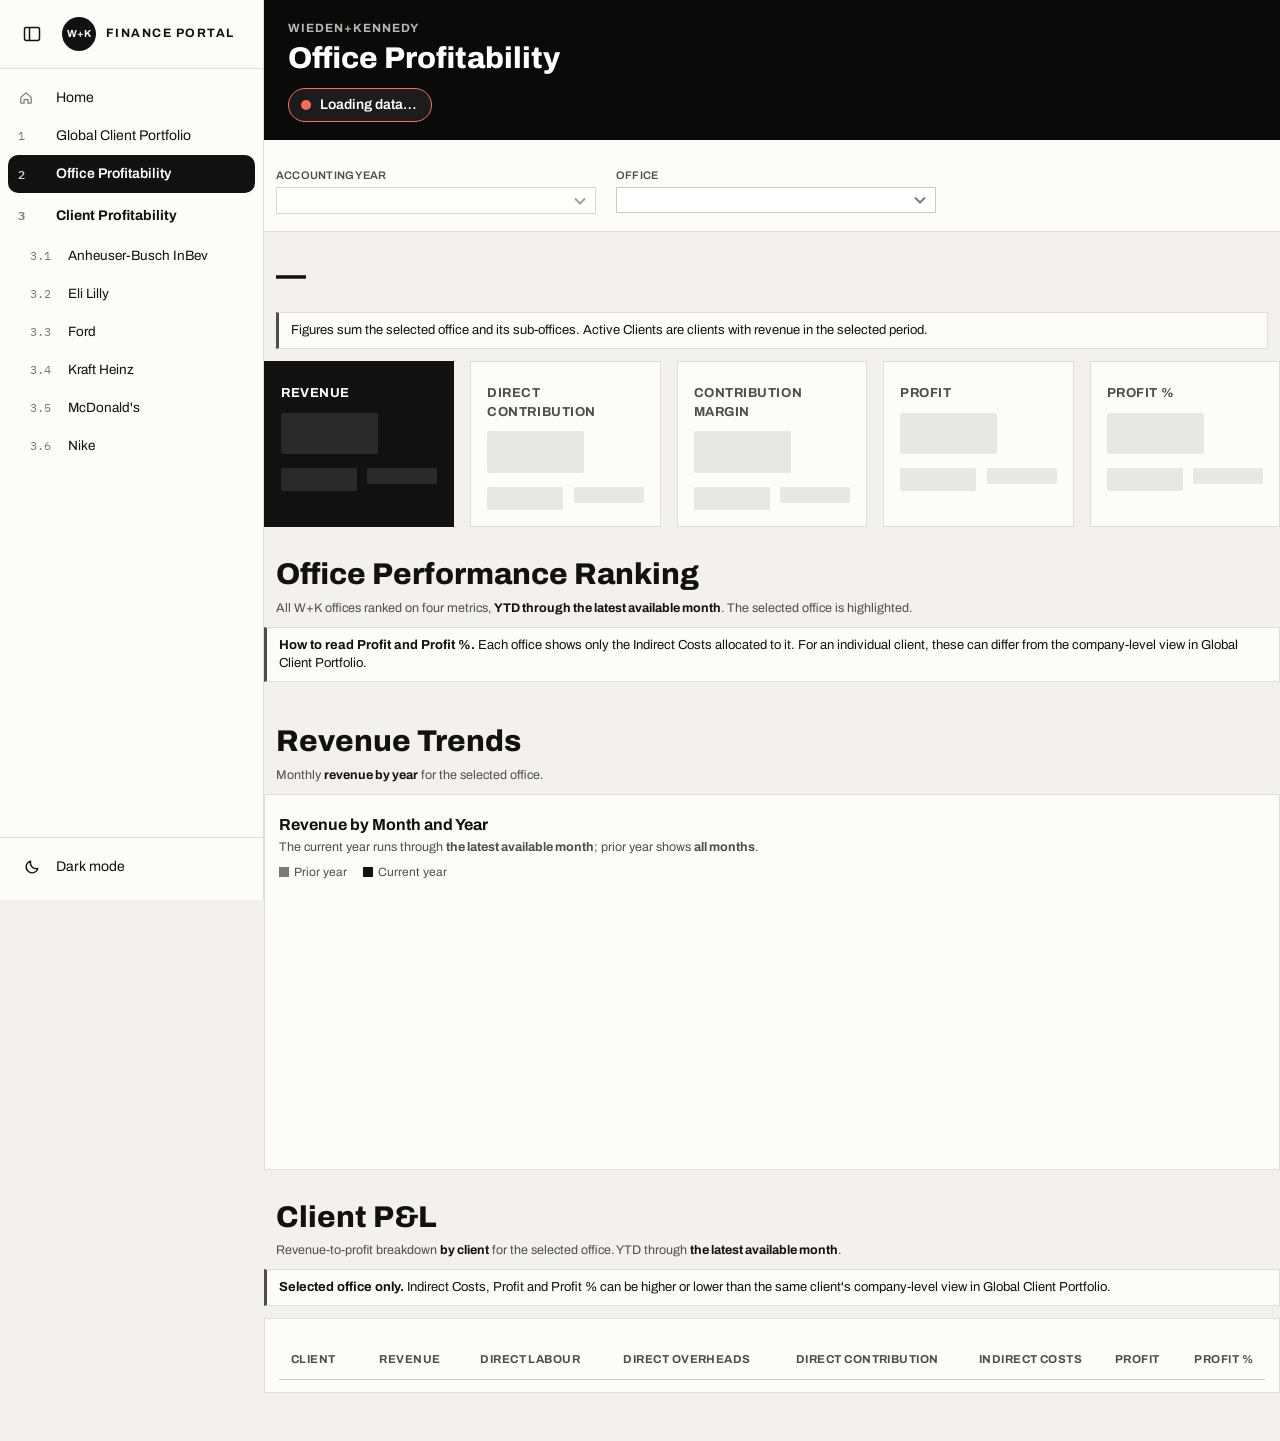
<file: office-profitability.html>
<!DOCTYPE html>
<html lang="en">
<head>
<meta charset="UTF-8">
<meta name="viewport" content="width=device-width, initial-scale=1.0">
<meta name="robots" content="noindex, nofollow">
<title>Office Profitability</title>
<link rel="icon" href="data:image/svg+xml,%3Csvg xmlns='http://www.w3.org/2000/svg' viewBox='0 0 64 64'%3E%3Crect width='64' height='64' rx='32' fill='%23080808'/%3E%3Ctext x='50%25' y='54%25' text-anchor='middle' font-size='18' font-family='Arial' font-weight='700' fill='white'%3EW%2BK%3C/text%3E%3C/svg%3E">
<link rel="stylesheet" href="assets/portal-shell.css">
<link rel="stylesheet" href="assets/report-theme.css">
<script src="assets/portal-shell.js"></script>
<link rel="preconnect" href="https://fonts.googleapis.com">
<link href="https://fonts.googleapis.com/css2?family=Archivo:wght@400;500;600;700;800&family=IBM+Plex+Mono:wght@400;500;600&display=swap" rel="stylesheet">
<script type="module" src="https://prod-useast-a.online.tableau.com/javascripts/api/tableau.embedding.3.latest.min.js"></script>
<style>
  :root {
    --bg: #F2F1ED; --panel: #FCFCFA; --card: #F4F4F2; --band: #F8F8F5;
    --ink: #111111; --ink2: #4F4F4A; --ink3: #7B7B74; --line: #DDDDDA; --line2: #C9C9C3;
    --good: #146B3A; --bad: #C0392B; --good-dark: #4ADE80; --bad-dark: #FF6B5F; --c-py: #7B7B74; --c-cy: #111111;
  }
  * { box-sizing: border-box; }
  body { margin: 0; background: var(--bg); color: var(--ink); font-family: "Archivo", system-ui, sans-serif; font-size: 14px; line-height: 1.45; }
  .shell { background: #0A0A0A; color: #fff; padding: 20px 24px 18px; }
  .shell .brand-label { font-size: 12px; font-weight: 700; letter-spacing: .08em; text-transform: uppercase; color: #B7B7B2; }
  .shell h1 { font-size: 30px; font-weight: 800; line-height: 1.15; margin: 4px 0 0; }
  .shell h1 span { font-size: 18px; font-weight: 500; color: #B7B7B2; margin-left: 10px; }
  .sync { display: inline-flex; align-items: center; gap: 9px; margin-top: 12px; padding: 6px 14px 6px 12px; border: 1px solid #3A3A3A; border-radius: 999px; background: #1C1C1C; font-weight: 600; font-size: 14px; color: #FFFFFF; cursor: default; }
  .sync .dot { width: 10px; height: 10px; border-radius: 50%; background: #A6A6A0; flex: none; }
  .sync.loading .dot, .sync.updating .dot, .sync.signin .dot, .sync.cached .dot { background: #FF6B5F; animation: pulse .8s ease-in-out infinite; }
  .sync.loading, .sync.updating, .sync.signin, .sync.cached { border-color: #FF6B5F; }
  #signin { display: flex; align-items: center; flex-wrap: wrap; gap: 12px 16px; margin-top: 12px; font-size: 14px; color: #E7E8E6; }
  #signin[hidden] { display: none; }
  #signin button { font: inherit; font-weight: 700; padding: 8px 16px; background: #FFFFFF; color: #111111; border: 0; border-radius: 3px; cursor: pointer; }
  #signin button:focus-visible { outline: 2px solid #FFFFFF; outline-offset: 2px; }
  .sync.ready .dot { background: #4ADE80; }
  .sync.error .dot { background: #FF6B5F; }
  .sync.error { color: #FF6B5F; }
  @keyframes pulse { 0%, 100% { opacity: 1; } 50% { opacity: .25; } }

  body.is-loading .kpi .v, body.is-loading .kpi .row span { color: transparent !important; background: #E7E8E6; border-radius: 2px; }
  body.is-loading .kpi .v { width: 62%; }
  body.is-loading .kpi.dark .v, body.is-loading .kpi.dark .row span { background: #2A2A2A; }
  body.is-loading .kpi .row span { min-width: 70px; min-height: 16px; display: inline-block; }
  body.is-updating .kpis { opacity: .45; transition: opacity .15s; }
  main { max-width: 1480px; margin: 0 auto; padding: 0 0 48px; }

  .filters { position: sticky; top: var(--nav-h, 0px); z-index: 190; border-bottom: 1px solid var(--line); background: var(--panel); display: grid; grid-template-columns: repeat(2, minmax(0, 320px)); gap: 20px; padding: 28px 12px 16px; }
  .filters label { display: block; font-size: 11px; font-weight: 600; text-transform: uppercase; color: var(--ink2); margin-bottom: 3px; letter-spacing: .02em; }
  .filters { --chev: url("data:image/svg+xml,%3Csvg xmlns='http://www.w3.org/2000/svg' viewBox='0 0 12 8'%3E%3Cpath d='M1 1.5l5 5 5-5' fill='none' stroke='%23111111' stroke-width='2'/%3E%3C/svg%3E"); --chev-off: url("data:image/svg+xml,%3Csvg xmlns='http://www.w3.org/2000/svg' viewBox='0 0 12 8'%3E%3Cpath d='M1 1.5l5 5 5-5' fill='none' stroke='%237B7B74' stroke-width='2'/%3E%3C/svg%3E"); }
  .filters select { width: 100%; min-height: 26px; font: inherit; font-size: 13px; padding: 3px 26px 3px 6px; border: 1px solid var(--ink); background: #fff var(--chev) no-repeat right 9px center / 12px 8px; border-radius: 0; appearance: none; -webkit-appearance: none; }
  .filters select:disabled { color: var(--ink3); border-color: var(--line2); background-image: var(--chev-off); }
  .filters select:focus-visible { outline: 2px solid var(--ink); outline-offset: 2px; }
  .sync-mini { position: absolute; left: 12px; top: 7px; display: none; align-items: center; gap: 7px; max-width: calc(100% - 24px); font-size: 12px; font-weight: 600; color: var(--ink2); white-space: nowrap; overflow: hidden; text-overflow: ellipsis; }
  body.sync-hidden .sync-mini { display: flex; }
  .sync-mini .dot { width: 8px; height: 8px; border-radius: 50%; background: #A6A6A0; flex: none; }
  .sync-mini.loading .dot, .sync-mini.updating .dot, .sync-mini.signin .dot, .sync-mini.cached .dot { background: #FF6B5F; animation: pulse .8s ease-in-out infinite; }
  .sync-mini.ready .dot { background: #4ADE80; }
  .sync-mini.error .dot, .sync-mini.error { background: none; color: var(--bad); }
  .sync-mini.error .dot { background: var(--bad); }
  .combo { position: relative; }
  .combo-btn { position: relative; width: 100%; min-height: 26px; padding: 3px 26px 3px 6px; font: inherit; font-size: 13px; color: var(--ink); text-align: left; white-space: nowrap; overflow: hidden; text-overflow: ellipsis; background: #fff var(--chev) no-repeat right 9px center / 12px 8px; border: 1px solid var(--ink); border-radius: 0; cursor: pointer; }
  .combo-btn:disabled { color: var(--ink3); border-color: var(--line2); background-image: var(--chev-off); cursor: default; }
  .combo-btn:focus-visible, .combo-search:focus-visible { outline: 2px solid var(--ink); outline-offset: 2px; }
  .combo-panel { position: absolute; z-index: 150; left: 0; right: 0; top: 100%; margin-top: 2px; background: #fff; border: 1px solid var(--ink); box-shadow: 0 2px 8px rgba(0,0,0,.18); }
  .combo-panel[hidden] { display: none; }
  .combo-search { display: block; width: 100%; padding: 6px 8px; font: inherit; font-size: 13px; background: #fff; border: 0; border-bottom: 1px solid var(--line2); border-radius: 0; }
  .combo-list { list-style: none; margin: 0; padding: 0; max-height: 260px; overflow-y: auto; }
  .combo-list li { padding: 5px 8px; font-size: 13px; cursor: pointer; }
  .combo-list li.active { background: #E7E8E6; }
  .combo-list li[aria-selected="true"] { font-weight: 700; }
  .combo-list li.none { color: var(--ink3); cursor: default; }
  .caption { font-size: 12.5px; color: var(--ink2); padding: 4px 12px 14px; margin: 0; }
  .caption b { color: var(--ink); }
  .empty-state { margin: 0 0 12px; padding: 16px; background: var(--panel); border: 1px solid var(--line); color: var(--ink2); }
  .office-title { font-size: 30px; font-weight: 800; margin: 22px 12px 4px; }
  .office-title .sep { color: var(--ink3); font-weight: 500; margin: 0 8px; }

  .kpis { display: grid; grid-template-columns: repeat(5, 1fr); gap: 16px; }
  .kpi { background: var(--panel); padding: 22px 16px 16px; min-height: 158px; border: 1px solid var(--line); }
  .kpi .k { font-size: 13px; font-weight: 700; letter-spacing: .04em; text-transform: uppercase; color: var(--ink2); }
  .kpi .v { font-size: 38px; font-weight: 800; line-height: 1.1; margin: 10px 0 14px; letter-spacing: -.01em; }
  .kpi .row { display: flex; justify-content: space-between; align-items: baseline; font-size: 15px; font-weight: 700; }
  .kpi .py small { font-size: 12px; font-weight: 500; margin-right: 6px; color: var(--ink2); }
  .kpi.dark { background: var(--ink); color: #fff; border-color: var(--ink); }
  .kpi.dark .k { color: #fff; }
  .kpi.dark .py small { color: #B7B7B2; }
  .delta.pos { color: var(--good); } .delta.neg { color: var(--bad); }
  .kpi.dark .delta.pos { color: var(--good-dark); } .kpi.dark .delta.neg { color: var(--bad-dark); }
  .delta.na { color: var(--ink3); }

  h2.sec { font-size: 30px; font-weight: 800; margin: 26px 12px 2px; }
  .h2sub { font-size: 12.5px; color: var(--ink2); margin: 0 12px 10px; }
  .h2sub b { color: var(--ink); }
  .pl-note { font-size: 13px; color: var(--ink); margin: 0 0 12px; padding: 8px 12px; border: 1px solid var(--line); border-left: 3px solid var(--ink2); background: var(--panel); }
  .pl-note.kpi-intro { margin: 14px 12px 12px; }
  .kpi-intro p { margin: 0; }
  .period { display: inline-flex; align-items: center; flex-wrap: wrap; gap: 6px 10px; margin: 0 0 10px; padding: 7px 14px; border: 1px solid var(--line2); border-radius: 999px; background: var(--panel); font-size: 14px; }
  .period[hidden] { display: none; }
  .period .mode { font-weight: 800; letter-spacing: .06em; text-transform: uppercase; font-size: 12px; background: var(--ink); color: #fff; padding: 3px 9px; border-radius: 999px; }
  .period .vs { color: var(--ink3); }
  .panel { background: var(--panel); border: 1px solid var(--line); padding: 18px 14px 12px; }
  .panel h3 { font-size: 16px; margin: 0; font-weight: 700; }
  .panel .sub { font-size: 12.5px; color: var(--ink2); margin: 2px 0 8px; }
  body.is-updating .rankings, body.is-updating #chart, body.is-updating .pl { opacity: .45; transition: opacity .15s; }

  .rankings { display: grid; grid-template-columns: repeat(2, 1fr); gap: 16px; }
  .rank-head { display: flex; align-items: baseline; flex-wrap: wrap; gap: 0 10px; margin-bottom: 10px; }
  .rank-head .pos { font-size: 13px; font-weight: 500; color: var(--ink2); }
  .rank-head .pos b { color: var(--ink); font-weight: 800; }
  .rank-head .dot { color: var(--ink3); }
  .rank-row { display: grid; grid-template-columns: 130px 1fr; align-items: center; gap: 10px; padding: 3px 0; font-size: 13px; }
  .rank-row .nm { white-space: nowrap; overflow: hidden; text-overflow: ellipsis; color: var(--ink2); }
  .rank-row.sel .nm { color: var(--ink); font-weight: 700; }
  .rank-row .bar-cell { display: grid; grid-template-columns: 1fr 76px; align-items: center; gap: 8px; min-width: 0; }
  .rank-row .track { position: relative; height: 14px; }
  .rank-row .track.has-neg::before { content: ""; position: absolute; left: var(--zero); top: -3px; bottom: -3px; width: 1px; background: var(--line2); }
  .rank-row .bar { position: absolute; top: 0; height: 14px; background: #B7B7B2; min-width: 2px; }
  .rank-row.sel .bar { background: var(--ink); }
  .rank-row .val { font-size: 12.5px; font-variant-numeric: tabular-nums; color: var(--ink2); white-space: nowrap; }
  .rank-row.sel .val { color: var(--ink); font-weight: 700; }
  .rank-row .bar.neg { background: var(--bad); opacity: .55; }
  .rank-row.sel .bar.neg { opacity: 1; }

  .legend { display: flex; gap: 16px; font-size: 12px; color: var(--ink2); margin-bottom: 4px; }
  .legend i { display: inline-block; width: 10px; height: 10px; margin-right: 5px; vertical-align: -1px; }
  #chart { width: 100%; height: auto; display: block; }
  .chart-box { position: relative; }
  #chart .bar { cursor: default; }
  #chart .bar:hover { opacity: .8; }
  .chart-tip { position: absolute; pointer-events: none; background: var(--ink); color: #fff; padding: 8px 12px; font-size: 12.5px; line-height: 1.4; white-space: nowrap; box-shadow: 0 2px 8px rgba(0,0,0,.18); z-index: 2; }
  .chart-tip[hidden] { display: none; }
  .chart-tip .t { font-weight: 700; }
  .chart-tip .v { font-size: 14px; font-weight: 600; }
  .chart-tip .d.pos { color: var(--good-dark); } .chart-tip .d.neg { color: var(--bad-dark); }

  .pl-wrap { overflow: auto; max-height: calc(44px + 10 * 36px); }   /* the header plus about 10 rows; the rest scrolls */
  .pl thead th { position: sticky; top: 0; z-index: 2; background: var(--panel); border-bottom: 0; box-shadow: inset 0 -1px 0 var(--line2); }
  .pl { width: 100%; border-collapse: collapse; font-size: 13px; font-variant-numeric: tabular-nums; }
  .pl th { font-size: 11.5px; font-weight: 700; letter-spacing: .04em; text-transform: uppercase; color: var(--ink2); text-align: right; padding: 14px 12px 12px; border-bottom: 1px solid var(--line2); white-space: nowrap; }
  .pl th:first-child, .pl td:first-child { text-align: left; }
  .pl th button { font: inherit; letter-spacing: inherit; text-transform: inherit; color: inherit; background: none; border: 0; padding: 0; cursor: pointer; }
  .pl th button:hover, .pl th[aria-sort] button { color: var(--ink); }
  .pl th button:focus-visible { outline: 2px solid var(--ink); outline-offset: 2px; }
  .pl th[aria-sort="ascending"] button::after { content: " \25B4"; }
  .pl th[aria-sort="descending"] button::after { content: " \25BE"; }
  .pl td { text-align: right; padding: 8px 12px; border-bottom: 1px solid var(--line); white-space: nowrap; }
  .pl tr.total td { font-weight: 700; background: var(--band); border-bottom: 1px solid var(--line2); }
  .pl tr.client td:first-child { font-weight: 600; }
  .info-btn { margin-left: 6px; width: 16px; height: 16px; padding: 0; border: 1px solid var(--ink3); border-radius: 50%; background: none; color: var(--ink2); font: 700 11px/1 "Archivo", system-ui, sans-serif; cursor: pointer; vertical-align: 1px; }
  .info-btn:hover, .info-btn[aria-expanded="true"] { border-color: var(--ink); background: var(--ink); color: #fff; }
  .info-btn:focus-visible { outline: 2px solid var(--ink); outline-offset: 2px; }
  .info-pop { position: fixed; z-index: 200; max-width: 300px; background: var(--ink); color: #fff; padding: 8px 12px; font-size: 12.5px; font-weight: 400; line-height: 1.4; text-align: left; white-space: normal; box-shadow: 0 2px 8px rgba(0,0,0,.18); }
  .info-pop[hidden] { display: none; }

  .status { font-size: 12px; color: var(--ink3); margin: 14px 12px 0; }
  .status.err { color: var(--bad); font-weight: 600; }
  .source { margin: 16px 0 0; }
  /* Kept laid out off-screen (not display:none) so the embed still loads; revealed when sign-in is needed or with ?source in the address. */
  .source.is-hidden { position: absolute; left: -10000px; top: 0; width: 1100px; height: 480px; overflow: hidden; margin: 0; }
  .source h2 { font-size: 18px; font-weight: 800; margin: 0 12px 2px; }
  .source tableau-viz { display: block; }
  .source .note { font-size: 12.5px; color: var(--ink2); margin: 0 12px 8px; }

  @media (max-width: 900px) {
    .filters { grid-template-columns: 1fr 1fr; }
    .kpis { grid-template-columns: 1fr 1fr; }
    .kpi .v { font-size: 34px; }
    .office-title, h2.sec { font-size: 24px; }
    .rankings { grid-template-columns: 1fr; }
  }
</style>
</head>
<body class="is-loading">
<div class="shell">
  <div class="brand-label">Wieden+Kennedy</div>
  <h1>Office Profitability</h1>
  <div class="sync loading" id="sync" role="status" aria-live="polite"><span class="dot"></span><span id="sync-text">Loading data…</span></div>
  <div class="signin" id="signin" hidden>
    <span>Tableau needs you to sign in before the report can load. The sign-in box is just below.</span>
    <button type="button" id="signin-btn">Sign in below ↓</button>
  </div>
</div>
<main>
  <section class="source is-hidden" id="source" aria-hidden="true">
    <h2 id="source-title">Sign in to Tableau</h2>
    <p class="note" id="source-note">Use the box below to sign in and load the report. This box disappears once the data loads.</p>
    <tableau-viz id="viz"
      src="https://prod-useast-a.online.tableau.com/t/wk/views/ProfitabilityPortalData/SRC_CPD_ClientOfficeMonth"
      width="100%" height="420" toolbar="hidden" hide-tabs iframe-attr-loading="eager">
    </tableau-viz>
  </section>

  <section class="filters">
    <div class="sync-mini loading" id="sync-mini" aria-hidden="true"><span class="dot"></span><span id="sync-mini-text">Loading data…</span></div>
    <div><label for="f-year">Accounting Year</label><select id="f-year" disabled></select></div>
    <div><label for="f-office">Office</label><select id="f-office" disabled></select></div>
  </section>

  <h1 class="office-title" id="office-title">—</h1>
  <p class="empty-state" id="empty-state" hidden>No data for this selection.</p>
  <div class="pl-note kpi-intro">
    <div class="period" id="period-pill" hidden></div>
    <p>Figures sum the selected office and its sub-offices. Active Clients are clients with revenue in the selected period.</p>
  </div>

  <section class="kpis">
    <div class="kpi dark" id="k-rev"><div class="k">Revenue</div><div class="v">—</div><div class="row"><span class="py"><small></small><span></span></span><span class="delta"></span></div></div>
    <div class="kpi" id="k-dc"><div class="k">Direct Contribution</div><div class="v">—</div><div class="row"><span class="py"><small></small><span></span></span><span class="delta"></span></div></div>
    <div class="kpi" id="k-cm"><div class="k">Contribution Margin</div><div class="v">—</div><div class="row"><span class="py"><small></small><span></span></span><span class="delta"></span></div></div>
    <div class="kpi" id="k-pr"><div class="k">Profit</div><div class="v">—</div><div class="row"><span class="py"><small></small><span></span></span><span class="delta"></span></div></div>
    <div class="kpi" id="k-pp"><div class="k">Profit %</div><div class="v">—</div><div class="row"><span class="py"><small></small><span></span></span><span class="delta"></span></div></div>
  </section>

  <h2 class="sec">Office Performance Ranking</h2>
  <p class="h2sub">All W+K offices ranked on four metrics, <b>YTD through <span id="rk-cutoff">the latest available month</span></b>. The selected office is highlighted.</p>
  <p class="pl-note"><strong>How to read Profit and Profit %.</strong> Each office shows only the Indirect Costs allocated to it. For an individual client, these can differ from the company-level view in Global Client Portfolio.</p>
  <section class="rankings" id="rankings"></section>

  <h2 class="sec">Revenue Trends</h2>
  <p class="h2sub">Monthly <b>revenue by year</b> for the selected office.</p>
  <div class="panel">
    <h3>Revenue by Month and Year</h3>
    <p class="sub">The current year runs through <b id="chart-cutoff">the latest available month</b>; prior year shows <b>all months</b>.</p>
    <div class="legend"><span><i style="background:var(--c-py)"></i><span id="lg-py">Prior year</span></span><span><i style="background:var(--c-cy)"></i><span id="lg-cy">Current year</span></span></div>
    <div class="chart-box">
      <svg id="chart" viewBox="0 0 1200 330" role="img" aria-label="Revenue by month and year"></svg>
      <div class="chart-tip" id="chart-tip" hidden></div>
    </div>
  </div>

  <h2 class="sec" id="cl-title">Client P&amp;L</h2>
  <p class="h2sub">Revenue-to-profit breakdown <b>by client</b> for the selected office. YTD through <b id="pl-cutoff">the latest available month</b>.</p>
  <p class="pl-note"><strong>Selected office only.</strong> Indirect Costs, Profit and Profit % can be higher or lower than the same client's company-level view in Global Client Portfolio.</p>
  <div class="panel">
    <div class="pl-wrap">
      <table class="pl" id="pl">
        <thead><tr><th data-k="label"><button type="button">Client</button></th><th data-k="rev"><button type="button">Revenue</button></th><th data-k="dl"><button type="button">Direct Labour</button></th><th data-k="dov"><button type="button">Direct Overheads</button></th><th data-k="dc"><button type="button">Direct Contribution</button></th><th data-k="ind"><button type="button">Indirect Costs</button></th><th data-k="profit"><button type="button">Profit</button></th><th data-k="pct"><button type="button">Profit %</button></th></tr></thead>
        <tbody id="pl-body"></tbody>
      </table>
    </div>
  </div>

  <p class="status err" id="status" hidden></p>

</main>

<script type="module">
  // Chart colors come from the active theme (--c-* in assets/report-theme.css).
  const TH = new Proxy({}, { get: (_, k) => getComputedStyle(document.documentElement).getPropertyValue("--c-" + k).trim() });
  const viz = document.getElementById("viz");
  const statusEl = document.getElementById("status");
  const yearSel = document.getElementById("f-year");
  const officeSel = document.getElementById("f-office");
  const MONTHS = ["January","February","March","April","May","June","July","August","September","October","November","December"];
  const MONTH_WORDS = {
    january:1, jan:1, enero:1, ene:1, february:2, feb:2, febrero:2, march:3, mar:3, marzo:3,
    april:4, apr:4, abril:4, abr:4, may:5, mayo:5, june:6, jun:6, junio:6, july:7, jul:7, julio:7,
    august:8, aug:8, agosto:8, ago:8, september:9, sep:9, sept:9, septiembre:9, setiembre:9,
    october:10, oct:10, octubre:10, november:11, nov:11, noviembre:11, december:12, dec:12, diciembre:12, dic:12
  };
  const DEFAULT_OFFICE = "New York";

  // One fact per year x month x client x parent office, leaf rows only (the WKI root row is excluded:
  // an office's figures are the sum of its own leaf offices, as in the Tableau report).
  let facts = [];
  let reading = false, rerun = false, timer = null;

  const syncEl = document.getElementById("sync");
  const syncText = document.getElementById("sync-text");
  const syncMini = document.getElementById("sync-mini");
  const syncMiniText = document.getElementById("sync-mini-text");
  // The compact status in the sticky filter bar shows only once the header status has scrolled out of view.
  new IntersectionObserver(([e]) => document.body.classList.toggle("sync-hidden", !e.isIntersecting)).observe(syncEl);
  let loaded = false;
  let lastSync = "";

  function setState(state, text, detail) {
    syncEl.className = "sync " + state;
    syncText.textContent = text;
    syncMini.className = "sync-mini " + state;
    syncMiniText.textContent = text;
    syncEl.title = detail || "";
    if (state === "ready" || state === "error" || state === "cached") document.body.classList.remove("is-loading");
    document.body.classList.toggle("is-updating", state === "updating");
    statusEl.hidden = state !== "error";
    statusEl.textContent = state === "error" ? detail || text : "";
  }
  function busyState() {
    if (fromCache) return ["cached", "Saved data from " + lastSync + " · Updating…"];
    return loaded ? ["updating", "Updating…"] : ["loading", "Loading data…"];
  }

  // ---------- local cache (IndexedDB): paint the last read instantly, refresh from Tableau in the background ----------
  const CACHE_KEY = "office-profitability-facts-v1";
  let fromCache = false;
  function idb() {
    return new Promise((res, rej) => {
      const r = indexedDB.open("wk-finance-portal", 1);
      r.onupgradeneeded = () => r.result.createObjectStore("cache");
      r.onsuccess = () => res(r.result);
      r.onerror = () => rej(r.error);
    });
  }
  async function cacheGet() {
    try {
      const db = await idb();
      return await new Promise((res, rej) => {
        const q = db.transaction("cache").objectStore("cache").get(CACHE_KEY);
        q.onsuccess = () => res(q.result || null);
        q.onerror = () => rej(q.error);
      });
    } catch (_) { return null; }
  }
  async function cachePut(v) {
    try {
      const db = await idb();
      await new Promise((res, rej) => {
        const t = db.transaction("cache", "readwrite");
        t.objectStore("cache").put(v, CACHE_KEY);
        t.oncomplete = res;
        t.onerror = () => rej(t.error);
      });
    } catch (_) {}
  }
  function errText(e) { return e && e.message ? e.message : String(e); }
  function sheet() {
    const s = viz.workbook.activeSheet;
    return s.sheetType === "worksheet" ? s : (s.worksheets && s.worksheets[0]) || null;
  }

  // ---------- data shape ----------
  function toNum(v) {
    if (typeof v === "number") return v;
    if (typeof v === "string" && v.trim() !== "" && !isNaN(Number(v))) return Number(v);
    return null;
  }
  function monthOf(cell) {
    const n = toNum(cell.value);
    if (n !== null && Number.isInteger(n) && n >= 1 && n <= 12) return n;
    for (const s of [cell.value, cell.formattedValue]) {
      if (typeof s === "string") {
        const m = MONTH_WORDS[s.trim().toLowerCase().replace(/\./g, "")];
        if (m) return m;
      }
    }
    return null;
  }
  // SRC_CPD_ClientOfficeMonth carries each measure as _USD and _Local; the page is USD-only.
  function kindOf(name) {
    const s = String(name || "").trim().toLowerCase();
    return { revenue_usd: "rev", directlabour_usd: "dl", directoverheads_usd: "dov",
             directcontribution_usd: "dc", indirectcosts_usd: "ind" }[s] || null;
  }

  function parse(table) {
    const cols = table.columns, rows = table.data;
    if (!rows.length) return [];
    const names = cols.map(c => c.fieldName.trim());
    const find = re => names.findIndex(n => re.test(n));
    const mn = find(/^(measure names|nombres de medidas)$/i);
    const mv = find(/^(measure values|valores de medidas)$/i);
    const ai = find(/^abstract$/i);
    const ci = find(/^reportingclient/i);
    const pi = find(/^parent\s*office/i);
    let yi = -1, mi = -1;
    cols.forEach((c, i) => {
      if (yi >= 0 || i === mn || i === mv) return;
      if (rows.every(r => { const n = toNum(r[i].value); return n !== null && n >= 1900 && n <= 2100; })) yi = i;
    });
    cols.forEach((c, i) => {
      if (mi >= 0 || i === mn || i === mv || i === yi) return;
      if (rows.every(r => monthOf(r[i]) !== null)) mi = i;
    });
    if (yi < 0 || mi < 0 || ai < 0 || ci < 0 || pi < 0) throw new Error("Unexpected data shape. Columns: " + names.join(" · "));
    const isLeaf = r => { const v = r[ai].value; return v === false || /^(false|falso)$/i.test(String(v)); };

    const map = new Map();
    const fact = r => {
      const y = toNum(r[yi].value), m = monthOf(r[mi]), client = r[ci].formattedValue, office = r[pi].formattedValue;
      const k = [y, m, client, office].join("|");
      if (!map.has(k)) map.set(k, { y, m, client, office, rev: 0, dl: 0, dov: 0, dc: 0, ind: 0 });
      return map.get(k);
    };
    if (mn >= 0 && mv >= 0) {
      rows.filter(isLeaf).forEach(r => {
        const k = kindOf(r[mn].value) || kindOf(r[mn].formattedValue);
        const v = toNum(r[mv].value);
        if (k && v !== null) fact(r)[k] += v;
      });
    } else {
      const ms = cols.map((c, i) => ({ i, k: kindOf(c.fieldName) })).filter(x => x.k);
      if (!ms.length) throw new Error("No Revenue/Direct Contribution columns found. Columns: " + names.join(" · "));
      rows.filter(isLeaf).forEach(r => { const f = fact(r); ms.forEach(({ i, k }) => { const v = toNum(r[i].value); if (v !== null) f[k] += v; }); });
    }
    return [...map.values()];
  }

  // ---------- reading ----------
  function refresh() { clearTimeout(timer); timer = setTimeout(readNow, 120); }

  async function readNow() {
    if (reading) { rerun = true; return; }
    reading = true;
    setState(...busyState());
    let reader;
    try {
      const t0 = performance.now();
      reader = await sheet().getSummaryDataReaderAsync();
      const table = await reader.getAllPagesAsync();
      const ms = Math.round(performance.now() - t0);
      facts = parse(table);
      fillSelectors();
      render();
      loaded = true;
      lastSync = new Date().toLocaleTimeString("en-US", { hour: "2-digit", minute: "2-digit" });
      fromCache = false;
      cachePut({ facts, time: lastSync });
      setState("ready", "Ready · Read from Tableau at " + lastSync,
        table.data.length + " rows read in " + ms + " ms");
    } catch (e) {
      setState("error", "Error", "Could not read data from Tableau: " + errText(e));
    } finally {
      if (reader) { try { await reader.releaseAsync(); } catch (_) {} }
      reading = false;
      if (rerun) { rerun = false; refresh(); }
    }
  }

  // ---------- searchable select: a combo box layered over a native <select>, which stays the source of truth ----------
  function enhanceSelect(sel) {
    if (sel.dataset.combo) return;
    sel.dataset.combo = "1";
    const label = document.querySelector('label[for="' + sel.id + '"]');
    const wrap = document.createElement("div"); wrap.className = "combo";
    sel.parentNode.insertBefore(wrap, sel);
    const btn = document.createElement("button");
    btn.type = "button"; btn.className = "combo-btn"; btn.id = sel.id + "-combo";
    btn.setAttribute("aria-haspopup", "listbox"); btn.setAttribute("aria-expanded", "false");
    if (label) label.htmlFor = btn.id;
    const panel = document.createElement("div"); panel.className = "combo-panel"; panel.hidden = true;
    const search = document.createElement("input");
    search.type = "search"; search.className = "combo-search"; search.placeholder = "Search…";
    search.setAttribute("aria-label", "Search " + (label ? label.textContent : "options"));
    const list = document.createElement("ul"); list.className = "combo-list"; list.setAttribute("role", "listbox");
    panel.append(search, list);
    wrap.append(btn, panel, sel);
    sel.hidden = true;
    let items = [], active = -1;
    const sync = () => { const o = sel.options[sel.selectedIndex]; btn.textContent = o ? o.textContent : ""; btn.disabled = sel.disabled; };
    sel._comboSync = sync;
    const close = focusBtn => { panel.hidden = true; btn.setAttribute("aria-expanded", "false"); if (focusBtn) btn.focus(); };
    const setActive = i => { active = i; items.forEach((li, k) => li.classList.toggle("active", k === i)); if (items[i]) items[i].scrollIntoView({ block: "nearest" }); };
    const pick = v => { close(true); if (sel.value !== v) { sel.value = v; sel.dispatchEvent(new Event("change")); } sync(); };
    const render = () => {
      const q = search.value.trim().toLowerCase();
      list.replaceChildren(); items = [];
      [...sel.options].forEach(o => {
        if (q && !o.textContent.toLowerCase().includes(q)) return;
        const li = document.createElement("li");
        li.setAttribute("role", "option"); li.textContent = o.textContent; li.dataset.value = o.value;
        li.setAttribute("aria-selected", String(o.value === sel.value));
        li.addEventListener("mousedown", e => { e.preventDefault(); pick(o.value); });
        list.appendChild(li); items.push(li);
      });
      if (!items.length) { const li = document.createElement("li"); li.className = "none"; li.textContent = "No matches"; list.appendChild(li); }
      setActive(items.length ? (q ? 0 : Math.max(0, items.findIndex(li => li.dataset.value === sel.value))) : -1);
    };
    const open = () => { if (btn.disabled) return; panel.hidden = false; btn.setAttribute("aria-expanded", "true"); search.value = ""; render(); search.focus(); };
    btn.addEventListener("click", () => panel.hidden ? open() : close(false));
    search.addEventListener("input", render);
    search.addEventListener("keydown", e => {
      if (e.key === "ArrowDown") { e.preventDefault(); if (items.length) setActive((active + 1) % items.length); }
      else if (e.key === "ArrowUp") { e.preventDefault(); if (items.length) setActive((active - 1 + items.length) % items.length); }
      else if (e.key === "Enter") { e.preventDefault(); if (items[active]) pick(items[active].dataset.value); }
      else if (e.key === "Escape") { e.preventDefault(); close(true); }
      else if (e.key === "Tab") close(false);
    });
    document.addEventListener("mousedown", e => { if (!wrap.contains(e.target)) close(false); });
    new MutationObserver(sync).observe(sel, { attributes: true, attributeFilter: ["disabled"] });
    sync();
  }

  // ---------- selectors (in-page; no Tableau filter is applied) ----------
  function fill(sel, values, keep) {
    sel.replaceChildren();
    values.forEach(v => { const o = document.createElement("option"); o.value = v; o.textContent = v; sel.appendChild(o); });
    if (keep && values.map(String).includes(String(keep))) sel.value = keep;
    sel.disabled = values.length === 0;
  }
  function fillSelectors() {
    const years = [...new Set(facts.filter(f => f.rev !== 0).map(f => f.y))].sort((a, b) => b - a);
    fill(yearSel, years, yearSel.value);
    const offices = [...new Set(facts.map(f => f.office).filter(o => o && String(o).trim() !== ""))]
      .sort((a, b) => String(a).localeCompare(String(b)));
    fill(officeSel, offices, officeSel.value || (offices.includes(DEFAULT_OFFICE) ? DEFAULT_OFFICE : offices[0]));
    if (officeSel._comboSync) officeSel._comboSync();
  }
  yearSel.addEventListener("change", render);
  officeSel.addEventListener("change", render);
  enhanceSelect(officeSel);

  // ---------- KPIs ----------
  function fmtMoney(v) {
    if (v === null || !isFinite(v)) return "—";
    const a = Math.abs(v), sign = v < 0 ? "-" : "";
    if (a >= 1e9) return sign + "$" + (a / 1e9).toFixed(1) + "B";
    if (a >= 1e6) return sign + "$" + (a / 1e6).toFixed(1) + "M";
    if (a >= 1e3) return sign + "$" + (a / 1e3).toFixed(1) + "K";
    return sign + "$" + a.toFixed(0);
  }
  function fmtPct(v) { return v === null || !isFinite(v) ? "—" : (v * 100).toFixed(1) + "%"; }
  function pctDelta(cy, py) { return py ? (cy - py) / Math.abs(py) : null; }
  function signed(v, digits, suffix) { return (v >= 0 ? "+" : "") + v.toFixed(digits) + suffix; }

  // YTD sums for one office (leaf offices under the selected parent), plus the count of active clients.
  function officeSums(office, year, cutoff) {
    const s = { rev: 0, dc: 0, ind: 0 }, byClient = new Map();
    let any = false;
    for (const f of facts) {
      if (f.office !== office || f.y !== year || f.m > cutoff) continue;
      s.rev += f.rev; s.dc += f.dc; s.ind += f.ind; any = true;
      byClient.set(f.client, (byClient.get(f.client) || 0) + f.rev);
    }
    if (!any) return null;
    const profit = s.dc - s.ind;
    return {
      rev: s.rev, dc: s.dc, cm: s.rev ? s.dc / s.rev : null,
      profit, pp: s.rev ? profit / s.rev : null,
      clients: [...byClient.entries()].filter(([c, v]) => c && String(c).trim() !== "" && v > 0).length
    };
  }

  function setKpi(id, value, pyYear, pyValue, delta, deltaText) {
    const el = document.getElementById(id);
    el.querySelector(".v").textContent = value;
    el.querySelector(".py small").textContent = pyYear;
    el.querySelector(".py span").textContent = pyValue;
    const d = el.querySelector(".delta");
    d.textContent = deltaText;
    d.className = "delta " + (delta === null ? "na" : delta >= 0 ? "pos" : "neg");
  }

  function render() {
    const cyYear = Number(yearSel.value), office = officeSel.value;
    const titleEl = document.getElementById("office-title");
    document.getElementById("empty-state").hidden = !!cyYear && !!office;
    if (!cyYear || !office) {
      for (const id of ["k-rev", "k-dc", "k-cm", "k-pr", "k-pp"]) setKpi(id, "—", "", "", null, "n/a");
      titleEl.textContent = "—";
      document.getElementById("period-pill").hidden = true;
      for (const id of ["rankings", "chart", "pl-body"]) document.getElementById(id).replaceChildren();
      return;
    }
    // Cutoff = last month with revenue in the current year across all offices, so every office shares one period.
    const cyMonths = facts.filter(f => f.y === cyYear && f.rev !== 0).map(f => f.m);
    const cutoff = cyMonths.length ? Math.max(...cyMonths) : 12;
    const pyYear = cyYear - 1;
    const rangeOf = y => (cutoff === 1 ? MONTHS[0].slice(0, 3) : MONTHS[0].slice(0, 3) + "–" + MONTHS[cutoff - 1].slice(0, 3)) + " " + y;
    const cy = officeSums(office, cyYear, cutoff), py = officeSums(office, pyYear, cutoff);

    const sep = '<span class="sep">·</span>';
    titleEl.innerHTML = "";
    const name = document.createElement("span"); name.textContent = office.toUpperCase();
    const rest = document.createElement("span");
    rest.innerHTML = sep + cyYear + sep;
    const ac = document.createElement("span"); ac.textContent = (cy ? cy.clients : 0) + " Active Clients";
    titleEl.append(name, rest, ac);

    const dRev = cy && py ? pctDelta(cy.rev, py.rev) : null;
    const dDc = cy && py ? pctDelta(cy.dc, py.dc) : null;
    const dCm = cy && py && cy.cm !== null && py.cm !== null ? (cy.cm - py.cm) * 100 : null;
    const dPr = cy && py ? pctDelta(cy.profit, py.profit) : null;
    const dPp = cy && py && cy.pp !== null && py.pp !== null ? (cy.pp - py.pp) * 100 : null;
    const pyL = py ? rangeOf(pyYear) : "";
    const pill = document.getElementById("period-pill");
    pill.innerHTML = '<span class="mode">' + (cutoff < 12 ? "YTD" : "Full year") + '</span><b>' + rangeOf(cyYear) + '</b>'
      + (py ? '<span class="vs">vs</span><b>' + rangeOf(pyYear) + '</b>' : "") + '<span class="vs">· USD</span>';
    pill.hidden = false;
    setKpi("k-rev", fmtMoney(cy ? cy.rev : null), pyL, py ? fmtMoney(py.rev) : "", dRev, dRev === null ? "n/a" : signed(dRev * 100, 1, "%"));
    setKpi("k-dc", fmtMoney(cy ? cy.dc : null), pyL, py ? fmtMoney(py.dc) : "", dDc, dDc === null ? "n/a" : signed(dDc * 100, 1, "%"));
    setKpi("k-cm", fmtPct(cy ? cy.cm : null), pyL, py ? fmtPct(py.cm) : "", dCm, dCm === null ? "n/a" : signed(dCm, 1, " pts"));
    setKpi("k-pr", fmtMoney(cy ? cy.profit : null), pyL, py ? fmtMoney(py.profit) : "", dPr, dPr === null ? "n/a" : signed(dPr * 100, 1, "%"));
    setKpi("k-pp", fmtPct(cy ? cy.pp : null), pyL, py ? fmtPct(py.pp) : "", dPp, dPp === null ? "n/a" : signed(dPp, 1, " pts"));

    const cutoffLabel = cyMonths.length ? MONTHS[cutoff - 1] + " " + cyYear : "the latest available month";
    for (const id of ["rk-cutoff", "chart-cutoff", "pl-cutoff"]) document.getElementById(id).textContent = cutoffLabel;
    document.getElementById("lg-py").textContent = pyYear;
    document.getElementById("lg-cy").textContent = cyYear;
    document.getElementById("cl-title").textContent = "Client P&L: " + office;
    drawRankings(office, cyYear, cutoff);
    drawChart(office, cyYear, pyYear, cutoff);
    drawClients(office, cyYear, cutoff);
  }

  // ---------- rankings ----------
  const RANKS = [
    { title: "Revenue", get: s => s.rev, fmt: fmtMoney },
    { title: "Direct Contribution", get: s => s.dc, fmt: fmtMoney },
    { title: "Profit", get: s => s.profit, fmt: fmtMoney },
    { title: "Profit %", get: s => s.pp, fmt: fmtPct },
  ];
  function drawRankings(selected, year, cutoff) {
    // Every office with revenue in the period, each on its own leaf-sum.
    const all = [...new Set(facts.map(f => f.office).filter(o => o && String(o).trim() !== ""))]
      .map(o => ({ office: o, s: officeSums(o, year, cutoff) }))
      .filter(x => x.s && x.s.rev > 0);
    const host = document.getElementById("rankings");
    const frag = document.createDocumentFragment();
    for (const r of RANKS) {
      const rows = all.map(x => ({ office: x.office, v: r.get(x.s) })).filter(x => x.v !== null && isFinite(x.v))
        .sort((a, b) => b.v - a.v);
      // Zero axis: positive bars grow right of it, negative bars grow left of it.
      const maxPos = Math.max(0, ...rows.map(x => x.v));
      const maxNeg = Math.max(0, ...rows.map(x => -x.v));
      const range = (maxPos + maxNeg) || 1;
      const zero = maxNeg / range * 100;
      const panel = document.createElement("article"); panel.className = "panel";
      const head = document.createElement("div"); head.className = "rank-head";
      const h = document.createElement("h3"); h.textContent = r.title;
      const dot = document.createElement("span"); dot.className = "dot"; dot.textContent = "·";
      const info = document.createElement("span"); info.className = "pos";
      const pos = rows.findIndex(x => x.office === selected) + 1;
      if (pos) {
        const b = document.createElement("b"); b.textContent = "#" + pos + " of " + rows.length;
        info.append(selected + " ranks ", b);
      } else info.textContent = selected + " has no revenue in this period";
      head.append(h, dot, info); panel.appendChild(head);
      rows.forEach(x => {
        const row = document.createElement("div"); row.className = "rank-row" + (x.office === selected ? " sel" : "");
        const nm = document.createElement("span"); nm.className = "nm"; nm.textContent = x.office; nm.title = x.office;
        const cell = document.createElement("span"); cell.className = "bar-cell";
        const track = document.createElement("span"); track.className = "track" + (maxNeg > 0 ? " has-neg" : "");
        track.style.setProperty("--zero", zero.toFixed(2) + "%");
        const bar = document.createElement("span"); bar.className = "bar" + (x.v < 0 ? " neg" : "");
        const w = Math.abs(x.v) / range * 100;
        bar.style.width = w.toFixed(2) + "%";
        bar.style.left = (x.v < 0 ? zero - w : zero).toFixed(2) + "%";
        track.appendChild(bar);
        const val = document.createElement("span"); val.className = "val"; val.textContent = r.fmt(x.v);
        cell.append(track, val); row.append(nm, cell); panel.appendChild(row);
      });
      frag.appendChild(panel);
    }
    host.replaceChildren(frag);
  }

  // ---------- client table ----------
  function fmtUsd(v) {
    if (v === null || !isFinite(v)) return "—";
    return (v < 0 ? "-$" : "$") + Math.round(Math.abs(v)).toLocaleString("en-US");
  }
  function plRow(label) { return { label, rev: 0, dl: 0, dov: 0, dc: 0, ind: 0 }; }
  const NO_CLIENT = "(No client)";
  const NO_CLIENT_INFO = "Revenue and costs not assigned to a client. Indirect Costs here are the office's own amounts, so they can differ from Global Client Portfolio.";
  // One shared pop-up for the (i) buttons: opens on hover, focus or click (touch); closes on mouse leave, blur, outside click, Escape or scroll.
  const infoPop = document.createElement("div");
  infoPop.className = "info-pop"; infoPop.hidden = true; infoPop.setAttribute("role", "tooltip");
  document.body.appendChild(infoPop);
  let infoOwner = null;
  function hideInfo() { infoPop.hidden = true; if (infoOwner) infoOwner.setAttribute("aria-expanded", "false"); infoOwner = null; }
  function infoButton(text) {
    const b = document.createElement("button");
    b.type = "button"; b.className = "info-btn"; b.textContent = "i";
    b.setAttribute("aria-label", "More about this row"); b.setAttribute("aria-expanded", "false");
    const show = () => {
      if (infoOwner === b) return;
      hideInfo();
      infoPop.textContent = text; infoPop.hidden = false;
      const r = b.getBoundingClientRect();
      infoPop.style.left = Math.max(8, Math.min(r.left, window.innerWidth - infoPop.offsetWidth - 8)) + "px";
      infoPop.style.top = (r.top - infoPop.offsetHeight - 8 >= 8 ? r.top - infoPop.offsetHeight - 8 : r.bottom + 8) + "px";
      infoOwner = b; b.setAttribute("aria-expanded", "true");
    };
    b.addEventListener("mouseenter", show);
    b.addEventListener("mouseleave", hideInfo);
    b.addEventListener("focus", show);
    b.addEventListener("blur", hideInfo);
    b.addEventListener("click", e => { e.stopPropagation(); show(); });
    return b;
  }
  document.addEventListener("click", hideInfo);
  document.addEventListener("keydown", e => { if (e.key === "Escape") hideInfo(); });
  window.addEventListener("scroll", hideInfo, true);
  window.addEventListener("resize", hideInfo);
  // Default order: Revenue, then Direct Contribution, Profit and Profit % as tie-breakers (all descending); "(No client)" last.
  const desc = (x, y) => x === y ? 0 : x > y ? -1 : 1;
  const profitPct = r => Math.abs(r.rev) < 1 ? -Infinity : (r.dc - r.ind) / r.rev;
  // Column sort on header click: natural order first (Client A-Z, numbers high to low), second click reverses, third resets to default.
  const SORT_VAL = { rev: r => r.rev, dl: r => r.dl, dov: r => r.dov, dc: r => r.dc, ind: r => r.ind, profit: r => r.dc - r.ind, pct: profitPct };
  let plSort = null, plArgs = null;
  function plOrder(a, b) {
    if ((a.label === NO_CLIENT) !== (b.label === NO_CLIENT)) return a.label === NO_CLIENT ? 1 : -1;
    if (plSort) {
      const c = plSort.key === "label" ? String(a.label).localeCompare(String(b.label)) : desc(SORT_VAL[plSort.key](a), SORT_VAL[plSort.key](b));
      if (c) return c * plSort.dir;
    }
    return desc(a.rev, b.rev) || desc(a.dc, b.dc) || desc(a.dc - a.ind, b.dc - b.ind) || desc(profitPct(a), profitPct(b));
  }
  document.querySelector("#pl thead").addEventListener("click", e => {
    const th = e.target.closest("th[data-k]");
    if (!th) return;
    const k = th.dataset.k;
    plSort = !plSort || plSort.key !== k ? { key: k, dir: 1 } : plSort.dir === 1 ? { key: k, dir: -1 } : null;
    document.querySelectorAll("#pl thead th").forEach(h => {
      if (plSort && h.dataset.k === plSort.key) h.setAttribute("aria-sort", (plSort.key === "label") === (plSort.dir === 1) ? "ascending" : "descending");
      else h.removeAttribute("aria-sort");
    });
    if (plArgs) drawClients(...plArgs);
  });
  function drawClients(office, year, cutoff) {
    plArgs = [office, year, cutoff];
    hideInfo();
    const byClient = new Map(), total = plRow("Grand Total");
    for (const f of facts) {
      if (f.office !== office || f.y !== year || f.m > cutoff) continue;
      const name = f.client && String(f.client).trim() !== "" ? f.client : NO_CLIENT;
      if (!byClient.has(name)) byClient.set(name, plRow(name));
      for (const t of [byClient.get(name), total]) for (const k of ["rev", "dl", "dov", "dc", "ind"]) t[k] += f[k];
    }
    const list = [...byClient.values()].sort(plOrder);
    const cells = r => { const p = r.dc - r.ind;
      return [fmtUsd(r.rev), fmtUsd(r.dl), fmtUsd(r.dov), fmtUsd(r.dc), fmtUsd(r.ind), fmtUsd(p), Math.abs(r.rev) < 1 ? "—" : fmtPct(p / r.rev)]; };
    const tr = (cls, label, vals) => {
      const row = document.createElement("tr"); row.className = cls;
      const td = document.createElement("td"); td.textContent = label; row.appendChild(td);
      if (label === NO_CLIENT) td.appendChild(infoButton(NO_CLIENT_INFO));
      vals.forEach(v => { const c = document.createElement("td"); c.textContent = v; row.appendChild(c); });
      return row;
    };
    const frag = document.createDocumentFragment();
    if (list.length) frag.appendChild(tr("total", "Grand Total", cells(total)));
    list.forEach(c => frag.appendChild(tr("client", c.label, cells(c))));
    document.getElementById("pl-body").replaceChildren(frag);
  }

  // ---------- monthly chart ----------
  const NS = "http://www.w3.org/2000/svg";
  function el(tag, attrs, text) {
    const n = document.createElementNS(NS, tag);
    for (const k in attrs) n.setAttribute(k, attrs[k]);
    if (text !== undefined) n.textContent = text;
    return n;
  }
  function niceStep(max) {
    const raw = max / 4, p = Math.pow(10, Math.floor(Math.log10(raw))), f = raw / p;
    return (f <= 1 ? 1 : f <= 2 ? 2 : f <= 5 ? 5 : 10) * p;
  }
  const tip = document.getElementById("chart-tip");
  function showTip(title, value, delta, d) {
    tip.replaceChildren();
    const t = document.createElement("div"); t.className = "t"; t.textContent = title;
    const v = document.createElement("div"); v.className = "v"; v.textContent = "Revenue " + value;
    tip.append(t, v);
    if (delta) { const x = document.createElement("div"); x.className = "d " + (d >= 0 ? "pos" : "neg"); x.textContent = delta; tip.appendChild(x); }
    tip.hidden = false;
  }
  function moveTip(e) {
    const box = tip.parentElement.getBoundingClientRect();
    let x = e.clientX - box.left + 14, yy = e.clientY - box.top - 12;
    if (x + tip.offsetWidth > box.width - 8) x = e.clientX - box.left - tip.offsetWidth - 14;
    tip.style.left = x + "px"; tip.style.top = Math.max(0, yy - tip.offsetHeight) + "px";
  }
  function hideTip() { tip.hidden = true; }

  function drawChart(office, cyYear, pyYear, cutoff) {
    const svg = document.getElementById("chart");
    svg.replaceChildren();
    const W = 1200, H = 330, L = 64, R = 8, T = 14, B = 30;
    const pw = W - L - R, ph = H - T - B, gw = pw / 12;
    const rev = new Map();
    for (const f of facts) if (f.office === office) { const k = f.y * 100 + f.m; rev.set(k, (rev.get(k) || 0) + f.rev); }
    const get = (y, m) => rev.has(y * 100 + m) ? rev.get(y * 100 + m) : null;
    const vals = [];
    for (let m = 1; m <= 12; m++) { const a = get(pyYear, m), b = m <= cutoff ? get(cyYear, m) : null; if (a !== null) vals.push(a); if (b !== null) vals.push(b); }
    const max = Math.max(0, ...vals);
    const step = max > 0 ? niceStep(max) : 1;
    const top = max > 0 ? Math.ceil(max / step) * step : 1;
    const y = v => T + ph - (Math.max(0, v) / top) * ph;
    for (let t = 0; t <= top + 1e-9; t += step) {
      svg.appendChild(el("text", { x: L - 10, y: y(t) + 4, "text-anchor": "end", "font-size": 12, fill: TH.ink3 }, fmtMoney(t)));
    }
    for (let m = 1; m <= 12; m++) {
      const gx = L + (m - 1) * gw;
      if (m > 1) svg.appendChild(el("line", { x1: gx, x2: gx, y1: T, y2: T + ph, stroke: TH.gridv, "stroke-width": 1 }));
      svg.appendChild(el("text", { x: gx + gw / 2, y: T + ph + 22, "text-anchor": "middle", "font-size": 13, "font-weight": 600, fill: TH.ink }, MONTHS[m - 1]));
      const bw = gw * 0.27;
      const pyV = get(pyYear, m), cyV = m <= cutoff ? get(cyYear, m) : null;
      const bars = [[pyYear, pyV, gx + gw * 0.17, TH.py, null], [cyYear, cyV, gx + gw * 0.56, TH.cy, pyV]];
      for (const [yr, v, x, c, cmp] of bars) {
        if (v === null) continue;
        const r = el("rect", { x, y: y(v), width: bw, height: Math.max(0, T + ph - y(v)), fill: c, class: "bar" });
        const d = cmp !== null ? pctDelta(v, cmp) : null;
        r.addEventListener("mouseenter", () => showTip(MONTHS[m - 1] + " " + yr, fmtMoney(v),
          d === null ? "" : "vs " + pyYear + ": " + signed(d * 100, 1, "%"), d));
        r.addEventListener("mousemove", moveTip);
        r.addEventListener("mouseleave", hideTip);
        svg.appendChild(r);
      }
    }
    svg.appendChild(el("line", { x1: L, x2: W - R, y1: T + ph, y2: T + ph, stroke: TH.zero, "stroke-width": 1 }));
  }

  // ---------- wiring ----------
  const sourceEl = document.getElementById("source");
  const keepSource = new URLSearchParams(location.search).has("source");   // ?source in the address shows the data source block
  const SOURCE_TEXT = {
    signin: ["Sign in to Tableau", "Use the box below to sign in and load the report. This box disappears once the data loads."],
    error: ["Tableau view", "The Tableau view that feeds the report could not be loaded. Check your access or sign in here."],
    source: ["Data source", "The Tableau view below feeds everything on this page. The page reads its data through the Tableau Embedding API and draws the report itself. No Tableau filter is applied: the office selector works inside the page so that the rankings can compare all offices."]
  };
  const revealSource = reason => {
    const [t, n] = SOURCE_TEXT[reason || "signin"];
    document.getElementById("source-title").textContent = t;
    document.getElementById("source-note").textContent = n;
    viz.setAttribute("height", reason === "source" ? "420" : "260");   // the sign-in box needs little room; the data view more
    sourceEl.classList.remove("is-hidden"); sourceEl.removeAttribute("aria-hidden");
  };
  if (keepSource) revealSource("source");
  const signinEl = document.getElementById("signin");
  let interactive = false;
  // Tableau shows its sign-in inside the embed; if it hasn't loaded after 5 s, point the viewer to it.
  const signinTimer = setTimeout(() => {
    if (interactive) return;
    setState("signin", "Sign in to Tableau to load data");
    signinEl.hidden = false;
    if (!keepSource) revealSource("signin");   // the sign-in box lives inside the Tableau view, shown at the top of the page
  }, 5000);
  document.getElementById("signin-btn").addEventListener("click", () =>
    document.getElementById("source").scrollIntoView({ behavior: "smooth", block: "start" }));

  viz.addEventListener("firstinteractive", () => {
    interactive = true;
    clearTimeout(signinTimer);
    signinEl.hidden = true;
    if (!keepSource) { sourceEl.classList.add("is-hidden"); sourceEl.setAttribute("aria-hidden", "true"); }
    if (!loaded) setState("loading", "Loading data…");
    refresh();
  });
  (async () => {
    const c = await cacheGet();
    if (loaded || !c || !Array.isArray(c.facts) || !c.facts.length) return;
    try {
      facts = c.facts;
      fillSelectors();
      render();
    } catch (_) { facts = []; return; }
    fromCache = true;
    loaded = true;
    lastSync = c.time;
    setState("cached", "Saved data from " + lastSync + " · Updating…", facts.length + " fact rows from the local cache");
  })();
  viz.addEventListener("vizloaderror", e => {
    clearTimeout(signinTimer);
    signinEl.hidden = true;
    if (!keepSource) revealSource("error");
    setState("error", "Error", "Could not load the Tableau view: " + (e.detail && e.detail.message ? e.detail.message : "no detail"));
  });
  window.addEventListener("wk-theme", () => { if (loaded) render(); });
</script>
</body>
</html>
</file>
<file: assets/styles.css>
:root {
  color-scheme: dark;
  --bg: #080808;
  --surface: #101010;
  --surface-strong: #171717;
  --surface-soft: #1e1e1e;
  --paper: #f7f5ef;
  --paper-muted: #e8e2d7;
  --ink: #f8f8f2;
  --ink-muted: #b8b8b0;
  --ink-subtle: #77776f;
  --line: rgba(248, 248, 242, 0.13);
  --line-strong: rgba(248, 248, 242, 0.28);
  --shadow: 0 28px 80px rgba(0, 0, 0, 0.32);
  --accent: #f8f8f2;
  --accent-rgb: 248, 248, 242;
  --font-sans: "Archivo", "Helvetica Neue", Arial, sans-serif;
  --font-mono: "IBM Plex Mono", "SFMono-Regular", Consolas, monospace;
  --radius: 8px;
  --radius-sm: 4px;
  --max: 1240px;
  --ease: cubic-bezier(0.22, 1, 0.36, 1);
}

:root[data-theme="light"] {
  color-scheme: light;
  --bg: #f7f5ef;
  --surface: #ffffff;
  --surface-strong: #efebe2;
  --surface-soft: #ebe6dc;
  --paper: #111111;
  --paper-muted: #2f2f2b;
  --ink: #10100f;
  --ink-muted: #4f4f48;
  --ink-subtle: #74746d;
  --line: rgba(16, 16, 15, 0.14);
  --line-strong: rgba(16, 16, 15, 0.28);
  --shadow: 0 24px 70px rgba(35, 33, 28, 0.14);
  --accent: #10100f;
  --accent-rgb: 16, 16, 15;
}

* {
  box-sizing: border-box;
}

html {
  scroll-behavior: smooth;
}

body {
  margin: 0;
  background:
    linear-gradient(90deg, rgba(var(--accent-rgb), 0.035) 1px, transparent 1px),
    linear-gradient(180deg, rgba(var(--accent-rgb), 0.028) 1px, transparent 1px),
    var(--bg);
  background-size: 64px 64px, 64px 64px, auto;
  color: var(--ink);
  font-family: var(--font-sans);
  font-size: 16px;
  line-height: 1.5;
  -webkit-font-smoothing: antialiased;
  text-rendering: optimizeLegibility;
}

body.client-page {
  --accent-rgb: 248, 248, 242;
}

a {
  color: inherit;
  text-decoration: none;
}

button,
input,
select,
textarea {
  font: inherit;
}

button {
  cursor: pointer;
}

:focus-visible {
  outline: 2px solid var(--accent);
  outline-offset: 4px;
}

.skip-link {
  position: fixed;
  top: 12px;
  left: 12px;
  z-index: 1000;
  transform: translateY(-160%);
  background: var(--ink);
  color: var(--bg);
  padding: 10px 14px;
  border-radius: var(--radius-sm);
  transition: transform 160ms var(--ease);
}

.skip-link:focus {
  transform: translateY(0);
}

.demo-banner {
  border-bottom: 1px solid var(--line);
  background: rgba(var(--accent-rgb), 0.08);
  color: var(--ink-muted);
  font-family: var(--font-mono);
  font-size: 0.68rem;
  letter-spacing: 0.08em;
  padding: 7px 20px;
  text-align: center;
  text-transform: uppercase;
}

.site-nav {
  position: sticky;
  top: 0;
  z-index: 100;
  display: grid;
  grid-template-columns: auto 1fr auto;
  align-items: center;
  gap: 28px;
  padding: 15px clamp(18px, 4vw, 48px);
  border-bottom: 1px solid var(--line);
  background: color-mix(in srgb, var(--bg) 88%, transparent);
  backdrop-filter: blur(18px);
}

.site-nav__brand {
  display: inline-flex;
  align-items: center;
  gap: 10px;
  min-width: max-content;
  font-size: 0.76rem;
  font-weight: 700;
  letter-spacing: 0.12em;
  line-height: 1;
  text-transform: uppercase;
}

.site-nav__mark {
  display: grid;
  place-items: center;
  width: 34px;
  height: 34px;
  border: 1px solid var(--line-strong);
  border-radius: 50%;
  color: var(--bg);
  background: var(--ink);
  font-size: 0.64rem;
  font-weight: 700;
  letter-spacing: 0;
}

.site-nav__links {
  display: flex;
  align-items: center;
  justify-content: flex-end;
  gap: clamp(10px, 1.8vw, 24px);
  min-width: 0;
}

.site-nav__links a {
  padding: 8px 16px;
  border: 1px solid var(--line-strong);
  border-radius: 999px;
  color: var(--ink);
  font-family: var(--font-mono);
  font-size: 0.75rem;
  letter-spacing: 0.07em;
  text-transform: uppercase;
  transition: background 160ms var(--ease), border-color 160ms var(--ease), color 160ms var(--ease);
}

.site-nav__links a:hover {
  border-color: var(--ink);
}

.site-nav__links a[aria-current="page"] {
  border-color: var(--ink);
  background: var(--ink);
  color: var(--bg);
}

.theme-toggle {
  display: inline-grid;
  grid-template-columns: 24px auto;
  align-items: center;
  gap: 8px;
  min-height: 34px;
  border: 1px solid var(--line);
  border-radius: 999px;
  background: transparent;
  color: var(--ink-muted);
  padding: 5px 10px;
  font-family: var(--font-mono);
  font-size: 0.7rem;
  letter-spacing: 0.06em;
  text-transform: uppercase;
}

.theme-toggle__icon {
  position: relative;
  display: block;
  width: 22px;
  height: 22px;
  border: 1px solid var(--line-strong);
  border-radius: 50%;
}

.theme-toggle__icon::after {
  content: "";
  position: absolute;
  top: 3px;
  left: 3px;
  width: 7px;
  height: 14px;
  border-radius: 999px 0 0 999px;
  background: var(--ink);
}

.container {
  width: min(var(--max), calc(100% - clamp(32px, 6vw, 80px)));
  margin-inline: auto;
}

.home-hero {
  display: grid;
  align-items: end;
  padding: clamp(40px, 7vh, 72px) 0 clamp(36px, 5vh, 56px);
  border-bottom: 1px solid var(--line);
}

.home-hero__grid {
  display: grid;
  grid-template-columns: minmax(0, 1.05fr) minmax(300px, 0.62fr);
  gap: clamp(34px, 6vw, 96px);
  align-items: end;
}

.eyebrow {
  margin: 0 0 20px;
  color: var(--ink-subtle);
  font-family: var(--font-mono);
  font-size: 0.76rem;
  letter-spacing: 0.12em;
  text-transform: uppercase;
}

.home-hero h1,
.page-hero h1,
.not-found h1 {
  max-width: 980px;
  margin: 0;
  color: var(--ink);
  font-size: 8.8rem;
  font-weight: 600;
  letter-spacing: 0;
  line-height: 0.88;
  text-wrap: balance;
}

.home-hero h1 {
  font-size: clamp(2.6rem, 5.5vw, 5rem);
}

.not-found h1 {
  font-size: clamp(3rem, 8.5vw, 8.8rem);
}

.home-hero__copy {
  max-width: 560px;
  margin: 26px 0 0;
  color: var(--ink-muted);
  font-size: 1.18rem;
}

.hero-actions {
  display: flex;
  flex-wrap: wrap;
  gap: 12px;
  margin-top: 32px;
}

.button {
  display: inline-flex;
  align-items: center;
  justify-content: center;
  min-height: 44px;
  border: 1px solid var(--line-strong);
  border-radius: 999px;
  padding: 0 18px;
  color: var(--ink);
  background: transparent;
  font-family: var(--font-mono);
  font-size: 0.74rem;
  letter-spacing: 0.08em;
  text-transform: uppercase;
  transition: transform 180ms var(--ease), background 180ms var(--ease), color 180ms var(--ease);
}

.button:hover {
  transform: translateY(-2px);
  background: var(--ink);
  color: var(--bg);
}

.button--solid {
  background: var(--ink);
  color: var(--bg);
}

.button--solid:hover {
  background: var(--surface);
  color: var(--ink);
}

.portal-card {
  border: 1px solid var(--line);
  border-radius: var(--radius);
  background: color-mix(in srgb, var(--surface) 84%, transparent);
  box-shadow: var(--shadow);
  overflow: hidden;
}

.portal-card__top {
  display: grid;
  grid-template-columns: 1fr auto;
  gap: 20px;
  align-items: start;
  padding: 18px;
  border-bottom: 1px solid var(--line);
}

.portal-card__title {
  margin: 0 0 4px;
  font-size: 0.84rem;
  font-weight: 700;
  letter-spacing: 0.06em;
  text-transform: uppercase;
}

.portal-card__meta {
  margin: 0;
  color: var(--ink-subtle);
  font-family: var(--font-mono);
  font-size: 0.68rem;
  letter-spacing: 0.06em;
  text-transform: uppercase;
}

.portal-card__status {
  width: 10px;
  height: 10px;
  border-radius: 50%;
  background: var(--accent);
  box-shadow: 0 0 0 7px rgba(var(--accent-rgb), 0.12);
}

.portal-card__body {
  display: grid;
  gap: 14px;
  padding: 18px;
}

.mini-metric {
  display: grid;
  grid-template-columns: 1fr auto;
  gap: 14px;
  align-items: baseline;
  padding-bottom: 14px;
  border-bottom: 1px solid var(--line);
}

.mini-metric:last-child {
  padding-bottom: 0;
  border-bottom: 0;
}

.mini-metric span {
  color: var(--ink-subtle);
  font-family: var(--font-mono);
  font-size: 0.7rem;
  letter-spacing: 0.06em;
  text-transform: uppercase;
}

.mini-metric strong {
  font-size: 1.9rem;
  font-weight: 600;
  line-height: 1;
}

.section {
  padding: clamp(54px, 8vw, 104px) 0;
  border-bottom: 1px solid var(--line);
}

.section--compact {
  padding-top: clamp(34px, 5vw, 64px);
}

.section__head {
  display: grid;
  grid-template-columns: minmax(0, 0.7fr) minmax(280px, 0.46fr);
  gap: clamp(28px, 5vw, 72px);
  align-items: end;
  margin-bottom: clamp(26px, 5vw, 54px);
}

.section__title {
  margin: 0;
  font-size: clamp(2rem, 4.4vw, 4rem);
  font-weight: 600;
  letter-spacing: 0;
  line-height: 0.98;
  text-wrap: balance;
}

.section__copy {
  margin: 0;
  color: var(--ink-muted);
  max-width: 520px;
}

.report-grid {
  display: grid;
  grid-template-columns: repeat(4, minmax(0, 1fr));
  border-top: 1px solid var(--line);
  border-left: 1px solid var(--line);
}

.report-tile,
.client-tile {
  position: relative;
  min-height: 230px;
  display: grid;
  align-content: space-between;
  gap: 26px;
  padding: 22px;
  border-right: 1px solid var(--line);
  border-bottom: 1px solid var(--line);
  background: color-mix(in srgb, var(--surface) 68%, transparent);
  overflow: hidden;
  transition: transform 180ms var(--ease), background 180ms var(--ease);
}

.report-tile::before,
.client-tile::before {
  content: "";
  position: absolute;
  inset: 0;
  transform: scaleX(0);
  transform-origin: left;
  background: rgba(var(--accent-rgb), 0.08);
  transition: transform 260ms var(--ease);
}

.report-tile:hover,
.client-tile:hover {
  background: color-mix(in srgb, var(--surface-strong) 86%, transparent);
}

.report-tile:hover::before,
.client-tile:hover::before {
  transform: scaleX(1);
}

.report-tile > *,
.client-tile > * {
  position: relative;
}

.tile-kicker {
  color: var(--ink-subtle);
  font-family: var(--font-mono);
  font-size: 0.68rem;
  letter-spacing: 0.1em;
  text-transform: uppercase;
}

.tile-title {
  margin: 0;
  font-size: 1.52rem;
  font-weight: 600;
  letter-spacing: 0;
  line-height: 1;
}

.tile-copy {
  margin: 12px 0 0;
  color: var(--ink-muted);
  font-size: 0.93rem;
}

.tile-arrow {
  color: var(--ink-subtle);
  font-family: var(--font-mono);
  font-size: 0.75rem;
  letter-spacing: 0.08em;
  text-transform: uppercase;
}

.client-grid {
  display: grid;
  grid-template-columns: repeat(3, minmax(0, 1fr));
  gap: 14px;
}

.client-tile {
  min-height: 216px;
  border: 1px solid color-mix(in srgb, var(--accent) 48%, var(--line));
  background:
    linear-gradient(180deg, rgba(var(--accent-rgb), 0.13), transparent 46%),
    color-mix(in srgb, var(--surface) 70%, transparent);
}

.client-tile__rule {
  width: 44px;
  height: 3px;
  background: var(--accent);
}

.client-tile .tile-title {
  color: var(--accent);
  text-transform: uppercase;
}

.signal-band {
  display: grid;
  grid-template-columns: repeat(4, minmax(0, 1fr));
  border-top: 1px solid var(--line);
  border-left: 1px solid var(--line);
  background: color-mix(in srgb, var(--surface) 68%, transparent);
}

.signal {
  min-height: 132px;
  padding: 20px;
  border-right: 1px solid var(--line);
  border-bottom: 1px solid var(--line);
}

.signal__label {
  display: block;
  margin-bottom: 20px;
  color: var(--ink-subtle);
  font-family: var(--font-mono);
  font-size: 0.68rem;
  letter-spacing: 0.08em;
  text-transform: uppercase;
}

.signal__value {
  display: block;
  font-size: 3rem;
  font-weight: 600;
  letter-spacing: 0;
  line-height: 0.94;
}

.signal__note {
  display: block;
  margin-top: 10px;
  color: var(--ink-subtle);
  font-size: 0.82rem;
}

.page-hero {
  padding: clamp(52px, 8vw, 112px) 0 clamp(32px, 5vw, 60px);
  border-bottom: 1px solid var(--line);
}

.page-hero__grid {
  display: grid;
  grid-template-columns: minmax(0, 0.92fr) minmax(280px, 0.4fr);
  gap: clamp(28px, 5vw, 72px);
  align-items: end;
}

.page-hero h1 {
  font-size: clamp(2.6rem, 7vw, 6.6rem);
}

.page-hero__copy {
  margin: 22px 0 0;
  max-width: 720px;
  color: var(--ink-muted);
  font-size: 1.12rem;
}

.report-context {
  border: 1px solid var(--line);
  border-radius: var(--radius);
  padding: 18px;
  background: color-mix(in srgb, var(--surface) 70%, transparent);
}

.report-context dl {
  margin: 0;
  display: grid;
  gap: 14px;
}

.report-context div {
  display: grid;
  grid-template-columns: 100px 1fr;
  gap: 14px;
  border-bottom: 1px solid var(--line);
  padding-bottom: 14px;
}

.report-context div:last-child {
  border-bottom: 0;
  padding-bottom: 0;
}

.report-context dt {
  color: var(--ink-subtle);
  font-family: var(--font-mono);
  font-size: 0.68rem;
  letter-spacing: 0.08em;
  text-transform: uppercase;
}

.report-context dd {
  margin: 0;
  color: var(--ink-muted);
}

.client-page .page-hero {
  border-top: 4px solid var(--accent);
  background:
    linear-gradient(135deg, rgba(var(--accent-rgb), 0.18), transparent 38%),
    var(--bg);
}

.client-page .page-hero h1 {
  color: var(--accent);
  text-transform: uppercase;
}

.subnav {
  position: sticky;
  top: 65px;
  z-index: 80;
  border-bottom: 1px solid var(--line);
  background: color-mix(in srgb, var(--bg) 90%, transparent);
  backdrop-filter: blur(14px);
}

.subnav__inner {
  display: flex;
  gap: 18px;
  overflow-x: auto;
  padding: 10px 0;
}

.subnav a {
  min-width: max-content;
  color: var(--ink-subtle);
  font-family: var(--font-mono);
  font-size: 0.68rem;
  letter-spacing: 0.08em;
  text-transform: uppercase;
}

.subnav a:hover {
  color: var(--ink);
}

.viz-section {
  padding: clamp(34px, 6vw, 76px) 0;
  background: color-mix(in srgb, var(--surface-strong) 58%, var(--bg));
}

.dashboard-frame {
  position: relative;
  border: 1px solid var(--line);
  border-radius: var(--radius);
  overflow: hidden;
  background: #f5f5f2;
  box-shadow: var(--shadow);
}

.dashboard-frame__chrome {
  display: grid;
  grid-template-columns: minmax(0, 1fr) auto;
  gap: 18px;
  align-items: center;
  min-height: 58px;
  padding: 14px 18px;
  border-bottom: 1px solid #d7d7d1;
  background: #ffffff;
  color: #111111;
}

.dashboard-frame__title {
  margin: 0;
  font-size: 0.86rem;
  font-weight: 700;
  letter-spacing: 0.05em;
  text-transform: uppercase;
}

.dashboard-frame__meta {
  display: flex;
  gap: 8px;
  flex-wrap: wrap;
  justify-content: flex-end;
}

.pill {
  display: inline-flex;
  align-items: center;
  min-height: 26px;
  border: 1px solid #d4d4cc;
  border-radius: 999px;
  padding: 0 10px;
  color: #55554f;
  font-family: var(--font-mono);
  font-size: 0.66rem;
  letter-spacing: 0.06em;
  text-transform: uppercase;
}

.dashboard-frame__body {
  position: relative;
  min-height: 520px;
  padding: clamp(12px, 2vw, 22px);
}

.dashboard-frame tableau-viz {
  display: block;
  min-height: 520px;
  background: #ffffff;
}

.dashboard-skeleton {
  position: absolute;
  inset: clamp(12px, 2vw, 22px);
  z-index: 2;
  display: grid;
  grid-template-rows: 48px 1fr 1fr;
  gap: 14px;
  padding: 18px;
  background: #ffffff;
  pointer-events: none;
  transition: opacity 300ms var(--ease), visibility 300ms var(--ease);
}

.dashboard-frame.is-loaded .dashboard-skeleton {
  opacity: 0;
  visibility: hidden;
}

.skeleton-line,
.skeleton-block {
  overflow: hidden;
  border-radius: var(--radius-sm);
  background: #e8e8e1;
}

.skeleton-line::after,
.skeleton-block::after {
  content: "";
  display: block;
  width: 42%;
  height: 100%;
  background: linear-gradient(90deg, transparent, rgba(255, 255, 255, 0.76), transparent);
  animation: shimmer 1200ms infinite;
}

.skeleton-grid {
  display: grid;
  grid-template-columns: 1fr 1fr 1fr;
  gap: 14px;
}

.signature {
  padding: clamp(44px, 7vw, 84px) 0;
}

.signature-panel {
  display: grid;
  grid-template-columns: minmax(0, 0.5fr) minmax(0, 0.5fr);
  gap: clamp(24px, 5vw, 72px);
  align-items: center;
  border: 1px solid var(--line);
  border-radius: var(--radius);
  background: color-mix(in srgb, var(--surface) 70%, transparent);
  padding: clamp(22px, 4vw, 42px);
}

.signature-panel h2 {
  margin: 0;
  font-size: 3.4rem;
  line-height: 0.98;
}

.signature-panel p {
  margin: 18px 0 0;
  color: var(--ink-muted);
}

.signature-list {
  margin: 22px 0 0;
  padding: 0;
  list-style: none;
}

.signature-list li {
  padding: 12px 0;
  border-top: 1px solid var(--line);
  color: var(--ink-muted);
  font-family: var(--font-mono);
  font-size: 0.74rem;
  letter-spacing: 0.04em;
  text-transform: uppercase;
}

.footer {
  border-top: 1px solid var(--line);
  padding: 26px 0;
  color: var(--ink-subtle);
  font-family: var(--font-mono);
  font-size: 0.68rem;
  letter-spacing: 0.07em;
  text-transform: uppercase;
}

.footer__inner {
  display: flex;
  justify-content: space-between;
  gap: 18px;
  flex-wrap: wrap;
}

.not-found {
  min-height: calc(100svh - 130px);
  display: grid;
  align-items: center;
  padding: clamp(60px, 10vw, 120px) 0;
}

.not-found p {
  max-width: 620px;
  color: var(--ink-muted);
}

.has-js [data-reveal] {
  transform: translateY(18px);
  opacity: 0;
  transition: transform 640ms var(--ease), opacity 640ms var(--ease);
}

.has-js [data-reveal].is-visible {
  transform: translateY(0);
  opacity: 1;
}

@keyframes shimmer {
  from {
    transform: translateX(-120%);
  }
  to {
    transform: translateX(260%);
  }
}

@media (max-width: 980px) {
  .site-nav {
    grid-template-columns: 1fr auto;
  }

  .site-nav__links {
    grid-column: 1 / -1;
    justify-content: flex-start;
    overflow-x: auto;
    padding-bottom: 2px;
  }

  .home-hero {
    min-height: auto;
  }

  .home-hero__grid,
  .page-hero__grid,
  .section__head,
  .signature-panel {
    grid-template-columns: 1fr;
  }

  .report-grid,
  .client-grid,
  .signal-band {
    grid-template-columns: repeat(2, minmax(0, 1fr));
  }

  .subnav {
    top: 111px;
  }

  .home-hero h1,
  .not-found h1 {
    font-size: 5.6rem;
  }

  .page-hero h1 {
    font-size: 4.8rem;
  }

  .section__title {
    font-size: 3rem;
  }

  .signal__value {
    font-size: 2.45rem;
  }

  .signature-panel h2 {
    font-size: 2.8rem;
  }
}

@media (max-width: 640px) {
  .demo-banner {
    text-align: left;
  }

  .site-nav {
    gap: 12px;
    padding: 12px 16px;
  }

  .site-nav__brand span:last-child {
    display: none;
  }

  .theme-toggle {
    grid-template-columns: 22px;
    padding-inline: 6px;
  }

  .theme-toggle__text {
    position: absolute;
    width: 1px;
    height: 1px;
    overflow: hidden;
    clip: rect(0 0 0 0);
  }

  .container {
    width: min(100% - 28px, var(--max));
  }

  .home-hero h1,
  .page-hero h1,
  .not-found h1 {
    font-size: 3.35rem;
  }

  .home-hero__copy,
  .page-hero__copy {
    font-size: 1rem;
  }

  .section__title {
    font-size: 2.35rem;
  }

  .tile-title {
    font-size: 1.28rem;
  }

  .signal__value {
    font-size: 2.1rem;
  }

  .signature-panel h2 {
    font-size: 2.1rem;
  }

  .report-grid,
  .client-grid,
  .signal-band,
  .skeleton-grid {
    grid-template-columns: 1fr;
  }

  .report-tile,
  .client-tile {
    min-height: 190px;
  }

  .dashboard-frame__chrome,
  .report-context div {
    grid-template-columns: 1fr;
  }

  .dashboard-frame__meta {
    justify-content: flex-start;
  }
}

@media (prefers-reduced-motion: reduce) {
  *,
  *::before,
  *::after {
    animation-duration: 0.001ms !important;
    animation-iteration-count: 1 !important;
    scroll-behavior: auto !important;
    transition-duration: 0.001ms !important;
  }
}

@media print {
  :root {
    --bg: #ffffff;
    --surface: #ffffff;
    --ink: #111111;
    --ink-muted: #444444;
    --ink-subtle: #666666;
    --line: #d9d9d9;
    --line-strong: #a8a8a8;
  }

  body {
    background: #ffffff;
    color: #111111;
  }

  .demo-banner,
  .site-nav,
  .subnav,
  .theme-toggle,
  .footer,
  .dashboard-skeleton {
    display: none !important;
  }

  .page-hero,
  .section,
  .viz-section {
    border: 0;
    padding: 24px 0;
  }

  .dashboard-frame {
    box-shadow: none;
    break-inside: avoid;
  }
}
</file>
<file: assets/portal-shell.css>
/* Portal shell: collapsible sidebar shared by every page. Built by assets/portal-shell.js. */
:root {
  --sb-w: 264px;
  --psb-bg: #FCFCFA; --psb-line: #DDDDDA; --psb-ink: #111111; --psb-muted: #5A5A54;
  --psb-hover: #EFEEE9; --psb-active-bg: #111111; --psb-active-ink: #FFFFFF; --psb-num: #7B7B74;
}
:root[data-theme="dark"] {
  --psb-bg: #0A0A0A; --psb-line: #2A2A2A; --psb-ink: #F2F2EC; --psb-muted: #B0B0A8;
  --psb-hover: #1A1A1A; --psb-active-bg: #F8F8F2; --psb-active-ink: #0A0A0A; --psb-num: #8A8A82;
}
:root[data-sb="collapsed"] { --sb-w: 68px; }
@media (max-width: 900px) { :root, :root[data-sb="collapsed"] { --sb-w: 0px; --nav-h: 52px; } }

body { padding-left: var(--sb-w); transition: padding-left .2s ease; }
@media (max-width: 900px) { body { padding-top: 52px; } }

.psb { position: fixed; z-index: 300; top: 0; bottom: 0; left: 0; width: 264px; display: flex; flex-direction: column; background: var(--psb-bg); border-right: 1px solid var(--psb-line); color: var(--psb-ink); font-family: "Archivo", system-ui, sans-serif; font-size: 14px; line-height: 1.3; transition: width .2s ease, transform .2s ease; }
:root[data-sb="collapsed"] .psb { width: 68px; }
.psb a { color: inherit; text-decoration: none; }
.psb button { font: inherit; color: inherit; background: none; border: 0; cursor: pointer; }
.psb :focus-visible { outline: 2px solid var(--psb-ink); outline-offset: 2px; }

.psb__top { display: flex; align-items: center; gap: 10px; padding: 14px 12px; border-bottom: 1px solid var(--psb-line); min-height: 64px; }
.psb__toggle { flex: none; display: grid; place-items: center; width: 40px; height: 40px; border: 1px solid var(--psb-line); border-radius: 10px; }
.psb__toggle:hover, .psb__theme:hover, .psb__link:hover { background: var(--psb-hover); }
.psb__toggle svg { width: 20px; height: 20px; }
.psb__brand { display: inline-flex; align-items: center; gap: 10px; min-width: 0; font-size: 0.76rem; font-weight: 700; letter-spacing: .12em; text-transform: uppercase; white-space: nowrap; }
.psb__mark { flex: none; display: grid; place-items: center; width: 34px; height: 34px; border-radius: 50%; background: var(--psb-ink); color: var(--psb-bg); font-size: 0.64rem; font-weight: 700; letter-spacing: 0; }

.psb__nav { flex: 1; overflow-y: auto; padding: 10px 8px; }
.psb__nav ul { list-style: none; margin: 0; padding: 0; }
.psb__nav ul ul { margin: 2px 0 6px 0; }
.psb__link { display: flex; align-items: center; gap: 10px; min-height: 38px; padding: 6px 10px; border-radius: 10px; color: var(--psb-ink); white-space: nowrap; }
.psb__num { flex: none; min-width: 28px; font-family: "IBM Plex Mono", Consolas, monospace; font-size: 0.72rem; letter-spacing: .02em; color: var(--psb-num); text-align: left; }
.psb__label { overflow: hidden; text-overflow: ellipsis; }
.psb__link--group { font-weight: 700; margin-top: 4px; }
.psb__nav ul ul .psb__link { padding-left: 22px; font-size: 13.5px; }
.psb__link[aria-current="page"] { background: var(--psb-active-bg); color: var(--psb-active-ink); font-weight: 600; }
.psb__link[aria-current="page"] .psb__num { color: inherit; opacity: .8; }

.psb__foot { padding: 10px 8px 14px; border-top: 1px solid var(--psb-line); }
.psb__theme { display: flex; align-items: center; gap: 10px; width: 100%; min-height: 38px; padding: 6px 10px; border-radius: 10px; color: var(--psb-ink); white-space: nowrap; text-align: left; }
.psb__icon { flex: none; display: grid; place-items: center; width: 28px; }
.psb__icon svg { width: 18px; height: 18px; }

/* Collapsed: only the numbers (and the icons) stay; labels are in the tooltip. */
@media (min-width: 901px) {
  :root[data-sb="collapsed"] .psb__brand, :root[data-sb="collapsed"] .psb__label { display: none; }
  :root[data-sb="collapsed"] .psb__top { justify-content: center; padding: 14px 0; }
  :root[data-sb="collapsed"] .psb__link, :root[data-sb="collapsed"] .psb__theme { justify-content: center; padding: 6px 0; }
  :root[data-sb="collapsed"] .psb__nav ul ul .psb__link { padding-left: 0; }
  :root[data-sb="collapsed"] .psb__num { min-width: 0; }
}

/* Mobile: a top bar with the toggle; the sidebar slides over the page. */
.psb__bar { display: none; }
@media (max-width: 900px) {
  .psb__bar { position: fixed; z-index: 310; top: 0; left: 0; right: 0; height: 52px; display: flex; align-items: center; gap: 10px; padding: 6px 10px; background: var(--psb-bg); border-bottom: 1px solid var(--psb-line); color: var(--psb-ink); }
  .psb__bar .psb__toggle { width: 38px; height: 38px; background: none; border: 1px solid var(--psb-line); color: var(--psb-ink); cursor: pointer; }
  .psb__bar .psb__brand { color: var(--psb-ink); text-decoration: none; }
  .psb__bar .psb__mark { background: var(--psb-ink); color: var(--psb-bg); }
  .psb { top: 52px; width: 280px; transform: translateX(-100%); box-shadow: none; }
  :root[data-sb="collapsed"] .psb { width: 280px; }
  html.psb-open .psb { transform: translateX(0); box-shadow: 0 0 40px rgba(0,0,0,.4); }
  .psb__top { display: none; }
}
@media print { .psb, .psb__bar { display: none; } body { padding-left: 0; padding-top: 0; } }
</file>
<file: assets/report-theme.css>
/* Light / Dark theme for the report pages (Global Client Portfolio, Office Profitability and the client pages).
   Light is each page's own palette; this file adds the values the pages' scripts read for their charts (--c-*)
   and the Dark palette. The theme is switched by assets/portal-shell.js through html[data-theme]. */
:root {
  --c-ink: #111111; --c-ink2: #4F4F4A; --c-ink3: #7B7B74;
  --c-grid: #E6E6E2; --c-gridv: #DDDDDA; --c-zero: #C9C9C3; --c-conn: #A6A6A0;
  --c-neg: #B2182B; --c-good: #146B3A;
}

:root[data-theme="dark"] {
  color-scheme: dark;
  --bg: #0B0B0B; --panel: #141414; --card: #1A1A1A; --band: #191919;
  --ink: #F2F2EC; --ink2: #B8B8B0; --ink3: #8C8C84; --line: #2C2C29; --line2: #3E3E3A;
  --good: #4ADE80; --bad: #FF6B5F; --good-dark: #4ADE80; --bad-dark: #FF6B5F; --head: #2A2A27;
  --field: #1B1B1B; --hover: #262623; --totalbg: #222220; --offbg: #171717;
  --c-ink: #F2F2EC; --c-ink2: #B8B8B0; --c-ink3: #8C8C84;
  --c-grid: #2C2C29; --c-gridv: #2C2C29; --c-zero: #46463F; --c-conn: #6E6E67;
  --c-neg: #FF6B5F; --c-good: #4ADE80; --c-py: #6E6E67; --c-cy: #F2F2EC;
}

/* Form controls: the white fields become dark, and the chevron and the check mark turn light. */
html[data-theme="dark"] .controls, html[data-theme="dark"] .filters {
  --chev: url("data:image/svg+xml,%3Csvg xmlns='http://www.w3.org/2000/svg' viewBox='0 0 12 8'%3E%3Cpath d='M1 1.5l5 5 5-5' fill='none' stroke='%23F2F2EC' stroke-width='2'/%3E%3C/svg%3E");
  --chev-off: url("data:image/svg+xml,%3Csvg xmlns='http://www.w3.org/2000/svg' viewBox='0 0 12 8'%3E%3Cpath d='M1 1.5l5 5 5-5' fill='none' stroke='%238C8C84' stroke-width='2'/%3E%3C/svg%3E");
}
html[data-theme="dark"] .controls select, html[data-theme="dark"] .filters select, html[data-theme="dark"] .combo-btn,
html[data-theme="dark"] .combo-panel, html[data-theme="dark"] .combo-search, html[data-theme="dark"] .combo-foot,
html[data-theme="dark"] .apply-btn, html[data-theme="dark"] .combo-list li::before { background-color: var(--field); }
html[data-theme="dark"] .combo-list li.active { background: var(--hover); }
html[data-theme="dark"] .combo-list li[aria-selected="true"]::before {
  background-image: url("data:image/svg+xml,%3Csvg xmlns='http://www.w3.org/2000/svg' viewBox='0 0 12 12'%3E%3Cpath d='M2 6.5l3 3 5-7' fill='none' stroke='%23F2F2EC' stroke-width='1.2'/%3E%3C/svg%3E");
}
html[data-theme="dark"] .apply-btn.pending { color: var(--bg); }

/* Tables */
html[data-theme="dark"] .tbl tr.total td, html[data-theme="dark"] .tbl tbody tr.total td, html[data-theme="dark"] .pl tr.total td { background: var(--totalbg); }
html[data-theme="dark"] .pl tr.office td { background: var(--offbg); }
html[data-theme="dark"] .tbl tbody tr.hl td, html[data-theme="dark"] .mx tr.hl td.nm, html[data-theme="dark"] .rank-row.hl { background: color-mix(in srgb, var(--accent) 30%, var(--panel)); }

/* Tooltips and pop-ups use the ink color as background, so their text takes the page color. */
html[data-theme="dark"] .chart-tip, html[data-theme="dark"] .info-pop { color: var(--bg); }
html[data-theme="dark"] .chart-tip .d.pos { color: #146B3A; } html[data-theme="dark"] .chart-tip .d.neg { color: #B2182B; }
html[data-theme="dark"] .info-btn:hover, html[data-theme="dark"] .info-btn[aria-expanded="true"] { color: var(--bg); }

/* Global Client Portfolio and Office Profitability */
html[data-theme="dark"] body:not(.client-report) .period .mode { color: var(--bg); }
html[data-theme="dark"] body:not(.client-report) .kpi.dark { background: #26261F; color: #fff; border-color: var(--line2); }
html[data-theme="dark"] body:not(.client-report) .rank-row .bar { background: #5F5F58; }
html[data-theme="dark"] body:not(.client-report) .rank-row .bar.neg { background: var(--bad); }
html[data-theme="dark"] body:not(.client-report) .rank-row.sel .bar { background: var(--ink); }
html[data-theme="dark"] body:not(.client-report) .rank-row.sel .bar.neg { background: var(--bad); }
html[data-theme="dark"] .pl th { background: var(--panel); }

/* Client pages: the dark cards need an edge on the dark page. */
html[data-theme="dark"] .client-report .kpi { border: 1px solid var(--line2); border-top: 6px solid var(--accent); }
html[data-theme="dark"] .client-report .period .mode { box-shadow: 0 0 0 1px var(--line2); }
html[data-theme="dark"] .warn { background: #2B2410; border-color: #5A4A1A; color: #E8D9A8; }

/* Loading skeletons */
html[data-theme="dark"] .chart-skel { background: repeating-linear-gradient(90deg, #1F1F1D 0 36px, transparent 36px 58px) bottom / 100% 70% no-repeat; }
html[data-theme="dark"] body.is-loading .kpi .v, html[data-theme="dark"] body.is-loading .kpi .row span { background: #2A2A27; }
</file>
